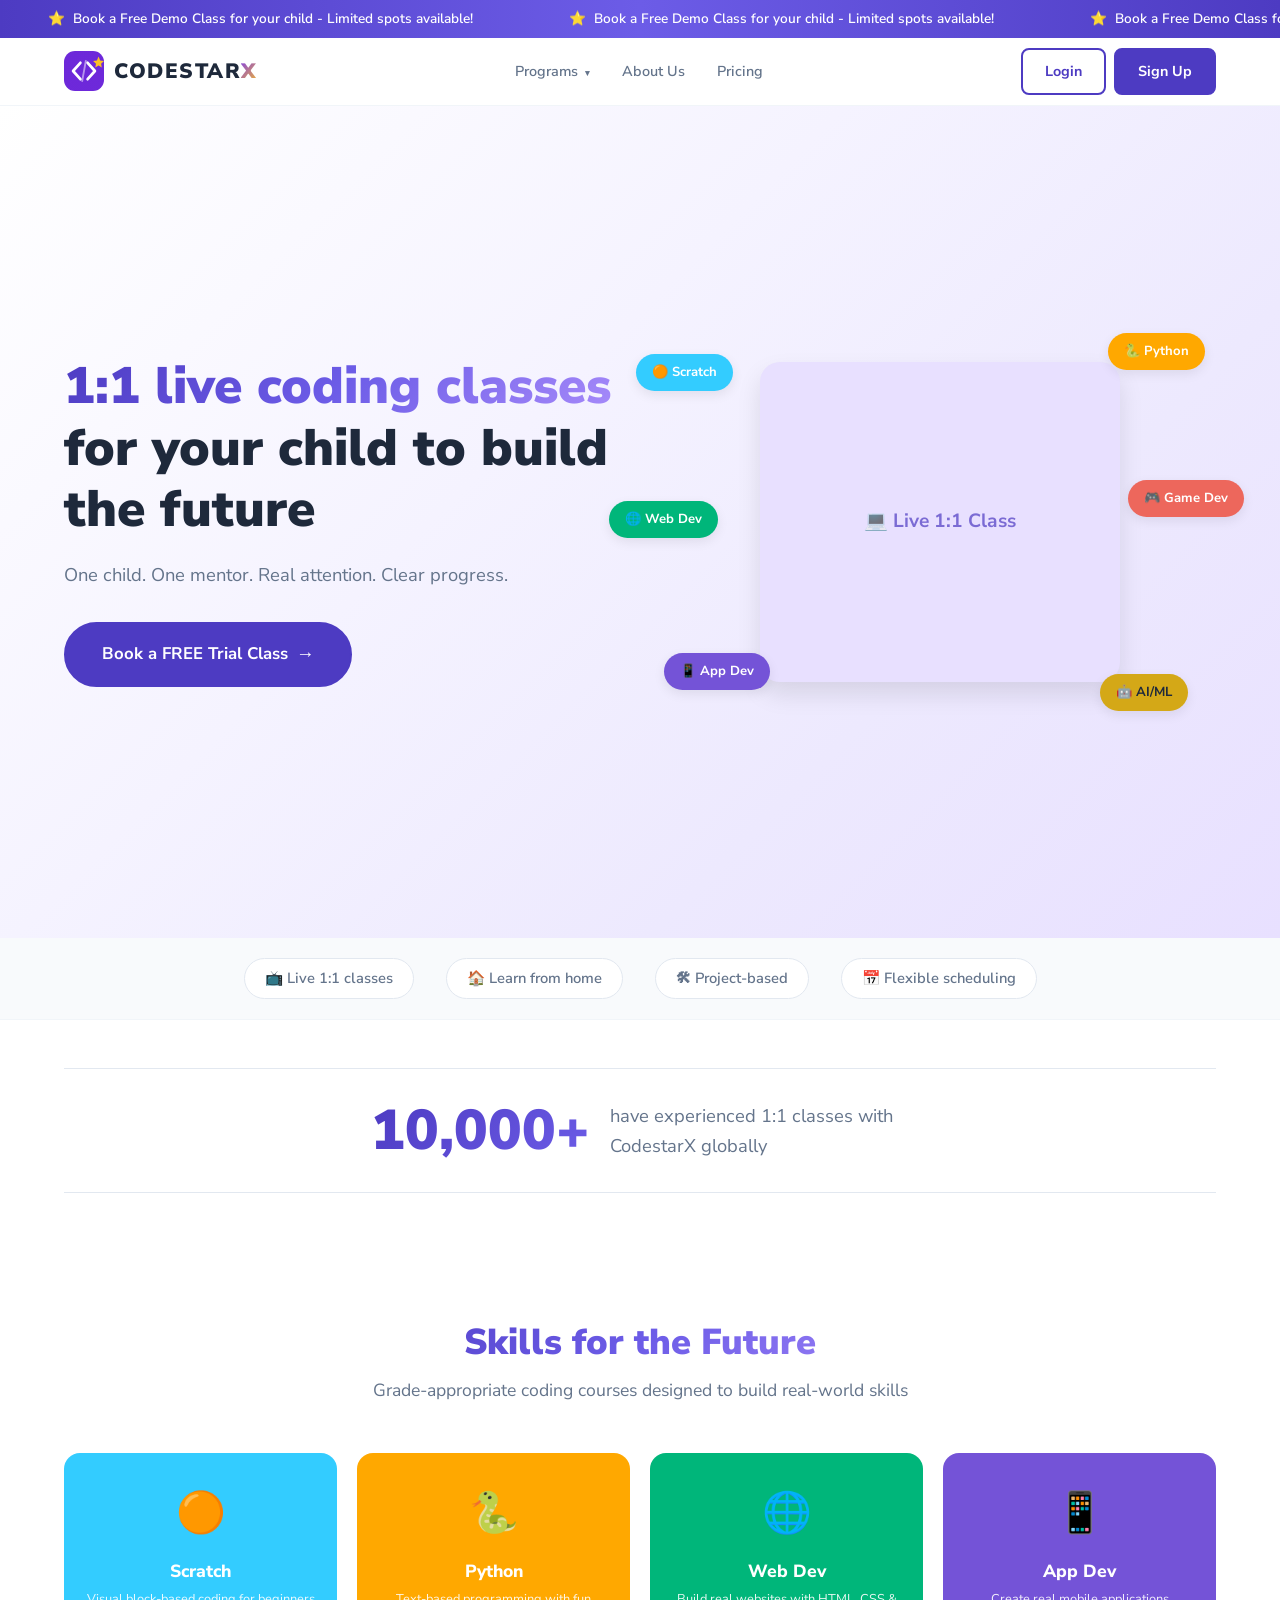
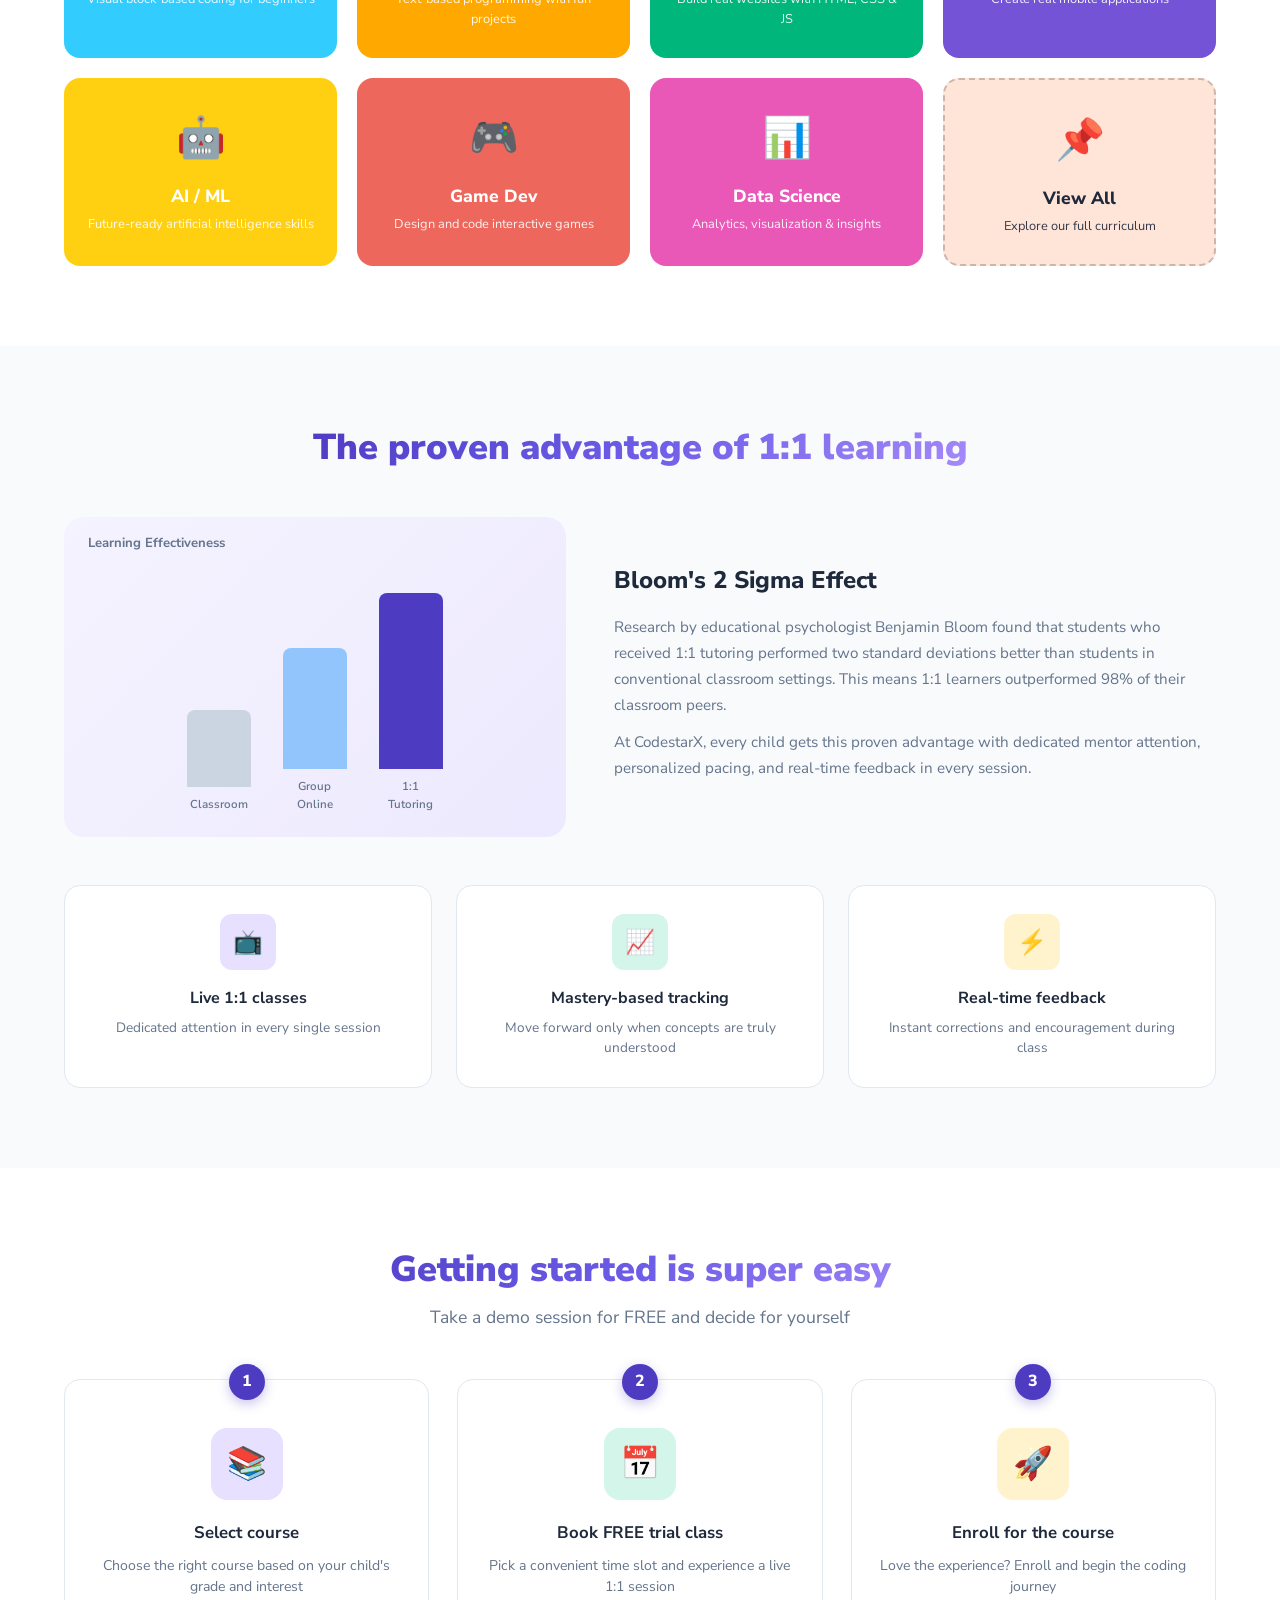
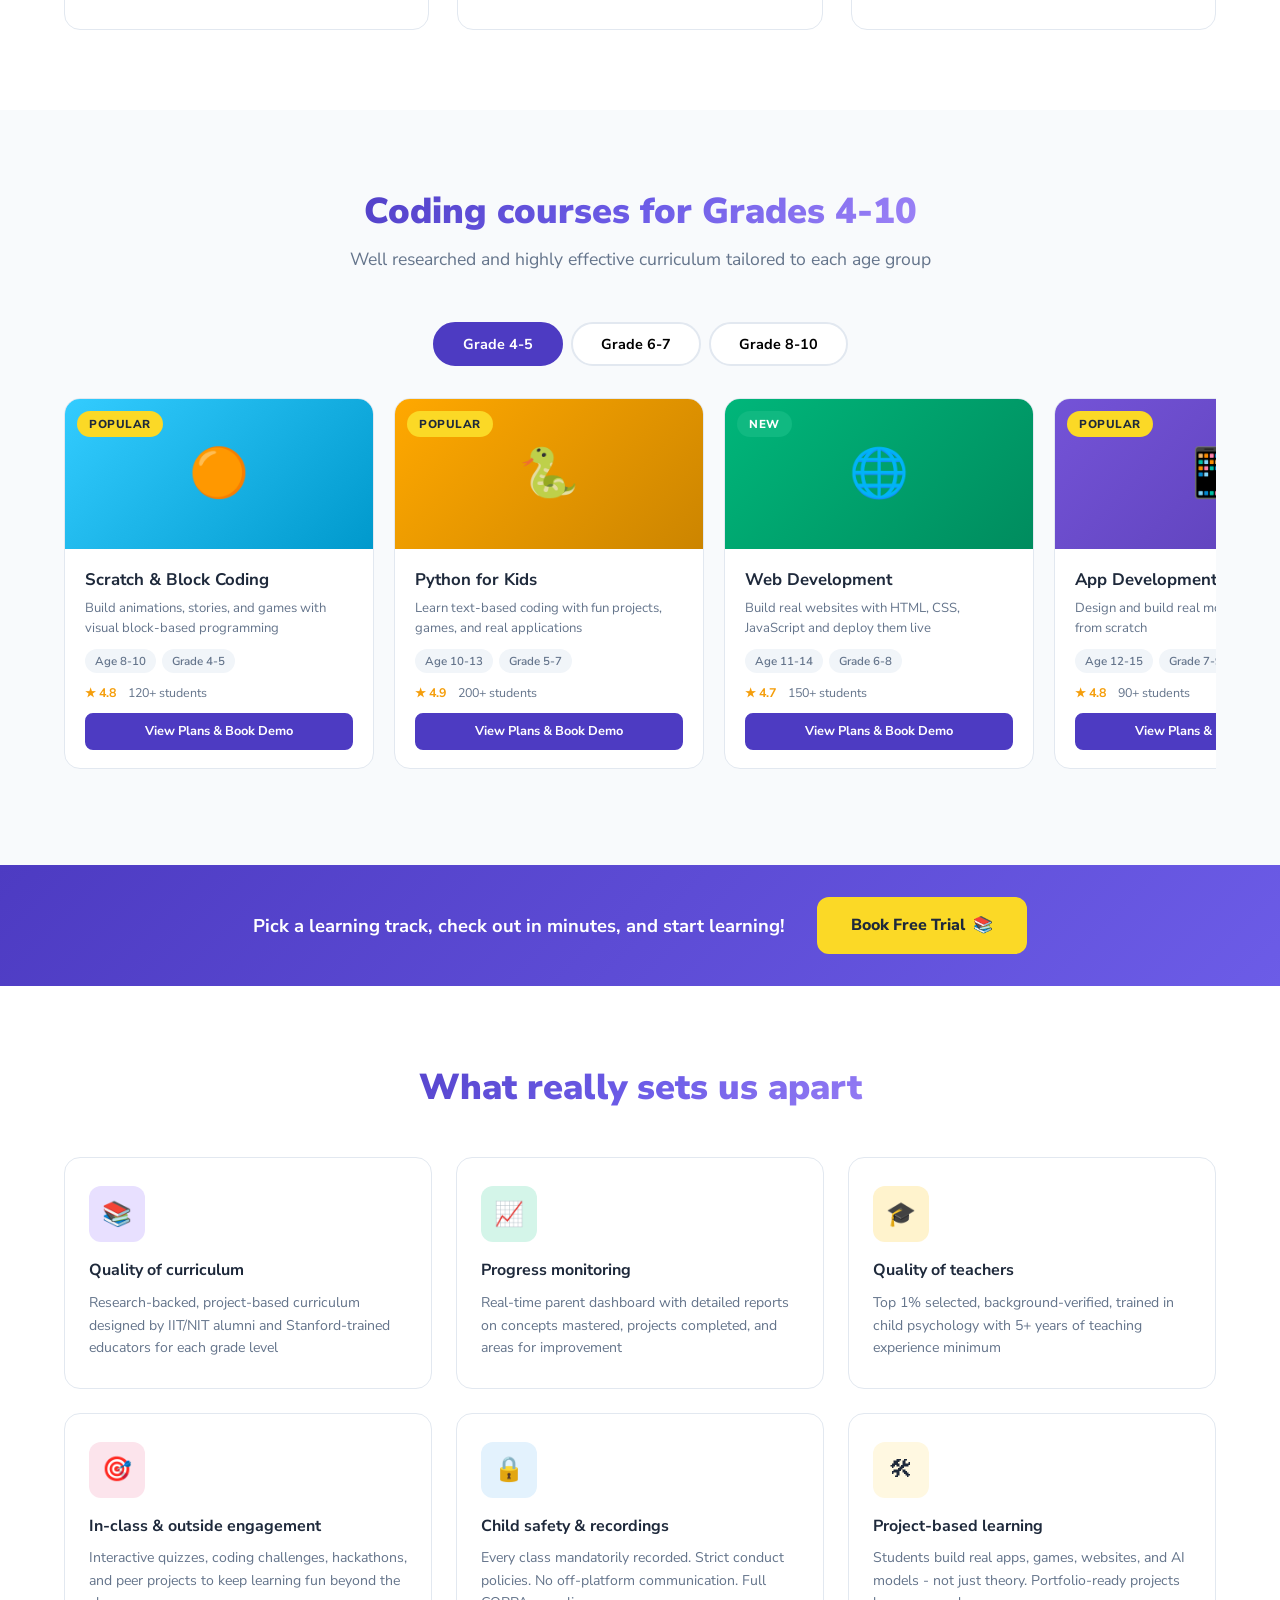
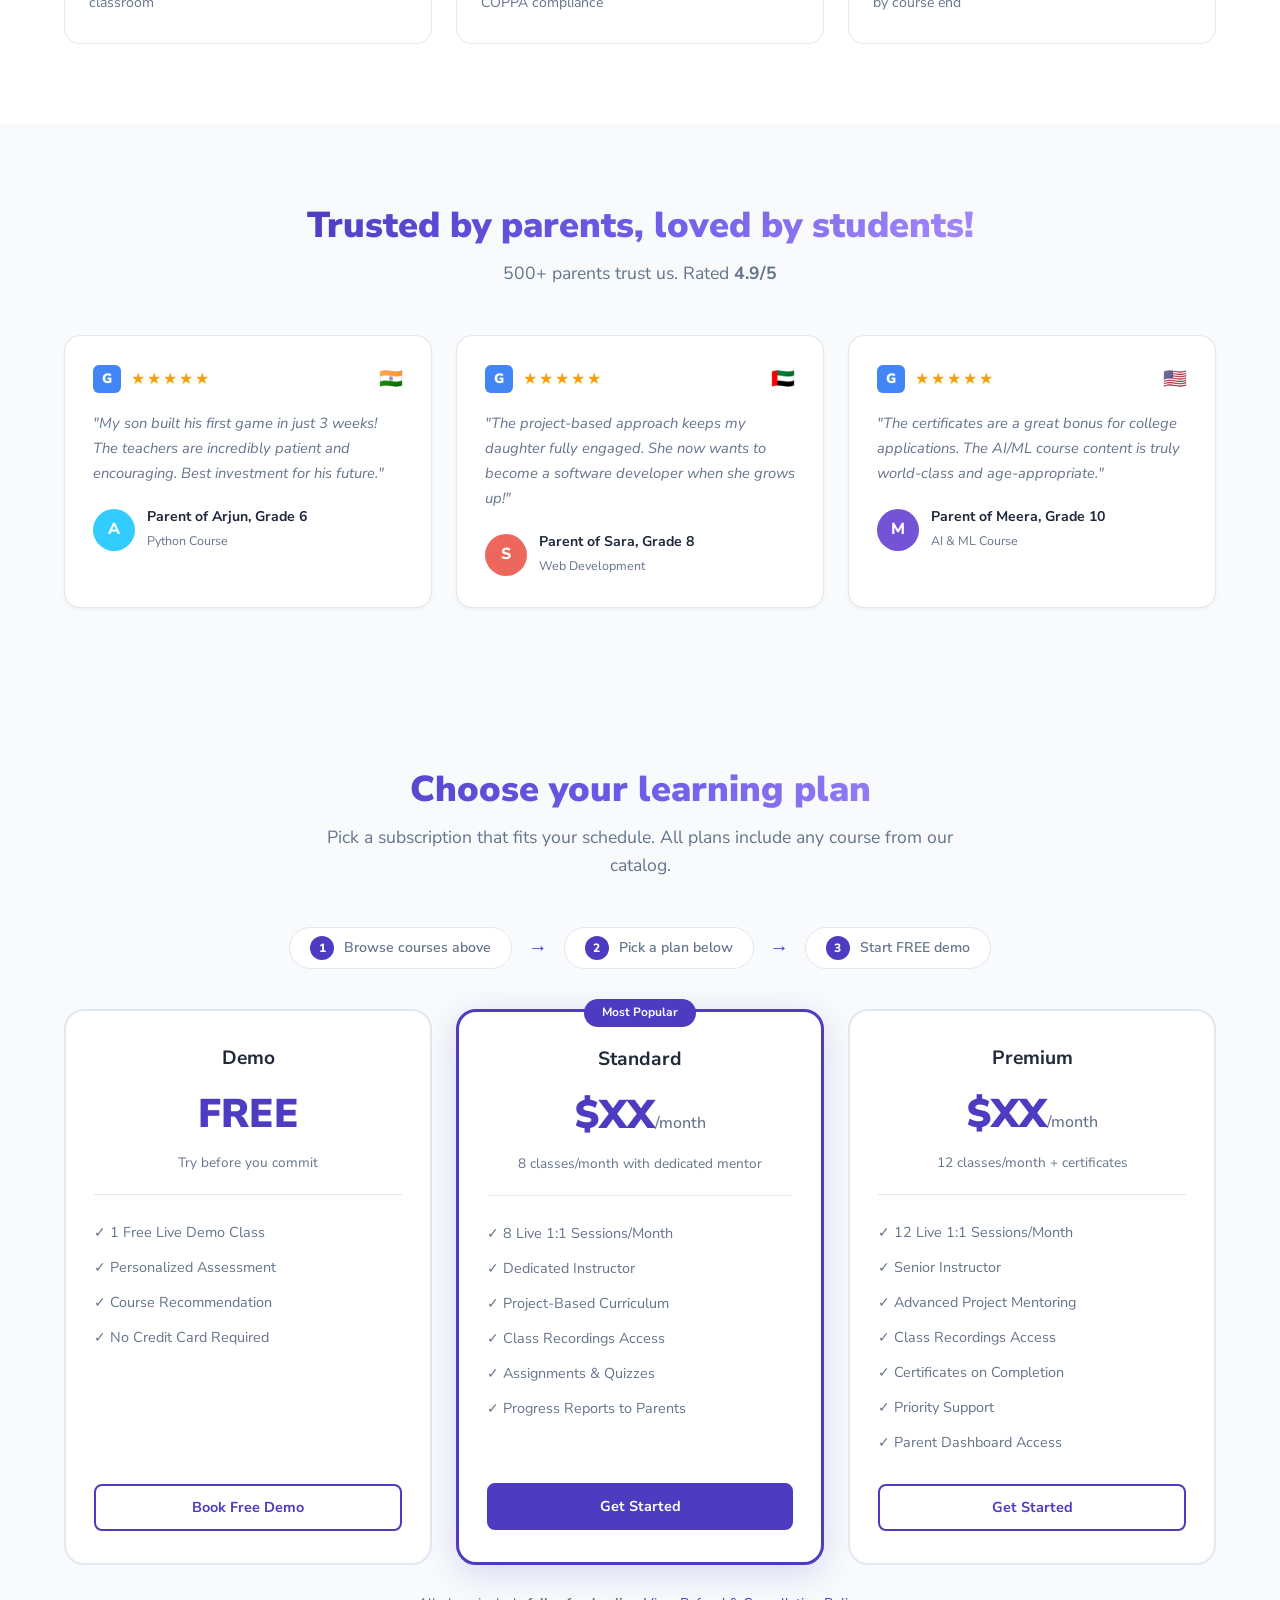
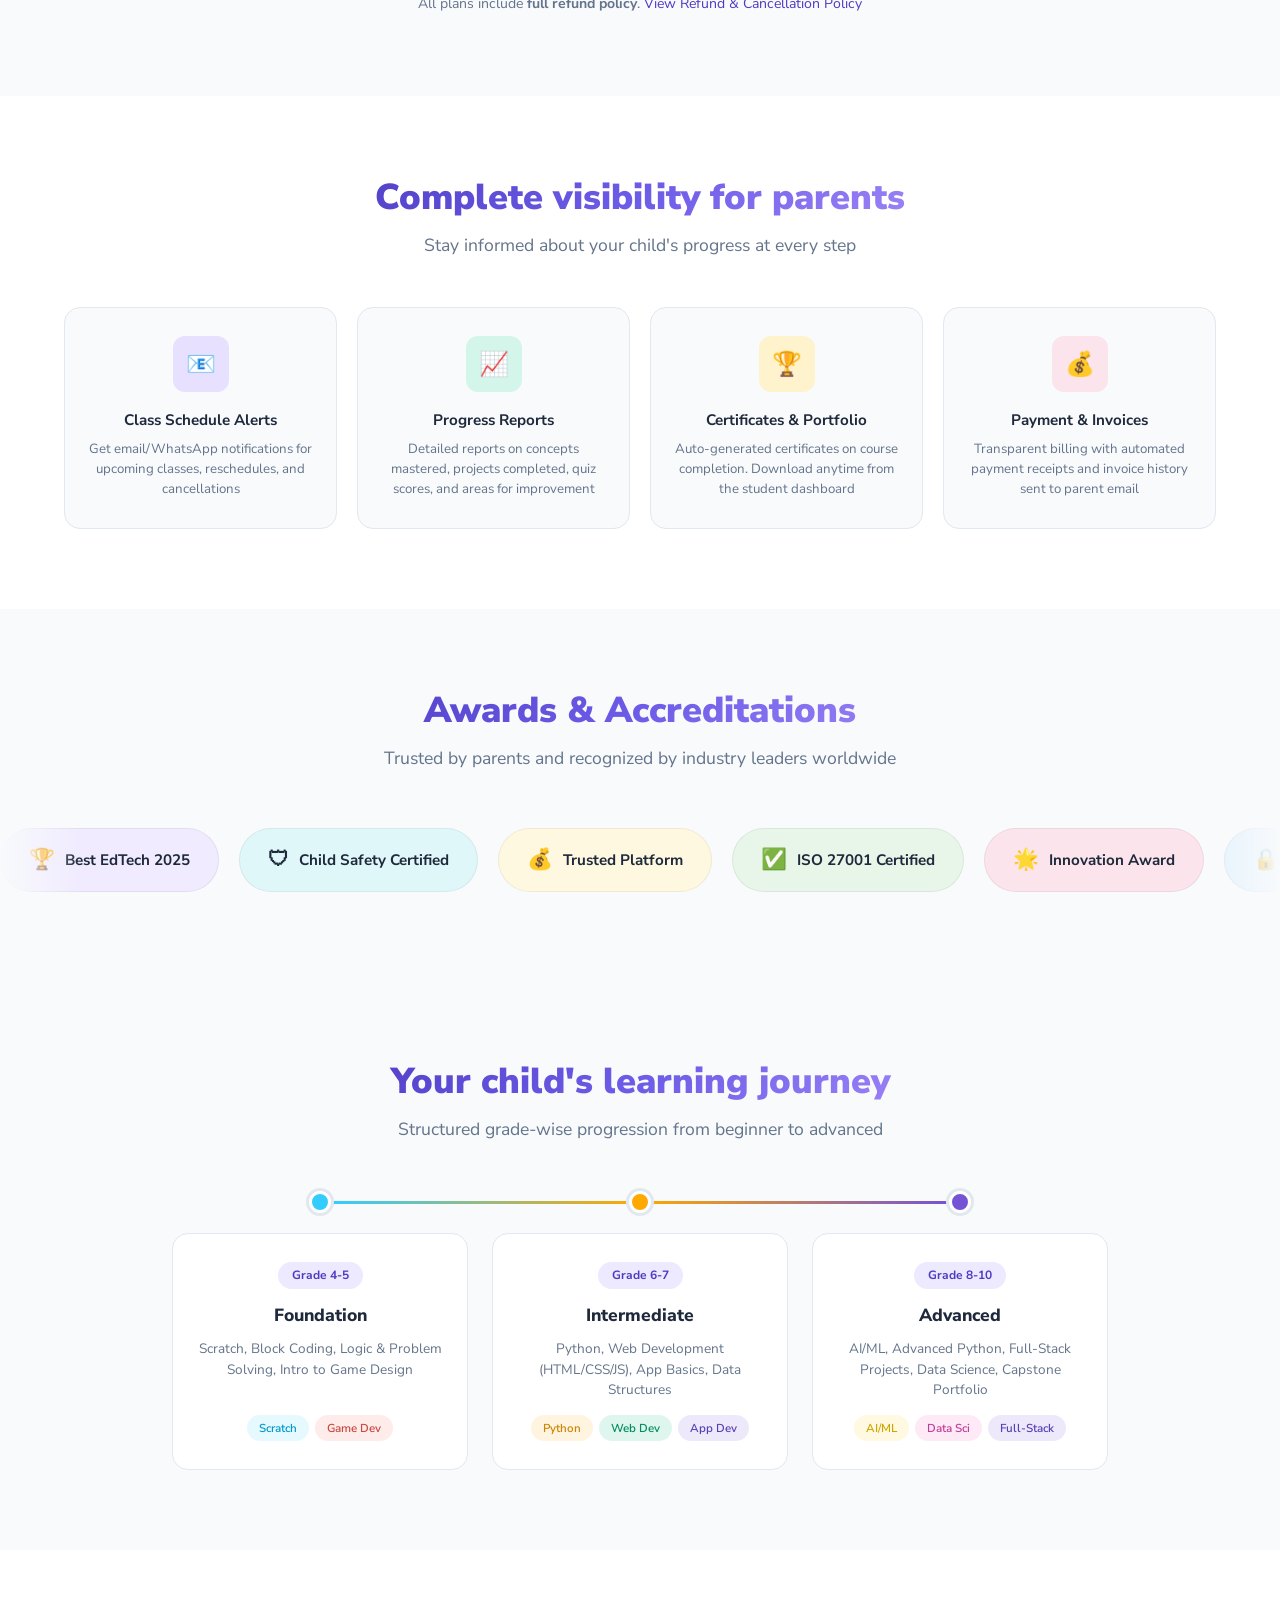
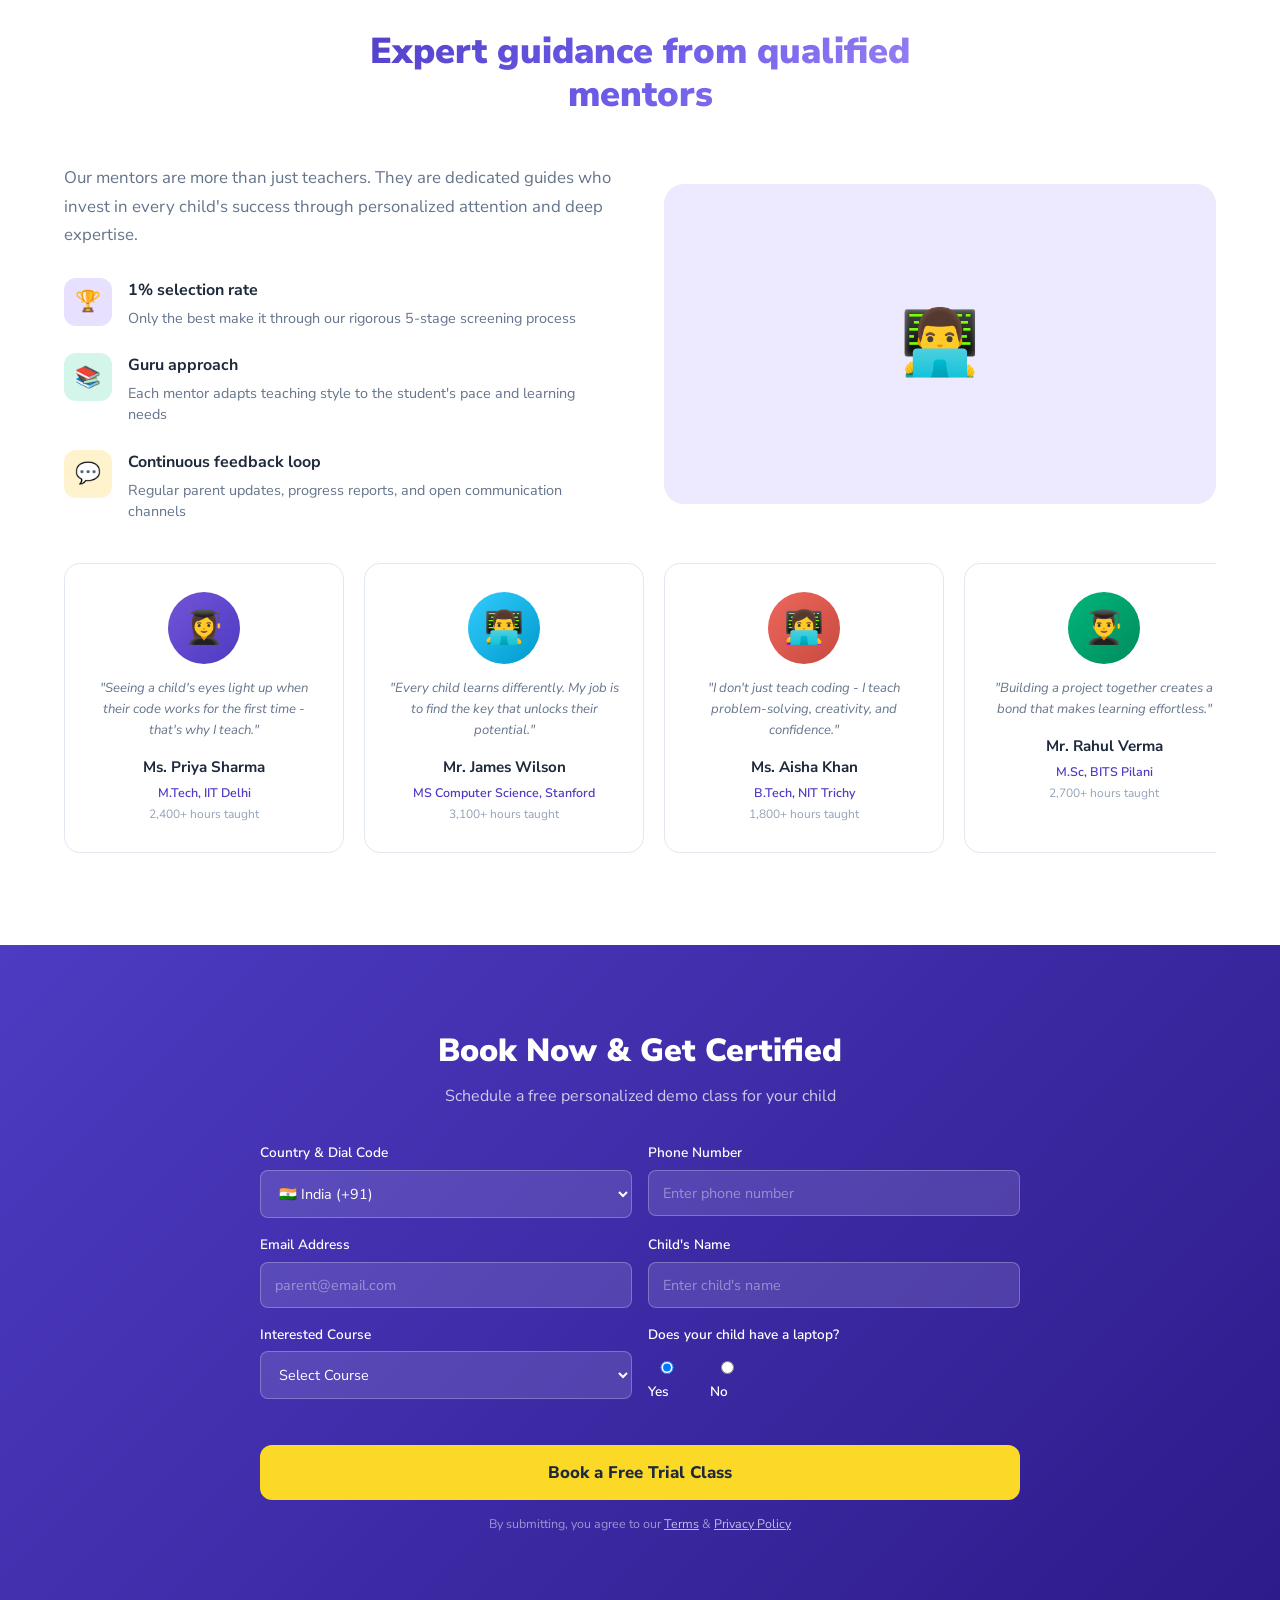
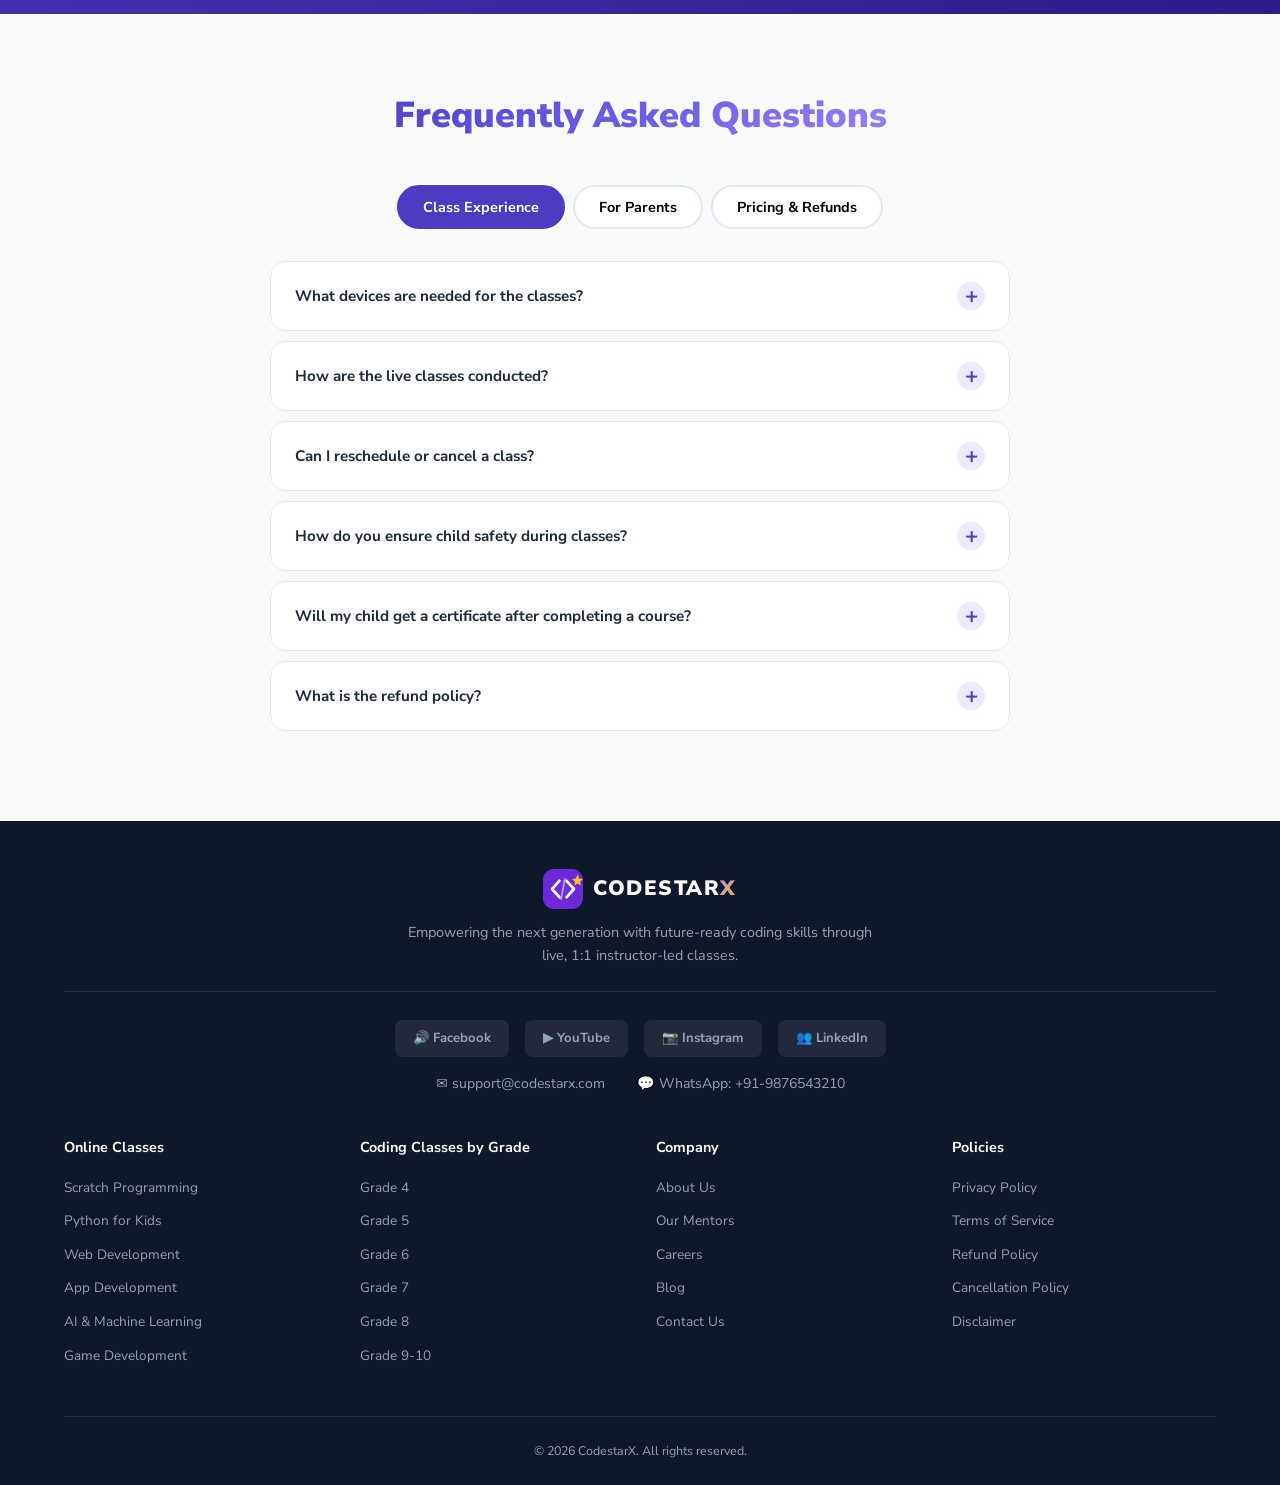
<file: wireframe/index.html>
<!DOCTYPE html>
<html lang="en">
<head>
    <meta charset="UTF-8">
    <meta name="viewport" content="width=device-width, initial-scale=1.0">
    <title>CodestarX - Build the Future | 1:1 Live Coding Classes for Kids</title>
    <link rel="stylesheet" href="styles.css">
    <link href="https://fonts.googleapis.com/css2?family=Nunito+Sans:wght@400;500;600;700;800;900&display=swap" rel="stylesheet">
</head>
<body>

    <!-- ========== 1. SCROLLING ANNOUNCEMENT BAR ========== -->
    <div class="announcement-bar">
        <div class="announcement-track">
            <span class="announcement-text">Book a Free Demo Class for your child - Limited spots available!</span>
            <span class="announcement-text">Book a Free Demo Class for your child - Limited spots available!</span>
            <span class="announcement-text">Book a Free Demo Class for your child - Limited spots available!</span>
            <span class="announcement-text">Book a Free Demo Class for your child - Limited spots available!</span>
            <span class="announcement-text">Book a Free Demo Class for your child - Limited spots available!</span>
            <span class="announcement-text">Book a Free Demo Class for your child - Limited spots available!</span>
            <span class="announcement-text">Book a Free Demo Class for your child - Limited spots available!</span>
            <span class="announcement-text">Book a Free Demo Class for your child - Limited spots available!</span>
            <span class="announcement-text">Book a Free Demo Class for your child - Limited spots available!</span>
            <span class="announcement-text">Book a Free Demo Class for your child - Limited spots available!</span>
            <span class="announcement-text">Book a Free Demo Class for your child - Limited spots available!</span>
            <span class="announcement-text">Book a Free Demo Class for your child - Limited spots available!</span>
        </div>
    </div>

    <!-- ========== 2. STICKY HEADER ========== -->
    <header class="header" id="header">
        <div class="container header-inner">
            <a href="#hero" class="logo">
                <span class="logo-icon">
                    <svg viewBox="0 0 44 44" fill="none" xmlns="http://www.w3.org/2000/svg">
                        <rect width="44" height="44" rx="12" fill="url(#lgH)"/>
                        <path d="M18 13l-8 9 8 9" stroke="#fff" stroke-width="3" stroke-linecap="round" stroke-linejoin="round"/>
                        <path d="M26 13l8 9-8 9" stroke="#fff" stroke-width="3" stroke-linecap="round" stroke-linejoin="round"/>
                        <path d="M24 11l-4 22" stroke="rgba(255,255,255,0.5)" stroke-width="2" stroke-linecap="round"/>
                        <polygon points="38,6 39.8,10.5 44,11 40.8,14 41.6,18.2 38,16 34.4,18.2 35.2,14 32,11 36.2,10.5" fill="#FBBF24"/>
                        <defs>
                            <linearGradient id="lgH" x1="0" y1="0" x2="44" y2="44">
                                <stop offset="0%" stop-color="#6D28D9"/>
                                <stop offset="50%" stop-color="#7C3AED"/>
                                <stop offset="100%" stop-color="#4F46E5"/>
                            </linearGradient>
                        </defs>
                    </svg>
                </span>
                <span class="logo-text">CODESTAR<span class="logo-x">X</span></span>
            </a>
            <nav class="main-nav" id="mainNav">
                <ul>
                    <li class="has-dropdown">
                        <a href="#programs">Programs <span class="arrow">&#9662;</span></a>
                        <ul class="dropdown">
                            <li><a href="#programs">&#128992; Scratch</a></li>
                            <li><a href="#programs">&#128013; Python</a></li>
                            <li><a href="#programs">&#127760; Web Dev</a></li>
                            <li><a href="#programs">&#128241; App Dev</a></li>
                            <li><a href="#programs">&#129302; AI/ML</a></li>
                            <li><a href="#programs">&#127918; Game Dev</a></li>
                            <li class="dropdown-divider"></li>
                            <li><a href="#programs">&#128204; View All Programs</a></li>
                        </ul>
                    </li>
                    <li><a href="#why-us">About Us</a></li>
                    <li><a href="#pricing">Pricing</a></li>
                </ul>
            </nav>
            <div class="header-actions">
                <a href="#" class="btn btn-outline-header">Login</a>
                <a href="#booking" class="btn btn-primary">Sign Up</a>
            </div>
            <button class="mobile-menu-btn" id="mobileMenuBtn" aria-label="Menu">
                <span></span><span></span><span></span>
            </button>
        </div>
        <!-- Mobile Menu -->
        <div class="mobile-menu" id="mobileMenu">
            <ul>
                <li><a href="#programs">Programs</a></li>
                <li><a href="#why-us">About Us</a></li>
                <li><a href="#pricing">Pricing</a></li>
                <li><a href="#" class="btn btn-outline-header" style="margin-bottom:8px;">Login</a></li>
                <li><a href="#booking" class="btn btn-primary">Sign Up</a></li>
            </ul>
        </div>
    </header>

    <!-- ========== 3. HERO SECTION (Codeyoung Style - Light Gradient) ========== -->
    <section class="hero" id="hero">
        <div class="container hero-inner">
            <div class="hero-left">
                <h1 class="hero-heading">
                    <span class="gradient-text">1:1 live coding classes</span> for your child to build the future
                </h1>
                <p class="hero-subtitle">One child. One mentor. Real attention. Clear progress.</p>
                <a href="#booking" class="btn btn-primary btn-large hero-cta">
                    Book a FREE Trial Class <span class="btn-arrow">&#8594;</span>
                </a>
            </div>
            <div class="hero-right">
                <div class="hero-image-placeholder">
                    <div class="hero-placeholder-text">&#128187; Live 1:1 Class</div>
                </div>
                <!-- Floating subject labels -->
                <div class="hero-label hero-label-scratch">&#128992; Scratch</div>
                <div class="hero-label hero-label-python">&#128013; Python</div>
                <div class="hero-label hero-label-webdev">&#127760; Web Dev</div>
                <div class="hero-label hero-label-appdev">&#128241; App Dev</div>
                <div class="hero-label hero-label-aiml">&#129302; AI/ML</div>
                <div class="hero-label hero-label-gamedev">&#127918; Game Dev</div>
            </div>
        </div>
    </section>

    <!-- ========== 4. ACHIEVEMENT INFO BAR ========== -->
    <section class="info-bar">
        <div class="container">
            <div class="info-pills">
                <div class="info-pill">&#128250; Live 1:1 classes</div>
                <div class="info-pill">&#127968; Learn from home</div>
                <div class="info-pill">&#128736; Project-based</div>
                <div class="info-pill">&#128197; Flexible scheduling</div>
            </div>
        </div>
    </section>

    <!-- ========== 5. STUDENT COUNT BAR ========== -->
    <section class="student-count-bar">
        <div class="container">
            <div class="student-count-divider"></div>
            <div class="student-count-inner">
                <div class="student-count-number" id="studentCounter">10,000+</div>
                <div class="student-count-text">have experienced 1:1 classes with CodestarX globally</div>
            </div>
            <div class="student-count-divider"></div>
        </div>
    </section>

    <!-- ========== 6. SKILLS FOR THE FUTURE ========== -->
    <section class="section skills" id="programs">
        <div class="container">
            <div class="section-header">
                <h2 class="gradient-text">Skills for the Future</h2>
                <p>Grade-appropriate coding courses designed to build real-world skills</p>
            </div>
            <div class="skills-grid">
                <div class="skill-card" style="background: #33CCFF;">
                    <div class="skill-emoji">&#128992;</div>
                    <h3>Scratch</h3>
                    <p>Visual block-based coding for beginners</p>
                </div>
                <div class="skill-card" style="background: #FFA800;">
                    <div class="skill-emoji">&#128013;</div>
                    <h3>Python</h3>
                    <p>Text-based programming with fun projects</p>
                </div>
                <div class="skill-card" style="background: #00B67A;">
                    <div class="skill-emoji">&#127760;</div>
                    <h3>Web Dev</h3>
                    <p>Build real websites with HTML, CSS & JS</p>
                </div>
                <div class="skill-card" style="background: #7453D7;">
                    <div class="skill-emoji">&#128241;</div>
                    <h3>App Dev</h3>
                    <p>Create real mobile applications</p>
                </div>
                <div class="skill-card" style="background: #FFCF11;">
                    <div class="skill-emoji">&#129302;</div>
                    <h3>AI / ML</h3>
                    <p>Future-ready artificial intelligence skills</p>
                </div>
                <div class="skill-card" style="background: #ED675C;">
                    <div class="skill-emoji">&#127918;</div>
                    <h3>Game Dev</h3>
                    <p>Design and code interactive games</p>
                </div>
                <div class="skill-card" style="background: #E958B7;">
                    <div class="skill-emoji">&#128202;</div>
                    <h3>Data Science</h3>
                    <p>Analytics, visualization & insights</p>
                </div>
                <div class="skill-card skill-card-cta" style="background: #FFE4D8;">
                    <div class="skill-emoji">&#128204;</div>
                    <h3>View All</h3>
                    <p>Explore our full curriculum</p>
                </div>
            </div>
        </div>
    </section>

    <!-- ========== 7. PROVEN ADVANTAGE ========== -->
    <section class="section proven-advantage" id="proven-advantage">
        <div class="container">
            <div class="section-header">
                <h2 class="gradient-text">The proven advantage of 1:1 learning</h2>
            </div>
            <div class="proven-inner">
                <div class="proven-visual">
                    <div class="proven-chart-box">
                        <div class="chart-bar chart-bar-1">
                            <div class="chart-fill" style="height: 35%;"></div>
                            <span class="chart-label">Classroom</span>
                        </div>
                        <div class="chart-bar chart-bar-2">
                            <div class="chart-fill" style="height: 55%;"></div>
                            <span class="chart-label">Group Online</span>
                        </div>
                        <div class="chart-bar chart-bar-3">
                            <div class="chart-fill" style="height: 95%;"></div>
                            <span class="chart-label">1:1 Tutoring</span>
                        </div>
                        <div class="chart-title">Learning Effectiveness</div>
                    </div>
                </div>
                <div class="proven-content">
                    <h3>Bloom's 2 Sigma Effect</h3>
                    <p>Research by educational psychologist Benjamin Bloom found that students who received 1:1 tutoring performed two standard deviations better than students in conventional classroom settings. This means 1:1 learners outperformed 98% of their classroom peers.</p>
                    <p>At CodestarX, every child gets this proven advantage with dedicated mentor attention, personalized pacing, and real-time feedback in every session.</p>
                </div>
            </div>
            <div class="advantage-cards">
                <div class="advantage-card">
                    <div class="advantage-icon" style="background: #E8E0FF;">&#128250;</div>
                    <h4>Live 1:1 classes</h4>
                    <p>Dedicated attention in every single session</p>
                </div>
                <div class="advantage-card">
                    <div class="advantage-icon" style="background: #D4F5E9;">&#128200;</div>
                    <h4>Mastery-based tracking</h4>
                    <p>Move forward only when concepts are truly understood</p>
                </div>
                <div class="advantage-card">
                    <div class="advantage-icon" style="background: #FFF3CD;">&#9889;</div>
                    <h4>Real-time feedback</h4>
                    <p>Instant corrections and encouragement during class</p>
                </div>
            </div>
        </div>
    </section>

    <!-- ========== 8. GETTING STARTED ========== -->
    <section class="section getting-started" id="getting-started">
        <div class="container">
            <div class="section-header">
                <h2 class="gradient-text">Getting started is super easy</h2>
                <p>Take a demo session for FREE and decide for yourself</p>
            </div>
            <div class="steps-grid">
                <div class="step-card">
                    <div class="step-number">1</div>
                    <div class="step-icon-box" style="background: #E8E0FF;">&#128218;</div>
                    <h4>Select course</h4>
                    <p>Choose the right course based on your child's grade and interest</p>
                </div>
                <div class="step-card">
                    <div class="step-number">2</div>
                    <div class="step-icon-box" style="background: #D4F5E9;">&#128197;</div>
                    <h4>Book FREE trial class</h4>
                    <p>Pick a convenient time slot and experience a live 1:1 session</p>
                </div>
                <div class="step-card">
                    <div class="step-number">3</div>
                    <div class="step-icon-box" style="background: #FFF3CD;">&#128640;</div>
                    <h4>Enroll for the course</h4>
                    <p>Love the experience? Enroll and begin the coding journey</p>
                </div>
            </div>
        </div>
    </section>

    <!-- ========== 9. COURSE CARDS ========== -->
    <section class="section courses" id="courses">
        <div class="container">
            <div class="section-header">
                <h2 class="gradient-text">Coding courses for Grades 4-10</h2>
                <p>Well researched and highly effective curriculum tailored to each age group</p>
            </div>
            <div class="grade-filters">
                <button class="grade-btn active">Grade 4-5</button>
                <button class="grade-btn">Grade 6-7</button>
                <button class="grade-btn">Grade 8-10</button>
            </div>
            <div class="course-scroll">
                <div class="course-card">
                    <div class="course-img" style="background: linear-gradient(135deg, #33CCFF, #0099CC);">
                        <span class="course-badge badge-popular">Popular</span>
                        <span class="course-emoji">&#128992;</span>
                    </div>
                    <div class="course-body">
                        <h4>Scratch & Block Coding</h4>
                        <p class="course-desc">Build animations, stories, and games with visual block-based programming</p>
                        <div class="course-tags">
                            <span class="tag">Age 8-10</span>
                            <span class="tag">Grade 4-5</span>
                        </div>
                        <div class="course-meta">
                            <span class="rating">&#9733; 4.8</span>
                            <span>120+ students</span>
                        </div>
                        <a href="#pricing" class="btn btn-primary btn-small btn-full">View Plans & Book Demo</a>
                    </div>
                </div>
                <div class="course-card">
                    <div class="course-img" style="background: linear-gradient(135deg, #FFA800, #CC8500);">
                        <span class="course-badge badge-popular">Popular</span>
                        <span class="course-emoji">&#128013;</span>
                    </div>
                    <div class="course-body">
                        <h4>Python for Kids</h4>
                        <p class="course-desc">Learn text-based coding with fun projects, games, and real applications</p>
                        <div class="course-tags">
                            <span class="tag">Age 10-13</span>
                            <span class="tag">Grade 5-7</span>
                        </div>
                        <div class="course-meta">
                            <span class="rating">&#9733; 4.9</span>
                            <span>200+ students</span>
                        </div>
                        <a href="#pricing" class="btn btn-primary btn-small btn-full">View Plans &amp; Book Demo</a>
                    </div>
                </div>
                <div class="course-card">
                    <div class="course-img" style="background: linear-gradient(135deg, #00B67A, #008C5E);">
                        <span class="course-badge badge-new">New</span>
                        <span class="course-emoji">&#127760;</span>
                    </div>
                    <div class="course-body">
                        <h4>Web Development</h4>
                        <p class="course-desc">Build real websites with HTML, CSS, JavaScript and deploy them live</p>
                        <div class="course-tags">
                            <span class="tag">Age 11-14</span>
                            <span class="tag">Grade 6-8</span>
                        </div>
                        <div class="course-meta">
                            <span class="rating">&#9733; 4.7</span>
                            <span>150+ students</span>
                        </div>
                        <a href="#pricing" class="btn btn-primary btn-small btn-full">View Plans &amp; Book Demo</a>
                    </div>
                </div>
                <div class="course-card">
                    <div class="course-img" style="background: linear-gradient(135deg, #7453D7, #5A3FB5);">
                        <span class="course-badge badge-popular">Popular</span>
                        <span class="course-emoji">&#128241;</span>
                    </div>
                    <div class="course-body">
                        <h4>App Development</h4>
                        <p class="course-desc">Design and build real mobile applications from scratch</p>
                        <div class="course-tags">
                            <span class="tag">Age 12-15</span>
                            <span class="tag">Grade 7-9</span>
                        </div>
                        <div class="course-meta">
                            <span class="rating">&#9733; 4.8</span>
                            <span>90+ students</span>
                        </div>
                        <a href="#pricing" class="btn btn-primary btn-small btn-full">View Plans &amp; Book Demo</a>
                    </div>
                </div>
                <div class="course-card">
                    <div class="course-img" style="background: linear-gradient(135deg, #FFCF11, #CCA500);">
                        <span class="course-badge badge-new">New</span>
                        <span class="course-emoji">&#129302;</span>
                    </div>
                    <div class="course-body">
                        <h4>AI & Machine Learning</h4>
                        <p class="course-desc">Explore artificial intelligence, machine learning models, and smart projects</p>
                        <div class="course-tags">
                            <span class="tag">Age 13-16</span>
                            <span class="tag">Grade 8-10</span>
                        </div>
                        <div class="course-meta">
                            <span class="rating">&#9733; 4.9</span>
                            <span>80+ students</span>
                        </div>
                        <a href="#pricing" class="btn btn-primary btn-small btn-full">View Plans &amp; Book Demo</a>
                    </div>
                </div>
                <div class="course-card">
                    <div class="course-img" style="background: linear-gradient(135deg, #ED675C, #C84A40);">
                        <span class="course-badge badge-popular">Popular</span>
                        <span class="course-emoji">&#127918;</span>
                    </div>
                    <div class="course-body">
                        <h4>Game Development</h4>
                        <p class="course-desc">Design, code, and publish interactive games with real game engines</p>
                        <div class="course-tags">
                            <span class="tag">Age 10-14</span>
                            <span class="tag">Grade 5-8</span>
                        </div>
                        <div class="course-meta">
                            <span class="rating">&#9733; 4.8</span>
                            <span>110+ students</span>
                        </div>
                        <a href="#pricing" class="btn btn-primary btn-small btn-full">View Plans &amp; Book Demo</a>
                    </div>
                </div>
            </div>
        </div>
    </section>

    <!-- ========== NEW: QUICK CHECKOUT CTA STRIP (Codeyoung style) ========== -->
    <section class="checkout-strip">
        <div class="container">
            <div class="checkout-strip-inner">
                <div class="checkout-strip-text">Pick a learning track, check out in minutes, and start learning!</div>
                <a href="#booking" class="btn btn-accent btn-large">Book Free Trial <span>&#128218;</span></a>
            </div>
        </div>
    </section>

    <!-- ========== 10. WHAT SETS US APART ========== -->
    <section class="section why-choose" id="why-us">
        <div class="container">
            <div class="section-header">
                <h2 class="gradient-text">What really sets us apart</h2>
            </div>
            <div class="features-grid">
                <div class="feature-card">
                    <div class="feature-icon" style="background: #E8E0FF;">&#128218;</div>
                    <h4>Quality of curriculum</h4>
                    <p>Research-backed, project-based curriculum designed by IIT/NIT alumni and Stanford-trained educators for each grade level</p>
                </div>
                <div class="feature-card">
                    <div class="feature-icon" style="background: #D4F5E9;">&#128200;</div>
                    <h4>Progress monitoring</h4>
                    <p>Real-time parent dashboard with detailed reports on concepts mastered, projects completed, and areas for improvement</p>
                </div>
                <div class="feature-card">
                    <div class="feature-icon" style="background: #FFF3CD;">&#127891;</div>
                    <h4>Quality of teachers</h4>
                    <p>Top 1% selected, background-verified, trained in child psychology with 5+ years of teaching experience minimum</p>
                </div>
                <div class="feature-card">
                    <div class="feature-icon" style="background: #FCE4EC;">&#127919;</div>
                    <h4>In-class & outside engagement</h4>
                    <p>Interactive quizzes, coding challenges, hackathons, and peer projects to keep learning fun beyond the classroom</p>
                </div>
                <div class="feature-card">
                    <div class="feature-icon" style="background: #E3F2FD;">&#128274;</div>
                    <h4>Child safety & recordings</h4>
                    <p>Every class mandatorily recorded. Strict conduct policies. No off-platform communication. Full COPPA compliance</p>
                </div>
                <div class="feature-card">
                    <div class="feature-icon" style="background: #FFF8E1;">&#128736;</div>
                    <h4>Project-based learning</h4>
                    <p>Students build real apps, games, websites, and AI models - not just theory. Portfolio-ready projects by course end</p>
                </div>
            </div>
        </div>
    </section>

    <!-- ========== 11. TESTIMONIALS ========== -->
    <section class="section testimonials" id="testimonials">
        <div class="container">
            <div class="section-header">
                <h2 class="gradient-text">Trusted by parents, loved by students!</h2>
                <p>500+ parents trust us. Rated <strong>4.9/5</strong></p>
            </div>
            <div class="testimonial-grid">
                <div class="testimonial-card">
                    <div class="testimonial-top">
                        <div class="google-badge">G</div>
                        <div class="testimonial-stars">&#9733;&#9733;&#9733;&#9733;&#9733;</div>
                        <span class="country-flag">&#127470;&#127475;</span>
                    </div>
                    <p class="testimonial-quote">"My son built his first game in just 3 weeks! The teachers are incredibly patient and encouraging. Best investment for his future."</p>
                    <div class="testimonial-author">
                        <div class="author-avatar" style="background: #33CCFF;">A</div>
                        <div>
                            <strong>Parent of Arjun, Grade 6</strong>
                            <span>Python Course</span>
                        </div>
                    </div>
                </div>
                <div class="testimonial-card">
                    <div class="testimonial-top">
                        <div class="google-badge">G</div>
                        <div class="testimonial-stars">&#9733;&#9733;&#9733;&#9733;&#9733;</div>
                        <span class="country-flag">&#127462;&#127466;</span>
                    </div>
                    <p class="testimonial-quote">"The project-based approach keeps my daughter fully engaged. She now wants to become a software developer when she grows up!"</p>
                    <div class="testimonial-author">
                        <div class="author-avatar" style="background: #ED675C;">S</div>
                        <div>
                            <strong>Parent of Sara, Grade 8</strong>
                            <span>Web Development</span>
                        </div>
                    </div>
                </div>
                <div class="testimonial-card">
                    <div class="testimonial-top">
                        <div class="google-badge">G</div>
                        <div class="testimonial-stars">&#9733;&#9733;&#9733;&#9733;&#9733;</div>
                        <span class="country-flag">&#127482;&#127480;</span>
                    </div>
                    <p class="testimonial-quote">"The certificates are a great bonus for college applications. The AI/ML course content is truly world-class and age-appropriate."</p>
                    <div class="testimonial-author">
                        <div class="author-avatar" style="background: #7453D7;">M</div>
                        <div>
                            <strong>Parent of Meera, Grade 10</strong>
                            <span>AI & ML Course</span>
                        </div>
                    </div>
                </div>
            </div>
        </div>
    </section>

    <!-- ========== NEW: PRICING PLANS (from PRD) ========== -->
    <section class="section pricing" id="pricing">
        <div class="container">
            <div class="section-header">
                <h2 class="gradient-text">Choose your learning plan</h2>
                <p>Pick a subscription that fits your schedule. All plans include any course from our catalog.</p>
            </div>
            <div class="pricing-flow">
                <div class="pricing-flow-step">
                    <span class="pricing-flow-num">1</span>
                    <span>Browse courses above</span>
                </div>
                <span class="pricing-flow-arrow">&#8594;</span>
                <div class="pricing-flow-step">
                    <span class="pricing-flow-num">2</span>
                    <span>Pick a plan below</span>
                </div>
                <span class="pricing-flow-arrow">&#8594;</span>
                <div class="pricing-flow-step">
                    <span class="pricing-flow-num">3</span>
                    <span>Start FREE demo</span>
                </div>
            </div>
            <div class="pricing-grid">
                <div class="pricing-card">
                    <div class="pricing-header-card">
                        <h3>Demo</h3>
                        <div class="pricing-price">FREE</div>
                        <p>Try before you commit</p>
                    </div>
                    <ul class="pricing-features">
                        <li>&#10003; 1 Free Live Demo Class</li>
                        <li>&#10003; Personalized Assessment</li>
                        <li>&#10003; Course Recommendation</li>
                        <li>&#10003; No Credit Card Required</li>
                    </ul>
                    <a href="#booking" class="btn btn-outline btn-full">Book Free Demo</a>
                </div>
                <div class="pricing-card pricing-featured">
                    <div class="pricing-badge">Most Popular</div>
                    <div class="pricing-header-card">
                        <h3>Standard</h3>
                        <div class="pricing-price">$XX<span>/month</span></div>
                        <p>8 classes/month with dedicated mentor</p>
                    </div>
                    <ul class="pricing-features">
                        <li>&#10003; 8 Live 1:1 Sessions/Month</li>
                        <li>&#10003; Dedicated Instructor</li>
                        <li>&#10003; Project-Based Curriculum</li>
                        <li>&#10003; Class Recordings Access</li>
                        <li>&#10003; Assignments & Quizzes</li>
                        <li>&#10003; Progress Reports to Parents</li>
                    </ul>
                    <a href="#booking" class="btn btn-primary btn-full">Get Started</a>
                </div>
                <div class="pricing-card">
                    <div class="pricing-header-card">
                        <h3>Premium</h3>
                        <div class="pricing-price">$XX<span>/month</span></div>
                        <p>12 classes/month + certificates</p>
                    </div>
                    <ul class="pricing-features">
                        <li>&#10003; 12 Live 1:1 Sessions/Month</li>
                        <li>&#10003; Senior Instructor</li>
                        <li>&#10003; Advanced Project Mentoring</li>
                        <li>&#10003; Class Recordings Access</li>
                        <li>&#10003; Certificates on Completion</li>
                        <li>&#10003; Priority Support</li>
                        <li>&#10003; Parent Dashboard Access</li>
                    </ul>
                    <a href="#booking" class="btn btn-outline btn-full">Get Started</a>
                </div>
            </div>
            <p class="pricing-note">All plans include <strong>full refund policy</strong>. <a href="#">View Refund & Cancellation Policy</a></p>
        </div>
    </section>

    <!-- ========== NEW: PARENT VISIBILITY (from PRD) ========== -->
    <section class="section parent-section" id="parents">
        <div class="container">
            <div class="section-header">
                <h2 class="gradient-text">Complete visibility for parents</h2>
                <p>Stay informed about your child's progress at every step</p>
            </div>
            <div class="parent-grid">
                <div class="parent-card">
                    <div class="parent-icon" style="background: #E8E0FF;">&#128231;</div>
                    <h4>Class Schedule Alerts</h4>
                    <p>Get email/WhatsApp notifications for upcoming classes, reschedules, and cancellations</p>
                </div>
                <div class="parent-card">
                    <div class="parent-icon" style="background: #D4F5E9;">&#128200;</div>
                    <h4>Progress Reports</h4>
                    <p>Detailed reports on concepts mastered, projects completed, quiz scores, and areas for improvement</p>
                </div>
                <div class="parent-card">
                    <div class="parent-icon" style="background: #FFF3CD;">&#127942;</div>
                    <h4>Certificates & Portfolio</h4>
                    <p>Auto-generated certificates on course completion. Download anytime from the student dashboard</p>
                </div>
                <div class="parent-card">
                    <div class="parent-icon" style="background: #FCE4EC;">&#128176;</div>
                    <h4>Payment & Invoices</h4>
                    <p>Transparent billing with automated payment receipts and invoice history sent to parent email</p>
                </div>
            </div>
        </div>
    </section>

    <!-- ========== AWARDS & ACCREDITATIONS ========== -->
    <section class="section awards">
        <div class="container">
            <div class="section-header">
                <h2 class="gradient-text">Awards & Accreditations</h2>
                <p>Trusted by parents and recognized by industry leaders worldwide</p>
            </div>
        </div>
        <div class="awards-marquee-wrapper">
            <div class="awards-marquee-track">
                <div class="award-pill" style="background:#F0EBFF;"><span>&#127942;</span> Best EdTech 2025</div>
                <div class="award-pill" style="background:#E0F7FA;"><span>&#128737;</span> Child Safety Certified</div>
                <div class="award-pill" style="background:#FFF8E1;"><span>&#128176;</span> Trusted Platform</div>
                <div class="award-pill" style="background:#E8F5E9;"><span>&#9989;</span> ISO 27001 Certified</div>
                <div class="award-pill" style="background:#FCE4EC;"><span>&#127775;</span> Innovation Award</div>
                <div class="award-pill" style="background:#E3F2FD;"><span>&#128274;</span> COPPA Compliant</div>
                <div class="award-pill" style="background:#FFF3E0;"><span>&#127891;</span> STEM Accredited</div>
                <div class="award-pill" style="background:#F3E5F5;"><span>&#128200;</span> Top Rated Platform</div>
                <div class="award-pill" style="background:#E0F2F1;"><span>&#128196;</span> GDPR Compliant</div>
                <!-- Duplicate for seamless loop -->
                <div class="award-pill" style="background:#F0EBFF;"><span>&#127942;</span> Best EdTech 2025</div>
                <div class="award-pill" style="background:#E0F7FA;"><span>&#128737;</span> Child Safety Certified</div>
                <div class="award-pill" style="background:#FFF8E1;"><span>&#128176;</span> Trusted Platform</div>
                <div class="award-pill" style="background:#E8F5E9;"><span>&#9989;</span> ISO 27001 Certified</div>
                <div class="award-pill" style="background:#FCE4EC;"><span>&#127775;</span> Innovation Award</div>
                <div class="award-pill" style="background:#E3F2FD;"><span>&#128274;</span> COPPA Compliant</div>
                <div class="award-pill" style="background:#FFF3E0;"><span>&#127891;</span> STEM Accredited</div>
                <div class="award-pill" style="background:#F3E5F5;"><span>&#128200;</span> Top Rated Platform</div>
                <div class="award-pill" style="background:#E0F2F1;"><span>&#128196;</span> GDPR Compliant</div>
            </div>
        </div>
    </section>

    <!-- ========== NEW: CURRICULUM PROGRESSION PATH (from PRD) ========== -->
    <section class="section curriculum-path" id="curriculum">
        <div class="container">
            <div class="section-header">
                <h2 class="gradient-text">Your child's learning journey</h2>
                <p>Structured grade-wise progression from beginner to advanced</p>
            </div>
            <div class="path-timeline">
                <div class="path-item">
                    <div class="path-dot" style="background: #33CCFF;"></div>
                    <div class="path-content">
                        <div class="path-grade">Grade 4-5</div>
                        <h4>Foundation</h4>
                        <p>Scratch, Block Coding, Logic & Problem Solving, Intro to Game Design</p>
                        <div class="path-tags">
                            <span style="background:#33CCFF20;color:#0099CC;">Scratch</span>
                            <span style="background:#ED675C20;color:#C84A40;">Game Dev</span>
                        </div>
                    </div>
                </div>
                <div class="path-connector"></div>
                <div class="path-item">
                    <div class="path-dot" style="background: #FFA800;"></div>
                    <div class="path-content">
                        <div class="path-grade">Grade 6-7</div>
                        <h4>Intermediate</h4>
                        <p>Python, Web Development (HTML/CSS/JS), App Basics, Data Structures</p>
                        <div class="path-tags">
                            <span style="background:#FFA80020;color:#CC8500;">Python</span>
                            <span style="background:#00B67A20;color:#008C5E;">Web Dev</span>
                            <span style="background:#7453D720;color:#5A3FB5;">App Dev</span>
                        </div>
                    </div>
                </div>
                <div class="path-connector"></div>
                <div class="path-item">
                    <div class="path-dot" style="background: #7453D7;"></div>
                    <div class="path-content">
                        <div class="path-grade">Grade 8-10</div>
                        <h4>Advanced</h4>
                        <p>AI/ML, Advanced Python, Full-Stack Projects, Data Science, Capstone Portfolio</p>
                        <div class="path-tags">
                            <span style="background:#FFCF1120;color:#CCA500;">AI/ML</span>
                            <span style="background:#E958B720;color:#C23D99;">Data Sci</span>
                            <span style="background:#7453D720;color:#5A3FB5;">Full-Stack</span>
                        </div>
                    </div>
                </div>
            </div>
        </div>
    </section>

    <!-- ========== 12. TEACHER/MENTOR CARDS ========== -->
    <section class="section mentors" id="mentors">
        <div class="container">
            <div class="section-header">
                <h2 class="gradient-text">Expert guidance from qualified mentors</h2>
            </div>
            <div class="mentors-inner">
                <div class="mentors-top">
                    <div class="mentors-left">
                        <p class="mentors-desc">Our mentors are more than just teachers. They are dedicated guides who invest in every child's success through personalized attention and deep expertise.</p>
                        <div class="mentor-quality-points">
                            <div class="quality-point">
                                <div class="quality-icon" style="background: #E8E0FF;">&#127942;</div>
                                <div>
                                    <h4>1% selection rate</h4>
                                    <p>Only the best make it through our rigorous 5-stage screening process</p>
                                </div>
                            </div>
                            <div class="quality-point">
                                <div class="quality-icon" style="background: #D4F5E9;">&#128218;</div>
                                <div>
                                    <h4>Guru approach</h4>
                                    <p>Each mentor adapts teaching style to the student's pace and learning needs</p>
                                </div>
                            </div>
                            <div class="quality-point">
                                <div class="quality-icon" style="background: #FFF3CD;">&#128172;</div>
                                <div>
                                    <h4>Continuous feedback loop</h4>
                                    <p>Regular parent updates, progress reports, and open communication channels</p>
                                </div>
                            </div>
                        </div>
                    </div>
                    <div class="mentors-right-preview">&#128104;&#8205;&#128187;</div>
                </div>
                <div class="mentors-bottom">
                    <div class="mentor-cards-scroll">
                        <div class="mentor-card">
                            <div class="mentor-avatar" style="background: linear-gradient(135deg, #7453D7, #4D3BC2);">
                                <span>&#128105;&#8205;&#127891;</span>
                            </div>
                            <p class="mentor-quote">"Seeing a child's eyes light up when their code works for the first time - that's why I teach."</p>
                            <h4>Ms. Priya Sharma</h4>
                            <span class="mentor-degree">M.Tech, IIT Delhi</span>
                            <span class="mentor-hours">2,400+ hours taught</span>
                        </div>
                        <div class="mentor-card">
                            <div class="mentor-avatar" style="background: linear-gradient(135deg, #33CCFF, #0099CC);">
                                <span>&#128104;&#8205;&#128187;</span>
                            </div>
                            <p class="mentor-quote">"Every child learns differently. My job is to find the key that unlocks their potential."</p>
                            <h4>Mr. James Wilson</h4>
                            <span class="mentor-degree">MS Computer Science, Stanford</span>
                            <span class="mentor-hours">3,100+ hours taught</span>
                        </div>
                        <div class="mentor-card">
                            <div class="mentor-avatar" style="background: linear-gradient(135deg, #ED675C, #C84A40);">
                                <span>&#128105;&#8205;&#128187;</span>
                            </div>
                            <p class="mentor-quote">"I don't just teach coding - I teach problem-solving, creativity, and confidence."</p>
                            <h4>Ms. Aisha Khan</h4>
                            <span class="mentor-degree">B.Tech, NIT Trichy</span>
                            <span class="mentor-hours">1,800+ hours taught</span>
                        </div>
                        <div class="mentor-card">
                            <div class="mentor-avatar" style="background: linear-gradient(135deg, #00B67A, #008C5E);">
                                <span>&#128104;&#8205;&#127891;</span>
                            </div>
                            <p class="mentor-quote">"Building a project together creates a bond that makes learning effortless."</p>
                            <h4>Mr. Rahul Verma</h4>
                            <span class="mentor-degree">M.Sc, BITS Pilani</span>
                            <span class="mentor-hours">2,700+ hours taught</span>
                        </div>
                    </div>
                </div>
            </div>
        </div>
    </section>

    <!-- ========== 13. BOOKING FORM ========== -->
    <section class="section booking" id="booking">
        <div class="container">
            <div class="booking-inner">
                <div class="booking-form-wrap">
                    <h2>Book Now & Get Certified</h2>
                    <p>Schedule a free personalized demo class for your child</p>
                    <form onsubmit="return false;">
                        <div class="form-row">
                            <div class="form-group">
                                <label>Country & Dial Code</label>
                                <select>
                                    <option>&#127470;&#127475; India (+91)</option>
                                    <option>&#127482;&#127480; USA (+1)</option>
                                    <option>&#127468;&#127463; UK (+44)</option>
                                    <option>&#127462;&#127466; UAE (+971)</option>
                                    <option>&#127464;&#127462; Canada (+1)</option>
                                    <option>&#127462;&#127482; Australia (+61)</option>
                                    <option>&#127480;&#127468; Singapore (+65)</option>
                                </select>
                            </div>
                            <div class="form-group">
                                <label>Phone Number</label>
                                <input type="tel" placeholder="Enter phone number">
                            </div>
                        </div>
                        <div class="form-row">
                            <div class="form-group">
                                <label>Email Address</label>
                                <input type="email" placeholder="parent@email.com">
                            </div>
                            <div class="form-group">
                                <label>Child's Name</label>
                                <input type="text" placeholder="Enter child's name">
                            </div>
                        </div>
                        <div class="form-row">
                            <div class="form-group">
                                <label>Interested Course</label>
                                <select>
                                    <option>Select Course</option>
                                    <option>Scratch Programming</option>
                                    <option>Python for Kids</option>
                                    <option>Web Development</option>
                                    <option>App Development</option>
                                    <option>AI & Machine Learning</option>
                                    <option>Game Development</option>
                                    <option>Data Science</option>
                                </select>
                            </div>
                            <div class="form-group">
                                <label>Does your child have a laptop?</label>
                                <div class="radio-group">
                                    <label class="radio-option">
                                        <input type="radio" name="laptop" value="yes" checked> Yes
                                    </label>
                                    <label class="radio-option">
                                        <input type="radio" name="laptop" value="no"> No
                                    </label>
                                </div>
                            </div>
                        </div>
                        <button type="submit" class="btn btn-primary btn-large btn-full">Book a Free Trial Class</button>
                        <p class="form-disclaimer">By submitting, you agree to our <a href="#">Terms</a> & <a href="#">Privacy Policy</a></p>
                    </form>
                </div>
            </div>
        </div>
    </section>

    <!-- ========== 14. FAQ ========== -->
    <section class="section faq" id="faq">
        <div class="container">
            <div class="section-header">
                <h2 class="gradient-text">Frequently Asked Questions</h2>
            </div>
            <div class="faq-tabs">
                <button class="faq-tab active">Class Experience</button>
                <button class="faq-tab">For Parents</button>
                <button class="faq-tab">Pricing & Refunds</button>
            </div>
            <div class="faq-list">
                <div class="faq-item">
                    <div class="faq-question">
                        <h4>What devices are needed for the classes?</h4>
                        <span class="faq-toggle">+</span>
                    </div>
                    <div class="faq-answer">
                        <p>A laptop or tablet with a stable internet connection, webcam, and microphone is required. Chromebooks work great too. We recommend a screen size of at least 11 inches for the best experience.</p>
                    </div>
                </div>
                <div class="faq-item">
                    <div class="faq-question">
                        <h4>How are the live classes conducted?</h4>
                        <span class="faq-toggle">+</span>
                    </div>
                    <div class="faq-answer">
                        <p>Classes are conducted live via our secure platform with video, audio, and screen sharing. Each class is 50 minutes long. All sessions are mandatorily recorded for safety and review.</p>
                    </div>
                </div>
                <div class="faq-item">
                    <div class="faq-question">
                        <h4>Can I reschedule or cancel a class?</h4>
                        <span class="faq-toggle">+</span>
                    </div>
                    <div class="faq-answer">
                        <p>Yes! Students can reschedule classes up to 4 hours before the scheduled time through their dashboard. Cancellations are subject to our flexible cancellation policy.</p>
                    </div>
                </div>
                <div class="faq-item">
                    <div class="faq-question">
                        <h4>How do you ensure child safety during classes?</h4>
                        <span class="faq-toggle">+</span>
                    </div>
                    <div class="faq-answer">
                        <p>Every class is mandatorily recorded. Teachers follow a strict code of conduct. No private off-platform communication is allowed. All instructors are background-verified.</p>
                    </div>
                </div>
                <div class="faq-item">
                    <div class="faq-question">
                        <h4>Will my child get a certificate after completing a course?</h4>
                        <span class="faq-toggle">+</span>
                    </div>
                    <div class="faq-answer">
                        <p>Yes! Certificates are auto-generated upon course completion and can be downloaded from the student dashboard. These are great for college applications and extracurricular portfolios.</p>
                    </div>
                </div>
                <div class="faq-item">
                    <div class="faq-question">
                        <h4>What is the refund policy?</h4>
                        <span class="faq-toggle">+</span>
                    </div>
                    <div class="faq-answer">
                        <p>We offer a flexible refund policy. If you're not satisfied within the first 7 days, you can request a full refund. Please refer to our refund & cancellation policy page for full details.</p>
                    </div>
                </div>
            </div>
        </div>
    </section>

    <!-- ========== 15. FOOTER ========== -->
    <footer class="footer">
        <div class="container">
            <!-- Footer Logo -->
            <div class="footer-logo-row">
                <a href="#hero" class="logo footer-logo-link">
                    <span class="logo-icon">
                        <svg viewBox="0 0 44 44" fill="none" xmlns="http://www.w3.org/2000/svg">
                            <rect width="44" height="44" rx="12" fill="url(#lgF)"/>
                            <path d="M18 13l-8 9 8 9" stroke="#fff" stroke-width="3" stroke-linecap="round" stroke-linejoin="round"/>
                            <path d="M26 13l8 9-8 9" stroke="#fff" stroke-width="3" stroke-linecap="round" stroke-linejoin="round"/>
                            <path d="M24 11l-4 22" stroke="rgba(255,255,255,0.5)" stroke-width="2" stroke-linecap="round"/>
                            <polygon points="38,6 39.8,10.5 44,11 40.8,14 41.6,18.2 38,16 34.4,18.2 35.2,14 32,11 36.2,10.5" fill="#FBBF24"/>
                            <defs>
                                <linearGradient id="lgF" x1="0" y1="0" x2="44" y2="44">
                                    <stop offset="0%" stop-color="#6D28D9"/>
                                    <stop offset="50%" stop-color="#7C3AED"/>
                                    <stop offset="100%" stop-color="#4F46E5"/>
                                </linearGradient>
                            </defs>
                        </svg>
                    </span>
                    <span class="logo-text">CODESTAR<span class="logo-x">X</span></span>
                </a>
                <p class="footer-tagline">Empowering the next generation with future-ready coding skills through live, 1:1 instructor-led classes.</p>
            </div>
            <!-- Social links row -->
            <div class="footer-social-row">
                <a href="#" title="Facebook">&#128266; Facebook</a>
                <a href="#" title="YouTube">&#9654; YouTube</a>
                <a href="#" title="Instagram">&#128247; Instagram</a>
                <a href="#" title="LinkedIn">&#128101; LinkedIn</a>
            </div>
            <div class="footer-contact-row">
                <span>&#9993; support@codestarx.com</span>
                <span>&#128172; WhatsApp: +91-9876543210</span>
            </div>
            <div class="footer-grid">
                <div class="footer-col">
                    <h4>Online Classes</h4>
                    <ul>
                        <li><a href="#programs">Scratch Programming</a></li>
                        <li><a href="#programs">Python for Kids</a></li>
                        <li><a href="#programs">Web Development</a></li>
                        <li><a href="#programs">App Development</a></li>
                        <li><a href="#programs">AI & Machine Learning</a></li>
                        <li><a href="#programs">Game Development</a></li>
                    </ul>
                </div>
                <div class="footer-col">
                    <h4>Coding Classes by Grade</h4>
                    <ul>
                        <li><a href="#courses">Grade 4</a></li>
                        <li><a href="#courses">Grade 5</a></li>
                        <li><a href="#courses">Grade 6</a></li>
                        <li><a href="#courses">Grade 7</a></li>
                        <li><a href="#courses">Grade 8</a></li>
                        <li><a href="#courses">Grade 9-10</a></li>
                    </ul>
                </div>
                <div class="footer-col">
                    <h4>Company</h4>
                    <ul>
                        <li><a href="#why-us">About Us</a></li>
                        <li><a href="#mentors">Our Mentors</a></li>
                        <li><a href="#">Careers</a></li>
                        <li><a href="#">Blog</a></li>
                        <li><a href="#booking">Contact Us</a></li>
                    </ul>
                </div>
                <div class="footer-col">
                    <h4>Policies</h4>
                    <ul>
                        <li><a href="#">Privacy Policy</a></li>
                        <li><a href="#">Terms of Service</a></li>
                        <li><a href="#">Refund Policy</a></li>
                        <li><a href="#">Cancellation Policy</a></li>
                        <li><a href="#">Disclaimer</a></li>
                    </ul>
                </div>
            </div>
            <div class="footer-bottom">
                <p>&copy; 2026 CodestarX. All rights reserved.</p>
            </div>
        </div>
    </footer>

    <!-- ========== 16. MOBILE STICKY CTA ========== -->
    <div class="mobile-sticky-cta">
        <a href="#booking" class="btn btn-primary btn-full">Book a FREE trial class</a>
    </div>

    <!-- ========== INLINE JAVASCRIPT ========== -->
    <script>
        // FAQ accordion toggle
        document.querySelectorAll('.faq-question').forEach(function(question) {
            question.addEventListener('click', function() {
                var item = this.parentElement;
                var answer = item.querySelector('.faq-answer');
                var toggle = this.querySelector('.faq-toggle');
                var isOpen = answer.style.display === 'block';

                // Close all
                document.querySelectorAll('.faq-answer').forEach(function(a) {
                    a.style.display = 'none';
                });
                document.querySelectorAll('.faq-toggle').forEach(function(t) {
                    t.textContent = '+';
                });

                // Open clicked if it was closed
                if (!isOpen) {
                    answer.style.display = 'block';
                    toggle.textContent = '-';
                }
            });
        });

        // Mobile menu toggle
        var menuBtn = document.getElementById('mobileMenuBtn');
        var mobileMenu = document.getElementById('mobileMenu');
        menuBtn.addEventListener('click', function() {
            mobileMenu.classList.toggle('open');
            menuBtn.classList.toggle('active');
        });

        // Close mobile menu on link click
        mobileMenu.querySelectorAll('a').forEach(function(link) {
            link.addEventListener('click', function() {
                mobileMenu.classList.remove('open');
                menuBtn.classList.remove('active');
            });
        });

        // Smooth scroll for anchor links
        document.querySelectorAll('a[href^="#"]').forEach(function(anchor) {
            anchor.addEventListener('click', function(e) {
                var targetId = this.getAttribute('href');
                if (targetId === '#') return;
                var target = document.querySelector(targetId);
                if (target) {
                    e.preventDefault();
                    var headerHeight = document.querySelector('.header').offsetHeight;
                    var targetPos = target.getBoundingClientRect().top + window.pageYOffset - headerHeight - 10;
                    window.scrollTo({ top: targetPos, behavior: 'smooth' });
                }
            });
        });

        // Header scroll state
        window.addEventListener('scroll', function() {
            var header = document.getElementById('header');
            if (window.scrollY > 50) {
                header.classList.add('scrolled');
            } else {
                header.classList.remove('scrolled');
            }
        });

        // FAQ tab switching
        document.querySelectorAll('.faq-tab').forEach(function(tab) {
            tab.addEventListener('click', function() {
                document.querySelectorAll('.faq-tab').forEach(function(t) {
                    t.classList.remove('active');
                });
                this.classList.add('active');
            });
        });

        // Grade filter buttons
        document.querySelectorAll('.grade-btn').forEach(function(btn) {
            btn.addEventListener('click', function() {
                document.querySelectorAll('.grade-btn').forEach(function(b) {
                    b.classList.remove('active');
                });
                this.classList.add('active');
            });
        });

        // Student count animation on scroll
        (function() {
            var counter = document.getElementById('studentCounter');
            var animated = false;
            function animateCount() {
                if (animated) return;
                var rect = counter.getBoundingClientRect();
                if (rect.top < window.innerHeight && rect.bottom > 0) {
                    animated = true;
                    var target = 10000;
                    var current = 0;
                    var step = Math.ceil(target / 60);
                    var interval = setInterval(function() {
                        current += step;
                        if (current >= target) {
                            current = target;
                            clearInterval(interval);
                        }
                        counter.textContent = current.toLocaleString() + '+';
                    }, 16);
                }
            }
            window.addEventListener('scroll', animateCount);
            animateCount();
        })();
    </script>

</body>
</html>
</file>
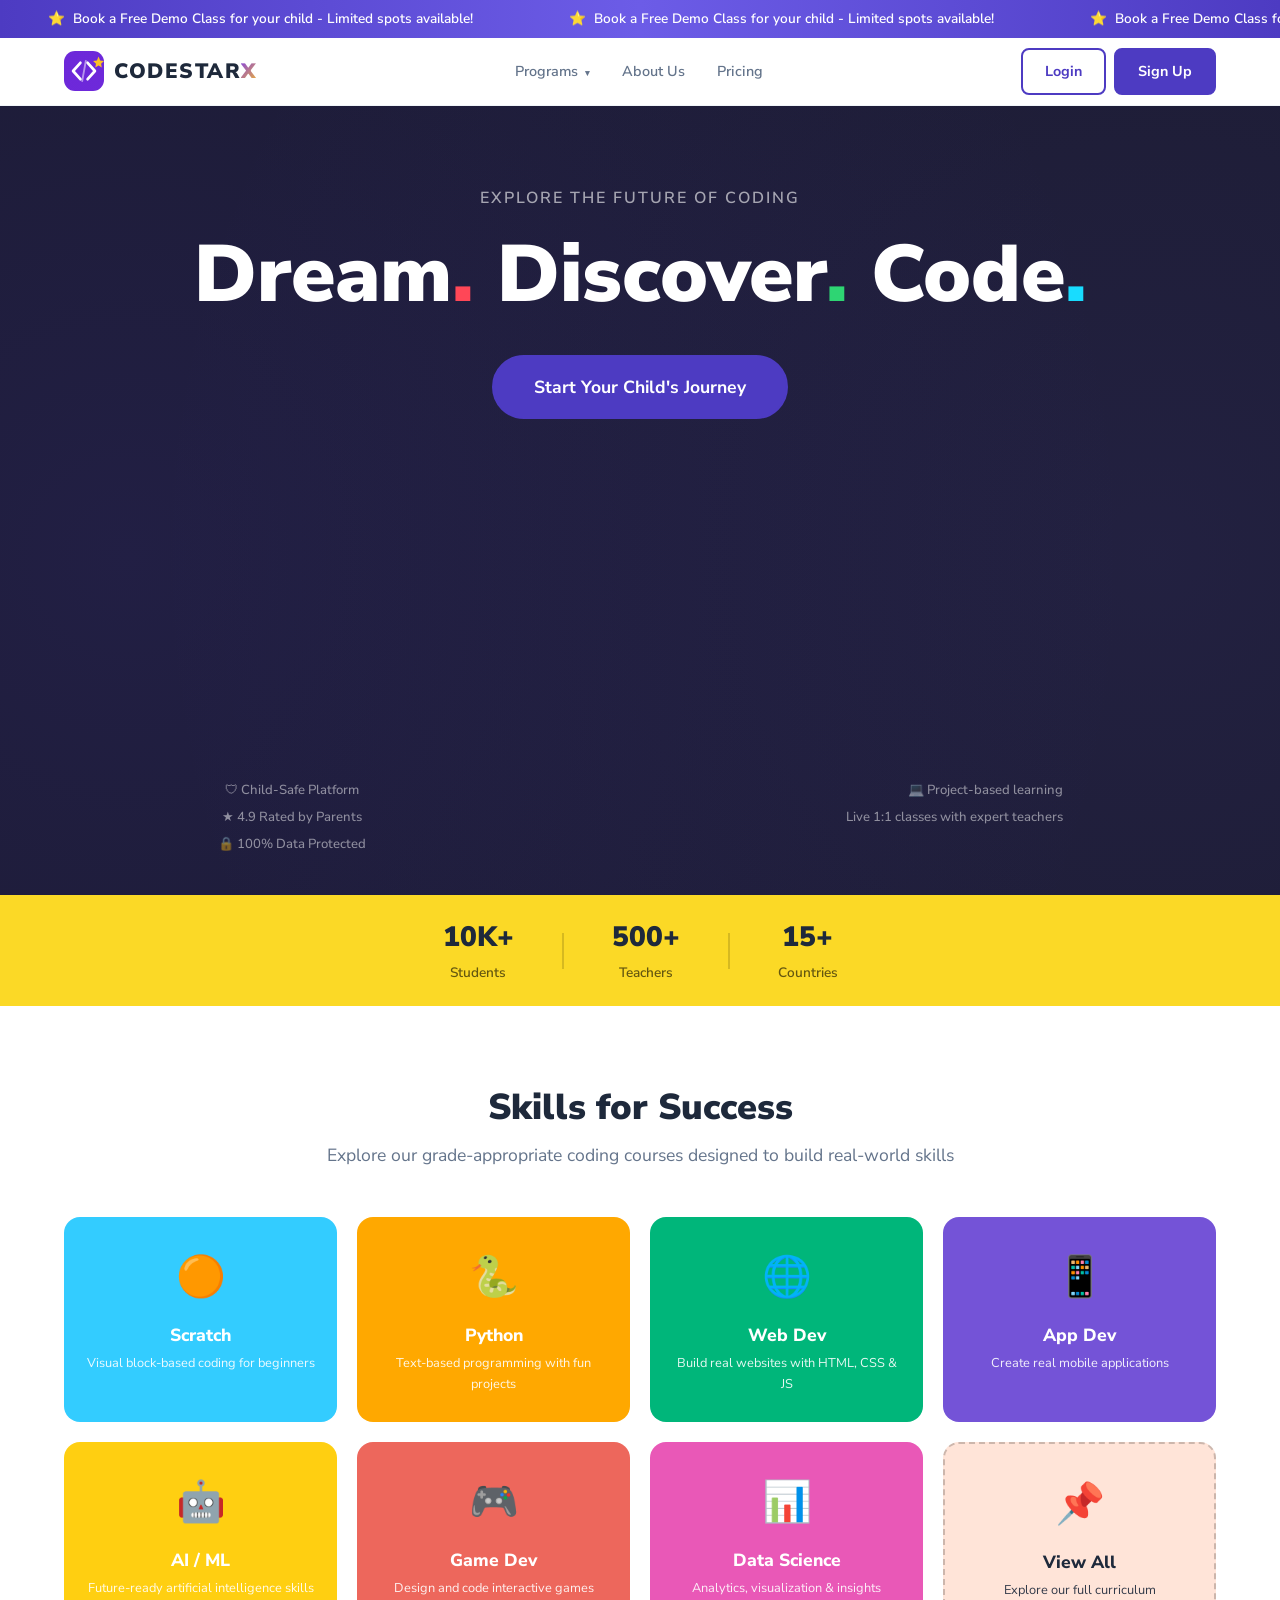
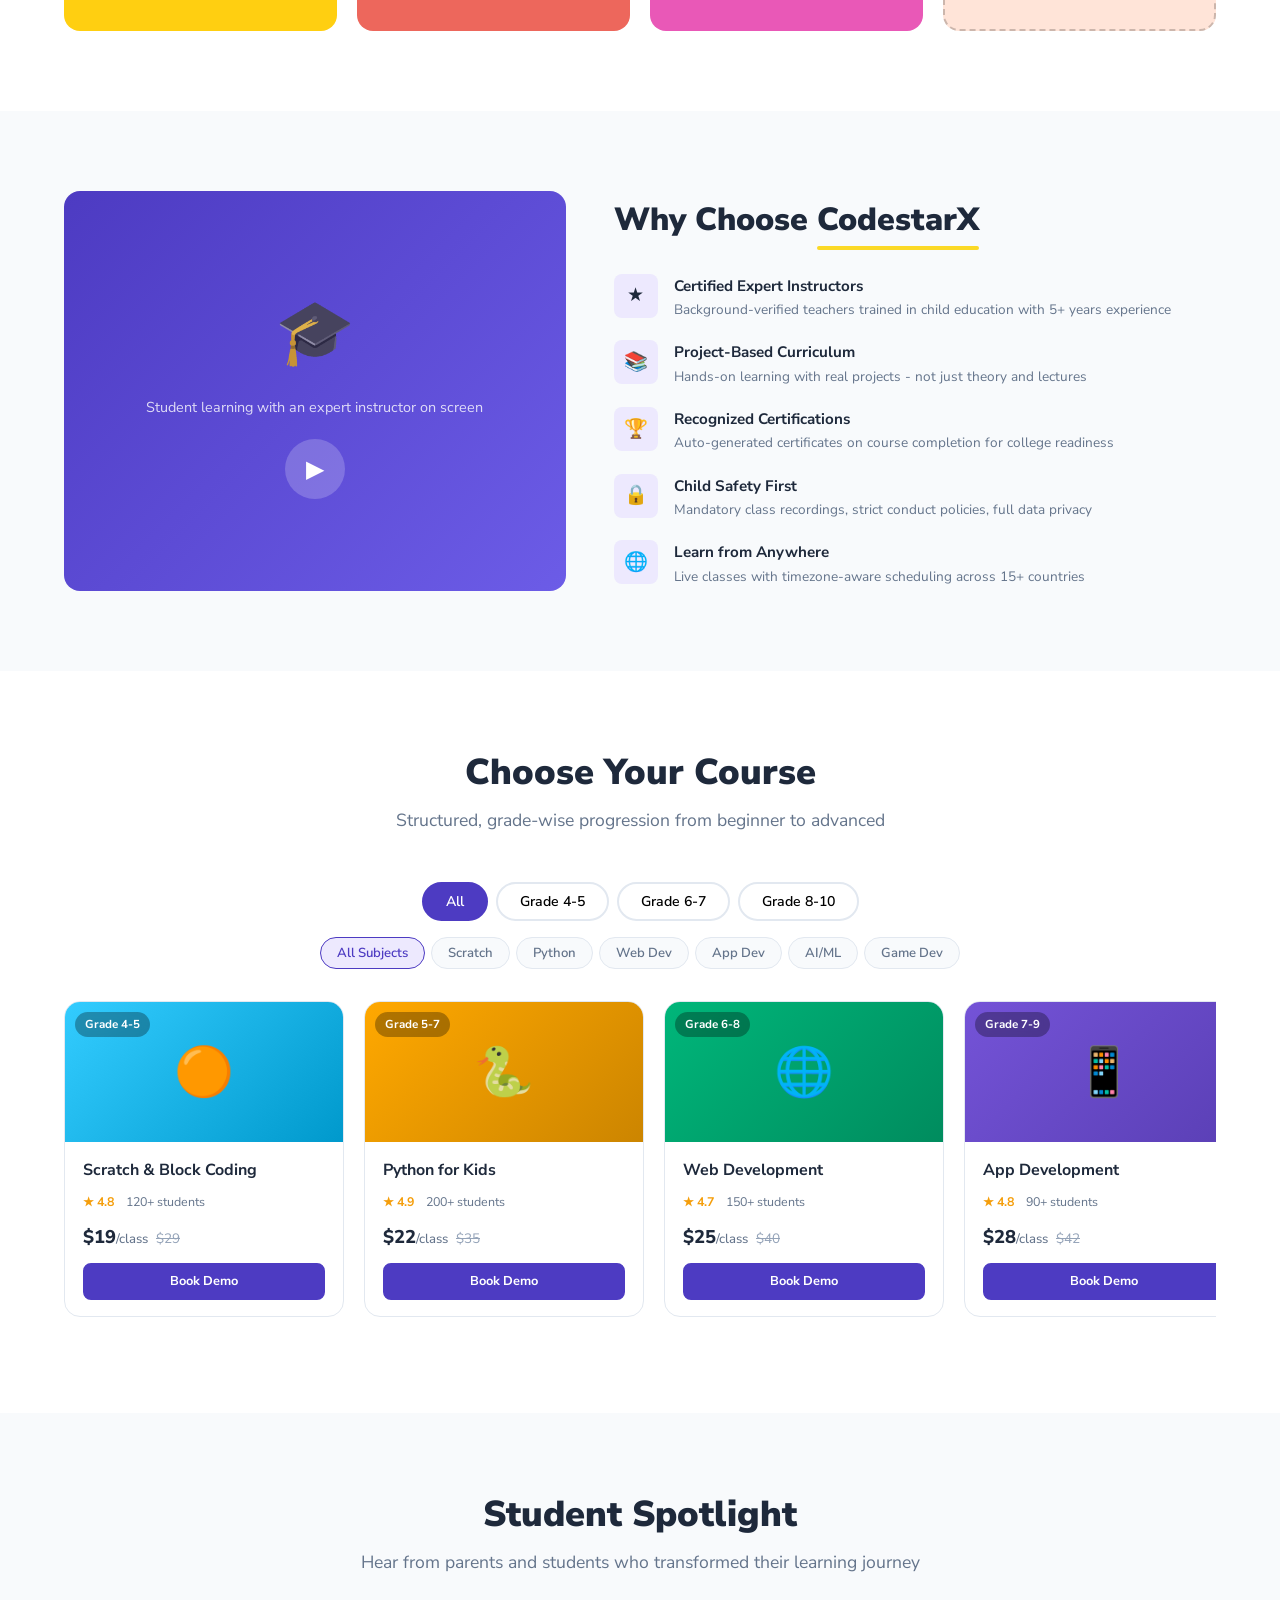
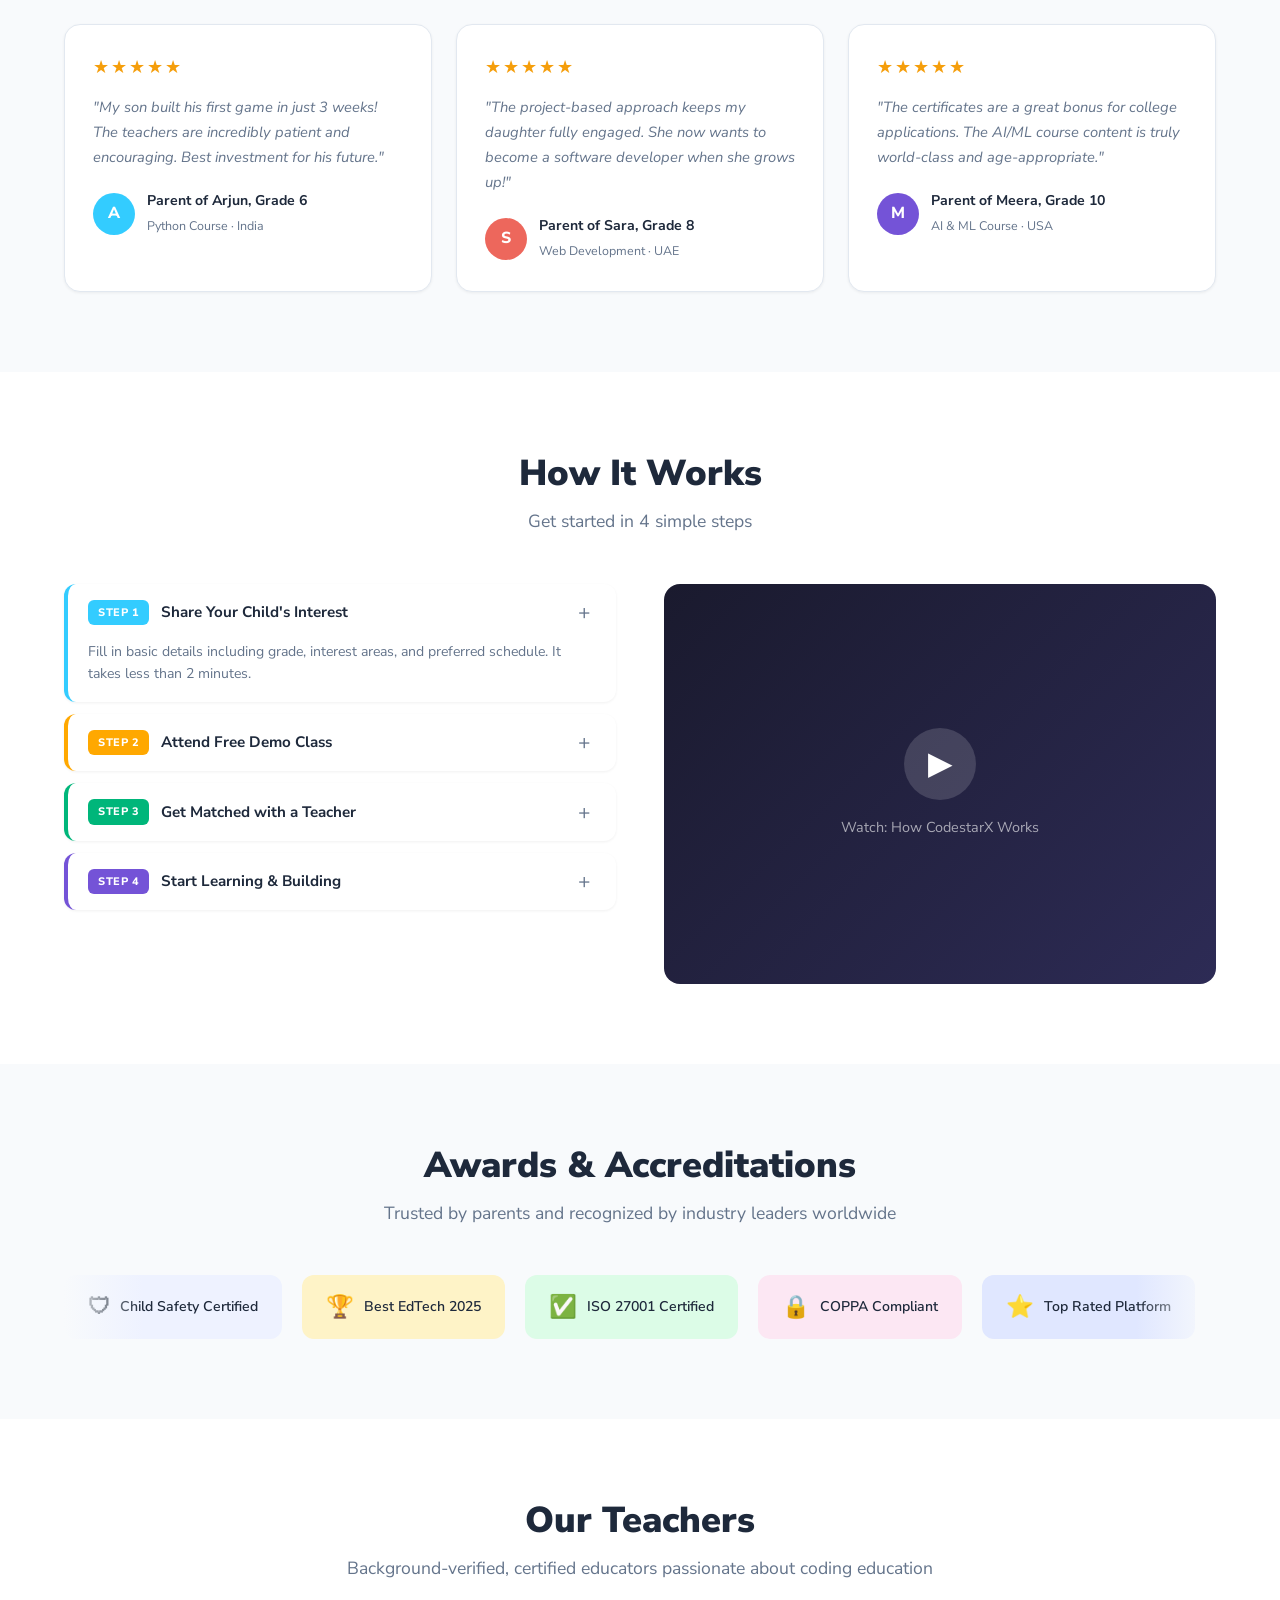
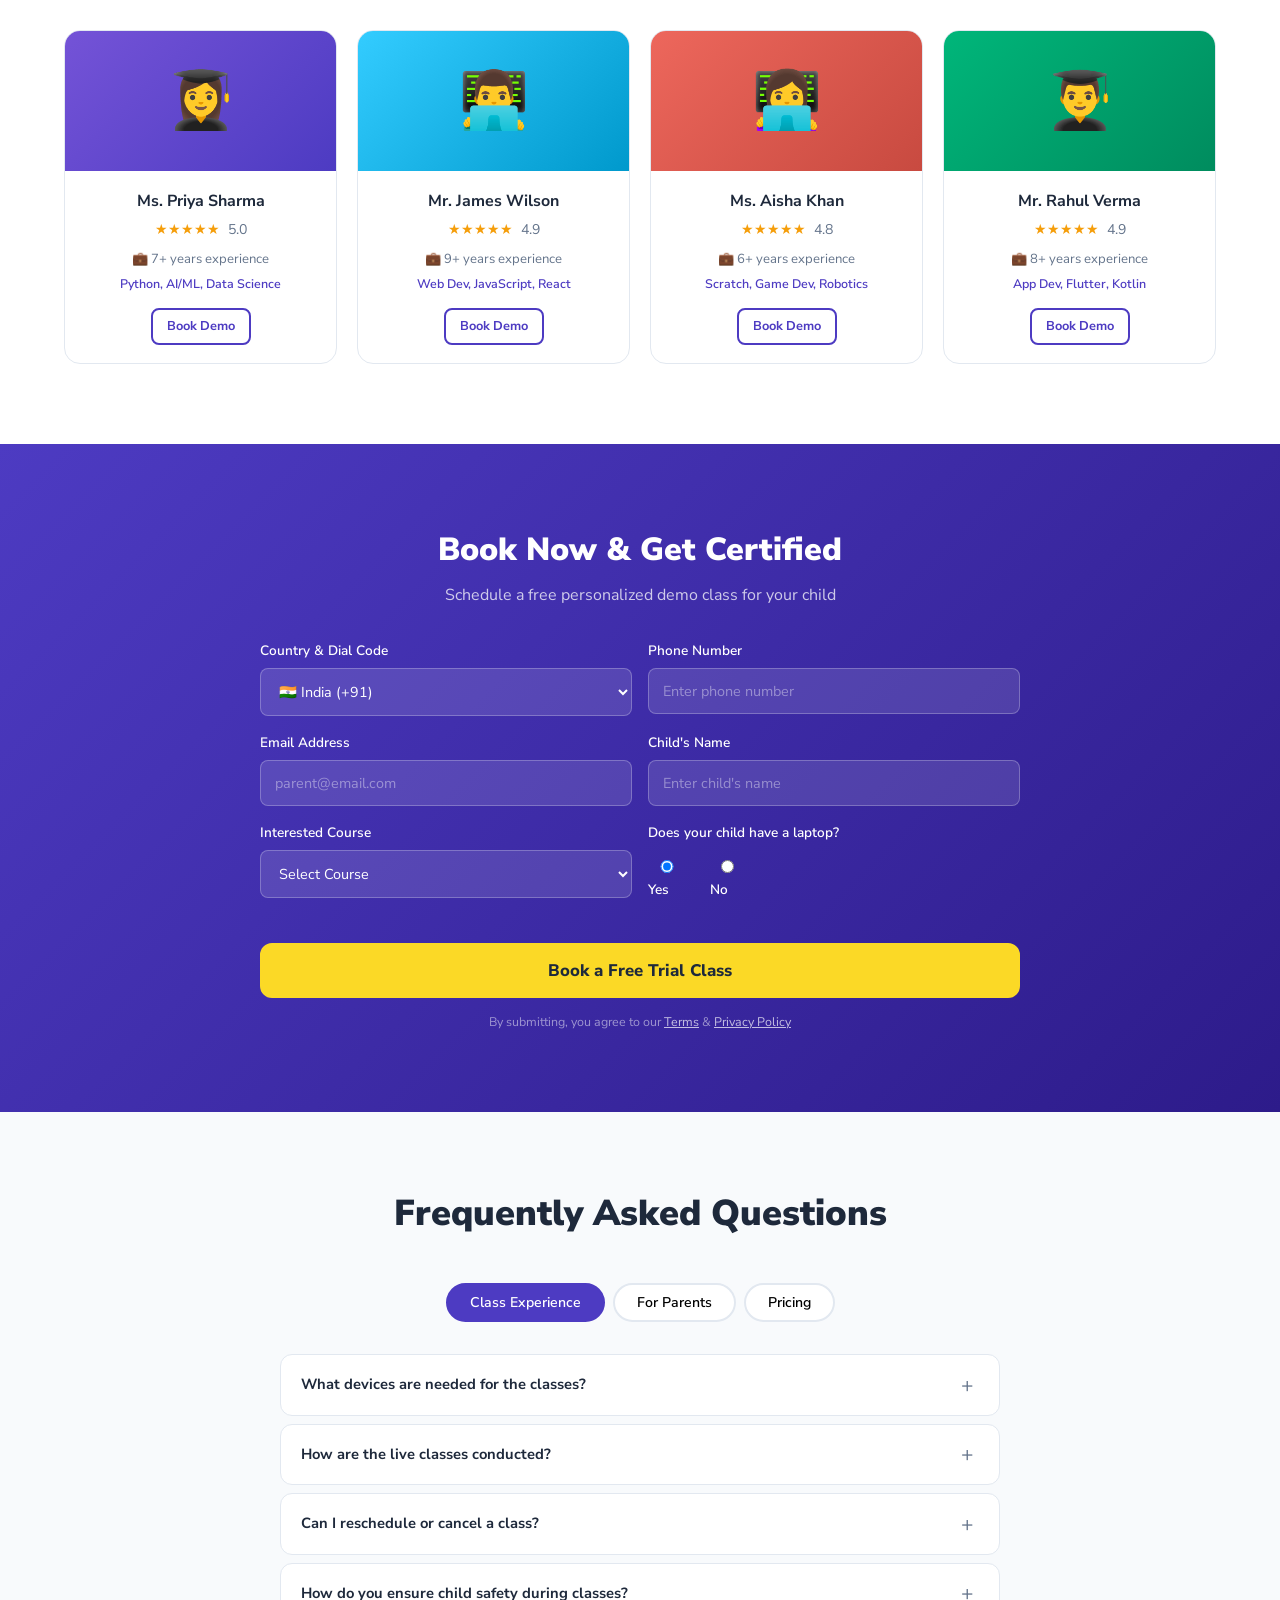
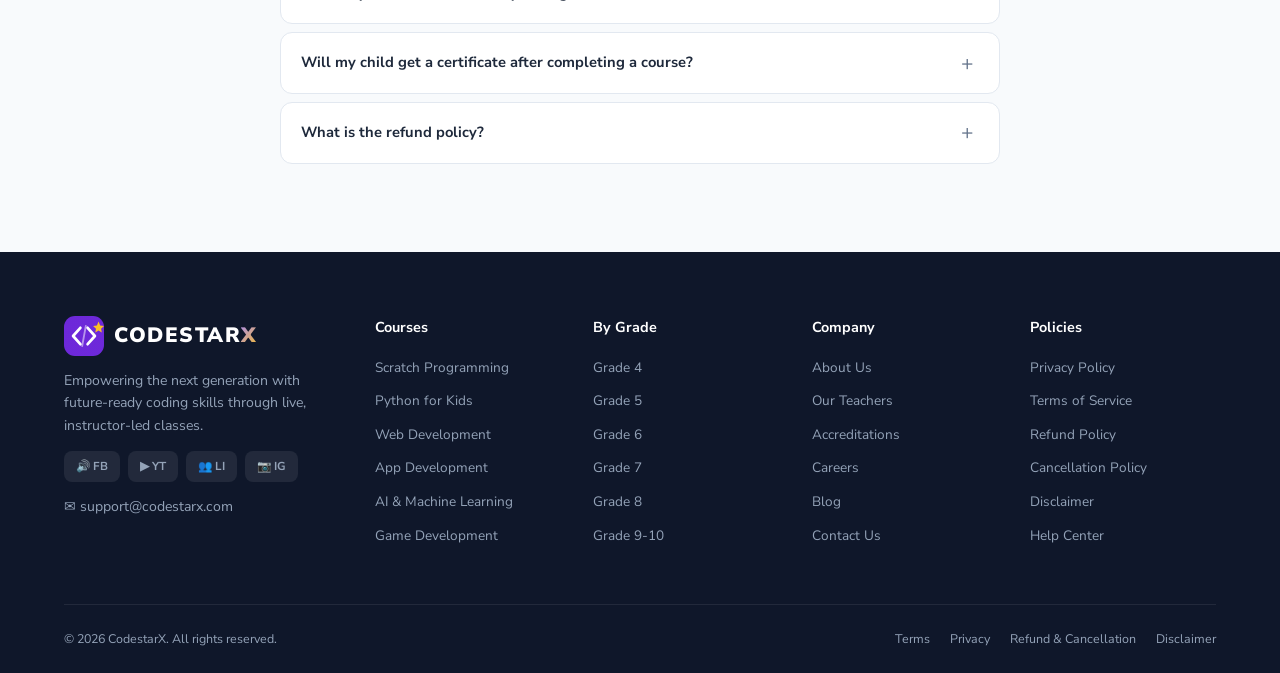
<file: v1/wireframe/index.html>
<!DOCTYPE html>
<html lang="en">
<head>
    <meta charset="UTF-8">
    <meta name="viewport" content="width=device-width, initial-scale=1.0">
    <title>CodestarX - Build the Future | Coding Classes for Kids</title>
    <link rel="stylesheet" href="styles.css">
    <link href="https://fonts.googleapis.com/css2?family=Nunito+Sans:wght@400;500;600;700;800;900&display=swap" rel="stylesheet">
</head>
<body>

    <!-- ========== 1. SCROLLING ANNOUNCEMENT BAR ========== -->
    <div class="announcement-bar">
        <div class="announcement-track">
            <span class="announcement-text">Book a Free Demo Class for your child - Limited spots available!</span>
            <span class="announcement-text">Book a Free Demo Class for your child - Limited spots available!</span>
            <span class="announcement-text">Book a Free Demo Class for your child - Limited spots available!</span>
            <span class="announcement-text">Book a Free Demo Class for your child - Limited spots available!</span>
            <span class="announcement-text">Book a Free Demo Class for your child - Limited spots available!</span>
            <span class="announcement-text">Book a Free Demo Class for your child - Limited spots available!</span>
            <span class="announcement-text">Book a Free Demo Class for your child - Limited spots available!</span>
            <span class="announcement-text">Book a Free Demo Class for your child - Limited spots available!</span>
            <span class="announcement-text">Book a Free Demo Class for your child - Limited spots available!</span>
            <span class="announcement-text">Book a Free Demo Class for your child - Limited spots available!</span>
            <span class="announcement-text">Book a Free Demo Class for your child - Limited spots available!</span>
            <span class="announcement-text">Book a Free Demo Class for your child - Limited spots available!</span>
        </div>
    </div>

    <!-- ========== 2. STICKY HEADER ========== -->
    <header class="header" id="header">
        <div class="container header-inner">
            <a href="#hero" class="logo">
                <span class="logo-icon">
                    <svg viewBox="0 0 44 44" fill="none" xmlns="http://www.w3.org/2000/svg">
                        <rect width="44" height="44" rx="12" fill="url(#lgH)"/>
                        <path d="M18 13l-8 9 8 9" stroke="#fff" stroke-width="3" stroke-linecap="round" stroke-linejoin="round"/>
                        <path d="M26 13l8 9-8 9" stroke="#fff" stroke-width="3" stroke-linecap="round" stroke-linejoin="round"/>
                        <path d="M24 11l-4 22" stroke="rgba(255,255,255,0.5)" stroke-width="2" stroke-linecap="round"/>
                        <polygon points="38,6 39.8,10.5 44,11 40.8,14 41.6,18.2 38,16 34.4,18.2 35.2,14 32,11 36.2,10.5" fill="#FBBF24"/>
                        <defs>
                            <linearGradient id="lgH" x1="0" y1="0" x2="44" y2="44">
                                <stop offset="0%" stop-color="#6D28D9"/>
                                <stop offset="50%" stop-color="#7C3AED"/>
                                <stop offset="100%" stop-color="#4F46E5"/>
                            </linearGradient>
                        </defs>
                    </svg>
                </span>
                <span class="logo-text">CODESTAR<span class="logo-x">X</span></span>
            </a>
            <nav class="main-nav" id="mainNav">
                <ul>
                    <li class="has-dropdown">
                        <a href="#programs">Programs <span class="arrow">&#9662;</span></a>
                        <ul class="dropdown">
                            <li><a href="#programs">&#128992; Scratch</a></li>
                            <li><a href="#programs">&#128013; Python</a></li>
                            <li><a href="#programs">&#127760; Web Dev</a></li>
                            <li><a href="#programs">&#128241; App Dev</a></li>
                            <li><a href="#programs">&#129302; AI/ML</a></li>
                            <li><a href="#programs">&#127918; Game Dev</a></li>
                            <li class="dropdown-divider"></li>
                            <li><a href="#programs">&#128204; View All Programs</a></li>
                        </ul>
                    </li>
                    <li><a href="#why-us">About Us</a></li>
                    <li><a href="#pricing">Pricing</a></li>
                </ul>
            </nav>
            <div class="header-actions">
                <a href="#" class="btn btn-outline-header">Login</a>
                <a href="#booking" class="btn btn-primary">Sign Up</a>
            </div>
            <button class="mobile-menu-btn" id="mobileMenuBtn" aria-label="Menu">
                <span></span><span></span><span></span>
            </button>
        </div>
        <!-- Mobile Menu -->
        <div class="mobile-menu" id="mobileMenu">
            <ul>
                <li><a href="#programs">Programs</a></li>
                <li><a href="#why-us">About Us</a></li>
                <li><a href="#pricing">Pricing</a></li>
                <li><a href="#" class="btn btn-outline-header" style="margin-bottom:8px;">Login</a></li>
                <li><a href="#booking" class="btn btn-primary">Sign Up</a></li>
            </ul>
        </div>
    </header>

    <!-- ========== 3. HERO SECTION ========== -->
    <section class="hero" id="hero">
        <div class="container hero-inner">
            <p class="hero-explore">Explore the future of coding</p>
            <h1 class="hero-heading">
                Dream<span class="dot dot-red">.</span>
                Discover<span class="dot dot-green">.</span>
                Code<span class="dot dot-cyan">.</span>
            </h1>
            <a href="#booking" class="btn btn-primary btn-large hero-cta">Start Your Child's Journey</a>

            <div class="hero-bottom">
                <div class="hero-trust-left">
                    <span>&#128737; Child-Safe Platform</span>
                    <span>&#9733; 4.9 Rated by Parents</span>
                    <span>&#128274; 100% Data Protected</span>
                </div>
                <div class="hero-project-right">
                    <span>&#128187; Project-based learning</span>
                    <span>Live 1:1 classes with expert teachers</span>
                </div>
            </div>
        </div>

        <!-- Stats Bar -->
        <div class="stats-bar">
            <div class="container stats-bar-inner">
                <div class="stat-item">
                    <strong>10K+</strong>
                    <span>Students</span>
                </div>
                <div class="stat-divider"></div>
                <div class="stat-item">
                    <strong>500+</strong>
                    <span>Teachers</span>
                </div>
                <div class="stat-divider"></div>
                <div class="stat-item">
                    <strong>15+</strong>
                    <span>Countries</span>
                </div>
            </div>
        </div>
    </section>

    <!-- ========== 4. SKILLS FOR SUCCESS ========== -->
    <section class="section skills" id="programs">
        <div class="container">
            <div class="section-header">
                <h2>Skills for Success</h2>
                <p>Explore our grade-appropriate coding courses designed to build real-world skills</p>
            </div>
            <div class="skills-grid">
                <div class="skill-card" style="background: #33CCFF;">
                    <div class="skill-emoji">&#128992;</div>
                    <h3>Scratch</h3>
                    <p>Visual block-based coding for beginners</p>
                </div>
                <div class="skill-card" style="background: #FFA800;">
                    <div class="skill-emoji">&#128013;</div>
                    <h3>Python</h3>
                    <p>Text-based programming with fun projects</p>
                </div>
                <div class="skill-card" style="background: #00B67A;">
                    <div class="skill-emoji">&#127760;</div>
                    <h3>Web Dev</h3>
                    <p>Build real websites with HTML, CSS & JS</p>
                </div>
                <div class="skill-card" style="background: #7453D7;">
                    <div class="skill-emoji">&#128241;</div>
                    <h3>App Dev</h3>
                    <p>Create real mobile applications</p>
                </div>
                <div class="skill-card" style="background: #FFCF11;">
                    <div class="skill-emoji">&#129302;</div>
                    <h3>AI / ML</h3>
                    <p>Future-ready artificial intelligence skills</p>
                </div>
                <div class="skill-card" style="background: #ED675C;">
                    <div class="skill-emoji">&#127918;</div>
                    <h3>Game Dev</h3>
                    <p>Design and code interactive games</p>
                </div>
                <div class="skill-card" style="background: #E958B7;">
                    <div class="skill-emoji">&#128202;</div>
                    <h3>Data Science</h3>
                    <p>Analytics, visualization & insights</p>
                </div>
                <div class="skill-card skill-card-cta" style="background: #FFE4D8;">
                    <div class="skill-emoji">&#128204;</div>
                    <h3>View All</h3>
                    <p>Explore our full curriculum</p>
                </div>
            </div>
        </div>
    </section>

    <!-- ========== 5. WHY CHOOSE CODESTARX ========== -->
    <section class="section why-choose" id="why-us">
        <div class="container">
            <div class="why-choose-inner">
                <div class="why-choose-visual">
                    <div class="why-visual-box">
                        <div class="why-visual-emoji">&#127891;&#8205;</div>
                        <p>Student learning with an expert instructor on screen</p>
                        <div class="why-play-btn">&#9654;</div>
                    </div>
                </div>
                <div class="why-choose-content">
                    <h2>Why Choose <span class="underline-yellow">CodestarX</span></h2>
                    <div class="value-props">
                        <div class="value-prop">
                            <div class="vp-icon">&#9733;</div>
                            <div>
                                <h4>Certified Expert Instructors</h4>
                                <p>Background-verified teachers trained in child education with 5+ years experience</p>
                            </div>
                        </div>
                        <div class="value-prop">
                            <div class="vp-icon">&#128218;</div>
                            <div>
                                <h4>Project-Based Curriculum</h4>
                                <p>Hands-on learning with real projects - not just theory and lectures</p>
                            </div>
                        </div>
                        <div class="value-prop">
                            <div class="vp-icon">&#127942;</div>
                            <div>
                                <h4>Recognized Certifications</h4>
                                <p>Auto-generated certificates on course completion for college readiness</p>
                            </div>
                        </div>
                        <div class="value-prop">
                            <div class="vp-icon">&#128274;</div>
                            <div>
                                <h4>Child Safety First</h4>
                                <p>Mandatory class recordings, strict conduct policies, full data privacy</p>
                            </div>
                        </div>
                        <div class="value-prop">
                            <div class="vp-icon">&#127760;</div>
                            <div>
                                <h4>Learn from Anywhere</h4>
                                <p>Live classes with timezone-aware scheduling across 15+ countries</p>
                            </div>
                        </div>
                    </div>
                </div>
            </div>
        </div>
    </section>

    <!-- ========== 6. CHOOSE YOUR COURSE ========== -->
    <section class="section courses" id="pricing">
        <div class="container">
            <div class="section-header">
                <h2>Choose Your Course</h2>
                <p>Structured, grade-wise progression from beginner to advanced</p>
            </div>
            <div class="grade-filters">
                <button class="grade-btn active">All</button>
                <button class="grade-btn">Grade 4-5</button>
                <button class="grade-btn">Grade 6-7</button>
                <button class="grade-btn">Grade 8-10</button>
            </div>
            <div class="subject-filters">
                <button class="subject-btn active">All Subjects</button>
                <button class="subject-btn">Scratch</button>
                <button class="subject-btn">Python</button>
                <button class="subject-btn">Web Dev</button>
                <button class="subject-btn">App Dev</button>
                <button class="subject-btn">AI/ML</button>
                <button class="subject-btn">Game Dev</button>
            </div>
            <div class="course-scroll">
                <div class="course-card">
                    <div class="course-img" style="background: linear-gradient(135deg, #33CCFF, #0099CC);">
                        <span class="course-emoji">&#128992;</span>
                        <span class="course-grade-tag">Grade 4-5</span>
                    </div>
                    <div class="course-body">
                        <h4>Scratch & Block Coding</h4>
                        <div class="course-meta">
                            <span class="rating">&#9733; 4.8</span>
                            <span>120+ students</span>
                        </div>
                        <div class="course-pricing">
                            <span class="price">$19<small>/class</small></span>
                            <span class="price-old">$29</span>
                        </div>
                        <a href="#booking" class="btn btn-primary btn-small btn-full">Book Demo</a>
                    </div>
                </div>
                <div class="course-card">
                    <div class="course-img" style="background: linear-gradient(135deg, #FFA800, #CC8500);">
                        <span class="course-emoji">&#128013;</span>
                        <span class="course-grade-tag">Grade 5-7</span>
                    </div>
                    <div class="course-body">
                        <h4>Python for Kids</h4>
                        <div class="course-meta">
                            <span class="rating">&#9733; 4.9</span>
                            <span>200+ students</span>
                        </div>
                        <div class="course-pricing">
                            <span class="price">$22<small>/class</small></span>
                            <span class="price-old">$35</span>
                        </div>
                        <a href="#booking" class="btn btn-primary btn-small btn-full">Book Demo</a>
                    </div>
                </div>
                <div class="course-card">
                    <div class="course-img" style="background: linear-gradient(135deg, #00B67A, #008C5E);">
                        <span class="course-emoji">&#127760;</span>
                        <span class="course-grade-tag">Grade 6-8</span>
                    </div>
                    <div class="course-body">
                        <h4>Web Development</h4>
                        <div class="course-meta">
                            <span class="rating">&#9733; 4.7</span>
                            <span>150+ students</span>
                        </div>
                        <div class="course-pricing">
                            <span class="price">$25<small>/class</small></span>
                            <span class="price-old">$40</span>
                        </div>
                        <a href="#booking" class="btn btn-primary btn-small btn-full">Book Demo</a>
                    </div>
                </div>
                <div class="course-card">
                    <div class="course-img" style="background: linear-gradient(135deg, #7453D7, #5A3FB5);">
                        <span class="course-emoji">&#128241;</span>
                        <span class="course-grade-tag">Grade 7-9</span>
                    </div>
                    <div class="course-body">
                        <h4>App Development</h4>
                        <div class="course-meta">
                            <span class="rating">&#9733; 4.8</span>
                            <span>90+ students</span>
                        </div>
                        <div class="course-pricing">
                            <span class="price">$28<small>/class</small></span>
                            <span class="price-old">$42</span>
                        </div>
                        <a href="#booking" class="btn btn-primary btn-small btn-full">Book Demo</a>
                    </div>
                </div>
                <div class="course-card">
                    <div class="course-img" style="background: linear-gradient(135deg, #FFCF11, #CCa500);">
                        <span class="course-emoji">&#129302;</span>
                        <span class="course-grade-tag">Grade 8-10</span>
                    </div>
                    <div class="course-body">
                        <h4>AI & Machine Learning</h4>
                        <div class="course-meta">
                            <span class="rating">&#9733; 4.9</span>
                            <span>80+ students</span>
                        </div>
                        <div class="course-pricing">
                            <span class="price">$30<small>/class</small></span>
                            <span class="price-old">$45</span>
                        </div>
                        <a href="#booking" class="btn btn-primary btn-small btn-full">Book Demo</a>
                    </div>
                </div>
                <div class="course-card">
                    <div class="course-img" style="background: linear-gradient(135deg, #ED675C, #C84A40);">
                        <span class="course-emoji">&#127918;</span>
                        <span class="course-grade-tag">Grade 5-8</span>
                    </div>
                    <div class="course-body">
                        <h4>Game Development</h4>
                        <div class="course-meta">
                            <span class="rating">&#9733; 4.8</span>
                            <span>110+ students</span>
                        </div>
                        <div class="course-pricing">
                            <span class="price">$24<small>/class</small></span>
                            <span class="price-old">$38</span>
                        </div>
                        <a href="#booking" class="btn btn-primary btn-small btn-full">Book Demo</a>
                    </div>
                </div>
            </div>
        </div>
    </section>

    <!-- ========== 7. STUDENT SPOTLIGHT ========== -->
    <section class="section testimonials" id="testimonials">
        <div class="container">
            <div class="section-header">
                <h2>Student Spotlight</h2>
                <p>Hear from parents and students who transformed their learning journey</p>
            </div>
            <div class="testimonial-grid">
                <div class="testimonial-card">
                    <div class="testimonial-stars">&#9733;&#9733;&#9733;&#9733;&#9733;</div>
                    <p class="testimonial-quote">"My son built his first game in just 3 weeks! The teachers are incredibly patient and encouraging. Best investment for his future."</p>
                    <div class="testimonial-author">
                        <div class="author-avatar" style="background: #33CCFF;">A</div>
                        <div>
                            <strong>Parent of Arjun, Grade 6</strong>
                            <span>Python Course &middot; India</span>
                        </div>
                    </div>
                </div>
                <div class="testimonial-card">
                    <div class="testimonial-stars">&#9733;&#9733;&#9733;&#9733;&#9733;</div>
                    <p class="testimonial-quote">"The project-based approach keeps my daughter fully engaged. She now wants to become a software developer when she grows up!"</p>
                    <div class="testimonial-author">
                        <div class="author-avatar" style="background: #ED675C;">S</div>
                        <div>
                            <strong>Parent of Sara, Grade 8</strong>
                            <span>Web Development &middot; UAE</span>
                        </div>
                    </div>
                </div>
                <div class="testimonial-card">
                    <div class="testimonial-stars">&#9733;&#9733;&#9733;&#9733;&#9733;</div>
                    <p class="testimonial-quote">"The certificates are a great bonus for college applications. The AI/ML course content is truly world-class and age-appropriate."</p>
                    <div class="testimonial-author">
                        <div class="author-avatar" style="background: #7453D7;">M</div>
                        <div>
                            <strong>Parent of Meera, Grade 10</strong>
                            <span>AI & ML Course &middot; USA</span>
                        </div>
                    </div>
                </div>
            </div>
        </div>
    </section>

    <!-- ========== 8. HOW IT WORKS ========== -->
    <section class="section how-it-works" id="how-it-works">
        <div class="container">
            <div class="section-header">
                <h2>How It Works</h2>
                <p>Get started in 4 simple steps</p>
            </div>
            <div class="hiw-inner">
                <div class="hiw-steps">
                    <div class="hiw-step" style="border-left: 4px solid #33CCFF;">
                        <div class="hiw-step-header" data-step="1">
                            <span class="hiw-step-num" style="background: #33CCFF;">STEP 1</span>
                            <h4>Share Your Child's Interest</h4>
                            <span class="hiw-toggle">+</span>
                        </div>
                        <div class="hiw-step-body open">
                            <p>Fill in basic details including grade, interest areas, and preferred schedule. It takes less than 2 minutes.</p>
                        </div>
                    </div>
                    <div class="hiw-step" style="border-left: 4px solid #FFA800;">
                        <div class="hiw-step-header" data-step="2">
                            <span class="hiw-step-num" style="background: #FFA800;">STEP 2</span>
                            <h4>Attend Free Demo Class</h4>
                            <span class="hiw-toggle">+</span>
                        </div>
                        <div class="hiw-step-body">
                            <p>Experience a live 30-minute session with our expert instructor. No commitments, no credit card required.</p>
                        </div>
                    </div>
                    <div class="hiw-step" style="border-left: 4px solid #00B67A;">
                        <div class="hiw-step-header" data-step="3">
                            <span class="hiw-step-num" style="background: #00B67A;">STEP 3</span>
                            <h4>Get Matched with a Teacher</h4>
                            <span class="hiw-toggle">+</span>
                        </div>
                        <div class="hiw-step-body">
                            <p>We pair your child with the best-fit certified instructor based on their goals, grade level, and learning style.</p>
                        </div>
                    </div>
                    <div class="hiw-step" style="border-left: 4px solid #7453D7;">
                        <div class="hiw-step-header" data-step="4">
                            <span class="hiw-step-num" style="background: #7453D7;">STEP 4</span>
                            <h4>Start Learning & Building</h4>
                            <span class="hiw-toggle">+</span>
                        </div>
                        <div class="hiw-step-body">
                            <p>Regular live classes, real projects, assignments, quizzes, and certifications. Track progress through the parent dashboard.</p>
                        </div>
                    </div>
                </div>
                <div class="hiw-video">
                    <div class="hiw-video-box">
                        <div class="hiw-play">&#9654;</div>
                        <p>Watch: How CodestarX Works</p>
                    </div>
                </div>
            </div>
        </div>
    </section>

    <!-- ========== 9. AWARDS & ACCREDITATIONS ========== -->
    <section class="section awards" id="awards">
        <div class="container">
            <div class="section-header">
                <h2>Awards & Accreditations</h2>
                <p>Trusted by parents and recognized by industry leaders worldwide</p>
            </div>
            <div class="awards-marquee">
                <div class="awards-track">
                    <div class="award-card" style="background: #EEF2FF;">
                        <span class="award-icon">&#128737;</span>
                        <span>Child Safety Certified</span>
                    </div>
                    <div class="award-card" style="background: #FEF3C7;">
                        <span class="award-icon">&#127942;</span>
                        <span>Best EdTech 2025</span>
                    </div>
                    <div class="award-card" style="background: #DCFCE7;">
                        <span class="award-icon">&#9989;</span>
                        <span>ISO 27001 Certified</span>
                    </div>
                    <div class="award-card" style="background: #FCE7F3;">
                        <span class="award-icon">&#128274;</span>
                        <span>COPPA Compliant</span>
                    </div>
                    <div class="award-card" style="background: #E0E7FF;">
                        <span class="award-icon">&#11088;</span>
                        <span>Top Rated Platform</span>
                    </div>
                    <div class="award-card" style="background: #FEF9C3;">
                        <span class="award-icon">&#127775;</span>
                        <span>GDPR Compliant</span>
                    </div>
                    <div class="award-card" style="background: #D1FAE5;">
                        <span class="award-icon">&#128640;</span>
                        <span>Innovation Award</span>
                    </div>
                    <div class="award-card" style="background: #EDE9FE;">
                        <span class="award-icon">&#128176;</span>
                        <span>Trusted Platform</span>
                    </div>
                    <!-- Duplicate set for seamless loop -->
                    <div class="award-card" style="background: #EEF2FF;">
                        <span class="award-icon">&#128737;</span>
                        <span>Child Safety Certified</span>
                    </div>
                    <div class="award-card" style="background: #FEF3C7;">
                        <span class="award-icon">&#127942;</span>
                        <span>Best EdTech 2025</span>
                    </div>
                    <div class="award-card" style="background: #DCFCE7;">
                        <span class="award-icon">&#9989;</span>
                        <span>ISO 27001 Certified</span>
                    </div>
                    <div class="award-card" style="background: #FCE7F3;">
                        <span class="award-icon">&#128274;</span>
                        <span>COPPA Compliant</span>
                    </div>
                    <div class="award-card" style="background: #E0E7FF;">
                        <span class="award-icon">&#11088;</span>
                        <span>Top Rated Platform</span>
                    </div>
                    <div class="award-card" style="background: #FEF9C3;">
                        <span class="award-icon">&#127775;</span>
                        <span>GDPR Compliant</span>
                    </div>
                    <div class="award-card" style="background: #D1FAE5;">
                        <span class="award-icon">&#128640;</span>
                        <span>Innovation Award</span>
                    </div>
                    <div class="award-card" style="background: #EDE9FE;">
                        <span class="award-icon">&#128176;</span>
                        <span>Trusted Platform</span>
                    </div>
                </div>
            </div>
        </div>
    </section>

    <!-- ========== 10. OUR TEACHERS ========== -->
    <section class="section teachers" id="teachers">
        <div class="container">
            <div class="section-header">
                <h2>Our Teachers</h2>
                <p>Background-verified, certified educators passionate about coding education</p>
            </div>
            <div class="teacher-grid">
                <div class="teacher-card">
                    <div class="teacher-photo" style="background: linear-gradient(135deg, #7453D7, #4D3BC2);">
                        <span class="teacher-avatar-emoji">&#128105;&#8205;&#127891;</span>
                    </div>
                    <div class="teacher-info">
                        <h4>Ms. Priya Sharma</h4>
                        <div class="teacher-rating">&#9733;&#9733;&#9733;&#9733;&#9733; <span>5.0</span></div>
                        <p class="teacher-exp">&#128188; 7+ years experience</p>
                        <p class="teacher-skills">Python, AI/ML, Data Science</p>
                        <a href="#booking" class="btn btn-outline btn-small">Book Demo</a>
                    </div>
                </div>
                <div class="teacher-card">
                    <div class="teacher-photo" style="background: linear-gradient(135deg, #33CCFF, #0099CC);">
                        <span class="teacher-avatar-emoji">&#128104;&#8205;&#128187;</span>
                    </div>
                    <div class="teacher-info">
                        <h4>Mr. James Wilson</h4>
                        <div class="teacher-rating">&#9733;&#9733;&#9733;&#9733;&#9733; <span>4.9</span></div>
                        <p class="teacher-exp">&#128188; 9+ years experience</p>
                        <p class="teacher-skills">Web Dev, JavaScript, React</p>
                        <a href="#booking" class="btn btn-outline btn-small">Book Demo</a>
                    </div>
                </div>
                <div class="teacher-card">
                    <div class="teacher-photo" style="background: linear-gradient(135deg, #ED675C, #C84A40);">
                        <span class="teacher-avatar-emoji">&#128105;&#8205;&#128187;</span>
                    </div>
                    <div class="teacher-info">
                        <h4>Ms. Aisha Khan</h4>
                        <div class="teacher-rating">&#9733;&#9733;&#9733;&#9733;&#9733; <span>4.8</span></div>
                        <p class="teacher-exp">&#128188; 6+ years experience</p>
                        <p class="teacher-skills">Scratch, Game Dev, Robotics</p>
                        <a href="#booking" class="btn btn-outline btn-small">Book Demo</a>
                    </div>
                </div>
                <div class="teacher-card">
                    <div class="teacher-photo" style="background: linear-gradient(135deg, #00B67A, #008C5E);">
                        <span class="teacher-avatar-emoji">&#128104;&#8205;&#127891;</span>
                    </div>
                    <div class="teacher-info">
                        <h4>Mr. Rahul Verma</h4>
                        <div class="teacher-rating">&#9733;&#9733;&#9733;&#9733;&#9733; <span>4.9</span></div>
                        <p class="teacher-exp">&#128188; 8+ years experience</p>
                        <p class="teacher-skills">App Dev, Flutter, Kotlin</p>
                        <a href="#booking" class="btn btn-outline btn-small">Book Demo</a>
                    </div>
                </div>
            </div>
        </div>
    </section>

    <!-- ========== 11. BOOKING FORM ========== -->
    <section class="section booking" id="booking">
        <div class="container">
            <div class="booking-inner">
                <div class="booking-form-wrap">
                    <h2>Book Now & Get Certified</h2>
                    <p>Schedule a free personalized demo class for your child</p>
                    <form onsubmit="return false;">
                        <div class="form-row">
                            <div class="form-group">
                                <label>Country & Dial Code</label>
                                <select>
                                    <option>&#127470;&#127475; India (+91)</option>
                                    <option>&#127482;&#127480; USA (+1)</option>
                                    <option>&#127468;&#127463; UK (+44)</option>
                                    <option>&#127462;&#127466; UAE (+971)</option>
                                    <option>&#127464;&#127462; Canada (+1)</option>
                                    <option>&#127462;&#127482; Australia (+61)</option>
                                    <option>&#127480;&#127468; Singapore (+65)</option>
                                </select>
                            </div>
                            <div class="form-group">
                                <label>Phone Number</label>
                                <input type="tel" placeholder="Enter phone number">
                            </div>
                        </div>
                        <div class="form-row">
                            <div class="form-group">
                                <label>Email Address</label>
                                <input type="email" placeholder="parent@email.com">
                            </div>
                            <div class="form-group">
                                <label>Child's Name</label>
                                <input type="text" placeholder="Enter child's name">
                            </div>
                        </div>
                        <div class="form-row">
                            <div class="form-group">
                                <label>Interested Course</label>
                                <select>
                                    <option>Select Course</option>
                                    <option>Scratch Programming</option>
                                    <option>Python for Kids</option>
                                    <option>Web Development</option>
                                    <option>App Development</option>
                                    <option>AI & Machine Learning</option>
                                    <option>Game Development</option>
                                    <option>Data Science</option>
                                </select>
                            </div>
                            <div class="form-group">
                                <label>Does your child have a laptop?</label>
                                <div class="radio-group">
                                    <label class="radio-option">
                                        <input type="radio" name="laptop" value="yes" checked> Yes
                                    </label>
                                    <label class="radio-option">
                                        <input type="radio" name="laptop" value="no"> No
                                    </label>
                                </div>
                            </div>
                        </div>
                        <button type="submit" class="btn btn-primary btn-large btn-full">Book a Free Trial Class</button>
                        <p class="form-disclaimer">By submitting, you agree to our <a href="#">Terms</a> & <a href="#">Privacy Policy</a></p>
                    </form>
                </div>
            </div>
        </div>
    </section>

    <!-- ========== 12. FAQ ========== -->
    <section class="section faq" id="faq">
        <div class="container">
            <div class="section-header">
                <h2>Frequently Asked Questions</h2>
            </div>
            <div class="faq-tabs">
                <button class="faq-tab active">Class Experience</button>
                <button class="faq-tab">For Parents</button>
                <button class="faq-tab">Pricing</button>
            </div>
            <div class="faq-list">
                <div class="faq-item">
                    <div class="faq-question">
                        <h4>What devices are needed for the classes?</h4>
                        <span class="faq-toggle">+</span>
                    </div>
                    <div class="faq-answer">
                        <p>A laptop or tablet with a stable internet connection, webcam, and microphone is required. Chromebooks work great too. We recommend a screen size of at least 11 inches for the best experience.</p>
                    </div>
                </div>
                <div class="faq-item">
                    <div class="faq-question">
                        <h4>How are the live classes conducted?</h4>
                        <span class="faq-toggle">+</span>
                    </div>
                    <div class="faq-answer">
                        <p>Classes are conducted live via our secure platform with video, audio, and screen sharing. Each class is 50 minutes long. All sessions are mandatorily recorded for safety and review.</p>
                    </div>
                </div>
                <div class="faq-item">
                    <div class="faq-question">
                        <h4>Can I reschedule or cancel a class?</h4>
                        <span class="faq-toggle">+</span>
                    </div>
                    <div class="faq-answer">
                        <p>Yes! Students can reschedule classes up to 4 hours before the scheduled time through their dashboard. Cancellations are subject to our flexible cancellation policy.</p>
                    </div>
                </div>
                <div class="faq-item">
                    <div class="faq-question">
                        <h4>How do you ensure child safety during classes?</h4>
                        <span class="faq-toggle">+</span>
                    </div>
                    <div class="faq-answer">
                        <p>Every class is mandatorily recorded. Teachers follow a strict code of conduct. No private off-platform communication is allowed. All instructors are background-verified.</p>
                    </div>
                </div>
                <div class="faq-item">
                    <div class="faq-question">
                        <h4>Will my child get a certificate after completing a course?</h4>
                        <span class="faq-toggle">+</span>
                    </div>
                    <div class="faq-answer">
                        <p>Yes! Certificates are auto-generated upon course completion and can be downloaded from the student dashboard. These are great for college applications and extracurricular portfolios.</p>
                    </div>
                </div>
                <div class="faq-item">
                    <div class="faq-question">
                        <h4>What is the refund policy?</h4>
                        <span class="faq-toggle">+</span>
                    </div>
                    <div class="faq-answer">
                        <p>We offer a flexible refund policy. If you're not satisfied within the first 7 days, you can request a full refund. Please refer to our refund & cancellation policy page for full details.</p>
                    </div>
                </div>
            </div>
        </div>
    </section>

    <!-- ========== 13. FOOTER ========== -->
    <footer class="footer">
        <div class="container">
            <div class="footer-grid">
                <div class="footer-col footer-brand">
                    <a href="#hero" class="logo footer-logo">
                        <span class="logo-icon">
                            <svg viewBox="0 0 44 44" fill="none" xmlns="http://www.w3.org/2000/svg">
                                <rect width="44" height="44" rx="12" fill="url(#lgF)"/>
                                <path d="M18 13l-8 9 8 9" stroke="#fff" stroke-width="3" stroke-linecap="round" stroke-linejoin="round"/>
                                <path d="M26 13l8 9-8 9" stroke="#fff" stroke-width="3" stroke-linecap="round" stroke-linejoin="round"/>
                                <path d="M24 11l-4 22" stroke="rgba(255,255,255,0.5)" stroke-width="2" stroke-linecap="round"/>
                                <polygon points="38,6 39.8,10.5 44,11 40.8,14 41.6,18.2 38,16 34.4,18.2 35.2,14 32,11 36.2,10.5" fill="#FBBF24"/>
                                <defs>
                                    <linearGradient id="lgF" x1="0" y1="0" x2="44" y2="44">
                                        <stop offset="0%" stop-color="#6D28D9"/>
                                        <stop offset="50%" stop-color="#7C3AED"/>
                                        <stop offset="100%" stop-color="#4F46E5"/>
                                    </linearGradient>
                                </defs>
                            </svg>
                        </span>
                        <span class="logo-text">CODESTAR<span class="logo-x">X</span></span>
                    </a>
                    <p>Empowering the next generation with future-ready coding skills through live, instructor-led classes.</p>
                    <div class="social-links">
                        <a href="#" title="Facebook">&#128266; FB</a>
                        <a href="#" title="YouTube">&#9654; YT</a>
                        <a href="#" title="LinkedIn">&#128101; LI</a>
                        <a href="#" title="Instagram">&#128247; IG</a>
                    </div>
                    <p class="footer-email">&#9993; support@codestarx.com</p>
                </div>
                <div class="footer-col">
                    <h4>Courses</h4>
                    <ul>
                        <li><a href="#programs">Scratch Programming</a></li>
                        <li><a href="#programs">Python for Kids</a></li>
                        <li><a href="#programs">Web Development</a></li>
                        <li><a href="#programs">App Development</a></li>
                        <li><a href="#programs">AI & Machine Learning</a></li>
                        <li><a href="#programs">Game Development</a></li>
                    </ul>
                </div>
                <div class="footer-col">
                    <h4>By Grade</h4>
                    <ul>
                        <li><a href="#pricing">Grade 4</a></li>
                        <li><a href="#pricing">Grade 5</a></li>
                        <li><a href="#pricing">Grade 6</a></li>
                        <li><a href="#pricing">Grade 7</a></li>
                        <li><a href="#pricing">Grade 8</a></li>
                        <li><a href="#pricing">Grade 9-10</a></li>
                    </ul>
                </div>
                <div class="footer-col">
                    <h4>Company</h4>
                    <ul>
                        <li><a href="#why-us">About Us</a></li>
                        <li><a href="#teachers">Our Teachers</a></li>
                        <li><a href="#awards">Accreditations</a></li>
                        <li><a href="#">Careers</a></li>
                        <li><a href="#">Blog</a></li>
                        <li><a href="#booking">Contact Us</a></li>
                    </ul>
                </div>
                <div class="footer-col">
                    <h4>Policies</h4>
                    <ul>
                        <li><a href="#">Privacy Policy</a></li>
                        <li><a href="#">Terms of Service</a></li>
                        <li><a href="#">Refund Policy</a></li>
                        <li><a href="#">Cancellation Policy</a></li>
                        <li><a href="#">Disclaimer</a></li>
                        <li><a href="#">Help Center</a></li>
                    </ul>
                </div>
            </div>
            <div class="footer-bottom">
                <p>&copy; 2026 CodestarX. All rights reserved.</p>
                <div class="footer-bottom-links">
                    <a href="#">Terms</a>
                    <a href="#">Privacy</a>
                    <a href="#">Refund & Cancellation</a>
                    <a href="#">Disclaimer</a>
                </div>
            </div>
        </div>
    </footer>

    <!-- ========== 14. MOBILE STICKY CTA ========== -->
    <div class="mobile-sticky-cta">
        <a href="#booking" class="btn btn-primary btn-full">Book Free Demo Class</a>
    </div>

    <!-- ========== INLINE JAVASCRIPT ========== -->
    <script>
        // FAQ accordion toggle
        document.querySelectorAll('.faq-question').forEach(function(question) {
            question.addEventListener('click', function() {
                var item = this.parentElement;
                var answer = item.querySelector('.faq-answer');
                var toggle = this.querySelector('.faq-toggle');
                var isOpen = answer.style.display === 'block';

                // Close all
                document.querySelectorAll('.faq-answer').forEach(function(a) {
                    a.style.display = 'none';
                });
                document.querySelectorAll('.faq-toggle').forEach(function(t) {
                    t.textContent = '+';
                });

                // Open clicked if it was closed
                if (!isOpen) {
                    answer.style.display = 'block';
                    toggle.textContent = '-';
                }
            });
        });

        // How It Works accordion toggle
        document.querySelectorAll('.hiw-step-header').forEach(function(header) {
            header.addEventListener('click', function() {
                var step = this.parentElement;
                var body = step.querySelector('.hiw-step-body');
                var toggle = this.querySelector('.hiw-toggle');
                var isOpen = body.classList.contains('open');

                // Close all
                document.querySelectorAll('.hiw-step-body').forEach(function(b) {
                    b.classList.remove('open');
                });
                document.querySelectorAll('.hiw-toggle').forEach(function(t) {
                    t.textContent = '+';
                });

                // Open clicked if it was closed
                if (!isOpen) {
                    body.classList.add('open');
                    toggle.textContent = '-';
                }
            });
        });

        // Mobile menu toggle
        var menuBtn = document.getElementById('mobileMenuBtn');
        var mobileMenu = document.getElementById('mobileMenu');
        menuBtn.addEventListener('click', function() {
            mobileMenu.classList.toggle('open');
            menuBtn.classList.toggle('active');
        });

        // Close mobile menu on link click
        mobileMenu.querySelectorAll('a').forEach(function(link) {
            link.addEventListener('click', function() {
                mobileMenu.classList.remove('open');
                menuBtn.classList.remove('active');
            });
        });

        // Smooth scroll for anchor links
        document.querySelectorAll('a[href^="#"]').forEach(function(anchor) {
            anchor.addEventListener('click', function(e) {
                var targetId = this.getAttribute('href');
                if (targetId === '#') return;
                var target = document.querySelector(targetId);
                if (target) {
                    e.preventDefault();
                    var headerHeight = document.querySelector('.header').offsetHeight;
                    var targetPos = target.getBoundingClientRect().top + window.pageYOffset - headerHeight - 10;
                    window.scrollTo({ top: targetPos, behavior: 'smooth' });
                }
            });
        });

        // Header backdrop blur on scroll
        window.addEventListener('scroll', function() {
            var header = document.getElementById('header');
            if (window.scrollY > 50) {
                header.classList.add('scrolled');
            } else {
                header.classList.remove('scrolled');
            }
        });

        // FAQ tab switching
        document.querySelectorAll('.faq-tab').forEach(function(tab) {
            tab.addEventListener('click', function() {
                document.querySelectorAll('.faq-tab').forEach(function(t) {
                    t.classList.remove('active');
                });
                this.classList.add('active');
            });
        });

        // Grade filter buttons
        document.querySelectorAll('.grade-btn').forEach(function(btn) {
            btn.addEventListener('click', function() {
                document.querySelectorAll('.grade-btn').forEach(function(b) {
                    b.classList.remove('active');
                });
                this.classList.add('active');
            });
        });

        // Subject filter buttons
        document.querySelectorAll('.subject-btn').forEach(function(btn) {
            btn.addEventListener('click', function() {
                document.querySelectorAll('.subject-btn').forEach(function(b) {
                    b.classList.remove('active');
                });
                this.classList.add('active');
            });
        });
    </script>

</body>
</html>
</file>
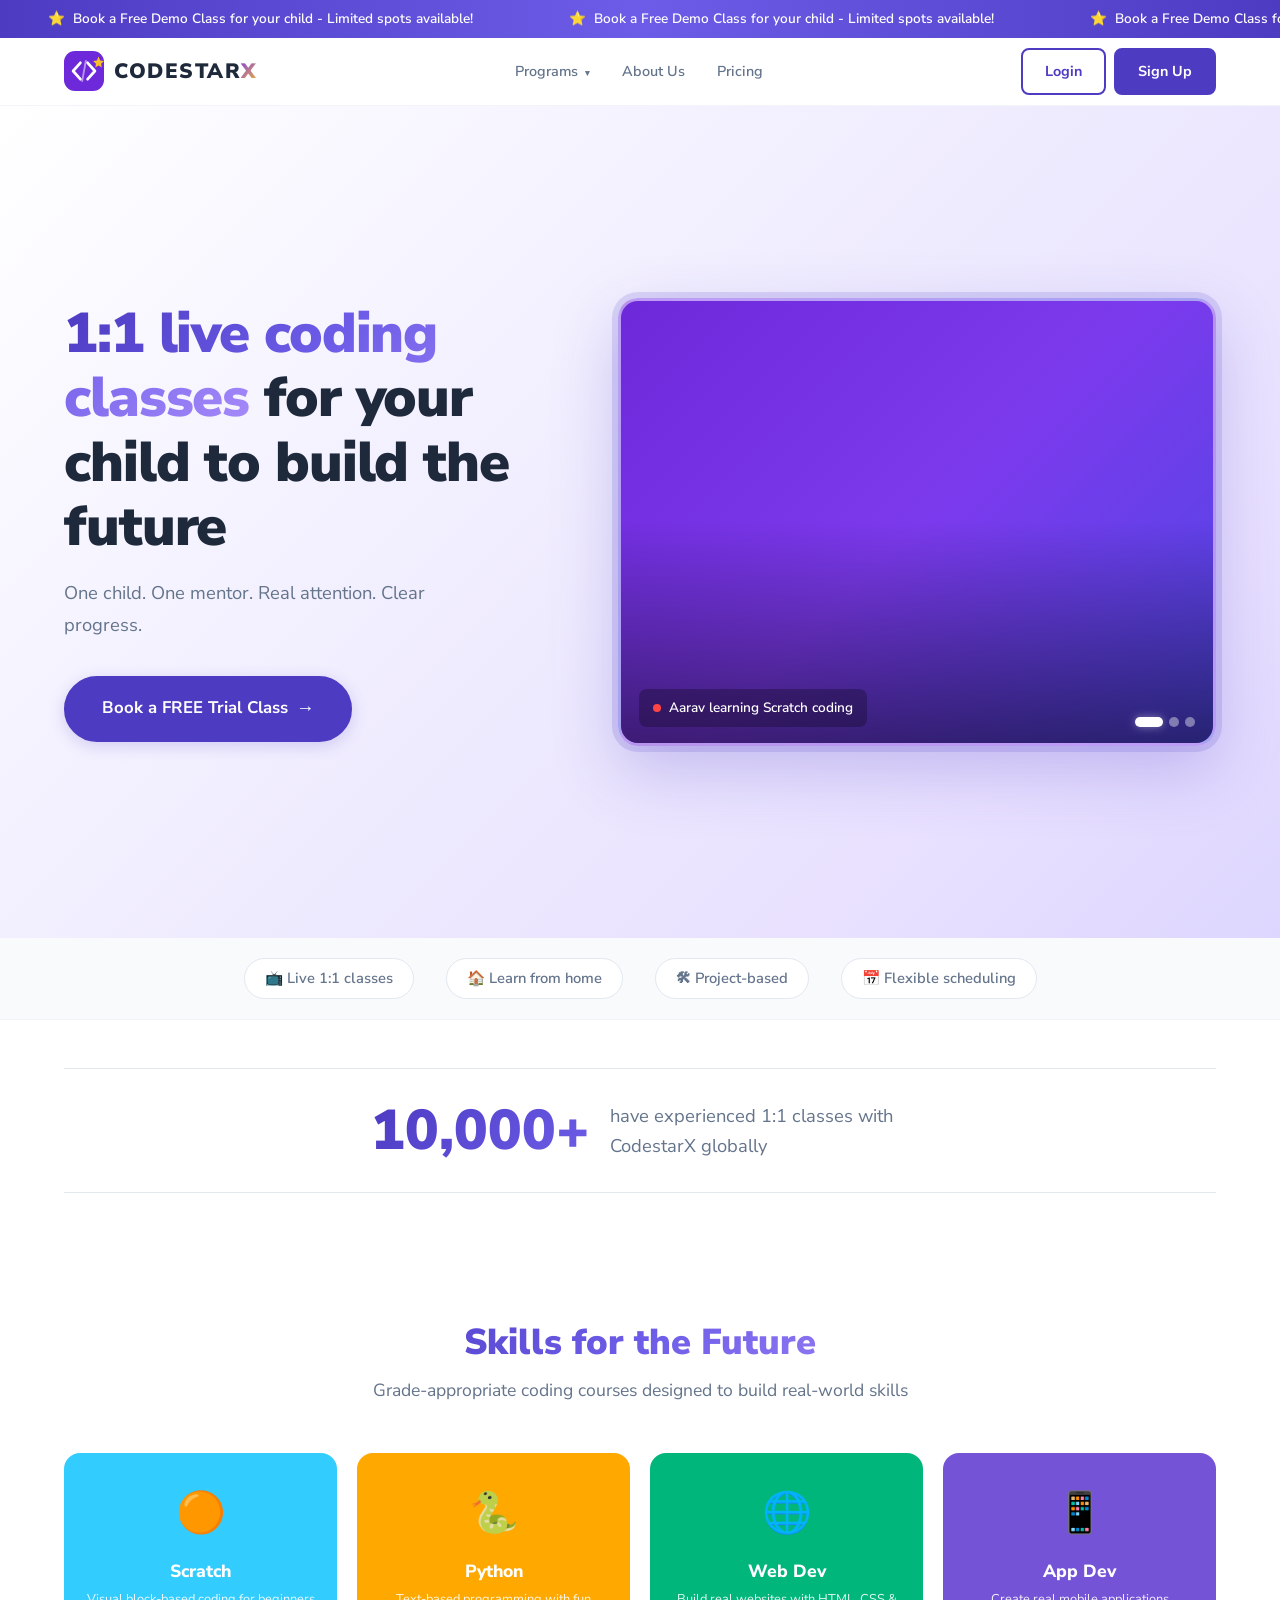
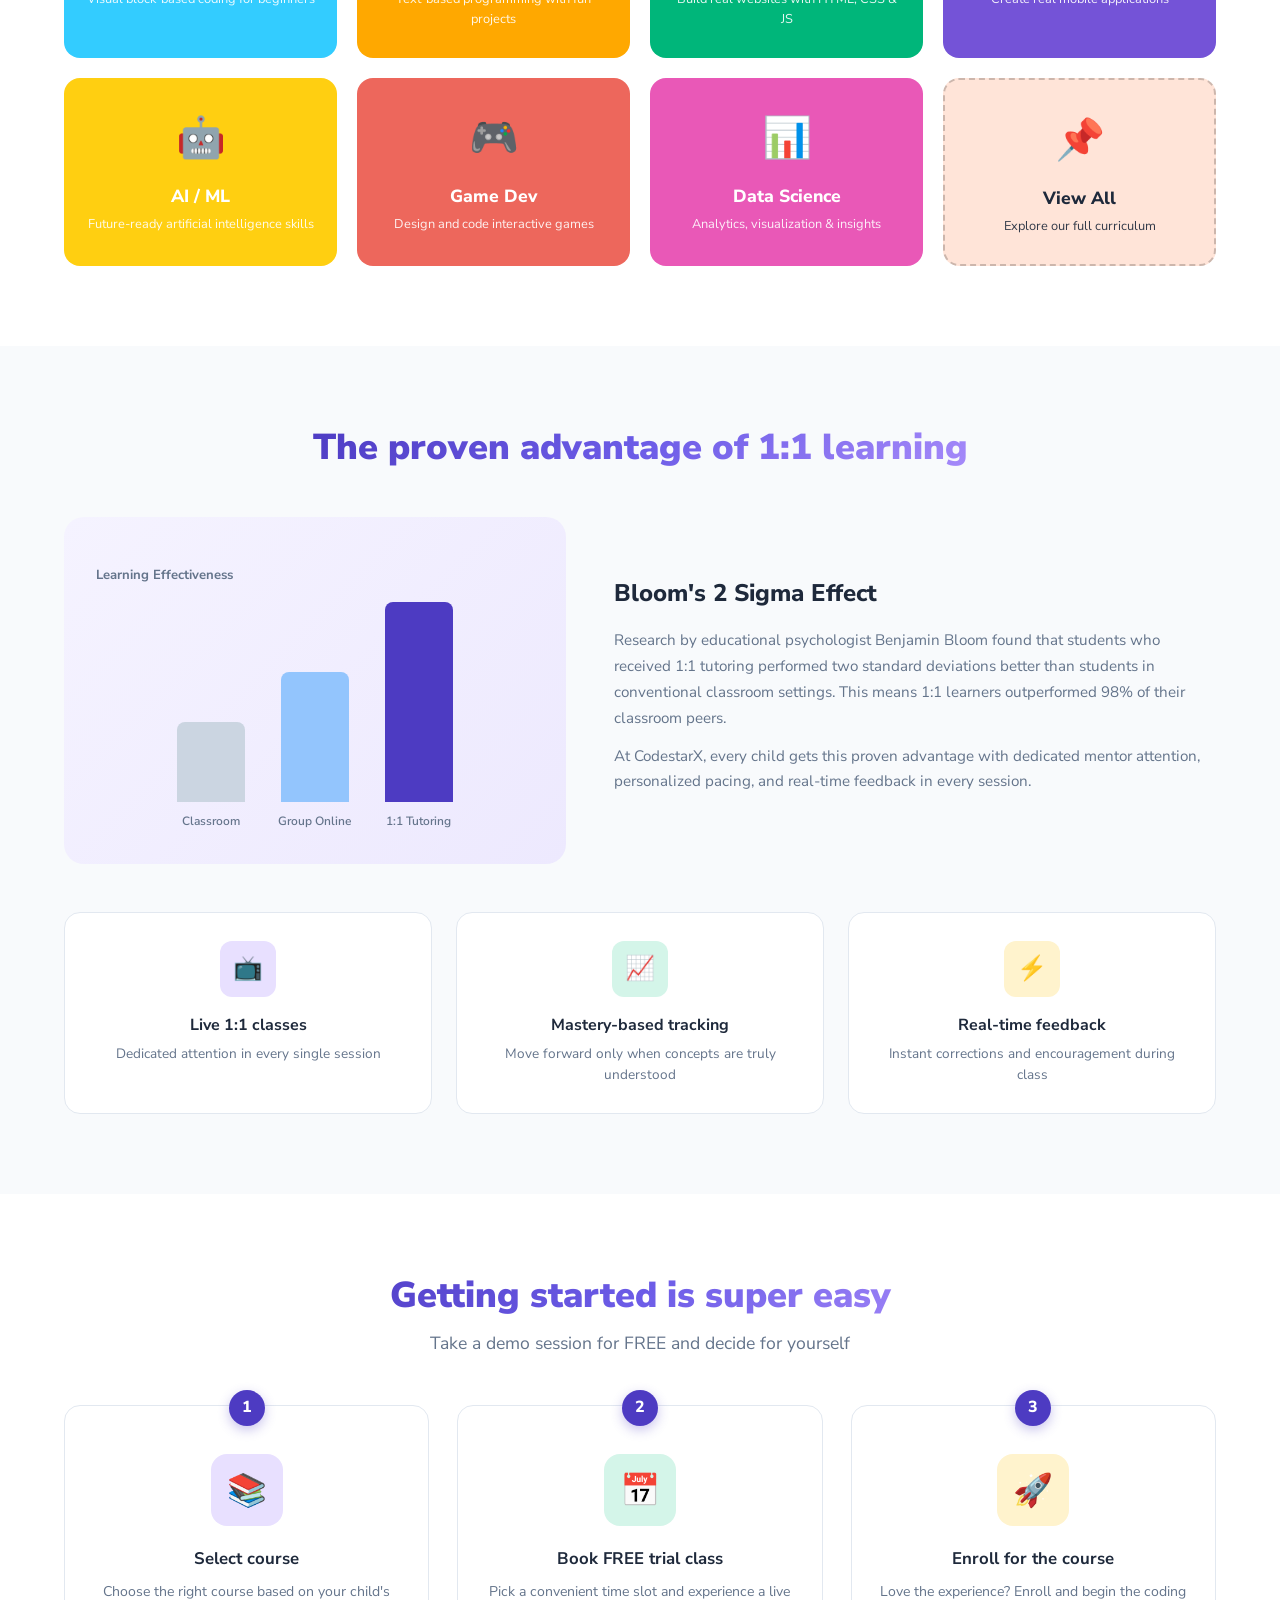
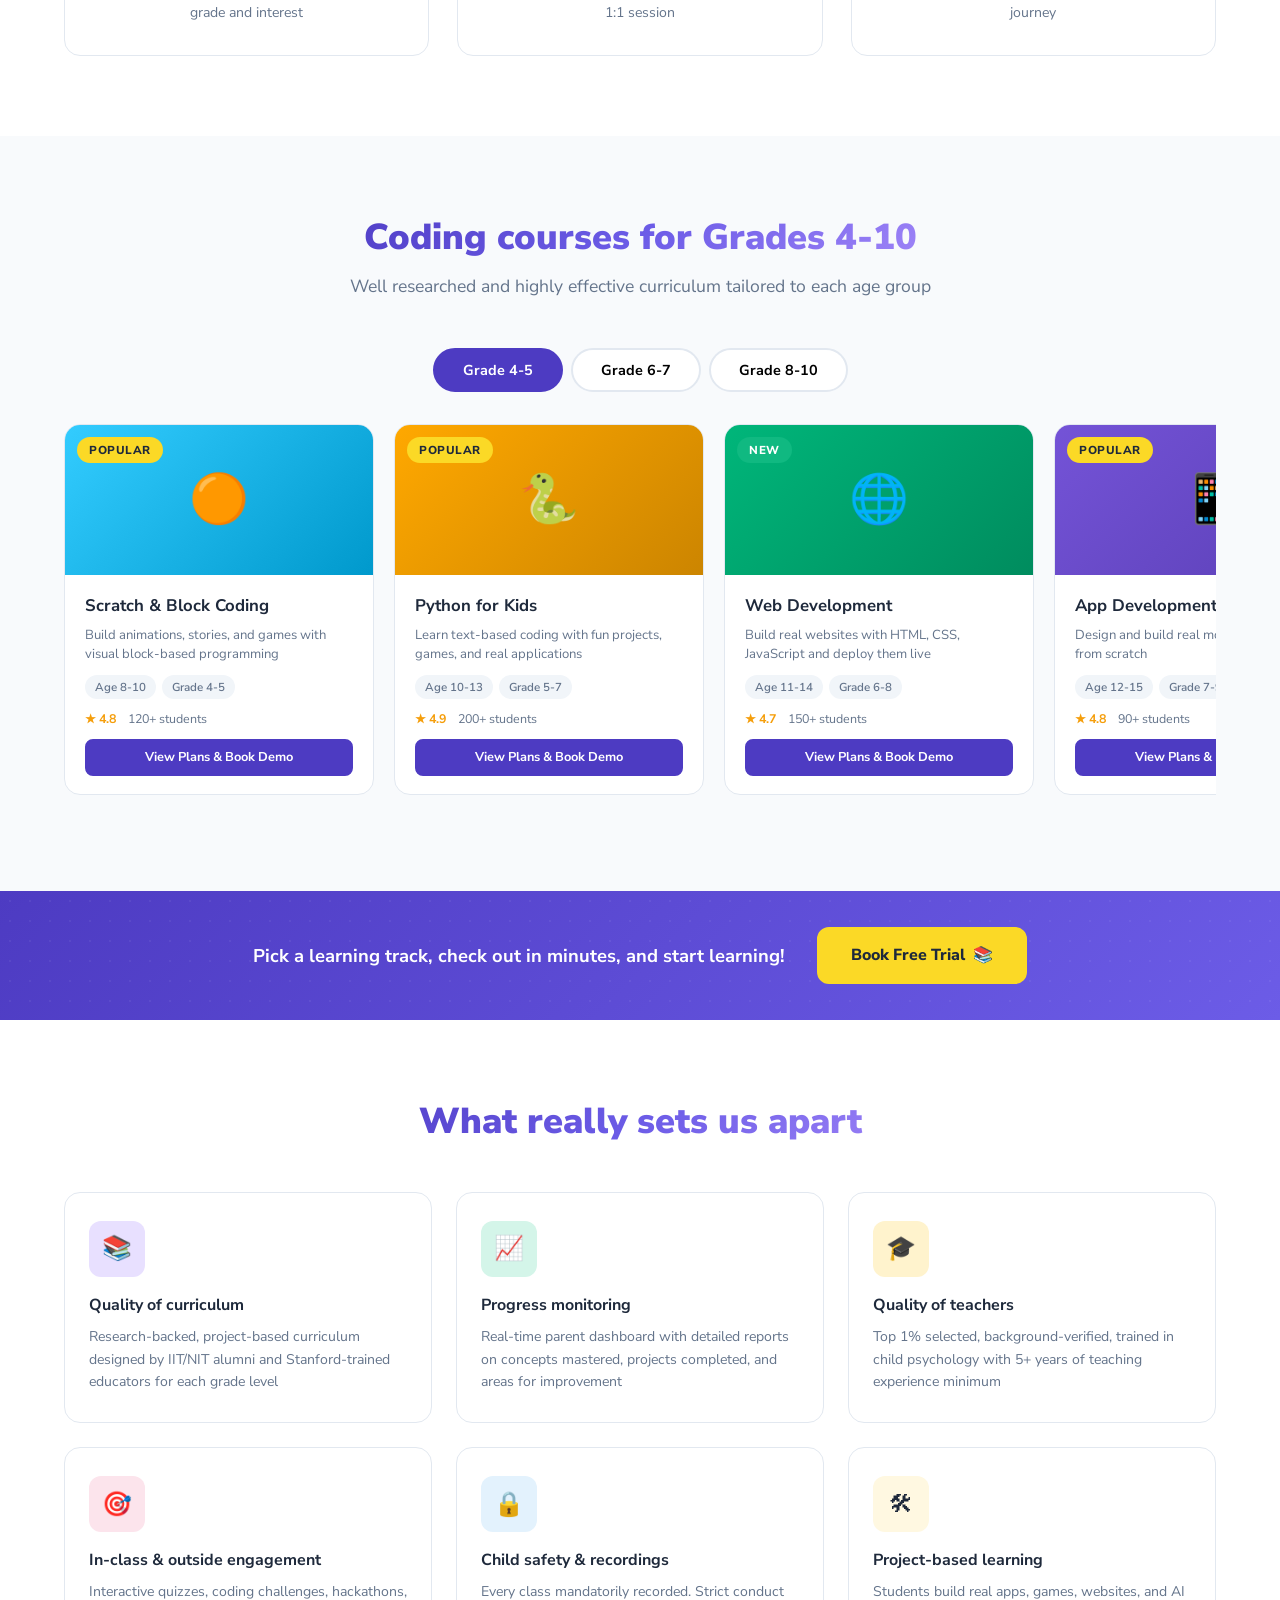
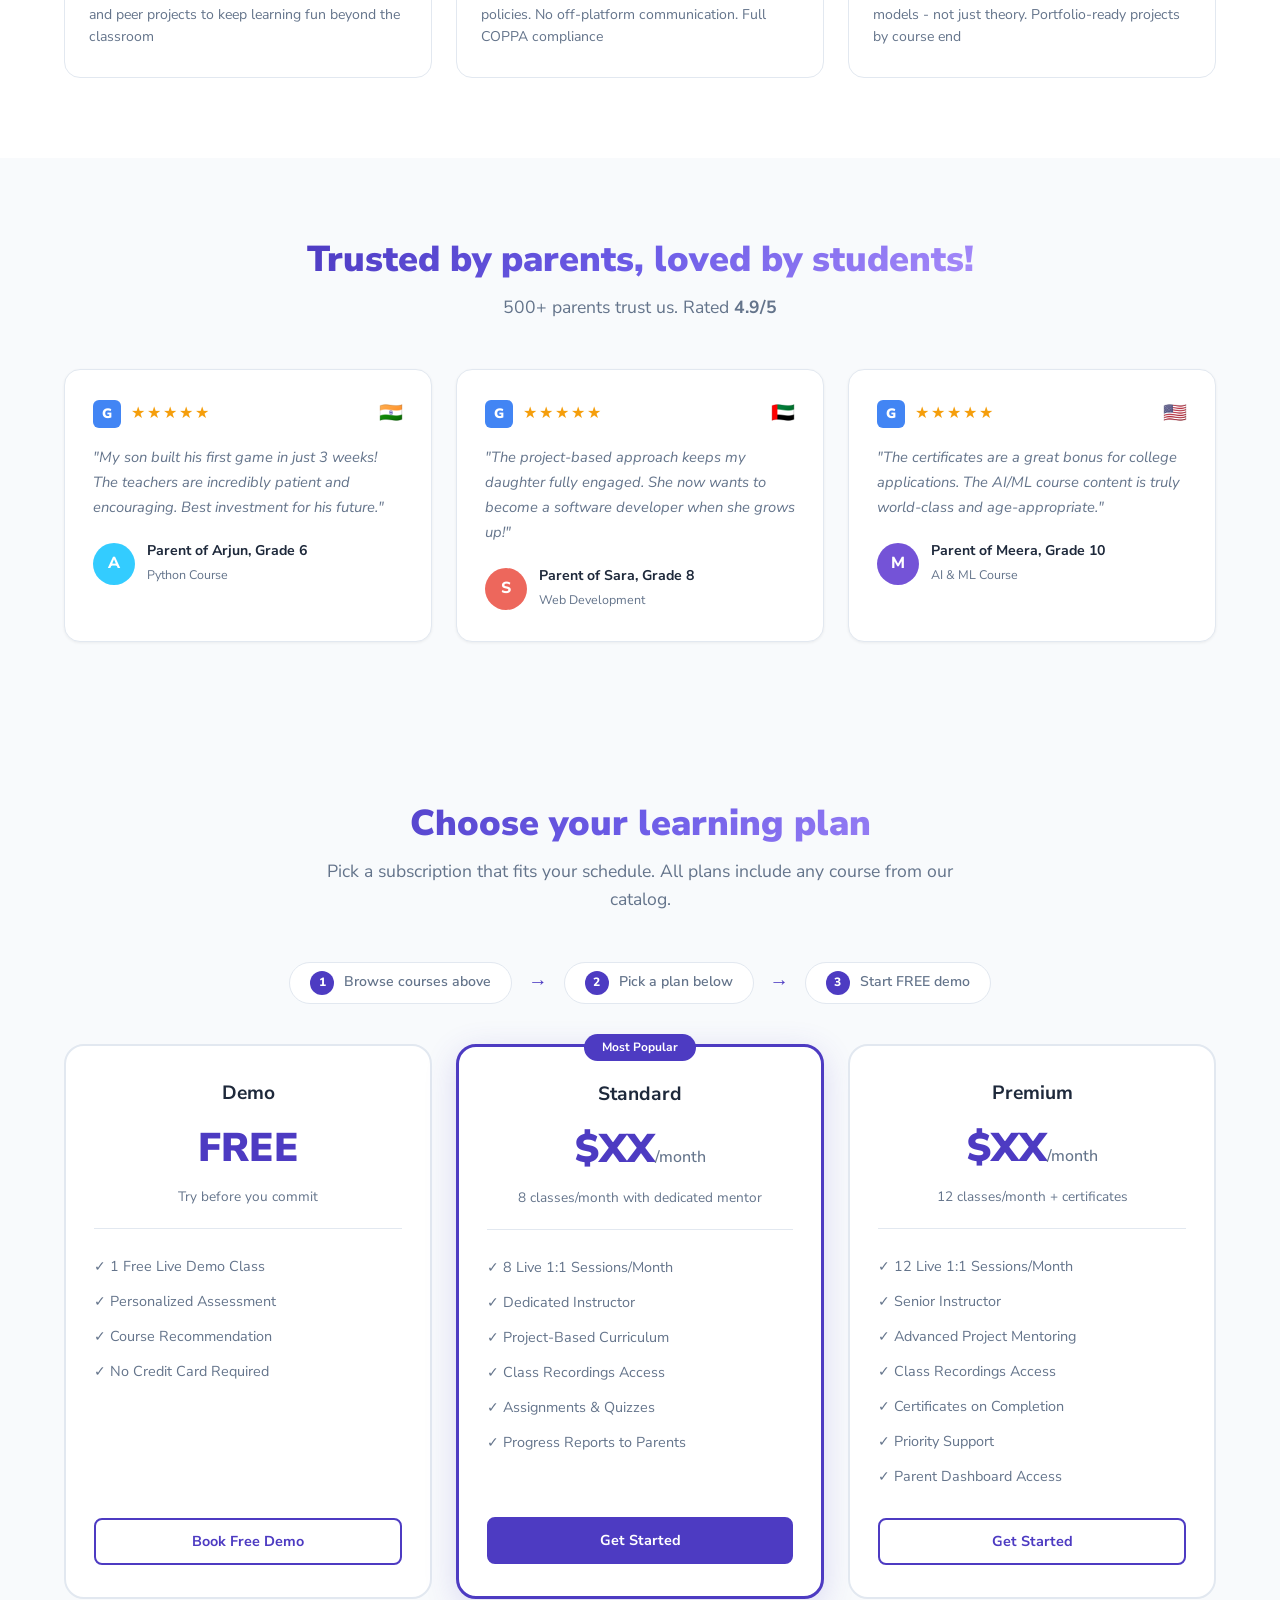
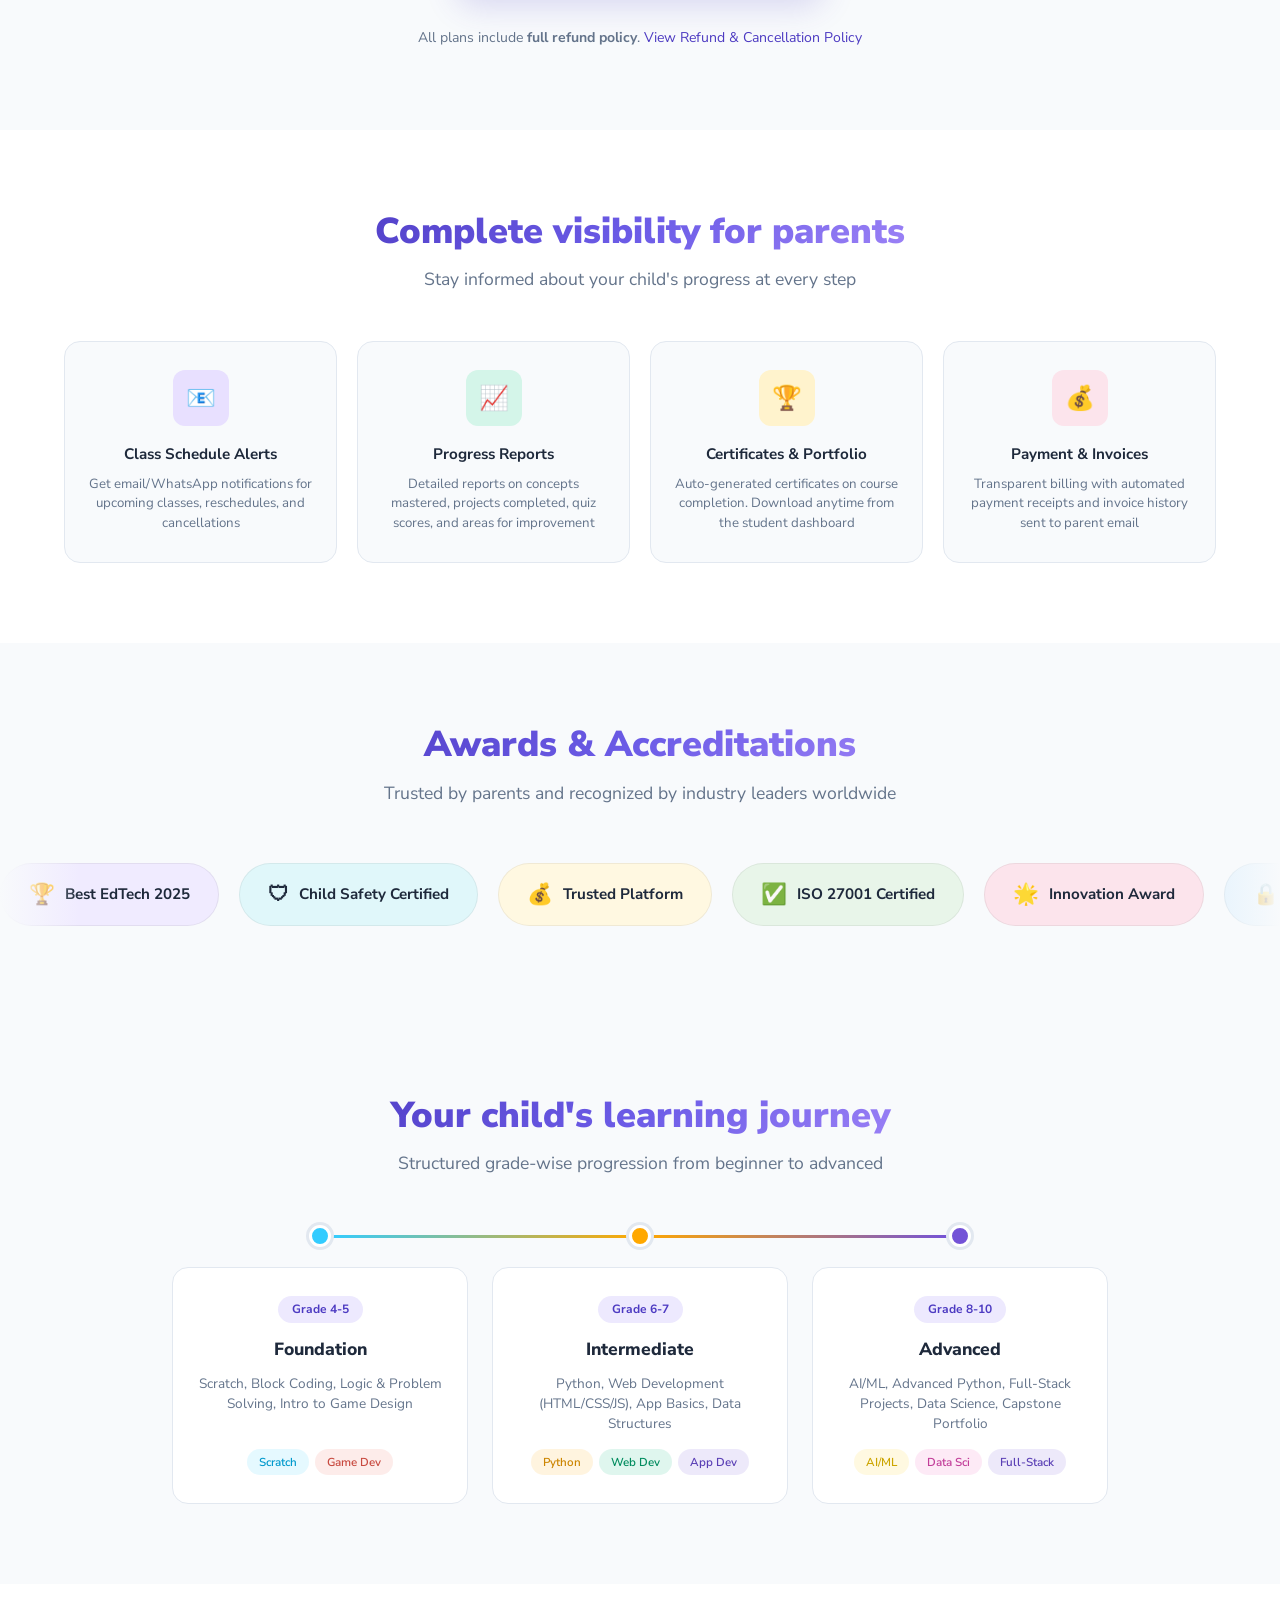
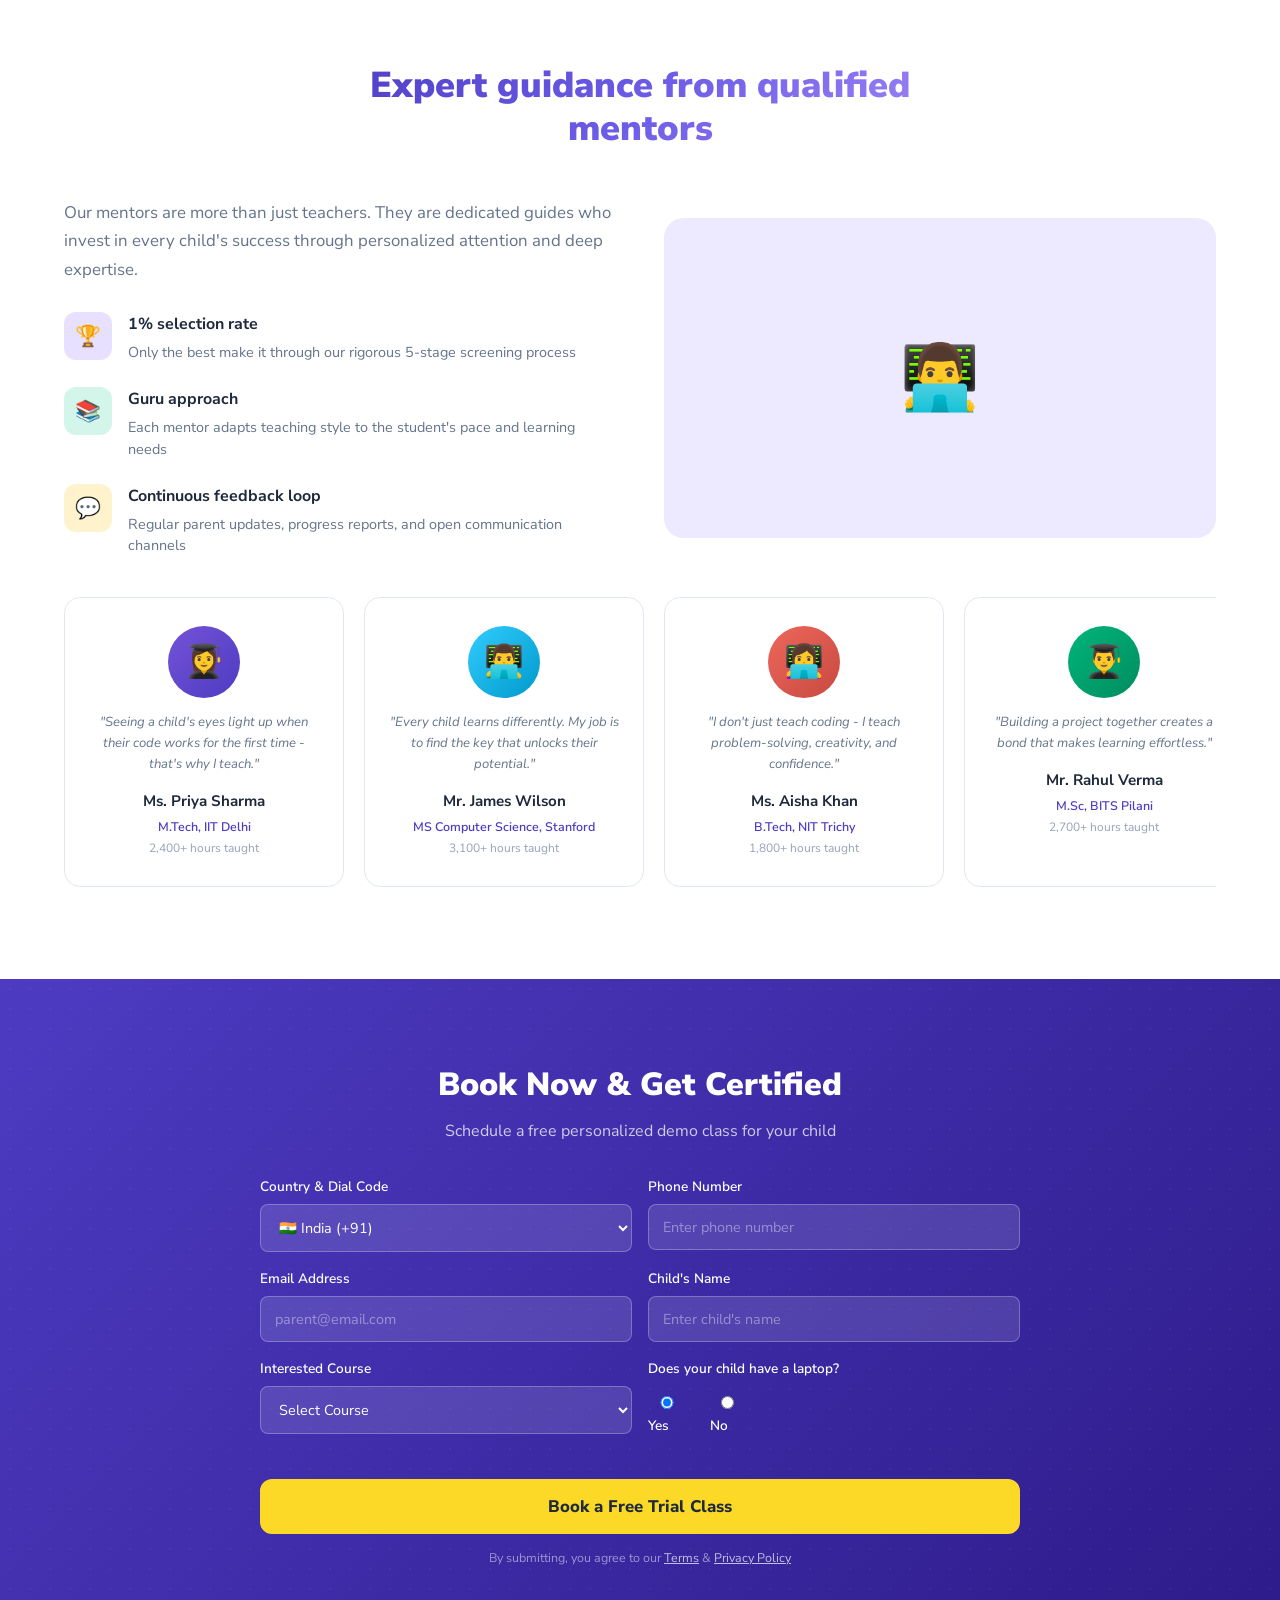
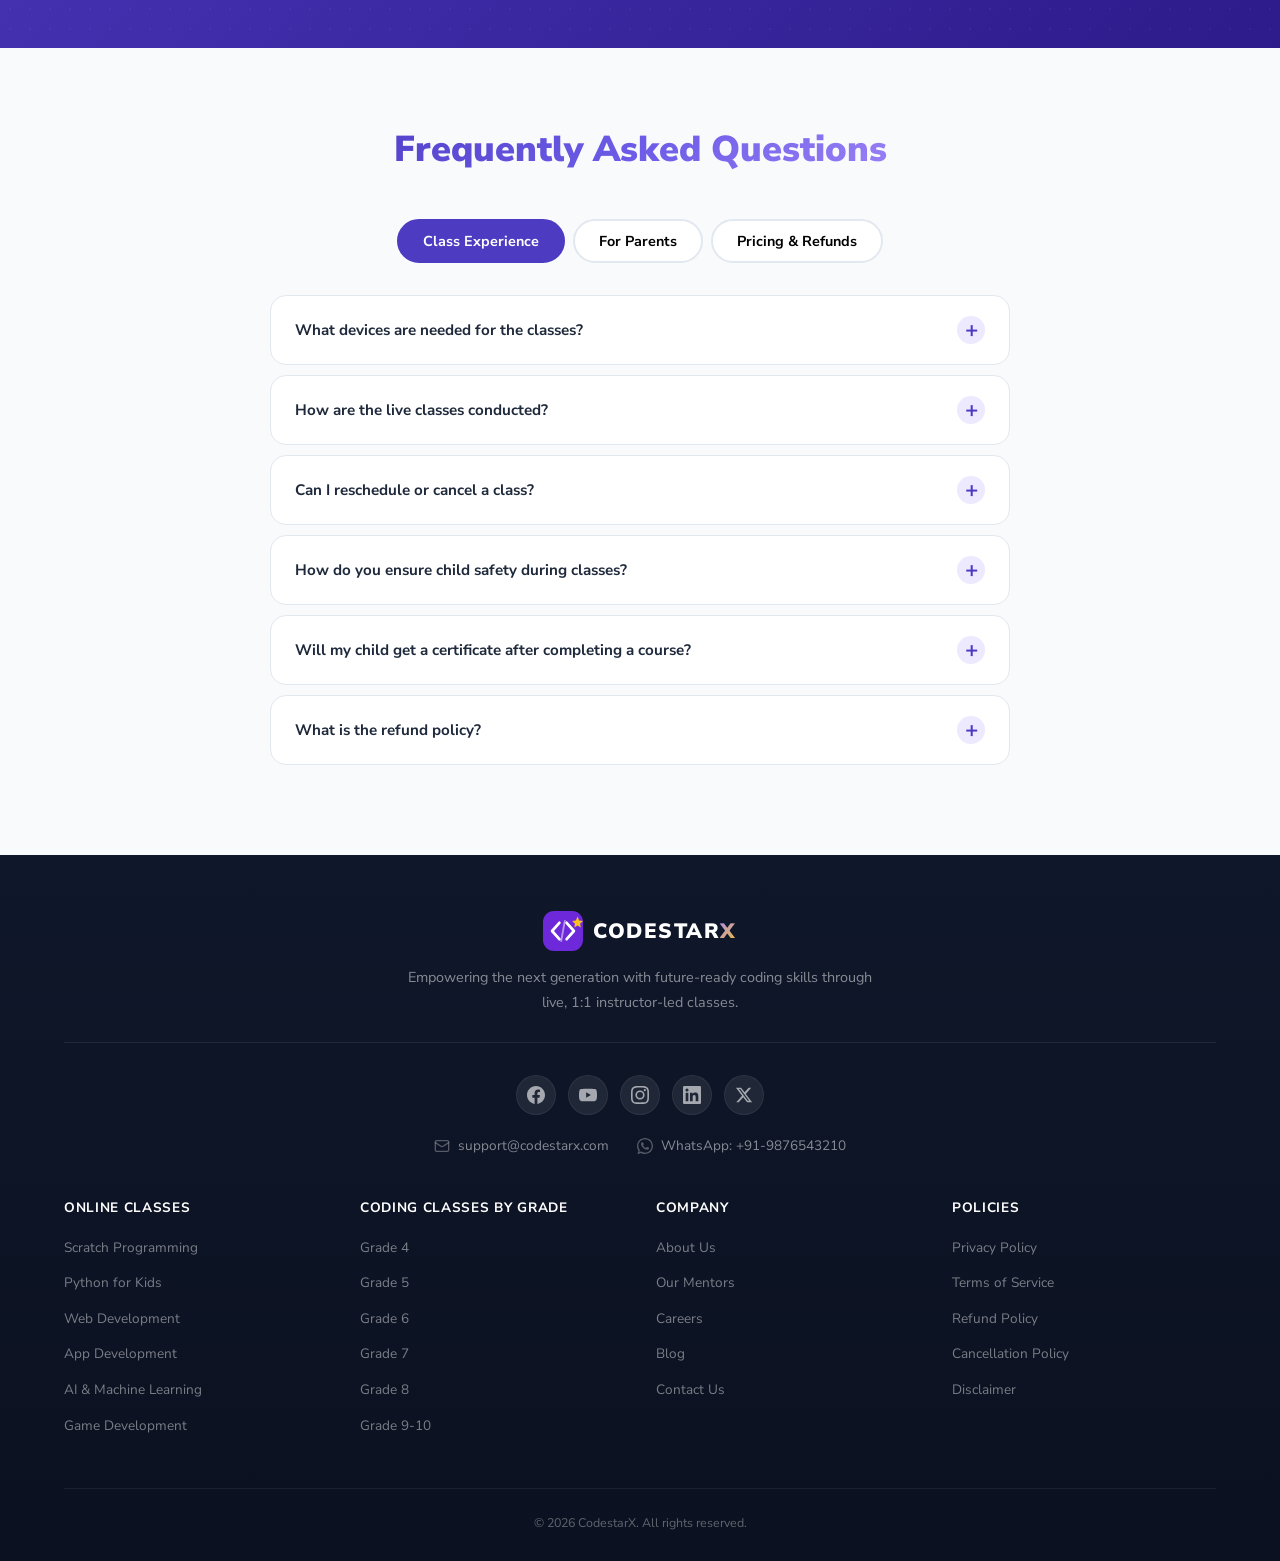
<file: v3/wireframe/index.html>
<!DOCTYPE html>
<html lang="en">
<head>
    <meta charset="UTF-8">
    <meta name="viewport" content="width=device-width, initial-scale=1.0">
    <title>CodestarX - Build the Future | 1:1 Live Coding Classes for Kids</title>
    <link rel="stylesheet" href="styles.css">
    <link href="https://fonts.googleapis.com/css2?family=Nunito+Sans:wght@400;500;600;700;800;900&display=swap" rel="stylesheet">
</head>
<body>

    <!-- ========== 1. SCROLLING ANNOUNCEMENT BAR ========== -->
    <div class="announcement-bar">
        <div class="announcement-track">
            <span class="announcement-text">Book a Free Demo Class for your child - Limited spots available!</span>
            <span class="announcement-text">Book a Free Demo Class for your child - Limited spots available!</span>
            <span class="announcement-text">Book a Free Demo Class for your child - Limited spots available!</span>
            <span class="announcement-text">Book a Free Demo Class for your child - Limited spots available!</span>
            <span class="announcement-text">Book a Free Demo Class for your child - Limited spots available!</span>
            <span class="announcement-text">Book a Free Demo Class for your child - Limited spots available!</span>
            <span class="announcement-text">Book a Free Demo Class for your child - Limited spots available!</span>
            <span class="announcement-text">Book a Free Demo Class for your child - Limited spots available!</span>
            <span class="announcement-text">Book a Free Demo Class for your child - Limited spots available!</span>
            <span class="announcement-text">Book a Free Demo Class for your child - Limited spots available!</span>
            <span class="announcement-text">Book a Free Demo Class for your child - Limited spots available!</span>
            <span class="announcement-text">Book a Free Demo Class for your child - Limited spots available!</span>
        </div>
    </div>

    <!-- ========== 2. STICKY HEADER ========== -->
    <header class="header" id="header">
        <div class="container header-inner">
            <a href="#hero" class="logo">
                <span class="logo-icon">
                    <svg viewBox="0 0 44 44" fill="none" xmlns="http://www.w3.org/2000/svg">
                        <rect width="44" height="44" rx="12" fill="url(#lgH)"/>
                        <path d="M18 13l-8 9 8 9" stroke="#fff" stroke-width="3" stroke-linecap="round" stroke-linejoin="round"/>
                        <path d="M26 13l8 9-8 9" stroke="#fff" stroke-width="3" stroke-linecap="round" stroke-linejoin="round"/>
                        <path d="M24 11l-4 22" stroke="rgba(255,255,255,0.5)" stroke-width="2" stroke-linecap="round"/>
                        <polygon points="38,6 39.8,10.5 44,11 40.8,14 41.6,18.2 38,16 34.4,18.2 35.2,14 32,11 36.2,10.5" fill="#FBBF24"/>
                        <defs>
                            <linearGradient id="lgH" x1="0" y1="0" x2="44" y2="44">
                                <stop offset="0%" stop-color="#6D28D9"/>
                                <stop offset="50%" stop-color="#7C3AED"/>
                                <stop offset="100%" stop-color="#4F46E5"/>
                            </linearGradient>
                        </defs>
                    </svg>
                </span>
                <span class="logo-text">CODESTAR<span class="logo-x">X</span></span>
            </a>
            <nav class="main-nav" id="mainNav">
                <ul>
                    <li class="has-dropdown">
                        <a href="#programs">Programs <span class="arrow">&#9662;</span></a>
                        <ul class="dropdown">
                            <li><a href="#programs">&#128992; Scratch</a></li>
                            <li><a href="#programs">&#128013; Python</a></li>
                            <li><a href="#programs">&#127760; Web Dev</a></li>
                            <li><a href="#programs">&#128241; App Dev</a></li>
                            <li><a href="#programs">&#129302; AI/ML</a></li>
                            <li><a href="#programs">&#127918; Game Dev</a></li>
                            <li class="dropdown-divider"></li>
                            <li><a href="#programs">&#128204; View All Programs</a></li>
                        </ul>
                    </li>
                    <li><a href="#why-us">About Us</a></li>
                    <li><a href="#pricing">Pricing</a></li>
                </ul>
            </nav>
            <div class="header-actions">
                <a href="#" class="btn btn-outline-header">Login</a>
                <a href="#booking" class="btn btn-primary">Sign Up</a>
            </div>
            <button class="mobile-menu-btn" id="mobileMenuBtn" aria-label="Menu">
                <span></span><span></span><span></span>
            </button>
        </div>
        <!-- Mobile Menu -->
        <div class="mobile-menu" id="mobileMenu">
            <ul>
                <li><a href="#programs">Programs</a></li>
                <li><a href="#why-us">About Us</a></li>
                <li><a href="#pricing">Pricing</a></li>
                <li><a href="#" class="btn btn-outline-header" style="margin-bottom:8px;">Login</a></li>
                <li><a href="#booking" class="btn btn-primary">Sign Up</a></li>
            </ul>
        </div>
    </header>

    <!-- ========== 3. HERO SECTION (Codeyoung Style - Light Gradient) ========== -->
    <section class="hero" id="hero">
        <div class="container hero-inner">
            <div class="hero-left">
                <h1 class="hero-heading">
                    <span class="gradient-text">1:1 live coding classes</span> for your child to build the future
                </h1>
                <p class="hero-subtitle">One child. One mentor. Real attention. Clear progress.</p>
                <a href="#booking" class="btn btn-primary btn-large hero-cta">
                    Book a FREE Trial Class <span class="btn-arrow">&#8594;</span>
                </a>
            </div>
            <div class="hero-right">
                <div class="hero-video-carousel" id="heroVideoCarousel">
                    <div class="hero-video-slide active">
                        <video src="videos/student1.mp4" autoplay muted loop playsinline preload="auto"></video>
                        <div class="hero-video-overlay"></div>
                        <div class="video-caption"><span class="live-dot"></span> Aarav learning Scratch coding</div>
                    </div>
                    <div class="hero-video-slide">
                        <video src="videos/student2.mp4" muted loop playsinline preload="auto"></video>
                        <div class="hero-video-overlay"></div>
                        <div class="video-caption"><span class="live-dot"></span> Rohan building a Python game</div>
                    </div>
                    <div class="hero-video-slide">
                        <video src="videos/student3.mp4" muted loop playsinline preload="auto"></video>
                        <div class="hero-video-overlay"></div>
                        <div class="video-caption"><span class="live-dot"></span> Arjun coding his first website</div>
                    </div>
                    <div class="hero-video-dots">
                        <button class="vdot active" data-i="0"></button>
                        <button class="vdot" data-i="1"></button>
                        <button class="vdot" data-i="2"></button>
                    </div>
                </div>
            </div>
        </div>
    </section>

    <!-- ========== 4. ACHIEVEMENT INFO BAR ========== -->
    <section class="info-bar">
        <div class="container">
            <div class="info-pills">
                <div class="info-pill">&#128250; Live 1:1 classes</div>
                <div class="info-pill">&#127968; Learn from home</div>
                <div class="info-pill">&#128736; Project-based</div>
                <div class="info-pill">&#128197; Flexible scheduling</div>
            </div>
        </div>
    </section>

    <!-- ========== 5. STUDENT COUNT BAR ========== -->
    <section class="student-count-bar">
        <div class="container">
            <div class="student-count-divider"></div>
            <div class="student-count-inner">
                <div class="student-count-number" id="studentCounter">10,000+</div>
                <div class="student-count-text">have experienced 1:1 classes with CodestarX globally</div>
            </div>
            <div class="student-count-divider"></div>
        </div>
    </section>

    <!-- ========== 6. SKILLS FOR THE FUTURE ========== -->
    <section class="section skills" id="programs">
        <div class="container">
            <div class="section-header">
                <h2 class="gradient-text">Skills for the Future</h2>
                <p>Grade-appropriate coding courses designed to build real-world skills</p>
            </div>
            <div class="skills-grid">
                <div class="skill-card" style="background: #33CCFF;">
                    <div class="skill-emoji">&#128992;</div>
                    <h3>Scratch</h3>
                    <p>Visual block-based coding for beginners</p>
                </div>
                <div class="skill-card" style="background: #FFA800;">
                    <div class="skill-emoji">&#128013;</div>
                    <h3>Python</h3>
                    <p>Text-based programming with fun projects</p>
                </div>
                <div class="skill-card" style="background: #00B67A;">
                    <div class="skill-emoji">&#127760;</div>
                    <h3>Web Dev</h3>
                    <p>Build real websites with HTML, CSS & JS</p>
                </div>
                <div class="skill-card" style="background: #7453D7;">
                    <div class="skill-emoji">&#128241;</div>
                    <h3>App Dev</h3>
                    <p>Create real mobile applications</p>
                </div>
                <div class="skill-card" style="background: #FFCF11;">
                    <div class="skill-emoji">&#129302;</div>
                    <h3>AI / ML</h3>
                    <p>Future-ready artificial intelligence skills</p>
                </div>
                <div class="skill-card" style="background: #ED675C;">
                    <div class="skill-emoji">&#127918;</div>
                    <h3>Game Dev</h3>
                    <p>Design and code interactive games</p>
                </div>
                <div class="skill-card" style="background: #E958B7;">
                    <div class="skill-emoji">&#128202;</div>
                    <h3>Data Science</h3>
                    <p>Analytics, visualization & insights</p>
                </div>
                <div class="skill-card skill-card-cta" style="background: #FFE4D8;">
                    <div class="skill-emoji">&#128204;</div>
                    <h3>View All</h3>
                    <p>Explore our full curriculum</p>
                </div>
            </div>
        </div>
    </section>

    <!-- ========== 7. PROVEN ADVANTAGE ========== -->
    <section class="section proven-advantage" id="proven-advantage">
        <div class="container">
            <div class="section-header">
                <h2 class="gradient-text">The proven advantage of 1:1 learning</h2>
            </div>
            <div class="proven-inner">
                <div class="proven-visual">
                    <div class="proven-chart-box">
                        <div class="chart-title">Learning Effectiveness</div>
                        <div class="chart-bars-row">
                            <div class="chart-bar chart-bar-1">
                                <div class="chart-fill"></div>
                                <span class="chart-label">Classroom</span>
                            </div>
                            <div class="chart-bar chart-bar-2">
                                <div class="chart-fill"></div>
                                <span class="chart-label">Group Online</span>
                            </div>
                            <div class="chart-bar chart-bar-3">
                                <div class="chart-fill"></div>
                                <span class="chart-label">1:1 Tutoring</span>
                            </div>
                        </div>
                    </div>
                </div>
                <div class="proven-content">
                    <h3>Bloom's 2 Sigma Effect</h3>
                    <p>Research by educational psychologist Benjamin Bloom found that students who received 1:1 tutoring performed two standard deviations better than students in conventional classroom settings. This means 1:1 learners outperformed 98% of their classroom peers.</p>
                    <p>At CodestarX, every child gets this proven advantage with dedicated mentor attention, personalized pacing, and real-time feedback in every session.</p>
                </div>
            </div>
            <div class="advantage-cards">
                <div class="advantage-card">
                    <div class="advantage-icon" style="background: #E8E0FF;">&#128250;</div>
                    <h4>Live 1:1 classes</h4>
                    <p>Dedicated attention in every single session</p>
                </div>
                <div class="advantage-card">
                    <div class="advantage-icon" style="background: #D4F5E9;">&#128200;</div>
                    <h4>Mastery-based tracking</h4>
                    <p>Move forward only when concepts are truly understood</p>
                </div>
                <div class="advantage-card">
                    <div class="advantage-icon" style="background: #FFF3CD;">&#9889;</div>
                    <h4>Real-time feedback</h4>
                    <p>Instant corrections and encouragement during class</p>
                </div>
            </div>
        </div>
    </section>

    <!-- ========== 8. GETTING STARTED ========== -->
    <section class="section getting-started" id="getting-started">
        <div class="container">
            <div class="section-header">
                <h2 class="gradient-text">Getting started is super easy</h2>
                <p>Take a demo session for FREE and decide for yourself</p>
            </div>
            <div class="steps-grid">
                <div class="step-card">
                    <div class="step-number">1</div>
                    <div class="step-icon-box" style="background: #E8E0FF;">&#128218;</div>
                    <h4>Select course</h4>
                    <p>Choose the right course based on your child's grade and interest</p>
                </div>
                <div class="step-card">
                    <div class="step-number">2</div>
                    <div class="step-icon-box" style="background: #D4F5E9;">&#128197;</div>
                    <h4>Book FREE trial class</h4>
                    <p>Pick a convenient time slot and experience a live 1:1 session</p>
                </div>
                <div class="step-card">
                    <div class="step-number">3</div>
                    <div class="step-icon-box" style="background: #FFF3CD;">&#128640;</div>
                    <h4>Enroll for the course</h4>
                    <p>Love the experience? Enroll and begin the coding journey</p>
                </div>
            </div>
        </div>
    </section>

    <!-- ========== 9. COURSE CARDS ========== -->
    <section class="section courses" id="courses">
        <div class="container">
            <div class="section-header">
                <h2 class="gradient-text">Coding courses for Grades 4-10</h2>
                <p>Well researched and highly effective curriculum tailored to each age group</p>
            </div>
            <div class="grade-filters">
                <button class="grade-btn active">Grade 4-5</button>
                <button class="grade-btn">Grade 6-7</button>
                <button class="grade-btn">Grade 8-10</button>
            </div>
            <div class="course-scroll">
                <div class="course-card">
                    <div class="course-img" style="background: linear-gradient(135deg, #33CCFF, #0099CC);">
                        <span class="course-badge badge-popular">Popular</span>
                        <span class="course-emoji">&#128992;</span>
                    </div>
                    <div class="course-body">
                        <h4>Scratch & Block Coding</h4>
                        <p class="course-desc">Build animations, stories, and games with visual block-based programming</p>
                        <div class="course-tags">
                            <span class="tag">Age 8-10</span>
                            <span class="tag">Grade 4-5</span>
                        </div>
                        <div class="course-meta">
                            <span class="rating">&#9733; 4.8</span>
                            <span>120+ students</span>
                        </div>
                        <a href="#pricing" class="btn btn-primary btn-small btn-full">View Plans & Book Demo</a>
                    </div>
                </div>
                <div class="course-card">
                    <div class="course-img" style="background: linear-gradient(135deg, #FFA800, #CC8500);">
                        <span class="course-badge badge-popular">Popular</span>
                        <span class="course-emoji">&#128013;</span>
                    </div>
                    <div class="course-body">
                        <h4>Python for Kids</h4>
                        <p class="course-desc">Learn text-based coding with fun projects, games, and real applications</p>
                        <div class="course-tags">
                            <span class="tag">Age 10-13</span>
                            <span class="tag">Grade 5-7</span>
                        </div>
                        <div class="course-meta">
                            <span class="rating">&#9733; 4.9</span>
                            <span>200+ students</span>
                        </div>
                        <a href="#pricing" class="btn btn-primary btn-small btn-full">View Plans &amp; Book Demo</a>
                    </div>
                </div>
                <div class="course-card">
                    <div class="course-img" style="background: linear-gradient(135deg, #00B67A, #008C5E);">
                        <span class="course-badge badge-new">New</span>
                        <span class="course-emoji">&#127760;</span>
                    </div>
                    <div class="course-body">
                        <h4>Web Development</h4>
                        <p class="course-desc">Build real websites with HTML, CSS, JavaScript and deploy them live</p>
                        <div class="course-tags">
                            <span class="tag">Age 11-14</span>
                            <span class="tag">Grade 6-8</span>
                        </div>
                        <div class="course-meta">
                            <span class="rating">&#9733; 4.7</span>
                            <span>150+ students</span>
                        </div>
                        <a href="#pricing" class="btn btn-primary btn-small btn-full">View Plans &amp; Book Demo</a>
                    </div>
                </div>
                <div class="course-card">
                    <div class="course-img" style="background: linear-gradient(135deg, #7453D7, #5A3FB5);">
                        <span class="course-badge badge-popular">Popular</span>
                        <span class="course-emoji">&#128241;</span>
                    </div>
                    <div class="course-body">
                        <h4>App Development</h4>
                        <p class="course-desc">Design and build real mobile applications from scratch</p>
                        <div class="course-tags">
                            <span class="tag">Age 12-15</span>
                            <span class="tag">Grade 7-9</span>
                        </div>
                        <div class="course-meta">
                            <span class="rating">&#9733; 4.8</span>
                            <span>90+ students</span>
                        </div>
                        <a href="#pricing" class="btn btn-primary btn-small btn-full">View Plans &amp; Book Demo</a>
                    </div>
                </div>
                <div class="course-card">
                    <div class="course-img" style="background: linear-gradient(135deg, #FFCF11, #CCA500);">
                        <span class="course-badge badge-new">New</span>
                        <span class="course-emoji">&#129302;</span>
                    </div>
                    <div class="course-body">
                        <h4>AI & Machine Learning</h4>
                        <p class="course-desc">Explore artificial intelligence, machine learning models, and smart projects</p>
                        <div class="course-tags">
                            <span class="tag">Age 13-16</span>
                            <span class="tag">Grade 8-10</span>
                        </div>
                        <div class="course-meta">
                            <span class="rating">&#9733; 4.9</span>
                            <span>80+ students</span>
                        </div>
                        <a href="#pricing" class="btn btn-primary btn-small btn-full">View Plans &amp; Book Demo</a>
                    </div>
                </div>
                <div class="course-card">
                    <div class="course-img" style="background: linear-gradient(135deg, #ED675C, #C84A40);">
                        <span class="course-badge badge-popular">Popular</span>
                        <span class="course-emoji">&#127918;</span>
                    </div>
                    <div class="course-body">
                        <h4>Game Development</h4>
                        <p class="course-desc">Design, code, and publish interactive games with real game engines</p>
                        <div class="course-tags">
                            <span class="tag">Age 10-14</span>
                            <span class="tag">Grade 5-8</span>
                        </div>
                        <div class="course-meta">
                            <span class="rating">&#9733; 4.8</span>
                            <span>110+ students</span>
                        </div>
                        <a href="#pricing" class="btn btn-primary btn-small btn-full">View Plans &amp; Book Demo</a>
                    </div>
                </div>
            </div>
        </div>
    </section>

    <!-- ========== NEW: QUICK CHECKOUT CTA STRIP (Codeyoung style) ========== -->
    <section class="checkout-strip">
        <div class="container">
            <div class="checkout-strip-inner">
                <div class="checkout-strip-text">Pick a learning track, check out in minutes, and start learning!</div>
                <a href="#booking" class="btn btn-accent btn-large">Book Free Trial <span>&#128218;</span></a>
            </div>
        </div>
    </section>

    <!-- ========== 10. WHAT SETS US APART ========== -->
    <section class="section why-choose" id="why-us">
        <div class="container">
            <div class="section-header">
                <h2 class="gradient-text">What really sets us apart</h2>
            </div>
            <div class="features-grid">
                <div class="feature-card">
                    <div class="feature-icon" style="background: #E8E0FF;">&#128218;</div>
                    <h4>Quality of curriculum</h4>
                    <p>Research-backed, project-based curriculum designed by IIT/NIT alumni and Stanford-trained educators for each grade level</p>
                </div>
                <div class="feature-card">
                    <div class="feature-icon" style="background: #D4F5E9;">&#128200;</div>
                    <h4>Progress monitoring</h4>
                    <p>Real-time parent dashboard with detailed reports on concepts mastered, projects completed, and areas for improvement</p>
                </div>
                <div class="feature-card">
                    <div class="feature-icon" style="background: #FFF3CD;">&#127891;</div>
                    <h4>Quality of teachers</h4>
                    <p>Top 1% selected, background-verified, trained in child psychology with 5+ years of teaching experience minimum</p>
                </div>
                <div class="feature-card">
                    <div class="feature-icon" style="background: #FCE4EC;">&#127919;</div>
                    <h4>In-class & outside engagement</h4>
                    <p>Interactive quizzes, coding challenges, hackathons, and peer projects to keep learning fun beyond the classroom</p>
                </div>
                <div class="feature-card">
                    <div class="feature-icon" style="background: #E3F2FD;">&#128274;</div>
                    <h4>Child safety & recordings</h4>
                    <p>Every class mandatorily recorded. Strict conduct policies. No off-platform communication. Full COPPA compliance</p>
                </div>
                <div class="feature-card">
                    <div class="feature-icon" style="background: #FFF8E1;">&#128736;</div>
                    <h4>Project-based learning</h4>
                    <p>Students build real apps, games, websites, and AI models - not just theory. Portfolio-ready projects by course end</p>
                </div>
            </div>
        </div>
    </section>

    <!-- ========== 11. TESTIMONIALS ========== -->
    <section class="section testimonials" id="testimonials">
        <div class="container">
            <div class="section-header">
                <h2 class="gradient-text">Trusted by parents, loved by students!</h2>
                <p>500+ parents trust us. Rated <strong>4.9/5</strong></p>
            </div>
            <div class="testimonial-grid">
                <div class="testimonial-card">
                    <div class="testimonial-top">
                        <div class="google-badge">G</div>
                        <div class="testimonial-stars">&#9733;&#9733;&#9733;&#9733;&#9733;</div>
                        <span class="country-flag">&#127470;&#127475;</span>
                    </div>
                    <p class="testimonial-quote">"My son built his first game in just 3 weeks! The teachers are incredibly patient and encouraging. Best investment for his future."</p>
                    <div class="testimonial-author">
                        <div class="author-avatar" style="background: #33CCFF;">A</div>
                        <div>
                            <strong>Parent of Arjun, Grade 6</strong>
                            <span>Python Course</span>
                        </div>
                    </div>
                </div>
                <div class="testimonial-card">
                    <div class="testimonial-top">
                        <div class="google-badge">G</div>
                        <div class="testimonial-stars">&#9733;&#9733;&#9733;&#9733;&#9733;</div>
                        <span class="country-flag">&#127462;&#127466;</span>
                    </div>
                    <p class="testimonial-quote">"The project-based approach keeps my daughter fully engaged. She now wants to become a software developer when she grows up!"</p>
                    <div class="testimonial-author">
                        <div class="author-avatar" style="background: #ED675C;">S</div>
                        <div>
                            <strong>Parent of Sara, Grade 8</strong>
                            <span>Web Development</span>
                        </div>
                    </div>
                </div>
                <div class="testimonial-card">
                    <div class="testimonial-top">
                        <div class="google-badge">G</div>
                        <div class="testimonial-stars">&#9733;&#9733;&#9733;&#9733;&#9733;</div>
                        <span class="country-flag">&#127482;&#127480;</span>
                    </div>
                    <p class="testimonial-quote">"The certificates are a great bonus for college applications. The AI/ML course content is truly world-class and age-appropriate."</p>
                    <div class="testimonial-author">
                        <div class="author-avatar" style="background: #7453D7;">M</div>
                        <div>
                            <strong>Parent of Meera, Grade 10</strong>
                            <span>AI & ML Course</span>
                        </div>
                    </div>
                </div>
            </div>
        </div>
    </section>

    <!-- ========== NEW: PRICING PLANS (from PRD) ========== -->
    <section class="section pricing" id="pricing">
        <div class="container">
            <div class="section-header">
                <h2 class="gradient-text">Choose your learning plan</h2>
                <p>Pick a subscription that fits your schedule. All plans include any course from our catalog.</p>
            </div>
            <div class="pricing-flow">
                <div class="pricing-flow-step">
                    <span class="pricing-flow-num">1</span>
                    <span>Browse courses above</span>
                </div>
                <span class="pricing-flow-arrow">&#8594;</span>
                <div class="pricing-flow-step">
                    <span class="pricing-flow-num">2</span>
                    <span>Pick a plan below</span>
                </div>
                <span class="pricing-flow-arrow">&#8594;</span>
                <div class="pricing-flow-step">
                    <span class="pricing-flow-num">3</span>
                    <span>Start FREE demo</span>
                </div>
            </div>
            <div class="pricing-grid">
                <div class="pricing-card">
                    <div class="pricing-header-card">
                        <h3>Demo</h3>
                        <div class="pricing-price">FREE</div>
                        <p>Try before you commit</p>
                    </div>
                    <ul class="pricing-features">
                        <li>&#10003; 1 Free Live Demo Class</li>
                        <li>&#10003; Personalized Assessment</li>
                        <li>&#10003; Course Recommendation</li>
                        <li>&#10003; No Credit Card Required</li>
                    </ul>
                    <a href="#booking" class="btn btn-outline btn-full">Book Free Demo</a>
                </div>
                <div class="pricing-card pricing-featured">
                    <div class="pricing-badge">Most Popular</div>
                    <div class="pricing-header-card">
                        <h3>Standard</h3>
                        <div class="pricing-price">$XX<span>/month</span></div>
                        <p>8 classes/month with dedicated mentor</p>
                    </div>
                    <ul class="pricing-features">
                        <li>&#10003; 8 Live 1:1 Sessions/Month</li>
                        <li>&#10003; Dedicated Instructor</li>
                        <li>&#10003; Project-Based Curriculum</li>
                        <li>&#10003; Class Recordings Access</li>
                        <li>&#10003; Assignments & Quizzes</li>
                        <li>&#10003; Progress Reports to Parents</li>
                    </ul>
                    <a href="#booking" class="btn btn-primary btn-full">Get Started</a>
                </div>
                <div class="pricing-card">
                    <div class="pricing-header-card">
                        <h3>Premium</h3>
                        <div class="pricing-price">$XX<span>/month</span></div>
                        <p>12 classes/month + certificates</p>
                    </div>
                    <ul class="pricing-features">
                        <li>&#10003; 12 Live 1:1 Sessions/Month</li>
                        <li>&#10003; Senior Instructor</li>
                        <li>&#10003; Advanced Project Mentoring</li>
                        <li>&#10003; Class Recordings Access</li>
                        <li>&#10003; Certificates on Completion</li>
                        <li>&#10003; Priority Support</li>
                        <li>&#10003; Parent Dashboard Access</li>
                    </ul>
                    <a href="#booking" class="btn btn-outline btn-full">Get Started</a>
                </div>
            </div>
            <p class="pricing-note">All plans include <strong>full refund policy</strong>. <a href="#">View Refund & Cancellation Policy</a></p>
        </div>
    </section>

    <!-- ========== NEW: PARENT VISIBILITY (from PRD) ========== -->
    <section class="section parent-section" id="parents">
        <div class="container">
            <div class="section-header">
                <h2 class="gradient-text">Complete visibility for parents</h2>
                <p>Stay informed about your child's progress at every step</p>
            </div>
            <div class="parent-grid">
                <div class="parent-card">
                    <div class="parent-icon" style="background: #E8E0FF;">&#128231;</div>
                    <h4>Class Schedule Alerts</h4>
                    <p>Get email/WhatsApp notifications for upcoming classes, reschedules, and cancellations</p>
                </div>
                <div class="parent-card">
                    <div class="parent-icon" style="background: #D4F5E9;">&#128200;</div>
                    <h4>Progress Reports</h4>
                    <p>Detailed reports on concepts mastered, projects completed, quiz scores, and areas for improvement</p>
                </div>
                <div class="parent-card">
                    <div class="parent-icon" style="background: #FFF3CD;">&#127942;</div>
                    <h4>Certificates & Portfolio</h4>
                    <p>Auto-generated certificates on course completion. Download anytime from the student dashboard</p>
                </div>
                <div class="parent-card">
                    <div class="parent-icon" style="background: #FCE4EC;">&#128176;</div>
                    <h4>Payment & Invoices</h4>
                    <p>Transparent billing with automated payment receipts and invoice history sent to parent email</p>
                </div>
            </div>
        </div>
    </section>

    <!-- ========== AWARDS & ACCREDITATIONS ========== -->
    <section class="section awards">
        <div class="container">
            <div class="section-header">
                <h2 class="gradient-text">Awards & Accreditations</h2>
                <p>Trusted by parents and recognized by industry leaders worldwide</p>
            </div>
        </div>
        <div class="awards-marquee-wrapper">
            <div class="awards-marquee-track">
                <div class="award-pill" style="background:#F0EBFF;"><span>&#127942;</span> Best EdTech 2025</div>
                <div class="award-pill" style="background:#E0F7FA;"><span>&#128737;</span> Child Safety Certified</div>
                <div class="award-pill" style="background:#FFF8E1;"><span>&#128176;</span> Trusted Platform</div>
                <div class="award-pill" style="background:#E8F5E9;"><span>&#9989;</span> ISO 27001 Certified</div>
                <div class="award-pill" style="background:#FCE4EC;"><span>&#127775;</span> Innovation Award</div>
                <div class="award-pill" style="background:#E3F2FD;"><span>&#128274;</span> COPPA Compliant</div>
                <div class="award-pill" style="background:#FFF3E0;"><span>&#127891;</span> STEM Accredited</div>
                <div class="award-pill" style="background:#F3E5F5;"><span>&#128200;</span> Top Rated Platform</div>
                <div class="award-pill" style="background:#E0F2F1;"><span>&#128196;</span> GDPR Compliant</div>
                <!-- Duplicate for seamless loop -->
                <div class="award-pill" style="background:#F0EBFF;"><span>&#127942;</span> Best EdTech 2025</div>
                <div class="award-pill" style="background:#E0F7FA;"><span>&#128737;</span> Child Safety Certified</div>
                <div class="award-pill" style="background:#FFF8E1;"><span>&#128176;</span> Trusted Platform</div>
                <div class="award-pill" style="background:#E8F5E9;"><span>&#9989;</span> ISO 27001 Certified</div>
                <div class="award-pill" style="background:#FCE4EC;"><span>&#127775;</span> Innovation Award</div>
                <div class="award-pill" style="background:#E3F2FD;"><span>&#128274;</span> COPPA Compliant</div>
                <div class="award-pill" style="background:#FFF3E0;"><span>&#127891;</span> STEM Accredited</div>
                <div class="award-pill" style="background:#F3E5F5;"><span>&#128200;</span> Top Rated Platform</div>
                <div class="award-pill" style="background:#E0F2F1;"><span>&#128196;</span> GDPR Compliant</div>
            </div>
        </div>
    </section>

    <!-- ========== NEW: CURRICULUM PROGRESSION PATH (from PRD) ========== -->
    <section class="section curriculum-path" id="curriculum">
        <div class="container">
            <div class="section-header">
                <h2 class="gradient-text">Your child's learning journey</h2>
                <p>Structured grade-wise progression from beginner to advanced</p>
            </div>
            <div class="path-timeline">
                <div class="path-item">
                    <div class="path-dot" style="background: #33CCFF;"></div>
                    <div class="path-content">
                        <div class="path-grade">Grade 4-5</div>
                        <h4>Foundation</h4>
                        <p>Scratch, Block Coding, Logic & Problem Solving, Intro to Game Design</p>
                        <div class="path-tags">
                            <span style="background:#33CCFF20;color:#0099CC;">Scratch</span>
                            <span style="background:#ED675C20;color:#C84A40;">Game Dev</span>
                        </div>
                    </div>
                </div>
                <div class="path-connector"></div>
                <div class="path-item">
                    <div class="path-dot" style="background: #FFA800;"></div>
                    <div class="path-content">
                        <div class="path-grade">Grade 6-7</div>
                        <h4>Intermediate</h4>
                        <p>Python, Web Development (HTML/CSS/JS), App Basics, Data Structures</p>
                        <div class="path-tags">
                            <span style="background:#FFA80020;color:#CC8500;">Python</span>
                            <span style="background:#00B67A20;color:#008C5E;">Web Dev</span>
                            <span style="background:#7453D720;color:#5A3FB5;">App Dev</span>
                        </div>
                    </div>
                </div>
                <div class="path-connector"></div>
                <div class="path-item">
                    <div class="path-dot" style="background: #7453D7;"></div>
                    <div class="path-content">
                        <div class="path-grade">Grade 8-10</div>
                        <h4>Advanced</h4>
                        <p>AI/ML, Advanced Python, Full-Stack Projects, Data Science, Capstone Portfolio</p>
                        <div class="path-tags">
                            <span style="background:#FFCF1120;color:#CCA500;">AI/ML</span>
                            <span style="background:#E958B720;color:#C23D99;">Data Sci</span>
                            <span style="background:#7453D720;color:#5A3FB5;">Full-Stack</span>
                        </div>
                    </div>
                </div>
            </div>
        </div>
    </section>

    <!-- ========== 12. TEACHER/MENTOR CARDS ========== -->
    <section class="section mentors" id="mentors">
        <div class="container">
            <div class="section-header">
                <h2 class="gradient-text">Expert guidance from qualified mentors</h2>
            </div>
            <div class="mentors-inner">
                <div class="mentors-top">
                    <div class="mentors-left">
                        <p class="mentors-desc">Our mentors are more than just teachers. They are dedicated guides who invest in every child's success through personalized attention and deep expertise.</p>
                        <div class="mentor-quality-points">
                            <div class="quality-point">
                                <div class="quality-icon" style="background: #E8E0FF;">&#127942;</div>
                                <div>
                                    <h4>1% selection rate</h4>
                                    <p>Only the best make it through our rigorous 5-stage screening process</p>
                                </div>
                            </div>
                            <div class="quality-point">
                                <div class="quality-icon" style="background: #D4F5E9;">&#128218;</div>
                                <div>
                                    <h4>Guru approach</h4>
                                    <p>Each mentor adapts teaching style to the student's pace and learning needs</p>
                                </div>
                            </div>
                            <div class="quality-point">
                                <div class="quality-icon" style="background: #FFF3CD;">&#128172;</div>
                                <div>
                                    <h4>Continuous feedback loop</h4>
                                    <p>Regular parent updates, progress reports, and open communication channels</p>
                                </div>
                            </div>
                        </div>
                    </div>
                    <div class="mentors-right-preview">&#128104;&#8205;&#128187;</div>
                </div>
                <div class="mentors-bottom">
                    <div class="mentor-cards-scroll">
                        <div class="mentor-card">
                            <div class="mentor-avatar" style="background: linear-gradient(135deg, #7453D7, #4D3BC2);">
                                <span>&#128105;&#8205;&#127891;</span>
                            </div>
                            <p class="mentor-quote">"Seeing a child's eyes light up when their code works for the first time - that's why I teach."</p>
                            <h4>Ms. Priya Sharma</h4>
                            <span class="mentor-degree">M.Tech, IIT Delhi</span>
                            <span class="mentor-hours">2,400+ hours taught</span>
                        </div>
                        <div class="mentor-card">
                            <div class="mentor-avatar" style="background: linear-gradient(135deg, #33CCFF, #0099CC);">
                                <span>&#128104;&#8205;&#128187;</span>
                            </div>
                            <p class="mentor-quote">"Every child learns differently. My job is to find the key that unlocks their potential."</p>
                            <h4>Mr. James Wilson</h4>
                            <span class="mentor-degree">MS Computer Science, Stanford</span>
                            <span class="mentor-hours">3,100+ hours taught</span>
                        </div>
                        <div class="mentor-card">
                            <div class="mentor-avatar" style="background: linear-gradient(135deg, #ED675C, #C84A40);">
                                <span>&#128105;&#8205;&#128187;</span>
                            </div>
                            <p class="mentor-quote">"I don't just teach coding - I teach problem-solving, creativity, and confidence."</p>
                            <h4>Ms. Aisha Khan</h4>
                            <span class="mentor-degree">B.Tech, NIT Trichy</span>
                            <span class="mentor-hours">1,800+ hours taught</span>
                        </div>
                        <div class="mentor-card">
                            <div class="mentor-avatar" style="background: linear-gradient(135deg, #00B67A, #008C5E);">
                                <span>&#128104;&#8205;&#127891;</span>
                            </div>
                            <p class="mentor-quote">"Building a project together creates a bond that makes learning effortless."</p>
                            <h4>Mr. Rahul Verma</h4>
                            <span class="mentor-degree">M.Sc, BITS Pilani</span>
                            <span class="mentor-hours">2,700+ hours taught</span>
                        </div>
                    </div>
                </div>
            </div>
        </div>
    </section>

    <!-- ========== 13. BOOKING FORM ========== -->
    <section class="section booking" id="booking">
        <div class="container">
            <div class="booking-inner">
                <div class="booking-form-wrap">
                    <h2>Book Now & Get Certified</h2>
                    <p>Schedule a free personalized demo class for your child</p>
                    <form onsubmit="return false;">
                        <div class="form-row">
                            <div class="form-group">
                                <label>Country & Dial Code</label>
                                <select>
                                    <option>&#127470;&#127475; India (+91)</option>
                                    <option>&#127482;&#127480; USA (+1)</option>
                                    <option>&#127468;&#127463; UK (+44)</option>
                                    <option>&#127462;&#127466; UAE (+971)</option>
                                    <option>&#127464;&#127462; Canada (+1)</option>
                                    <option>&#127462;&#127482; Australia (+61)</option>
                                    <option>&#127480;&#127468; Singapore (+65)</option>
                                </select>
                            </div>
                            <div class="form-group">
                                <label>Phone Number</label>
                                <input type="tel" placeholder="Enter phone number">
                            </div>
                        </div>
                        <div class="form-row">
                            <div class="form-group">
                                <label>Email Address</label>
                                <input type="email" placeholder="parent@email.com">
                            </div>
                            <div class="form-group">
                                <label>Child's Name</label>
                                <input type="text" placeholder="Enter child's name">
                            </div>
                        </div>
                        <div class="form-row">
                            <div class="form-group">
                                <label>Interested Course</label>
                                <select>
                                    <option>Select Course</option>
                                    <option>Scratch Programming</option>
                                    <option>Python for Kids</option>
                                    <option>Web Development</option>
                                    <option>App Development</option>
                                    <option>AI & Machine Learning</option>
                                    <option>Game Development</option>
                                    <option>Data Science</option>
                                </select>
                            </div>
                            <div class="form-group">
                                <label>Does your child have a laptop?</label>
                                <div class="radio-group">
                                    <label class="radio-option">
                                        <input type="radio" name="laptop" value="yes" checked> Yes
                                    </label>
                                    <label class="radio-option">
                                        <input type="radio" name="laptop" value="no"> No
                                    </label>
                                </div>
                            </div>
                        </div>
                        <button type="submit" class="btn btn-primary btn-large btn-full">Book a Free Trial Class</button>
                        <p class="form-disclaimer">By submitting, you agree to our <a href="#">Terms</a> & <a href="#">Privacy Policy</a></p>
                    </form>
                </div>
            </div>
        </div>
    </section>

    <!-- ========== 14. FAQ ========== -->
    <section class="section faq" id="faq">
        <div class="container">
            <div class="section-header">
                <h2 class="gradient-text">Frequently Asked Questions</h2>
            </div>
            <div class="faq-tabs">
                <button class="faq-tab active">Class Experience</button>
                <button class="faq-tab">For Parents</button>
                <button class="faq-tab">Pricing & Refunds</button>
            </div>
            <div class="faq-list">
                <div class="faq-item">
                    <div class="faq-question">
                        <h4>What devices are needed for the classes?</h4>
                        <span class="faq-toggle">+</span>
                    </div>
                    <div class="faq-answer">
                        <p>A laptop or tablet with a stable internet connection, webcam, and microphone is required. Chromebooks work great too. We recommend a screen size of at least 11 inches for the best experience.</p>
                    </div>
                </div>
                <div class="faq-item">
                    <div class="faq-question">
                        <h4>How are the live classes conducted?</h4>
                        <span class="faq-toggle">+</span>
                    </div>
                    <div class="faq-answer">
                        <p>Classes are conducted live via our secure platform with video, audio, and screen sharing. Each class is 50 minutes long. All sessions are mandatorily recorded for safety and review.</p>
                    </div>
                </div>
                <div class="faq-item">
                    <div class="faq-question">
                        <h4>Can I reschedule or cancel a class?</h4>
                        <span class="faq-toggle">+</span>
                    </div>
                    <div class="faq-answer">
                        <p>Yes! Students can reschedule classes up to 4 hours before the scheduled time through their dashboard. Cancellations are subject to our flexible cancellation policy.</p>
                    </div>
                </div>
                <div class="faq-item">
                    <div class="faq-question">
                        <h4>How do you ensure child safety during classes?</h4>
                        <span class="faq-toggle">+</span>
                    </div>
                    <div class="faq-answer">
                        <p>Every class is mandatorily recorded. Teachers follow a strict code of conduct. No private off-platform communication is allowed. All instructors are background-verified.</p>
                    </div>
                </div>
                <div class="faq-item">
                    <div class="faq-question">
                        <h4>Will my child get a certificate after completing a course?</h4>
                        <span class="faq-toggle">+</span>
                    </div>
                    <div class="faq-answer">
                        <p>Yes! Certificates are auto-generated upon course completion and can be downloaded from the student dashboard. These are great for college applications and extracurricular portfolios.</p>
                    </div>
                </div>
                <div class="faq-item">
                    <div class="faq-question">
                        <h4>What is the refund policy?</h4>
                        <span class="faq-toggle">+</span>
                    </div>
                    <div class="faq-answer">
                        <p>We offer a flexible refund policy. If you're not satisfied within the first 7 days, you can request a full refund. Please refer to our refund & cancellation policy page for full details.</p>
                    </div>
                </div>
            </div>
        </div>
    </section>

    <!-- ========== 15. FOOTER ========== -->
    <footer class="footer">
        <div class="container">
            <!-- Footer Logo -->
            <div class="footer-logo-row">
                <a href="#hero" class="logo footer-logo-link">
                    <span class="logo-icon">
                        <svg viewBox="0 0 44 44" fill="none" xmlns="http://www.w3.org/2000/svg">
                            <rect width="44" height="44" rx="12" fill="url(#lgF)"/>
                            <path d="M18 13l-8 9 8 9" stroke="#fff" stroke-width="3" stroke-linecap="round" stroke-linejoin="round"/>
                            <path d="M26 13l8 9-8 9" stroke="#fff" stroke-width="3" stroke-linecap="round" stroke-linejoin="round"/>
                            <path d="M24 11l-4 22" stroke="rgba(255,255,255,0.5)" stroke-width="2" stroke-linecap="round"/>
                            <polygon points="38,6 39.8,10.5 44,11 40.8,14 41.6,18.2 38,16 34.4,18.2 35.2,14 32,11 36.2,10.5" fill="#FBBF24"/>
                            <defs>
                                <linearGradient id="lgF" x1="0" y1="0" x2="44" y2="44">
                                    <stop offset="0%" stop-color="#6D28D9"/>
                                    <stop offset="50%" stop-color="#7C3AED"/>
                                    <stop offset="100%" stop-color="#4F46E5"/>
                                </linearGradient>
                            </defs>
                        </svg>
                    </span>
                    <span class="logo-text">CODESTAR<span class="logo-x">X</span></span>
                </a>
                <p class="footer-tagline">Empowering the next generation with future-ready coding skills through live, 1:1 instructor-led classes.</p>
            </div>
            <!-- Social links row -->
            <div class="footer-social-row">
                <a href="#" title="Facebook" aria-label="Facebook">
                    <svg width="20" height="20" viewBox="0 0 24 24" fill="currentColor"><path d="M24 12.073c0-6.627-5.373-12-12-12s-12 5.373-12 12c0 5.99 4.388 10.954 10.125 11.854v-8.385H7.078v-3.47h3.047V9.43c0-3.007 1.792-4.669 4.533-4.669 1.312 0 2.686.235 2.686.235v2.953H15.83c-1.491 0-1.956.925-1.956 1.874v2.25h3.328l-.532 3.47h-2.796v8.385C19.612 23.027 24 18.062 24 12.073z"/></svg>
                </a>
                <a href="#" title="YouTube" aria-label="YouTube">
                    <svg width="20" height="20" viewBox="0 0 24 24" fill="currentColor"><path d="M23.498 6.186a3.016 3.016 0 0 0-2.122-2.136C19.505 3.545 12 3.545 12 3.545s-7.505 0-9.377.505A3.017 3.017 0 0 0 .502 6.186C0 8.07 0 12 0 12s0 3.93.502 5.814a3.016 3.016 0 0 0 2.122 2.136c1.871.505 9.376.505 9.376.505s7.505 0 9.377-.505a3.015 3.015 0 0 0 2.122-2.136C24 15.93 24 12 24 12s0-3.93-.502-5.814zM9.545 15.568V8.432L15.818 12l-6.273 3.568z"/></svg>
                </a>
                <a href="#" title="Instagram" aria-label="Instagram">
                    <svg width="20" height="20" viewBox="0 0 24 24" fill="currentColor"><path d="M12 2.163c3.204 0 3.584.012 4.85.07 3.252.148 4.771 1.691 4.919 4.919.058 1.265.069 1.645.069 4.849 0 3.205-.012 3.584-.069 4.849-.149 3.225-1.664 4.771-4.919 4.919-1.266.058-1.644.07-4.85.07-3.204 0-3.584-.012-4.849-.07-3.26-.149-4.771-1.699-4.919-4.92-.058-1.265-.07-1.644-.07-4.849 0-3.204.013-3.583.07-4.849.149-3.227 1.664-4.771 4.919-4.919 1.266-.057 1.645-.069 4.849-.069zM12 0C8.741 0 8.333.014 7.053.072 2.695.272.273 2.69.073 7.052.014 8.333 0 8.741 0 12c0 3.259.014 3.668.072 4.948.2 4.358 2.618 6.78 6.98 6.98C8.333 23.986 8.741 24 12 24c3.259 0 3.668-.014 4.948-.072 4.354-.2 6.782-2.618 6.979-6.98.059-1.28.073-1.689.073-4.948 0-3.259-.014-3.667-.072-4.947-.196-4.354-2.617-6.78-6.979-6.98C15.668.014 15.259 0 12 0zm0 5.838a6.162 6.162 0 1 0 0 12.324 6.162 6.162 0 0 0 0-12.324zM12 16a4 4 0 1 1 0-8 4 4 0 0 1 0 8zm6.406-11.845a1.44 1.44 0 1 0 0 2.881 1.44 1.44 0 0 0 0-2.881z"/></svg>
                </a>
                <a href="#" title="LinkedIn" aria-label="LinkedIn">
                    <svg width="20" height="20" viewBox="0 0 24 24" fill="currentColor"><path d="M20.447 20.452h-3.554v-5.569c0-1.328-.027-3.037-1.852-3.037-1.853 0-2.136 1.445-2.136 2.939v5.667H9.351V9h3.414v1.561h.046c.477-.9 1.637-1.85 3.37-1.85 3.601 0 4.267 2.37 4.267 5.455v6.286zM5.337 7.433a2.062 2.062 0 0 1-2.063-2.065 2.064 2.064 0 1 1 2.063 2.065zm1.782 13.019H3.555V9h3.564v11.452zM22.225 0H1.771C.792 0 0 .774 0 1.729v20.542C0 23.227.792 24 1.771 24h20.451C23.2 24 24 23.227 24 22.271V1.729C24 .774 23.2 0 22.222 0h.003z"/></svg>
                </a>
                <a href="#" title="Twitter / X" aria-label="Twitter / X">
                    <svg width="20" height="20" viewBox="0 0 24 24" fill="currentColor"><path d="M18.244 2.25h3.308l-7.227 8.26 8.502 11.24H16.17l-5.214-6.817L4.99 21.75H1.68l7.73-8.835L1.254 2.25H8.08l4.713 6.231zm-1.161 17.52h1.833L7.084 4.126H5.117z"/></svg>
                </a>
            </div>
            <div class="footer-contact-row">
                <a href="mailto:support@codestarx.com" class="footer-contact-link">
                    <svg width="16" height="16" viewBox="0 0 24 24" fill="none" stroke="currentColor" stroke-width="2" stroke-linecap="round" stroke-linejoin="round"><rect x="2" y="4" width="20" height="16" rx="2"/><path d="m22 7-8.97 5.7a1.94 1.94 0 0 1-2.06 0L2 7"/></svg>
                    support@codestarx.com
                </a>
                <a href="#" class="footer-contact-link">
                    <svg width="16" height="16" viewBox="0 0 24 24" fill="currentColor"><path d="M17.472 14.382c-.297-.149-1.758-.867-2.03-.967-.273-.099-.471-.148-.67.15-.197.297-.767.966-.94 1.164-.173.199-.347.223-.644.075-.297-.15-1.255-.463-2.39-1.475-.883-.788-1.48-1.761-1.653-2.059-.173-.297-.018-.458.13-.606.134-.133.298-.347.446-.52.149-.174.198-.298.298-.497.099-.198.05-.371-.025-.52-.075-.149-.669-1.612-.916-2.207-.242-.579-.487-.5-.669-.51-.173-.008-.371-.01-.57-.01-.198 0-.52.074-.792.372-.272.297-1.04 1.016-1.04 2.479 0 1.462 1.065 2.875 1.213 3.074.149.198 2.096 3.2 5.077 4.487.709.306 1.262.489 1.694.625.712.227 1.36.195 1.871.118.571-.085 1.758-.719 2.006-1.413.248-.694.248-1.289.173-1.413-.074-.124-.272-.198-.57-.347z"/><path d="M12 0C5.373 0 0 5.373 0 12c0 2.625.846 5.059 2.284 7.034L.789 23.492a.5.5 0 0 0 .612.616l4.529-1.476A11.96 11.96 0 0 0 12 24c6.627 0 12-5.373 12-12S18.627 0 12 0zm0 22a9.94 9.94 0 0 1-5.39-1.585l-.386-.232-2.689.877.858-2.632-.254-.404A9.935 9.935 0 0 1 2 12C2 6.477 6.477 2 12 2s10 4.477 10 10-4.477 10-10 10z"/></svg>
                    WhatsApp: +91-9876543210
                </a>
            </div>
            <div class="footer-grid">
                <div class="footer-col">
                    <h4>Online Classes</h4>
                    <ul>
                        <li><a href="#programs">Scratch Programming</a></li>
                        <li><a href="#programs">Python for Kids</a></li>
                        <li><a href="#programs">Web Development</a></li>
                        <li><a href="#programs">App Development</a></li>
                        <li><a href="#programs">AI & Machine Learning</a></li>
                        <li><a href="#programs">Game Development</a></li>
                    </ul>
                </div>
                <div class="footer-col">
                    <h4>Coding Classes by Grade</h4>
                    <ul>
                        <li><a href="#courses">Grade 4</a></li>
                        <li><a href="#courses">Grade 5</a></li>
                        <li><a href="#courses">Grade 6</a></li>
                        <li><a href="#courses">Grade 7</a></li>
                        <li><a href="#courses">Grade 8</a></li>
                        <li><a href="#courses">Grade 9-10</a></li>
                    </ul>
                </div>
                <div class="footer-col">
                    <h4>Company</h4>
                    <ul>
                        <li><a href="#why-us">About Us</a></li>
                        <li><a href="#mentors">Our Mentors</a></li>
                        <li><a href="#">Careers</a></li>
                        <li><a href="#">Blog</a></li>
                        <li><a href="#booking">Contact Us</a></li>
                    </ul>
                </div>
                <div class="footer-col">
                    <h4>Policies</h4>
                    <ul>
                        <li><a href="#">Privacy Policy</a></li>
                        <li><a href="#">Terms of Service</a></li>
                        <li><a href="#">Refund Policy</a></li>
                        <li><a href="#">Cancellation Policy</a></li>
                        <li><a href="#">Disclaimer</a></li>
                    </ul>
                </div>
            </div>
            <div class="footer-bottom">
                <p>&copy; 2026 CodestarX. All rights reserved.</p>
            </div>
        </div>
    </footer>

    <!-- ========== 16. MOBILE STICKY CTA ========== -->
    <div class="mobile-sticky-cta">
        <a href="#booking" class="btn btn-primary btn-full">Book a FREE trial class</a>
    </div>

    <!-- ========== INLINE JAVASCRIPT ========== -->
    <script>
        // FAQ accordion toggle
        document.querySelectorAll('.faq-question').forEach(function(question) {
            question.addEventListener('click', function() {
                var item = this.parentElement;
                var answer = item.querySelector('.faq-answer');
                var toggle = this.querySelector('.faq-toggle');
                var isOpen = answer.style.display === 'block';

                // Close all
                document.querySelectorAll('.faq-answer').forEach(function(a) {
                    a.style.display = 'none';
                });
                document.querySelectorAll('.faq-toggle').forEach(function(t) {
                    t.textContent = '+';
                });

                // Open clicked if it was closed
                if (!isOpen) {
                    answer.style.display = 'block';
                    toggle.textContent = '-';
                }
            });
        });

        // Mobile menu toggle
        var menuBtn = document.getElementById('mobileMenuBtn');
        var mobileMenu = document.getElementById('mobileMenu');
        menuBtn.addEventListener('click', function() {
            mobileMenu.classList.toggle('open');
            menuBtn.classList.toggle('active');
        });

        // Close mobile menu on link click
        mobileMenu.querySelectorAll('a').forEach(function(link) {
            link.addEventListener('click', function() {
                mobileMenu.classList.remove('open');
                menuBtn.classList.remove('active');
            });
        });

        // Smooth scroll for anchor links
        document.querySelectorAll('a[href^="#"]').forEach(function(anchor) {
            anchor.addEventListener('click', function(e) {
                var targetId = this.getAttribute('href');
                if (targetId === '#') return;
                var target = document.querySelector(targetId);
                if (target) {
                    e.preventDefault();
                    var headerHeight = document.querySelector('.header').offsetHeight;
                    var targetPos = target.getBoundingClientRect().top + window.pageYOffset - headerHeight - 10;
                    window.scrollTo({ top: targetPos, behavior: 'smooth' });
                }
            });
        });

        // Header scroll state
        window.addEventListener('scroll', function() {
            var header = document.getElementById('header');
            if (window.scrollY > 50) {
                header.classList.add('scrolled');
            } else {
                header.classList.remove('scrolled');
            }
        });

        // FAQ tab switching
        document.querySelectorAll('.faq-tab').forEach(function(tab) {
            tab.addEventListener('click', function() {
                document.querySelectorAll('.faq-tab').forEach(function(t) {
                    t.classList.remove('active');
                });
                this.classList.add('active');
            });
        });

        // Grade filter buttons
        document.querySelectorAll('.grade-btn').forEach(function(btn) {
            btn.addEventListener('click', function() {
                document.querySelectorAll('.grade-btn').forEach(function(b) {
                    b.classList.remove('active');
                });
                this.classList.add('active');
            });
        });

        // Student count animation on scroll
        (function() {
            var counter = document.getElementById('studentCounter');
            var animated = false;
            function animateCount() {
                if (animated) return;
                var rect = counter.getBoundingClientRect();
                if (rect.top < window.innerHeight && rect.bottom > 0) {
                    animated = true;
                    var target = 10000;
                    var current = 0;
                    var step = Math.ceil(target / 60);
                    var interval = setInterval(function() {
                        current += step;
                        if (current >= target) {
                            current = target;
                            clearInterval(interval);
                        }
                        counter.textContent = current.toLocaleString() + '+';
                    }, 16);
                }
            }
            window.addEventListener('scroll', animateCount);
            animateCount();
        })();

        // ===== HERO VIDEO CAROUSEL =====
        (function() {
            var slides = document.querySelectorAll('.hero-video-slide');
            var dots = document.querySelectorAll('.vdot');
            if (!slides.length) return;
            var current = 0;
            var total = slides.length;
            var interval = 5000; // 5 seconds per slide

            function goToSlide(i) {
                // Pause current video
                var curVid = slides[current].querySelector('video');
                if (curVid) curVid.pause();

                // Remove active
                slides[current].classList.remove('active');
                dots[current] && dots[current].classList.remove('active');

                // Set new
                current = i;
                slides[current].classList.add('active');
                dots[current] && dots[current].classList.add('active');

                // Play new video
                var newVid = slides[current].querySelector('video');
                if (newVid) {
                    newVid.currentTime = 0;
                    newVid.play().catch(function(){});
                }
            }

            // Auto rotate
            var timer = setInterval(function() {
                goToSlide((current + 1) % total);
            }, interval);

            // Dot clicks
            dots.forEach(function(dot, idx) {
                dot.addEventListener('click', function() {
                    clearInterval(timer);
                    goToSlide(idx);
                    timer = setInterval(function() {
                        goToSlide((current + 1) % total);
                    }, interval);
                });
            });

            // Force play ALL videos (browsers need user gesture or muted)
            slides.forEach(function(slide) {
                var v = slide.querySelector('video');
                if (v) {
                    v.muted = true;
                    v.play().catch(function(){});
                }
            });

            // Also retry on any user interaction
            document.addEventListener('click', function tryPlay() {
                slides.forEach(function(slide) {
                    var v = slide.querySelector('video');
                    if (v) { v.muted = true; v.play().catch(function(){}); }
                });
                document.removeEventListener('click', tryPlay);
            });
        })();
    </script>

</body>
</html>
</file>
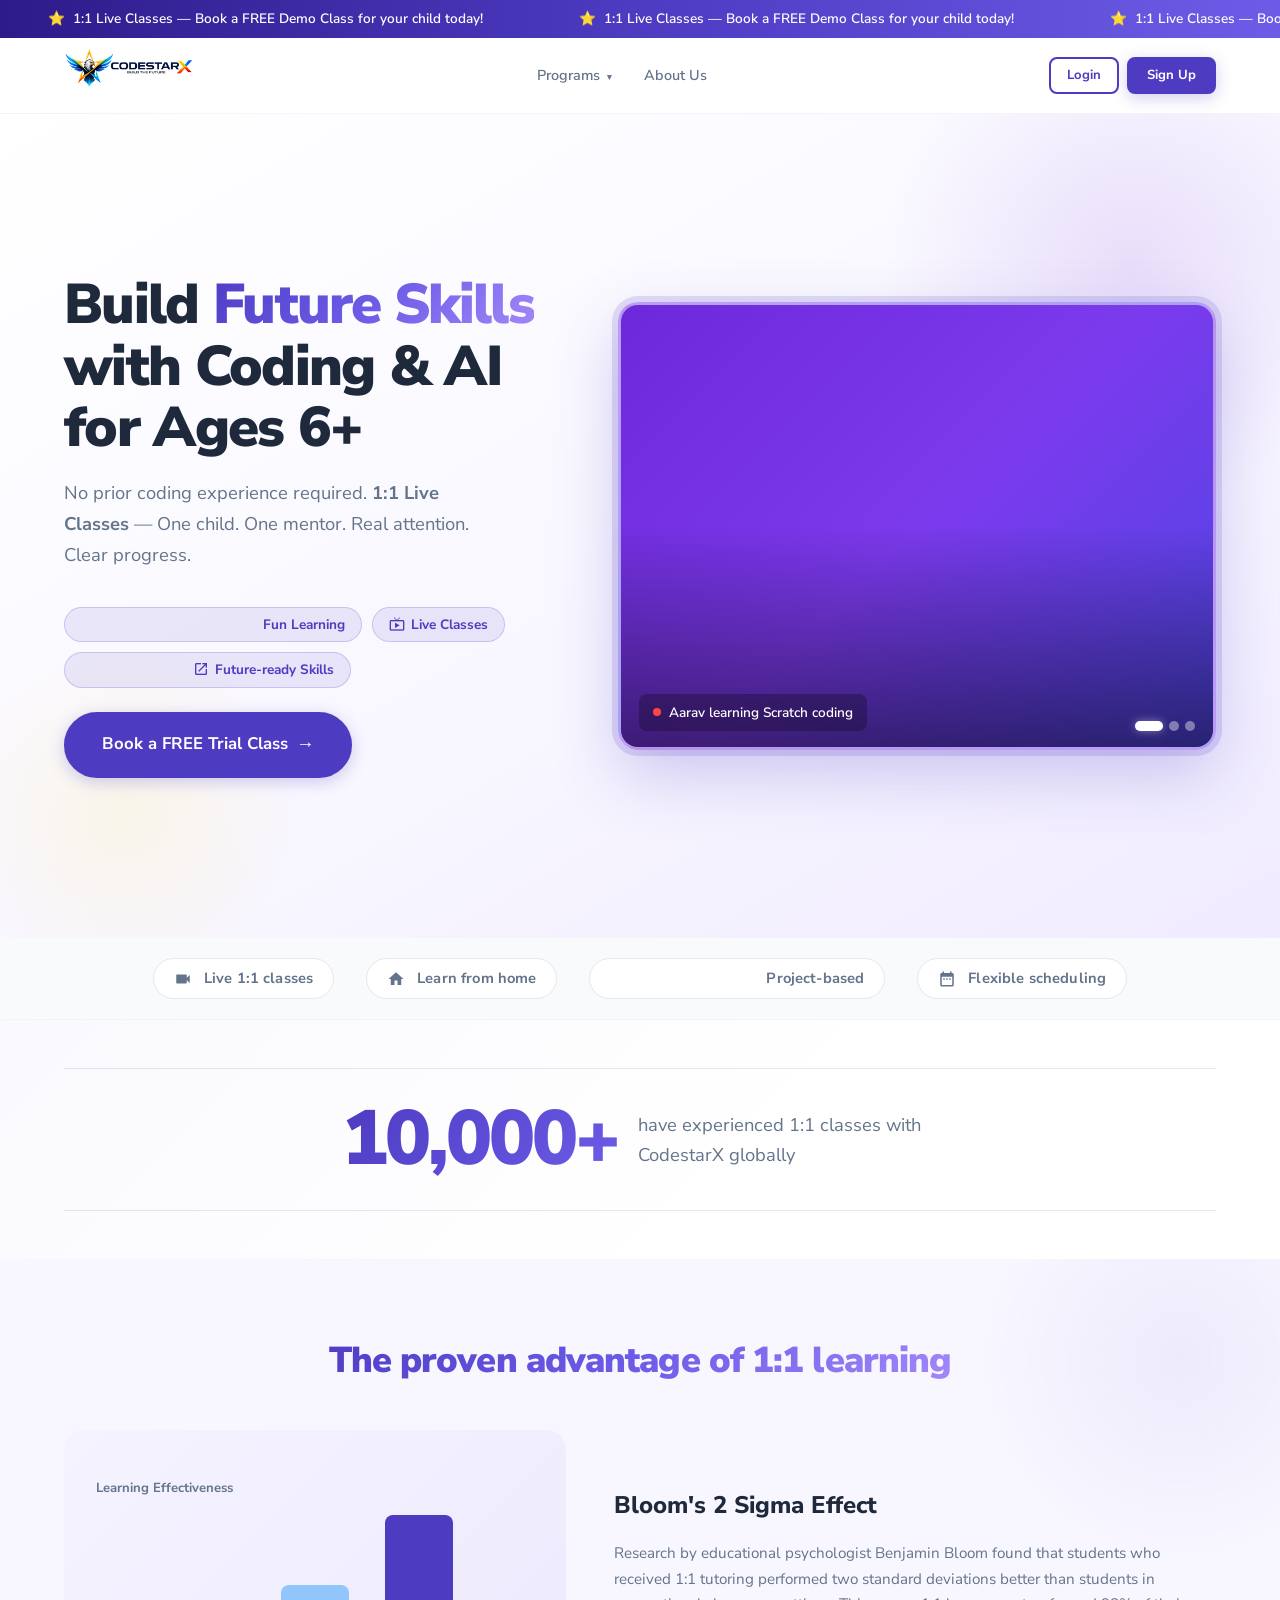
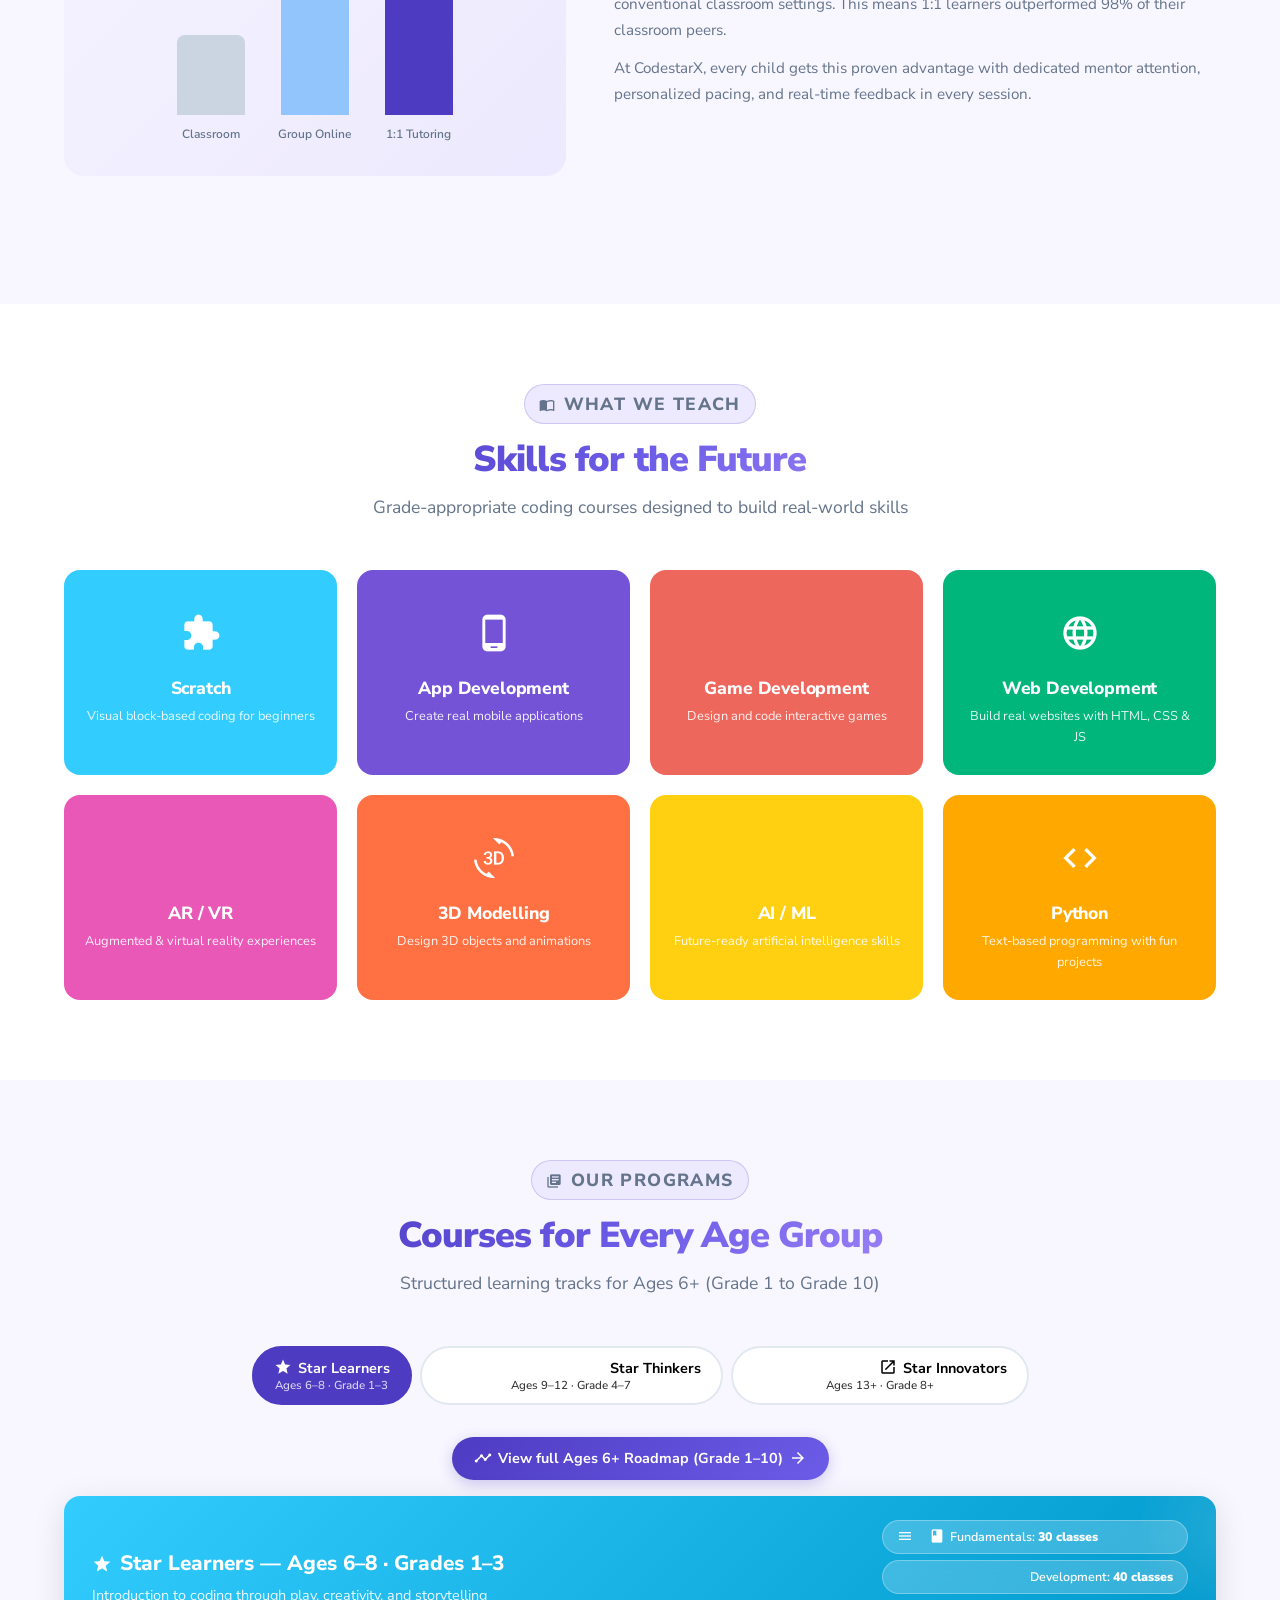
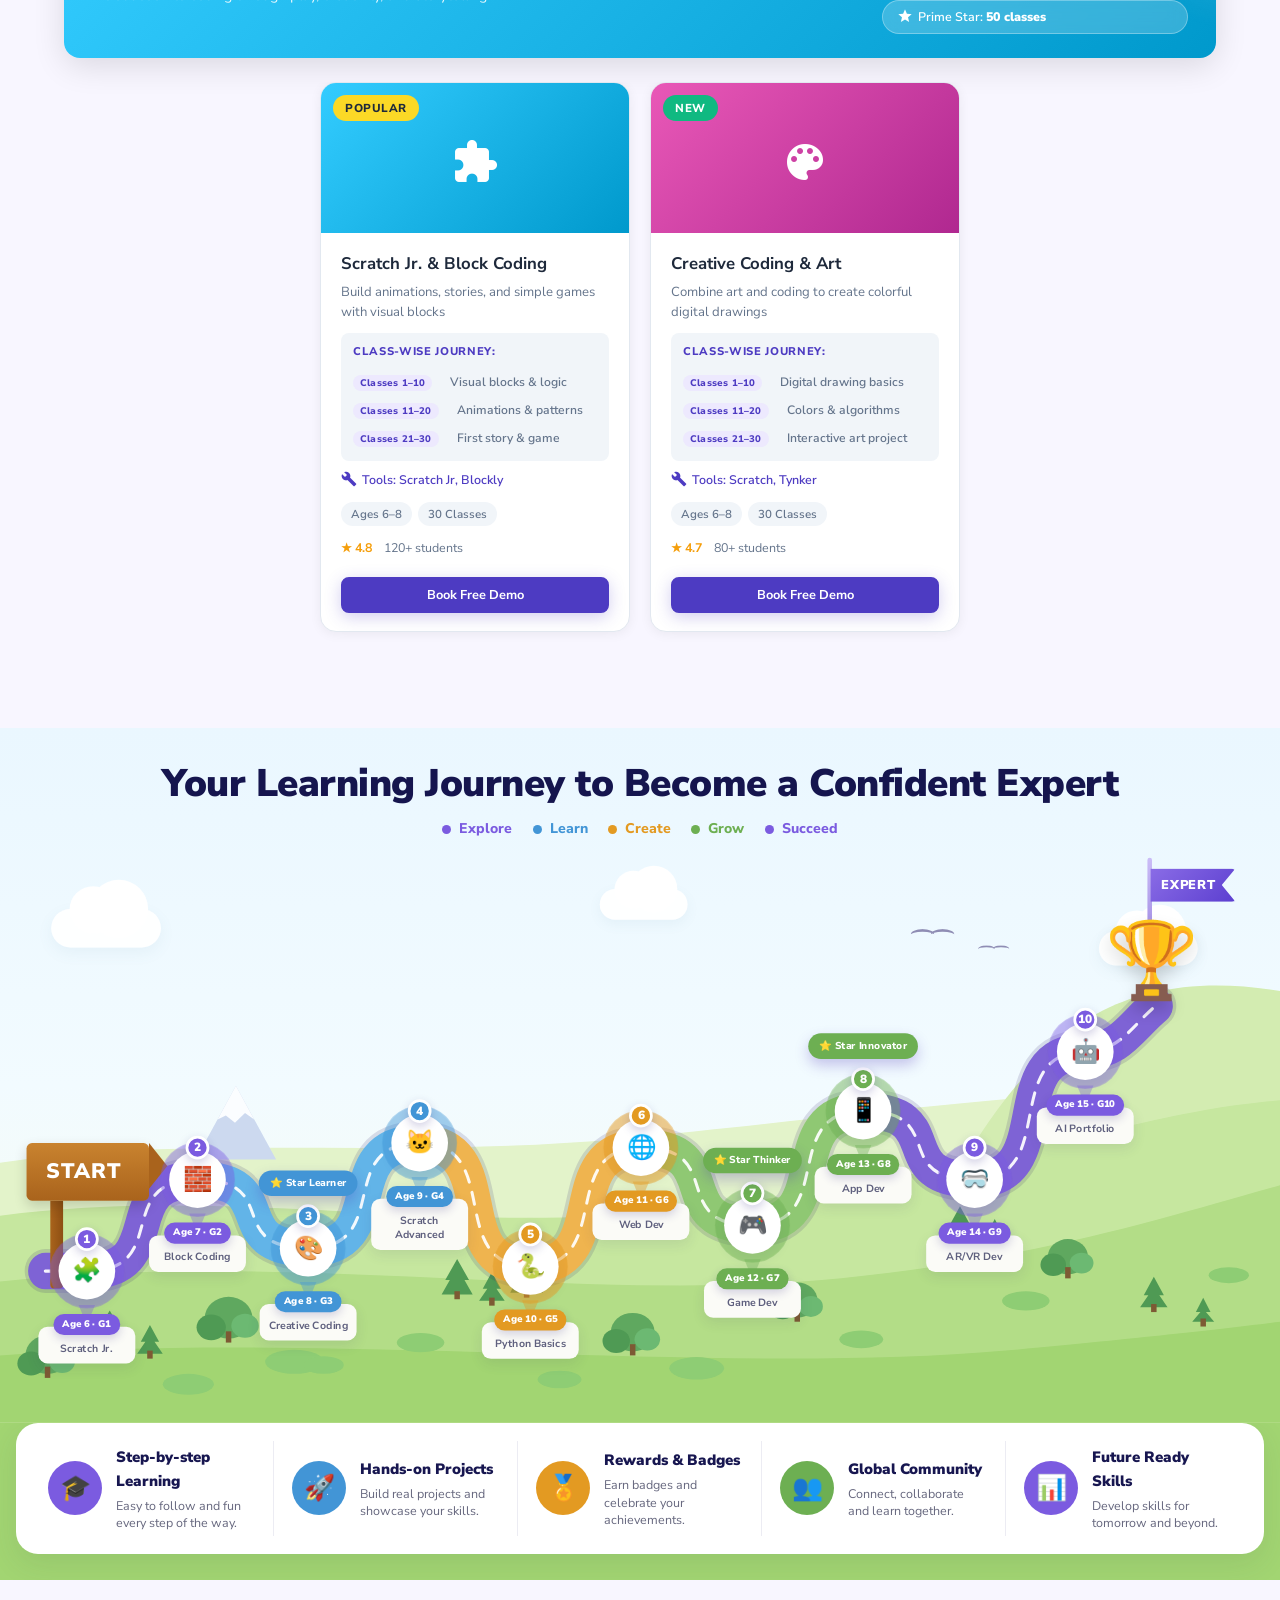
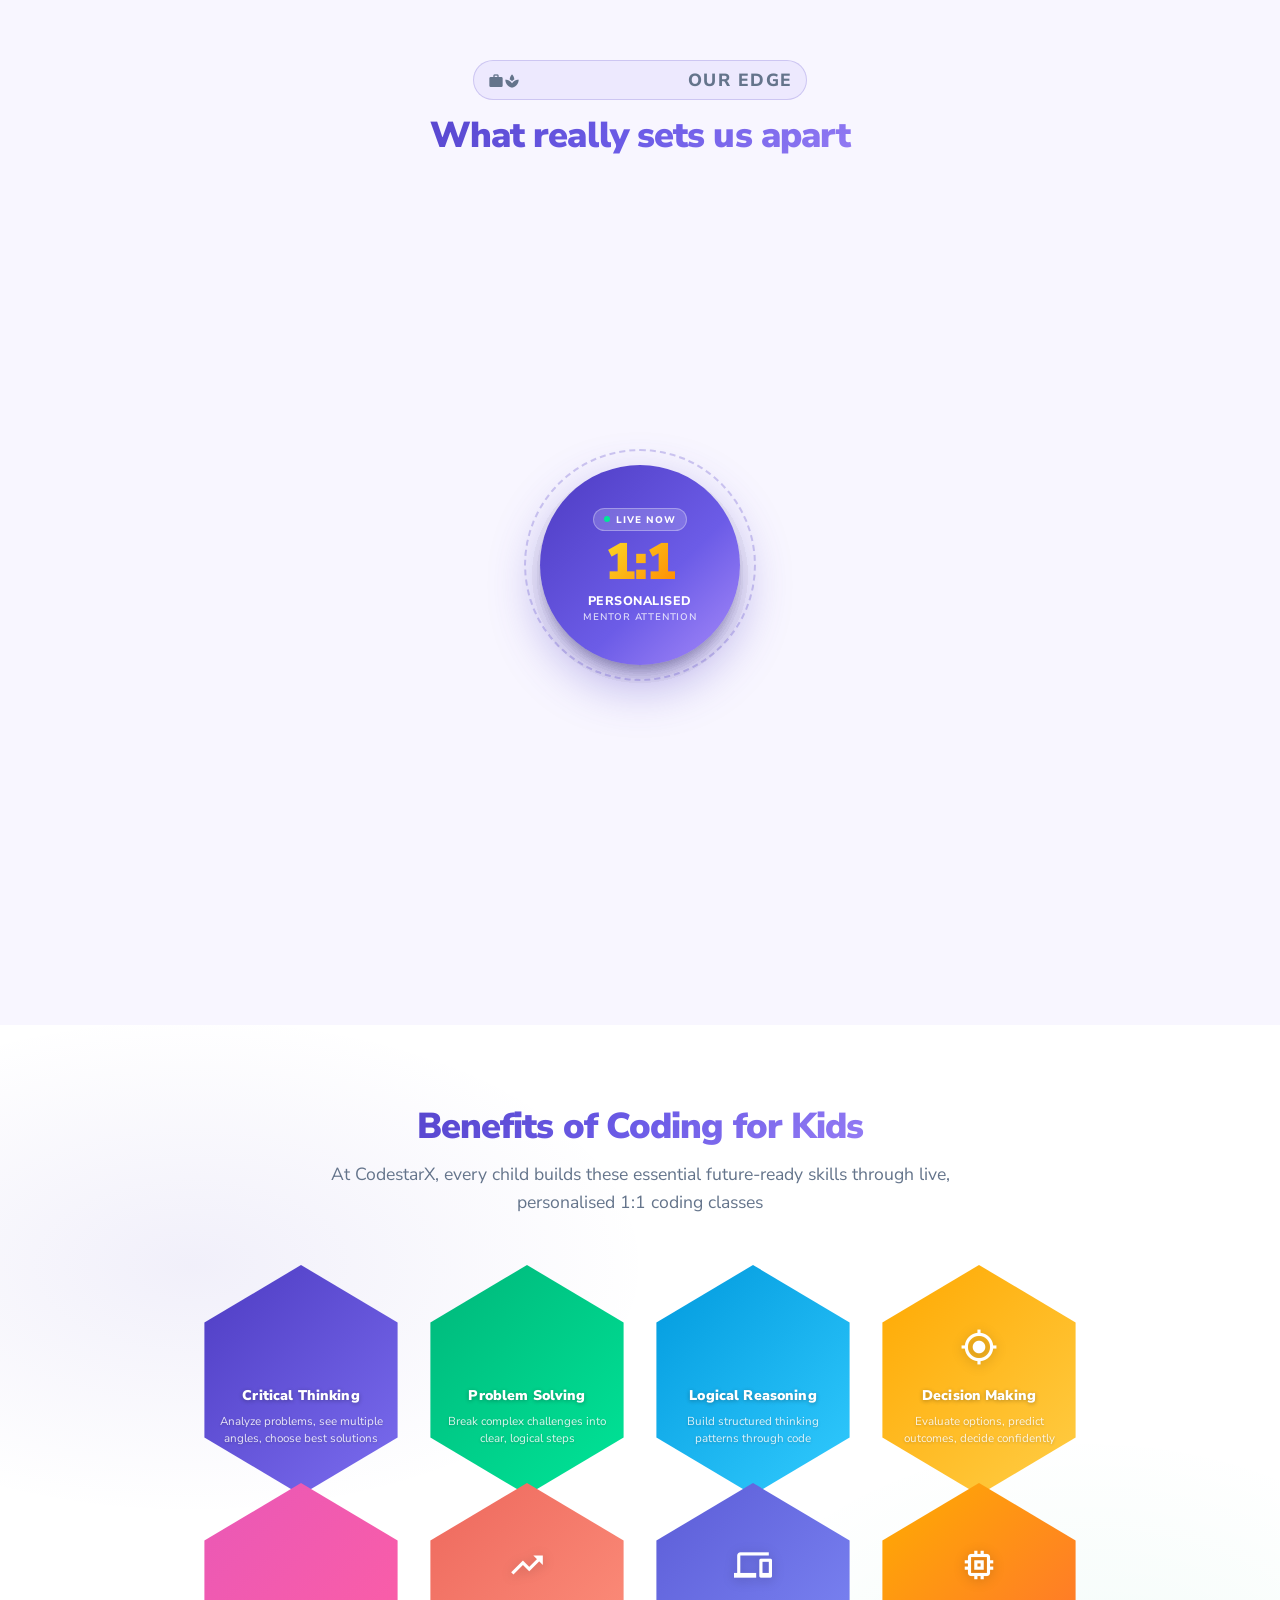
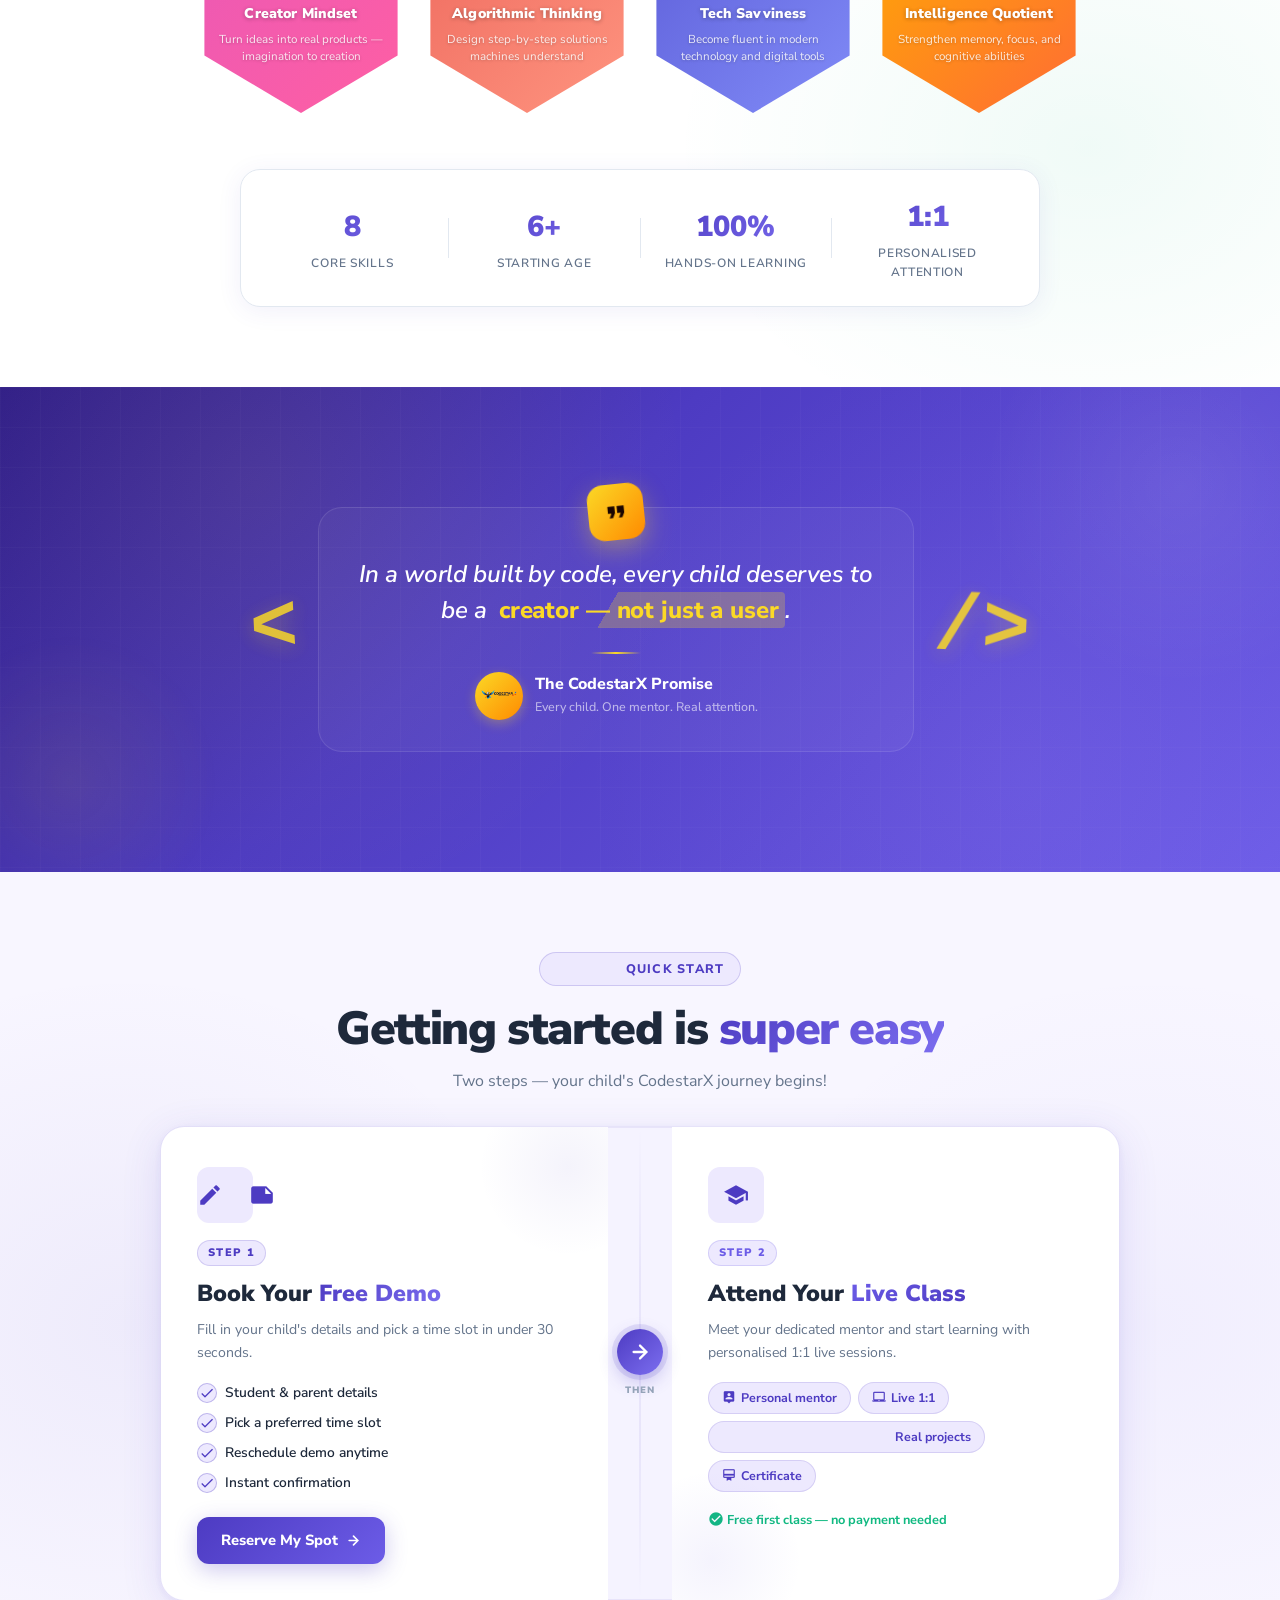
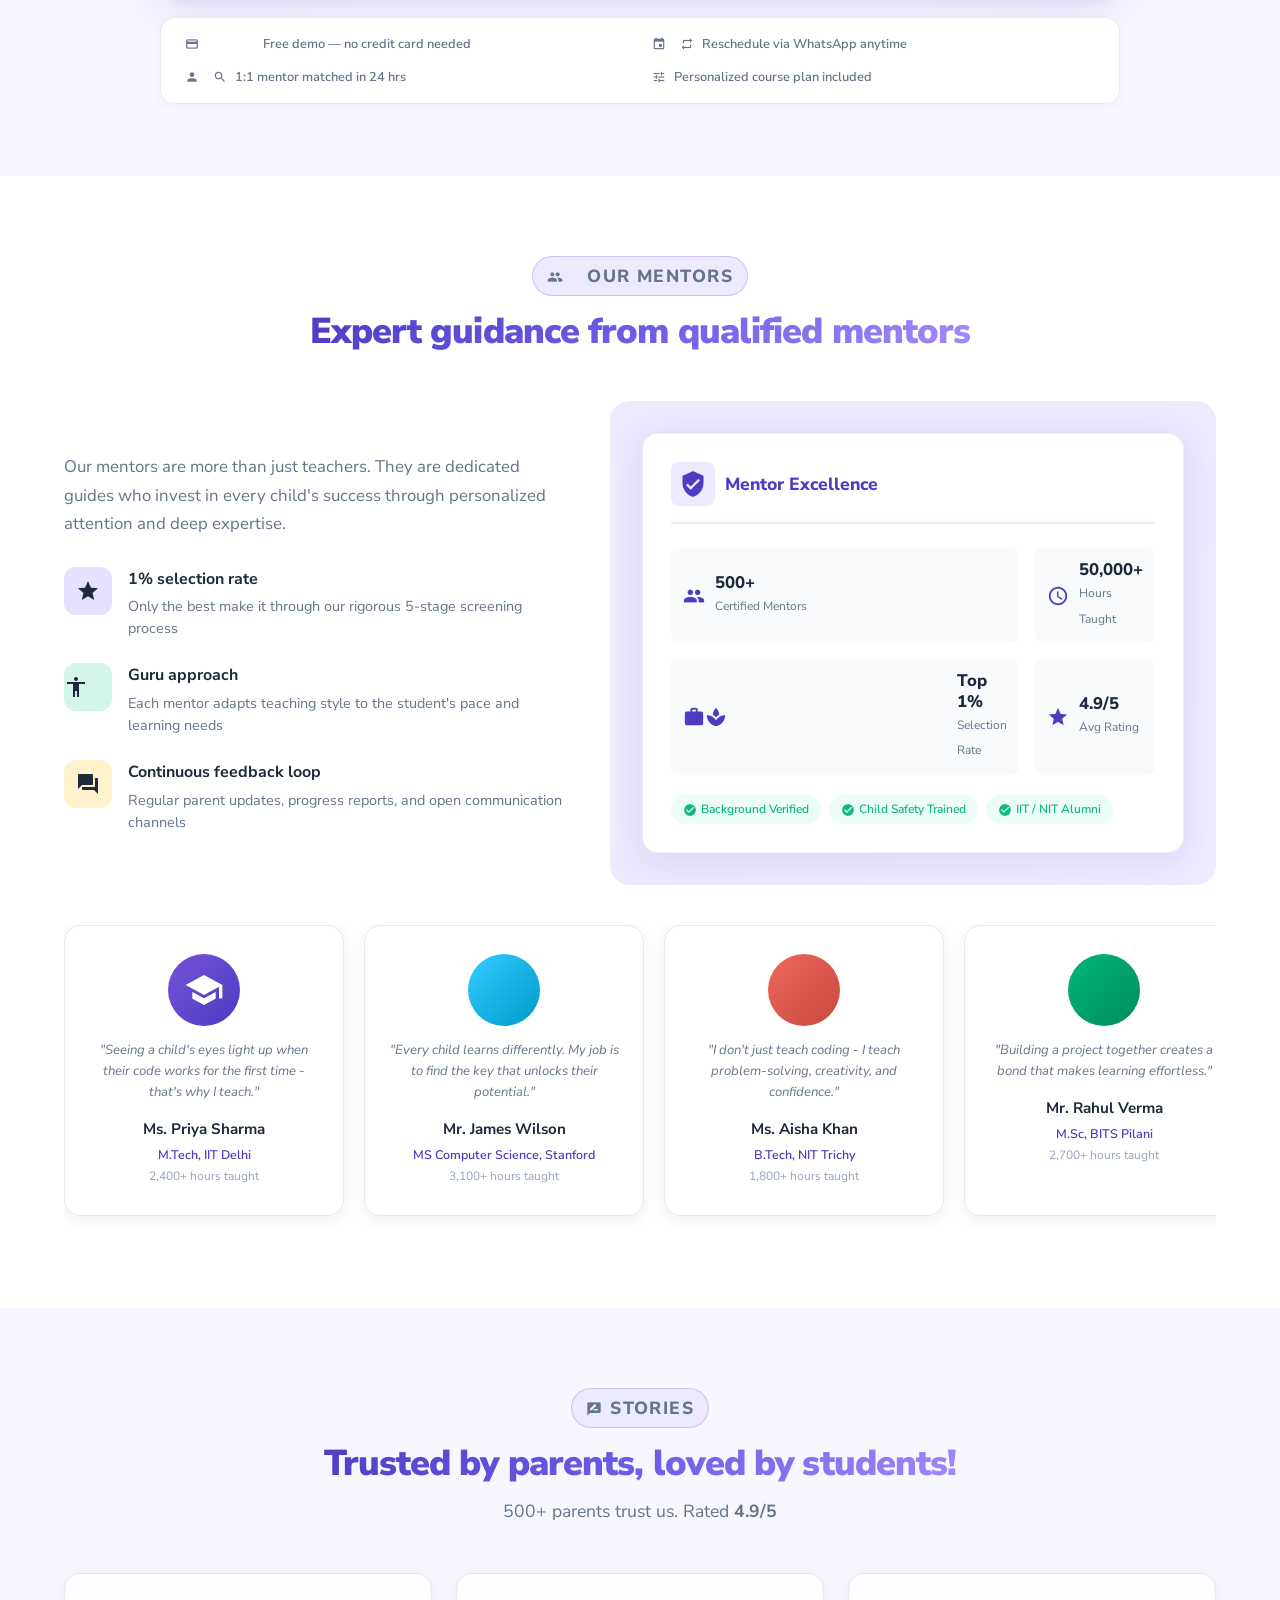
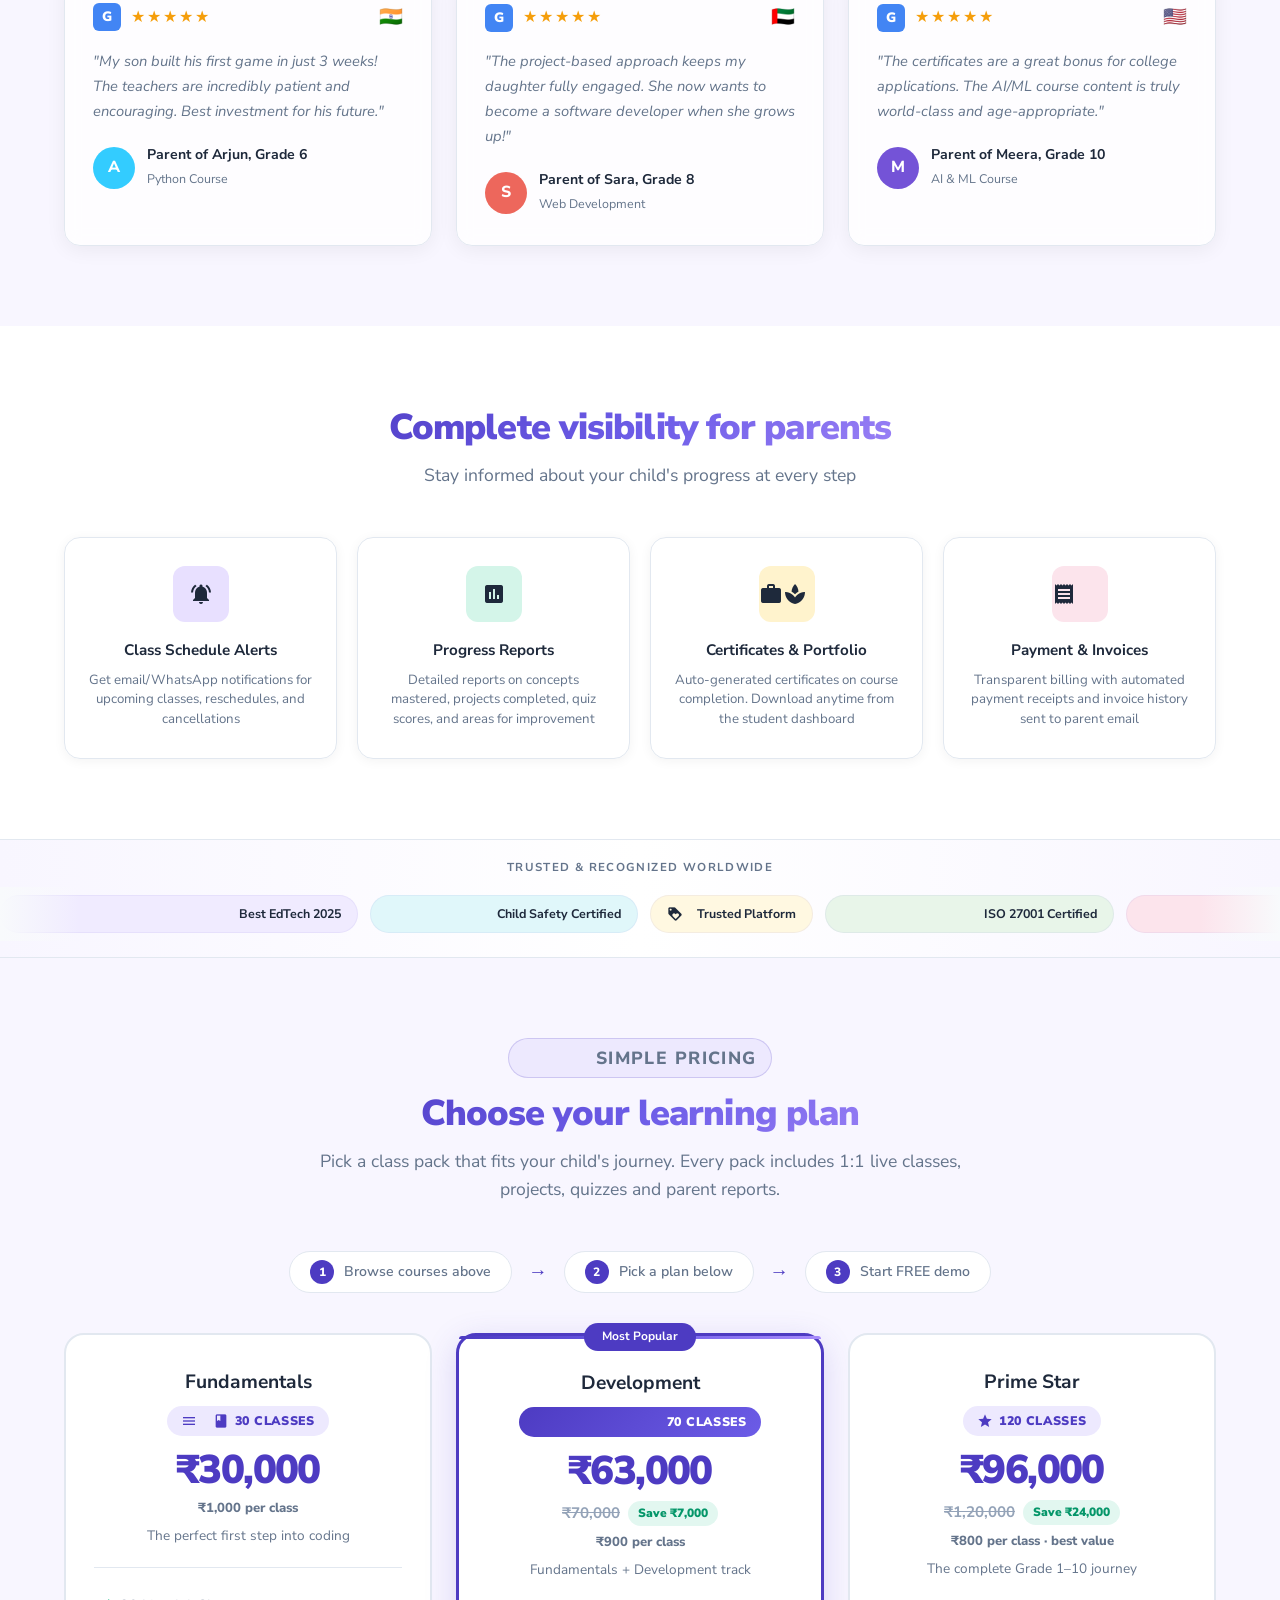
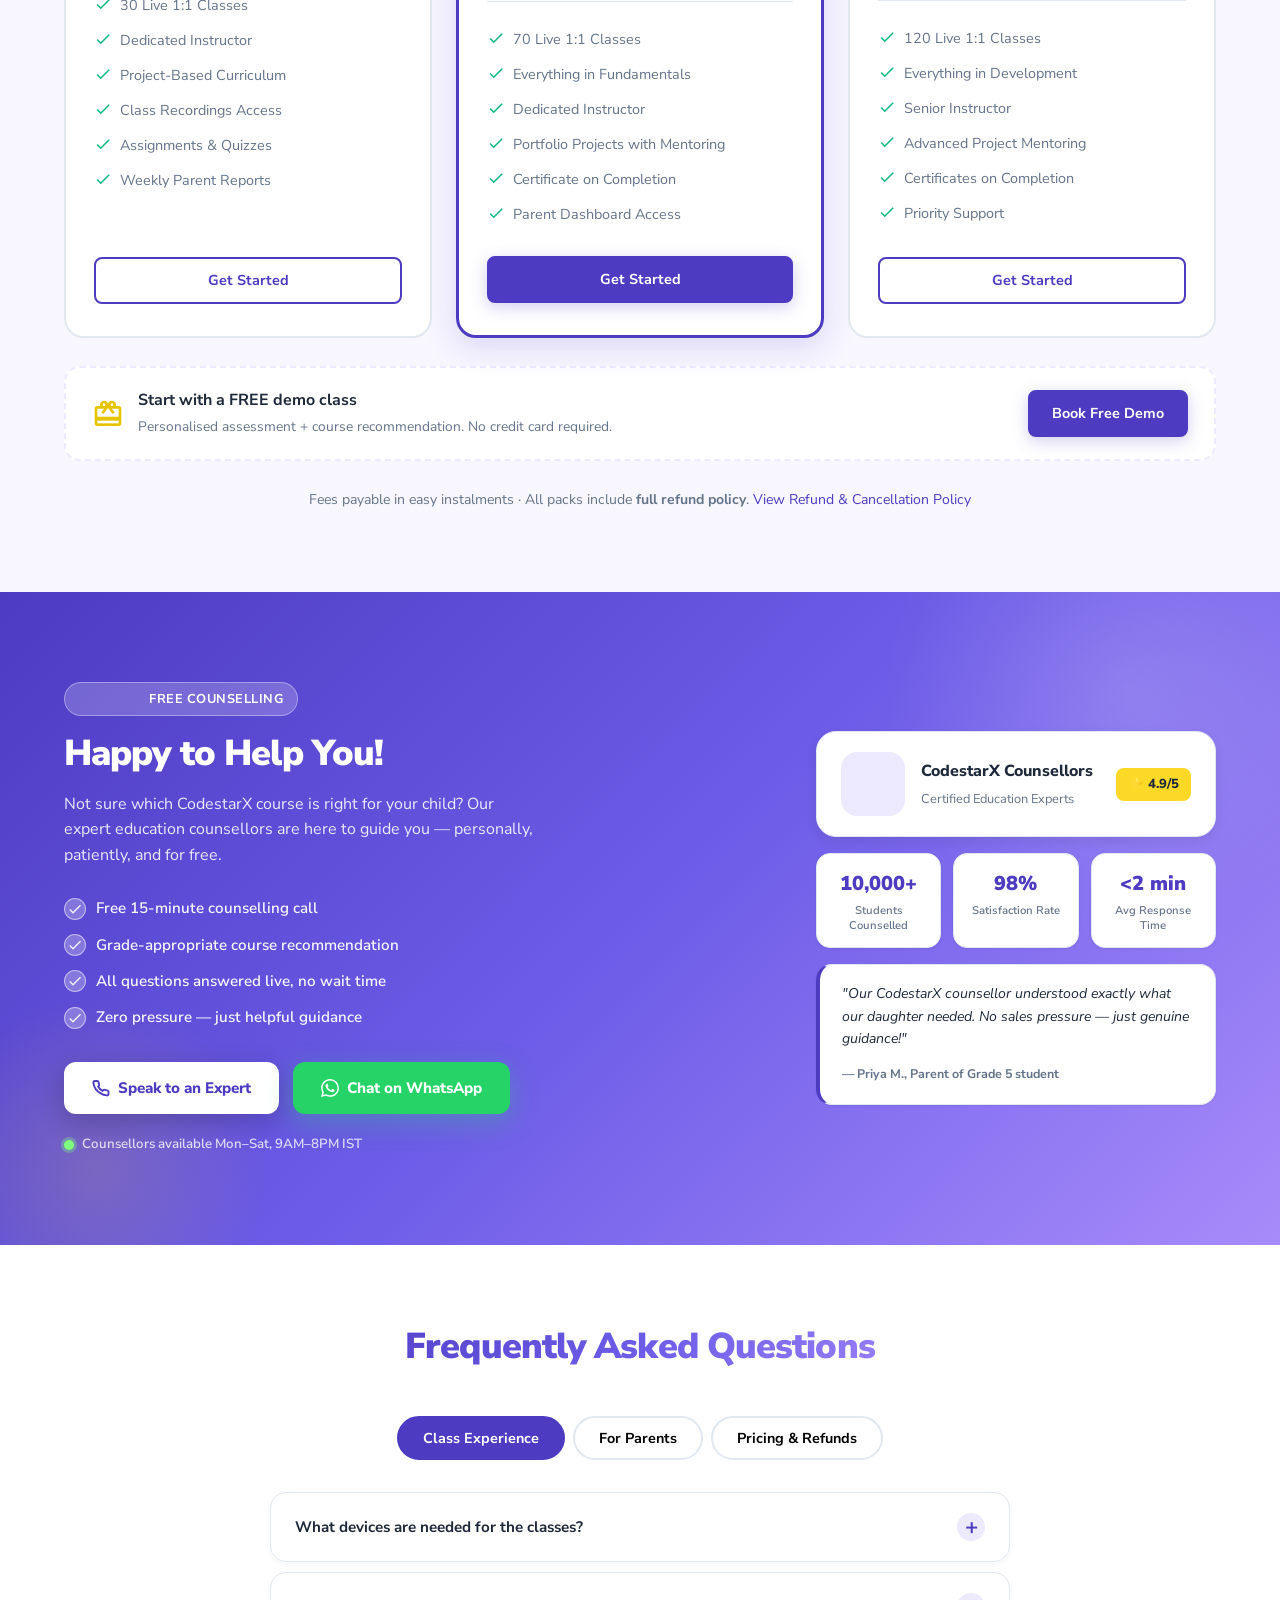
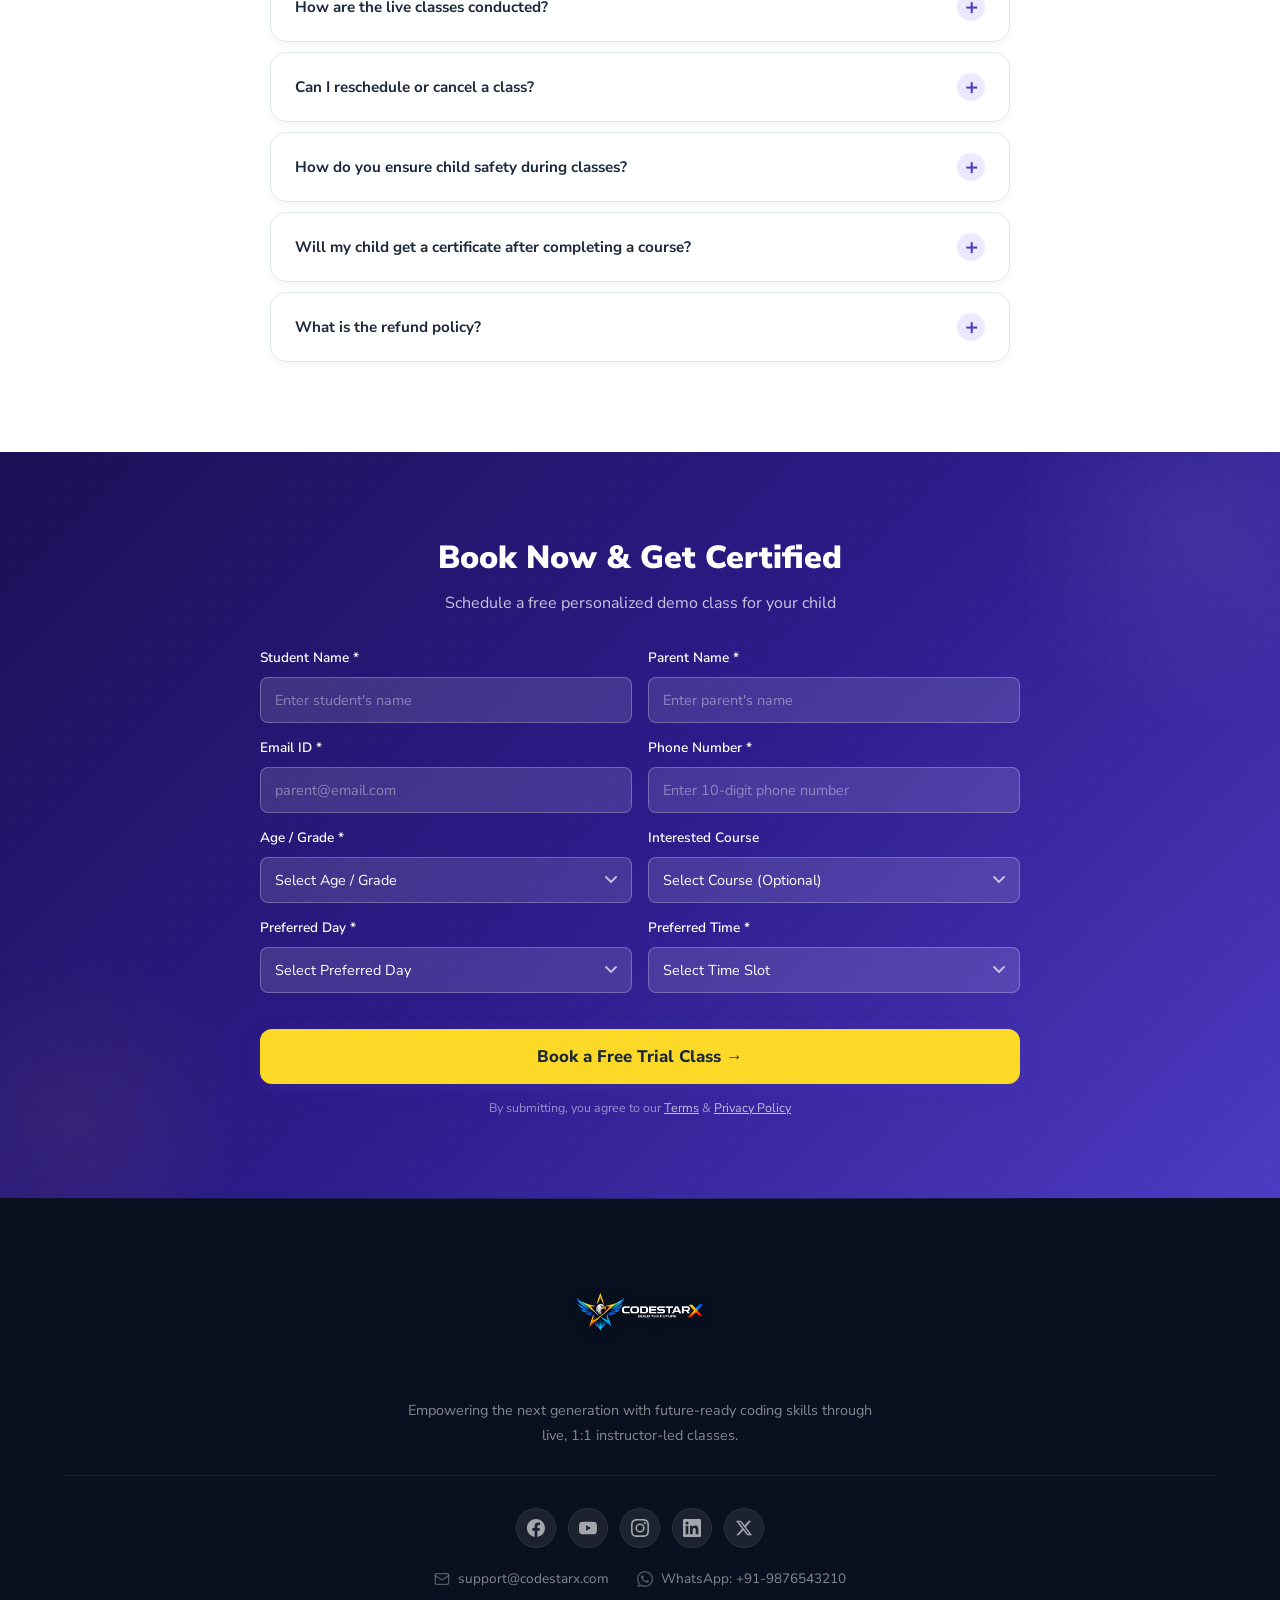
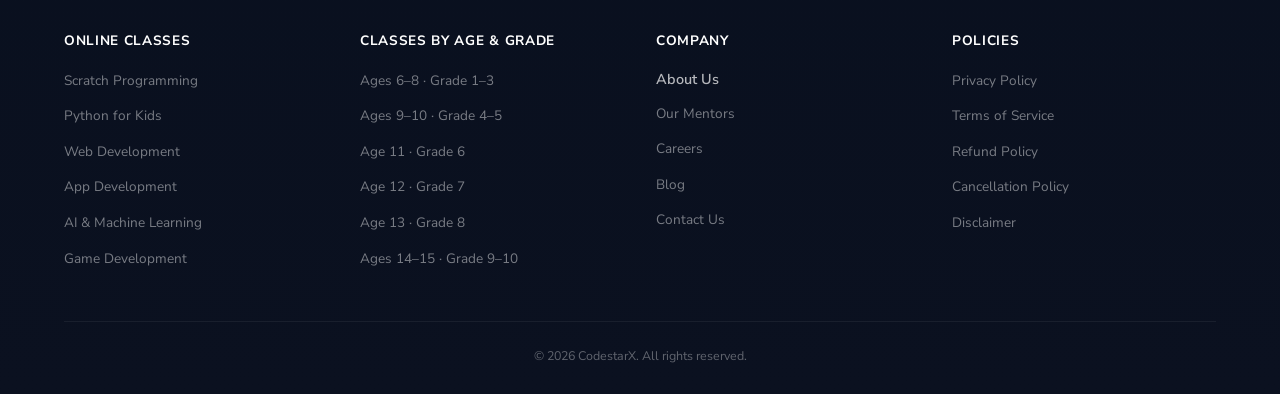
<file: v4/wireframe/index.html>
<!DOCTYPE html>
<html lang="en">
<head>
    <meta charset="UTF-8">
    <meta name="viewport" content="width=device-width, initial-scale=1.0">
    <title>CodestarX - Build the Future | 1:1 Live Coding Classes for Kids</title>
    <link rel="stylesheet" href="styles.css">
    <link href="https://fonts.googleapis.com/css2?family=Nunito+Sans:wght@400;500;600;700;800;900&display=swap" rel="stylesheet">
    <link href="https://fonts.googleapis.com/icon?family=Material+Icons" rel="stylesheet">
    <link href="https://fonts.googleapis.com/css2?family=Material+Symbols+Outlined:opsz,wght,FILL,GRAD@24,400,1,0" rel="stylesheet">
</head>
<body>

    <div class="scroll-progress" id="scrollProgress"></div>

    <!-- ========== 1. SCROLLING ANNOUNCEMENT BAR ========== -->
    <div class="announcement-bar">
        <div class="announcement-track">
            <span class="announcement-text">1:1 Live Classes — Book a FREE Demo Class for your child today!</span>
            <span class="announcement-text">1:1 Live Classes — Book a FREE Demo Class for your child today!</span>
            <span class="announcement-text">1:1 Live Classes — Book a FREE Demo Class for your child today!</span>
            <span class="announcement-text">1:1 Live Classes — Book a FREE Demo Class for your child today!</span>
            <span class="announcement-text">1:1 Live Classes — Book a FREE Demo Class for your child today!</span>
            <span class="announcement-text">1:1 Live Classes — Book a FREE Demo Class for your child today!</span>
            <span class="announcement-text">1:1 Live Classes — Book a FREE Demo Class for your child today!</span>
            <span class="announcement-text">1:1 Live Classes — Book a FREE Demo Class for your child today!</span>
            <span class="announcement-text">1:1 Live Classes — Book a FREE Demo Class for your child today!</span>
            <span class="announcement-text">1:1 Live Classes — Book a FREE Demo Class for your child today!</span>
            <span class="announcement-text">1:1 Live Classes — Book a FREE Demo Class for your child today!</span>
            <span class="announcement-text">1:1 Live Classes — Book a FREE Demo Class for your child today!</span>
        </div>
    </div>
    <!-- ========== 2. STICKY HEADER ========== -->
    <header class="header" id="header">
        <div class="container header-inner">
            <a href="#hero" class="logo">
                <img src="videos/logo.png" alt="CodestarX" class="logo-img">
            </a>
            <nav class="main-nav" id="mainNav">
                <ul>
                    <li class="has-dropdown">
                        <a href="#programs">Programs <span class="arrow">&#9662;</span></a>
                        <ul class="dropdown">
                            <li><a href="#programs"><span class="material-icons">extension</span> Scratch</a></li>
                            <li><a href="#programs"><span class="material-icons">code</span> Python</a></li>
                            <li><a href="#programs"><span class="material-icons">language</span> Web Dev</a></li>
                            <li><a href="#programs"><span class="material-icons">phone_android</span> App Dev</a></li>
                            <li><a href="#programs"><span class="material-icons">smart_toy</span> AI/ML</a></li>
                            <li><a href="#programs"><span class="material-icons">sports_esports</span> Game Dev</a></li>
                            <li class="dropdown-divider"></li>
                            <li><a href="#programs"><span class="material-icons">apps</span> View All Programs</a></li>
                        </ul>
                    </li>
                    <li><span class="nav-static">About Us</span></li>
                </ul>
            </nav>
            <div class="header-actions">
                <a href="#" class="btn btn-outline-header">Login</a>
                <a href="#booking" class="btn btn-primary">Sign Up</a>
            </div>
            <button class="mobile-menu-btn" id="mobileMenuBtn" aria-label="Menu">
                <span></span><span></span><span></span>
            </button>
        </div>
        <!-- Mobile Menu -->
        <div class="mobile-menu" id="mobileMenu">
            <ul>
                <li><a href="#programs">Programs</a></li>
                <li><span class="nav-static">About Us</span></li>
                <li><a href="#" class="btn btn-outline-header" style="margin-bottom:8px;">Login</a></li>
                <li><a href="#booking" class="btn btn-primary">Sign Up</a></li>
            </ul>
        </div>
    </header>
    <!-- ========== 3. HERO SECTION (Codeyoung Style - Light Gradient) ========== -->
    <section class="hero" id="hero">
        <div class="container hero-inner">
            <div class="hero-left">
                <h1 class="hero-heading">
                    Build <span class="gradient-text">Future Skills</span> with Coding & AI for Ages 6+
                </h1>
                <p class="hero-subtitle">No prior coding experience required. <strong>1:1 Live Classes</strong> — One child. One mentor. Real attention. Clear progress.</p>
                <div class="hero-highlights">
                    <span class="hero-highlight-pill"><span class="material-icons">celebration</span> Fun Learning</span>
                    <span class="hero-highlight-pill"><span class="material-icons">live_tv</span> Live Classes</span>
                    <span class="hero-highlight-pill"><span class="material-icons">rocket_launch</span> Future-ready Skills</span>
                </div>
                <a href="#booking" class="btn btn-primary btn-large hero-cta">
                    Book a FREE Trial Class <span class="btn-arrow">&#8594;</span>
                </a>
            </div>
            <div class="hero-right">
                <div class="hero-video-carousel" id="heroVideoCarousel">
                    
                    <div class="hero-video-slide active">
                        <video src="videos/student1.mp4" autoplay muted loop playsinline preload="auto"></video>
                        <div class="hero-video-overlay"></div>
                        <div class="video-caption"><span class="live-dot"></span> Aarav learning Scratch coding</div>
                    </div>
                    <div class="hero-video-slide">
                        <video src="videos/student2.mp4" muted loop playsinline preload="auto"></video>
                        <div class="hero-video-overlay"></div>
                        <div class="video-caption"><span class="live-dot"></span> Rohan building a Python game</div>
                    </div>
                    <div class="hero-video-slide">
                        <video src="videos/student3.mp4" muted loop playsinline preload="auto"></video>
                        <div class="hero-video-overlay"></div>
                        <div class="video-caption"><span class="live-dot"></span> Arjun coding his first website</div>
                    </div>
                    <div class="hero-video-dots">
                        <button class="vdot active" data-i="0"></button>
                        <button class="vdot" data-i="1"></button>
                        <button class="vdot" data-i="2"></button>
                    </div>
                </div>
            </div>
        </div>
    </section>


    <!-- ========== 4. ACHIEVEMENT INFO BAR ========== -->
    <section class="info-bar">
        <div class="container">
            <div class="info-pills">
                <div class="info-pill"><span class="material-icons">videocam</span> Live 1:1 classes</div>
                <div class="info-pill"><span class="material-icons">home</span> Learn from home</div>
                <div class="info-pill"><span class="material-icons">handyman</span> Project-based</div>
                <div class="info-pill"><span class="material-icons">date_range</span> Flexible scheduling</div>
            </div>
        </div>
    </section>

    <!-- ========== 5. STUDENT COUNT BAR ========== -->
    <section class="student-count-bar">
        <div class="container">
            <div class="student-count-divider"></div>
            <div class="student-count-inner">
                <div class="student-count-number" id="studentCounter">10,000+</div>
                <div class="student-count-text">have experienced 1:1 classes with CodestarX globally</div>
            </div>
            <div class="student-count-divider"></div>
        </div>
    </section>

    <!-- ========== PROVEN ADVANTAGE (Bloom's 2 Sigma — establishes credibility upfront) ========== -->
    <section class="section proven-advantage" id="proven-advantage">
        <div class="container">
            <div class="section-header" data-reveal="fade-up">
                <h2 class="gradient-text">The proven advantage of 1:1 learning</h2>
            </div>
            <div class="proven-inner" data-reveal="fade-up">
                <div class="proven-visual">
                    <div class="proven-chart-box">
                        <div class="chart-title">Learning Effectiveness</div>
                        <div class="chart-bars-row">
                            <div class="chart-bar chart-bar-1">
                                <div class="chart-fill"></div>
                                <span class="chart-label">Classroom</span>
                            </div>
                            <div class="chart-bar chart-bar-2">
                                <div class="chart-fill"></div>
                                <span class="chart-label">Group Online</span>
                            </div>
                            <div class="chart-bar chart-bar-3">
                                <div class="chart-fill"></div>
                                <span class="chart-label">1:1 Tutoring</span>
                            </div>
                        </div>
                    </div>
                </div>
                <div class="proven-content">
                    <h3>Bloom's 2 Sigma Effect</h3>
                    <p>Research by educational psychologist Benjamin Bloom found that students who received 1:1 tutoring performed two standard deviations better than students in conventional classroom settings. This means 1:1 learners outperformed 98% of their classroom peers.</p>
                    <p>At CodestarX, every child gets this proven advantage with dedicated mentor attention, personalized pacing, and real-time feedback in every session.</p>
                </div>
            </div>
        </div>
    </section>

    <!-- ========== 6. SKILLS FOR THE FUTURE ========== -->
    <section class="section skills" id="programs">
        <div class="container">
            <div class="section-header" data-reveal="fade-up">
                <p class="section-chip"><span class="material-icons">import_contacts</span> What We Teach</p>
                <h2 class="gradient-text">Skills for the Future</h2>
                <p>Grade-appropriate coding courses designed to build real-world skills</p>
            </div>
            <div class="skills-grid" data-reveal-stagger>
                <div class="skill-card" style="background: #33CCFF;">
                    <div class="skill-emoji"><span class="material-icons">extension</span></div>
                    <h3>Scratch</h3>
                    <p>Visual block-based coding for beginners</p>
                </div>
                <div class="skill-card" style="background: #7453D7;">
                    <div class="skill-emoji"><span class="material-icons">phone_android</span></div>
                    <h3>App Development</h3>
                    <p>Create real mobile applications</p>
                </div>
                <div class="skill-card" style="background: #ED675C;">
                    <div class="skill-emoji"><span class="material-icons">sports_esports</span></div>
                    <h3>Game Development</h3>
                    <p>Design and code interactive games</p>
                </div>
                <div class="skill-card" style="background: #00B67A;">
                    <div class="skill-emoji"><span class="material-icons">language</span></div>
                    <h3>Web Development</h3>
                    <p>Build real websites with HTML, CSS & JS</p>
                </div>
                <div class="skill-card" style="background: #E958B7;">
                    <div class="skill-emoji"><span class="material-icons">view_in_ar</span></div>
                    <h3>AR / VR</h3>
                    <p>Augmented & virtual reality experiences</p>
                </div>
                <div class="skill-card" style="background: #FF7043;">
                    <div class="skill-emoji"><span class="material-icons">3d_rotation</span></div>
                    <h3>3D Modelling</h3>
                    <p>Design 3D objects and animations</p>
                </div>
                <div class="skill-card" style="background: #FFCF11;">
                    <div class="skill-emoji"><span class="material-icons">smart_toy</span></div>
                    <h3>AI / ML</h3>
                    <p>Future-ready artificial intelligence skills</p>
                </div>
                <div class="skill-card" style="background: #FFA800;">
                    <div class="skill-emoji"><span class="material-icons">code</span></div>
                    <h3>Python</h3>
                    <p>Text-based programming with fun projects</p>
                </div>
            </div>
        </div>
    </section>


    <!-- ========== 9. COURSE CARDS ========== -->
    <section class="section courses" id="courses">
        <div class="container">
            <div class="section-header" data-reveal="fade-up">
                <p class="section-chip"><span class="material-icons">library_books</span> Our Programs</p>
                <h2 class="gradient-text">Courses for Every Age Group</h2>
                <p>Structured learning tracks for Ages 6+ (Grade 1 to Grade 10)</p>
            </div>
            <div class="grade-filters">
                <button class="grade-btn active" data-grade="1-3"><span class="material-icons">star</span> Star Learners <span class="grade-sub">Ages 6–8 · Grade 1–3</span></button>
                <button class="grade-btn" data-grade="4-7"><span class="material-icons">lightbulb</span> Star Thinkers <span class="grade-sub">Ages 9–12 · Grade 4–7</span></button>
                <button class="grade-btn" data-grade="8+"><span class="material-icons">rocket_launch</span> Star Innovators <span class="grade-sub">Ages 13+ · Grade 8+</span></button>
            </div>
            <div class="courses-roadmap-cta">
                <a href="#curriculum" class="view-roadmap-link"><span class="material-icons">timeline</span> View full Ages 6+ Roadmap (Grade 1–10) <span class="material-icons">arrow_forward</span></a>
            </div>

            <!-- Grade 1-3: Star Learners -->
            <div class="course-category active" data-category="1-3">
                <div class="category-banner" style="background: linear-gradient(135deg,#33CCFF,#0099CC);">
                    <div class="category-banner-info">
                        <h3><span class="material-icons">star</span> Star Learners — Ages 6–8 · Grades 1–3</h3>
                        <p>Introduction to coding through play, creativity, and storytelling</p>
                    </div>
                    <div class="category-classes-count">
                        <div class="class-count-pill"><span class="material-icons">menu_book</span> Fundamentals: <strong>30 classes</strong></div>
                        <div class="class-count-pill"><span class="material-icons">terminal</span> Development: <strong>40 classes</strong></div>
                        <div class="class-count-pill"><span class="material-icons">grade</span> Prime Star: <strong>50 classes</strong></div>
                    </div>
                </div>
                <div class="course-scroll" data-reveal-stagger>
                    <div class="course-card">
                        <div class="course-img" style="background: linear-gradient(135deg, #33CCFF, #0099CC);">
                            <span class="course-badge badge-popular">Popular</span>
                            <span class="course-emoji"><span class="material-icons">extension</span></span>
                        </div>
                        <div class="course-body">
                            <h4>Scratch Jr. & Block Coding</h4>
                            <p class="course-desc">Build animations, stories, and simple games with visual blocks</p>
                            <div class="course-learn-box">
                                <div class="course-learn-title">Class-wise journey:</div>
                                <div class="course-learn-item"><span class="class-range">Classes 1–10</span> Visual blocks &amp; logic</div>
                                <div class="course-learn-item"><span class="class-range">Classes 11–20</span> Animations &amp; patterns</div>
                                <div class="course-learn-item"><span class="class-range">Classes 21–30</span> First story &amp; game</div>
                            </div>
                            <div class="course-tools"><span class="material-icons">build</span> Tools: Scratch Jr, Blockly</div>
                            <div class="course-tags"><span class="tag">Ages 6–8</span><span class="tag">30 Classes</span></div>
                            <div class="course-meta"><span class="rating">&#9733; 4.8</span><span>120+ students</span></div>
                            <a href="#booking" class="btn btn-primary btn-small btn-full">Book Free Demo</a>
                        </div>
                    </div>
                    <div class="course-card">
                        <div class="course-img" style="background: linear-gradient(135deg, #E958B7, #B02890);">
                            <span class="course-badge badge-new">New</span>
                            <span class="course-emoji"><span class="material-icons">palette</span></span>
                        </div>
                        <div class="course-body">
                            <h4>Creative Coding & Art</h4>
                            <p class="course-desc">Combine art and coding to create colorful digital drawings</p>
                            <div class="course-learn-box">
                                <div class="course-learn-title">Class-wise journey:</div>
                                <div class="course-learn-item"><span class="class-range">Classes 1–10</span> Digital drawing basics</div>
                                <div class="course-learn-item"><span class="class-range">Classes 11–20</span> Colors &amp; algorithms</div>
                                <div class="course-learn-item"><span class="class-range">Classes 21–30</span> Interactive art project</div>
                            </div>
                            <div class="course-tools"><span class="material-icons">build</span> Tools: Scratch, Tynker</div>
                            <div class="course-tags"><span class="tag">Ages 6–8</span><span class="tag">30 Classes</span></div>
                            <div class="course-meta"><span class="rating">&#9733; 4.7</span><span>80+ students</span></div>
                            <a href="#booking" class="btn btn-primary btn-small btn-full">Book Free Demo</a>
                        </div>
                    </div>
                </div>
            </div>

            <!-- Grade 4-7: Star Thinkers -->
            <div class="course-category" data-category="4-7">
                <div class="category-banner" style="background: linear-gradient(135deg,#FFA800,#CC8500);">
                    <div class="category-banner-info">
                        <h3><span class="material-icons">lightbulb</span> Star Thinkers — Ages 9–12 · Grades 4–7</h3>
                        <p>Real programming skills with projects, games, and web development</p>
                    </div>
                    <div class="category-classes-count">
                        <div class="class-count-pill"><span class="material-icons">menu_book</span> Fundamentals: <strong>30 classes</strong></div>
                        <div class="class-count-pill"><span class="material-icons">terminal</span> Development: <strong>40 classes</strong></div>
                        <div class="class-count-pill"><span class="material-icons">grade</span> Prime Star: <strong>50 classes</strong></div>
                    </div>
                </div>
                <div class="course-scroll" data-reveal-stagger>
                    <div class="course-card">
                        <div class="course-img" style="background: linear-gradient(135deg, #FFA800, #CC8500);">
                            <span class="course-badge badge-popular">Popular</span>
                            <span class="course-emoji"><span class="material-icons">code</span></span>
                        </div>
                        <div class="course-body">
                            <h4>Python for Kids</h4>
                            <p class="course-desc">Learn text-based coding with fun projects, games, and real applications</p>
                            <div class="course-learn-box">
                                <div class="course-learn-title">Class-wise journey:</div>
                                <div class="course-learn-item"><span class="class-range">Classes 1–15</span> Variables &amp; loops</div>
                                <div class="course-learn-item"><span class="class-range">Classes 16–30</span> Logic &amp; problem solving</div>
                                <div class="course-learn-item"><span class="class-range">Classes 31–40</span> Build a Python game</div>
                            </div>
                            <div class="course-tools"><span class="material-icons">build</span> Tools: Python, Replit</div>
                            <div class="course-tags"><span class="tag">Ages 9–12</span><span class="tag">40 Classes</span></div>
                            <div class="course-meta"><span class="rating">&#9733; 4.9</span><span>200+ students</span></div>
                            <a href="#booking" class="btn btn-primary btn-small btn-full">Book Free Demo</a>
                        </div>
                    </div>
                    <div class="course-card">
                        <div class="course-img" style="background: linear-gradient(135deg, #00B67A, #008C5E);">
                            <span class="course-badge badge-new">New</span>
                            <span class="course-emoji"><span class="material-icons">language</span></span>
                        </div>
                        <div class="course-body">
                            <h4>Web Development</h4>
                            <p class="course-desc">Build real websites with HTML, CSS, JavaScript and deploy them live</p>
                            <div class="course-learn-box">
                                <div class="course-learn-title">Class-wise journey:</div>
                                <div class="course-learn-item"><span class="class-range">Classes 1–15</span> HTML &amp; CSS basics</div>
                                <div class="course-learn-item"><span class="class-range">Classes 16–30</span> JavaScript &amp; UI</div>
                                <div class="course-learn-item"><span class="class-range">Classes 31–40</span> Publish a live website</div>
                            </div>
                            <div class="course-tools"><span class="material-icons">build</span> Tools: VS Code, GitHub Pages</div>
                            <div class="course-tags"><span class="tag">Ages 9–12</span><span class="tag">40 Classes</span></div>
                            <div class="course-meta"><span class="rating">&#9733; 4.7</span><span>150+ students</span></div>
                            <a href="#booking" class="btn btn-primary btn-small btn-full">Book Free Demo</a>
                        </div>
                    </div>
                    <div class="course-card">
                        <div class="course-img" style="background: linear-gradient(135deg, #ED675C, #C84A40);">
                            <span class="course-badge badge-popular">Popular</span>
                            <span class="course-emoji"><span class="material-icons">sports_esports</span></span>
                        </div>
                        <div class="course-body">
                            <h4>Game Development</h4>
                            <p class="course-desc">Design and build interactive games with real game engines</p>
                            <div class="course-learn-box">
                                <div class="course-learn-title">Class-wise journey:</div>
                                <div class="course-learn-item"><span class="class-range">Classes 1–15</span> Game design basics</div>
                                <div class="course-learn-item"><span class="class-range">Classes 16–30</span> Physics &amp; collision</div>
                                <div class="course-learn-item"><span class="class-range">Classes 31–40</span> Publish your game</div>
                            </div>
                            <div class="course-tools"><span class="material-icons">build</span> Tools: Unity, GDevelop</div>
                            <div class="course-tags"><span class="tag">Ages 9–12</span><span class="tag">40 Classes</span></div>
                            <div class="course-meta"><span class="rating">&#9733; 4.8</span><span>110+ students</span></div>
                            <a href="#booking" class="btn btn-primary btn-small btn-full">Book Free Demo</a>
                        </div>
                    </div>
                </div>
            </div>

            <!-- Grade 8+: Star Innovators -->
            <div class="course-category" data-category="8+">
                <div class="category-banner" style="background: linear-gradient(135deg,#7453D7,#4D3BC2);">
                    <div class="category-banner-info">
                        <h3><span class="material-icons">rocket_launch</span> Star Innovators — Ages 13+ · Grades 8+</h3>
                        <p>Advanced tech skills with AI, full-stack development & portfolio projects</p>
                    </div>
                    <div class="category-classes-count">
                        <div class="class-count-pill"><span class="material-icons">menu_book</span> Fundamentals: <strong>30 classes</strong></div>
                        <div class="class-count-pill"><span class="material-icons">terminal</span> Development: <strong>40 classes</strong></div>
                        <div class="class-count-pill"><span class="material-icons">grade</span> Prime Star: <strong>50 classes</strong></div>
                    </div>
                </div>
                <div class="course-scroll" data-reveal-stagger>
                    <div class="course-card">
                        <div class="course-img" style="background: linear-gradient(135deg, #7453D7, #5A3FB5);">
                            <span class="course-badge badge-popular">Popular</span>
                            <span class="course-emoji"><span class="material-icons">phone_android</span></span>
                        </div>
                        <div class="course-body">
                            <h4>App Development</h4>
                            <p class="course-desc">Design and build real mobile applications from scratch</p>
                            <div class="course-learn-box">
                                <div class="course-learn-title">Class-wise journey:</div>
                                <div class="course-learn-item"><span class="class-range">Classes 1–15</span> UI/UX &amp; app basics</div>
                                <div class="course-learn-item"><span class="class-range">Classes 16–35</span> Flutter / React Native</div>
                                <div class="course-learn-item"><span class="class-range">Classes 36–50</span> Publish to app store</div>
                            </div>
                            <div class="course-tools"><span class="material-icons">build</span> Tools: Flutter, Firebase</div>
                            <div class="course-tags"><span class="tag">Ages 13+</span><span class="tag">50 Classes</span></div>
                            <div class="course-meta"><span class="rating">&#9733; 4.8</span><span>90+ students</span></div>
                            <a href="#booking" class="btn btn-primary btn-small btn-full">Book Free Demo</a>
                        </div>
                    </div>
                    <div class="course-card">
                        <div class="course-img" style="background: linear-gradient(135deg, #FFCF11, #CCA500);">
                            <span class="course-badge badge-new">New</span>
                            <span class="course-emoji"><span class="material-icons">smart_toy</span></span>
                        </div>
                        <div class="course-body">
                            <h4>AI & Machine Learning</h4>
                            <p class="course-desc">Explore artificial intelligence, machine learning models, and smart projects</p>
                            <div class="course-learn-box">
                                <div class="course-learn-title">Class-wise journey:</div>
                                <div class="course-learn-item"><span class="class-range">Classes 1–15</span> Python for ML</div>
                                <div class="course-learn-item"><span class="class-range">Classes 16–35</span> Neural networks</div>
                                <div class="course-learn-item"><span class="class-range">Classes 36–50</span> Train your AI model</div>
                            </div>
                            <div class="course-tools"><span class="material-icons">build</span> Tools: Python, TensorFlow, ML5.js</div>
                            <div class="course-tags"><span class="tag">Ages 13+</span><span class="tag">50 Classes</span></div>
                            <div class="course-meta"><span class="rating">&#9733; 4.9</span><span>80+ students</span></div>
                            <a href="#booking" class="btn btn-primary btn-small btn-full">Book Free Demo</a>
                        </div>
                    </div>
                    <div class="course-card">
                        <div class="course-img" style="background: linear-gradient(135deg, #E958B7, #C23D99);">
                            <span class="course-badge badge-new">New</span>
                            <span class="course-emoji"><span class="material-icons">view_in_ar</span></span>
                        </div>
                        <div class="course-body">
                            <h4>AR / VR Development</h4>
                            <p class="course-desc">Build augmented and virtual reality experiences for the future</p>
                            <div class="course-learn-box">
                                <div class="course-learn-title">Class-wise journey:</div>
                                <div class="course-learn-item"><span class="class-range">Classes 1–15</span> 3D environments</div>
                                <div class="course-learn-item"><span class="class-range">Classes 16–35</span> AR filters &amp; VR scenes</div>
                                <div class="course-learn-item"><span class="class-range">Classes 36–50</span> Build AR / VR project</div>
                            </div>
                            <div class="course-tools"><span class="material-icons">build</span> Tools: Unity, A-Frame, Spark AR</div>
                            <div class="course-tags"><span class="tag">Ages 13+</span><span class="tag">50 Classes</span></div>
                            <div class="course-meta"><span class="rating">&#9733; 4.8</span><span>60+ students</span></div>
                            <a href="#booking" class="btn btn-primary btn-small btn-full">Book Free Demo</a>
                        </div>
                    </div>
                </div>
            </div>
        </div>
    </section>


    <!-- ========== LEARNING JOURNEY ROADMAP ========== -->
    <section class="journey-band" id="curriculum">

    <!-- ================= TITLE ================= -->

    <div class="journey-head">

        <h1 class="journey-title">
            Your Learning Journey to Become a Confident Expert
        </h1>

        <div class="journey-legend">
            <span class="explore"><i class="dot"></i> Explore</span>
            <span class="learn"><i class="dot"></i> Learn</span>
            <span class="create"><i class="dot"></i> Create</span>
            <span class="grow"><i class="dot"></i> Grow</span>
            <span class="succeed"><i class="dot"></i> Succeed</span>
        </div>

    </div>

        <div class="journey-scroll" id="journeyScroll">
        <section class="journey">

            <!-- ================= SCENE ================= -->

            <div class="scene">

                <!-- ---------- landscape ---------- -->

                <svg class="landscape" viewBox="0 0 1400 720" preserveAspectRatio="none" aria-hidden="true">

                    <!-- far hills -->
                    <path d="M 0 396 C 210 360, 430 392, 680 366
                             C 900 342, 1060 314, 1400 292
                             L 1400 720 L 0 720 Z" fill="#e3f3ca" />

                    <!-- snow peak with its little flag -->
                    <path d="M 214 392 L 258 300 L 302 392 Z" fill="#ccd9ef" />
                    <path d="M 238 342 L 258 300 L 278 342 L 268 334 L 257 346 L 247 337 Z" fill="#fbfdff" />

                    <!-- the hill the trophy stands on -->
                    <path d="M 930 720 C 985 530, 1070 300, 1200 210
                             C 1250 178, 1320 166, 1400 182 L 1400 720 Z" fill="#d3ecb1" />

                    <!-- mid hills -->
                    <path d="M 0 462 C 250 424, 480 486, 730 456
                             C 950 430, 1090 386, 1250 346
                             C 1320 328, 1360 322, 1400 318
                             L 1400 720 L 0 720 Z" fill="#c6e79f" />

                    <!-- front hills -->
                    <path d="M 0 544 C 310 504, 640 572, 920 540
                             C 1140 514, 1280 462, 1400 424
                             L 1400 720 L 0 720 Z" fill="#b3dd87" />

                    <!-- meadow -->
                    <path d="M 0 636 C 350 604, 780 662, 1100 630
                             C 1250 614, 1330 604, 1400 594
                             L 1400 720 L 0 720 Z" fill="#a2d572" />

                    <!-- pine trees -->
                    <g>
                        <path d="M 500 516 L 513 542 L 508 542 L 517 560 L 483 560 L 492 542 L 487 542 Z" fill="#4f9a54" /><rect x="497" y="556" width="6" height="10" fill="#7d5a34" />
                        <path d="M 538 532 L 548 553 L 543 553 L 552 568 L 524 568 L 533 553 L 528 553 Z" fill="#4f9a54" /><rect x="535" y="564" width="6" height="10" fill="#7d5a34" />
                        <path d="M 576 510 L 590 538 L 585 538 L 594 558 L 558 558 L 567 538 L 562 538 Z" fill="#4f9a54" /><rect x="573" y="554" width="6" height="10" fill="#7d5a34" />
                        <path d="M 1050 450 L 1062 475 L 1057 475 L 1066 492 L 1034 492 L 1043 475 L 1038 475 Z" fill="#4f9a54" /><rect x="1047" y="488" width="6" height="10" fill="#7d5a34" />
                        <path d="M 1088 466 L 1097 486 L 1092 486 L 1101 500 L 1075 500 L 1084 486 L 1079 486 Z" fill="#4f9a54" /><rect x="1085" y="496" width="6" height="10" fill="#7d5a34" />
                        <path d="M 120 580 L 134 607 L 129 607 L 138 626 L 102 626 L 111 607 L 106 607 Z" fill="#4f9a54" /><rect x="117" y="622" width="6" height="10" fill="#7d5a34" />
                        <path d="M 164 598 L 174 619 L 169 619 L 178 634 L 150 634 L 159 619 L 154 619 Z" fill="#4f9a54" /><rect x="161" y="630" width="6" height="10" fill="#7d5a34" />
                        <path d="M 1262 538 L 1273 561 L 1268 561 L 1277 576 L 1247 576 L 1256 561 L 1251 561 Z" fill="#4f9a54" /><rect x="1259" y="572" width="6" height="10" fill="#7d5a34" />
                        <path d="M 1316 564 L 1324 582 L 1319 582 L 1328 594 L 1304 594 L 1313 582 L 1308 582 Z" fill="#4f9a54" /><rect x="1313" y="590" width="6" height="10" fill="#7d5a34" />
                    </g>

                    <!-- round trees -->
                    <g>
                        <circle cx="250" cy="589" r="26" fill="#5fa85f" /><circle cx="231" cy="601" r="16" fill="#4f9a54" /><circle cx="268" cy="599" r="15" fill="#6cb972" /><rect x="247" y="606" width="6" height="14" fill="#7d5a34" />
                        <circle cx="692" cy="607" r="24" fill="#5fa85f" /><circle cx="674" cy="618" r="15" fill="#4f9a54" /><circle cx="708" cy="616" r="14" fill="#6cb972" /><rect x="689" y="622" width="6" height="14" fill="#7d5a34" />
                        <circle cx="872" cy="567" r="22" fill="#5fa85f" /><circle cx="856" cy="577" r="14" fill="#4f9a54" /><circle cx="887" cy="575" r="13" fill="#6cb972" /><rect x="869" y="580" width="6" height="14" fill="#7d5a34" />
                        <circle cx="1168" cy="513" r="22" fill="#5fa85f" /><circle cx="1152" cy="523" r="14" fill="#4f9a54" /><circle cx="1183" cy="521" r="13" fill="#6cb972" /><rect x="1165" y="526" width="6" height="14" fill="#7d5a34" />
                        <circle cx="52" cy="635" r="24" fill="#5fa85f" /><circle cx="34" cy="646" r="15" fill="#4f9a54" /><circle cx="68" cy="644" r="14" fill="#6cb972" /><rect x="49" y="650" width="6" height="14" fill="#7d5a34" />
                    </g>

                    <!-- bushes -->
                    <g fill="#8ecd74">
                        <ellipse cx="322" cy="644" rx="32" ry="15" />
                        <ellipse cx="354" cy="648" rx="22" ry="11" />
                        <ellipse cx="460" cy="620" rx="26" ry="12" />
                        <ellipse cx="762" cy="652" rx="30" ry="14" />
                        <ellipse cx="942" cy="616" rx="24" ry="11" />
                        <ellipse cx="1122" cy="568" rx="26" ry="12" />
                        <ellipse cx="1344" cy="536" rx="22" ry="10" />
                        <ellipse cx="206" cy="672" rx="28" ry="13" />
                        <ellipse cx="612" cy="666" rx="24" ry="11" />
                    </g>

                </svg>

                <!-- ---------- clouds ---------- -->

                <div class="cloud cloud-1"></div>
                <div class="cloud cloud-2"></div>
                <div class="cloud cloud-3"></div>

                <!-- ---------- birds ---------- -->

                <div class="bird bird-1"></div>
                <div class="bird bird-2"></div>


                <!-- ================= ROAD ================= -->

                <div class="road-wrapper">

                    <svg class="road-svg" viewBox="0 0 1400 660" preserveAspectRatio="none" aria-hidden="true">

                        <!-- soft shadow under the whole road -->
                        <path class="road-shadow" d="M 8 420 L 56 420
                            C 156 420, 85 320, 185 320    C 285 320, 214 395, 314 395
                            C 414 395, 343 280, 443 280   C 543 280, 472 415, 572 415
                            C 672 415, 602 285, 702 285   C 802 285, 731 370, 831 370
                            C 931 370, 860 245, 960 245   C 1060 245, 989 320, 1089 320
                            C 1189 320, 1118 180, 1218 180 C 1258 180, 1272 152, 1300 130" />

                        <!-- Explore — G1 &amp; G2 -->
                        <path class="road-seg seg-explore" d="M 8 420 L 56 420
                            C 156 420, 85 320, 185 320" />

                        <!-- Learn — G3 &amp; G4 -->
                        <path class="road-seg seg-learn" d="M 185 320
                            C 285 320, 214 395, 314 395   C 414 395, 343 280, 443 280" />

                        <!-- Create — G5 &amp; G6 -->
                        <path class="road-seg seg-create" d="M 443 280
                            C 543 280, 472 415, 572 415   C 672 415, 602 285, 702 285" />

                        <!-- Grow — G7 &amp; G8 -->
                        <path class="road-seg seg-grow" d="M 702 285
                            C 802 285, 731 370, 831 370   C 931 370, 860 245, 960 245" />

                        <!-- Succeed — G9 &amp; G10 -->
                        <path class="road-seg seg-succeed" d="M 960 245
                            C 1060 245, 989 320, 1089 320
                            C 1189 320, 1118 180, 1218 180 C 1258 180, 1272 152, 1300 130" />

                        <!-- white centre dashes -->
                        <path class="road-dash" d="M 8 420 L 56 420
                            C 156 420, 85 320, 185 320    C 285 320, 214 395, 314 395
                            C 414 395, 343 280, 443 280   C 543 280, 472 415, 572 415
                            C 672 415, 602 285, 702 285   C 802 285, 731 370, 831 370
                            C 931 370, 860 245, 960 245   C 1060 245, 989 320, 1089 320
                            C 1189 320, 1118 180, 1218 180 C 1258 180, 1272 152, 1300 130" />

                    </svg>


                    <!-- START -->

                    <div class="start">
                        <div class="start-board">START</div>
                        <div class="start-post"></div>
                    </div>


                    <!-- ================= MILESTONES ================= -->

                <div class="milestone m1">

                    <div class="milestone-circle">
                        🧩
                        <div class="number">1</div>
                    </div>

                    <div class="milestone-card">
                        <span class="ms-label">Age 6 · G1</span>
                        <p>Scratch Jr.</p>
                    </div>

                </div>

                <div class="milestone m2">

                    <div class="milestone-circle">
                        🧱
                        <div class="number">2</div>
                    </div>

                    <div class="milestone-card">
                        <span class="ms-label">Age 7 · G2</span>
                        <p>Block Coding</p>
                    </div>

                </div>

                <div class="milestone m3">

                    <div class="milestone-circle">
                        🎨
                        <div class="number">3</div>
                    </div>

                    <div class="milestone-card">
                        <span class="ms-label">Age 8 · G3</span>
                        <p>Creative Coding</p>
                    </div>

                    <div class="star-badge">⭐ Star Learner</div>

                </div>

                <div class="milestone m4">

                    <div class="milestone-circle">
                        🐱
                        <div class="number">4</div>
                    </div>

                    <div class="milestone-card">
                        <span class="ms-label">Age 9 · G4</span>
                        <p>Scratch Advanced</p>
                    </div>

                </div>

                <div class="milestone m5">

                    <div class="milestone-circle">
                        🐍
                        <div class="number">5</div>
                    </div>

                    <div class="milestone-card">
                        <span class="ms-label">Age 10 · G5</span>
                        <p>Python Basics</p>
                    </div>

                </div>

                <div class="milestone m6">

                    <div class="milestone-circle">
                        🌐
                        <div class="number">6</div>
                    </div>

                    <div class="milestone-card">
                        <span class="ms-label">Age 11 · G6</span>
                        <p>Web Dev</p>
                    </div>

                </div>

                <div class="milestone m7">

                    <div class="milestone-circle">
                        🎮
                        <div class="number">7</div>
                    </div>

                    <div class="milestone-card">
                        <span class="ms-label">Age 12 · G7</span>
                        <p>Game Dev</p>
                    </div>

                    <div class="star-badge">⭐ Star Thinker</div>

                </div>

                <div class="milestone m8">

                    <div class="milestone-circle">
                        📱
                        <div class="number">8</div>
                    </div>

                    <div class="milestone-card">
                        <span class="ms-label">Age 13 · G8</span>
                        <p>App Dev</p>
                    </div>

                    <div class="star-badge">⭐ Star Innovator</div>

                </div>

                <div class="milestone m9">

                    <div class="milestone-circle">
                        🥽
                        <div class="number">9</div>
                    </div>

                    <div class="milestone-card">
                        <span class="ms-label">Age 14 · G9</span>
                        <p>AR/VR Dev</p>
                    </div>

                </div>

                <div class="milestone m10">

                    <div class="milestone-circle">
                        🤖
                        <div class="number">10</div>
                    </div>

                    <div class="milestone-card">
                        <span class="ms-label">Age 15 · G10</span>
                        <p>AI Portfolio</p>
                    </div>

                </div>

                    <!-- ================= TROPHY + EXPERT FLAG ================= -->

                <div class="trophy-group">
                    <div class="flag-pole"></div>
                    <div class="flag-cloth">EXPERT</div>
                    <div class="trophy">🏆</div>
                </div>

                </div>


            </div>


        </section>
        </div>

        <p class="journey-hint" id="journeyHint">
            <span class="material-icons">swipe</span> Swipe to see the full journey
        </p>

        <div class="journey-foot">
    <!-- ================= FEATURES ================= -->

    <div class="features">

        <div class="feature">
            <div class="feature-icon">🎓</div>
            <div class="feature-text">
                <strong>Step-by-step Learning</strong>
                <span>Easy to follow and fun every step of the way.</span>
            </div>
        </div>

        <div class="feature">
            <div class="feature-icon">🚀</div>
            <div class="feature-text">
                <strong>Hands-on Projects</strong>
                <span>Build real projects and showcase your skills.</span>
            </div>
        </div>

        <div class="feature">
            <div class="feature-icon">🏅</div>
            <div class="feature-text">
                <strong>Rewards &amp; Badges</strong>
                <span>Earn badges and celebrate your achievements.</span>
            </div>
        </div>

        <div class="feature">
            <div class="feature-icon">👥</div>
            <div class="feature-text">
                <strong>Global Community</strong>
                <span>Connect, collaborate and learn together.</span>
            </div>
        </div>

        <div class="feature">
            <div class="feature-icon">📊</div>
            <div class="feature-text">
                <strong>Future Ready Skills</strong>
                <span>Develop skills for tomorrow and beyond.</span>
            </div>
        </div>

    </div>
        </div>

    </section>


    <!-- ========== 10. WHAT SETS US APART ========== -->
    <section class="section why-choose" id="why-us">
        <div class="container">
            <div class="section-header" data-reveal="fade-up">
                <p class="section-chip"><span class="material-icons">workspace_premium</span> Our Edge</p>
                <h2 class="gradient-text">What really sets us apart</h2>
            </div>
            <div class="features-orbit-wrap" id="featuresOrbitWrap">
                <div class="features-orbit-center">
                    <div class="orbit-center-live"><span class="orbit-live-dot"></span> Live Now</div>
                    <div class="orbit-center-num">1:1</div>
                    <div class="orbit-center-text">Personalised<br><span>Mentor Attention</span></div>
                </div>
                <div class="orbit-detail-overlay" id="orbitDetailOverlay">
                    <div class="orbit-detail-card">
                        <button class="orbit-detail-close" id="orbitDetailClose" aria-label="Close"><span class="material-icons">close</span></button>
                        <div class="orbit-detail-icon"><span class="material-icons" id="orbitDetailIcon">tune</span></div>
                        <h4 class="orbit-detail-title" id="orbitDetailTitle">Title</h4>
                        <p class="orbit-detail-desc" id="orbitDetailDesc">Description</p>
                    </div>
                </div>
            <div class="features-grid features-orbit" data-reveal-stagger>
                <div class="feature-card">
                    <div class="feature-icon" style="background: #E8E0FF;"><span class="material-icons">tune</span></div>
                    <h4>Personalized Learning Paths</h4>
                    <p>Every child gets a custom curriculum tailored to their grade, pace, and interests — not a one-size-fits-all approach</p>
                </div>
                <div class="feature-card">
                    <div class="feature-icon" style="background: #D4F5E9;"><span class="material-icons">cast_connected</span></div>
                    <h4>Live Interactive Sessions</h4>
                    <p>Real-time 1:1 classes with two-way interaction, live code reviews, and instant doubt resolution</p>
                </div>
                <div class="feature-card">
                    <div class="feature-icon" style="background: #FFF3CD;"><span class="material-icons">architecture</span></div>
                    <h4>Project-Based Learning</h4>
                    <p>Students build real apps, games, websites, and AI models — not just theory. Portfolio-ready projects by course end</p>
                </div>
                <div class="feature-card">
                    <div class="feature-icon" style="background: #FCE4EC;"><span class="material-icons">developer_board</span></div>
                    <h4>Focus on AI & Future Tech</h4>
                    <p>Curriculum built around AI, ML, AR/VR, and emerging technologies to keep students ahead of the curve</p>
                </div>
                <div class="feature-card">
                    <div class="feature-icon" style="background: #E3F2FD;"><span class="material-icons">military_tech</span></div>
                    <h4>Certified & Experienced Trainers</h4>
                    <p>Top 1% selected, background-verified mentors with 5+ years experience, trained in child psychology</p>
                </div>
                <div class="feature-card">
                    <div class="feature-icon" style="background: #FFF8E1;"><span class="material-icons">bar_chart</span></div>
                    <h4>Regular Progress Tracking</h4>
                    <p>Detailed parent reports on concepts mastered, projects completed, quiz scores, and next steps every week</p>
                </div>
                <div class="feature-card">
                    <div class="feature-icon" style="background: #E8F5E9;"><span class="material-icons">groups</span></div>
                    <h4>Small Batch or 1:1 Attention</h4>
                    <p>Maximum focus on your child — either exclusive 1:1 or micro-batch sessions for full mentor attention</p>
                </div>
                <div class="feature-card">
                    <div class="feature-icon" style="background: #F3E5F5;"><span class="material-icons">security</span></div>
                    <h4>Safe & Engaging Environment</h4>
                    <p>Mandatorily recorded sessions, verified mentors, strict safety policies — completely safe for every student</p>
                </div>
            </div>
            </div>
        </div>
    </section>

    <!-- ========== BENEFITS OF CODING ========== -->
    <section class="section coding-benefits" id="benefits">
        <div class="container">
            <div class="section-header" data-reveal="fade-up">
                <h2 class="gradient-text">Benefits of Coding for Kids</h2>
                <p>At CodestarX, every child builds these essential future-ready skills through live, personalised 1:1 coding classes</p>
            </div>
            <div class="benefits-hex-wrap" data-reveal="fade-up">
                <div class="benefits-hex-row benefits-hex-row-1">
                    <div class="benefit-hex" data-delay="0" style="--hx-color: linear-gradient(135deg,#4D3BC2,#7C6EF0);">
                        <div class="hex-inner">
                            <span class="hex-icon"><span class="material-icons">psychology</span></span>
                            <h4>Critical Thinking</h4>
                            <p>Analyze problems, see multiple angles, choose best solutions</p>
                        </div>
                    </div>
                    <div class="benefit-hex" data-delay="80" style="--hx-color: linear-gradient(135deg,#00B67A,#00E698);">
                        <div class="hex-inner">
                            <span class="hex-icon"><span class="material-icons">troubleshoot</span></span>
                            <h4>Problem Solving</h4>
                            <p>Break complex challenges into clear, logical steps</p>
                        </div>
                    </div>
                    <div class="benefit-hex" data-delay="160" style="--hx-color: linear-gradient(135deg,#0099DD,#33CCFF);">
                        <div class="hex-inner">
                            <span class="hex-icon"><span class="material-icons">hub</span></span>
                            <h4>Logical Reasoning</h4>
                            <p>Build structured thinking patterns through code</p>
                        </div>
                    </div>
                    <div class="benefit-hex" data-delay="240" style="--hx-color: linear-gradient(135deg,#FFA800,#FFCE47);">
                        <div class="hex-inner">
                            <span class="hex-icon"><span class="material-icons">gps_fixed</span></span>
                            <h4>Decision Making</h4>
                            <p>Evaluate options, predict outcomes, decide confidently</p>
                        </div>
                    </div>
                </div>
                <div class="benefits-hex-row benefits-hex-row-2">
                    <div class="benefit-hex" data-delay="80" style="--hx-color: linear-gradient(135deg,#E958B7,#FF5FA3);">
                        <div class="hex-inner">
                            <span class="hex-icon"><span class="material-icons">design_services</span></span>
                            <h4>Creator Mindset</h4>
                            <p>Turn ideas into real products — imagination to creation</p>
                        </div>
                    </div>
                    <div class="benefit-hex" data-delay="160" style="--hx-color: linear-gradient(135deg,#ED675C,#FF9580);">
                        <div class="hex-inner">
                            <span class="hex-icon"><span class="material-icons">trending_up</span></span>
                            <h4>Algorithmic Thinking</h4>
                            <p>Design step-by-step solutions machines understand</p>
                        </div>
                    </div>
                    <div class="benefit-hex" data-delay="240" style="--hx-color: linear-gradient(135deg,#5B5BD6,#818CF8);">
                        <div class="hex-inner">
                            <span class="hex-icon"><span class="material-icons">devices</span></span>
                            <h4>Tech Savviness</h4>
                            <p>Become fluent in modern technology and digital tools</p>
                        </div>
                    </div>
                    <div class="benefit-hex" data-delay="320" style="--hx-color: linear-gradient(135deg,#FFAD00,#FF6B35);">
                        <div class="hex-inner">
                            <span class="hex-icon"><span class="material-icons">memory</span></span>
                            <h4>Intelligence Quotient</h4>
                            <p>Strengthen memory, focus, and cognitive abilities</p>
                        </div>
                    </div>
                </div>
            </div>
            <!-- Puzzle connector graphic -->
            <div class="benefits-connector-bar" data-reveal="fade-up">
                <div class="bcb-item"><span class="bcb-num">8</span><span class="bcb-label">Core Skills</span></div>
                <div class="bcb-divider"></div>
                <div class="bcb-item"><span class="bcb-num">6+</span><span class="bcb-label">Starting Age</span></div>
                <div class="bcb-divider"></div>
                <div class="bcb-item"><span class="bcb-num">100%</span><span class="bcb-label">Hands-on Learning</span></div>
                <div class="bcb-divider"></div>
                <div class="bcb-item"><span class="bcb-num">1:1</span><span class="bcb-label">Personalised Attention</span></div>
            </div>
        </div>
    </section>

    <!-- ========== QUOTE SECTION (Steve Jobs — sits after Benefits of Coding) ========== -->
    <section class="section quote-section">
        <div class="quote-bg-pattern"></div>
        <div class="container">
            <div class="quote-card-v2" data-reveal="zoom-in">
                <div class="quote-code-bracket quote-bracket-left">&lt;</div>
                <div class="quote-content-wrap">
                    <div class="quote-icon-v2"><span class="material-icons">format_quote</span></div>
                    <blockquote class="quote-text-v2">
                        In a world built by code, every child deserves to be a <span class="quote-highlight">creator — not just a user</span>.
                    </blockquote>
                    <div class="quote-divider-v2"></div>
                    <div class="quote-author-row">
                        <div class="quote-author-badge"><img src="videos/logo.png" alt="" class="quote-author-logo"></div>
                        <div class="quote-author-info">
                            <div class="quote-author-name-v2">The CodestarX Promise</div>
                            <div class="quote-author-title-v2">Every child. One mentor. Real attention.</div>
                        </div>
                    </div>
                </div>
                <div class="quote-code-bracket quote-bracket-right">/&gt;</div>
            </div>
        </div>
    </section>

    <!-- ========== 8. GETTING STARTED ========== -->
    <section class="getting-started-v2" id="getting-started">
        <div class="container">
            <!-- Inline header + steps — compact layout -->
            <div class="gs-compact-wrap" data-reveal="fade-up">
                <!-- Top label row -->
                <div class="gs-top-row">
                    <div class="gs-chip"><span class="material-icons">bolt</span> Quick Start</div>
                    <h2 class="gs-title">Getting started is <span class="gs-highlight">super easy</span></h2>
                    <p class="gs-sub">Two steps — your child's CodestarX journey begins!</p>
                </div>

                <!-- Split card -->
                <div class="gs-split-card">
                    <!-- Step 1 -->
                    <div class="gs-half gs-half-1">
                        <div class="gs-half-num">01</div>
                        <div class="gs-half-icon-wrap">
                            <span class="material-icons">edit_note</span>
                        </div>
                        <div class="gs-half-tag">STEP 1</div>
                        <h3>Book Your <span>Free Demo</span></h3>
                        <p>Fill in your child's details and pick a time slot in under 30 seconds.</p>
                        <ul class="gs-mini-list">
                            <li><span class="gs-check"><span class="material-icons">check</span></span> Student &amp; parent details</li>
                            <li><span class="gs-check"><span class="material-icons">check</span></span> Pick a preferred time slot</li>
                            <li><span class="gs-check"><span class="material-icons">check</span></span> Reschedule demo anytime</li>
                            <li><span class="gs-check"><span class="material-icons">check</span></span> Instant confirmation</li>
                        </ul>
                        <a href="#booking" class="gs-cta-btn">
                            Reserve My Spot
                            <svg width="15" height="15" viewBox="0 0 24 24" fill="none" stroke="currentColor" stroke-width="2.5" stroke-linecap="round"><path d="M5 12h14M12 5l7 7-7 7"/></svg>
                        </a>
                    </div>

                    <!-- Central divider badge -->
                    <div class="gs-divider-badge" aria-hidden="true">
                        <div class="gs-div-ring">
                            <div class="gs-div-inner">
                                <svg width="22" height="22" viewBox="0 0 24 24" fill="none" stroke="currentColor" stroke-width="2.5" stroke-linecap="round"><path d="M5 12h14M12 5l7 7-7 7"/></svg>
                            </div>
                        </div>
                        <span class="gs-div-then">THEN</span>
                    </div>

                    <!-- Step 2 -->
                    <div class="gs-half gs-half-2">
                        <div class="gs-half-num">02</div>
                        <div class="gs-half-icon-wrap gs-icon-2">
                            <span class="material-icons">school</span>
                        </div>
                        <div class="gs-half-tag gs-tag-2">STEP 2</div>
                        <h3>Attend Your <span>Live Class</span></h3>
                        <p>Meet your dedicated mentor and start learning with personalised 1:1 live sessions.</p>
                        <div class="gs-feature-pills">
                            <span class="gs-pill"><span class="material-icons">person_pin</span> Personal mentor</span>
                            <span class="gs-pill"><span class="material-icons">laptop_mac</span> Live 1:1</span>
                            <span class="gs-pill"><span class="material-icons">construction</span> Real projects</span>
                            <span class="gs-pill"><span class="material-icons">card_membership</span> Certificate</span>
                        </div>
                        <div class="gs-half-cta-note"><span class="material-icons">check_circle</span> Free first class — no payment needed</div>
                    </div>
                </div>

                <!-- Slim trust strip -->
                <div class="gs-trust-strip">
                    <span><span class="material-icons">credit_card_off</span> Free demo — no credit card needed</span>
                    <span class="gs-ts-dot"></span>
                    <span><span class="material-icons">event_repeat</span> Reschedule via WhatsApp anytime</span>
                    <span class="gs-ts-dot"></span>
                    <span><span class="material-icons">person_search</span> 1:1 mentor matched in 24 hrs</span>
                    <span class="gs-ts-dot"></span>
                    <span><span class="material-icons">tune</span> Personalized course plan included</span>
                </div>
            </div>
        </div>
    </section>


    <!-- ========== 12. TEACHER/MENTOR CARDS ========== -->
    <section class="section mentors" id="mentors">
        <div class="container">
            <div class="section-header" data-reveal="fade-up">
                <p class="section-chip"><span class="material-icons">groups</span> Our Mentors</p>
                <h2 class="gradient-text">Expert guidance from qualified mentors</h2>
            </div>
            <div class="mentors-inner">
                <div class="mentors-top">
                    <div class="mentors-left">
                        <p class="mentors-desc">Our mentors are more than just teachers. They are dedicated guides who invest in every child's success through personalized attention and deep expertise.</p>
                        <div class="mentor-quality-points">
                            <div class="quality-point">
                                <div class="quality-icon" style="background: #E8E0FF;"><span class="material-icons">star</span></div>
                                <div>
                                    <h4>1% selection rate</h4>
                                    <p>Only the best make it through our rigorous 5-stage screening process</p>
                                </div>
                            </div>
                            <div class="quality-point">
                                <div class="quality-icon" style="background: #D4F5E9;"><span class="material-icons">accessibility_new</span></div>
                                <div>
                                    <h4>Guru approach</h4>
                                    <p>Each mentor adapts teaching style to the student's pace and learning needs</p>
                                </div>
                            </div>
                            <div class="quality-point">
                                <div class="quality-icon" style="background: #FFF3CD;"><span class="material-icons">forum</span></div>
                                <div>
                                    <h4>Continuous feedback loop</h4>
                                    <p>Regular parent updates, progress reports, and open communication channels</p>
                                </div>
                            </div>
                        </div>
                    </div>
                    <div class="mentors-right-preview">
                        <div class="mentor-preview-card">
                            <div class="mentor-preview-header">
                                <span class="material-icons">verified_user</span>
                                <h4>Mentor Excellence</h4>
                            </div>
                            <div class="mentor-preview-stats">
                                <div class="mentor-stat-item">
                                    <span class="material-icons">people</span>
                                    <div>
                                        <strong>500+</strong>
                                        <span>Certified Mentors</span>
                                    </div>
                                </div>
                                <div class="mentor-stat-item">
                                    <span class="material-icons">schedule</span>
                                    <div>
                                        <strong>50,000+</strong>
                                        <span>Hours Taught</span>
                                    </div>
                                </div>
                                <div class="mentor-stat-item">
                                    <span class="material-icons">workspace_premium</span>
                                    <div>
                                        <strong>Top 1%</strong>
                                        <span>Selection Rate</span>
                                    </div>
                                </div>
                                <div class="mentor-stat-item">
                                    <span class="material-icons">star</span>
                                    <div>
                                        <strong>4.9/5</strong>
                                        <span>Avg Rating</span>
                                    </div>
                                </div>
                            </div>
                            <div class="mentor-preview-badges">
                                <span class="mentor-pbadge"><span class="material-icons">check_circle</span> Background Verified</span>
                                <span class="mentor-pbadge"><span class="material-icons">check_circle</span> Child Safety Trained</span>
                                <span class="mentor-pbadge"><span class="material-icons">check_circle</span> IIT / NIT Alumni</span>
                            </div>
                        </div>
                    </div>
                </div>
                <div class="mentors-bottom">
                    <div class="mentor-cards-scroll">
                        <div class="mentor-card">
                            <div class="mentor-avatar" style="background: linear-gradient(135deg, #7453D7, #4D3BC2);">
                                <span class="material-icons">school</span>
                            </div>
                            <p class="mentor-quote">"Seeing a child's eyes light up when their code works for the first time - that's why I teach."</p>
                            <h4>Ms. Priya Sharma</h4>
                            <span class="mentor-degree">M.Tech, IIT Delhi</span>
                            <span class="mentor-hours">2,400+ hours taught</span>
                        </div>
                        <div class="mentor-card">
                            <div class="mentor-avatar" style="background: linear-gradient(135deg, #33CCFF, #0099CC);">
                                <span class="material-icons">engineering</span>
                            </div>
                            <p class="mentor-quote">"Every child learns differently. My job is to find the key that unlocks their potential."</p>
                            <h4>Mr. James Wilson</h4>
                            <span class="mentor-degree">MS Computer Science, Stanford</span>
                            <span class="mentor-hours">3,100+ hours taught</span>
                        </div>
                        <div class="mentor-card">
                            <div class="mentor-avatar" style="background: linear-gradient(135deg, #ED675C, #C84A40);">
                                <span class="material-icons">integration_instructions</span>
                            </div>
                            <p class="mentor-quote">"I don't just teach coding - I teach problem-solving, creativity, and confidence."</p>
                            <h4>Ms. Aisha Khan</h4>
                            <span class="mentor-degree">B.Tech, NIT Trichy</span>
                            <span class="mentor-hours">1,800+ hours taught</span>
                        </div>
                        <div class="mentor-card">
                            <div class="mentor-avatar" style="background: linear-gradient(135deg, #00B67A, #008C5E);">
                                <span class="material-icons">science</span>
                            </div>
                            <p class="mentor-quote">"Building a project together creates a bond that makes learning effortless."</p>
                            <h4>Mr. Rahul Verma</h4>
                            <span class="mentor-degree">M.Sc, BITS Pilani</span>
                            <span class="mentor-hours">2,700+ hours taught</span>
                        </div>
                    </div>
                </div>
            </div>
        </div>
    </section>


    <!-- ========== 11. TESTIMONIALS ========== -->
    <section class="section testimonials" id="testimonials">
        <div class="container">
            <div class="section-header" data-reveal="fade-up">
                <p class="section-chip"><span class="material-icons">rate_review</span> Stories</p>
                <h2 class="gradient-text">Trusted by parents, loved by students!</h2>
                <p>500+ parents trust us. Rated <strong>4.9/5</strong></p>
            </div>
            <div class="testimonial-grid" data-reveal-stagger>
                <div class="testimonial-card">
                    <div class="testimonial-top">
                        <div class="google-badge">G</div>
                        <div class="testimonial-stars">&#9733;&#9733;&#9733;&#9733;&#9733;</div>
                        <span class="country-flag">&#127470;&#127475;</span>
                    </div>
                    <p class="testimonial-quote">"My son built his first game in just 3 weeks! The teachers are incredibly patient and encouraging. Best investment for his future."</p>
                    <div class="testimonial-author">
                        <div class="author-avatar" style="background: #33CCFF;">A</div>
                        <div>
                            <strong>Parent of Arjun, Grade 6</strong>
                            <span>Python Course</span>
                        </div>
                    </div>
                </div>
                <div class="testimonial-card">
                    <div class="testimonial-top">
                        <div class="google-badge">G</div>
                        <div class="testimonial-stars">&#9733;&#9733;&#9733;&#9733;&#9733;</div>
                        <span class="country-flag">&#127462;&#127466;</span>
                    </div>
                    <p class="testimonial-quote">"The project-based approach keeps my daughter fully engaged. She now wants to become a software developer when she grows up!"</p>
                    <div class="testimonial-author">
                        <div class="author-avatar" style="background: #ED675C;">S</div>
                        <div>
                            <strong>Parent of Sara, Grade 8</strong>
                            <span>Web Development</span>
                        </div>
                    </div>
                </div>
                <div class="testimonial-card">
                    <div class="testimonial-top">
                        <div class="google-badge">G</div>
                        <div class="testimonial-stars">&#9733;&#9733;&#9733;&#9733;&#9733;</div>
                        <span class="country-flag">&#127482;&#127480;</span>
                    </div>
                    <p class="testimonial-quote">"The certificates are a great bonus for college applications. The AI/ML course content is truly world-class and age-appropriate."</p>
                    <div class="testimonial-author">
                        <div class="author-avatar" style="background: #7453D7;">M</div>
                        <div>
                            <strong>Parent of Meera, Grade 10</strong>
                            <span>AI & ML Course</span>
                        </div>
                    </div>
                </div>
            </div>
        </div>
    </section>


    <!-- ========== NEW: PARENT VISIBILITY (from PRD) ========== -->
    <section class="section parent-section" id="parents">
        <div class="container">
            <div class="section-header" data-reveal="fade-up">
                <h2 class="gradient-text">Complete visibility for parents</h2>
                <p>Stay informed about your child's progress at every step</p>
            </div>
            <div class="parent-grid" data-reveal-stagger>
                <div class="parent-card">
                    <div class="parent-icon" style="background: #E8E0FF;"><span class="material-icons">notifications_active</span></div>
                    <h4>Class Schedule Alerts</h4>
                    <p>Get email/WhatsApp notifications for upcoming classes, reschedules, and cancellations</p>
                </div>
                <div class="parent-card">
                    <div class="parent-icon" style="background: #D4F5E9;"><span class="material-icons">assessment</span></div>
                    <h4>Progress Reports</h4>
                    <p>Detailed reports on concepts mastered, projects completed, quiz scores, and areas for improvement</p>
                </div>
                <div class="parent-card">
                    <div class="parent-icon" style="background: #FFF3CD;"><span class="material-icons">workspace_premium</span></div>
                    <h4>Certificates & Portfolio</h4>
                    <p>Auto-generated certificates on course completion. Download anytime from the student dashboard</p>
                </div>
                <div class="parent-card">
                    <div class="parent-icon" style="background: #FCE4EC;"><span class="material-icons">receipt_long</span></div>
                    <h4>Payment & Invoices</h4>
                    <p>Transparent billing with automated payment receipts and invoice history sent to parent email</p>
                </div>
            </div>
        </div>
    </section>


    <!-- ========== TRUST STRIP (Awards marquee — placed before pricing for max conversion impact) ========== -->
    <section class="awards trust-strip">
        <div class="trust-strip-label">Trusted &amp; recognized worldwide</div>
        <div class="awards-marquee-wrapper">
            <div class="awards-marquee-track">
                <div class="award-pill" style="background:#F0EBFF;"><span class="material-icons">military_tech</span> Best EdTech 2025</div>
                <div class="award-pill" style="background:#E0F7FA;"><span class="material-icons">shield</span> Child Safety Certified</div>
                <div class="award-pill" style="background:#FFF8E1;"><span class="material-icons">loyalty</span> Trusted Platform</div>
                <div class="award-pill" style="background:#E8F5E9;"><span class="material-icons">verified</span> ISO 27001 Certified</div>
                <div class="award-pill" style="background:#FCE4EC;"><span class="material-icons">emoji_objects</span> Innovation Award</div>
                <div class="award-pill" style="background:#E3F2FD;"><span class="material-icons">admin_panel_settings</span> COPPA Compliant</div>
                <div class="award-pill" style="background:#FFF3E0;"><span class="material-icons">school</span> STEM Accredited</div>
                <div class="award-pill" style="background:#F3E5F5;"><span class="material-icons">thumb_up</span> Top Rated Platform</div>
                <div class="award-pill" style="background:#E0F2F1;"><span class="material-icons">description</span> GDPR Compliant</div>
                <!-- Duplicate for seamless loop -->
                <div class="award-pill" style="background:#F0EBFF;"><span class="material-icons">military_tech</span> Best EdTech 2025</div>
                <div class="award-pill" style="background:#E0F7FA;"><span class="material-icons">shield</span> Child Safety Certified</div>
                <div class="award-pill" style="background:#FFF8E1;"><span class="material-icons">loyalty</span> Trusted Platform</div>
                <div class="award-pill" style="background:#E8F5E9;"><span class="material-icons">verified</span> ISO 27001 Certified</div>
                <div class="award-pill" style="background:#FCE4EC;"><span class="material-icons">emoji_objects</span> Innovation Award</div>
                <div class="award-pill" style="background:#E3F2FD;"><span class="material-icons">admin_panel_settings</span> COPPA Compliant</div>
                <div class="award-pill" style="background:#FFF3E0;"><span class="material-icons">school</span> STEM Accredited</div>
                <div class="award-pill" style="background:#F3E5F5;"><span class="material-icons">thumb_up</span> Top Rated Platform</div>
                <div class="award-pill" style="background:#E0F2F1;"><span class="material-icons">description</span> GDPR Compliant</div>
            </div>
        </div>
    </section>

    <!-- ========== NEW: PRICING PLANS (from PRD) ========== -->
    <section class="section pricing" id="pricing">
        <div class="container">
            <div class="section-header" data-reveal="fade-up">
                <p class="section-chip"><span class="material-icons">sell</span> Simple Pricing</p>
                <h2 class="gradient-text">Choose your learning plan</h2>
                <p>Pick a class pack that fits your child's journey. Every pack includes 1:1 live classes, projects, quizzes and parent reports.</p>
            </div>
            <div class="pricing-flow">
                <div class="pricing-flow-step">
                    <span class="pricing-flow-num">1</span>
                    <span>Browse courses above</span>
                </div>
                <span class="pricing-flow-arrow">&#8594;</span>
                <div class="pricing-flow-step">
                    <span class="pricing-flow-num">2</span>
                    <span>Pick a plan below</span>
                </div>
                <span class="pricing-flow-arrow">&#8594;</span>
                <div class="pricing-flow-step">
                    <span class="pricing-flow-num">3</span>
                    <span>Start FREE demo</span>
                </div>
            </div>
            <div class="pricing-grid" data-reveal-stagger>
                <div class="pricing-card">
                    <div class="pricing-header-card">
                        <h3>Fundamentals</h3>
                        <div class="pricing-classes"><span class="material-icons">menu_book</span> 30 Classes</div>
                        <div class="pricing-price">&#8377;30,000</div>
                        <div class="pricing-perclass">&#8377;1,000 per class</div>
                        <p>The perfect first step into coding</p>
                    </div>
                    <ul class="pricing-features">
                        <li><span class="material-icons">check</span> 30 Live 1:1 Classes</li>
                        <li><span class="material-icons">check</span> Dedicated Instructor</li>
                        <li><span class="material-icons">check</span> Project-Based Curriculum</li>
                        <li><span class="material-icons">check</span> Class Recordings Access</li>
                        <li><span class="material-icons">check</span> Assignments &amp; Quizzes</li>
                        <li><span class="material-icons">check</span> Weekly Parent Reports</li>
                    </ul>
                    <a href="#booking" class="btn btn-outline btn-full">Get Started</a>
                </div>
                <div class="pricing-card pricing-featured">
                    <div class="pricing-badge">Most Popular</div>
                    <div class="pricing-header-card">
                        <h3>Development</h3>
                        <div class="pricing-classes"><span class="material-icons">terminal</span> 70 Classes</div>
                        <div class="pricing-price">&#8377;63,000</div>
                        <div class="pricing-compare"><s>&#8377;70,000</s> <span class="pricing-save">Save &#8377;7,000</span></div>
                        <div class="pricing-perclass">&#8377;900 per class</div>
                        <p>Fundamentals + Development track</p>
                    </div>
                    <ul class="pricing-features">
                        <li><span class="material-icons">check</span> 70 Live 1:1 Classes</li>
                        <li><span class="material-icons">check</span> Everything in Fundamentals</li>
                        <li><span class="material-icons">check</span> Dedicated Instructor</li>
                        <li><span class="material-icons">check</span> Portfolio Projects with Mentoring</li>
                        <li><span class="material-icons">check</span> Certificate on Completion</li>
                        <li><span class="material-icons">check</span> Parent Dashboard Access</li>
                    </ul>
                    <a href="#booking" class="btn btn-primary btn-full">Get Started</a>
                </div>
                <div class="pricing-card">
                    <div class="pricing-header-card">
                        <h3>Prime Star</h3>
                        <div class="pricing-classes"><span class="material-icons">grade</span> 120 Classes</div>
                        <div class="pricing-price">&#8377;96,000</div>
                        <div class="pricing-compare"><s>&#8377;1,20,000</s> <span class="pricing-save">Save &#8377;24,000</span></div>
                        <div class="pricing-perclass">&#8377;800 per class &middot; best value</div>
                        <p>The complete Grade 1&ndash;10 journey</p>
                    </div>
                    <ul class="pricing-features">
                        <li><span class="material-icons">check</span> 120 Live 1:1 Classes</li>
                        <li><span class="material-icons">check</span> Everything in Development</li>
                        <li><span class="material-icons">check</span> Senior Instructor</li>
                        <li><span class="material-icons">check</span> Advanced Project Mentoring</li>
                        <li><span class="material-icons">check</span> Certificates on Completion</li>
                        <li><span class="material-icons">check</span> Priority Support</li>
                    </ul>
                    <a href="#booking" class="btn btn-outline btn-full">Get Started</a>
                </div>
            </div>
            <div class="pricing-demo-strip">
                <div class="pds-info">
                    <span class="material-icons">card_giftcard</span>
                    <div>
                        <strong>Start with a FREE demo class</strong>
                        <span>Personalised assessment + course recommendation. No credit card required.</span>
                    </div>
                </div>
                <a href="#booking" class="btn btn-primary">Book Free Demo</a>
            </div>
            <p class="pricing-note">Fees payable in easy instalments &middot; All packs include <strong>full refund policy</strong>. <a href="#">View Refund &amp; Cancellation Policy</a></p>
        </div>
    </section>

    <!-- ========== HAPPY TO HELP YOU - SPEAK TO AN EXPERT ========== -->
    <section class="expert-section" id="speak-to-expert">
        <div class="expert-bg-blobs">
            <div class="expert-blob expert-blob-1"></div>
            <div class="expert-blob expert-blob-2"></div>
        </div>
        <div class="container">
            <div class="expert-inner">
                <div class="expert-left" data-reveal="fade-right">
                    <div class="expert-tag"><span class="material-icons">bolt</span> Free Counselling</div>
                    <h2 class="expert-heading">Happy to Help You!</h2>
                    <p class="expert-sub">Not sure which CodestarX course is right for your child? Our expert education counsellors are here to guide you — personally, patiently, and for free.</p>
                    <ul class="expert-checklist">
                        <li><span class="ecl-check"><span class="material-icons">check</span></span> Free 15-minute counselling call</li>
                        <li><span class="ecl-check"><span class="material-icons">check</span></span> Grade-appropriate course recommendation</li>
                        <li><span class="ecl-check"><span class="material-icons">check</span></span> All questions answered live, no wait time</li>
                        <li><span class="ecl-check"><span class="material-icons">check</span></span> Zero pressure — just helpful guidance</li>
                    </ul>
                    <div class="expert-cta-row">
                        <a href="#booking" class="btn-expert-primary">
                            <svg width="18" height="18" viewBox="0 0 24 24" fill="none" stroke="currentColor" stroke-width="2.5" stroke-linecap="round" stroke-linejoin="round"><path d="M22 16.92v3a2 2 0 0 1-2.18 2 19.79 19.79 0 0 1-8.63-3.07A19.5 19.5 0 0 1 4.9 13.5a19.79 19.79 0 0 1-3.07-8.67A2 2 0 0 1 3.8 2.7h3a2 2 0 0 1 2 1.72 12.84 12.84 0 0 0 .7 2.81 2 2 0 0 1-.45 2.11L8.09 9.91a16 16 0 0 0 6 6l.95-.95a2 2 0 0 1 2.11-.45 12.84 12.84 0 0 0 2.81.7A2 2 0 0 1 22 17.27z"/></svg>
                            Speak to an Expert
                        </a>
                        <a href="#" class="btn-expert-whatsapp">
                            <svg width="18" height="18" viewBox="0 0 24 24" fill="currentColor"><path d="M17.472 14.382c-.297-.149-1.758-.867-2.03-.967-.273-.099-.471-.148-.67.15-.197.297-.767.966-.94 1.164-.173.199-.347.223-.644.075-.297-.15-1.255-.463-2.39-1.475-.883-.788-1.48-1.761-1.653-2.059-.173-.297-.018-.458.13-.606.134-.133.298-.347.446-.52.149-.174.198-.298.298-.497.099-.198.05-.371-.025-.52-.075-.149-.669-1.612-.916-2.207-.242-.579-.487-.5-.669-.51-.173-.008-.371-.01-.57-.01-.198 0-.52.074-.792.372-.272.297-1.04 1.016-1.04 2.479 0 1.462 1.065 2.875 1.213 3.074.149.198 2.096 3.2 5.077 4.487.709.306 1.262.489 1.694.625.712.227 1.36.195 1.871.118.571-.085 1.758-.719 2.006-1.413.248-.694.248-1.289.173-1.413-.074-.124-.272-.198-.57-.347m-5.421 7.403h-.004a9.87 9.87 0 0 1-5.031-1.378l-.361-.214-3.741.982.998-3.648-.235-.374a9.86 9.86 0 0 1-1.51-5.26c.001-5.45 4.436-9.884 9.888-9.884 2.64 0 5.122 1.03 6.988 2.898a9.825 9.825 0 0 1 2.893 6.994c-.003 5.45-4.437 9.884-9.885 9.884m8.413-18.297A11.815 11.815 0 0 0 12.05 0C5.495 0 .16 5.335.157 11.892c0 2.096.547 4.142 1.588 5.945L.057 24l6.305-1.654a11.882 11.882 0 0 0 5.683 1.448h.005c6.554 0 11.89-5.335 11.893-11.893a11.821 11.821 0 0 0-3.48-8.413z"/></svg>
                            Chat on WhatsApp
                        </a>
                    </div>
                    <div class="expert-availability">
                        <span class="expert-online-dot"></span>
                        <span>Counsellors available Mon–Sat, 9AM–8PM IST</span>
                    </div>
                </div>
                <div class="expert-right" data-reveal="fade-left">
                    <div class="expert-card-stack">
                        <div class="expert-card expert-card-main">
                            <div class="expert-avatar-large"><span class="material-icons">support_agent</span></div>
                            <div class="expert-card-info">
                                <strong>CodestarX Counsellors</strong>
                                <span>Certified Education Experts</span>
                            </div>
                            <div class="expert-card-badge">&#11088; 4.9/5</div>
                        </div>
                        <div class="expert-stat-cards">
                            <div class="expert-stat">
                                <span class="est-num">10,000+</span>
                                <span class="est-label">Students Counselled</span>
                            </div>
                            <div class="expert-stat">
                                <span class="est-num">98%</span>
                                <span class="est-label">Satisfaction Rate</span>
                            </div>
                            <div class="expert-stat">
                                <span class="est-num">&lt;2 min</span>
                                <span class="est-label">Avg Response Time</span>
                            </div>
                        </div>
                        <div class="expert-quote-card">
                            <p>"Our CodestarX counsellor understood exactly what our daughter needed. No sales pressure — just genuine guidance!"</p>
                            <span class="expert-quote-author">— Priya M., Parent of Grade 5 student</span>
                        </div>
                    </div>
                </div>
            </div>
        </div>
    </section>


    <!-- ========== 14. FAQ ========== -->
    <section class="section faq" id="faq">
        <div class="container">
            <div class="section-header" data-reveal="fade-up">
                <h2 class="gradient-text">Frequently Asked Questions</h2>
            </div>
            <div class="faq-tabs">
                <button class="faq-tab active">Class Experience</button>
                <button class="faq-tab">For Parents</button>
                <button class="faq-tab">Pricing & Refunds</button>
            </div>
            <div class="faq-list">
                <div class="faq-item">
                    <div class="faq-question">
                        <h4>What devices are needed for the classes?</h4>
                        <span class="faq-toggle">+</span>
                    </div>
                    <div class="faq-answer">
                        <p>A laptop or tablet with a stable internet connection, webcam, and microphone is required. Chromebooks work great too. We recommend a screen size of at least 11 inches for the best experience.</p>
                    </div>
                </div>
                <div class="faq-item">
                    <div class="faq-question">
                        <h4>How are the live classes conducted?</h4>
                        <span class="faq-toggle">+</span>
                    </div>
                    <div class="faq-answer">
                        <p>Classes are conducted live via our secure platform with video, audio, and screen sharing. Each class is 50 minutes long. All sessions are mandatorily recorded for safety and review.</p>
                    </div>
                </div>
                <div class="faq-item">
                    <div class="faq-question">
                        <h4>Can I reschedule or cancel a class?</h4>
                        <span class="faq-toggle">+</span>
                    </div>
                    <div class="faq-answer">
                        <p>Yes! Students can reschedule classes up to 4 hours before the scheduled time through their dashboard. Cancellations are subject to our flexible cancellation policy.</p>
                    </div>
                </div>
                <div class="faq-item">
                    <div class="faq-question">
                        <h4>How do you ensure child safety during classes?</h4>
                        <span class="faq-toggle">+</span>
                    </div>
                    <div class="faq-answer">
                        <p>Every class is mandatorily recorded. Teachers follow a strict code of conduct. No private off-platform communication is allowed. All instructors are background-verified.</p>
                    </div>
                </div>
                <div class="faq-item">
                    <div class="faq-question">
                        <h4>Will my child get a certificate after completing a course?</h4>
                        <span class="faq-toggle">+</span>
                    </div>
                    <div class="faq-answer">
                        <p>Yes! Certificates are auto-generated upon course completion and can be downloaded from the student dashboard. These are great for college applications and extracurricular portfolios.</p>
                    </div>
                </div>
                <div class="faq-item">
                    <div class="faq-question">
                        <h4>What is the refund policy?</h4>
                        <span class="faq-toggle">+</span>
                    </div>
                    <div class="faq-answer">
                        <p>We offer a flexible refund policy. If you're not satisfied within the first 7 days, you can request a full refund. Please refer to our refund & cancellation policy page for full details.</p>
                    </div>
                </div>
            </div>
        </div>
    </section>


    <!-- ========== 13. BOOKING FORM ========== -->
    <section class="section booking" id="booking">
        <div class="container">
            <div class="booking-inner" data-reveal="fade-up">
                <div class="booking-form-wrap">
                    <h2>Book Now & Get Certified</h2>
                    <p>Schedule a free personalized demo class for your child</p>
                    <div id="form-success" class="form-success-msg" style="display:none;">
                        <div class="form-success-icon"><span class="material-icons">celebration</span></div>
                        <h3>You're all set!</h3>
                        <p>We've received your booking request. Our counselor will call you within 30 minutes to confirm your slot.</p>
                    </div>
                    <form id="bookingForm" onsubmit="return handleBookingSubmit(event);" novalidate>
                        <div class="form-row">
                            <div class="form-group">
                                <label>Student Name *</label>
                                <input type="text" id="studentName" placeholder="Enter student's name" required>
                                <span class="field-error" id="err-studentName"></span>
                            </div>
                            <div class="form-group">
                                <label>Parent Name *</label>
                                <input type="text" id="parentName" placeholder="Enter parent's name" required>
                                <span class="field-error" id="err-parentName"></span>
                            </div>
                        </div>
                        <div class="form-row">
                            <div class="form-group">
                                <label>Email ID *</label>
                                <input type="email" id="emailId" placeholder="parent@email.com" required>
                                <span class="field-error" id="err-emailId"></span>
                            </div>
                            <div class="form-group">
                                <label>Phone Number *</label>
                                <input type="tel" id="phoneNumber" placeholder="Enter 10-digit phone number" required>
                                <span class="field-error" id="err-phoneNumber"></span>
                            </div>
                        </div>
                        <div class="form-row">
                            <div class="form-group">
                                <label>Age / Grade *</label>
                                <select id="gradeSelect" required>
                                    <option value="">Select Age / Grade</option>
                                    <option value="1">Age 6 · Grade 1</option>
                                    <option value="2">Age 7 · Grade 2</option>
                                    <option value="3">Age 8 · Grade 3</option>
                                    <option value="4">Age 9 · Grade 4</option>
                                    <option value="5">Age 10 · Grade 5</option>
                                    <option value="6">Age 11 · Grade 6</option>
                                    <option value="7">Age 12 · Grade 7</option>
                                    <option value="8">Age 13 · Grade 8</option>
                                    <option value="9">Age 14 · Grade 9</option>
                                    <option value="10">Age 15 · Grade 10</option>
                                </select>
                                <span class="field-error" id="err-gradeSelect"></span>
                            </div>
                            <div class="form-group">
                                <label>Interested Course</label>
                                <select id="courseSelect">
                                    <option value="">Select Course (Optional)</option>
                                    <option>Scratch Programming</option>
                                    <option>Python for Kids</option>
                                    <option>Web Development</option>
                                    <option>App Development</option>
                                    <option>AI & Machine Learning</option>
                                    <option>Game Development</option>
                                    <option>AR / VR Development</option>
                                    <option>3D Modelling</option>
                                </select>
                            </div>
                        </div>
                        <div class="form-row">
                            <div class="form-group">
                                <label>Preferred Day *</label>
                                <select id="preferredDay" required>
                                    <option value="">Select Preferred Day</option>
                                    <option>Monday</option>
                                    <option>Tuesday</option>
                                    <option>Wednesday</option>
                                    <option>Thursday</option>
                                    <option>Friday</option>
                                    <option>Saturday</option>
                                    <option>Sunday</option>

                                </select>
                                <span class="field-error" id="err-preferredDay"></span>
                            </div>
                            <div class="form-group">
                                <label>Preferred Time *</label>
                                <select id="preferredTime" required>
                                    <option value="">Select Time Slot</option>
                                    <option>12:00 AM – 01:00 AM</option>
                                    <option>01:00 AM – 02:00 AM</option>
                                    <option>02:00 AM – 03:00 AM</option>
                                    <option>03:00 AM – 04:00 AM</option>
                                    <option>04:00 AM – 05:00 AM</option>
                                    <option>05:00 AM – 06:00 AM</option>
                                    <option>06:00 AM – 07:00 AM</option>
                                    <option>07:00 AM – 08:00 AM</option>
                                    <option>08:00 AM – 09:00 AM</option>
                                    <option>09:00 AM – 10:00 AM</option>
                                    <option>10:00 AM – 11:00 AM</option>
                                    <option>11:00 AM – 12:00 PM</option>
                                    <option>12:00 PM – 01:00 PM</option>
                                    <option>01:00 PM – 02:00 PM</option>
                                    <option>02:00 PM – 03:00 PM</option>
                                    <option>03:00 PM – 04:00 PM</option>
                                    <option>04:00 PM – 05:00 PM</option>
                                    <option>05:00 PM – 06:00 PM</option>
                                    <option>06:00 PM – 07:00 PM</option>
                                    <option>07:00 PM – 08:00 PM</option>
                                    <option>08:00 PM – 09:00 PM</option>
                                    <option>09:00 PM – 10:00 PM</option>
                                    <option>10:00 PM – 11:00 PM</option>
                                    <option>11:00 PM – 12:00 AM</option>
                                </select>
                                <span class="field-error" id="err-preferredTime"></span>
                            </div>
                        </div>
                        <button type="submit" class="btn btn-primary btn-large btn-full">Book a Free Trial Class &#8594;</button>
                        <p class="form-disclaimer">By submitting, you agree to our <a href="#">Terms</a> &amp; <a href="#">Privacy Policy</a></p>
                    </form>
                </div>
            </div>
        </div>
    </section>


    <!-- ========== 15. FOOTER ========== -->
    <footer class="footer">
        <div class="container">
            <!-- Footer Logo -->
            <div class="footer-logo-row">
                <a href="#hero" class="logo footer-logo-link">
                    <img src="videos/logo_footer.png" alt="CodestarX" class="logo-img">
                </a>
                <p class="footer-tagline">Empowering the next generation with future-ready coding skills through live, 1:1 instructor-led classes.</p>
            </div>
            <!-- Social links row -->
            <div class="footer-social-row">
                <a href="#" title="Facebook" aria-label="Facebook">
                    <svg width="20" height="20" viewBox="0 0 24 24" fill="currentColor"><path d="M24 12.073c0-6.627-5.373-12-12-12s-12 5.373-12 12c0 5.99 4.388 10.954 10.125 11.854v-8.385H7.078v-3.47h3.047V9.43c0-3.007 1.792-4.669 4.533-4.669 1.312 0 2.686.235 2.686.235v2.953H15.83c-1.491 0-1.956.925-1.956 1.874v2.25h3.328l-.532 3.47h-2.796v8.385C19.612 23.027 24 18.062 24 12.073z"/></svg>
                </a>
                <a href="#" title="YouTube" aria-label="YouTube">
                    <svg width="20" height="20" viewBox="0 0 24 24" fill="currentColor"><path d="M23.498 6.186a3.016 3.016 0 0 0-2.122-2.136C19.505 3.545 12 3.545 12 3.545s-7.505 0-9.377.505A3.017 3.017 0 0 0 .502 6.186C0 8.07 0 12 0 12s0 3.93.502 5.814a3.016 3.016 0 0 0 2.122 2.136c1.871.505 9.376.505 9.376.505s7.505 0 9.377-.505a3.015 3.015 0 0 0 2.122-2.136C24 15.93 24 12 24 12s0-3.93-.502-5.814zM9.545 15.568V8.432L15.818 12l-6.273 3.568z"/></svg>
                </a>
                <a href="#" title="Instagram" aria-label="Instagram">
                    <svg width="20" height="20" viewBox="0 0 24 24" fill="currentColor"><path d="M12 2.163c3.204 0 3.584.012 4.85.07 3.252.148 4.771 1.691 4.919 4.919.058 1.265.069 1.645.069 4.849 0 3.205-.012 3.584-.069 4.849-.149 3.225-1.664 4.771-4.919 4.919-1.266.058-1.644.07-4.85.07-3.204 0-3.584-.012-4.849-.07-3.26-.149-4.771-1.699-4.919-4.92-.058-1.265-.07-1.644-.07-4.849 0-3.204.013-3.583.07-4.849.149-3.227 1.664-4.771 4.919-4.919 1.266-.057 1.645-.069 4.849-.069zM12 0C8.741 0 8.333.014 7.053.072 2.695.272.273 2.69.073 7.052.014 8.333 0 8.741 0 12c0 3.259.014 3.668.072 4.948.2 4.358 2.618 6.78 6.98 6.98C8.333 23.986 8.741 24 12 24c3.259 0 3.668-.014 4.948-.072 4.354-.2 6.782-2.618 6.979-6.98.059-1.28.073-1.689.073-4.948 0-3.259-.014-3.667-.072-4.947-.196-4.354-2.617-6.78-6.979-6.98C15.668.014 15.259 0 12 0zm0 5.838a6.162 6.162 0 1 0 0 12.324 6.162 6.162 0 0 0 0-12.324zM12 16a4 4 0 1 1 0-8 4 4 0 0 1 0 8zm6.406-11.845a1.44 1.44 0 1 0 0 2.881 1.44 1.44 0 0 0 0-2.881z"/></svg>
                </a>
                <a href="#" title="LinkedIn" aria-label="LinkedIn">
                    <svg width="20" height="20" viewBox="0 0 24 24" fill="currentColor"><path d="M20.447 20.452h-3.554v-5.569c0-1.328-.027-3.037-1.852-3.037-1.853 0-2.136 1.445-2.136 2.939v5.667H9.351V9h3.414v1.561h.046c.477-.9 1.637-1.85 3.37-1.85 3.601 0 4.267 2.37 4.267 5.455v6.286zM5.337 7.433a2.062 2.062 0 0 1-2.063-2.065 2.064 2.064 0 1 1 2.063 2.065zm1.782 13.019H3.555V9h3.564v11.452zM22.225 0H1.771C.792 0 0 .774 0 1.729v20.542C0 23.227.792 24 1.771 24h20.451C23.2 24 24 23.227 24 22.271V1.729C24 .774 23.2 0 22.222 0h.003z"/></svg>
                </a>
                <a href="#" title="Twitter / X" aria-label="Twitter / X">
                    <svg width="20" height="20" viewBox="0 0 24 24" fill="currentColor"><path d="M18.244 2.25h3.308l-7.227 8.26 8.502 11.24H16.17l-5.214-6.817L4.99 21.75H1.68l7.73-8.835L1.254 2.25H8.08l4.713 6.231zm-1.161 17.52h1.833L7.084 4.126H5.117z"/></svg>
                </a>
            </div>
            <div class="footer-contact-row">
                <a href="mailto:support@codestarx.com" class="footer-contact-link">
                    <svg width="16" height="16" viewBox="0 0 24 24" fill="none" stroke="currentColor" stroke-width="2" stroke-linecap="round" stroke-linejoin="round"><rect x="2" y="4" width="20" height="16" rx="2"/><path d="m22 7-8.97 5.7a1.94 1.94 0 0 1-2.06 0L2 7"/></svg>
                    support@codestarx.com
                </a>
                <a href="#" class="footer-contact-link">
                    <svg width="16" height="16" viewBox="0 0 24 24" fill="currentColor"><path d="M17.472 14.382c-.297-.149-1.758-.867-2.03-.967-.273-.099-.471-.148-.67.15-.197.297-.767.966-.94 1.164-.173.199-.347.223-.644.075-.297-.15-1.255-.463-2.39-1.475-.883-.788-1.48-1.761-1.653-2.059-.173-.297-.018-.458.13-.606.134-.133.298-.347.446-.52.149-.174.198-.298.298-.497.099-.198.05-.371-.025-.52-.075-.149-.669-1.612-.916-2.207-.242-.579-.487-.5-.669-.51-.173-.008-.371-.01-.57-.01-.198 0-.52.074-.792.372-.272.297-1.04 1.016-1.04 2.479 0 1.462 1.065 2.875 1.213 3.074.149.198 2.096 3.2 5.077 4.487.709.306 1.262.489 1.694.625.712.227 1.36.195 1.871.118.571-.085 1.758-.719 2.006-1.413.248-.694.248-1.289.173-1.413-.074-.124-.272-.198-.57-.347z"/><path d="M12 0C5.373 0 0 5.373 0 12c0 2.625.846 5.059 2.284 7.034L.789 23.492a.5.5 0 0 0 .612.616l4.529-1.476A11.96 11.96 0 0 0 12 24c6.627 0 12-5.373 12-12S18.627 0 12 0zm0 22a9.94 9.94 0 0 1-5.39-1.585l-.386-.232-2.689.877.858-2.632-.254-.404A9.935 9.935 0 0 1 2 12C2 6.477 6.477 2 12 2s10 4.477 10 10-4.477 10-10 10z"/></svg>
                    WhatsApp: +91-9876543210
                </a>
            </div>
            <div class="footer-grid">
                <div class="footer-col">
                    <h4>Online Classes</h4>
                    <ul>
                        <li><a href="#programs">Scratch Programming</a></li>
                        <li><a href="#programs">Python for Kids</a></li>
                        <li><a href="#programs">Web Development</a></li>
                        <li><a href="#programs">App Development</a></li>
                        <li><a href="#programs">AI & Machine Learning</a></li>
                        <li><a href="#programs">Game Development</a></li>
                    </ul>
                </div>
                <div class="footer-col">
                    <h4>Classes by Age &amp; Grade</h4>
                    <ul>
                        <li><a href="#courses">Ages 6–8 · Grade 1–3</a></li>
                        <li><a href="#courses">Ages 9–10 · Grade 4–5</a></li>
                        <li><a href="#courses">Age 11 · Grade 6</a></li>
                        <li><a href="#courses">Age 12 · Grade 7</a></li>
                        <li><a href="#courses">Age 13 · Grade 8</a></li>
                        <li><a href="#courses">Ages 14–15 · Grade 9–10</a></li>
                    </ul>
                </div>
                <div class="footer-col">
                    <h4>Company</h4>
                    <ul>
                        <li><span class="nav-static">About Us</span></li>
                        <li><a href="#mentors">Our Mentors</a></li>
                        <li><a href="#">Careers</a></li>
                        <li><a href="#">Blog</a></li>
                        <li><a href="#booking">Contact Us</a></li>
                    </ul>
                </div>
                <div class="footer-col">
                    <h4>Policies</h4>
                    <ul>
                        <li><a href="#">Privacy Policy</a></li>
                        <li><a href="#">Terms of Service</a></li>
                        <li><a href="#">Refund Policy</a></li>
                        <li><a href="#">Cancellation Policy</a></li>
                        <li><a href="#">Disclaimer</a></li>
                    </ul>
                </div>
            </div>
            <div class="footer-bottom">
                <p>&copy; 2026 CodestarX. All rights reserved.</p>
            </div>
        </div>
    </footer>

    <!-- ========== FLOATING ACTION BUTTONS (Vedantu-style) ========== -->
    <div class="floating-fabs" id="floatingFabs">
        <a href="#booking" class="fab fab-demo" title="Book Free Demo">
            <span class="material-icons">school</span>
            <span class="fab-label">Free Demo</span>
        </a>
        <a href="tel:+919876543210" class="fab fab-call" title="Call Us">
            <span class="material-icons">phone_callback</span>
            <span class="fab-label">Call Us</span>
        </a>
        <a href="https://wa.me/919876543210" target="_blank" rel="noopener" class="fab fab-whatsapp" title="WhatsApp">
            <svg viewBox="0 0 24 24" fill="currentColor"><path d="M17.472 14.382c-.297-.149-1.758-.867-2.03-.967-.273-.099-.471-.148-.67.15-.197.297-.767.966-.94 1.164-.173.199-.347.223-.644.075-.297-.15-1.255-.463-2.39-1.475-.883-.788-1.48-1.761-1.653-2.059-.173-.297-.018-.458.13-.606.134-.133.298-.347.446-.52.149-.174.198-.298.298-.497.099-.198.05-.371-.025-.52-.075-.149-.669-1.612-.916-2.207-.242-.579-.487-.5-.669-.51-.173-.008-.371-.01-.57-.01-.198 0-.52.074-.792.372-.272.297-1.04 1.016-1.04 2.479 0 1.462 1.065 2.875 1.213 3.074.149.198 2.096 3.2 5.077 4.487.709.306 1.262.489 1.694.625.712.227 1.36.195 1.871.118.571-.085 1.758-.719 2.006-1.413.248-.694.248-1.289.173-1.413-.074-.124-.272-.198-.57-.347m-5.421 7.403h-.004a9.87 9.87 0 0 1-5.031-1.378l-.361-.214-3.741.982.998-3.648-.235-.374a9.86 9.86 0 0 1-1.51-5.26c.001-5.45 4.436-9.884 9.888-9.884 2.64 0 5.122 1.03 6.988 2.898a9.825 9.825 0 0 1 2.893 6.994c-.003 5.45-4.437 9.884-9.885 9.884m8.413-18.297A11.815 11.815 0 0 0 12.05 0C5.495 0 .16 5.335.157 11.892c0 2.096.547 4.142 1.588 5.945L.057 24l6.305-1.654a11.882 11.882 0 0 0 5.683 1.448h.005c6.554 0 11.89-5.335 11.893-11.893a11.821 11.821 0 0 0-3.48-8.413z"/></svg>
            <span class="fab-label">WhatsApp</span>
        </a>
    </div>

    <!-- ========== 16. MOBILE STICKY CTA ========== -->
    <div class="mobile-sticky-cta">
        <a href="#booking" class="btn btn-primary btn-full">Book a FREE trial class</a>
    </div>

    <!-- ========== INLINE JAVASCRIPT ========== -->
    <script>
    (function() {
        'use strict';

        // ===== 1. HERO ENTRANCE ANIMATION =====
        window.addEventListener('load', function() {
            setTimeout(function() {
                document.querySelector('.hero').classList.add('hero-loaded');
            }, 100);
        });

        // ===== 2. NAV HIDE/SHOW ON SCROLL (Zenda-style) =====
        (function() {
            var header = document.getElementById('header');
            var lastScroll = 0;
            var ticking = false;

            window.addEventListener('scroll', function() {
                if (!ticking) {
                    window.requestAnimationFrame(function() {
                        var scrollTop = window.pageYOffset || document.documentElement.scrollTop;

                        if (scrollTop > 50) {
                            header.classList.add('scrolled');
                        } else {
                            header.classList.remove('scrolled');
                        }

                        lastScroll = scrollTop <= 0 ? 0 : scrollTop;
                        ticking = false;
                    });
                    ticking = true;
                }
            });
        })();

        // ===== 3. SCROLL-REVEAL (IntersectionObserver) =====
        (function() {
            var revealEls = document.querySelectorAll('[data-reveal]');
            if (!revealEls.length) return;

            var observer = new IntersectionObserver(function(entries) {
                entries.forEach(function(entry) {
                    if (entry.isIntersecting) {
                        entry.target.classList.add('revealed');
                        observer.unobserve(entry.target);
                    }
                });
            }, { threshold: 0.15, rootMargin: '0px 0px -40px 0px' });

            revealEls.forEach(function(el) { observer.observe(el); });
        })();

        // ===== 4. STAGGER-REVEAL for grids =====
        (function() {
            var staggerContainers = document.querySelectorAll(
                '.features-grid, .skills-grid, .testimonial-grid, .pricing-grid, ' +
                '.course-scroll, .mentor-cards-scroll, .parent-grid'
            );
            if (!staggerContainers.length) return;

            var observer = new IntersectionObserver(function(entries) {
                entries.forEach(function(entry) {
                    if (entry.isIntersecting) {
                        entry.target.classList.add('revealed');
                        observer.unobserve(entry.target);
                    }
                });
            }, { threshold: 0.1, rootMargin: '0px 0px -30px 0px' });

            staggerContainers.forEach(function(el) { observer.observe(el); });
        })();

        // ===== 5. INFO BAR, STUDENT COUNT, CHECKOUT STRIP reveal =====
        (function() {
            var els = document.querySelectorAll('.info-bar, .student-count-bar, .checkout-strip');

            var observer = new IntersectionObserver(function(entries) {
                entries.forEach(function(entry) {
                    if (entry.isIntersecting) {
                        entry.target.classList.add('revealed');
                        observer.unobserve(entry.target);
                    }
                });
            }, { threshold: 0.2 });

            els.forEach(function(el) { observer.observe(el); });
        })();

        // ===== 6. FAQ ACCORDION =====
        document.querySelectorAll('.faq-question').forEach(function(question) {
            question.addEventListener('click', function() {
                var item = this.parentElement;
                var answer = item.querySelector('.faq-answer');
                var toggle = this.querySelector('.faq-toggle');
                var isOpen = answer.style.display === 'block';

                document.querySelectorAll('.faq-answer').forEach(function(a) { a.style.display = 'none'; });
                document.querySelectorAll('.faq-toggle').forEach(function(t) { t.textContent = '+'; });

                if (!isOpen) {
                    answer.style.display = 'block';
                    toggle.textContent = '-';
                }
            });
        });

        // ===== 7. MOBILE MENU =====
        var menuBtn = document.getElementById('mobileMenuBtn');
        var mobileMenu = document.getElementById('mobileMenu');
        menuBtn.addEventListener('click', function() {
            mobileMenu.classList.toggle('open');
            menuBtn.classList.toggle('active');
        });
        mobileMenu.querySelectorAll('a').forEach(function(link) {
            link.addEventListener('click', function() {
                mobileMenu.classList.remove('open');
                menuBtn.classList.remove('active');
            });
        });

        // ===== 8. SMOOTH SCROLL =====
        document.querySelectorAll('a[href^="#"]').forEach(function(anchor) {
            anchor.addEventListener('click', function(e) {
                var targetId = this.getAttribute('href');
                if (targetId === '#') return;
                var target = document.querySelector(targetId);
                if (target) {
                    e.preventDefault();
                    var headerHeight = document.querySelector('.header').offsetHeight;
                    var targetPos = target.getBoundingClientRect().top + window.pageYOffset - headerHeight - 10;
                    window.scrollTo({ top: targetPos, behavior: 'smooth' });
                }
            });
        });

        // ===== 9. FAQ TABS =====
        document.querySelectorAll('.faq-tab').forEach(function(tab) {
            tab.addEventListener('click', function() {
                document.querySelectorAll('.faq-tab').forEach(function(t) { t.classList.remove('active'); });
                this.classList.add('active');
            });
        });

        // ===== 10. GRADE FILTER =====
        document.querySelectorAll('.grade-btn').forEach(function(btn) {
            btn.addEventListener('click', function() {
                document.querySelectorAll('.grade-btn').forEach(function(b) { b.classList.remove('active'); });
                this.classList.add('active');
                var grade = this.getAttribute('data-grade');
                document.querySelectorAll('.course-category').forEach(function(cat) {
                    cat.classList.toggle('active', cat.getAttribute('data-category') === grade);
                });
            });
        });

        // ===== LEARNING JOURNEY — scale the 1400px design to any screen =====
        (function() {
            var wrap = document.getElementById('journeyScroll');
            if (!wrap) return;
            var sec = wrap.querySelector('.journey');
            if (!sec) return;

            var DESIGN_W = 1400;
            var MAX = 1.15;   // don't blow it up on huge monitors
            var MIN = 0.72;   // below this the labels stop being readable -> swipe instead

            function fit() {
                var avail = wrap.clientWidth;
                var s = avail / DESIGN_W;
                if (s > MAX) s = MAX;
                if (s < MIN) s = MIN;

                var scaledW = DESIGN_W * s;
                var offset = scaledW < avail ? (avail - scaledW) / 2 : 0;

                sec.style.transform = 'translateX(' + offset + 'px) scale(' + s + ')';
                // a transform does not shrink the layout box — pull it back in
                // so the horizontal scroll range matches what is actually drawn
                sec.style.marginRight = Math.round(scaledW - DESIGN_W) + 'px';
                wrap.style.height = Math.round(sec.offsetHeight * s) + 'px';

                var hint = document.getElementById('journeyHint');
                if (hint) { hint.classList.toggle('show', scaledW > avail + 2); }
            }

            fit();
            window.addEventListener('resize', fit);
            window.addEventListener('orientationchange', function() { setTimeout(fit, 120); });
            if (document.fonts && document.fonts.ready) { document.fonts.ready.then(fit); }
        })();

        // ===== 11. STUDENT COUNT ANIMATION (IntersectionObserver) =====
        (function() {
            var counter = document.getElementById('studentCounter');
            if (!counter) return;
            var animated = false;

            var observer = new IntersectionObserver(function(entries) {
                if (entries[0].isIntersecting && !animated) {
                    animated = true;
                    var target = 10000;
                    var current = 0;
                    var step = Math.ceil(target / 60);
                    var interval = setInterval(function() {
                        current += step;
                        if (current >= target) {
                            current = target;
                            clearInterval(interval);
                        }
                        counter.textContent = current.toLocaleString() + '+';
                    }, 16);
                }
            }, { threshold: 0.5 });

            observer.observe(counter);
        })();

        // ===== 12. HERO VIDEO CAROUSEL =====
        (function() {
            var slides = document.querySelectorAll('.hero-video-slide');
            var dots = document.querySelectorAll('.vdot');
            if (!slides.length) return;
            var current = 0;
            var total = slides.length;
            var interval = 5000;

            function goToSlide(i) {
                var curVid = slides[current].querySelector('video');
                if (curVid) curVid.pause();

                slides[current].classList.remove('active');
                dots[current] && dots[current].classList.remove('active');

                current = i;
                slides[current].classList.add('active');
                dots[current] && dots[current].classList.add('active');

                var newVid = slides[current].querySelector('video');
                if (newVid) {
                    newVid.currentTime = 0;
                    newVid.play().catch(function(){});
                }
            }

            var timer = setInterval(function() {
                goToSlide((current + 1) % total);
            }, interval);

            dots.forEach(function(dot, idx) {
                dot.addEventListener('click', function() {
                    clearInterval(timer);
                    goToSlide(idx);
                    timer = setInterval(function() {
                        goToSlide((current + 1) % total);
                    }, interval);
                });
            });

            slides.forEach(function(slide) {
                var v = slide.querySelector('video');
                if (v) { v.muted = true; v.play().catch(function(){}); }
            });

            document.addEventListener('click', function tryPlay() {
                slides.forEach(function(slide) {
                    var v = slide.querySelector('video');
                    if (v) { v.muted = true; v.play().catch(function(){}); }
                });
                document.removeEventListener('click', tryPlay);
            });
        })();

        // ===== 14. ORBIT CARD TAP/CLICK → SHOW DETAIL OVERLAY =====
        // Active on mobile/tablet viewports (<=900px) OR touch devices
        (function() {
            var overlay = document.getElementById('orbitDetailOverlay');
            var closeBtn = document.getElementById('orbitDetailClose');
            var titleEl = document.getElementById('orbitDetailTitle');
            var descEl = document.getElementById('orbitDetailDesc');
            var iconEl = document.getElementById('orbitDetailIcon');
            if (!overlay) return;

            function isMobileOrTouch() {
                return window.innerWidth <= 900
                    || window.matchMedia('(hover: none), (pointer: coarse)').matches;
            }

            document.querySelectorAll('.features-orbit .feature-card').forEach(function(card) {
                card.addEventListener('click', function(e) {
                    if (!isMobileOrTouch()) return; // desktop uses hover only
                    e.preventDefault();
                    var titleNode = card.querySelector('h4');
                    var descNode = card.querySelector('p');
                    var iconNode = card.querySelector('.feature-icon .material-icons');
                    if (titleEl && titleNode) titleEl.textContent = titleNode.textContent;
                    if (descEl && descNode) descEl.textContent = descNode.textContent;
                    if (iconEl && iconNode) iconEl.textContent = iconNode.textContent;
                    overlay.classList.add('active');
                });
            });

            if (closeBtn) {
                closeBtn.addEventListener('click', function() { overlay.classList.remove('active'); });
            }
            overlay.addEventListener('click', function(e) {
                if (e.target === overlay) overlay.classList.remove('active');
            });
        })();

        // ===== 13. FLOATING FABs SHOW/HIDE =====
        (function() {
            var fabs = document.getElementById('floatingFabs');
            if (!fabs) return;
            fabs.style.opacity = '0';
            fabs.style.transform = 'translateY(20px)';
            fabs.style.pointerEvents = 'none';
            window.addEventListener('scroll', function() {
                if (window.pageYOffset > 500) {
                    fabs.style.opacity = '1';
                    fabs.style.transform = 'translateY(0)';
                    fabs.style.pointerEvents = 'auto';
                } else {
                    fabs.style.opacity = '0';
                    fabs.style.transform = 'translateY(20px)';
                    fabs.style.pointerEvents = 'none';
                }
            });
        })();

    })();
    </script>

    <!-- ========== BENEFIT CARDS + ROADMAP ANIMATIONS ========== -->
    <script>
    (function() {
        var benefitHexes = document.querySelectorAll('.benefit-hex');
        if (benefitHexes.length) {
            var bcObs = new IntersectionObserver(function(entries) {
                entries.forEach(function(entry) {
                    if (entry.isIntersecting) {
                        var delay = parseInt(entry.target.getAttribute('data-delay') || 0);
                        setTimeout(function() { entry.target.classList.add('visible'); }, delay);
                        bcObs.unobserve(entry.target);
                    }
                });
            }, { threshold: 0.1, rootMargin: '0px 0px -20px 0px' });
            benefitHexes.forEach(function(c) { bcObs.observe(c); });
        }

        var roadmapNodes = document.querySelectorAll('.roadmap-node');
        if (roadmapNodes.length) {
            var rnObs = new IntersectionObserver(function(entries) {
                entries.forEach(function(entry) {
                    if (entry.isIntersecting) {
                        var idx = Array.prototype.indexOf.call(roadmapNodes, entry.target);
                        setTimeout(function() { entry.target.classList.add('visible'); }, idx * 130);
                        rnObs.unobserve(entry.target);
                    }
                });
            }, { threshold: 0.15 });
            roadmapNodes.forEach(function(n) { rnObs.observe(n); });
        }
    })();
    </script>

    <!-- ========== BOOKING FORM VALIDATION ========== -->
    <script>
    function handleBookingSubmit(e) {
        e.preventDefault();
        var valid = true;

        function setError(id, msg) {
            var el = document.getElementById('err-' + id);
            if (el) { el.textContent = msg; el.style.display = msg ? 'block' : 'none'; }
            var input = document.getElementById(id);
            if (input) input.classList.toggle('input-error', !!msg);
            if (msg) valid = false;
        }

        var studentName = document.getElementById('studentName').value.trim();
        var parentName = document.getElementById('parentName').value.trim();
        var emailId = document.getElementById('emailId').value.trim();
        var phoneNumber = document.getElementById('phoneNumber').value.trim();
        var gradeSelect = document.getElementById('gradeSelect').value;
        var preferredDay = document.getElementById('preferredDay').value;
        var preferredTime = document.getElementById('preferredTime').value;

        setError('studentName', !studentName ? 'Please enter student name' : '');
        setError('parentName', !parentName ? 'Please enter parent name' : '');
        setError('emailId', !emailId ? 'Please enter email' : (!/^[^\s@]+@[^\s@]+\.[^\s@]+$/.test(emailId) ? 'Please enter a valid email' : ''));
        setError('phoneNumber', !phoneNumber ? 'Please enter phone number' : (!/^\d{10}$/.test(phoneNumber.replace(/[\s\-\+]/g,'')) ? 'Please enter a valid 10-digit number' : ''));
        setError('gradeSelect', !gradeSelect ? 'Please select a grade' : '');
        setError('preferredDay', !preferredDay ? 'Please select a preferred day' : '');
        setError('preferredTime', !preferredTime ? 'Please select a time slot' : '');

        if (valid) {
            document.getElementById('bookingForm').style.display = 'none';
            document.getElementById('form-success').style.display = 'block';
            document.getElementById('form-success').scrollIntoView({ behavior: 'smooth', block: 'center' });
        }
        return false;
    }
    </script>

    <!-- ========== SCROLL PROGRESS ========== -->
    <script>
    (function() {
        var bar = document.getElementById('scrollProgress');
        if (!bar) return;
        window.addEventListener('scroll', function() {
            var scrollTop = window.pageYOffset;
            var docHeight = document.documentElement.scrollHeight - window.innerHeight;
            var pct = docHeight > 0 ? (scrollTop / docHeight) * 100 : 0;
            bar.style.width = pct + '%';
        }, { passive: true });
    })();
    </script>

</body>
</html>
</file>
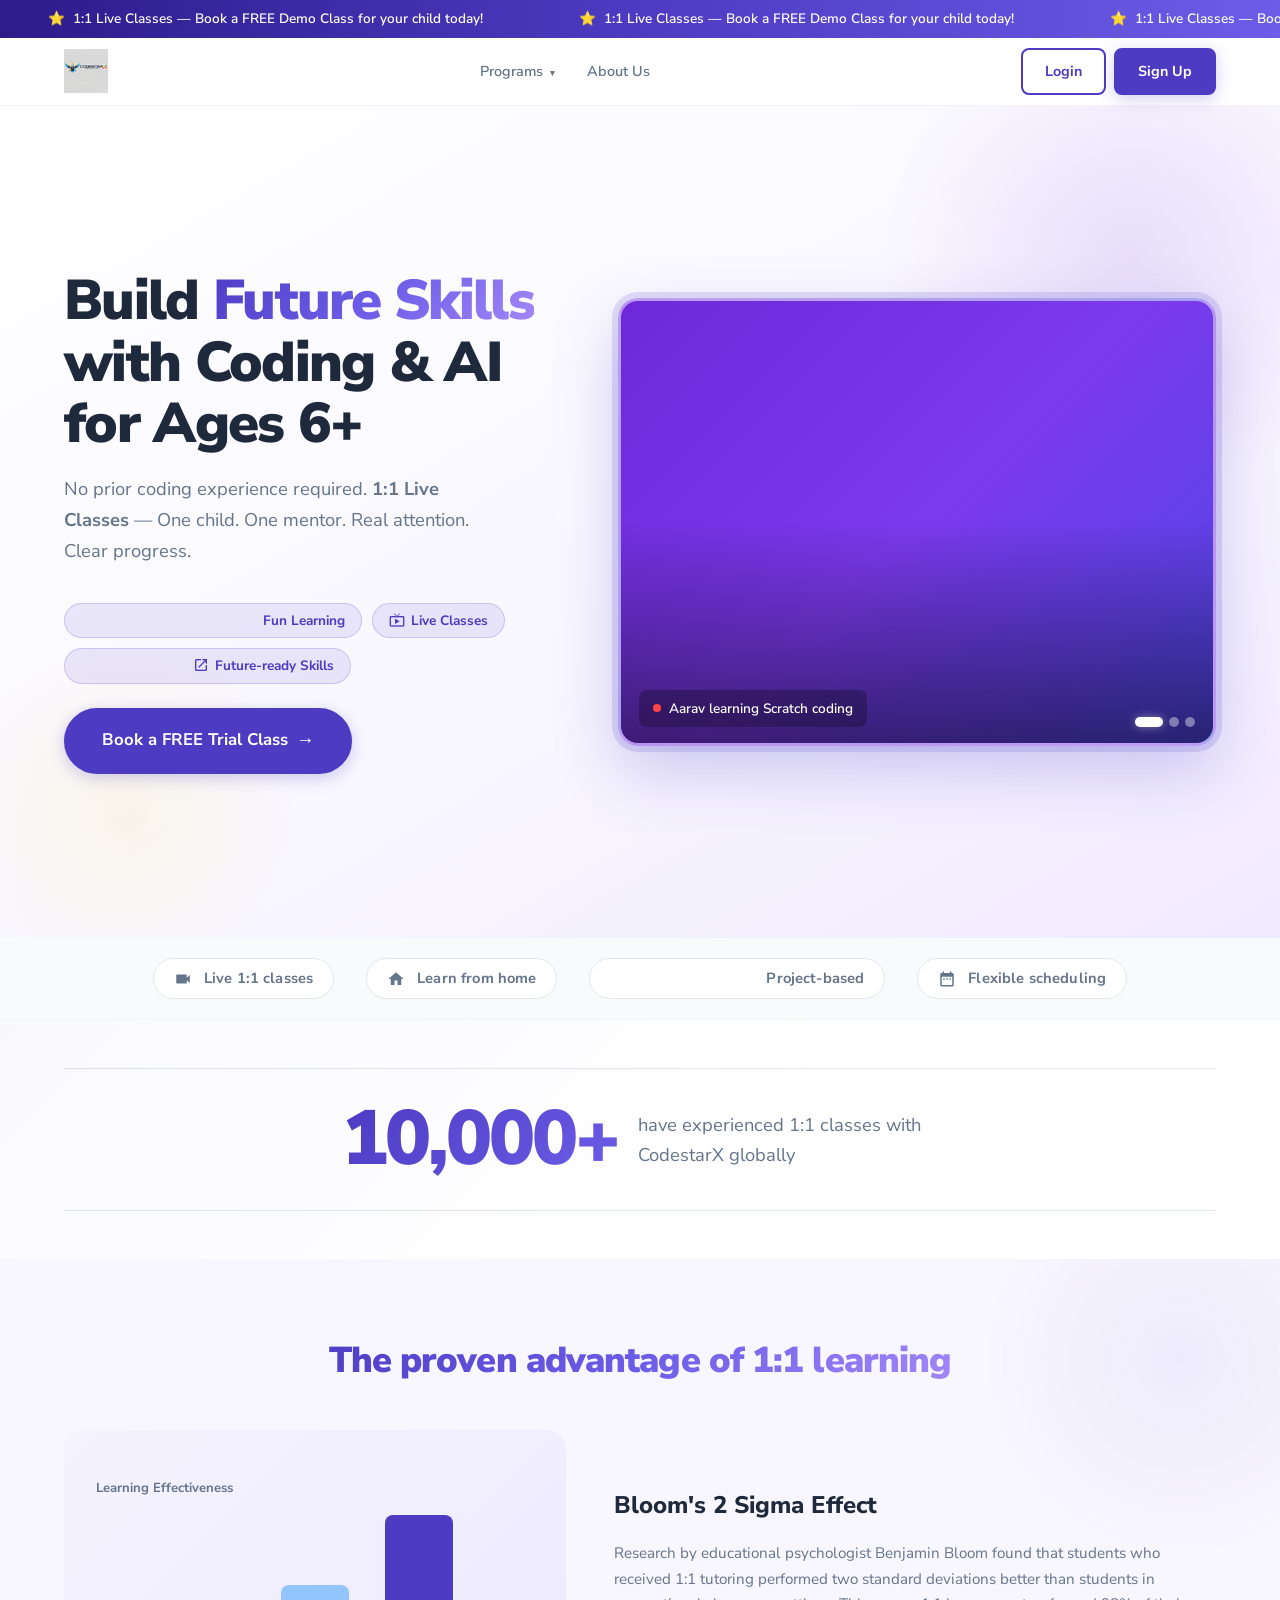
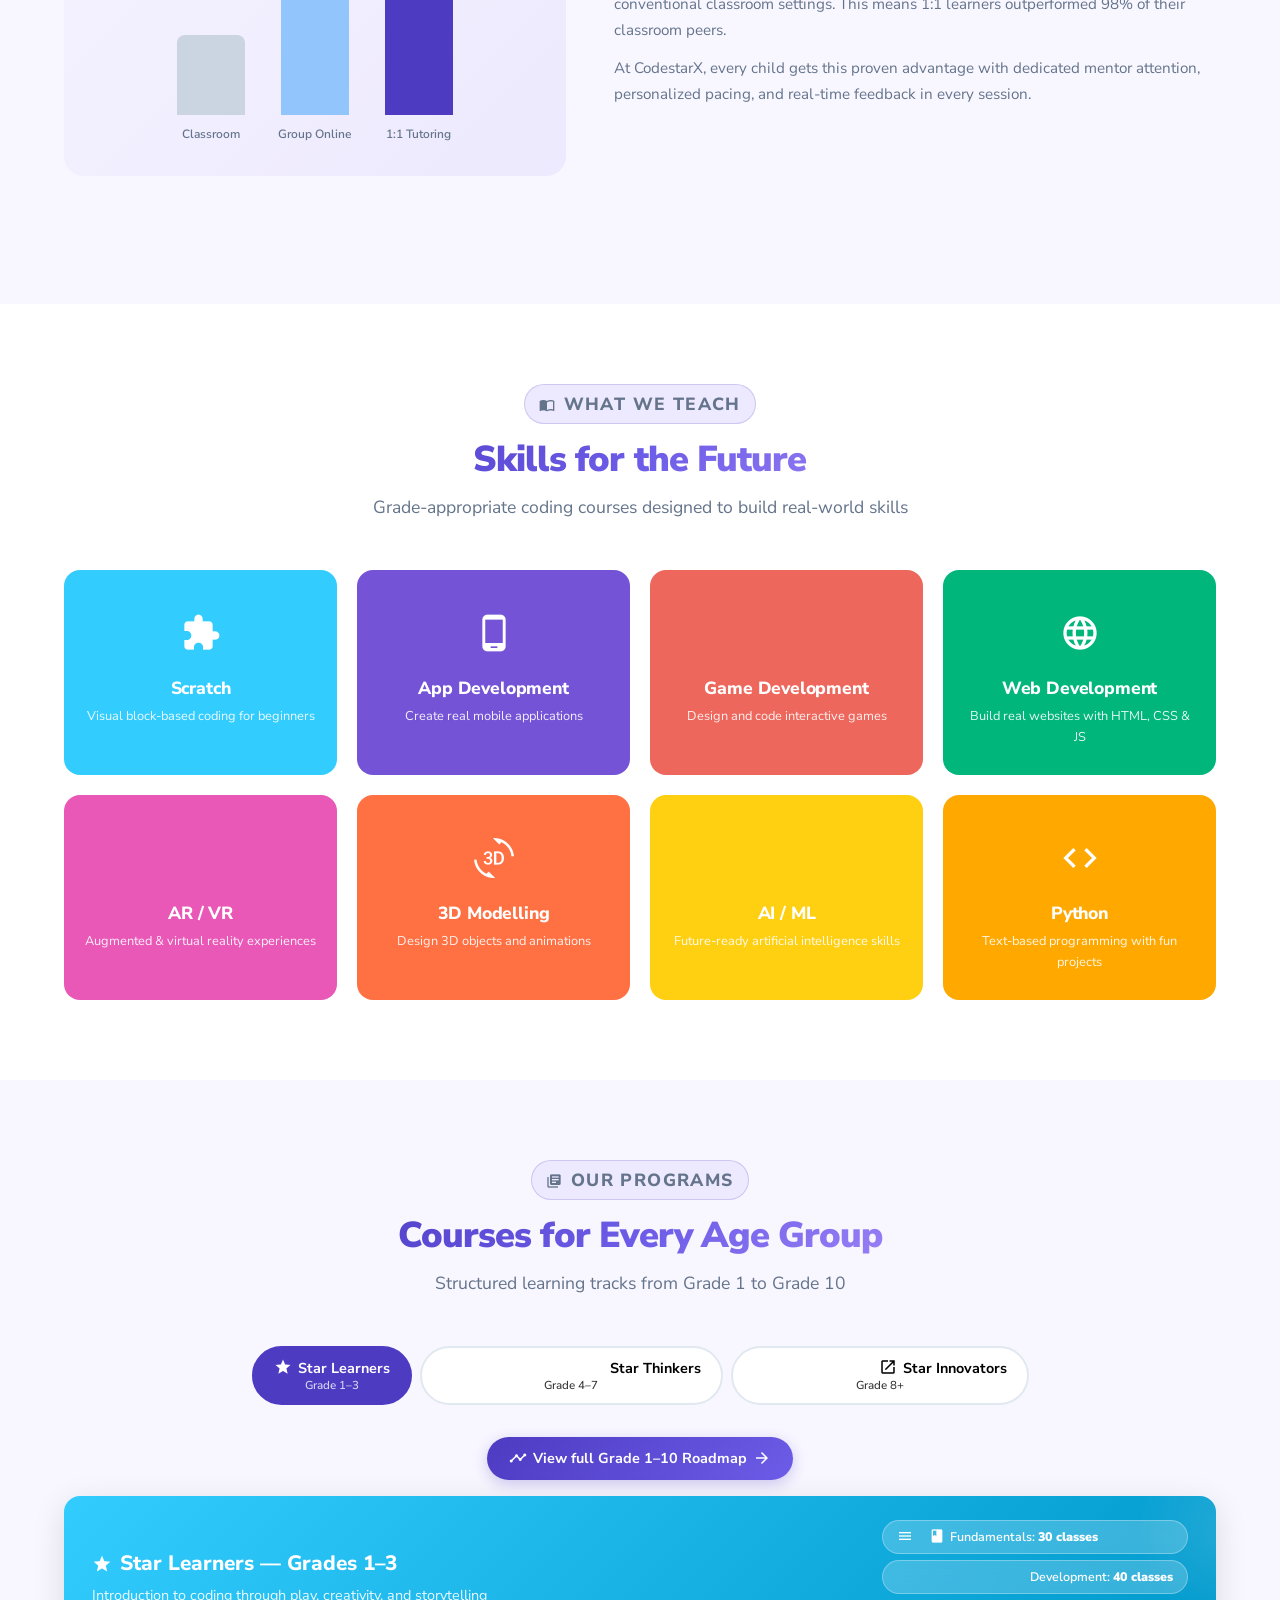
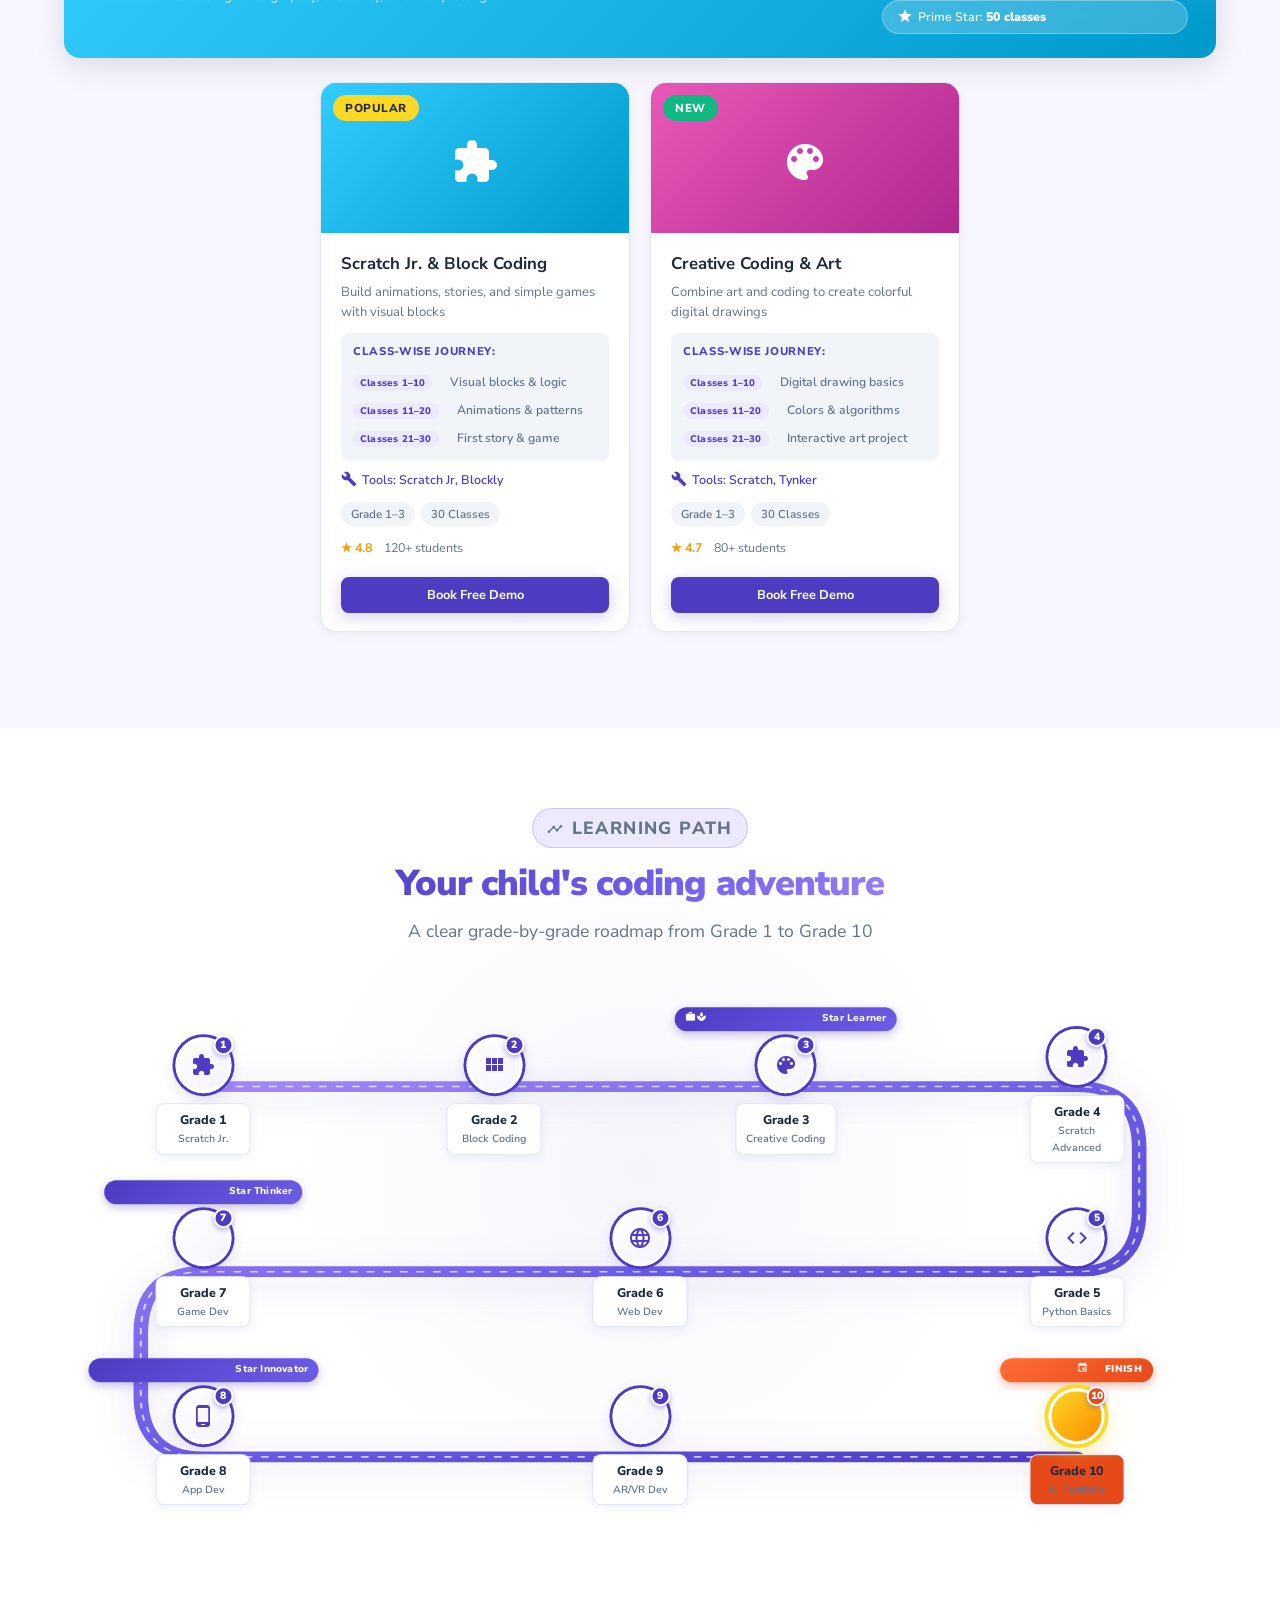
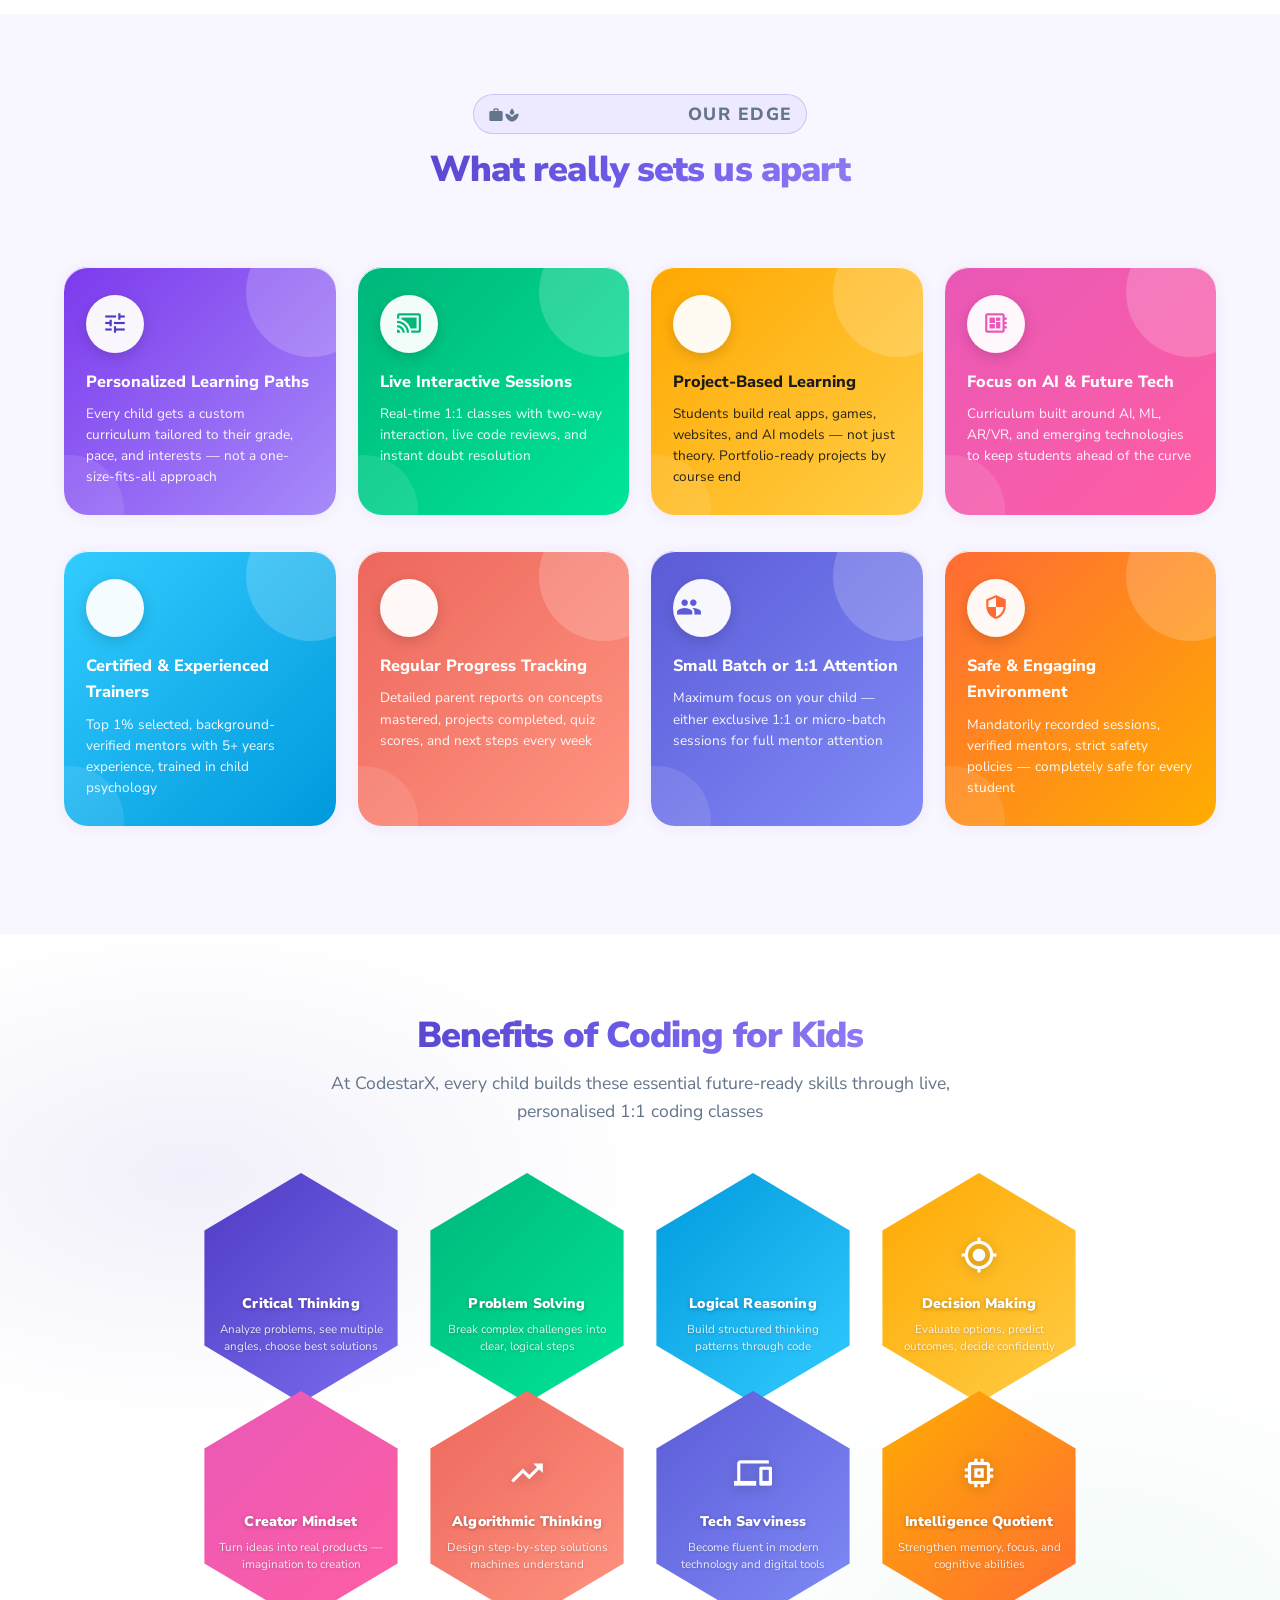
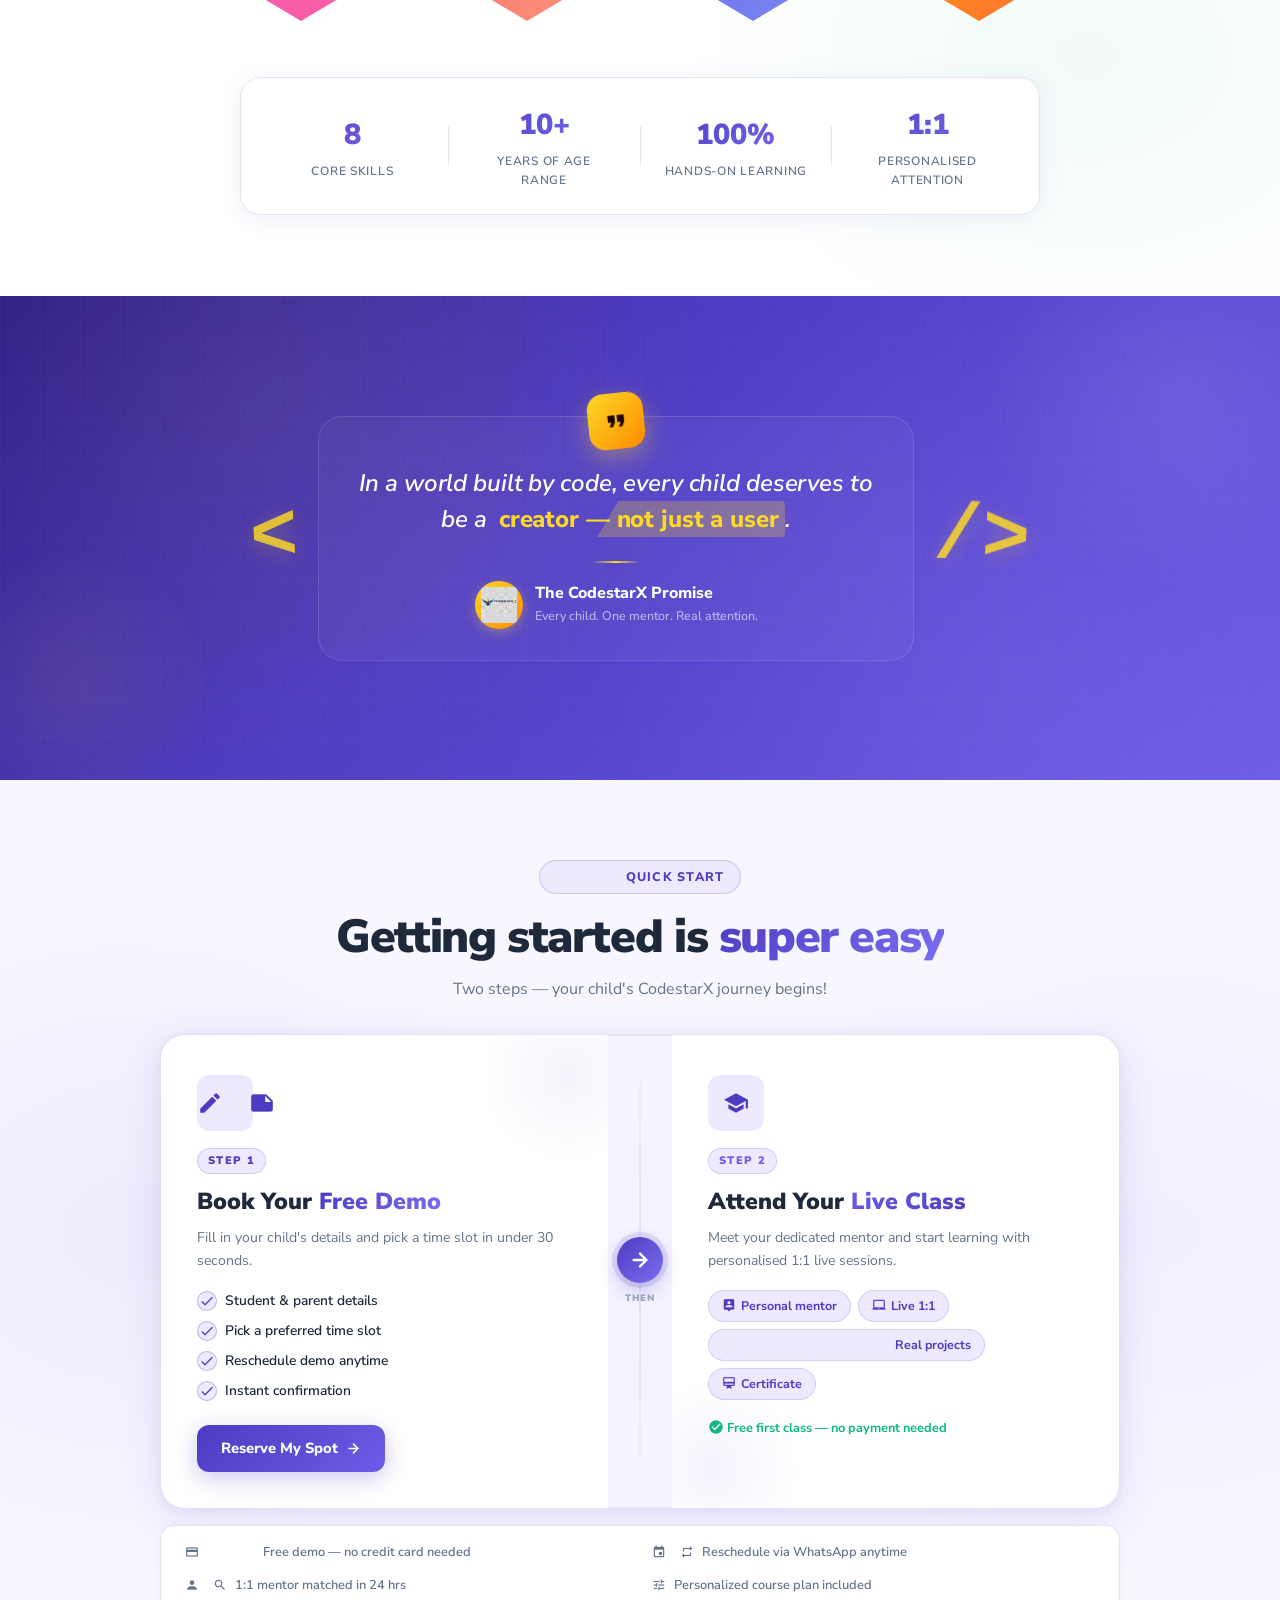
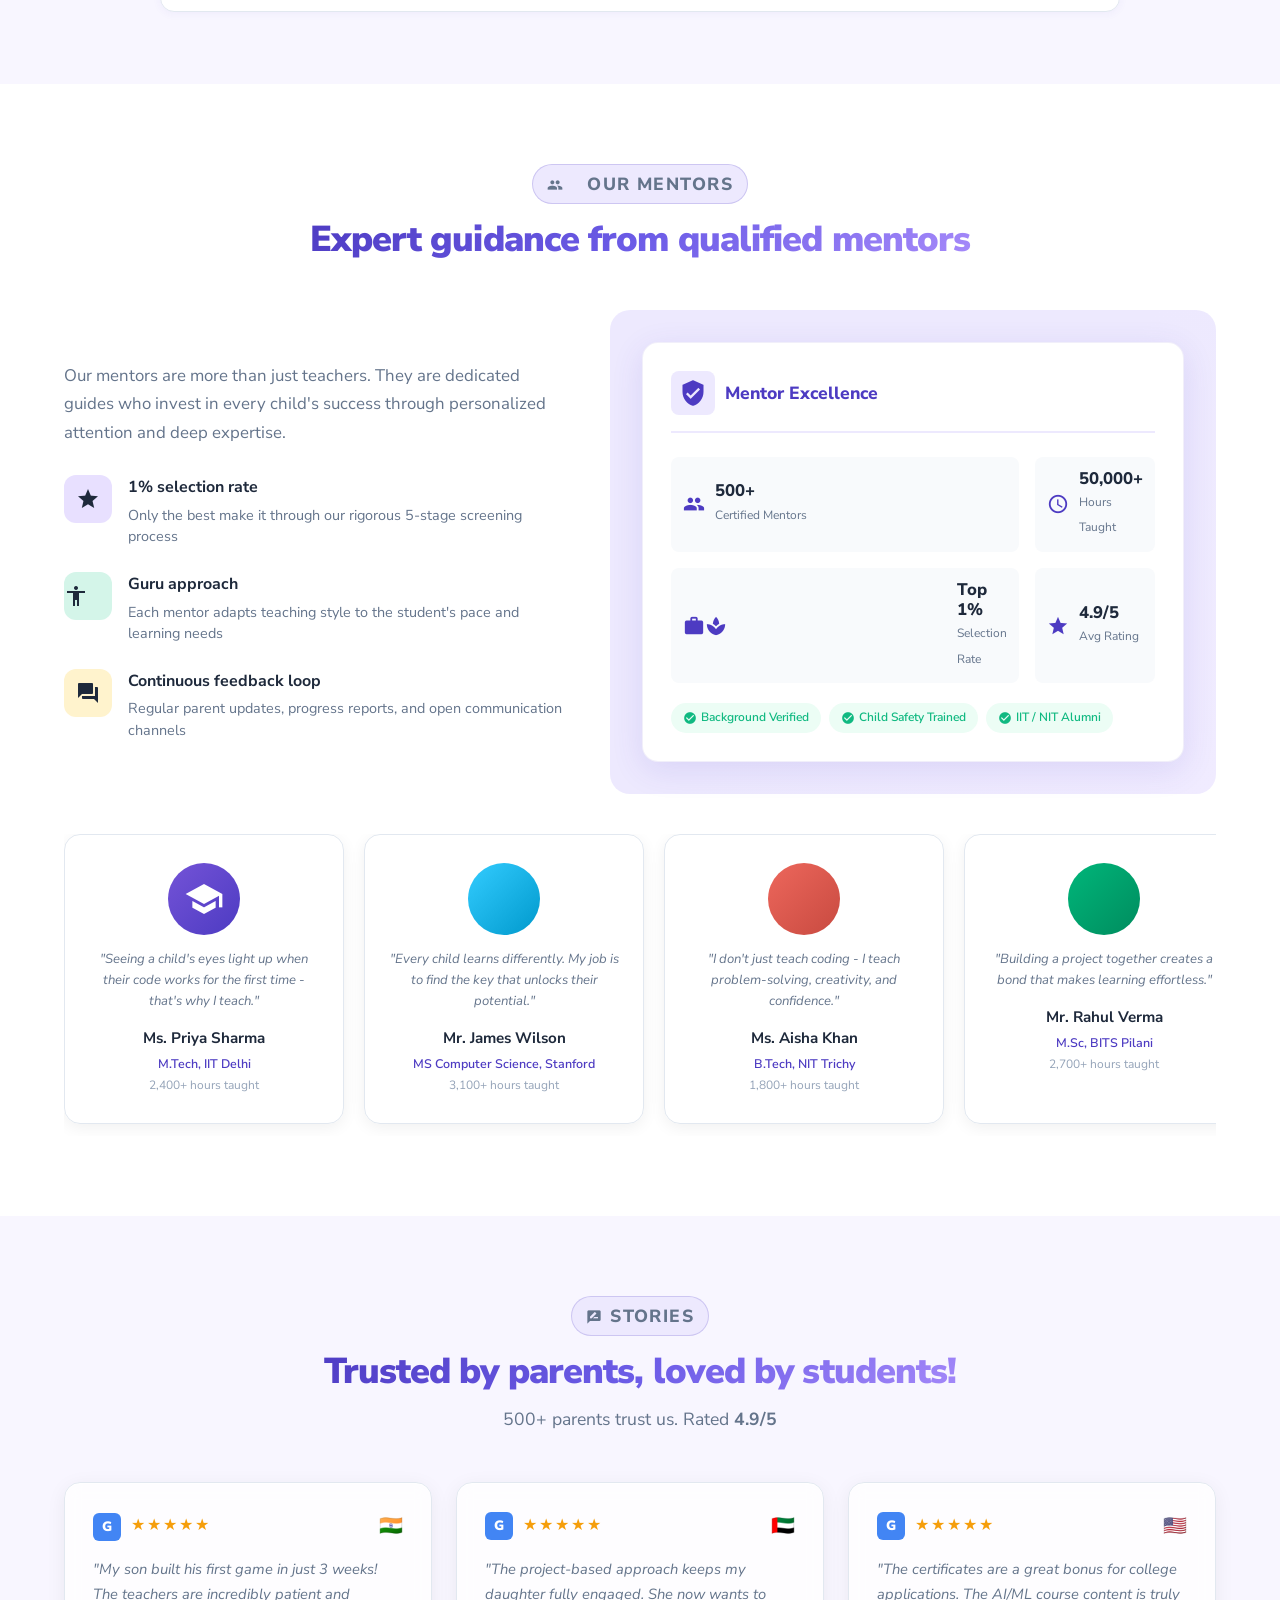
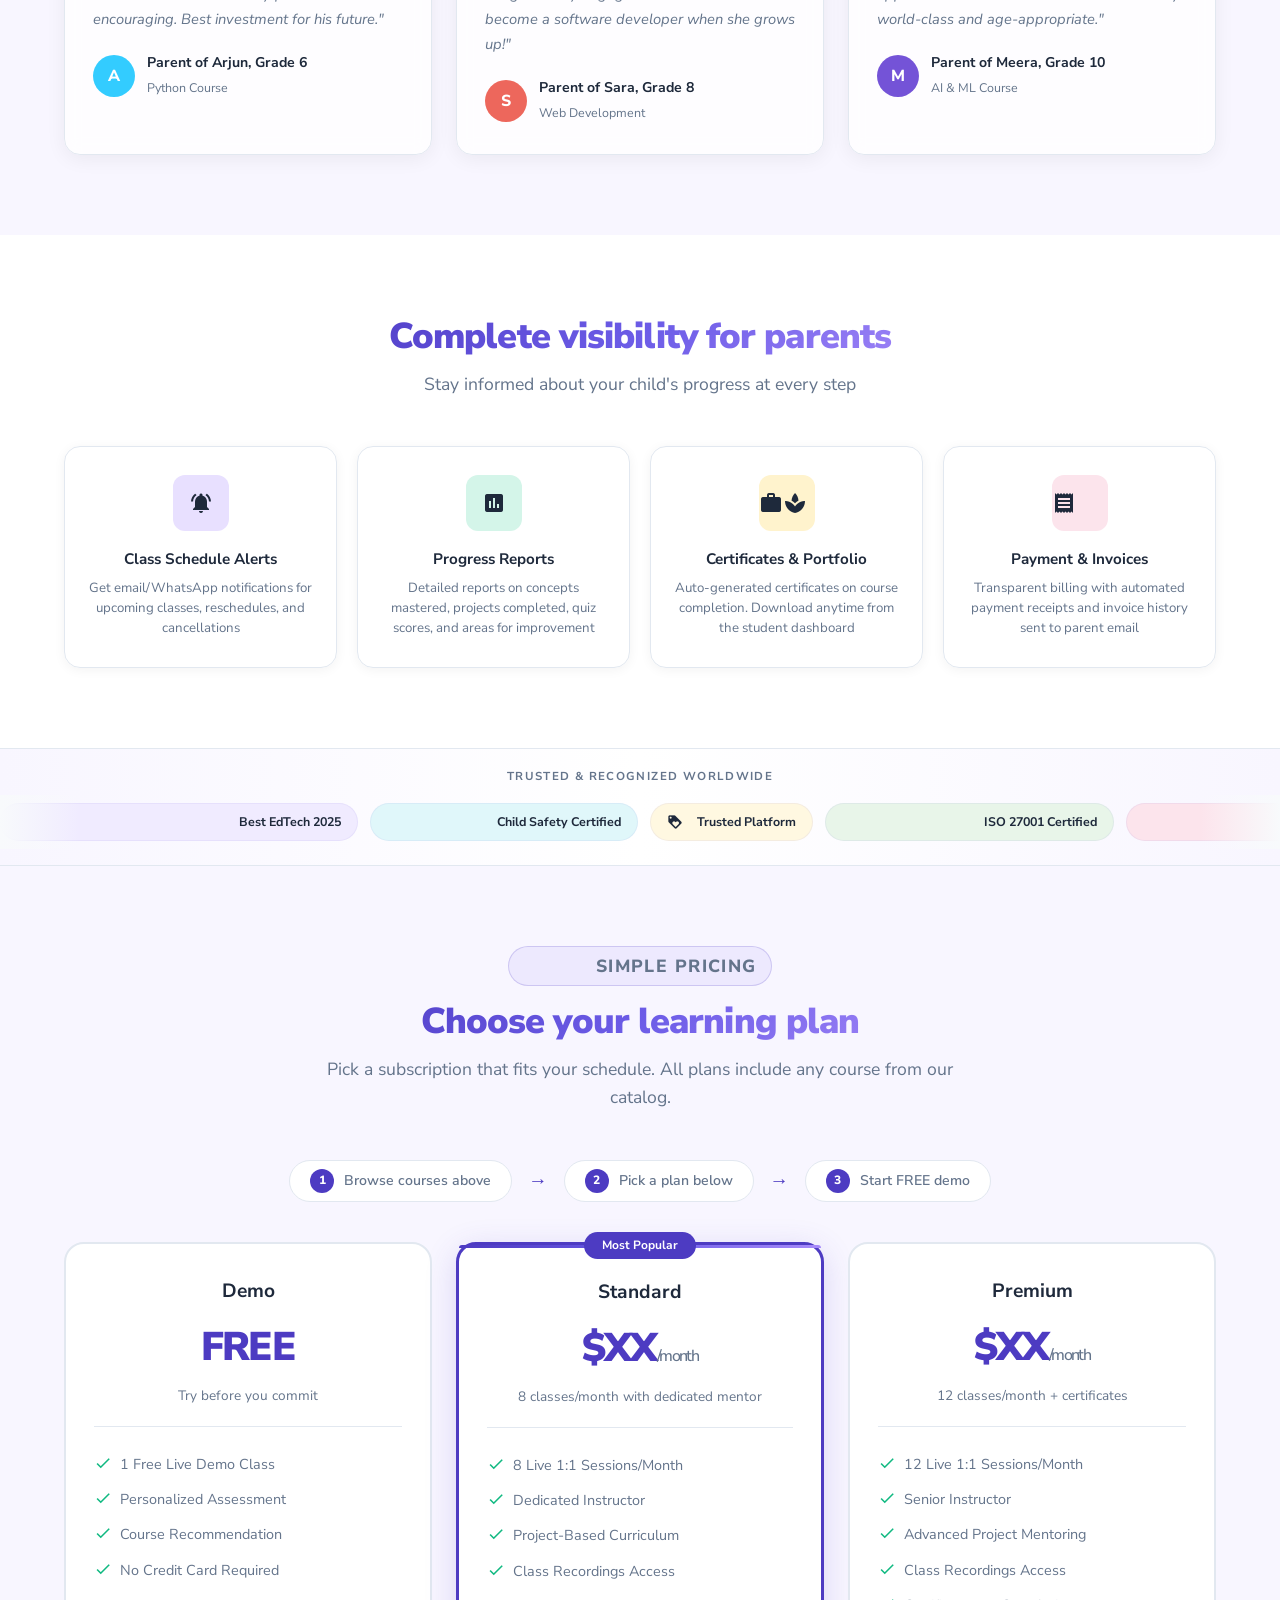
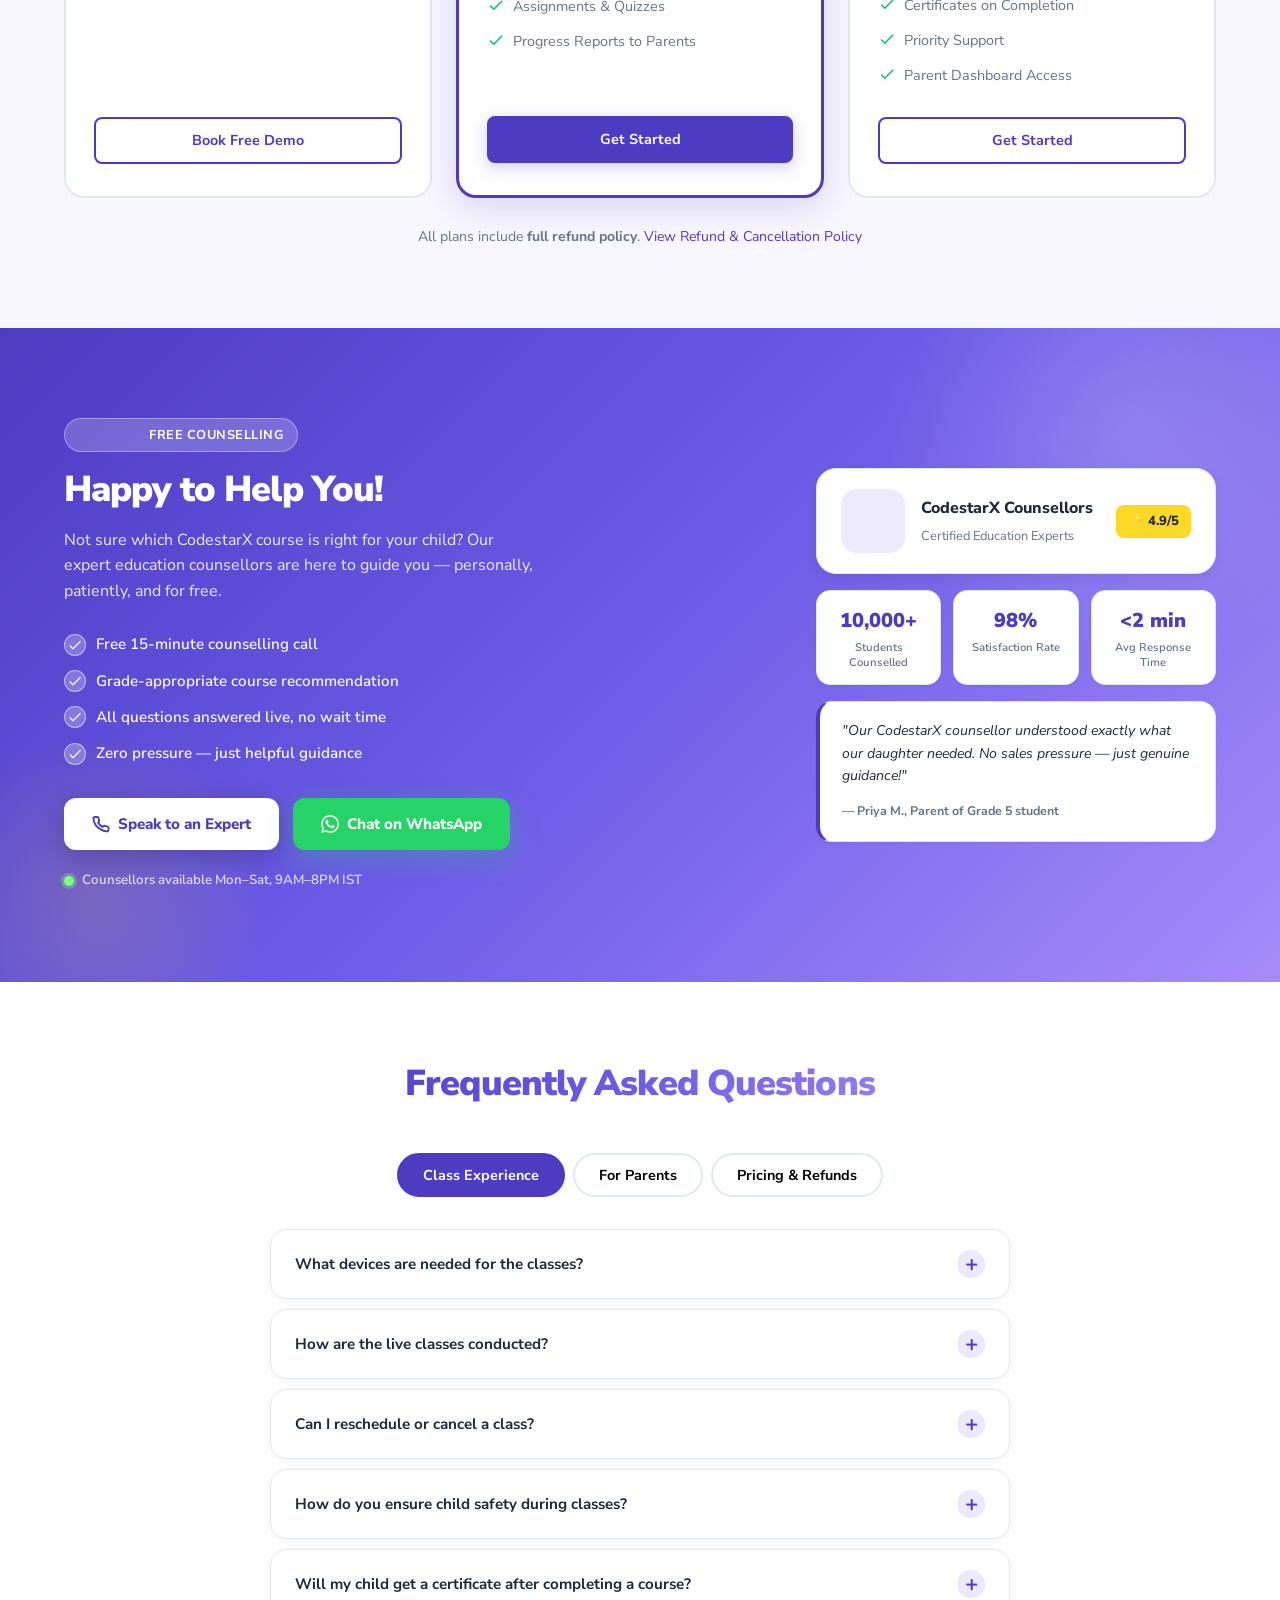
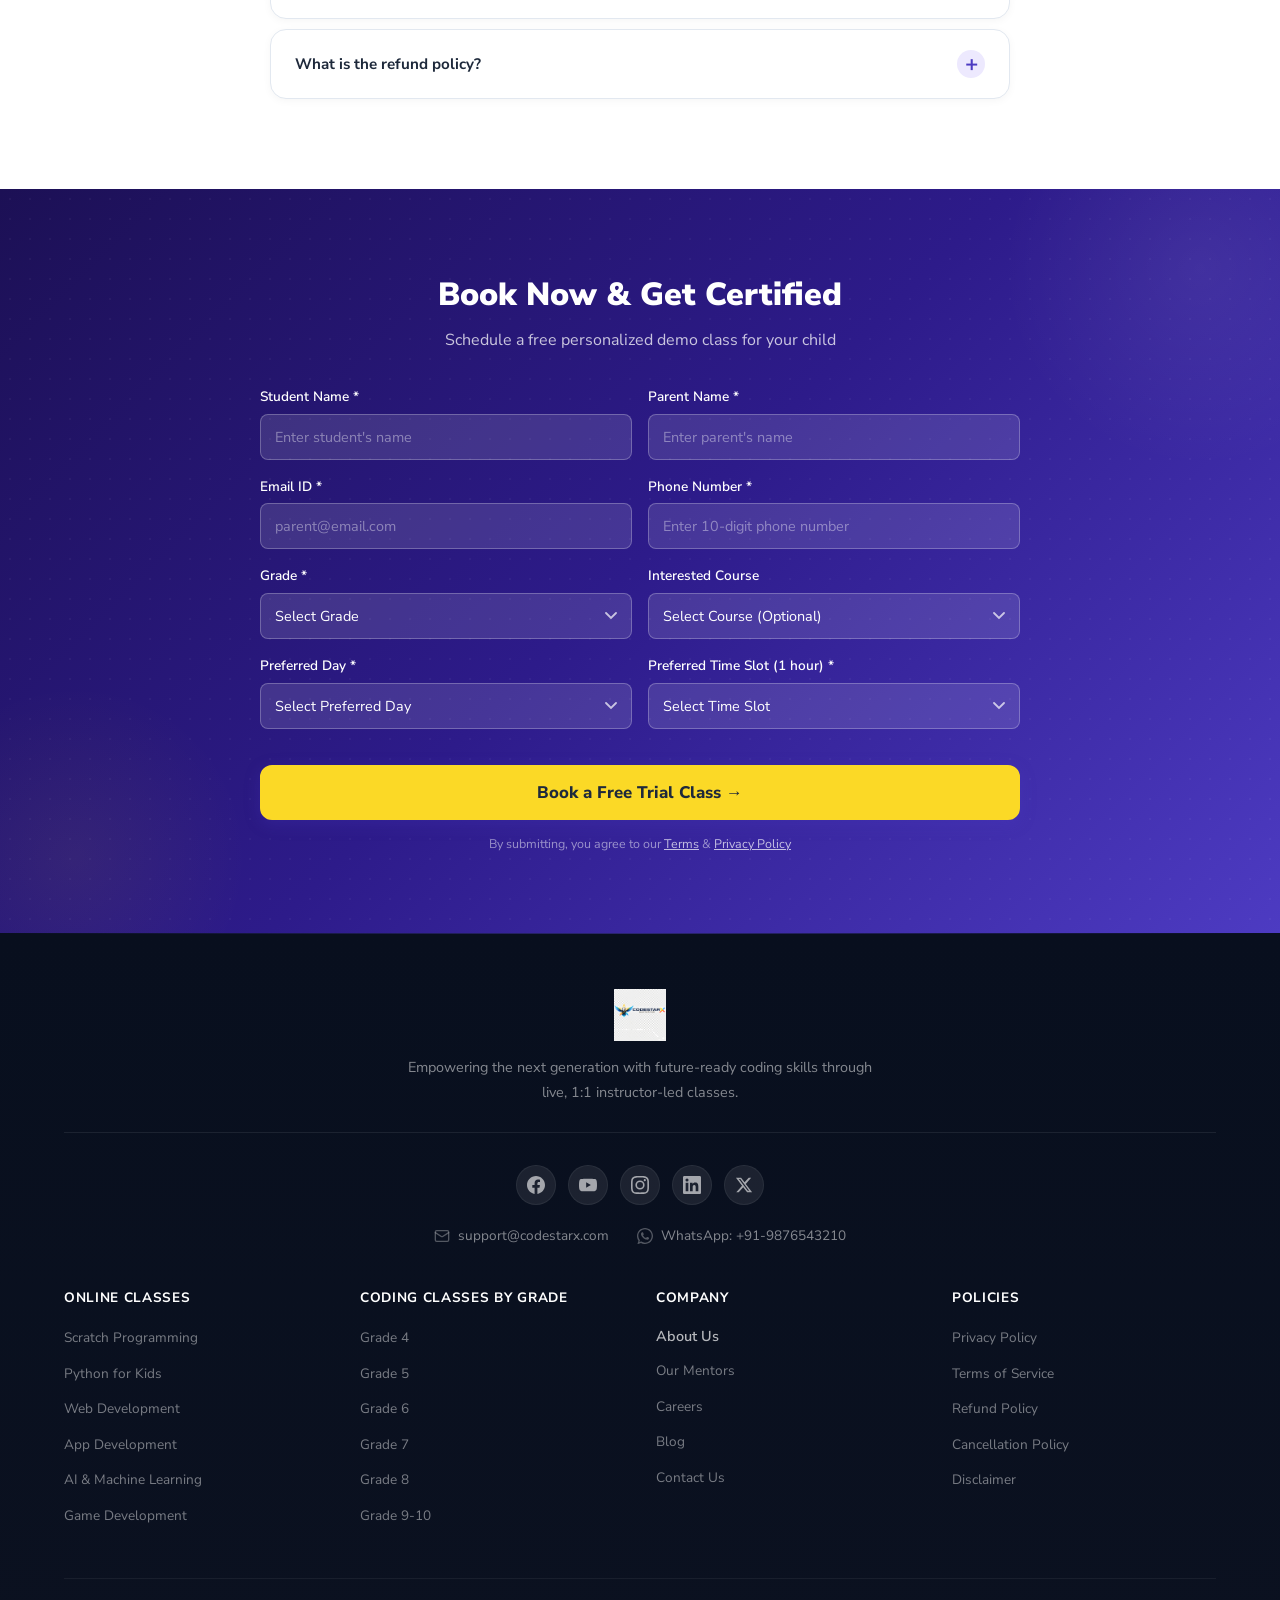
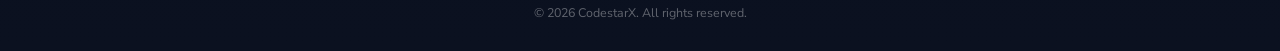
<file: v5/wireframe/index.html>
<!DOCTYPE html>
<html lang="en">
<head>
    <meta charset="UTF-8">
    <meta name="viewport" content="width=device-width, initial-scale=1.0">
    <title>CodestarX - Build the Future | 1:1 Live Coding Classes for Kids</title>
    <link rel="stylesheet" href="styles.css">
    <link href="https://fonts.googleapis.com/css2?family=Nunito+Sans:wght@400;500;600;700;800;900&display=swap" rel="stylesheet">
    <link href="https://fonts.googleapis.com/icon?family=Material+Icons" rel="stylesheet">
    <link href="https://fonts.googleapis.com/css2?family=Material+Symbols+Outlined:opsz,wght,FILL,GRAD@24,400,1,0" rel="stylesheet">
</head>
<body>

    <div class="scroll-progress" id="scrollProgress"></div>

    <!-- ========== 1. SCROLLING ANNOUNCEMENT BAR ========== -->
    <div class="announcement-bar">
        <div class="announcement-track">
            <span class="announcement-text">1:1 Live Classes — Book a FREE Demo Class for your child today!</span>
            <span class="announcement-text">1:1 Live Classes — Book a FREE Demo Class for your child today!</span>
            <span class="announcement-text">1:1 Live Classes — Book a FREE Demo Class for your child today!</span>
            <span class="announcement-text">1:1 Live Classes — Book a FREE Demo Class for your child today!</span>
            <span class="announcement-text">1:1 Live Classes — Book a FREE Demo Class for your child today!</span>
            <span class="announcement-text">1:1 Live Classes — Book a FREE Demo Class for your child today!</span>
            <span class="announcement-text">1:1 Live Classes — Book a FREE Demo Class for your child today!</span>
            <span class="announcement-text">1:1 Live Classes — Book a FREE Demo Class for your child today!</span>
            <span class="announcement-text">1:1 Live Classes — Book a FREE Demo Class for your child today!</span>
            <span class="announcement-text">1:1 Live Classes — Book a FREE Demo Class for your child today!</span>
            <span class="announcement-text">1:1 Live Classes — Book a FREE Demo Class for your child today!</span>
            <span class="announcement-text">1:1 Live Classes — Book a FREE Demo Class for your child today!</span>
        </div>
    </div>
    <!-- ========== 2. STICKY HEADER ========== -->
    <header class="header" id="header">
        <div class="container header-inner">
            <a href="#hero" class="logo">
                <img src="videos/logo1.png" alt="CodestarX" class="logo-img">
            </a>
            <nav class="main-nav" id="mainNav">
                <ul>
                    <li class="has-dropdown">
                        <a href="#programs">Programs <span class="arrow">&#9662;</span></a>
                        <ul class="dropdown">
                            <li><a href="#programs"><span class="material-icons">extension</span> Scratch</a></li>
                            <li><a href="#programs"><span class="material-icons">code</span> Python</a></li>
                            <li><a href="#programs"><span class="material-icons">language</span> Web Dev</a></li>
                            <li><a href="#programs"><span class="material-icons">phone_android</span> App Dev</a></li>
                            <li><a href="#programs"><span class="material-icons">smart_toy</span> AI/ML</a></li>
                            <li><a href="#programs"><span class="material-icons">sports_esports</span> Game Dev</a></li>
                            <li class="dropdown-divider"></li>
                            <li><a href="#programs"><span class="material-icons">apps</span> View All Programs</a></li>
                        </ul>
                    </li>
                    <li><span class="nav-static">About Us</span></li>
                </ul>
            </nav>
            <div class="header-actions">
                <a href="#" class="btn btn-outline-header">Login</a>
                <a href="#booking" class="btn btn-primary">Sign Up</a>
            </div>
            <button class="mobile-menu-btn" id="mobileMenuBtn" aria-label="Menu">
                <span></span><span></span><span></span>
            </button>
        </div>
        <!-- Mobile Menu -->
        <div class="mobile-menu" id="mobileMenu">
            <ul>
                <li><a href="#programs">Programs</a></li>
                <li><span class="nav-static">About Us</span></li>
                <li><a href="#" class="btn btn-outline-header" style="margin-bottom:8px;">Login</a></li>
                <li><a href="#booking" class="btn btn-primary">Sign Up</a></li>
            </ul>
        </div>
    </header>
    <!-- ========== 3. HERO SECTION (Codeyoung Style - Light Gradient) ========== -->
    <section class="hero" id="hero">
        <div class="container hero-inner">
            <div class="hero-left">
                <h1 class="hero-heading">
                    Build <span class="gradient-text">Future Skills</span> with Coding & AI for Ages 6+
                </h1>
                <p class="hero-subtitle">No prior coding experience required. <strong>1:1 Live Classes</strong> — One child. One mentor. Real attention. Clear progress.</p>
                <div class="hero-highlights">
                    <span class="hero-highlight-pill"><span class="material-icons">celebration</span> Fun Learning</span>
                    <span class="hero-highlight-pill"><span class="material-icons">live_tv</span> Live Classes</span>
                    <span class="hero-highlight-pill"><span class="material-icons">rocket_launch</span> Future-ready Skills</span>
                </div>
                <a href="#booking" class="btn btn-primary btn-large hero-cta">
                    Book a FREE Trial Class <span class="btn-arrow">&#8594;</span>
                </a>
            </div>
            <div class="hero-right">
                <div class="hero-video-carousel" id="heroVideoCarousel">
                    
                    <div class="hero-video-slide active">
                        <video src="videos/student1.mp4" autoplay muted loop playsinline preload="auto"></video>
                        <div class="hero-video-overlay"></div>
                        <div class="video-caption"><span class="live-dot"></span> Aarav learning Scratch coding</div>
                    </div>
                    <div class="hero-video-slide">
                        <video src="videos/student2.mp4" muted loop playsinline preload="auto"></video>
                        <div class="hero-video-overlay"></div>
                        <div class="video-caption"><span class="live-dot"></span> Rohan building a Python game</div>
                    </div>
                    <div class="hero-video-slide">
                        <video src="videos/student3.mp4" muted loop playsinline preload="auto"></video>
                        <div class="hero-video-overlay"></div>
                        <div class="video-caption"><span class="live-dot"></span> Arjun coding his first website</div>
                    </div>
                    <div class="hero-video-dots">
                        <button class="vdot active" data-i="0"></button>
                        <button class="vdot" data-i="1"></button>
                        <button class="vdot" data-i="2"></button>
                    </div>
                </div>
            </div>
        </div>
    </section>


    <!-- ========== 4. ACHIEVEMENT INFO BAR ========== -->
    <section class="info-bar">
        <div class="container">
            <div class="info-pills">
                <div class="info-pill"><span class="material-icons">videocam</span> Live 1:1 classes</div>
                <div class="info-pill"><span class="material-icons">home</span> Learn from home</div>
                <div class="info-pill"><span class="material-icons">handyman</span> Project-based</div>
                <div class="info-pill"><span class="material-icons">date_range</span> Flexible scheduling</div>
            </div>
        </div>
    </section>

    <!-- ========== 5. STUDENT COUNT BAR ========== -->
    <section class="student-count-bar">
        <div class="container">
            <div class="student-count-divider"></div>
            <div class="student-count-inner">
                <div class="student-count-number" id="studentCounter">10,000+</div>
                <div class="student-count-text">have experienced 1:1 classes with CodestarX globally</div>
            </div>
            <div class="student-count-divider"></div>
        </div>
    </section>

    <!-- ========== PROVEN ADVANTAGE (Bloom's 2 Sigma — establishes credibility upfront) ========== -->
    <section class="section proven-advantage" id="proven-advantage">
        <div class="container">
            <div class="section-header" data-reveal="fade-up">
                <h2 class="gradient-text">The proven advantage of 1:1 learning</h2>
            </div>
            <div class="proven-inner" data-reveal="fade-up">
                <div class="proven-visual">
                    <div class="proven-chart-box">
                        <div class="chart-title">Learning Effectiveness</div>
                        <div class="chart-bars-row">
                            <div class="chart-bar chart-bar-1">
                                <div class="chart-fill"></div>
                                <span class="chart-label">Classroom</span>
                            </div>
                            <div class="chart-bar chart-bar-2">
                                <div class="chart-fill"></div>
                                <span class="chart-label">Group Online</span>
                            </div>
                            <div class="chart-bar chart-bar-3">
                                <div class="chart-fill"></div>
                                <span class="chart-label">1:1 Tutoring</span>
                            </div>
                        </div>
                    </div>
                </div>
                <div class="proven-content">
                    <h3>Bloom's 2 Sigma Effect</h3>
                    <p>Research by educational psychologist Benjamin Bloom found that students who received 1:1 tutoring performed two standard deviations better than students in conventional classroom settings. This means 1:1 learners outperformed 98% of their classroom peers.</p>
                    <p>At CodestarX, every child gets this proven advantage with dedicated mentor attention, personalized pacing, and real-time feedback in every session.</p>
                </div>
            </div>
        </div>
    </section>

    <!-- ========== 6. SKILLS FOR THE FUTURE ========== -->
    <section class="section skills" id="programs">
        <div class="container">
            <div class="section-header" data-reveal="fade-up">
                <p class="section-chip"><span class="material-icons">import_contacts</span> What We Teach</p>
                <h2 class="gradient-text">Skills for the Future</h2>
                <p>Grade-appropriate coding courses designed to build real-world skills</p>
            </div>
            <div class="skills-grid" data-reveal-stagger>
                <div class="skill-card" style="background: #33CCFF;">
                    <div class="skill-emoji"><span class="material-icons">extension</span></div>
                    <h3>Scratch</h3>
                    <p>Visual block-based coding for beginners</p>
                </div>
                <div class="skill-card" style="background: #7453D7;">
                    <div class="skill-emoji"><span class="material-icons">phone_android</span></div>
                    <h3>App Development</h3>
                    <p>Create real mobile applications</p>
                </div>
                <div class="skill-card" style="background: #ED675C;">
                    <div class="skill-emoji"><span class="material-icons">sports_esports</span></div>
                    <h3>Game Development</h3>
                    <p>Design and code interactive games</p>
                </div>
                <div class="skill-card" style="background: #00B67A;">
                    <div class="skill-emoji"><span class="material-icons">language</span></div>
                    <h3>Web Development</h3>
                    <p>Build real websites with HTML, CSS & JS</p>
                </div>
                <div class="skill-card" style="background: #E958B7;">
                    <div class="skill-emoji"><span class="material-icons">view_in_ar</span></div>
                    <h3>AR / VR</h3>
                    <p>Augmented & virtual reality experiences</p>
                </div>
                <div class="skill-card" style="background: #FF7043;">
                    <div class="skill-emoji"><span class="material-icons">3d_rotation</span></div>
                    <h3>3D Modelling</h3>
                    <p>Design 3D objects and animations</p>
                </div>
                <div class="skill-card" style="background: #FFCF11;">
                    <div class="skill-emoji"><span class="material-icons">smart_toy</span></div>
                    <h3>AI / ML</h3>
                    <p>Future-ready artificial intelligence skills</p>
                </div>
                <div class="skill-card" style="background: #FFA800;">
                    <div class="skill-emoji"><span class="material-icons">code</span></div>
                    <h3>Python</h3>
                    <p>Text-based programming with fun projects</p>
                </div>
            </div>
        </div>
    </section>


    <!-- ========== 9. COURSE CARDS ========== -->
    <section class="section courses" id="courses">
        <div class="container">
            <div class="section-header" data-reveal="fade-up">
                <p class="section-chip"><span class="material-icons">library_books</span> Our Programs</p>
                <h2 class="gradient-text">Courses for Every Age Group</h2>
                <p>Structured learning tracks from Grade 1 to Grade 10</p>
            </div>
            <div class="grade-filters">
                <button class="grade-btn active" data-grade="1-3"><span class="material-icons">star</span> Star Learners <span class="grade-sub">Grade 1–3</span></button>
                <button class="grade-btn" data-grade="4-7"><span class="material-icons">lightbulb</span> Star Thinkers <span class="grade-sub">Grade 4–7</span></button>
                <button class="grade-btn" data-grade="8+"><span class="material-icons">rocket_launch</span> Star Innovators <span class="grade-sub">Grade 8+</span></button>
            </div>
            <div class="courses-roadmap-cta">
                <a href="#curriculum" class="view-roadmap-link"><span class="material-icons">timeline</span> View full Grade 1–10 Roadmap <span class="material-icons">arrow_forward</span></a>
            </div>

            <!-- Grade 1-3: Star Learners -->
            <div class="course-category active" data-category="1-3">
                <div class="category-banner" style="background: linear-gradient(135deg,#33CCFF,#0099CC);">
                    <div class="category-banner-info">
                        <h3><span class="material-icons">star</span> Star Learners — Grades 1–3</h3>
                        <p>Introduction to coding through play, creativity, and storytelling</p>
                    </div>
                    <div class="category-classes-count">
                        <div class="class-count-pill"><span class="material-icons">menu_book</span> Fundamentals: <strong>30 classes</strong></div>
                        <div class="class-count-pill"><span class="material-icons">terminal</span> Development: <strong>40 classes</strong></div>
                        <div class="class-count-pill"><span class="material-icons">grade</span> Prime Star: <strong>50 classes</strong></div>
                    </div>
                </div>
                <div class="course-scroll" data-reveal-stagger>
                    <div class="course-card">
                        <div class="course-img" style="background: linear-gradient(135deg, #33CCFF, #0099CC);">
                            <span class="course-badge badge-popular">Popular</span>
                            <span class="course-emoji"><span class="material-icons">extension</span></span>
                        </div>
                        <div class="course-body">
                            <h4>Scratch Jr. & Block Coding</h4>
                            <p class="course-desc">Build animations, stories, and simple games with visual blocks</p>
                            <div class="course-learn-box">
                                <div class="course-learn-title">Class-wise journey:</div>
                                <div class="course-learn-item"><span class="class-range">Classes 1–10</span> Visual blocks &amp; logic</div>
                                <div class="course-learn-item"><span class="class-range">Classes 11–20</span> Animations &amp; patterns</div>
                                <div class="course-learn-item"><span class="class-range">Classes 21–30</span> First story &amp; game</div>
                            </div>
                            <div class="course-tools"><span class="material-icons">build</span> Tools: Scratch Jr, Blockly</div>
                            <div class="course-tags"><span class="tag">Grade 1–3</span><span class="tag">30 Classes</span></div>
                            <div class="course-meta"><span class="rating">&#9733; 4.8</span><span>120+ students</span></div>
                            <a href="#booking" class="btn btn-primary btn-small btn-full">Book Free Demo</a>
                        </div>
                    </div>
                    <div class="course-card">
                        <div class="course-img" style="background: linear-gradient(135deg, #E958B7, #B02890);">
                            <span class="course-badge badge-new">New</span>
                            <span class="course-emoji"><span class="material-icons">palette</span></span>
                        </div>
                        <div class="course-body">
                            <h4>Creative Coding & Art</h4>
                            <p class="course-desc">Combine art and coding to create colorful digital drawings</p>
                            <div class="course-learn-box">
                                <div class="course-learn-title">Class-wise journey:</div>
                                <div class="course-learn-item"><span class="class-range">Classes 1–10</span> Digital drawing basics</div>
                                <div class="course-learn-item"><span class="class-range">Classes 11–20</span> Colors &amp; algorithms</div>
                                <div class="course-learn-item"><span class="class-range">Classes 21–30</span> Interactive art project</div>
                            </div>
                            <div class="course-tools"><span class="material-icons">build</span> Tools: Scratch, Tynker</div>
                            <div class="course-tags"><span class="tag">Grade 1–3</span><span class="tag">30 Classes</span></div>
                            <div class="course-meta"><span class="rating">&#9733; 4.7</span><span>80+ students</span></div>
                            <a href="#booking" class="btn btn-primary btn-small btn-full">Book Free Demo</a>
                        </div>
                    </div>
                </div>
            </div>

            <!-- Grade 4-7: Star Thinkers -->
            <div class="course-category" data-category="4-7">
                <div class="category-banner" style="background: linear-gradient(135deg,#FFA800,#CC8500);">
                    <div class="category-banner-info">
                        <h3><span class="material-icons">lightbulb</span> Star Thinkers — Grades 4–7</h3>
                        <p>Real programming skills with projects, games, and web development</p>
                    </div>
                    <div class="category-classes-count">
                        <div class="class-count-pill"><span class="material-icons">menu_book</span> Fundamentals: <strong>30 classes</strong></div>
                        <div class="class-count-pill"><span class="material-icons">terminal</span> Development: <strong>40 classes</strong></div>
                        <div class="class-count-pill"><span class="material-icons">grade</span> Prime Star: <strong>50 classes</strong></div>
                    </div>
                </div>
                <div class="course-scroll" data-reveal-stagger>
                    <div class="course-card">
                        <div class="course-img" style="background: linear-gradient(135deg, #FFA800, #CC8500);">
                            <span class="course-badge badge-popular">Popular</span>
                            <span class="course-emoji"><span class="material-icons">code</span></span>
                        </div>
                        <div class="course-body">
                            <h4>Python for Kids</h4>
                            <p class="course-desc">Learn text-based coding with fun projects, games, and real applications</p>
                            <div class="course-learn-box">
                                <div class="course-learn-title">Class-wise journey:</div>
                                <div class="course-learn-item"><span class="class-range">Classes 1–15</span> Variables &amp; loops</div>
                                <div class="course-learn-item"><span class="class-range">Classes 16–30</span> Logic &amp; problem solving</div>
                                <div class="course-learn-item"><span class="class-range">Classes 31–40</span> Build a Python game</div>
                            </div>
                            <div class="course-tools"><span class="material-icons">build</span> Tools: Python, Replit</div>
                            <div class="course-tags"><span class="tag">Grade 4–7</span><span class="tag">40 Classes</span></div>
                            <div class="course-meta"><span class="rating">&#9733; 4.9</span><span>200+ students</span></div>
                            <a href="#booking" class="btn btn-primary btn-small btn-full">Book Free Demo</a>
                        </div>
                    </div>
                    <div class="course-card">
                        <div class="course-img" style="background: linear-gradient(135deg, #00B67A, #008C5E);">
                            <span class="course-badge badge-new">New</span>
                            <span class="course-emoji"><span class="material-icons">language</span></span>
                        </div>
                        <div class="course-body">
                            <h4>Web Development</h4>
                            <p class="course-desc">Build real websites with HTML, CSS, JavaScript and deploy them live</p>
                            <div class="course-learn-box">
                                <div class="course-learn-title">Class-wise journey:</div>
                                <div class="course-learn-item"><span class="class-range">Classes 1–15</span> HTML &amp; CSS basics</div>
                                <div class="course-learn-item"><span class="class-range">Classes 16–30</span> JavaScript &amp; UI</div>
                                <div class="course-learn-item"><span class="class-range">Classes 31–40</span> Publish a live website</div>
                            </div>
                            <div class="course-tools"><span class="material-icons">build</span> Tools: VS Code, GitHub Pages</div>
                            <div class="course-tags"><span class="tag">Grade 4–7</span><span class="tag">40 Classes</span></div>
                            <div class="course-meta"><span class="rating">&#9733; 4.7</span><span>150+ students</span></div>
                            <a href="#booking" class="btn btn-primary btn-small btn-full">Book Free Demo</a>
                        </div>
                    </div>
                    <div class="course-card">
                        <div class="course-img" style="background: linear-gradient(135deg, #ED675C, #C84A40);">
                            <span class="course-badge badge-popular">Popular</span>
                            <span class="course-emoji"><span class="material-icons">sports_esports</span></span>
                        </div>
                        <div class="course-body">
                            <h4>Game Development</h4>
                            <p class="course-desc">Design and build interactive games with real game engines</p>
                            <div class="course-learn-box">
                                <div class="course-learn-title">Class-wise journey:</div>
                                <div class="course-learn-item"><span class="class-range">Classes 1–15</span> Game design basics</div>
                                <div class="course-learn-item"><span class="class-range">Classes 16–30</span> Physics &amp; collision</div>
                                <div class="course-learn-item"><span class="class-range">Classes 31–40</span> Publish your game</div>
                            </div>
                            <div class="course-tools"><span class="material-icons">build</span> Tools: Unity, GDevelop</div>
                            <div class="course-tags"><span class="tag">Grade 4–7</span><span class="tag">40 Classes</span></div>
                            <div class="course-meta"><span class="rating">&#9733; 4.8</span><span>110+ students</span></div>
                            <a href="#booking" class="btn btn-primary btn-small btn-full">Book Free Demo</a>
                        </div>
                    </div>
                </div>
            </div>

            <!-- Grade 8+: Star Innovators -->
            <div class="course-category" data-category="8+">
                <div class="category-banner" style="background: linear-gradient(135deg,#7453D7,#4D3BC2);">
                    <div class="category-banner-info">
                        <h3><span class="material-icons">rocket_launch</span> Star Innovators — Grades 8+</h3>
                        <p>Advanced tech skills with AI, full-stack development & portfolio projects</p>
                    </div>
                    <div class="category-classes-count">
                        <div class="class-count-pill"><span class="material-icons">menu_book</span> Fundamentals: <strong>30 classes</strong></div>
                        <div class="class-count-pill"><span class="material-icons">terminal</span> Development: <strong>40 classes</strong></div>
                        <div class="class-count-pill"><span class="material-icons">grade</span> Prime Star: <strong>50 classes</strong></div>
                    </div>
                </div>
                <div class="course-scroll" data-reveal-stagger>
                    <div class="course-card">
                        <div class="course-img" style="background: linear-gradient(135deg, #7453D7, #5A3FB5);">
                            <span class="course-badge badge-popular">Popular</span>
                            <span class="course-emoji"><span class="material-icons">phone_android</span></span>
                        </div>
                        <div class="course-body">
                            <h4>App Development</h4>
                            <p class="course-desc">Design and build real mobile applications from scratch</p>
                            <div class="course-learn-box">
                                <div class="course-learn-title">Class-wise journey:</div>
                                <div class="course-learn-item"><span class="class-range">Classes 1–15</span> UI/UX &amp; app basics</div>
                                <div class="course-learn-item"><span class="class-range">Classes 16–35</span> Flutter / React Native</div>
                                <div class="course-learn-item"><span class="class-range">Classes 36–50</span> Publish to app store</div>
                            </div>
                            <div class="course-tools"><span class="material-icons">build</span> Tools: Flutter, Firebase</div>
                            <div class="course-tags"><span class="tag">Grade 8+</span><span class="tag">50 Classes</span></div>
                            <div class="course-meta"><span class="rating">&#9733; 4.8</span><span>90+ students</span></div>
                            <a href="#booking" class="btn btn-primary btn-small btn-full">Book Free Demo</a>
                        </div>
                    </div>
                    <div class="course-card">
                        <div class="course-img" style="background: linear-gradient(135deg, #FFCF11, #CCA500);">
                            <span class="course-badge badge-new">New</span>
                            <span class="course-emoji"><span class="material-icons">smart_toy</span></span>
                        </div>
                        <div class="course-body">
                            <h4>AI & Machine Learning</h4>
                            <p class="course-desc">Explore artificial intelligence, machine learning models, and smart projects</p>
                            <div class="course-learn-box">
                                <div class="course-learn-title">Class-wise journey:</div>
                                <div class="course-learn-item"><span class="class-range">Classes 1–15</span> Python for ML</div>
                                <div class="course-learn-item"><span class="class-range">Classes 16–35</span> Neural networks</div>
                                <div class="course-learn-item"><span class="class-range">Classes 36–50</span> Train your AI model</div>
                            </div>
                            <div class="course-tools"><span class="material-icons">build</span> Tools: Python, TensorFlow, ML5.js</div>
                            <div class="course-tags"><span class="tag">Grade 8+</span><span class="tag">50 Classes</span></div>
                            <div class="course-meta"><span class="rating">&#9733; 4.9</span><span>80+ students</span></div>
                            <a href="#booking" class="btn btn-primary btn-small btn-full">Book Free Demo</a>
                        </div>
                    </div>
                    <div class="course-card">
                        <div class="course-img" style="background: linear-gradient(135deg, #E958B7, #C23D99);">
                            <span class="course-badge badge-new">New</span>
                            <span class="course-emoji"><span class="material-icons">view_in_ar</span></span>
                        </div>
                        <div class="course-body">
                            <h4>AR / VR Development</h4>
                            <p class="course-desc">Build augmented and virtual reality experiences for the future</p>
                            <div class="course-learn-box">
                                <div class="course-learn-title">Class-wise journey:</div>
                                <div class="course-learn-item"><span class="class-range">Classes 1–15</span> 3D environments</div>
                                <div class="course-learn-item"><span class="class-range">Classes 16–35</span> AR filters &amp; VR scenes</div>
                                <div class="course-learn-item"><span class="class-range">Classes 36–50</span> Build AR / VR project</div>
                            </div>
                            <div class="course-tools"><span class="material-icons">build</span> Tools: Unity, A-Frame, Spark AR</div>
                            <div class="course-tags"><span class="tag">Grade 8+</span><span class="tag">50 Classes</span></div>
                            <div class="course-meta"><span class="rating">&#9733; 4.8</span><span>60+ students</span></div>
                            <a href="#booking" class="btn btn-primary btn-small btn-full">Book Free Demo</a>
                        </div>
                    </div>
                </div>
            </div>
        </div>
    </section>


    <!-- ========== ANIMATED LEARNING ROADMAP ========== -->
    <section class="section roadmap-section" id="curriculum">
        <div class="container">
            <div class="section-header" data-reveal="fade-up">
                <p class="section-chip"><span class="material-icons">timeline</span> Learning Path</p>
                <h2 class="gradient-text">Your child's coding adventure</h2>
                <p>A clear grade-by-grade roadmap from Grade 1 to Grade 10</p>
            </div>
        </div>
        <div class="roadmap-fullwidth">
            <div class="roadmap-snake" id="roadmapWrapper">
                <!-- SVG serpentine path — 3 rows -->
                <svg class="snake-path" viewBox="0 0 1000 700" preserveAspectRatio="none" aria-hidden="true">
                    <defs>
                        <linearGradient id="snakeGrad" x1="0%" y1="0%" x2="100%" y2="100%">
                            <stop offset="0%" stop-color="#A78BFA"/>
                            <stop offset="50%" stop-color="#6C5CE7"/>
                            <stop offset="100%" stop-color="#4D3BC2"/>
                        </linearGradient>
                    </defs>
                    <path d="M 80,120 L 920,120 Q 980,120 980,200 L 980,280 Q 980,360 920,360 L 80,360 Q 20,360 20,440 L 20,520 Q 20,600 80,600 L 920,600"
                          fill="none" stroke="url(#snakeGrad)" stroke-width="14" stroke-linecap="round"/>
                    <path d="M 80,120 L 920,120 Q 980,120 980,200 L 980,280 Q 980,360 920,360 L 80,360 Q 20,360 20,440 L 20,520 Q 20,600 80,600 L 920,600"
                          fill="none" stroke="#FFFFFF" stroke-width="2" stroke-linecap="round" stroke-dasharray="6 10" opacity="0.7"/>
                </svg>

                <!-- Grade nodes — 4 + 3 + 3 distribution across 3 rows -->
                <div class="snake-nodes">
                    <!-- Row 1: 1, 2, 3, 4 (left to right) -->
                    <div class="snake-node" style="left:8%; top:17%;" data-grade="1">
                        <div class="sn-bubble"><span class="material-icons">extension</span><b class="sn-num">1</b></div>
                        <div class="sn-label"><strong>Grade 1</strong><span>Scratch Jr.</span></div>
                    </div>
                    <div class="snake-node" style="left:36%; top:17%;" data-grade="2">
                        <div class="sn-bubble"><span class="material-icons">view_module</span><b class="sn-num">2</b></div>
                        <div class="sn-label"><strong>Grade 2</strong><span>Block Coding</span></div>
                    </div>
                    <div class="snake-node sn-milestone" style="left:64%; top:17%;" data-grade="3">
                        <div class="sn-milestone-badge"><span class="material-icons">workspace_premium</span> Star Learner</div>
                        <div class="sn-bubble"><span class="material-icons">palette</span><b class="sn-num">3</b></div>
                        <div class="sn-label"><strong>Grade 3</strong><span>Creative Coding</span></div>
                    </div>
                    <div class="snake-node" style="left:92%; top:17%;" data-grade="4">
                        <div class="sn-bubble"><span class="material-icons">extension</span><b class="sn-num">4</b></div>
                        <div class="sn-label"><strong>Grade 4</strong><span>Scratch Advanced</span></div>
                    </div>

                    <!-- Row 2: 5, 6, 7 (right to left) -->
                    <div class="snake-node" style="left:92%; top:51%;" data-grade="5">
                        <div class="sn-bubble"><span class="material-icons">code</span><b class="sn-num">5</b></div>
                        <div class="sn-label"><strong>Grade 5</strong><span>Python Basics</span></div>
                    </div>
                    <div class="snake-node" style="left:50%; top:51%;" data-grade="6">
                        <div class="sn-bubble"><span class="material-icons">language</span><b class="sn-num">6</b></div>
                        <div class="sn-label"><strong>Grade 6</strong><span>Web Dev</span></div>
                    </div>
                    <div class="snake-node sn-milestone" style="left:8%; top:51%;" data-grade="7">
                        <div class="sn-milestone-badge"><span class="material-icons">psychology</span> Star Thinker</div>
                        <div class="sn-bubble"><span class="material-icons">sports_esports</span><b class="sn-num">7</b></div>
                        <div class="sn-label"><strong>Grade 7</strong><span>Game Dev</span></div>
                    </div>

                    <!-- Row 3: 8, 9, 10 (left to right) -->
                    <div class="snake-node sn-milestone" style="left:8%; top:86%;" data-grade="8">
                        <div class="sn-milestone-badge"><span class="material-icons">auto_awesome</span> Star Innovator</div>
                        <div class="sn-bubble"><span class="material-icons">phone_android</span><b class="sn-num">8</b></div>
                        <div class="sn-label"><strong>Grade 8</strong><span>App Dev</span></div>
                    </div>
                    <div class="snake-node" style="left:50%; top:86%;" data-grade="9">
                        <div class="sn-bubble"><span class="material-icons">view_in_ar</span><b class="sn-num">9</b></div>
                        <div class="sn-label"><strong>Grade 9</strong><span>AR/VR Dev</span></div>
                    </div>
                    <div class="snake-node sn-finish" style="left:92%; top:86%;" data-grade="10">
                        <div class="sn-finish-flag"><span class="material-icons">emoji_events</span> Finish</div>
                        <div class="sn-bubble sn-final"><span class="material-icons">smart_toy</span><b class="sn-num">10</b></div>
                        <div class="sn-label"><strong>Grade 10</strong><span>AI Portfolio</span></div>
                    </div>
                </div>
            </div>
        </div>
    </section>


    <!-- ========== 10. WHAT SETS US APART ========== -->
    <section class="section why-choose" id="why-us">
        <div class="container">
            <div class="section-header" data-reveal="fade-up">
                <p class="section-chip"><span class="material-icons">workspace_premium</span> Our Edge</p>
                <h2 class="gradient-text">What really sets us apart</h2>
            </div>
            <div class="features-grid" data-reveal-stagger>
                <div class="feature-card">
                    <div class="feature-icon" style="background: #E8E0FF;"><span class="material-icons">tune</span></div>
                    <h4>Personalized Learning Paths</h4>
                    <p>Every child gets a custom curriculum tailored to their grade, pace, and interests — not a one-size-fits-all approach</p>
                </div>
                <div class="feature-card">
                    <div class="feature-icon" style="background: #D4F5E9;"><span class="material-icons">cast_connected</span></div>
                    <h4>Live Interactive Sessions</h4>
                    <p>Real-time 1:1 classes with two-way interaction, live code reviews, and instant doubt resolution</p>
                </div>
                <div class="feature-card">
                    <div class="feature-icon" style="background: #FFF3CD;"><span class="material-icons">architecture</span></div>
                    <h4>Project-Based Learning</h4>
                    <p>Students build real apps, games, websites, and AI models — not just theory. Portfolio-ready projects by course end</p>
                </div>
                <div class="feature-card">
                    <div class="feature-icon" style="background: #FCE4EC;"><span class="material-icons">developer_board</span></div>
                    <h4>Focus on AI & Future Tech</h4>
                    <p>Curriculum built around AI, ML, AR/VR, and emerging technologies to keep students ahead of the curve</p>
                </div>
                <div class="feature-card">
                    <div class="feature-icon" style="background: #E3F2FD;"><span class="material-icons">military_tech</span></div>
                    <h4>Certified & Experienced Trainers</h4>
                    <p>Top 1% selected, background-verified mentors with 5+ years experience, trained in child psychology</p>
                </div>
                <div class="feature-card">
                    <div class="feature-icon" style="background: #FFF8E1;"><span class="material-icons">bar_chart</span></div>
                    <h4>Regular Progress Tracking</h4>
                    <p>Detailed parent reports on concepts mastered, projects completed, quiz scores, and next steps every week</p>
                </div>
                <div class="feature-card">
                    <div class="feature-icon" style="background: #E8F5E9;"><span class="material-icons">groups</span></div>
                    <h4>Small Batch or 1:1 Attention</h4>
                    <p>Maximum focus on your child — either exclusive 1:1 or micro-batch sessions for full mentor attention</p>
                </div>
                <div class="feature-card">
                    <div class="feature-icon" style="background: #F3E5F5;"><span class="material-icons">security</span></div>
                    <h4>Safe & Engaging Environment</h4>
                    <p>Mandatorily recorded sessions, verified mentors, strict safety policies — completely safe for every student</p>
                </div>
            </div>
        </div>
    </section>

    <!-- ========== BENEFITS OF CODING ========== -->
    <section class="section coding-benefits" id="benefits">
        <div class="container">
            <div class="section-header" data-reveal="fade-up">
                <h2 class="gradient-text">Benefits of Coding for Kids</h2>
                <p>At CodestarX, every child builds these essential future-ready skills through live, personalised 1:1 coding classes</p>
            </div>
            <div class="benefits-hex-wrap" data-reveal="fade-up">
                <div class="benefits-hex-row benefits-hex-row-1">
                    <div class="benefit-hex" data-delay="0" style="--hx-color: linear-gradient(135deg,#4D3BC2,#7C6EF0);">
                        <div class="hex-inner">
                            <span class="hex-icon"><span class="material-icons">psychology</span></span>
                            <h4>Critical Thinking</h4>
                            <p>Analyze problems, see multiple angles, choose best solutions</p>
                        </div>
                    </div>
                    <div class="benefit-hex" data-delay="80" style="--hx-color: linear-gradient(135deg,#00B67A,#00E698);">
                        <div class="hex-inner">
                            <span class="hex-icon"><span class="material-icons">troubleshoot</span></span>
                            <h4>Problem Solving</h4>
                            <p>Break complex challenges into clear, logical steps</p>
                        </div>
                    </div>
                    <div class="benefit-hex" data-delay="160" style="--hx-color: linear-gradient(135deg,#0099DD,#33CCFF);">
                        <div class="hex-inner">
                            <span class="hex-icon"><span class="material-icons">hub</span></span>
                            <h4>Logical Reasoning</h4>
                            <p>Build structured thinking patterns through code</p>
                        </div>
                    </div>
                    <div class="benefit-hex" data-delay="240" style="--hx-color: linear-gradient(135deg,#FFA800,#FFCE47);">
                        <div class="hex-inner">
                            <span class="hex-icon"><span class="material-icons">gps_fixed</span></span>
                            <h4>Decision Making</h4>
                            <p>Evaluate options, predict outcomes, decide confidently</p>
                        </div>
                    </div>
                </div>
                <div class="benefits-hex-row benefits-hex-row-2">
                    <div class="benefit-hex" data-delay="80" style="--hx-color: linear-gradient(135deg,#E958B7,#FF5FA3);">
                        <div class="hex-inner">
                            <span class="hex-icon"><span class="material-icons">design_services</span></span>
                            <h4>Creator Mindset</h4>
                            <p>Turn ideas into real products — imagination to creation</p>
                        </div>
                    </div>
                    <div class="benefit-hex" data-delay="160" style="--hx-color: linear-gradient(135deg,#ED675C,#FF9580);">
                        <div class="hex-inner">
                            <span class="hex-icon"><span class="material-icons">trending_up</span></span>
                            <h4>Algorithmic Thinking</h4>
                            <p>Design step-by-step solutions machines understand</p>
                        </div>
                    </div>
                    <div class="benefit-hex" data-delay="240" style="--hx-color: linear-gradient(135deg,#5B5BD6,#818CF8);">
                        <div class="hex-inner">
                            <span class="hex-icon"><span class="material-icons">devices</span></span>
                            <h4>Tech Savviness</h4>
                            <p>Become fluent in modern technology and digital tools</p>
                        </div>
                    </div>
                    <div class="benefit-hex" data-delay="320" style="--hx-color: linear-gradient(135deg,#FFAD00,#FF6B35);">
                        <div class="hex-inner">
                            <span class="hex-icon"><span class="material-icons">memory</span></span>
                            <h4>Intelligence Quotient</h4>
                            <p>Strengthen memory, focus, and cognitive abilities</p>
                        </div>
                    </div>
                </div>
            </div>
            <!-- Puzzle connector graphic -->
            <div class="benefits-connector-bar" data-reveal="fade-up">
                <div class="bcb-item"><span class="bcb-num">8</span><span class="bcb-label">Core Skills</span></div>
                <div class="bcb-divider"></div>
                <div class="bcb-item"><span class="bcb-num">10+</span><span class="bcb-label">Years of Age Range</span></div>
                <div class="bcb-divider"></div>
                <div class="bcb-item"><span class="bcb-num">100%</span><span class="bcb-label">Hands-on Learning</span></div>
                <div class="bcb-divider"></div>
                <div class="bcb-item"><span class="bcb-num">1:1</span><span class="bcb-label">Personalised Attention</span></div>
            </div>
        </div>
    </section>

    <!-- ========== QUOTE SECTION (Steve Jobs — sits after Benefits of Coding) ========== -->
    <section class="section quote-section">
        <div class="quote-bg-pattern"></div>
        <div class="container">
            <div class="quote-card-v2" data-reveal="zoom-in">
                <div class="quote-code-bracket quote-bracket-left">&lt;</div>
                <div class="quote-content-wrap">
                    <div class="quote-icon-v2"><span class="material-icons">format_quote</span></div>
                    <blockquote class="quote-text-v2">
                        In a world built by code, every child deserves to be a <span class="quote-highlight">creator — not just a user</span>.
                    </blockquote>
                    <div class="quote-divider-v2"></div>
                    <div class="quote-author-row">
                        <div class="quote-author-badge"><img src="videos/logo1.png" alt="" class="quote-author-logo"></div>
                        <div class="quote-author-info">
                            <div class="quote-author-name-v2">The CodestarX Promise</div>
                            <div class="quote-author-title-v2">Every child. One mentor. Real attention.</div>
                        </div>
                    </div>
                </div>
                <div class="quote-code-bracket quote-bracket-right">/&gt;</div>
            </div>
        </div>
    </section>

    <!-- ========== 8. GETTING STARTED ========== -->
    <section class="getting-started-v2" id="getting-started">
        <div class="container">
            <!-- Inline header + steps — compact layout -->
            <div class="gs-compact-wrap" data-reveal="fade-up">
                <!-- Top label row -->
                <div class="gs-top-row">
                    <div class="gs-chip"><span class="material-icons">bolt</span> Quick Start</div>
                    <h2 class="gs-title">Getting started is <span class="gs-highlight">super easy</span></h2>
                    <p class="gs-sub">Two steps — your child's CodestarX journey begins!</p>
                </div>

                <!-- Split card -->
                <div class="gs-split-card">
                    <!-- Step 1 -->
                    <div class="gs-half gs-half-1">
                        <div class="gs-half-num">01</div>
                        <div class="gs-half-icon-wrap">
                            <span class="material-icons">edit_note</span>
                        </div>
                        <div class="gs-half-tag">STEP 1</div>
                        <h3>Book Your <span>Free Demo</span></h3>
                        <p>Fill in your child's details and pick a time slot in under 30 seconds.</p>
                        <ul class="gs-mini-list">
                            <li><span class="gs-check"><span class="material-icons">check</span></span> Student &amp; parent details</li>
                            <li><span class="gs-check"><span class="material-icons">check</span></span> Pick a preferred time slot</li>
                            <li><span class="gs-check"><span class="material-icons">check</span></span> Reschedule demo anytime</li>
                            <li><span class="gs-check"><span class="material-icons">check</span></span> Instant confirmation</li>
                        </ul>
                        <a href="#booking" class="gs-cta-btn">
                            Reserve My Spot
                            <svg width="15" height="15" viewBox="0 0 24 24" fill="none" stroke="currentColor" stroke-width="2.5" stroke-linecap="round"><path d="M5 12h14M12 5l7 7-7 7"/></svg>
                        </a>
                    </div>

                    <!-- Central divider badge -->
                    <div class="gs-divider-badge" aria-hidden="true">
                        <div class="gs-div-ring">
                            <div class="gs-div-inner">
                                <svg width="22" height="22" viewBox="0 0 24 24" fill="none" stroke="currentColor" stroke-width="2.5" stroke-linecap="round"><path d="M5 12h14M12 5l7 7-7 7"/></svg>
                            </div>
                        </div>
                        <span class="gs-div-then">THEN</span>
                    </div>

                    <!-- Step 2 -->
                    <div class="gs-half gs-half-2">
                        <div class="gs-half-num">02</div>
                        <div class="gs-half-icon-wrap gs-icon-2">
                            <span class="material-icons">school</span>
                        </div>
                        <div class="gs-half-tag gs-tag-2">STEP 2</div>
                        <h3>Attend Your <span>Live Class</span></h3>
                        <p>Meet your dedicated mentor and start learning with personalised 1:1 live sessions.</p>
                        <div class="gs-feature-pills">
                            <span class="gs-pill"><span class="material-icons">person_pin</span> Personal mentor</span>
                            <span class="gs-pill"><span class="material-icons">laptop_mac</span> Live 1:1</span>
                            <span class="gs-pill"><span class="material-icons">construction</span> Real projects</span>
                            <span class="gs-pill"><span class="material-icons">card_membership</span> Certificate</span>
                        </div>
                        <div class="gs-half-cta-note"><span class="material-icons">check_circle</span> Free first class — no payment needed</div>
                    </div>
                </div>

                <!-- Slim trust strip -->
                <div class="gs-trust-strip">
                    <span><span class="material-icons">credit_card_off</span> Free demo — no credit card needed</span>
                    <span class="gs-ts-dot"></span>
                    <span><span class="material-icons">event_repeat</span> Reschedule via WhatsApp anytime</span>
                    <span class="gs-ts-dot"></span>
                    <span><span class="material-icons">person_search</span> 1:1 mentor matched in 24 hrs</span>
                    <span class="gs-ts-dot"></span>
                    <span><span class="material-icons">tune</span> Personalized course plan included</span>
                </div>
            </div>
        </div>
    </section>


    <!-- ========== 12. TEACHER/MENTOR CARDS ========== -->
    <section class="section mentors" id="mentors">
        <div class="container">
            <div class="section-header" data-reveal="fade-up">
                <p class="section-chip"><span class="material-icons">groups</span> Our Mentors</p>
                <h2 class="gradient-text">Expert guidance from qualified mentors</h2>
            </div>
            <div class="mentors-inner">
                <div class="mentors-top">
                    <div class="mentors-left">
                        <p class="mentors-desc">Our mentors are more than just teachers. They are dedicated guides who invest in every child's success through personalized attention and deep expertise.</p>
                        <div class="mentor-quality-points">
                            <div class="quality-point">
                                <div class="quality-icon" style="background: #E8E0FF;"><span class="material-icons">star</span></div>
                                <div>
                                    <h4>1% selection rate</h4>
                                    <p>Only the best make it through our rigorous 5-stage screening process</p>
                                </div>
                            </div>
                            <div class="quality-point">
                                <div class="quality-icon" style="background: #D4F5E9;"><span class="material-icons">accessibility_new</span></div>
                                <div>
                                    <h4>Guru approach</h4>
                                    <p>Each mentor adapts teaching style to the student's pace and learning needs</p>
                                </div>
                            </div>
                            <div class="quality-point">
                                <div class="quality-icon" style="background: #FFF3CD;"><span class="material-icons">forum</span></div>
                                <div>
                                    <h4>Continuous feedback loop</h4>
                                    <p>Regular parent updates, progress reports, and open communication channels</p>
                                </div>
                            </div>
                        </div>
                    </div>
                    <div class="mentors-right-preview">
                        <div class="mentor-preview-card">
                            <div class="mentor-preview-header">
                                <span class="material-icons">verified_user</span>
                                <h4>Mentor Excellence</h4>
                            </div>
                            <div class="mentor-preview-stats">
                                <div class="mentor-stat-item">
                                    <span class="material-icons">people</span>
                                    <div>
                                        <strong>500+</strong>
                                        <span>Certified Mentors</span>
                                    </div>
                                </div>
                                <div class="mentor-stat-item">
                                    <span class="material-icons">schedule</span>
                                    <div>
                                        <strong>50,000+</strong>
                                        <span>Hours Taught</span>
                                    </div>
                                </div>
                                <div class="mentor-stat-item">
                                    <span class="material-icons">workspace_premium</span>
                                    <div>
                                        <strong>Top 1%</strong>
                                        <span>Selection Rate</span>
                                    </div>
                                </div>
                                <div class="mentor-stat-item">
                                    <span class="material-icons">star</span>
                                    <div>
                                        <strong>4.9/5</strong>
                                        <span>Avg Rating</span>
                                    </div>
                                </div>
                            </div>
                            <div class="mentor-preview-badges">
                                <span class="mentor-pbadge"><span class="material-icons">check_circle</span> Background Verified</span>
                                <span class="mentor-pbadge"><span class="material-icons">check_circle</span> Child Safety Trained</span>
                                <span class="mentor-pbadge"><span class="material-icons">check_circle</span> IIT / NIT Alumni</span>
                            </div>
                        </div>
                    </div>
                </div>
                <div class="mentors-bottom">
                    <div class="mentor-cards-scroll">
                        <div class="mentor-card">
                            <div class="mentor-avatar" style="background: linear-gradient(135deg, #7453D7, #4D3BC2);">
                                <span class="material-icons">school</span>
                            </div>
                            <p class="mentor-quote">"Seeing a child's eyes light up when their code works for the first time - that's why I teach."</p>
                            <h4>Ms. Priya Sharma</h4>
                            <span class="mentor-degree">M.Tech, IIT Delhi</span>
                            <span class="mentor-hours">2,400+ hours taught</span>
                        </div>
                        <div class="mentor-card">
                            <div class="mentor-avatar" style="background: linear-gradient(135deg, #33CCFF, #0099CC);">
                                <span class="material-icons">engineering</span>
                            </div>
                            <p class="mentor-quote">"Every child learns differently. My job is to find the key that unlocks their potential."</p>
                            <h4>Mr. James Wilson</h4>
                            <span class="mentor-degree">MS Computer Science, Stanford</span>
                            <span class="mentor-hours">3,100+ hours taught</span>
                        </div>
                        <div class="mentor-card">
                            <div class="mentor-avatar" style="background: linear-gradient(135deg, #ED675C, #C84A40);">
                                <span class="material-icons">integration_instructions</span>
                            </div>
                            <p class="mentor-quote">"I don't just teach coding - I teach problem-solving, creativity, and confidence."</p>
                            <h4>Ms. Aisha Khan</h4>
                            <span class="mentor-degree">B.Tech, NIT Trichy</span>
                            <span class="mentor-hours">1,800+ hours taught</span>
                        </div>
                        <div class="mentor-card">
                            <div class="mentor-avatar" style="background: linear-gradient(135deg, #00B67A, #008C5E);">
                                <span class="material-icons">science</span>
                            </div>
                            <p class="mentor-quote">"Building a project together creates a bond that makes learning effortless."</p>
                            <h4>Mr. Rahul Verma</h4>
                            <span class="mentor-degree">M.Sc, BITS Pilani</span>
                            <span class="mentor-hours">2,700+ hours taught</span>
                        </div>
                    </div>
                </div>
            </div>
        </div>
    </section>


    <!-- ========== 11. TESTIMONIALS ========== -->
    <section class="section testimonials" id="testimonials">
        <div class="container">
            <div class="section-header" data-reveal="fade-up">
                <p class="section-chip"><span class="material-icons">rate_review</span> Stories</p>
                <h2 class="gradient-text">Trusted by parents, loved by students!</h2>
                <p>500+ parents trust us. Rated <strong>4.9/5</strong></p>
            </div>
            <div class="testimonial-grid" data-reveal-stagger>
                <div class="testimonial-card">
                    <div class="testimonial-top">
                        <div class="google-badge">G</div>
                        <div class="testimonial-stars">&#9733;&#9733;&#9733;&#9733;&#9733;</div>
                        <span class="country-flag">&#127470;&#127475;</span>
                    </div>
                    <p class="testimonial-quote">"My son built his first game in just 3 weeks! The teachers are incredibly patient and encouraging. Best investment for his future."</p>
                    <div class="testimonial-author">
                        <div class="author-avatar" style="background: #33CCFF;">A</div>
                        <div>
                            <strong>Parent of Arjun, Grade 6</strong>
                            <span>Python Course</span>
                        </div>
                    </div>
                </div>
                <div class="testimonial-card">
                    <div class="testimonial-top">
                        <div class="google-badge">G</div>
                        <div class="testimonial-stars">&#9733;&#9733;&#9733;&#9733;&#9733;</div>
                        <span class="country-flag">&#127462;&#127466;</span>
                    </div>
                    <p class="testimonial-quote">"The project-based approach keeps my daughter fully engaged. She now wants to become a software developer when she grows up!"</p>
                    <div class="testimonial-author">
                        <div class="author-avatar" style="background: #ED675C;">S</div>
                        <div>
                            <strong>Parent of Sara, Grade 8</strong>
                            <span>Web Development</span>
                        </div>
                    </div>
                </div>
                <div class="testimonial-card">
                    <div class="testimonial-top">
                        <div class="google-badge">G</div>
                        <div class="testimonial-stars">&#9733;&#9733;&#9733;&#9733;&#9733;</div>
                        <span class="country-flag">&#127482;&#127480;</span>
                    </div>
                    <p class="testimonial-quote">"The certificates are a great bonus for college applications. The AI/ML course content is truly world-class and age-appropriate."</p>
                    <div class="testimonial-author">
                        <div class="author-avatar" style="background: #7453D7;">M</div>
                        <div>
                            <strong>Parent of Meera, Grade 10</strong>
                            <span>AI & ML Course</span>
                        </div>
                    </div>
                </div>
            </div>
        </div>
    </section>


    <!-- ========== NEW: PARENT VISIBILITY (from PRD) ========== -->
    <section class="section parent-section" id="parents">
        <div class="container">
            <div class="section-header" data-reveal="fade-up">
                <h2 class="gradient-text">Complete visibility for parents</h2>
                <p>Stay informed about your child's progress at every step</p>
            </div>
            <div class="parent-grid" data-reveal-stagger>
                <div class="parent-card">
                    <div class="parent-icon" style="background: #E8E0FF;"><span class="material-icons">notifications_active</span></div>
                    <h4>Class Schedule Alerts</h4>
                    <p>Get email/WhatsApp notifications for upcoming classes, reschedules, and cancellations</p>
                </div>
                <div class="parent-card">
                    <div class="parent-icon" style="background: #D4F5E9;"><span class="material-icons">assessment</span></div>
                    <h4>Progress Reports</h4>
                    <p>Detailed reports on concepts mastered, projects completed, quiz scores, and areas for improvement</p>
                </div>
                <div class="parent-card">
                    <div class="parent-icon" style="background: #FFF3CD;"><span class="material-icons">workspace_premium</span></div>
                    <h4>Certificates & Portfolio</h4>
                    <p>Auto-generated certificates on course completion. Download anytime from the student dashboard</p>
                </div>
                <div class="parent-card">
                    <div class="parent-icon" style="background: #FCE4EC;"><span class="material-icons">receipt_long</span></div>
                    <h4>Payment & Invoices</h4>
                    <p>Transparent billing with automated payment receipts and invoice history sent to parent email</p>
                </div>
            </div>
        </div>
    </section>


    <!-- ========== TRUST STRIP (Awards marquee — placed before pricing for max conversion impact) ========== -->
    <section class="awards trust-strip">
        <div class="trust-strip-label">Trusted &amp; recognized worldwide</div>
        <div class="awards-marquee-wrapper">
            <div class="awards-marquee-track">
                <div class="award-pill" style="background:#F0EBFF;"><span class="material-icons">military_tech</span> Best EdTech 2025</div>
                <div class="award-pill" style="background:#E0F7FA;"><span class="material-icons">shield</span> Child Safety Certified</div>
                <div class="award-pill" style="background:#FFF8E1;"><span class="material-icons">loyalty</span> Trusted Platform</div>
                <div class="award-pill" style="background:#E8F5E9;"><span class="material-icons">verified</span> ISO 27001 Certified</div>
                <div class="award-pill" style="background:#FCE4EC;"><span class="material-icons">emoji_objects</span> Innovation Award</div>
                <div class="award-pill" style="background:#E3F2FD;"><span class="material-icons">admin_panel_settings</span> COPPA Compliant</div>
                <div class="award-pill" style="background:#FFF3E0;"><span class="material-icons">school</span> STEM Accredited</div>
                <div class="award-pill" style="background:#F3E5F5;"><span class="material-icons">thumb_up</span> Top Rated Platform</div>
                <div class="award-pill" style="background:#E0F2F1;"><span class="material-icons">description</span> GDPR Compliant</div>
                <!-- Duplicate for seamless loop -->
                <div class="award-pill" style="background:#F0EBFF;"><span class="material-icons">military_tech</span> Best EdTech 2025</div>
                <div class="award-pill" style="background:#E0F7FA;"><span class="material-icons">shield</span> Child Safety Certified</div>
                <div class="award-pill" style="background:#FFF8E1;"><span class="material-icons">loyalty</span> Trusted Platform</div>
                <div class="award-pill" style="background:#E8F5E9;"><span class="material-icons">verified</span> ISO 27001 Certified</div>
                <div class="award-pill" style="background:#FCE4EC;"><span class="material-icons">emoji_objects</span> Innovation Award</div>
                <div class="award-pill" style="background:#E3F2FD;"><span class="material-icons">admin_panel_settings</span> COPPA Compliant</div>
                <div class="award-pill" style="background:#FFF3E0;"><span class="material-icons">school</span> STEM Accredited</div>
                <div class="award-pill" style="background:#F3E5F5;"><span class="material-icons">thumb_up</span> Top Rated Platform</div>
                <div class="award-pill" style="background:#E0F2F1;"><span class="material-icons">description</span> GDPR Compliant</div>
            </div>
        </div>
    </section>

    <!-- ========== NEW: PRICING PLANS (from PRD) ========== -->
    <section class="section pricing" id="pricing">
        <div class="container">
            <div class="section-header" data-reveal="fade-up">
                <p class="section-chip"><span class="material-icons">sell</span> Simple Pricing</p>
                <h2 class="gradient-text">Choose your learning plan</h2>
                <p>Pick a subscription that fits your schedule. All plans include any course from our catalog.</p>
            </div>
            <div class="pricing-flow">
                <div class="pricing-flow-step">
                    <span class="pricing-flow-num">1</span>
                    <span>Browse courses above</span>
                </div>
                <span class="pricing-flow-arrow">&#8594;</span>
                <div class="pricing-flow-step">
                    <span class="pricing-flow-num">2</span>
                    <span>Pick a plan below</span>
                </div>
                <span class="pricing-flow-arrow">&#8594;</span>
                <div class="pricing-flow-step">
                    <span class="pricing-flow-num">3</span>
                    <span>Start FREE demo</span>
                </div>
            </div>
            <div class="pricing-grid" data-reveal-stagger>
                <div class="pricing-card">
                    <div class="pricing-header-card">
                        <h3>Demo</h3>
                        <div class="pricing-price">FREE</div>
                        <p>Try before you commit</p>
                    </div>
                    <ul class="pricing-features">
                        <li><span class="material-icons">check</span> 1 Free Live Demo Class</li>
                        <li><span class="material-icons">check</span> Personalized Assessment</li>
                        <li><span class="material-icons">check</span> Course Recommendation</li>
                        <li><span class="material-icons">check</span> No Credit Card Required</li>
                    </ul>
                    <a href="#booking" class="btn btn-outline btn-full">Book Free Demo</a>
                </div>
                <div class="pricing-card pricing-featured">
                    <div class="pricing-badge">Most Popular</div>
                    <div class="pricing-header-card">
                        <h3>Standard</h3>
                        <div class="pricing-price">$XX<span>/month</span></div>
                        <p>8 classes/month with dedicated mentor</p>
                    </div>
                    <ul class="pricing-features">
                        <li><span class="material-icons">check</span> 8 Live 1:1 Sessions/Month</li>
                        <li><span class="material-icons">check</span> Dedicated Instructor</li>
                        <li><span class="material-icons">check</span> Project-Based Curriculum</li>
                        <li><span class="material-icons">check</span> Class Recordings Access</li>
                        <li><span class="material-icons">check</span> Assignments & Quizzes</li>
                        <li><span class="material-icons">check</span> Progress Reports to Parents</li>
                    </ul>
                    <a href="#booking" class="btn btn-primary btn-full">Get Started</a>
                </div>
                <div class="pricing-card">
                    <div class="pricing-header-card">
                        <h3>Premium</h3>
                        <div class="pricing-price">$XX<span>/month</span></div>
                        <p>12 classes/month + certificates</p>
                    </div>
                    <ul class="pricing-features">
                        <li><span class="material-icons">check</span> 12 Live 1:1 Sessions/Month</li>
                        <li><span class="material-icons">check</span> Senior Instructor</li>
                        <li><span class="material-icons">check</span> Advanced Project Mentoring</li>
                        <li><span class="material-icons">check</span> Class Recordings Access</li>
                        <li><span class="material-icons">check</span> Certificates on Completion</li>
                        <li><span class="material-icons">check</span> Priority Support</li>
                        <li><span class="material-icons">check</span> Parent Dashboard Access</li>
                    </ul>
                    <a href="#booking" class="btn btn-outline btn-full">Get Started</a>
                </div>
            </div>
            <p class="pricing-note">All plans include <strong>full refund policy</strong>. <a href="#">View Refund & Cancellation Policy</a></p>
        </div>
    </section>

    <!-- ========== HAPPY TO HELP YOU - SPEAK TO AN EXPERT ========== -->
    <section class="expert-section" id="speak-to-expert">
        <div class="expert-bg-blobs">
            <div class="expert-blob expert-blob-1"></div>
            <div class="expert-blob expert-blob-2"></div>
        </div>
        <div class="container">
            <div class="expert-inner">
                <div class="expert-left" data-reveal="fade-right">
                    <div class="expert-tag"><span class="material-icons">bolt</span> Free Counselling</div>
                    <h2 class="expert-heading">Happy to Help You!</h2>
                    <p class="expert-sub">Not sure which CodestarX course is right for your child? Our expert education counsellors are here to guide you — personally, patiently, and for free.</p>
                    <ul class="expert-checklist">
                        <li><span class="ecl-check"><span class="material-icons">check</span></span> Free 15-minute counselling call</li>
                        <li><span class="ecl-check"><span class="material-icons">check</span></span> Grade-appropriate course recommendation</li>
                        <li><span class="ecl-check"><span class="material-icons">check</span></span> All questions answered live, no wait time</li>
                        <li><span class="ecl-check"><span class="material-icons">check</span></span> Zero pressure — just helpful guidance</li>
                    </ul>
                    <div class="expert-cta-row">
                        <a href="#booking" class="btn-expert-primary">
                            <svg width="18" height="18" viewBox="0 0 24 24" fill="none" stroke="currentColor" stroke-width="2.5" stroke-linecap="round" stroke-linejoin="round"><path d="M22 16.92v3a2 2 0 0 1-2.18 2 19.79 19.79 0 0 1-8.63-3.07A19.5 19.5 0 0 1 4.9 13.5a19.79 19.79 0 0 1-3.07-8.67A2 2 0 0 1 3.8 2.7h3a2 2 0 0 1 2 1.72 12.84 12.84 0 0 0 .7 2.81 2 2 0 0 1-.45 2.11L8.09 9.91a16 16 0 0 0 6 6l.95-.95a2 2 0 0 1 2.11-.45 12.84 12.84 0 0 0 2.81.7A2 2 0 0 1 22 17.27z"/></svg>
                            Speak to an Expert
                        </a>
                        <a href="#" class="btn-expert-whatsapp">
                            <svg width="18" height="18" viewBox="0 0 24 24" fill="currentColor"><path d="M17.472 14.382c-.297-.149-1.758-.867-2.03-.967-.273-.099-.471-.148-.67.15-.197.297-.767.966-.94 1.164-.173.199-.347.223-.644.075-.297-.15-1.255-.463-2.39-1.475-.883-.788-1.48-1.761-1.653-2.059-.173-.297-.018-.458.13-.606.134-.133.298-.347.446-.52.149-.174.198-.298.298-.497.099-.198.05-.371-.025-.52-.075-.149-.669-1.612-.916-2.207-.242-.579-.487-.5-.669-.51-.173-.008-.371-.01-.57-.01-.198 0-.52.074-.792.372-.272.297-1.04 1.016-1.04 2.479 0 1.462 1.065 2.875 1.213 3.074.149.198 2.096 3.2 5.077 4.487.709.306 1.262.489 1.694.625.712.227 1.36.195 1.871.118.571-.085 1.758-.719 2.006-1.413.248-.694.248-1.289.173-1.413-.074-.124-.272-.198-.57-.347m-5.421 7.403h-.004a9.87 9.87 0 0 1-5.031-1.378l-.361-.214-3.741.982.998-3.648-.235-.374a9.86 9.86 0 0 1-1.51-5.26c.001-5.45 4.436-9.884 9.888-9.884 2.64 0 5.122 1.03 6.988 2.898a9.825 9.825 0 0 1 2.893 6.994c-.003 5.45-4.437 9.884-9.885 9.884m8.413-18.297A11.815 11.815 0 0 0 12.05 0C5.495 0 .16 5.335.157 11.892c0 2.096.547 4.142 1.588 5.945L.057 24l6.305-1.654a11.882 11.882 0 0 0 5.683 1.448h.005c6.554 0 11.89-5.335 11.893-11.893a11.821 11.821 0 0 0-3.48-8.413z"/></svg>
                            Chat on WhatsApp
                        </a>
                    </div>
                    <div class="expert-availability">
                        <span class="expert-online-dot"></span>
                        <span>Counsellors available Mon–Sat, 9AM–8PM IST</span>
                    </div>
                </div>
                <div class="expert-right" data-reveal="fade-left">
                    <div class="expert-card-stack">
                        <div class="expert-card expert-card-main">
                            <div class="expert-avatar-large"><span class="material-icons">support_agent</span></div>
                            <div class="expert-card-info">
                                <strong>CodestarX Counsellors</strong>
                                <span>Certified Education Experts</span>
                            </div>
                            <div class="expert-card-badge">&#11088; 4.9/5</div>
                        </div>
                        <div class="expert-stat-cards">
                            <div class="expert-stat">
                                <span class="est-num">10,000+</span>
                                <span class="est-label">Students Counselled</span>
                            </div>
                            <div class="expert-stat">
                                <span class="est-num">98%</span>
                                <span class="est-label">Satisfaction Rate</span>
                            </div>
                            <div class="expert-stat">
                                <span class="est-num">&lt;2 min</span>
                                <span class="est-label">Avg Response Time</span>
                            </div>
                        </div>
                        <div class="expert-quote-card">
                            <p>"Our CodestarX counsellor understood exactly what our daughter needed. No sales pressure — just genuine guidance!"</p>
                            <span class="expert-quote-author">— Priya M., Parent of Grade 5 student</span>
                        </div>
                    </div>
                </div>
            </div>
        </div>
    </section>


    <!-- ========== 14. FAQ ========== -->
    <section class="section faq" id="faq">
        <div class="container">
            <div class="section-header" data-reveal="fade-up">
                <h2 class="gradient-text">Frequently Asked Questions</h2>
            </div>
            <div class="faq-tabs">
                <button class="faq-tab active">Class Experience</button>
                <button class="faq-tab">For Parents</button>
                <button class="faq-tab">Pricing & Refunds</button>
            </div>
            <div class="faq-list">
                <div class="faq-item">
                    <div class="faq-question">
                        <h4>What devices are needed for the classes?</h4>
                        <span class="faq-toggle">+</span>
                    </div>
                    <div class="faq-answer">
                        <p>A laptop or tablet with a stable internet connection, webcam, and microphone is required. Chromebooks work great too. We recommend a screen size of at least 11 inches for the best experience.</p>
                    </div>
                </div>
                <div class="faq-item">
                    <div class="faq-question">
                        <h4>How are the live classes conducted?</h4>
                        <span class="faq-toggle">+</span>
                    </div>
                    <div class="faq-answer">
                        <p>Classes are conducted live via our secure platform with video, audio, and screen sharing. Each class is 50 minutes long. All sessions are mandatorily recorded for safety and review.</p>
                    </div>
                </div>
                <div class="faq-item">
                    <div class="faq-question">
                        <h4>Can I reschedule or cancel a class?</h4>
                        <span class="faq-toggle">+</span>
                    </div>
                    <div class="faq-answer">
                        <p>Yes! Students can reschedule classes up to 4 hours before the scheduled time through their dashboard. Cancellations are subject to our flexible cancellation policy.</p>
                    </div>
                </div>
                <div class="faq-item">
                    <div class="faq-question">
                        <h4>How do you ensure child safety during classes?</h4>
                        <span class="faq-toggle">+</span>
                    </div>
                    <div class="faq-answer">
                        <p>Every class is mandatorily recorded. Teachers follow a strict code of conduct. No private off-platform communication is allowed. All instructors are background-verified.</p>
                    </div>
                </div>
                <div class="faq-item">
                    <div class="faq-question">
                        <h4>Will my child get a certificate after completing a course?</h4>
                        <span class="faq-toggle">+</span>
                    </div>
                    <div class="faq-answer">
                        <p>Yes! Certificates are auto-generated upon course completion and can be downloaded from the student dashboard. These are great for college applications and extracurricular portfolios.</p>
                    </div>
                </div>
                <div class="faq-item">
                    <div class="faq-question">
                        <h4>What is the refund policy?</h4>
                        <span class="faq-toggle">+</span>
                    </div>
                    <div class="faq-answer">
                        <p>We offer a flexible refund policy. If you're not satisfied within the first 7 days, you can request a full refund. Please refer to our refund & cancellation policy page for full details.</p>
                    </div>
                </div>
            </div>
        </div>
    </section>


    <!-- ========== 13. BOOKING FORM ========== -->
    <section class="section booking" id="booking">
        <div class="container">
            <div class="booking-inner" data-reveal="fade-up">
                <div class="booking-form-wrap">
                    <h2>Book Now & Get Certified</h2>
                    <p>Schedule a free personalized demo class for your child</p>
                    <div id="form-success" class="form-success-msg" style="display:none;">
                        <div class="form-success-icon"><span class="material-icons">celebration</span></div>
                        <h3>You're all set!</h3>
                        <p>We've received your booking request. Our counselor will call you within 30 minutes to confirm your slot.</p>
                    </div>
                    <form id="bookingForm" onsubmit="return handleBookingSubmit(event);" novalidate>
                        <div class="form-row">
                            <div class="form-group">
                                <label>Student Name *</label>
                                <input type="text" id="studentName" placeholder="Enter student's name" required>
                                <span class="field-error" id="err-studentName"></span>
                            </div>
                            <div class="form-group">
                                <label>Parent Name *</label>
                                <input type="text" id="parentName" placeholder="Enter parent's name" required>
                                <span class="field-error" id="err-parentName"></span>
                            </div>
                        </div>
                        <div class="form-row">
                            <div class="form-group">
                                <label>Email ID *</label>
                                <input type="email" id="emailId" placeholder="parent@email.com" required>
                                <span class="field-error" id="err-emailId"></span>
                            </div>
                            <div class="form-group">
                                <label>Phone Number *</label>
                                <input type="tel" id="phoneNumber" placeholder="Enter 10-digit phone number" required>
                                <span class="field-error" id="err-phoneNumber"></span>
                            </div>
                        </div>
                        <div class="form-row">
                            <div class="form-group">
                                <label>Grade *</label>
                                <select id="gradeSelect" required>
                                    <option value="">Select Grade</option>
                                    <option value="1">Grade 1</option>
                                    <option value="2">Grade 2</option>
                                    <option value="3">Grade 3</option>
                                    <option value="4">Grade 4</option>
                                    <option value="5">Grade 5</option>
                                    <option value="6">Grade 6</option>
                                    <option value="7">Grade 7</option>
                                    <option value="8">Grade 8</option>
                                    <option value="9">Grade 9</option>
                                    <option value="10">Grade 10</option>
                                </select>
                                <span class="field-error" id="err-gradeSelect"></span>
                            </div>
                            <div class="form-group">
                                <label>Interested Course</label>
                                <select id="courseSelect">
                                    <option value="">Select Course (Optional)</option>
                                    <option>Scratch Programming</option>
                                    <option>Python for Kids</option>
                                    <option>Web Development</option>
                                    <option>App Development</option>
                                    <option>AI & Machine Learning</option>
                                    <option>Game Development</option>
                                    <option>AR / VR Development</option>
                                    <option>3D Modelling</option>
                                </select>
                            </div>
                        </div>
                        <div class="form-row">
                            <div class="form-group">
                                <label>Preferred Day *</label>
                                <select id="preferredDay" required>
                                    <option value="">Select Preferred Day</option>
                                    <option>Monday</option>
                                    <option>Tuesday</option>
                                    <option>Wednesday</option>
                                    <option>Thursday</option>
                                    <option>Friday</option>
                                    <option>Any Weekday</option>
                                </select>
                                <span class="field-error" id="err-preferredDay"></span>
                            </div>
                            <div class="form-group">
                                <label>Preferred Time Slot (1 hour) *</label>
                                <select id="preferredTime" required>
                                    <option value="">Select Time Slot</option>
                                    <option>9:00 AM – 10:00 AM</option>
                                    <option>10:00 AM – 11:00 AM</option>
                                    <option>11:00 AM – 12:00 PM</option>
                                    <option>12:00 PM – 1:00 PM</option>
                                    <option>3:00 PM – 4:00 PM</option>
                                    <option>4:00 PM – 5:00 PM</option>
                                    <option>5:00 PM – 6:00 PM</option>
                                    <option>6:00 PM – 7:00 PM</option>
                                    <option>7:00 PM – 8:00 PM</option>
                                    <option>8:00 PM – 9:00 PM</option>
                                </select>
                                <span class="field-error" id="err-preferredTime"></span>
                            </div>
                        </div>
                        <button type="submit" class="btn btn-primary btn-large btn-full">Book a Free Trial Class &#8594;</button>
                        <p class="form-disclaimer">By submitting, you agree to our <a href="#">Terms</a> &amp; <a href="#">Privacy Policy</a></p>
                    </form>
                </div>
            </div>
        </div>
    </section>


    <!-- ========== 15. FOOTER ========== -->
    <footer class="footer">
        <div class="container">
            <!-- Footer Logo -->
            <div class="footer-logo-row">
                <a href="#hero" class="logo footer-logo-link">
                    <img src="videos/logo1.png" alt="CodestarX" class="logo-img">
                </a>
                <p class="footer-tagline">Empowering the next generation with future-ready coding skills through live, 1:1 instructor-led classes.</p>
            </div>
            <!-- Social links row -->
            <div class="footer-social-row">
                <a href="#" title="Facebook" aria-label="Facebook">
                    <svg width="20" height="20" viewBox="0 0 24 24" fill="currentColor"><path d="M24 12.073c0-6.627-5.373-12-12-12s-12 5.373-12 12c0 5.99 4.388 10.954 10.125 11.854v-8.385H7.078v-3.47h3.047V9.43c0-3.007 1.792-4.669 4.533-4.669 1.312 0 2.686.235 2.686.235v2.953H15.83c-1.491 0-1.956.925-1.956 1.874v2.25h3.328l-.532 3.47h-2.796v8.385C19.612 23.027 24 18.062 24 12.073z"/></svg>
                </a>
                <a href="#" title="YouTube" aria-label="YouTube">
                    <svg width="20" height="20" viewBox="0 0 24 24" fill="currentColor"><path d="M23.498 6.186a3.016 3.016 0 0 0-2.122-2.136C19.505 3.545 12 3.545 12 3.545s-7.505 0-9.377.505A3.017 3.017 0 0 0 .502 6.186C0 8.07 0 12 0 12s0 3.93.502 5.814a3.016 3.016 0 0 0 2.122 2.136c1.871.505 9.376.505 9.376.505s7.505 0 9.377-.505a3.015 3.015 0 0 0 2.122-2.136C24 15.93 24 12 24 12s0-3.93-.502-5.814zM9.545 15.568V8.432L15.818 12l-6.273 3.568z"/></svg>
                </a>
                <a href="#" title="Instagram" aria-label="Instagram">
                    <svg width="20" height="20" viewBox="0 0 24 24" fill="currentColor"><path d="M12 2.163c3.204 0 3.584.012 4.85.07 3.252.148 4.771 1.691 4.919 4.919.058 1.265.069 1.645.069 4.849 0 3.205-.012 3.584-.069 4.849-.149 3.225-1.664 4.771-4.919 4.919-1.266.058-1.644.07-4.85.07-3.204 0-3.584-.012-4.849-.07-3.26-.149-4.771-1.699-4.919-4.92-.058-1.265-.07-1.644-.07-4.849 0-3.204.013-3.583.07-4.849.149-3.227 1.664-4.771 4.919-4.919 1.266-.057 1.645-.069 4.849-.069zM12 0C8.741 0 8.333.014 7.053.072 2.695.272.273 2.69.073 7.052.014 8.333 0 8.741 0 12c0 3.259.014 3.668.072 4.948.2 4.358 2.618 6.78 6.98 6.98C8.333 23.986 8.741 24 12 24c3.259 0 3.668-.014 4.948-.072 4.354-.2 6.782-2.618 6.979-6.98.059-1.28.073-1.689.073-4.948 0-3.259-.014-3.667-.072-4.947-.196-4.354-2.617-6.78-6.979-6.98C15.668.014 15.259 0 12 0zm0 5.838a6.162 6.162 0 1 0 0 12.324 6.162 6.162 0 0 0 0-12.324zM12 16a4 4 0 1 1 0-8 4 4 0 0 1 0 8zm6.406-11.845a1.44 1.44 0 1 0 0 2.881 1.44 1.44 0 0 0 0-2.881z"/></svg>
                </a>
                <a href="#" title="LinkedIn" aria-label="LinkedIn">
                    <svg width="20" height="20" viewBox="0 0 24 24" fill="currentColor"><path d="M20.447 20.452h-3.554v-5.569c0-1.328-.027-3.037-1.852-3.037-1.853 0-2.136 1.445-2.136 2.939v5.667H9.351V9h3.414v1.561h.046c.477-.9 1.637-1.85 3.37-1.85 3.601 0 4.267 2.37 4.267 5.455v6.286zM5.337 7.433a2.062 2.062 0 0 1-2.063-2.065 2.064 2.064 0 1 1 2.063 2.065zm1.782 13.019H3.555V9h3.564v11.452zM22.225 0H1.771C.792 0 0 .774 0 1.729v20.542C0 23.227.792 24 1.771 24h20.451C23.2 24 24 23.227 24 22.271V1.729C24 .774 23.2 0 22.222 0h.003z"/></svg>
                </a>
                <a href="#" title="Twitter / X" aria-label="Twitter / X">
                    <svg width="20" height="20" viewBox="0 0 24 24" fill="currentColor"><path d="M18.244 2.25h3.308l-7.227 8.26 8.502 11.24H16.17l-5.214-6.817L4.99 21.75H1.68l7.73-8.835L1.254 2.25H8.08l4.713 6.231zm-1.161 17.52h1.833L7.084 4.126H5.117z"/></svg>
                </a>
            </div>
            <div class="footer-contact-row">
                <a href="mailto:support@codestarx.com" class="footer-contact-link">
                    <svg width="16" height="16" viewBox="0 0 24 24" fill="none" stroke="currentColor" stroke-width="2" stroke-linecap="round" stroke-linejoin="round"><rect x="2" y="4" width="20" height="16" rx="2"/><path d="m22 7-8.97 5.7a1.94 1.94 0 0 1-2.06 0L2 7"/></svg>
                    support@codestarx.com
                </a>
                <a href="#" class="footer-contact-link">
                    <svg width="16" height="16" viewBox="0 0 24 24" fill="currentColor"><path d="M17.472 14.382c-.297-.149-1.758-.867-2.03-.967-.273-.099-.471-.148-.67.15-.197.297-.767.966-.94 1.164-.173.199-.347.223-.644.075-.297-.15-1.255-.463-2.39-1.475-.883-.788-1.48-1.761-1.653-2.059-.173-.297-.018-.458.13-.606.134-.133.298-.347.446-.52.149-.174.198-.298.298-.497.099-.198.05-.371-.025-.52-.075-.149-.669-1.612-.916-2.207-.242-.579-.487-.5-.669-.51-.173-.008-.371-.01-.57-.01-.198 0-.52.074-.792.372-.272.297-1.04 1.016-1.04 2.479 0 1.462 1.065 2.875 1.213 3.074.149.198 2.096 3.2 5.077 4.487.709.306 1.262.489 1.694.625.712.227 1.36.195 1.871.118.571-.085 1.758-.719 2.006-1.413.248-.694.248-1.289.173-1.413-.074-.124-.272-.198-.57-.347z"/><path d="M12 0C5.373 0 0 5.373 0 12c0 2.625.846 5.059 2.284 7.034L.789 23.492a.5.5 0 0 0 .612.616l4.529-1.476A11.96 11.96 0 0 0 12 24c6.627 0 12-5.373 12-12S18.627 0 12 0zm0 22a9.94 9.94 0 0 1-5.39-1.585l-.386-.232-2.689.877.858-2.632-.254-.404A9.935 9.935 0 0 1 2 12C2 6.477 6.477 2 12 2s10 4.477 10 10-4.477 10-10 10z"/></svg>
                    WhatsApp: +91-9876543210
                </a>
            </div>
            <div class="footer-grid">
                <div class="footer-col">
                    <h4>Online Classes</h4>
                    <ul>
                        <li><a href="#programs">Scratch Programming</a></li>
                        <li><a href="#programs">Python for Kids</a></li>
                        <li><a href="#programs">Web Development</a></li>
                        <li><a href="#programs">App Development</a></li>
                        <li><a href="#programs">AI & Machine Learning</a></li>
                        <li><a href="#programs">Game Development</a></li>
                    </ul>
                </div>
                <div class="footer-col">
                    <h4>Coding Classes by Grade</h4>
                    <ul>
                        <li><a href="#courses">Grade 4</a></li>
                        <li><a href="#courses">Grade 5</a></li>
                        <li><a href="#courses">Grade 6</a></li>
                        <li><a href="#courses">Grade 7</a></li>
                        <li><a href="#courses">Grade 8</a></li>
                        <li><a href="#courses">Grade 9-10</a></li>
                    </ul>
                </div>
                <div class="footer-col">
                    <h4>Company</h4>
                    <ul>
                        <li><span class="nav-static">About Us</span></li>
                        <li><a href="#mentors">Our Mentors</a></li>
                        <li><a href="#">Careers</a></li>
                        <li><a href="#">Blog</a></li>
                        <li><a href="#booking">Contact Us</a></li>
                    </ul>
                </div>
                <div class="footer-col">
                    <h4>Policies</h4>
                    <ul>
                        <li><a href="#">Privacy Policy</a></li>
                        <li><a href="#">Terms of Service</a></li>
                        <li><a href="#">Refund Policy</a></li>
                        <li><a href="#">Cancellation Policy</a></li>
                        <li><a href="#">Disclaimer</a></li>
                    </ul>
                </div>
            </div>
            <div class="footer-bottom">
                <p>&copy; 2026 CodestarX. All rights reserved.</p>
            </div>
        </div>
    </footer>

    <!-- ========== FLOATING ACTION BUTTONS (Vedantu-style) ========== -->
    <div class="floating-fabs" id="floatingFabs">
        <a href="#booking" class="fab fab-demo" title="Book Free Demo">
            <span class="material-icons">school</span>
            <span class="fab-label">Free Demo</span>
        </a>
        <a href="tel:+919876543210" class="fab fab-call" title="Call Us">
            <span class="material-icons">phone_callback</span>
            <span class="fab-label">Call Us</span>
        </a>
        <a href="https://wa.me/919876543210" target="_blank" rel="noopener" class="fab fab-whatsapp" title="WhatsApp">
            <svg width="22" height="22" viewBox="0 0 24 24" fill="currentColor"><path d="M17.472 14.382c-.297-.149-1.758-.867-2.03-.967-.273-.099-.471-.148-.67.15-.197.297-.767.966-.94 1.164-.173.199-.347.223-.644.075-.297-.15-1.255-.463-2.39-1.475-.883-.788-1.48-1.761-1.653-2.059-.173-.297-.018-.458.13-.606.134-.133.298-.347.446-.52.149-.174.198-.298.298-.497.099-.198.05-.371-.025-.52-.075-.149-.669-1.612-.916-2.207-.242-.579-.487-.5-.669-.51-.173-.008-.371-.01-.57-.01-.198 0-.52.074-.792.372-.272.297-1.04 1.016-1.04 2.479 0 1.462 1.065 2.875 1.213 3.074.149.198 2.096 3.2 5.077 4.487.709.306 1.262.489 1.694.625.712.227 1.36.195 1.871.118.571-.085 1.758-.719 2.006-1.413.248-.694.248-1.289.173-1.413-.074-.124-.272-.198-.57-.347m-5.421 7.403h-.004a9.87 9.87 0 0 1-5.031-1.378l-.361-.214-3.741.982.998-3.648-.235-.374a9.86 9.86 0 0 1-1.51-5.26c.001-5.45 4.436-9.884 9.888-9.884 2.64 0 5.122 1.03 6.988 2.898a9.825 9.825 0 0 1 2.893 6.994c-.003 5.45-4.437 9.884-9.885 9.884m8.413-18.297A11.815 11.815 0 0 0 12.05 0C5.495 0 .16 5.335.157 11.892c0 2.096.547 4.142 1.588 5.945L.057 24l6.305-1.654a11.882 11.882 0 0 0 5.683 1.448h.005c6.554 0 11.89-5.335 11.893-11.893a11.821 11.821 0 0 0-3.48-8.413z"/></svg>
            <span class="fab-label">WhatsApp</span>
        </a>
    </div>

    <!-- ========== 16. MOBILE STICKY CTA ========== -->
    <div class="mobile-sticky-cta">
        <a href="#booking" class="btn btn-primary btn-full">Book a FREE trial class</a>
    </div>

    <!-- ========== INLINE JAVASCRIPT ========== -->
    <script>
    (function() {
        'use strict';

        // ===== 1. HERO ENTRANCE ANIMATION =====
        window.addEventListener('load', function() {
            setTimeout(function() {
                document.querySelector('.hero').classList.add('hero-loaded');
            }, 100);
        });

        // ===== 2. NAV HIDE/SHOW ON SCROLL (Zenda-style) =====
        (function() {
            var header = document.getElementById('header');
            var lastScroll = 0;
            var ticking = false;

            window.addEventListener('scroll', function() {
                if (!ticking) {
                    window.requestAnimationFrame(function() {
                        var scrollTop = window.pageYOffset || document.documentElement.scrollTop;

                        if (scrollTop > 50) {
                            header.classList.add('scrolled');
                        } else {
                            header.classList.remove('scrolled');
                        }

                        lastScroll = scrollTop <= 0 ? 0 : scrollTop;
                        ticking = false;
                    });
                    ticking = true;
                }
            });
        })();

        // ===== 3. SCROLL-REVEAL (IntersectionObserver) =====
        (function() {
            var revealEls = document.querySelectorAll('[data-reveal]');
            if (!revealEls.length) return;

            var observer = new IntersectionObserver(function(entries) {
                entries.forEach(function(entry) {
                    if (entry.isIntersecting) {
                        entry.target.classList.add('revealed');
                        observer.unobserve(entry.target);
                    }
                });
            }, { threshold: 0.15, rootMargin: '0px 0px -40px 0px' });

            revealEls.forEach(function(el) { observer.observe(el); });
        })();

        // ===== 4. STAGGER-REVEAL for grids =====
        (function() {
            var staggerContainers = document.querySelectorAll(
                '.features-grid, .skills-grid, .testimonial-grid, .pricing-grid, ' +
                '.course-scroll, .mentor-cards-scroll, .parent-grid'
            );
            if (!staggerContainers.length) return;

            var observer = new IntersectionObserver(function(entries) {
                entries.forEach(function(entry) {
                    if (entry.isIntersecting) {
                        entry.target.classList.add('revealed');
                        observer.unobserve(entry.target);
                    }
                });
            }, { threshold: 0.1, rootMargin: '0px 0px -30px 0px' });

            staggerContainers.forEach(function(el) { observer.observe(el); });
        })();

        // ===== 5. INFO BAR, STUDENT COUNT, CHECKOUT STRIP reveal =====
        (function() {
            var els = document.querySelectorAll('.info-bar, .student-count-bar, .checkout-strip');

            var observer = new IntersectionObserver(function(entries) {
                entries.forEach(function(entry) {
                    if (entry.isIntersecting) {
                        entry.target.classList.add('revealed');
                        observer.unobserve(entry.target);
                    }
                });
            }, { threshold: 0.2 });

            els.forEach(function(el) { observer.observe(el); });
        })();

        // ===== 6. FAQ ACCORDION =====
        document.querySelectorAll('.faq-question').forEach(function(question) {
            question.addEventListener('click', function() {
                var item = this.parentElement;
                var answer = item.querySelector('.faq-answer');
                var toggle = this.querySelector('.faq-toggle');
                var isOpen = answer.style.display === 'block';

                document.querySelectorAll('.faq-answer').forEach(function(a) { a.style.display = 'none'; });
                document.querySelectorAll('.faq-toggle').forEach(function(t) { t.textContent = '+'; });

                if (!isOpen) {
                    answer.style.display = 'block';
                    toggle.textContent = '-';
                }
            });
        });

        // ===== 7. MOBILE MENU =====
        var menuBtn = document.getElementById('mobileMenuBtn');
        var mobileMenu = document.getElementById('mobileMenu');
        menuBtn.addEventListener('click', function() {
            mobileMenu.classList.toggle('open');
            menuBtn.classList.toggle('active');
        });
        mobileMenu.querySelectorAll('a').forEach(function(link) {
            link.addEventListener('click', function() {
                mobileMenu.classList.remove('open');
                menuBtn.classList.remove('active');
            });
        });

        // ===== 8. SMOOTH SCROLL =====
        document.querySelectorAll('a[href^="#"]').forEach(function(anchor) {
            anchor.addEventListener('click', function(e) {
                var targetId = this.getAttribute('href');
                if (targetId === '#') return;
                var target = document.querySelector(targetId);
                if (target) {
                    e.preventDefault();
                    var headerHeight = document.querySelector('.header').offsetHeight;
                    var targetPos = target.getBoundingClientRect().top + window.pageYOffset - headerHeight - 10;
                    window.scrollTo({ top: targetPos, behavior: 'smooth' });
                }
            });
        });

        // ===== 9. FAQ TABS =====
        document.querySelectorAll('.faq-tab').forEach(function(tab) {
            tab.addEventListener('click', function() {
                document.querySelectorAll('.faq-tab').forEach(function(t) { t.classList.remove('active'); });
                this.classList.add('active');
            });
        });

        // ===== 10. GRADE FILTER =====
        document.querySelectorAll('.grade-btn').forEach(function(btn) {
            btn.addEventListener('click', function() {
                document.querySelectorAll('.grade-btn').forEach(function(b) { b.classList.remove('active'); });
                this.classList.add('active');
                var grade = this.getAttribute('data-grade');
                document.querySelectorAll('.course-category').forEach(function(cat) {
                    cat.classList.toggle('active', cat.getAttribute('data-category') === grade);
                });
            });
        });

        // ===== 11. STUDENT COUNT ANIMATION (IntersectionObserver) =====
        (function() {
            var counter = document.getElementById('studentCounter');
            if (!counter) return;
            var animated = false;

            var observer = new IntersectionObserver(function(entries) {
                if (entries[0].isIntersecting && !animated) {
                    animated = true;
                    var target = 10000;
                    var current = 0;
                    var step = Math.ceil(target / 60);
                    var interval = setInterval(function() {
                        current += step;
                        if (current >= target) {
                            current = target;
                            clearInterval(interval);
                        }
                        counter.textContent = current.toLocaleString() + '+';
                    }, 16);
                }
            }, { threshold: 0.5 });

            observer.observe(counter);
        })();

        // ===== 12. HERO VIDEO CAROUSEL =====
        (function() {
            var slides = document.querySelectorAll('.hero-video-slide');
            var dots = document.querySelectorAll('.vdot');
            if (!slides.length) return;
            var current = 0;
            var total = slides.length;
            var interval = 5000;

            function goToSlide(i) {
                var curVid = slides[current].querySelector('video');
                if (curVid) curVid.pause();

                slides[current].classList.remove('active');
                dots[current] && dots[current].classList.remove('active');

                current = i;
                slides[current].classList.add('active');
                dots[current] && dots[current].classList.add('active');

                var newVid = slides[current].querySelector('video');
                if (newVid) {
                    newVid.currentTime = 0;
                    newVid.play().catch(function(){});
                }
            }

            var timer = setInterval(function() {
                goToSlide((current + 1) % total);
            }, interval);

            dots.forEach(function(dot, idx) {
                dot.addEventListener('click', function() {
                    clearInterval(timer);
                    goToSlide(idx);
                    timer = setInterval(function() {
                        goToSlide((current + 1) % total);
                    }, interval);
                });
            });

            slides.forEach(function(slide) {
                var v = slide.querySelector('video');
                if (v) { v.muted = true; v.play().catch(function(){}); }
            });

            document.addEventListener('click', function tryPlay() {
                slides.forEach(function(slide) {
                    var v = slide.querySelector('video');
                    if (v) { v.muted = true; v.play().catch(function(){}); }
                });
                document.removeEventListener('click', tryPlay);
            });
        })();

        // ===== 13. FLOATING FABs SHOW/HIDE =====
        (function() {
            var fabs = document.getElementById('floatingFabs');
            if (!fabs) return;
            fabs.style.opacity = '0';
            fabs.style.transform = 'translateY(20px)';
            fabs.style.pointerEvents = 'none';
            window.addEventListener('scroll', function() {
                if (window.pageYOffset > 500) {
                    fabs.style.opacity = '1';
                    fabs.style.transform = 'translateY(0)';
                    fabs.style.pointerEvents = 'auto';
                } else {
                    fabs.style.opacity = '0';
                    fabs.style.transform = 'translateY(20px)';
                    fabs.style.pointerEvents = 'none';
                }
            });
        })();

    })();
    </script>

    <!-- ========== BENEFIT CARDS + ROADMAP ANIMATIONS ========== -->
    <script>
    (function() {
        var benefitHexes = document.querySelectorAll('.benefit-hex');
        if (benefitHexes.length) {
            var bcObs = new IntersectionObserver(function(entries) {
                entries.forEach(function(entry) {
                    if (entry.isIntersecting) {
                        var delay = parseInt(entry.target.getAttribute('data-delay') || 0);
                        setTimeout(function() { entry.target.classList.add('visible'); }, delay);
                        bcObs.unobserve(entry.target);
                    }
                });
            }, { threshold: 0.1, rootMargin: '0px 0px -20px 0px' });
            benefitHexes.forEach(function(c) { bcObs.observe(c); });
        }

        var roadmapNodes = document.querySelectorAll('.roadmap-node');
        if (roadmapNodes.length) {
            var rnObs = new IntersectionObserver(function(entries) {
                entries.forEach(function(entry) {
                    if (entry.isIntersecting) {
                        var idx = Array.prototype.indexOf.call(roadmapNodes, entry.target);
                        setTimeout(function() { entry.target.classList.add('visible'); }, idx * 130);
                        rnObs.unobserve(entry.target);
                    }
                });
            }, { threshold: 0.15 });
            roadmapNodes.forEach(function(n) { rnObs.observe(n); });
        }
    })();
    </script>

    <!-- ========== BOOKING FORM VALIDATION ========== -->
    <script>
    function handleBookingSubmit(e) {
        e.preventDefault();
        var valid = true;

        function setError(id, msg) {
            var el = document.getElementById('err-' + id);
            if (el) { el.textContent = msg; el.style.display = msg ? 'block' : 'none'; }
            var input = document.getElementById(id);
            if (input) input.classList.toggle('input-error', !!msg);
            if (msg) valid = false;
        }

        var studentName = document.getElementById('studentName').value.trim();
        var parentName = document.getElementById('parentName').value.trim();
        var emailId = document.getElementById('emailId').value.trim();
        var phoneNumber = document.getElementById('phoneNumber').value.trim();
        var gradeSelect = document.getElementById('gradeSelect').value;
        var preferredDay = document.getElementById('preferredDay').value;
        var preferredTime = document.getElementById('preferredTime').value;

        setError('studentName', !studentName ? 'Please enter student name' : '');
        setError('parentName', !parentName ? 'Please enter parent name' : '');
        setError('emailId', !emailId ? 'Please enter email' : (!/^[^\s@]+@[^\s@]+\.[^\s@]+$/.test(emailId) ? 'Please enter a valid email' : ''));
        setError('phoneNumber', !phoneNumber ? 'Please enter phone number' : (!/^\d{10}$/.test(phoneNumber.replace(/[\s\-\+]/g,'')) ? 'Please enter a valid 10-digit number' : ''));
        setError('gradeSelect', !gradeSelect ? 'Please select a grade' : '');
        setError('preferredDay', !preferredDay ? 'Please select a preferred day' : '');
        setError('preferredTime', !preferredTime ? 'Please select a time slot' : '');

        if (valid) {
            document.getElementById('bookingForm').style.display = 'none';
            document.getElementById('form-success').style.display = 'block';
            document.getElementById('form-success').scrollIntoView({ behavior: 'smooth', block: 'center' });
        }
        return false;
    }
    </script>

    <!-- ========== SCROLL PROGRESS ========== -->
    <script>
    (function() {
        var bar = document.getElementById('scrollProgress');
        if (!bar) return;
        window.addEventListener('scroll', function() {
            var scrollTop = window.pageYOffset;
            var docHeight = document.documentElement.scrollHeight - window.innerHeight;
            var pct = docHeight > 0 ? (scrollTop / docHeight) * 100 : 0;
            bar.style.width = pct + '%';
        }, { passive: true });
    })();
    </script>

</body>
</html>
</file>
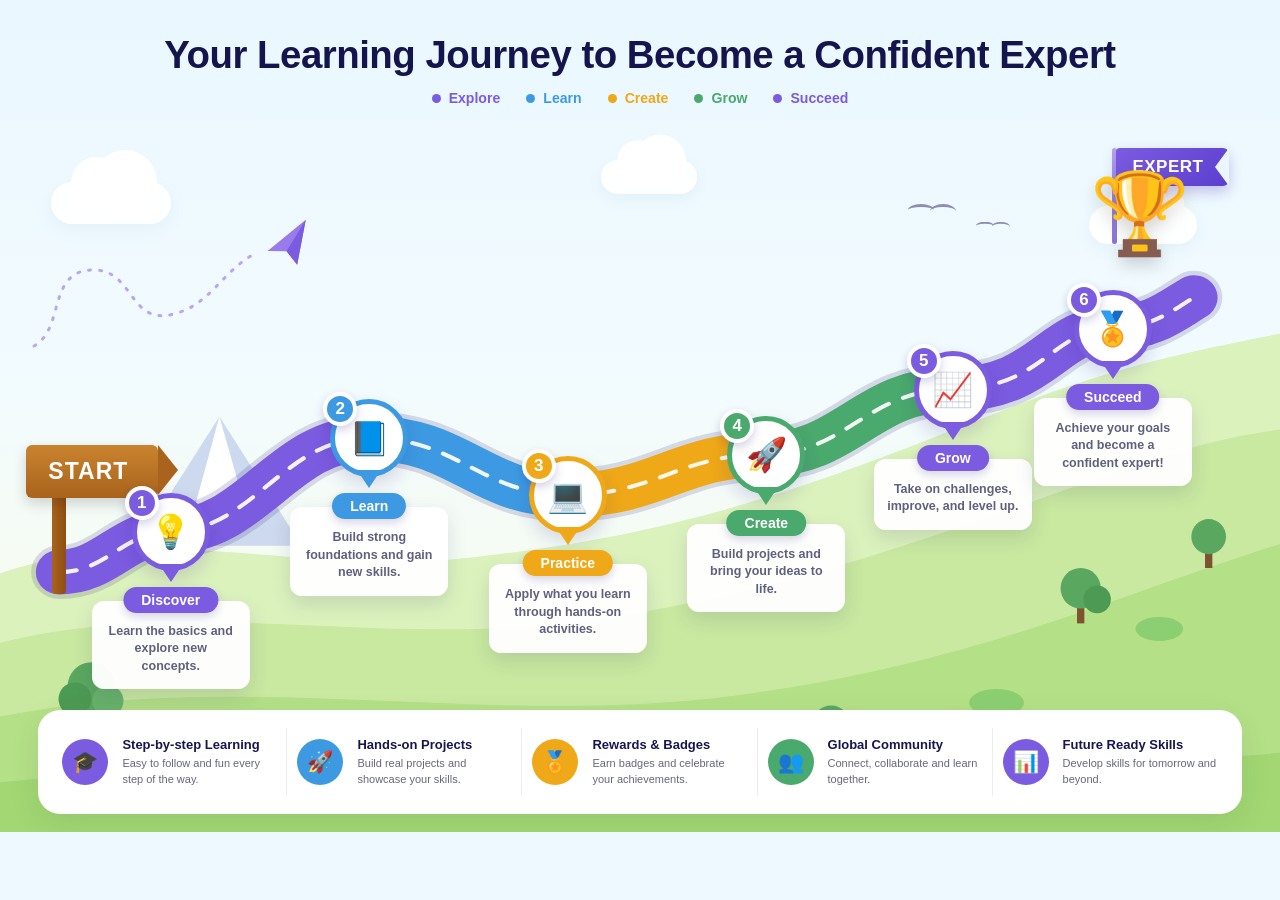
<file: v4/wireframe/tes.html>
<!DOCTYPE html>
<html lang="en">
<head>
<meta charset="UTF-8" />
<meta name="viewport" content="width=device-width, initial-scale=1.0" />

<title>Learning Journey</title>

<style>
* {
    box-sizing: border-box;
}

html,
body {
    margin: 0;
    padding: 0;
    width: 100%;
    min-height: 100%;
    font-family: 'Nunito Sans', -apple-system, BlinkMacSystemFont, 'Segoe UI', Arial, sans-serif;
}

body {
    background: #eef9ff;
    color: #171650;
    overflow-x: auto;
}

/* =========================================================
   STAGE COLOURS
========================================================= */

:root {
    --c-explore: #7b5be0;
    --c-learn:   #3d9ae2;
    --c-create:  #efa817;
    --c-grow:    #4aa96c;
    --c-succeed: #7b5be0;
}

/* =========================================================
   MAIN SECTION
========================================================= */

.journey {
    position: relative;
    width: 100%;
    min-width: 1100px;
    overflow: hidden;
    background: linear-gradient(to bottom, #eaf7ff 0%, #f2fbff 45%, #f6fcf2 70%);
}

/* =========================================================
   TITLE
========================================================= */

.title-area {
    position: relative;
    z-index: 20;
    text-align: center;
    padding: 34px 20px 0;
}

.title {
    margin: 0;
    font-size: clamp(28px, 3vw, 46px);
    line-height: 1.1;
    font-weight: 900;
    color: #15154e;
    letter-spacing: -0.5px;
}

.legend {
    display: flex;
    justify-content: center;
    align-items: center;
    flex-wrap: wrap;
    gap: 26px;
    margin-top: 14px;
    font-size: clamp(14px, 1.1vw, 19px);
    font-weight: 800;
}

.legend span {
    display: flex;
    align-items: center;
    gap: 8px;
}

.dot {
    width: 9px;
    height: 9px;
    border-radius: 50%;
    display: inline-block;
}

.explore { color: var(--c-explore); }
.explore .dot { background: var(--c-explore); }
.learn { color: var(--c-learn); }
.learn .dot { background: var(--c-learn); }
.create { color: var(--c-create); }
.create .dot { background: var(--c-create); }
.grow { color: var(--c-grow); }
.grow .dot { background: var(--c-grow); }
.succeed { color: var(--c-succeed); }
.succeed .dot { background: var(--c-succeed); }

/* =========================================================
   SCENE
========================================================= */

.scene {
    position: relative;
    width: 100%;
    height: 780px;
    margin-top: 6px;
}

/* ---- landscape (hills, trees, mountains) ---- */

.landscape {
    position: absolute;
    inset: 0;
    width: 100%;
    height: 100%;
    z-index: 1;
}

/* ---- clouds ---- */

.cloud {
    position: absolute;
    z-index: 2;
    width: 120px;
    height: 42px;
    background: rgba(255,255,255,.95);
    border-radius: 50px;
    box-shadow: 0 6px 18px rgba(90,130,150,.07);
}

.cloud::before,
.cloud::after {
    content: "";
    position: absolute;
    background: #fff;
    border-radius: 50%;
}

.cloud::before {
    width: 52px;
    height: 52px;
    left: 20px;
    top: -25px;
}

.cloud::after {
    width: 64px;
    height: 64px;
    right: 14px;
    top: -32px;
}

.cloud-1 { left: 4%;  top: 70px; }
.cloud-2 { left: 46%; top: 44px;  transform: scale(.8); }
.cloud-3 { right: 6%; top: 92px;  transform: scale(.9); }

/* ---- birds ---- */

.bird {
    position: absolute;
    z-index: 3;
    width: 26px;
    height: 12px;
    border-top: 3px solid #8f8db4;
    border-radius: 50%;
}

.bird::after {
    content: "";
    position: absolute;
    width: 26px;
    height: 12px;
    left: 22px;
    top: -3px;
    border-top: 3px solid #8f8db4;
    border-radius: 50%;
}

.bird-1 { right: 27%; top: 92px; }
.bird-2 { right: 22%; top: 108px; transform: scale(.72); }

/* ---- paper plane + dotted trail ---- */

.plane-trail {
    position: absolute;
    z-index: 3;
    left: 2%;
    top: 96px;
    width: 300px;
    height: 150px;
}

/* =========================================================
   ROAD
========================================================= */

.road-wrapper {
    position: absolute;
    z-index: 8;
    left: 3%;
    right: 3%;
    top: 70px;
    height: 560px;
}

.road-svg {
    position: absolute;
    inset: 0;
    width: 100%;
    height: 100%;
    overflow: visible;
}

.road-shadow {
    fill: none;
    stroke: rgba(46, 34, 110, .16);
    stroke-width: 74;
    stroke-linecap: round;
    stroke-linejoin: round;
}

.road-seg {
    fill: none;
    stroke-width: 62;
    stroke-linecap: round;
    stroke-linejoin: round;
}

.seg-explore { stroke: var(--c-explore); }
.seg-learn   { stroke: var(--c-learn); }
.seg-create  { stroke: var(--c-create); }
.seg-grow    { stroke: var(--c-grow); }
.seg-succeed { stroke: var(--c-succeed); }

.road-dash {
    fill: none;
    stroke: rgba(255,255,255,.92);
    stroke-width: 5;
    stroke-dasharray: 20 18;
    stroke-linecap: round;
}

/* =========================================================
   START SIGNPOST
========================================================= */

.start {
    position: absolute;
    z-index: 22;
    left: -1%;
    top: 52%;
}

.start-board {
    position: relative;
    background: linear-gradient(180deg, #c9832f, #a9631c);
    color: #fff;
    padding: 13px 30px 13px 22px;
    font-size: 23px;
    font-weight: 900;
    letter-spacing: 1px;
    border-radius: 6px;
    box-shadow: 0 6px 14px rgba(0,0,0,.16);
}

.start-board::after {
    content: "";
    position: absolute;
    right: -20px;
    top: 0;
    border-top: 25px solid transparent;
    border-bottom: 25px solid transparent;
    border-left: 20px solid #a9631c;
}

.start-post {
    width: 14px;
    height: 96px;
    margin-left: 26px;
    background: linear-gradient(90deg, #a9631c, #8d4f13);
    border-radius: 0 0 4px 4px;
}

/* =========================================================
   TROPHY + EXPERT FLAG
========================================================= */

.trophy-group {
    position: absolute;
    z-index: 30;
    right: 5%;
    top: 62px;
    text-align: center;
}

.flag {
    position: absolute;
    left: 22px;
    top: -26px;
    display: flex;
    align-items: flex-start;
}

.flag-pole {
    width: 5px;
    height: 96px;
    background: linear-gradient(180deg, #b9a7ee, #8a72d8);
    border-radius: 3px;
}

.flag-cloth {
    position: relative;
    margin-left: -1px;
    background: linear-gradient(135deg, #7b5be0, #5c3fd0);
    color: #fff;
    font-size: 17px;
    font-weight: 900;
    letter-spacing: .5px;
    padding: 9px 26px 9px 16px;
    border-radius: 4px 6px 6px 4px;
    box-shadow: 0 6px 14px rgba(77,50,180,.28);
}

.flag-cloth::after {
    content: "";
    position: absolute;
    right: 0;
    top: 0;
    border-top: 19px solid transparent;
    border-bottom: 19px solid transparent;
    border-right: 14px solid #eaf7ff;
}

.trophy {
    font-size: 96px;
    line-height: 1;
    filter: drop-shadow(0 8px 8px rgba(0,0,0,.16));
}

/* =========================================================
   MILESTONES
========================================================= */

.ms {
    position: absolute;
    z-index: 25;
    width: 176px;
    transform: translateX(-50%);
    text-align: center;
}

/* pin */

.ms-pin {
    position: relative;
    width: 92px;
    height: 92px;
    margin: 0 auto;
    background: #fff;
    border: 5px solid var(--c);
    border-radius: 50%;
    display: flex;
    align-items: center;
    justify-content: center;
    font-size: 40px;
    box-shadow: 0 8px 18px rgba(50,40,130,.16);
}

/* pointed tip that touches the road */

.ms-pin::after {
    content: "";
    position: absolute;
    left: 50%;
    bottom: -16px;
    transform: translateX(-50%);
    border-left: 12px solid transparent;
    border-right: 12px solid transparent;
    border-top: 18px solid var(--c);
}

.ms-num {
    position: absolute;
    left: -12px;
    top: -12px;
    width: 40px;
    height: 40px;
    border-radius: 50%;
    background: var(--c);
    color: #fff;
    display: flex;
    align-items: center;
    justify-content: center;
    font-size: 20px;
    font-weight: 900;
    border: 4px solid #fff;
    box-shadow: 0 4px 10px rgba(50,40,130,.22);
}

/* card */

.ms-card {
    position: relative;
    margin-top: 30px;
    padding: 22px 12px 14px;
    background: rgba(255,255,255,.97);
    border-radius: 12px;
    box-shadow: 0 8px 20px rgba(46,50,100,.14);
}

.ms-label {
    position: absolute;
    left: 50%;
    top: -14px;
    transform: translateX(-50%);
    background: var(--c);
    color: #fff;
    font-size: 14px;
    font-weight: 900;
    padding: 5px 18px;
    border-radius: 20px;
    white-space: nowrap;
    box-shadow: 0 4px 10px rgba(50,40,130,.2);
}

.ms-card p {
    margin: 0;
    font-size: 13.5px;
    line-height: 1.4;
    font-weight: 600;
    color: #5f607e;
}

/* ---- per-stage colour + position ---- */

.ms-1 { --c: var(--c-explore); left: 11.0%;  top: calc(68.8% - 46px); }
.ms-2 { --c: var(--c-learn);   left: 27.5%;  top: calc(50.8% - 46px); }
.ms-3 { --c: var(--c-create);  left: 44.0%;  top: calc(61.7% - 46px); }
.ms-4 { --c: var(--c-grow);    left: 60.5%;  top: calc(53.9% - 46px); }
.ms-5 { --c: var(--c-explore); left: 76.0%;  top: calc(41.4% - 46px); }
.ms-6 { --c: var(--c-succeed); left: 89.3%;  top: calc(29.7% - 46px); }

/* =========================================================
   BOTTOM FEATURES
========================================================= */

.features {
    position: absolute;
    z-index: 50;
    left: 3%;
    right: 3%;
    bottom: 18px;
    min-height: 104px;
    background: #fff;
    border-radius: 22px;
    box-shadow: 0 10px 30px rgba(50,70,70,.10);
    display: grid;
    grid-template-columns: repeat(5, 1fr);
    padding: 18px 14px;
}

.feature {
    display: flex;
    align-items: center;
    gap: 14px;
    padding: 0 18px;
    border-right: 1px solid #ececf3;
}

.feature:last-child {
    border-right: none;
}

.feature-icon {
    flex: 0 0 54px;
    width: 54px;
    height: 54px;
    border-radius: 50%;
    background: var(--c-explore);
    color: #fff;
    display: flex;
    justify-content: center;
    align-items: center;
    font-size: 25px;
}

.feature:nth-child(2) .feature-icon { background: var(--c-learn); }
.feature:nth-child(3) .feature-icon { background: var(--c-create); }
.feature:nth-child(4) .feature-icon { background: var(--c-grow); }
.feature:nth-child(5) .feature-icon { background: var(--c-succeed); }

.feature-text strong {
    display: block;
    font-size: 15px;
    font-weight: 900;
    color: #171650;
}

.feature-text span {
    display: block;
    margin-top: 4px;
    font-size: 12.5px;
    line-height: 1.4;
    color: #66677e;
}

/* =========================================================
   RESPONSIVE (scale down, keep the layout intact)
========================================================= */

@media (max-width: 1350px) {

    .scene { height: 720px; }
    .road-wrapper { top: 62px; height: 520px; }

    .ms { width: 158px; }

    .ms-pin {
        width: 78px;
        height: 78px;
        font-size: 33px;
        border-width: 5px;
    }

    .ms-1 { top: calc(68.8% - 39px); }
    .ms-2 { top: calc(50.8% - 39px); }
    .ms-3 { top: calc(61.7% - 39px); }
    .ms-4 { top: calc(53.9% - 39px); }
    .ms-5 { top: calc(41.4% - 39px); }
    .ms-6 { top: calc(29.7% - 39px); }

    .ms-num {
        width: 34px;
        height: 34px;
        font-size: 17px;
    }

    .ms-card p { font-size: 12.5px; }

    .road-shadow { stroke-width: 66; }
    .road-seg { stroke-width: 55; }

    .trophy { font-size: 80px; }
    .trophy-group { right: 7%; }

    .feature { padding: 0 10px; }
    .feature-icon { width: 46px; height: 46px; flex-basis: 46px; font-size: 21px; }
    .feature-text strong { font-size: 13px; }
    .feature-text span { font-size: 11px; }
}
</style>
</head>

<body>

<section class="journey">

    <!-- ================= TITLE ================= -->

    <div class="title-area">

        <h1 class="title">
            Your Learning Journey to Become a Confident Expert
        </h1>

        <div class="legend">
            <span class="explore"><i class="dot"></i> Explore</span>
            <span class="learn"><i class="dot"></i> Learn</span>
            <span class="create"><i class="dot"></i> Create</span>
            <span class="grow"><i class="dot"></i> Grow</span>
            <span class="succeed"><i class="dot"></i> Succeed</span>
        </div>

    </div>


    <!-- ================= SCENE ================= -->

    <div class="scene">

        <!-- ---------- landscape ---------- -->

        <svg class="landscape" viewBox="0 0 1400 780" preserveAspectRatio="none">

            <!-- distant mountain -->
            <path d="M 150 470 L 240 330 L 330 470 Z" fill="#cdd9ee" />
            <path d="M 213 428 L 240 330 L 268 428 L 245 415 L 228 432 Z" fill="#ffffff" />

            <!-- far hill (rises to the trophy on the right) -->
            <path d="M 0 500 C 180 440, 330 505, 520 482
                     C 760 456, 900 400, 1100 322
                     C 1230 272, 1310 258, 1400 240
                     L 1400 780 L 0 780 Z" fill="#dcf2bd" />

            <!-- mid hill -->
            <path d="M 0 575 C 210 522, 430 585, 665 548
                     C 905 510, 1065 442, 1245 382
                     C 1315 358, 1355 350, 1400 344
                     L 1400 780 L 0 780 Z" fill="#c9e9a0" />

            <!-- near hill -->
            <path d="M 0 655 C 265 602, 525 668, 805 632
                     C 1065 598, 1225 522, 1400 468
                     L 1400 780 L 0 780 Z" fill="#b4e087" />

            <!-- front meadow -->
            <path d="M 0 726 C 300 696, 700 744, 1010 718
                     C 1205 701, 1305 704, 1400 694
                     L 1400 780 L 0 780 Z" fill="#a2d773" />

            <!-- ---- trees ---- -->
            <g fill="#5aa85f">
                <!-- left cluster -->
                <rect x="96" y="636" width="9" height="30" fill="#7d5330" />
                <circle cx="100" cy="622" r="26" />
                <circle cx="82"  cy="636" r="18" fill="#4d9a54" />
                <circle cx="118" cy="638" r="17" fill="#68b46b" />

                <rect x="292" y="690" width="8" height="26" fill="#7d5330" />
                <circle cx="296" cy="678" r="22" />
                <circle cx="314" cy="690" r="15" fill="#4d9a54" />

                <!-- middle -->
                <rect x="646" y="700" width="9" height="28" fill="#7d5330" />
                <circle cx="650" cy="686" r="24" />
                <circle cx="630" cy="700" r="16" fill="#4d9a54" />

                <rect x="905" y="676" width="8" height="26" fill="#7d5330" />
                <circle cx="909" cy="664" r="21" />

                <!-- right, on the rising hill -->
                <rect x="1178" y="528" width="8" height="26" fill="#7d5330" />
                <circle cx="1182" cy="516" r="22" />
                <circle cx="1200" cy="528" r="15" fill="#4d9a54" />

                <rect x="1318" y="470" width="8" height="24" fill="#7d5330" />
                <circle cx="1322" cy="460" r="19" />
            </g>

            <!-- ---- bushes ---- -->
            <g fill="#8ccf72">
                <ellipse cx="200" cy="710" rx="34" ry="18" />
                <ellipse cx="232" cy="714" rx="24" ry="14" />
                <ellipse cx="470" cy="726" rx="30" ry="16" />
                <ellipse cx="770" cy="714" rx="34" ry="17" />
                <ellipse cx="1090" cy="640" rx="30" ry="15" />
                <ellipse cx="1268" cy="560" rx="26" ry="13" />
            </g>

        </svg>

        <!-- ---------- clouds ---------- -->

        <div class="cloud cloud-1"></div>
        <div class="cloud cloud-2"></div>
        <div class="cloud cloud-3"></div>

        <!-- ---------- birds ---------- -->

        <div class="bird bird-1"></div>
        <div class="bird bird-2"></div>

        <!-- ---------- paper plane with dotted trail ---------- -->

        <svg class="plane-trail" viewBox="0 0 300 150">
            <path d="M 8 138 C 40 120, 20 60, 70 62 C 108 64, 104 118, 148 106 C 186 96, 196 62, 232 44"
                  fill="none" stroke="#b9a7ee" stroke-width="3"
                  stroke-dasharray="2 9" stroke-linecap="round" />
            <g transform="translate(236,26) rotate(-18)">
                <path d="M 0 18 L 46 0 L 24 40 L 18 24 Z" fill="#9a7bec" />
                <path d="M 18 24 L 46 0 L 24 40 Z" fill="#7b5be0" />
            </g>
        </svg>


        <!-- ================= ROAD ================= -->

        <div class="road-wrapper">

            <svg class="road-svg" viewBox="0 0 1400 640" preserveAspectRatio="none">

                <!-- full-path soft shadow -->
                <path class="road-shadow" d="
                    M 25 490
                    C 80 490, 100 440, 154 440
                    C 250 440, 285 325, 385 325
                    C 490 325, 515 395, 616 395
                    C 720 395, 745 345, 847 345
                    C 940 345, 965 265, 1064 265
                    C 1170 265, 1180 190, 1250 190
                    C 1295 190, 1320 168, 1345 152
                " />

                <!-- colour-coded stage segments -->

                <path class="road-seg seg-explore" d="
                    M 25 490
                    C 80 490, 100 440, 154 440
                    C 250 440, 285 325, 385 325
                " />

                <path class="road-seg seg-learn" d="
                    M 385 325
                    C 490 325, 515 395, 616 395
                " />

                <path class="road-seg seg-create" d="
                    M 616 395
                    C 720 395, 745 345, 847 345
                " />

                <path class="road-seg seg-grow" d="
                    M 847 345
                    C 940 345, 965 265, 1064 265
                " />

                <path class="road-seg seg-succeed" d="
                    M 1064 265
                    C 1170 265, 1180 190, 1250 190
                    C 1295 190, 1320 168, 1345 152
                " />

                <!-- white centre dashes -->
                <path class="road-dash" d="
                    M 25 490
                    C 80 490, 100 440, 154 440
                    C 250 440, 285 325, 385 325
                    C 490 325, 515 395, 616 395
                    C 720 395, 745 345, 847 345
                    C 940 345, 965 265, 1064 265
                    C 1170 265, 1180 190, 1250 190
                    C 1295 190, 1320 168, 1345 152
                " />

            </svg>


            <!-- START signpost -->

            <div class="start">
                <div class="start-board">START</div>
                <div class="start-post"></div>
            </div>


            <!-- ================= MILESTONES ================= -->

            <div class="ms ms-1">
                <div class="ms-pin">
                    <span class="ms-num">1</span>
                    💡
                </div>
                <div class="ms-card">
                    <span class="ms-label">Discover</span>
                    <p>Learn the basics and explore new concepts.</p>
                </div>
            </div>

            <div class="ms ms-2">
                <div class="ms-pin">
                    <span class="ms-num">2</span>
                    📘
                </div>
                <div class="ms-card">
                    <span class="ms-label">Learn</span>
                    <p>Build strong foundations and gain new skills.</p>
                </div>
            </div>

            <div class="ms ms-3">
                <div class="ms-pin">
                    <span class="ms-num">3</span>
                    💻
                </div>
                <div class="ms-card">
                    <span class="ms-label">Practice</span>
                    <p>Apply what you learn through hands-on activities.</p>
                </div>
            </div>

            <div class="ms ms-4">
                <div class="ms-pin">
                    <span class="ms-num">4</span>
                    🚀
                </div>
                <div class="ms-card">
                    <span class="ms-label">Create</span>
                    <p>Build projects and bring your ideas to life.</p>
                </div>
            </div>

            <div class="ms ms-5">
                <div class="ms-pin">
                    <span class="ms-num">5</span>
                    📈
                </div>
                <div class="ms-card">
                    <span class="ms-label">Grow</span>
                    <p>Take on challenges, improve, and level up.</p>
                </div>
            </div>

            <div class="ms ms-6">
                <div class="ms-pin">
                    <span class="ms-num">6</span>
                    🏅
                </div>
                <div class="ms-card">
                    <span class="ms-label">Succeed</span>
                    <p>Achieve your goals and become a confident expert!</p>
                </div>
            </div>

        </div>


        <!-- ================= TROPHY + EXPERT FLAG ================= -->

        <div class="trophy-group">
            <div class="flag">
                <div class="flag-pole"></div>
                <div class="flag-cloth">EXPERT</div>
            </div>
            <div class="trophy">🏆</div>
        </div>


        <!-- ================= FEATURES ================= -->

        <div class="features">

            <div class="feature">
                <div class="feature-icon">🎓</div>
                <div class="feature-text">
                    <strong>Step-by-step Learning</strong>
                    <span>Easy to follow and fun every step of the way.</span>
                </div>
            </div>

            <div class="feature">
                <div class="feature-icon">🚀</div>
                <div class="feature-text">
                    <strong>Hands-on Projects</strong>
                    <span>Build real projects and showcase your skills.</span>
                </div>
            </div>

            <div class="feature">
                <div class="feature-icon">🏅</div>
                <div class="feature-text">
                    <strong>Rewards &amp; Badges</strong>
                    <span>Earn badges and celebrate your achievements.</span>
                </div>
            </div>

            <div class="feature">
                <div class="feature-icon">👥</div>
                <div class="feature-text">
                    <strong>Global Community</strong>
                    <span>Connect, collaborate and learn together.</span>
                </div>
            </div>

            <div class="feature">
                <div class="feature-icon">📊</div>
                <div class="feature-text">
                    <strong>Future Ready Skills</strong>
                    <span>Develop skills for tomorrow and beyond.</span>
                </div>
            </div>

        </div>

    </div>

</section>

</body>
</html>
</file>
<file: wireframe/styles.css>
/* ========================================
   CodestarX - Build the Future
   Complete Wireframe Stylesheet
   Font: Nunito Sans | Primary: #4D3BC2 | Accent: #FBD926
   BrightChamps + Codeyoung Hybrid Design
   ======================================== */

/* ===== CSS CUSTOM PROPERTIES ===== */
:root {
    --primary: #4D3BC2;
    --primary-dark: #3A2BA0;
    --primary-light: #EDE9FE;
    --primary-lighter: #F5F3FF;
    --accent: #FBD926;
    --accent-dark: #E5C400;
    --success: #10B981;
    --text: #1E293B;
    --text-secondary: #64748B;
    --text-light: #94A3B8;
    --bg: #FFFFFF;
    --bg-secondary: #F8FAFC;
    --bg-tertiary: #F1F5F9;
    --border: #E2E8F0;
    --border-light: #F1F5F9;
    --font: 'Nunito Sans', -apple-system, BlinkMacSystemFont, 'Segoe UI', sans-serif;
    --container: 1200px;
    --header-h: 68px;
    --radius-sm: 6px;
    --radius-md: 8px;
    --radius-lg: 12px;
    --radius-xl: 16px;
    --radius-2xl: 20px;
    --radius-full: 9999px;
    --shadow-sm: 0 1px 3px rgba(0,0,0,0.06);
    --shadow-md: 0 4px 12px rgba(0,0,0,0.08);
    --shadow-lg: 0 12px 24px rgba(0,0,0,0.1);
    --shadow-xl: 0 20px 40px rgba(0,0,0,0.12);
}

/* ===== RESET ===== */
*, *::before, *::after { margin: 0; padding: 0; box-sizing: border-box; }
html { scroll-behavior: smooth; font-size: 16px; }
body {
    font-family: var(--font);
    color: var(--text);
    background: var(--bg);
    line-height: 1.6;
    -webkit-font-smoothing: antialiased;
    overflow-x: hidden;
}
img { max-width: 100%; display: block; }
a { color: var(--primary); text-decoration: none; transition: color 0.2s; }
ul { list-style: none; }
button { font-family: var(--font); }

/* ===== LAYOUT ===== */
.container { max-width: var(--container); margin: 0 auto; padding: 0 24px; }
.section { padding: 80px 0; }
.section-header { text-align: center; max-width: 680px; margin: 0 auto 48px; }
.section-header h2 {
    font-size: 2.25rem;
    font-weight: 900;
    margin-bottom: 12px;
    line-height: 1.2;
    color: var(--text);
}
.section-header p { font-size: 1.1rem; color: var(--text-secondary); }

section[id] { scroll-margin-top: calc(var(--header-h) + 16px); }

/* ===== GRADIENT TEXT ===== */
.gradient-text {
    background: linear-gradient(135deg, var(--primary), #6C5CE7, #A78BFA);
    -webkit-background-clip: text;
    -webkit-text-fill-color: transparent;
    background-clip: text;
}

/* ===== BUTTONS ===== */
.btn {
    display: inline-flex;
    align-items: center;
    justify-content: center;
    font-family: var(--font);
    font-weight: 700;
    font-size: 0.9rem;
    padding: 10px 22px;
    border-radius: var(--radius-md);
    border: 2px solid transparent;
    cursor: pointer;
    transition: all 0.2s ease;
    text-decoration: none;
    gap: 8px;
    white-space: nowrap;
}
.btn-primary {
    background: var(--primary);
    color: #fff;
    border-color: var(--primary);
}
.btn-primary:hover {
    background: var(--primary-dark);
    border-color: var(--primary-dark);
    transform: translateY(-1px);
    box-shadow: 0 4px 12px rgba(77,59,194,0.3);
}
.btn-outline {
    background: transparent;
    color: var(--primary);
    border-color: var(--primary);
}
.btn-outline:hover { background: var(--primary); color: #fff; }
.btn-outline-header {
    background: transparent;
    color: var(--primary);
    border-color: var(--primary);
}
.btn-outline-header:hover { background: var(--primary); color: #fff; }
.btn-large { padding: 14px 32px; font-size: 1rem; border-radius: var(--radius-lg); }
.btn-small { padding: 6px 14px; font-size: 0.8rem; }
.btn-full { width: 100%; }
.btn-arrow { font-size: 1.1em; transition: transform 0.2s; }
.btn:hover .btn-arrow { transform: translateX(4px); }

/* ========== 1. ANNOUNCEMENT BAR ========== */
.announcement-bar {
    background: linear-gradient(90deg, var(--primary), #6C5CE7, var(--primary));
    color: #fff;
    padding: 8px 0;
    overflow: hidden;
    position: relative;
    font-size: 0.85rem;
    font-weight: 600;
}
.announcement-track {
    display: flex;
    white-space: nowrap;
    animation: marquee-scroll 30s linear infinite;
}
.announcement-text {
    padding: 0 48px;
    flex-shrink: 0;
}
.announcement-text::before {
    content: "\2B50";
    margin-right: 8px;
}
@keyframes marquee-scroll {
    0% { transform: translateX(0); }
    100% { transform: translateX(-50%); }
}

/* ========== 2. HEADER ========== */
.header {
    position: sticky;
    top: 0;
    z-index: 9999;
    background: rgba(255,255,255,0.95);
    border-bottom: 1px solid var(--border-light);
    height: var(--header-h);
    transition: all 0.3s ease;
}
.header.scrolled {
    backdrop-filter: blur(16px);
    -webkit-backdrop-filter: blur(16px);
    background: rgba(255,255,255,0.88);
    box-shadow: 0 2px 20px rgba(0,0,0,0.06);
}
.header-inner {
    display: flex;
    align-items: center;
    justify-content: space-between;
    height: 100%;
}
.logo {
    display: flex;
    align-items: center;
    gap: 10px;
    text-decoration: none;
    color: var(--text);
    flex-shrink: 0;
}
.logo-icon {
    display: flex;
    align-items: center;
    justify-content: center;
    flex-shrink: 0;
}
.logo-icon svg {
    height: 40px;
    width: 40px;
    transition: transform 0.3s ease;
}
.logo:hover .logo-icon svg {
    transform: translateY(-1px) scale(1.04);
}
.logo-text {
    font-size: 1.3rem;
    font-weight: 900;
    letter-spacing: 1.5px;
    color: var(--text);
}
.logo-x {
    background: linear-gradient(135deg, #7C3AED, #FBBF24);
    -webkit-background-clip: text;
    -webkit-text-fill-color: transparent;
    background-clip: text;
    font-weight: 900;
}

/* Nav */
.main-nav ul {
    display: flex;
    align-items: center;
    gap: 32px;
}
.main-nav a {
    color: var(--text-secondary);
    font-size: 0.9rem;
    font-weight: 600;
    transition: color 0.2s;
    padding: 8px 0;
    display: block;
}
.main-nav a:hover { color: var(--primary); }
.arrow { font-size: 0.6em; margin-left: 3px; }

/* Dropdown */
.has-dropdown { position: relative; }
.dropdown {
    visibility: hidden;
    opacity: 0;
    position: absolute;
    top: calc(100% + 8px);
    left: 50%;
    transform: translateX(-50%) translateY(6px);
    background: #fff;
    border: 1px solid var(--border);
    border-radius: var(--radius-lg);
    box-shadow: var(--shadow-xl);
    padding: 8px 0;
    min-width: 220px;
    flex-direction: column;
    z-index: 9999;
    transition: opacity 0.2s ease, visibility 0.2s ease, transform 0.2s ease;
    pointer-events: none;
}
.has-dropdown:hover .dropdown {
    visibility: visible;
    opacity: 1;
    transform: translateX(-50%) translateY(0);
    pointer-events: auto;
    display: flex;
}
.has-dropdown::after {
    content: '';
    position: absolute;
    top: 100%;
    left: 0;
    right: 0;
    height: 16px;
    display: none;
}
.has-dropdown:hover::after { display: block; }
.dropdown li a {
    padding: 10px 20px;
    display: block;
    white-space: nowrap;
    font-size: 0.88rem;
    color: var(--text-secondary);
}
.dropdown li a:hover { background: var(--bg-secondary); color: var(--primary); }
.dropdown-divider {
    height: 1px;
    background: var(--border);
    margin: 4px 0;
}

/* Header actions */
.header-actions { display: flex; gap: 8px; align-items: center; }

/* Mobile menu button */
.mobile-menu-btn {
    display: none;
    flex-direction: column;
    gap: 5px;
    background: none;
    border: none;
    cursor: pointer;
    padding: 8px;
    z-index: 10000;
}
.mobile-menu-btn span {
    width: 24px;
    height: 2.5px;
    background: var(--text);
    border-radius: 2px;
    transition: all 0.3s;
}
.mobile-menu-btn.active span:nth-child(1) {
    transform: rotate(45deg) translate(5px, 5px);
}
.mobile-menu-btn.active span:nth-child(2) { opacity: 0; }
.mobile-menu-btn.active span:nth-child(3) {
    transform: rotate(-45deg) translate(5px, -5px);
}

/* Mobile menu panel - slide in */
.mobile-menu {
    position: absolute;
    top: var(--header-h);
    left: 0;
    right: 0;
    background: #fff;
    border-bottom: 2px solid var(--border);
    padding: 20px 24px;
    box-shadow: var(--shadow-lg);
    z-index: 9998;
    transform: translateY(-100%);
    opacity: 0;
    visibility: hidden;
    transition: transform 0.3s ease, opacity 0.3s ease, visibility 0.3s ease;
}
.mobile-menu.open {
    transform: translateY(0);
    opacity: 1;
    visibility: visible;
}
.mobile-menu ul { display: flex; flex-direction: column; gap: 12px; }
.mobile-menu a {
    display: block;
    padding: 10px 0;
    font-size: 1rem;
    font-weight: 600;
    color: var(--text);
    border-bottom: 1px solid var(--border-light);
}

/* ========== 3. HERO (Codeyoung Style - Light Gradient) ========== */
.hero {
    background: linear-gradient(135deg, #FFFFFF 0%, #F5F3FF 40%, #EDE9FE 70%, #E8E0FF 100%);
    min-height: calc(100vh - var(--header-h));
    display: flex;
    align-items: center;
    position: relative;
    overflow: hidden;
    padding: 60px 0;
}
.hero-inner {
    display: grid;
    grid-template-columns: 1fr 1fr;
    gap: 48px;
    align-items: center;
}
.hero-left { position: relative; z-index: 2; }
.hero-heading {
    font-size: clamp(2rem, 4vw, 3.2rem);
    font-weight: 900;
    color: var(--text);
    line-height: 1.2;
    margin-bottom: 20px;
}
.hero-heading .gradient-text {
    display: inline;
}
.hero-subtitle {
    font-size: 1.15rem;
    color: var(--text-secondary);
    margin-bottom: 32px;
    line-height: 1.6;
}
.hero-cta {
    padding: 16px 36px;
    font-size: 1.05rem;
    border-radius: var(--radius-full);
}
.hero-cta:hover {
    transform: translateY(-2px);
    box-shadow: 0 8px 24px rgba(77,59,194,0.35);
}

/* Hero right - image placeholder with floating labels */
.hero-right {
    position: relative;
    display: flex;
    align-items: center;
    justify-content: center;
    min-height: 420px;
}
.hero-image-placeholder {
    width: 360px;
    height: 320px;
    background: #E8E0FF;
    border-radius: var(--radius-2xl);
    display: flex;
    align-items: center;
    justify-content: center;
    position: relative;
    box-shadow: var(--shadow-lg);
}
.hero-placeholder-text {
    font-size: 1.2rem;
    font-weight: 700;
    color: var(--primary);
    opacity: 0.7;
}

/* Floating subject labels */
.hero-label {
    position: absolute;
    padding: 8px 16px;
    border-radius: var(--radius-full);
    font-size: 0.82rem;
    font-weight: 700;
    color: #fff;
    white-space: nowrap;
    box-shadow: var(--shadow-md);
    animation: float 3s ease-in-out infinite;
    z-index: 3;
}
.hero-label-scratch {
    background: #33CCFF;
    top: 10%;
    left: -5%;
    animation-delay: 0s;
}
.hero-label-python {
    background: #FFA800;
    top: 5%;
    right: 2%;
    animation-delay: 0.5s;
}
.hero-label-webdev {
    background: #00B67A;
    top: 45%;
    left: -10%;
    animation-delay: 1s;
}
.hero-label-appdev {
    background: #7453D7;
    bottom: 10%;
    left: 0%;
    animation-delay: 1.5s;
}
.hero-label-aiml {
    background: #D4A817;
    color: #1E293B;
    bottom: 5%;
    right: 5%;
    animation-delay: 2s;
}
.hero-label-gamedev {
    background: #ED675C;
    top: 40%;
    right: -5%;
    animation-delay: 2.5s;
}
@keyframes float {
    0%, 100% { transform: translateY(0); }
    50% { transform: translateY(-8px); }
}

/* ========== 4. ACHIEVEMENT INFO BAR ========== */
.info-bar {
    background: var(--bg-secondary);
    padding: 20px 0;
    border-bottom: 1px solid var(--border-light);
}
.info-pills {
    display: flex;
    align-items: center;
    justify-content: center;
    gap: 32px;
    flex-wrap: wrap;
}
.info-pill {
    display: flex;
    align-items: center;
    gap: 8px;
    font-size: 0.92rem;
    font-weight: 600;
    color: var(--text-secondary);
    padding: 8px 20px;
    background: #fff;
    border-radius: var(--radius-full);
    border: 1px solid var(--border);
}

/* ========== 5. STUDENT COUNT BAR ========== */
.student-count-bar {
    padding: 48px 0;
    background: var(--bg);
}
.student-count-divider {
    height: 1px;
    background: var(--border);
    width: 100%;
}
.student-count-inner {
    display: flex;
    align-items: center;
    justify-content: center;
    gap: 20px;
    padding: 32px 0;
    flex-wrap: wrap;
}
.student-count-number {
    font-size: 3.5rem;
    font-weight: 900;
    background: linear-gradient(135deg, var(--primary), #6C5CE7);
    -webkit-background-clip: text;
    -webkit-text-fill-color: transparent;
    background-clip: text;
    line-height: 1;
}
.student-count-text {
    font-size: 1.15rem;
    color: var(--text-secondary);
    max-width: 300px;
}

/* ========== 6. SKILLS FOR THE FUTURE ========== */
.skills { background: var(--bg); }
.skills-grid {
    display: grid;
    grid-template-columns: repeat(4, 1fr);
    gap: 20px;
}
.skill-card {
    border-radius: var(--radius-xl);
    padding: 28px 20px;
    text-align: center;
    cursor: pointer;
    transition: all 0.25s ease;
    color: #fff;
    position: relative;
    overflow: hidden;
}
.skill-card::after {
    content: '';
    position: absolute;
    inset: 0;
    background: rgba(0,0,0,0);
    transition: background 0.25s;
    border-radius: var(--radius-xl);
}
.skill-card:hover::after { background: rgba(0,0,0,0.08); }
.skill-card:hover {
    transform: translateY(-6px);
    box-shadow: var(--shadow-lg);
}
.skill-emoji {
    font-size: 2.5rem;
    display: block;
    margin-bottom: 12px;
    position: relative;
    z-index: 1;
}
.skill-card h3 {
    font-size: 1.1rem;
    font-weight: 800;
    margin-bottom: 4px;
    position: relative;
    z-index: 1;
}
.skill-card p {
    font-size: 0.8rem;
    opacity: 0.9;
    position: relative;
    z-index: 1;
}
.skill-card-cta {
    color: var(--text) !important;
    border: 2px dashed rgba(0,0,0,0.2);
}

/* ========== 7. PROVEN ADVANTAGE ========== */
.proven-advantage { background: var(--bg-secondary); }
.proven-inner {
    display: grid;
    grid-template-columns: 1fr 1.2fr;
    gap: 48px;
    align-items: center;
    margin-bottom: 48px;
}
.proven-chart-box {
    background: linear-gradient(135deg, #F5F3FF, #EDE9FE);
    border-radius: var(--radius-2xl);
    padding: 40px 32px 24px;
    display: flex;
    align-items: flex-end;
    justify-content: center;
    gap: 32px;
    min-height: 320px;
    position: relative;
}
.chart-bar {
    display: flex;
    flex-direction: column;
    align-items: center;
    gap: 8px;
    width: 64px;
    height: 220px;
    justify-content: flex-end;
}
.chart-fill {
    width: 100%;
    border-radius: var(--radius-md) var(--radius-md) 0 0;
    transition: height 0.6s ease;
}
.chart-bar-1 .chart-fill { background: #CBD5E1; }
.chart-bar-2 .chart-fill { background: #93C5FD; }
.chart-bar-3 .chart-fill { background: var(--primary); }
.chart-label {
    font-size: 0.72rem;
    font-weight: 600;
    color: var(--text-secondary);
    text-align: center;
}
.chart-title {
    position: absolute;
    top: 16px;
    left: 24px;
    font-size: 0.82rem;
    font-weight: 700;
    color: var(--text-secondary);
}

.proven-content h3 {
    font-size: 1.5rem;
    font-weight: 800;
    margin-bottom: 16px;
    color: var(--text);
}
.proven-content p {
    font-size: 0.95rem;
    color: var(--text-secondary);
    line-height: 1.7;
    margin-bottom: 12px;
}

.advantage-cards {
    display: grid;
    grid-template-columns: repeat(3, 1fr);
    gap: 24px;
}
.advantage-card {
    background: #fff;
    border-radius: var(--radius-xl);
    padding: 28px 24px;
    text-align: center;
    border: 1px solid var(--border);
    transition: transform 0.2s, box-shadow 0.2s;
}
.advantage-card:hover {
    transform: translateY(-4px);
    box-shadow: var(--shadow-md);
}
.advantage-icon {
    width: 56px;
    height: 56px;
    border-radius: var(--radius-lg);
    display: flex;
    align-items: center;
    justify-content: center;
    font-size: 1.5rem;
    margin: 0 auto 16px;
}
.advantage-card h4 {
    font-size: 1rem;
    font-weight: 700;
    margin-bottom: 6px;
}
.advantage-card p {
    font-size: 0.85rem;
    color: var(--text-secondary);
    line-height: 1.5;
}

/* ========== 8. GETTING STARTED ========== */
.getting-started { background: var(--bg); }
.steps-grid {
    display: grid;
    grid-template-columns: repeat(3, 1fr);
    gap: 28px;
}
.step-card {
    background: #fff;
    border: 1px solid var(--border);
    border-radius: var(--radius-xl);
    padding: 32px 24px;
    text-align: center;
    position: relative;
    transition: transform 0.2s, box-shadow 0.2s;
}
.step-card:hover {
    transform: translateY(-4px);
    box-shadow: var(--shadow-md);
}
.step-number {
    position: absolute;
    top: -16px;
    left: 50%;
    transform: translateX(-50%);
    width: 36px;
    height: 36px;
    background: var(--primary);
    color: #fff;
    border-radius: 50%;
    display: flex;
    align-items: center;
    justify-content: center;
    font-size: 1rem;
    font-weight: 800;
    box-shadow: 0 4px 12px rgba(77,59,194,0.3);
}
.step-icon-box {
    width: 72px;
    height: 72px;
    border-radius: var(--radius-xl);
    display: flex;
    align-items: center;
    justify-content: center;
    font-size: 2rem;
    margin: 16px auto 20px;
}
.step-card h4 {
    font-size: 1.05rem;
    font-weight: 700;
    margin-bottom: 8px;
}
.step-card p {
    font-size: 0.88rem;
    color: var(--text-secondary);
    line-height: 1.5;
}

/* ========== 9. COURSE CARDS ========== */
.courses { background: var(--bg-secondary); }

.price-pill {
    display: inline-block;
    background: #FFF8E1;
    color: var(--text);
    padding: 8px 24px;
    border-radius: var(--radius-full);
    font-size: 0.9rem;
    font-weight: 600;
    margin-top: 16px;
    border: 1px solid #FFE082;
}
.price-pill strong {
    color: var(--primary);
}

.grade-filters {
    display: flex;
    gap: 8px;
    justify-content: center;
    margin-bottom: 32px;
    flex-wrap: wrap;
}
.grade-btn {
    padding: 10px 28px;
    border: 2px solid var(--border);
    border-radius: var(--radius-full);
    background: #fff;
    font-size: 0.9rem;
    font-weight: 700;
    cursor: pointer;
    transition: all 0.2s;
}
.grade-btn.active,
.grade-btn:hover {
    background: var(--primary);
    color: #fff;
    border-color: var(--primary);
}

.course-scroll {
    display: flex;
    gap: 20px;
    overflow-x: auto;
    padding-bottom: 16px;
    scroll-snap-type: x mandatory;
    -webkit-overflow-scrolling: touch;
}
.course-scroll::-webkit-scrollbar { height: 6px; }
.course-scroll::-webkit-scrollbar-track { background: var(--bg-secondary); border-radius: 3px; }
.course-scroll::-webkit-scrollbar-thumb { background: var(--border); border-radius: 3px; }

.course-card {
    min-width: 290px;
    max-width: 310px;
    flex-shrink: 0;
    background: #fff;
    border: 1px solid var(--border);
    border-radius: var(--radius-xl);
    overflow: hidden;
    transition: box-shadow 0.2s, transform 0.2s;
    scroll-snap-align: start;
}
.course-card:hover {
    box-shadow: var(--shadow-lg);
    transform: translateY(-4px);
}
.course-img {
    height: 150px;
    display: flex;
    align-items: center;
    justify-content: center;
    position: relative;
}
.course-emoji { font-size: 3rem; }
.course-badge {
    position: absolute;
    top: 12px;
    left: 12px;
    padding: 4px 12px;
    border-radius: var(--radius-full);
    font-size: 0.72rem;
    font-weight: 800;
    text-transform: uppercase;
    letter-spacing: 0.5px;
}
.badge-popular {
    background: var(--accent);
    color: var(--text);
}
.badge-new {
    background: #10B981;
    color: #fff;
}

.course-body { padding: 18px 20px; }
.course-body h4 { font-size: 1.05rem; font-weight: 700; margin-bottom: 6px; }
.course-desc {
    font-size: 0.82rem;
    color: var(--text-secondary);
    line-height: 1.5;
    margin-bottom: 10px;
}
.course-tags {
    display: flex;
    gap: 6px;
    margin-bottom: 10px;
}
.tag {
    padding: 3px 10px;
    background: var(--bg-tertiary);
    border-radius: var(--radius-full);
    font-size: 0.72rem;
    font-weight: 600;
    color: var(--text-secondary);
}
.course-meta {
    display: flex;
    gap: 12px;
    font-size: 0.78rem;
    color: var(--text-secondary);
    margin-bottom: 10px;
}
.rating { color: #F59E0B; font-weight: 700; }
.course-pricing {
    display: flex;
    align-items: baseline;
    gap: 8px;
    margin-bottom: 14px;
}
.price { font-size: 1.15rem; font-weight: 800; color: var(--text); }
.price small { font-size: 0.82rem; font-weight: 500; color: var(--text-secondary); }
.price-old { font-size: 0.85rem; color: var(--text-light); text-decoration: line-through; }

/* ========== 10. WHAT SETS US APART ========== */
.why-choose { background: var(--bg); }
.features-grid {
    display: grid;
    grid-template-columns: repeat(3, 1fr);
    gap: 24px;
}
.feature-card {
    background: #fff;
    border: 1px solid var(--border);
    border-radius: var(--radius-xl);
    padding: 28px 24px;
    transition: transform 0.2s, box-shadow 0.2s;
}
.feature-card:hover {
    transform: translateY(-4px);
    box-shadow: var(--shadow-md);
}
.feature-icon {
    width: 56px;
    height: 56px;
    border-radius: var(--radius-lg);
    display: flex;
    align-items: center;
    justify-content: center;
    font-size: 1.5rem;
    margin-bottom: 16px;
}
.feature-card h4 {
    font-size: 1rem;
    font-weight: 700;
    margin-bottom: 8px;
}
.feature-card p {
    font-size: 0.88rem;
    color: var(--text-secondary);
    line-height: 1.6;
}

/* ========== 11. TESTIMONIALS ========== */
.testimonials { background: var(--bg-secondary); }
.testimonial-grid {
    display: grid;
    grid-template-columns: repeat(3, 1fr);
    gap: 24px;
}
.testimonial-card {
    background: #fff;
    border-radius: var(--radius-xl);
    padding: 28px;
    box-shadow: var(--shadow-sm);
    border: 1px solid var(--border);
    transition: box-shadow 0.2s, transform 0.2s;
}
.testimonial-card:hover {
    box-shadow: var(--shadow-md);
    transform: translateY(-3px);
}
.testimonial-top {
    display: flex;
    align-items: center;
    gap: 10px;
    margin-bottom: 16px;
}
.google-badge {
    width: 28px;
    height: 28px;
    background: #4285F4;
    border-radius: var(--radius-sm);
    display: flex;
    align-items: center;
    justify-content: center;
    color: #fff;
    font-weight: 900;
    font-size: 0.85rem;
}
.testimonial-stars {
    color: #F59E0B;
    font-size: 1rem;
    letter-spacing: 2px;
    flex: 1;
}
.country-flag { font-size: 1.2rem; }
.testimonial-quote {
    font-size: 0.92rem;
    color: var(--text-secondary);
    font-style: italic;
    line-height: 1.7;
    margin-bottom: 20px;
}
.testimonial-author {
    display: flex;
    align-items: center;
    gap: 12px;
}
.author-avatar {
    width: 42px;
    height: 42px;
    border-radius: 50%;
    display: flex;
    align-items: center;
    justify-content: center;
    font-weight: 800;
    color: #fff;
    font-size: 1rem;
    flex-shrink: 0;
}
.testimonial-author strong { display: block; font-size: 0.88rem; }
.testimonial-author span { font-size: 0.78rem; color: var(--text-secondary); }

/* ========== CHECKOUT CTA STRIP ========== */
.checkout-strip {
    background: linear-gradient(135deg, var(--primary), #6C5CE7);
    padding: 32px 0;
}
.checkout-strip-inner {
    display: flex;
    align-items: center;
    justify-content: center;
    gap: 32px;
    flex-wrap: wrap;
    text-align: center;
}
.checkout-strip-text {
    color: #fff;
    font-size: 1.15rem;
    font-weight: 700;
}
.btn-accent {
    background: var(--accent);
    color: var(--text);
    border-color: var(--accent);
    font-weight: 800;
}
.btn-accent:hover {
    background: var(--accent-dark);
    border-color: var(--accent-dark);
    transform: translateY(-1px);
}

/* ========== PRICING PLANS ========== */
.pricing { background: var(--bg-secondary); }
.pricing-grid {
    display: grid;
    grid-template-columns: repeat(3, 1fr);
    gap: 24px;
    align-items: stretch;
}
.pricing-card {
    background: #fff;
    border: 2px solid var(--border);
    border-radius: var(--radius-2xl);
    padding: 32px 28px;
    position: relative;
    transition: box-shadow 0.2s, transform 0.2s;
    display: flex;
    flex-direction: column;
    min-height: 100%;
}
.pricing-card:hover {
    box-shadow: var(--shadow-lg);
    transform: translateY(-2px);
}
.pricing-featured {
    border-color: var(--primary);
    border-width: 3px;
    box-shadow: 0 8px 32px rgba(77,59,194,0.18);
}
.pricing-featured:hover { transform: translateY(-2px); box-shadow: 0 12px 40px rgba(77,59,194,0.25); }
.pricing-badge {
    position: absolute;
    top: -13px;
    left: 50%;
    transform: translateX(-50%);
    background: var(--primary);
    color: #fff;
    font-size: 0.75rem;
    font-weight: 700;
    padding: 4px 18px;
    border-radius: var(--radius-full);
}
.pricing-header-card {
    text-align: center;
    padding-bottom: 20px;
    border-bottom: 1px solid var(--border);
    margin-bottom: 20px;
}
.pricing-header-card h3 { font-size: 1.2rem; margin-bottom: 8px; }
.pricing-price {
    font-size: 2.5rem;
    font-weight: 900;
    color: var(--primary);
}
.pricing-price span { font-size: 1rem; font-weight: 500; color: var(--text-secondary); }
.pricing-header-card p { font-size: 0.85rem; color: var(--text-secondary); margin-top: 6px; }
.pricing-card .pricing-features {
    margin-bottom: 0;
    flex: 1 1 auto;
    padding-bottom: 24px;
}
.pricing-features li {
    padding: 6px 0;
    font-size: 0.9rem;
    color: var(--text-secondary);
}
.pricing-card > .btn {
    margin-top: auto;
    flex-shrink: 0;
}
/* Pricing flow steps */
.pricing-flow {
    display: flex;
    align-items: center;
    justify-content: center;
    gap: 16px;
    margin-bottom: 40px;
    flex-wrap: wrap;
}
.pricing-flow-step {
    display: flex;
    align-items: center;
    gap: 10px;
    background: #fff;
    border: 1px solid var(--border);
    border-radius: var(--radius-full);
    padding: 8px 20px;
    font-size: 0.88rem;
    font-weight: 600;
    color: var(--text-secondary);
}
.pricing-flow-num {
    width: 24px;
    height: 24px;
    background: var(--primary);
    color: #fff;
    border-radius: 50%;
    display: flex;
    align-items: center;
    justify-content: center;
    font-size: 0.75rem;
    font-weight: 800;
    flex-shrink: 0;
}
.pricing-flow-arrow {
    color: var(--primary);
    font-size: 1.2rem;
    font-weight: 700;
}
.pricing-note {
    text-align: center;
    margin-top: 28px;
    font-size: 0.88rem;
    color: var(--text-secondary);
}

/* ========== PARENT VISIBILITY ========== */
.parent-section { background: var(--bg); }
.parent-grid {
    display: grid;
    grid-template-columns: repeat(4, 1fr);
    gap: 20px;
}
.parent-card {
    background: var(--bg-secondary);
    border: 1px solid var(--border);
    border-radius: var(--radius-xl);
    padding: 28px 22px;
    text-align: center;
    transition: transform 0.2s, box-shadow 0.2s;
}
.parent-card:hover {
    transform: translateY(-4px);
    box-shadow: var(--shadow-md);
}
.parent-icon {
    width: 56px;
    height: 56px;
    border-radius: var(--radius-lg);
    display: flex;
    align-items: center;
    justify-content: center;
    font-size: 1.5rem;
    margin: 0 auto 16px;
}
.parent-card h4 {
    font-size: 0.95rem;
    font-weight: 700;
    margin-bottom: 8px;
}
.parent-card p {
    font-size: 0.83rem;
    color: var(--text-secondary);
    line-height: 1.5;
}

/* ========== AWARDS & ACCREDITATIONS ========== */
.awards {
    background: var(--bg-secondary);
    overflow: hidden;
}
.awards-marquee-wrapper {
    overflow: hidden;
    position: relative;
    padding: 8px 0;
}
.awards-marquee-wrapper::before,
.awards-marquee-wrapper::after {
    content: '';
    position: absolute;
    top: 0;
    bottom: 0;
    width: 80px;
    z-index: 2;
    pointer-events: none;
}
.awards-marquee-wrapper::before {
    left: 0;
    background: linear-gradient(90deg, var(--bg-secondary), transparent);
}
.awards-marquee-wrapper::after {
    right: 0;
    background: linear-gradient(270deg, var(--bg-secondary), transparent);
}
.awards-marquee-track {
    display: flex;
    gap: 20px;
    white-space: nowrap;
    animation: awards-scroll 35s linear infinite;
    width: max-content;
}
.awards-marquee-track:hover {
    animation-play-state: paused;
}
@keyframes awards-scroll {
    0% { transform: translateX(0); }
    100% { transform: translateX(-50%); }
}
.award-pill {
    display: inline-flex;
    align-items: center;
    gap: 10px;
    padding: 14px 28px;
    border-radius: var(--radius-full);
    font-size: 0.95rem;
    font-weight: 700;
    color: var(--text);
    flex-shrink: 0;
    border: 1px solid rgba(0,0,0,0.06);
    transition: transform 0.2s, box-shadow 0.2s;
    cursor: default;
}
.award-pill:hover {
    transform: translateY(-2px);
    box-shadow: 0 4px 16px rgba(124, 58, 237, 0.1);
}
.award-pill span {
    font-size: 1.3rem;
}

/* ========== CURRICULUM PATH ========== */
.curriculum-path { background: var(--bg-secondary); }
.path-timeline {
    display: flex;
    align-items: stretch;
    justify-content: center;
    max-width: 960px;
    margin: 0 auto;
    gap: 0;
    position: relative;
}
/* Horizontal line connecting all dots */
.path-timeline::before {
    content: '';
    position: absolute;
    top: 10px;
    left: calc(16.66% + 11px);
    right: calc(16.66% + 11px);
    height: 3px;
    background: linear-gradient(90deg, #33CCFF, #FFA800, #7453D7);
    border-radius: 2px;
    z-index: 0;
}
.path-item {
    flex: 1;
    text-align: center;
    position: relative;
    padding: 0 12px;
    display: flex;
    flex-direction: column;
}
.path-dot {
    width: 22px;
    height: 22px;
    border-radius: 50%;
    margin: 0 auto 20px;
    border: 3px solid #fff;
    box-shadow: 0 0 0 3px var(--border);
    position: relative;
    z-index: 1;
}
.path-content {
    background: #fff;
    border: 1px solid var(--border);
    border-radius: var(--radius-xl);
    padding: 28px 22px;
    transition: transform 0.2s, box-shadow 0.2s;
    flex: 1;
    display: flex;
    flex-direction: column;
    align-items: center;
}
.path-content:hover {
    transform: translateY(-3px);
    box-shadow: var(--shadow-md);
}
.path-grade {
    display: inline-block;
    background: var(--primary-light);
    color: var(--primary);
    font-size: 0.75rem;
    font-weight: 700;
    padding: 4px 14px;
    border-radius: var(--radius-full);
    margin-bottom: 12px;
}
.path-content h4 {
    font-size: 1.1rem;
    font-weight: 800;
    margin-bottom: 10px;
}
.path-content p {
    font-size: 0.85rem;
    color: var(--text-secondary);
    line-height: 1.5;
    margin-bottom: 14px;
    flex: 1;
}
.path-tags {
    display: flex;
    gap: 6px;
    flex-wrap: wrap;
    justify-content: center;
    margin-top: auto;
}
.path-tags span {
    font-size: 0.72rem;
    font-weight: 600;
    padding: 4px 12px;
    border-radius: var(--radius-full);
}
.path-connector {
    display: none; /* replaced by ::before line */
}

/* ========== 12. TEACHER/MENTOR SECTION ========== */
.mentors { background: var(--bg); }
.mentors-inner {
    display: flex;
    flex-direction: column;
    gap: 40px;
}
.mentors-top {
    display: grid;
    grid-template-columns: 1fr 1fr;
    gap: 48px;
    align-items: center;
}
.mentors-desc {
    font-size: 1.05rem;
    color: var(--text-secondary);
    line-height: 1.7;
    margin-bottom: 28px;
}
.mentor-quality-points {
    display: flex;
    flex-direction: column;
    gap: 24px;
}
.quality-point {
    display: flex;
    gap: 16px;
    align-items: flex-start;
}
.quality-icon {
    width: 48px;
    height: 48px;
    min-width: 48px;
    border-radius: var(--radius-lg);
    display: flex;
    align-items: center;
    justify-content: center;
    font-size: 1.3rem;
}
.quality-point h4 {
    font-size: 1rem;
    font-weight: 700;
    margin-bottom: 4px;
}
.quality-point p {
    font-size: 0.9rem;
    color: var(--text-secondary);
    line-height: 1.5;
}
.mentors-right-preview {
    background: var(--primary-light);
    border-radius: var(--radius-2xl);
    height: 320px;
    display: flex;
    align-items: center;
    justify-content: center;
    font-size: 4rem;
    color: var(--primary);
}

.mentor-cards-scroll {
    display: flex;
    gap: 20px;
    overflow-x: auto;
    padding-bottom: 12px;
    -webkit-overflow-scrolling: touch;
}
.mentor-cards-scroll::-webkit-scrollbar { height: 5px; }
.mentor-cards-scroll::-webkit-scrollbar-track { background: var(--bg-secondary); border-radius: 3px; }
.mentor-cards-scroll::-webkit-scrollbar-thumb { background: var(--border); border-radius: 3px; }

.mentor-card {
    min-width: 260px;
    max-width: 280px;
    flex-shrink: 0;
    background: #fff;
    border: 1px solid var(--border);
    border-radius: var(--radius-xl);
    padding: 28px 22px;
    text-align: center;
    transition: transform 0.2s, box-shadow 0.2s;
}
.mentor-card:hover {
    transform: translateY(-3px);
    box-shadow: var(--shadow-md);
}
.mentor-avatar {
    width: 72px;
    height: 72px;
    border-radius: 50%;
    display: flex;
    align-items: center;
    justify-content: center;
    font-size: 2rem;
    margin: 0 auto 14px;
}
.mentor-quote {
    font-size: 0.82rem;
    color: var(--text-secondary);
    font-style: italic;
    line-height: 1.6;
    margin-bottom: 14px;
}
.mentor-card h4 {
    font-size: 0.95rem;
    font-weight: 700;
    margin-bottom: 4px;
}
.mentor-degree {
    display: block;
    font-size: 0.78rem;
    color: var(--primary);
    font-weight: 600;
    margin-bottom: 2px;
}
.mentor-hours {
    display: block;
    font-size: 0.75rem;
    color: var(--text-light);
}

/* ========== 13. BOOKING FORM ========== */
.booking {
    background: linear-gradient(135deg, var(--primary), #2d1b8a);
    color: #fff;
}
.booking-inner { max-width: 760px; margin: 0 auto; }
.booking-form-wrap h2 {
    font-size: 2rem;
    font-weight: 900;
    margin-bottom: 8px;
    text-align: center;
}
.booking-form-wrap > p {
    color: rgba(255,255,255,0.75);
    margin-bottom: 32px;
    text-align: center;
}
.form-row {
    display: grid;
    grid-template-columns: 1fr 1fr;
    gap: 16px;
    margin-bottom: 16px;
}
.form-group { margin-bottom: 0; }
.form-group label {
    display: block;
    font-size: 0.85rem;
    font-weight: 600;
    margin-bottom: 6px;
}
.form-group input,
.form-group select {
    width: 100%;
    padding: 12px 14px;
    border: 1px solid rgba(255,255,255,0.25);
    border-radius: var(--radius-md);
    background: rgba(255,255,255,0.12);
    color: #fff;
    font-family: var(--font);
    font-size: 0.9rem;
    transition: border-color 0.2s, background 0.2s;
}
.form-group input::placeholder { color: rgba(255,255,255,0.4); }
.form-group input:focus,
.form-group select:focus {
    outline: none;
    border-color: var(--accent);
    background: rgba(255,255,255,0.18);
}
.form-group select option { color: var(--text); background: #fff; }

.radio-group { display: flex; gap: 24px; padding-top: 8px; }
.radio-option {
    display: flex;
    align-items: center;
    gap: 6px;
    font-size: 0.9rem;
    cursor: pointer;
}

.booking .btn-primary {
    background: var(--accent);
    border-color: var(--accent);
    color: var(--text);
    font-size: 1.05rem;
    margin-top: 20px;
    font-weight: 800;
}
.booking .btn-primary:hover {
    background: var(--accent-dark);
    border-color: var(--accent-dark);
    box-shadow: 0 4px 16px rgba(251,217,38,0.3);
}

.form-disclaimer {
    font-size: 0.78rem;
    color: rgba(255,255,255,0.5);
    margin-top: 14px;
    text-align: center;
}
.form-disclaimer a { color: rgba(255,255,255,0.7); text-decoration: underline; }

/* ========== 14. FAQ ========== */
.faq { background: var(--bg-secondary); }
.faq-tabs {
    display: flex;
    gap: 8px;
    justify-content: center;
    margin-bottom: 32px;
    flex-wrap: wrap;
}
.faq-tab {
    padding: 10px 24px;
    border: 2px solid var(--border);
    border-radius: var(--radius-full);
    background: #fff;
    font-size: 0.9rem;
    font-weight: 700;
    cursor: pointer;
    transition: all 0.2s;
}
.faq-tab.active,
.faq-tab:hover {
    background: var(--primary);
    color: #fff;
    border-color: var(--primary);
}
.faq-list { max-width: 740px; margin: 0 auto; }
.faq-item {
    background: #fff;
    border: 1px solid var(--border);
    border-radius: var(--radius-xl);
    margin-bottom: 10px;
    overflow: hidden;
}
.faq-question {
    display: flex;
    justify-content: space-between;
    align-items: center;
    padding: 20px 24px;
    cursor: pointer;
    transition: background 0.2s;
}
.faq-question:hover { background: var(--bg-tertiary); }
.faq-question h4 { font-size: 0.95rem; font-weight: 700; flex: 1; }
.faq-toggle {
    font-size: 1.4rem;
    color: var(--primary);
    font-weight: 700;
    line-height: 1;
    width: 28px;
    height: 28px;
    display: flex;
    align-items: center;
    justify-content: center;
    flex-shrink: 0;
    background: var(--primary-light);
    border-radius: 50%;
}
.faq-answer {
    padding: 0 24px 20px;
    display: none;
}
.faq-answer p {
    font-size: 0.9rem;
    color: var(--text-secondary);
    line-height: 1.7;
}

/* ========== 15. FOOTER ========== */
.footer {
    background: #0f172a;
    color: #fff;
    padding: 48px 0 24px;
}

/* Footer Logo */
.footer-logo-row {
    text-align: center;
    margin-bottom: 28px;
    padding-bottom: 24px;
    border-bottom: 1px solid rgba(255,255,255,0.1);
}
.footer-logo-link {
    display: inline-flex;
    align-items: center;
    gap: 10px;
    text-decoration: none;
    margin-bottom: 12px;
}
.footer .logo-text {
    color: #fff;
}
.footer .logo-x {
    background: linear-gradient(135deg, #A78BFA, #FBBF24);
    -webkit-background-clip: text;
    -webkit-text-fill-color: transparent;
    background-clip: text;
}
.footer-tagline {
    font-size: 0.9rem;
    color: rgba(255,255,255,0.6);
    max-width: 480px;
    margin: 0 auto;
    line-height: 1.6;
}

.footer-social-row {
    display: flex;
    justify-content: center;
    gap: 16px;
    margin-bottom: 16px;
}
.footer-social-row a {
    padding: 8px 18px;
    background: rgba(255,255,255,0.08);
    border-radius: var(--radius-md);
    color: var(--text-light);
    font-size: 0.82rem;
    font-weight: 700;
    transition: background 0.2s;
    display: flex;
    align-items: center;
    gap: 6px;
}
.footer-social-row a:hover { background: rgba(255,255,255,0.16); color: #fff; }

.footer-contact-row {
    display: flex;
    justify-content: center;
    gap: 32px;
    margin-bottom: 40px;
    font-size: 0.88rem;
    color: var(--text-light);
    flex-wrap: wrap;
}

.footer-grid {
    display: grid;
    grid-template-columns: repeat(4, 1fr);
    gap: 32px;
    margin-bottom: 40px;
}
.footer-col h4 {
    font-size: 0.9rem;
    font-weight: 700;
    margin-bottom: 16px;
    color: #fff;
}
.footer-col ul li { margin-bottom: 8px; }
.footer-col ul a {
    font-size: 0.85rem;
    color: var(--text-light);
    transition: color 0.2s;
}
.footer-col ul a:hover { color: #fff; }

.footer-bottom {
    display: flex;
    justify-content: center;
    align-items: center;
    padding-top: 24px;
    border-top: 1px solid rgba(255,255,255,0.08);
}
.footer-bottom p { font-size: 0.78rem; color: var(--text-light); }

/* ========== 16. MOBILE STICKY CTA ========== */
.mobile-sticky-cta {
    display: none;
    position: fixed;
    bottom: 0;
    left: 0;
    right: 0;
    padding: 12px 16px;
    background: #fff;
    box-shadow: 0 -4px 16px rgba(0,0,0,0.1);
    z-index: 9998;
}
.mobile-sticky-cta .btn { font-size: 1rem; padding: 14px; border-radius: var(--radius-lg); }

/* ========================================
   RESPONSIVE BREAKPOINTS
   ======================================== */

/* Tablet - 1024px */
@media (max-width: 1024px) {
    .hero-inner { grid-template-columns: 1fr; text-align: center; }
    .hero-left { text-align: center; }
    .hero-right { min-height: 340px; }
    .hero-image-placeholder { width: 300px; height: 260px; }

    .skills-grid { grid-template-columns: repeat(4, 1fr); }

    .proven-inner { grid-template-columns: 1fr; }
    .proven-chart-box { min-height: 260px; }

    .features-grid { grid-template-columns: repeat(2, 1fr); }
    .testimonial-grid { grid-template-columns: repeat(2, 1fr); }
    .testimonial-grid .testimonial-card:last-child { display: none; }

    .mentors-top { grid-template-columns: 1fr; }
    .mentors-right-preview { height: 220px; }

    .pricing-grid { grid-template-columns: 1fr; max-width: 400px; margin: 0 auto; }
    .pricing-featured:hover { transform: translateY(-2px); }
    .parent-grid { grid-template-columns: repeat(2, 1fr); }
    .path-timeline { flex-direction: column; align-items: center; gap: 16px; }
    .path-timeline::before { display: none; }
    .path-connector { display: none; }
    .path-item { max-width: 360px; width: 100%; }
    .path-dot { margin-bottom: 12px; }
    .award-pill { padding: 10px 20px; font-size: 0.85rem; }

    .footer-grid { grid-template-columns: repeat(2, 1fr); }
}

/* Mobile - 768px */
@media (max-width: 768px) {
    .section { padding: 56px 0; }
    .section-header { margin-bottom: 32px; }
    .section-header h2 { font-size: 1.75rem; }
    .container { padding: 0 16px; }

    /* Header */
    .main-nav { display: none; }
    .header-actions { display: none; }
    .mobile-menu-btn { display: flex; }

    /* Hero */
    .hero { padding: 40px 0; min-height: auto; }
    .hero-heading { font-size: 1.8rem; }
    .hero-right { min-height: 280px; }
    .hero-image-placeholder { width: 240px; height: 200px; }
    .hero-label { font-size: 0.72rem; padding: 6px 12px; }

    /* Info bar */
    .info-pills {
        overflow-x: auto;
        justify-content: flex-start;
        flex-wrap: nowrap;
        gap: 12px;
        padding-bottom: 8px;
        -webkit-overflow-scrolling: touch;
    }
    .info-pill { flex-shrink: 0; font-size: 0.82rem; padding: 6px 14px; }

    /* Student count */
    .student-count-inner { flex-direction: column; text-align: center; }
    .student-count-number { font-size: 2.5rem; }
    .student-count-text { max-width: none; }

    /* Skills */
    .skills-grid { grid-template-columns: repeat(2, 1fr); gap: 12px; }
    .skill-card { padding: 20px 14px; }
    .skill-emoji { font-size: 2rem; }

    /* Proven advantage */
    .advantage-cards { grid-template-columns: 1fr; gap: 16px; }

    /* Steps */
    .steps-grid { grid-template-columns: 1fr; gap: 36px; }

    /* Courses */
    .course-card { min-width: 260px; }

    /* Features */
    .features-grid { grid-template-columns: 1fr; }

    /* Testimonials */
    .testimonial-grid { grid-template-columns: 1fr; }
    .testimonial-grid .testimonial-card:last-child { display: block; }

    /* Booking */
    .form-row { grid-template-columns: 1fr; }

    /* Footer */
    .footer-grid { grid-template-columns: 1fr 1fr; gap: 24px; }
    .footer-social-row { flex-wrap: wrap; }
    .footer-bottom { flex-direction: column; gap: 12px; text-align: center; }

    /* Mobile CTA */
    .mobile-sticky-cta { display: block; }
    .footer { padding-bottom: 80px; }

    .faq-tabs { gap: 6px; }
}

/* Small Mobile - 480px */
@media (max-width: 480px) {
    .hero-heading { font-size: 1.5rem; }
    .hero-subtitle { font-size: 1rem; }
    .hero-right { min-height: 240px; }
    .hero-image-placeholder { width: 200px; height: 170px; }
    .hero-label { font-size: 0.68rem; padding: 5px 10px; }

    .skills-grid { grid-template-columns: 1fr 1fr; }

    .student-count-number { font-size: 2rem; }

    .footer-grid { grid-template-columns: 1fr; }

    .grade-filters { gap: 6px; }
    .grade-btn { padding: 8px 18px; font-size: 0.82rem; }

    .proven-chart-box { min-height: 220px; padding: 32px 20px 20px; }
    .chart-bar { width: 48px; height: 160px; }

    .footer-contact-row { flex-direction: column; gap: 8px; text-align: center; }

    .parent-grid { grid-template-columns: 1fr; }
    .checkout-strip-inner { flex-direction: column; gap: 16px; }
    .award-pill { padding: 8px 16px; font-size: 0.8rem; gap: 6px; }
    .award-pill span { font-size: 1.1rem; }
}
</file>
<file: v1/wireframe/styles.css>
/* ========================================
   CodestarX - Complete Wireframe Stylesheet
   Font: Nunito Sans | Primary: #4D3BC2 | Accent: #FBD926
   ======================================== */

/* ===== CSS CUSTOM PROPERTIES ===== */
:root {
    --primary: #4D3BC2;
    --primary-dark: #3A2BA0;
    --primary-light: #EDE9FE;
    --accent: #FBD926;
    --accent-dark: #E5C400;
    --success: #10B981;
    --text: #1E293B;
    --text-secondary: #64748B;
    --text-light: #94A3B8;
    --bg: #FFFFFF;
    --bg-secondary: #F8FAFC;
    --bg-tertiary: #F1F5F9;
    --border: #E2E8F0;
    --border-light: #F1F5F9;
    --font: 'Nunito Sans', -apple-system, BlinkMacSystemFont, 'Segoe UI', sans-serif;
    --container: 1200px;
    --header-h: 68px;
    --radius-sm: 6px;
    --radius-md: 8px;
    --radius-lg: 12px;
    --radius-xl: 16px;
    --radius-full: 9999px;
    --shadow-sm: 0 1px 3px rgba(0,0,0,0.06);
    --shadow-md: 0 4px 12px rgba(0,0,0,0.08);
    --shadow-lg: 0 12px 24px rgba(0,0,0,0.1);
    --shadow-xl: 0 20px 40px rgba(0,0,0,0.12);
}

/* ===== RESET ===== */
*, *::before, *::after { margin: 0; padding: 0; box-sizing: border-box; }
html { scroll-behavior: smooth; font-size: 16px; }
body {
    font-family: var(--font);
    color: var(--text);
    background: var(--bg);
    line-height: 1.6;
    -webkit-font-smoothing: antialiased;
    overflow-x: hidden;
}
img { max-width: 100%; display: block; }
a { color: var(--primary); text-decoration: none; transition: color 0.2s; }
ul { list-style: none; }
button { font-family: var(--font); }

/* ===== LAYOUT ===== */
.container { max-width: var(--container); margin: 0 auto; padding: 0 24px; }
.section { padding: 80px 0; }
.section-header { text-align: center; max-width: 640px; margin: 0 auto 48px; }
.section-header h2 {
    font-size: 2.25rem;
    font-weight: 900;
    margin-bottom: 12px;
    line-height: 1.2;
    color: var(--text);
}
.section-header p { font-size: 1.1rem; color: var(--text-secondary); }

section[id] { scroll-margin-top: calc(var(--header-h) + 16px); }

/* ===== BUTTONS ===== */
.btn {
    display: inline-flex;
    align-items: center;
    justify-content: center;
    font-family: var(--font);
    font-weight: 700;
    font-size: 0.9rem;
    padding: 10px 22px;
    border-radius: var(--radius-md);
    border: 2px solid transparent;
    cursor: pointer;
    transition: all 0.2s ease;
    text-decoration: none;
    gap: 8px;
    white-space: nowrap;
}
.btn-primary {
    background: var(--primary);
    color: #fff;
    border-color: var(--primary);
}
.btn-primary:hover {
    background: var(--primary-dark);
    border-color: var(--primary-dark);
    transform: translateY(-1px);
    box-shadow: 0 4px 12px rgba(77,59,194,0.3);
}
.btn-outline {
    background: transparent;
    color: var(--primary);
    border-color: var(--primary);
}
.btn-outline:hover { background: var(--primary); color: #fff; }
.btn-outline-header {
    background: transparent;
    color: var(--primary);
    border-color: var(--primary);
}
.btn-outline-header:hover { background: var(--primary); color: #fff; }
.btn-large { padding: 14px 32px; font-size: 1rem; border-radius: var(--radius-lg); }
.btn-small { padding: 6px 14px; font-size: 0.8rem; }
.btn-full { width: 100%; }

/* ========== 1. ANNOUNCEMENT BAR ========== */
.announcement-bar {
    background: linear-gradient(90deg, var(--primary), #6C5CE7, var(--primary));
    color: #fff;
    padding: 8px 0;
    overflow: hidden;
    position: relative;
    font-size: 0.85rem;
    font-weight: 600;
}
.announcement-track {
    display: flex;
    white-space: nowrap;
    animation: marquee-scroll 30s linear infinite;
}
.announcement-text {
    padding: 0 48px;
    flex-shrink: 0;
}
.announcement-text::before {
    content: "\2B50";
    margin-right: 8px;
}
@keyframes marquee-scroll {
    0% { transform: translateX(0); }
    100% { transform: translateX(-50%); }
}

/* ========== 2. HEADER ========== */
.header {
    position: sticky;
    top: 0;
    z-index: 9999;
    background: rgba(255,255,255,0.95);
    border-bottom: 1px solid var(--border-light);
    height: var(--header-h);
    transition: all 0.3s ease;
}
.header.scrolled {
    backdrop-filter: blur(16px);
    -webkit-backdrop-filter: blur(16px);
    background: rgba(255,255,255,0.88);
    box-shadow: 0 2px 20px rgba(0,0,0,0.06);
}
.header-inner {
    display: flex;
    align-items: center;
    justify-content: space-between;
    height: 100%;
}
.logo {
    display: flex;
    align-items: center;
    gap: 10px;
    text-decoration: none;
    color: var(--text);
    flex-shrink: 0;
}
.logo-icon {
    display: flex;
    align-items: center;
    justify-content: center;
    flex-shrink: 0;
}
.logo-icon svg {
    height: 40px;
    width: 40px;
    transition: transform 0.3s ease;
}
.logo:hover .logo-icon svg {
    transform: translateY(-1px) scale(1.04);
}
.logo-text {
    font-size: 1.3rem;
    font-weight: 900;
    letter-spacing: 1.5px;
    color: var(--text);
}
.logo-x {
    background: linear-gradient(135deg, #7C3AED, #FBBF24);
    -webkit-background-clip: text;
    -webkit-text-fill-color: transparent;
    background-clip: text;
    font-weight: 900;
}

/* Nav */
.main-nav ul {
    display: flex;
    align-items: center;
    gap: 32px;
}
.main-nav a {
    color: var(--text-secondary);
    font-size: 0.9rem;
    font-weight: 600;
    transition: color 0.2s;
    padding: 8px 0;
    display: block;
}
.main-nav a:hover { color: var(--primary); }
.arrow { font-size: 0.6em; margin-left: 3px; }

/* Dropdown */
.has-dropdown { position: relative; }
.dropdown {
    visibility: hidden;
    opacity: 0;
    position: absolute;
    top: calc(100% + 8px);
    left: 50%;
    transform: translateX(-50%) translateY(6px);
    background: #fff;
    border: 1px solid var(--border);
    border-radius: var(--radius-lg);
    box-shadow: var(--shadow-xl);
    padding: 8px 0;
    min-width: 220px;
    flex-direction: column;
    z-index: 9999;
    transition: opacity 0.2s ease, visibility 0.2s ease, transform 0.2s ease;
    pointer-events: none;
}
.has-dropdown:hover .dropdown {
    visibility: visible;
    opacity: 1;
    transform: translateX(-50%) translateY(0);
    pointer-events: auto;
    display: flex;
}
.has-dropdown::after {
    content: '';
    position: absolute;
    top: 100%;
    left: 0;
    right: 0;
    height: 16px;
    display: none;
}
.has-dropdown:hover::after { display: block; }
.dropdown li a {
    padding: 10px 20px;
    display: block;
    white-space: nowrap;
    font-size: 0.88rem;
    color: var(--text-secondary);
}
.dropdown li a:hover { background: var(--bg-secondary); color: var(--primary); }
.dropdown-divider {
    height: 1px;
    background: var(--border);
    margin: 4px 0;
}

/* Header actions */
.header-actions { display: flex; gap: 8px; align-items: center; }

/* Mobile menu button */
.mobile-menu-btn {
    display: none;
    flex-direction: column;
    gap: 5px;
    background: none;
    border: none;
    cursor: pointer;
    padding: 8px;
    z-index: 10000;
}
.mobile-menu-btn span {
    width: 24px;
    height: 2.5px;
    background: var(--text);
    border-radius: 2px;
    transition: all 0.3s;
}
.mobile-menu-btn.active span:nth-child(1) {
    transform: rotate(45deg) translate(5px, 5px);
}
.mobile-menu-btn.active span:nth-child(2) { opacity: 0; }
.mobile-menu-btn.active span:nth-child(3) {
    transform: rotate(-45deg) translate(5px, -5px);
}

/* Mobile menu panel */
.mobile-menu {
    display: none;
    position: absolute;
    top: var(--header-h);
    left: 0;
    right: 0;
    background: #fff;
    border-bottom: 2px solid var(--border);
    padding: 20px 24px;
    box-shadow: var(--shadow-lg);
    z-index: 9998;
}
.mobile-menu.open { display: block; }
.mobile-menu ul { display: flex; flex-direction: column; gap: 12px; }
.mobile-menu a {
    display: block;
    padding: 10px 0;
    font-size: 1rem;
    font-weight: 600;
    color: var(--text);
    border-bottom: 1px solid var(--border-light);
}

/* ========== 3. HERO ========== */
.hero {
    background: #1a1a2e;
    min-height: 100vh;
    display: flex;
    flex-direction: column;
    position: relative;
    overflow: hidden;
}
.hero::before {
    content: '';
    position: absolute;
    top: -50%;
    left: -50%;
    width: 200%;
    height: 200%;
    background: radial-gradient(circle at 30% 50%, rgba(77,59,194,0.15) 0%, transparent 50%),
                radial-gradient(circle at 70% 50%, rgba(108,92,231,0.1) 0%, transparent 50%);
    pointer-events: none;
}
.hero-inner {
    flex: 1;
    display: flex;
    flex-direction: column;
    align-items: center;
    justify-content: center;
    text-align: center;
    padding: 80px 24px 40px;
    position: relative;
    z-index: 1;
}
.hero-explore {
    color: rgba(255,255,255,0.6);
    font-size: 1rem;
    font-weight: 600;
    letter-spacing: 2px;
    text-transform: uppercase;
    margin-bottom: 20px;
}
.hero-heading {
    font-size: clamp(2.5rem, 7vw, 5rem);
    font-weight: 900;
    color: #fff;
    line-height: 1.1;
    margin-bottom: 36px;
}
.dot { font-weight: 900; }
.dot-red { color: #FF4757; }
.dot-green { color: #2ED573; }
.dot-cyan { color: #18DCFF; }

.hero-cta {
    padding: 16px 40px;
    font-size: 1.1rem;
    border-radius: var(--radius-full);
    margin-bottom: 60px;
}
.hero-cta:hover {
    transform: translateY(-2px);
    box-shadow: 0 8px 24px rgba(77,59,194,0.4);
}

.hero-bottom {
    display: flex;
    justify-content: space-between;
    width: 100%;
    max-width: var(--container);
    padding: 0 24px;
    margin-top: auto;
}
.hero-trust-left,
.hero-project-right {
    display: flex;
    flex-direction: column;
    gap: 6px;
}
.hero-trust-left span,
.hero-project-right span {
    color: rgba(255,255,255,0.5);
    font-size: 0.82rem;
    font-weight: 500;
}
.hero-project-right { text-align: right; }

/* Stats bar */
.stats-bar {
    background: var(--accent);
    padding: 20px 0;
    position: relative;
    z-index: 1;
}
.stats-bar-inner {
    display: flex;
    align-items: center;
    justify-content: center;
    gap: 48px;
}
.stat-item { text-align: center; }
.stat-item strong {
    display: block;
    font-size: 1.75rem;
    font-weight: 900;
    color: var(--text);
}
.stat-item span {
    font-size: 0.85rem;
    font-weight: 600;
    color: rgba(0,0,0,0.6);
}
.stat-divider {
    width: 2px;
    height: 36px;
    background: rgba(0,0,0,0.15);
}

/* ========== 4. SKILLS FOR SUCCESS ========== */
.skills { background: var(--bg); }
.skills-grid {
    display: grid;
    grid-template-columns: repeat(4, 1fr);
    gap: 20px;
}
.skill-card {
    border-radius: var(--radius-xl);
    padding: 28px 20px;
    text-align: center;
    cursor: pointer;
    transition: all 0.25s ease;
    color: #fff;
    position: relative;
    overflow: hidden;
}
.skill-card::after {
    content: '';
    position: absolute;
    inset: 0;
    background: rgba(0,0,0,0);
    transition: background 0.25s;
    border-radius: var(--radius-xl);
}
.skill-card:hover::after { background: rgba(0,0,0,0.08); }
.skill-card:hover {
    transform: translateY(-4px);
    box-shadow: var(--shadow-lg);
}
.skill-emoji {
    font-size: 2.5rem;
    display: block;
    margin-bottom: 12px;
    position: relative;
    z-index: 1;
}
.skill-card h3 {
    font-size: 1.1rem;
    font-weight: 800;
    margin-bottom: 4px;
    position: relative;
    z-index: 1;
}
.skill-card p {
    font-size: 0.8rem;
    opacity: 0.9;
    position: relative;
    z-index: 1;
}
.skill-card-cta {
    color: var(--text) !important;
    border: 2px dashed rgba(0,0,0,0.2);
}

/* ========== 5. WHY CHOOSE ========== */
.why-choose { background: var(--bg-secondary); }
.why-choose-inner {
    display: grid;
    grid-template-columns: 1fr 1.2fr;
    gap: 48px;
    align-items: center;
}
.why-visual-box {
    background: linear-gradient(135deg, #4D3BC2, #6C5CE7);
    border-radius: var(--radius-xl);
    min-height: 400px;
    display: flex;
    flex-direction: column;
    align-items: center;
    justify-content: center;
    color: rgba(255,255,255,0.8);
    padding: 32px;
    position: relative;
}
.why-visual-emoji { font-size: 4rem; margin-bottom: 12px; }
.why-visual-box p { font-size: 0.9rem; text-align: center; }
.why-play-btn {
    width: 60px;
    height: 60px;
    background: rgba(255,255,255,0.2);
    border-radius: 50%;
    display: flex;
    align-items: center;
    justify-content: center;
    font-size: 1.5rem;
    color: #fff;
    margin-top: 20px;
    cursor: pointer;
    transition: background 0.2s;
}
.why-play-btn:hover { background: rgba(255,255,255,0.35); }

.why-choose-content h2 {
    font-size: 2rem;
    font-weight: 900;
    margin-bottom: 28px;
}
.underline-yellow {
    position: relative;
    display: inline-block;
}
.underline-yellow::after {
    content: '';
    position: absolute;
    bottom: -4px;
    left: 0;
    width: 100%;
    height: 4px;
    background: var(--accent);
    border-radius: 2px;
}

.value-props { display: flex; flex-direction: column; gap: 20px; }
.value-prop {
    display: flex;
    gap: 16px;
    align-items: flex-start;
}
.vp-icon {
    width: 44px;
    height: 44px;
    min-width: 44px;
    background: var(--primary-light);
    border-radius: var(--radius-md);
    display: flex;
    align-items: center;
    justify-content: center;
    font-size: 1.2rem;
}
.value-prop h4 { font-size: 0.95rem; font-weight: 700; margin-bottom: 2px; }
.value-prop p { font-size: 0.85rem; color: var(--text-secondary); line-height: 1.5; }

/* ========== 6. COURSES ========== */
.courses { background: var(--bg); }
.grade-filters {
    display: flex;
    gap: 8px;
    justify-content: center;
    margin-bottom: 16px;
    flex-wrap: wrap;
}
.grade-btn {
    padding: 8px 22px;
    border: 2px solid var(--border);
    border-radius: var(--radius-full);
    background: #fff;
    font-size: 0.88rem;
    font-weight: 600;
    cursor: pointer;
    transition: all 0.2s;
}
.grade-btn.active,
.grade-btn:hover {
    background: var(--primary);
    color: #fff;
    border-color: var(--primary);
}
.subject-filters {
    display: flex;
    gap: 6px;
    justify-content: center;
    margin-bottom: 32px;
    flex-wrap: wrap;
}
.subject-btn {
    padding: 6px 16px;
    border: 1px solid var(--border);
    border-radius: var(--radius-full);
    background: var(--bg-secondary);
    font-size: 0.82rem;
    font-weight: 600;
    cursor: pointer;
    transition: all 0.2s;
    color: var(--text-secondary);
}
.subject-btn.active,
.subject-btn:hover {
    background: var(--primary-light);
    color: var(--primary);
    border-color: var(--primary);
}

.course-scroll {
    display: flex;
    gap: 20px;
    overflow-x: auto;
    padding-bottom: 16px;
    scroll-snap-type: x mandatory;
    -webkit-overflow-scrolling: touch;
}
.course-scroll::-webkit-scrollbar { height: 6px; }
.course-scroll::-webkit-scrollbar-track { background: var(--bg-secondary); border-radius: 3px; }
.course-scroll::-webkit-scrollbar-thumb { background: var(--border); border-radius: 3px; }

.course-card {
    min-width: 280px;
    max-width: 300px;
    flex-shrink: 0;
    background: #fff;
    border: 1px solid var(--border);
    border-radius: var(--radius-xl);
    overflow: hidden;
    transition: box-shadow 0.2s, transform 0.2s;
    scroll-snap-align: start;
}
.course-card:hover {
    box-shadow: var(--shadow-lg);
    transform: translateY(-3px);
}
.course-img {
    height: 140px;
    display: flex;
    align-items: center;
    justify-content: center;
    position: relative;
}
.course-emoji { font-size: 3rem; }
.course-grade-tag {
    position: absolute;
    top: 10px;
    left: 10px;
    background: rgba(0,0,0,0.3);
    color: #fff;
    font-size: 0.72rem;
    font-weight: 700;
    padding: 3px 10px;
    border-radius: var(--radius-full);
    backdrop-filter: blur(4px);
}
.course-body { padding: 16px 18px; }
.course-body h4 { font-size: 1rem; font-weight: 700; margin-bottom: 8px; }
.course-meta {
    display: flex;
    gap: 12px;
    font-size: 0.78rem;
    color: var(--text-secondary);
    margin-bottom: 10px;
}
.rating { color: #F59E0B; font-weight: 700; }
.course-pricing {
    display: flex;
    align-items: baseline;
    gap: 8px;
    margin-bottom: 12px;
}
.price { font-size: 1.15rem; font-weight: 800; color: var(--text); }
.price small { font-size: 0.82rem; font-weight: 500; color: var(--text-secondary); }
.price-old { font-size: 0.85rem; color: var(--text-light); text-decoration: line-through; }

/* ========== 7. TESTIMONIALS ========== */
.testimonials { background: var(--bg-secondary); }
.testimonial-grid {
    display: grid;
    grid-template-columns: repeat(3, 1fr);
    gap: 24px;
}
.testimonial-card {
    background: #fff;
    border-radius: var(--radius-xl);
    padding: 28px;
    box-shadow: var(--shadow-sm);
    border: 1px solid var(--border);
    transition: box-shadow 0.2s, transform 0.2s;
}
.testimonial-card:hover {
    box-shadow: var(--shadow-md);
    transform: translateY(-2px);
}
.testimonial-stars {
    color: #F59E0B;
    font-size: 1.1rem;
    margin-bottom: 14px;
    letter-spacing: 2px;
}
.testimonial-quote {
    font-size: 0.92rem;
    color: var(--text-secondary);
    font-style: italic;
    line-height: 1.7;
    margin-bottom: 20px;
}
.testimonial-author {
    display: flex;
    align-items: center;
    gap: 12px;
}
.author-avatar {
    width: 42px;
    height: 42px;
    border-radius: 50%;
    display: flex;
    align-items: center;
    justify-content: center;
    font-weight: 800;
    color: #fff;
    font-size: 1rem;
    flex-shrink: 0;
}
.testimonial-author strong { display: block; font-size: 0.88rem; }
.testimonial-author span { font-size: 0.78rem; color: var(--text-secondary); }

/* ========== 8. HOW IT WORKS ========== */
.how-it-works { background: var(--bg); }
.hiw-inner {
    display: grid;
    grid-template-columns: 1fr 1fr;
    gap: 48px;
    align-items: start;
}
.hiw-steps { display: flex; flex-direction: column; gap: 12px; }
.hiw-step {
    background: #fff;
    border-radius: var(--radius-lg);
    overflow: hidden;
    box-shadow: var(--shadow-sm);
    transition: box-shadow 0.2s;
}
.hiw-step:hover { box-shadow: var(--shadow-md); }
.hiw-step-header {
    display: flex;
    align-items: center;
    gap: 12px;
    padding: 16px 20px;
    cursor: pointer;
    transition: background 0.2s;
}
.hiw-step-header:hover { background: var(--bg-secondary); }
.hiw-step-num {
    font-size: 0.68rem;
    font-weight: 800;
    color: #fff;
    padding: 4px 10px;
    border-radius: var(--radius-sm);
    white-space: nowrap;
    letter-spacing: 0.5px;
}
.hiw-step-header h4 { flex: 1; font-size: 0.95rem; font-weight: 700; }
.hiw-toggle {
    font-size: 1.3rem;
    color: var(--text-secondary);
    font-weight: 400;
    line-height: 1;
    width: 24px;
    text-align: center;
}
.hiw-step-body {
    display: none;
    padding: 0 20px 16px 20px;
}
.hiw-step-body.open { display: block; }
.hiw-step-body p { font-size: 0.88rem; color: var(--text-secondary); line-height: 1.6; }

.hiw-video-box {
    background: linear-gradient(135deg, #1a1a2e, #2d2b55);
    border-radius: var(--radius-xl);
    min-height: 400px;
    display: flex;
    flex-direction: column;
    align-items: center;
    justify-content: center;
    color: rgba(255,255,255,0.6);
    padding: 32px;
}
.hiw-play {
    width: 72px;
    height: 72px;
    background: rgba(255,255,255,0.15);
    border-radius: 50%;
    display: flex;
    align-items: center;
    justify-content: center;
    font-size: 2rem;
    color: #fff;
    margin-bottom: 16px;
    cursor: pointer;
    transition: background 0.2s, transform 0.2s;
}
.hiw-play:hover { background: var(--primary); transform: scale(1.1); }
.hiw-video-box p { font-size: 0.9rem; }

/* ========== 9. AWARDS ========== */
.awards { background: var(--bg-secondary); overflow: hidden; }
.awards-marquee { overflow: hidden; position: relative; }
.awards-marquee::before,
.awards-marquee::after {
    content: '';
    position: absolute;
    top: 0;
    width: 80px;
    height: 100%;
    z-index: 2;
    pointer-events: none;
}
.awards-marquee::before {
    left: 0;
    background: linear-gradient(90deg, var(--bg-secondary), transparent);
}
.awards-marquee::after {
    right: 0;
    background: linear-gradient(-90deg, var(--bg-secondary), transparent);
}
.awards-track {
    display: flex;
    gap: 20px;
    animation: awards-scroll 25s linear infinite;
    width: max-content;
}
.award-card {
    display: flex;
    align-items: center;
    gap: 10px;
    padding: 14px 24px;
    border-radius: var(--radius-lg);
    white-space: nowrap;
    flex-shrink: 0;
    font-size: 0.88rem;
    font-weight: 600;
    color: var(--text);
}
.award-icon { font-size: 1.4rem; }
@keyframes awards-scroll {
    0% { transform: translateX(0); }
    100% { transform: translateX(-50%); }
}

/* ========== 10. TEACHERS ========== */
.teachers { background: var(--bg); }
.teacher-grid {
    display: grid;
    grid-template-columns: repeat(4, 1fr);
    gap: 20px;
}
.teacher-card {
    background: #fff;
    border: 1px solid var(--border);
    border-radius: var(--radius-xl);
    overflow: hidden;
    text-align: center;
    transition: box-shadow 0.2s, transform 0.2s;
}
.teacher-card:hover {
    box-shadow: var(--shadow-lg);
    transform: translateY(-3px);
}
.teacher-photo {
    height: 140px;
    display: flex;
    align-items: center;
    justify-content: center;
}
.teacher-avatar-emoji { font-size: 3.5rem; }
.teacher-info { padding: 18px 16px; }
.teacher-info h4 { font-size: 1rem; font-weight: 700; margin-bottom: 4px; }
.teacher-rating {
    color: #F59E0B;
    font-size: 0.88rem;
    margin-bottom: 8px;
}
.teacher-rating span { color: var(--text-secondary); margin-left: 4px; }
.teacher-exp { font-size: 0.82rem; color: var(--text-secondary); margin-bottom: 4px; }
.teacher-skills {
    font-size: 0.78rem;
    color: var(--primary);
    font-weight: 600;
    margin-bottom: 14px;
}

/* ========== 11. BOOKING FORM ========== */
.booking {
    background: linear-gradient(135deg, var(--primary), #2d1b8a);
    color: #fff;
}
.booking-inner { max-width: 760px; margin: 0 auto; }
.booking-form-wrap h2 {
    font-size: 2rem;
    font-weight: 900;
    margin-bottom: 8px;
    text-align: center;
}
.booking-form-wrap > p {
    color: rgba(255,255,255,0.75);
    margin-bottom: 32px;
    text-align: center;
}
.form-row {
    display: grid;
    grid-template-columns: 1fr 1fr;
    gap: 16px;
    margin-bottom: 16px;
}
.form-group { margin-bottom: 0; }
.form-group label {
    display: block;
    font-size: 0.85rem;
    font-weight: 600;
    margin-bottom: 6px;
}
.form-group input,
.form-group select {
    width: 100%;
    padding: 12px 14px;
    border: 1px solid rgba(255,255,255,0.25);
    border-radius: var(--radius-md);
    background: rgba(255,255,255,0.12);
    color: #fff;
    font-family: var(--font);
    font-size: 0.9rem;
    transition: border-color 0.2s, background 0.2s;
}
.form-group input::placeholder { color: rgba(255,255,255,0.4); }
.form-group input:focus,
.form-group select:focus {
    outline: none;
    border-color: var(--accent);
    background: rgba(255,255,255,0.18);
}
.form-group select option { color: var(--text); background: #fff; }

.radio-group { display: flex; gap: 24px; padding-top: 8px; }
.radio-option {
    display: flex;
    align-items: center;
    gap: 6px;
    font-size: 0.9rem;
    cursor: pointer;
}

.booking .btn-primary {
    background: var(--accent);
    border-color: var(--accent);
    color: var(--text);
    font-size: 1.05rem;
    margin-top: 20px;
    font-weight: 800;
}
.booking .btn-primary:hover {
    background: var(--accent-dark);
    border-color: var(--accent-dark);
    box-shadow: 0 4px 16px rgba(251,217,38,0.3);
}

.form-disclaimer {
    font-size: 0.78rem;
    color: rgba(255,255,255,0.5);
    margin-top: 14px;
    text-align: center;
}
.form-disclaimer a { color: rgba(255,255,255,0.7); text-decoration: underline; }

/* ========== 12. FAQ ========== */
.faq { background: var(--bg-secondary); }
.faq-tabs {
    display: flex;
    gap: 8px;
    justify-content: center;
    margin-bottom: 32px;
    flex-wrap: wrap;
}
.faq-tab {
    padding: 8px 22px;
    border: 2px solid var(--border);
    border-radius: var(--radius-full);
    background: #fff;
    font-size: 0.88rem;
    font-weight: 600;
    cursor: pointer;
    transition: all 0.2s;
}
.faq-tab.active,
.faq-tab:hover {
    background: var(--primary);
    color: #fff;
    border-color: var(--primary);
}
.faq-list { max-width: 720px; margin: 0 auto; }
.faq-item {
    background: #fff;
    border: 1px solid var(--border);
    border-radius: var(--radius-lg);
    margin-bottom: 8px;
    overflow: hidden;
}
.faq-question {
    display: flex;
    justify-content: space-between;
    align-items: center;
    padding: 18px 20px;
    cursor: pointer;
    transition: background 0.2s;
}
.faq-question:hover { background: var(--bg-tertiary); }
.faq-question h4 { font-size: 0.92rem; font-weight: 700; flex: 1; }
.faq-toggle {
    font-size: 1.3rem;
    color: var(--text-secondary);
    font-weight: 400;
    line-height: 1;
    width: 24px;
    text-align: center;
    flex-shrink: 0;
}
.faq-answer {
    padding: 0 20px 18px;
    display: none;
}
.faq-answer p {
    font-size: 0.88rem;
    color: var(--text-secondary);
    line-height: 1.7;
}

/* ========== 13. FOOTER ========== */
.footer {
    background: #0f172a;
    color: #fff;
    padding: 64px 0 24px;
}
.footer-grid {
    display: grid;
    grid-template-columns: 1.5fr 1fr 1fr 1fr 1fr;
    gap: 32px;
    margin-bottom: 48px;
}
.footer-brand p {
    font-size: 0.88rem;
    color: var(--text-light);
    margin: 14px 0;
    line-height: 1.6;
}
.footer .logo-text { color: #fff; }
.footer .logo-x {
    background: linear-gradient(135deg, #A78BFA, #FBBF24);
    -webkit-background-clip: text;
    -webkit-text-fill-color: transparent;
    background-clip: text;
}
.footer-email {
    font-size: 0.85rem;
    color: var(--text-light);
    margin-top: 12px;
}

.social-links { display: flex; gap: 8px; }
.social-links a {
    padding: 6px 12px;
    background: rgba(255,255,255,0.08);
    border-radius: var(--radius-md);
    color: var(--text-light);
    font-size: 0.72rem;
    font-weight: 700;
    transition: background 0.2s;
    display: flex;
    align-items: center;
    gap: 4px;
}
.social-links a:hover { background: rgba(255,255,255,0.16); color: #fff; }

.footer-col h4 {
    font-size: 0.9rem;
    font-weight: 700;
    margin-bottom: 16px;
    color: #fff;
}
.footer-col ul li { margin-bottom: 8px; }
.footer-col ul a {
    font-size: 0.85rem;
    color: var(--text-light);
    transition: color 0.2s;
}
.footer-col ul a:hover { color: #fff; }

.footer-bottom {
    display: flex;
    justify-content: space-between;
    align-items: center;
    padding-top: 24px;
    border-top: 1px solid rgba(255,255,255,0.08);
}
.footer-bottom p { font-size: 0.78rem; color: var(--text-light); }
.footer-bottom-links { display: flex; gap: 20px; }
.footer-bottom-links a { font-size: 0.78rem; color: var(--text-light); }
.footer-bottom-links a:hover { color: #fff; }

/* ========== 14. MOBILE STICKY CTA ========== */
.mobile-sticky-cta {
    display: none;
    position: fixed;
    bottom: 0;
    left: 0;
    right: 0;
    padding: 12px 16px;
    background: #fff;
    box-shadow: 0 -4px 16px rgba(0,0,0,0.1);
    z-index: 9998;
}
.mobile-sticky-cta .btn { font-size: 1rem; padding: 14px; border-radius: var(--radius-lg); }

/* ========================================
   RESPONSIVE
   ======================================== */

/* Tablet */
@media (max-width: 1024px) {
    .skills-grid { grid-template-columns: repeat(4, 1fr); }
    .teacher-grid { grid-template-columns: repeat(2, 1fr); }
    .why-choose-inner { grid-template-columns: 1fr; }
    .why-choose-visual { display: none; }
    .hiw-inner { grid-template-columns: 1fr; }
    .hiw-video { order: -1; }
    .hiw-video-box { min-height: 280px; }
    .testimonial-grid { grid-template-columns: repeat(2, 1fr); }
    .testimonial-grid .testimonial-card:last-child { display: none; }
    .footer-grid { grid-template-columns: repeat(3, 1fr); }
    .footer-brand { grid-column: 1 / -1; }
}

/* Mobile */
@media (max-width: 768px) {
    .section { padding: 56px 0; }
    .section-header { margin-bottom: 32px; }
    .section-header h2 { font-size: 1.75rem; }
    .container { padding: 0 16px; }

    /* Header */
    .main-nav { display: none; }
    .header-actions { display: none; }
    .mobile-menu-btn { display: flex; }

    /* Hero */
    .hero-inner { padding: 60px 16px 30px; }
    .hero-heading { font-size: 2.2rem; }
    .hero-bottom { flex-direction: column; gap: 16px; }
    .hero-project-right { text-align: left; }
    .stats-bar-inner { gap: 20px; }
    .stat-item strong { font-size: 1.35rem; }
    .stat-divider { height: 28px; }

    /* Skills */
    .skills-grid { grid-template-columns: repeat(2, 1fr); gap: 12px; }
    .skill-card { padding: 20px 14px; }
    .skill-emoji { font-size: 2rem; }

    /* Courses */
    .course-card { min-width: 260px; }

    /* Testimonials */
    .testimonial-grid { grid-template-columns: 1fr; }
    .testimonial-grid .testimonial-card:last-child { display: block; }

    /* How it works */
    .hiw-inner { grid-template-columns: 1fr; gap: 24px; }

    /* Teachers */
    .teacher-grid { grid-template-columns: 1fr 1fr; gap: 12px; }

    /* Booking */
    .form-row { grid-template-columns: 1fr; }

    /* Footer */
    .footer-grid { grid-template-columns: 1fr 1fr; gap: 24px; }
    .footer-bottom { flex-direction: column; gap: 12px; text-align: center; }
    .footer-bottom-links { flex-wrap: wrap; justify-content: center; gap: 12px; }

    /* Mobile CTA */
    .mobile-sticky-cta { display: block; }

    /* Add bottom padding so footer content isn't hidden behind sticky CTA */
    .footer { padding-bottom: 80px; }

    .faq-tabs { gap: 6px; }
}

/* Small Mobile */
@media (max-width: 480px) {
    .hero-heading { font-size: 1.8rem; }
    .skills-grid { grid-template-columns: 1fr 1fr; }
    .teacher-grid { grid-template-columns: 1fr; }
    .footer-grid { grid-template-columns: 1fr; }
    .stats-bar-inner { flex-direction: column; gap: 12px; }
    .stat-divider { width: 40px; height: 1px; }
    .grade-filters { gap: 6px; }
    .grade-btn { padding: 6px 14px; font-size: 0.82rem; }
}
</file>
<file: v3/wireframe/styles.css>
/* ========================================
   CodestarX - Build the Future
   Complete Wireframe Stylesheet
   Font: Nunito Sans | Primary: #4D3BC2 | Accent: #FBD926
   BrightChamps + Codeyoung Hybrid Design
   ======================================== */

/* ===== CSS CUSTOM PROPERTIES ===== */
:root {
    --primary: #4D3BC2;
    --primary-dark: #3A2BA0;
    --primary-light: #EDE9FE;
    --primary-lighter: #F5F3FF;
    --accent: #FBD926;
    --accent-dark: #E5C400;
    --success: #10B981;
    --text: #1E293B;
    --text-secondary: #64748B;
    --text-light: #94A3B8;
    --bg: #FFFFFF;
    --bg-secondary: #F8FAFC;
    --bg-tertiary: #F1F5F9;
    --border: #E2E8F0;
    --border-light: #F1F5F9;
    --font: 'Nunito Sans', -apple-system, BlinkMacSystemFont, 'Segoe UI', sans-serif;
    --container: 1200px;
    --header-h: 68px;
    --radius-sm: 6px;
    --radius-md: 8px;
    --radius-lg: 12px;
    --radius-xl: 16px;
    --radius-2xl: 20px;
    --radius-full: 9999px;
    --shadow-sm: 0 1px 3px rgba(0,0,0,0.06);
    --shadow-md: 0 4px 12px rgba(0,0,0,0.08);
    --shadow-lg: 0 12px 24px rgba(0,0,0,0.1);
    --shadow-xl: 0 20px 40px rgba(0,0,0,0.12);
}

/* ===== RESET ===== */
*, *::before, *::after { margin: 0; padding: 0; box-sizing: border-box; }
html { scroll-behavior: smooth; font-size: 16px; }
body {
    font-family: var(--font);
    color: var(--text);
    background: var(--bg);
    line-height: 1.6;
    -webkit-font-smoothing: antialiased;
    overflow-x: hidden;
}
img { max-width: 100%; display: block; }
a { color: var(--primary); text-decoration: none; transition: color 0.2s; }
ul { list-style: none; }
button { font-family: var(--font); }

/* ===== LAYOUT ===== */
.container { max-width: var(--container); margin: 0 auto; padding: 0 24px; }
.section { padding: 80px 0; }
.section-header { text-align: center; max-width: 680px; margin: 0 auto 48px; }
.section-header h2 {
    font-size: 2.25rem;
    font-weight: 900;
    margin-bottom: 12px;
    line-height: 1.2;
    color: var(--text);
}
.section-header p { font-size: 1.1rem; color: var(--text-secondary); }

section[id] { scroll-margin-top: calc(var(--header-h) + 16px); }

/* ===== GRADIENT TEXT ===== */
.gradient-text {
    background: linear-gradient(135deg, var(--primary), #6C5CE7, #A78BFA);
    -webkit-background-clip: text;
    -webkit-text-fill-color: transparent;
    background-clip: text;
}

/* ===== BUTTONS ===== */
.btn {
    display: inline-flex;
    align-items: center;
    justify-content: center;
    font-family: var(--font);
    font-weight: 700;
    font-size: 0.9rem;
    padding: 10px 22px;
    border-radius: var(--radius-md);
    border: 2px solid transparent;
    cursor: pointer;
    transition: all 0.2s ease;
    text-decoration: none;
    gap: 8px;
    white-space: nowrap;
}
.btn-primary {
    background: var(--primary);
    color: #fff;
    border-color: var(--primary);
}
.btn-primary:hover {
    background: var(--primary-dark);
    border-color: var(--primary-dark);
    transform: translateY(-1px);
    box-shadow: 0 4px 12px rgba(77,59,194,0.3);
}
.btn-outline {
    background: transparent;
    color: var(--primary);
    border-color: var(--primary);
}
.btn-outline:hover { background: var(--primary); color: #fff; }
.btn-outline-header {
    background: transparent;
    color: var(--primary);
    border-color: var(--primary);
}
.btn-outline-header:hover { background: var(--primary); color: #fff; }
.btn-large { padding: 14px 32px; font-size: 1rem; border-radius: var(--radius-lg); }
.btn-small { padding: 6px 14px; font-size: 0.8rem; }
.btn-full { width: 100%; }
.btn-arrow { font-size: 1.1em; transition: transform 0.2s; }
.btn:hover .btn-arrow { transform: translateX(4px); }

/* ========== 1. ANNOUNCEMENT BAR ========== */
.announcement-bar {
    background: linear-gradient(90deg, var(--primary), #6C5CE7, var(--primary));
    color: #fff;
    padding: 8px 0;
    overflow: hidden;
    position: relative;
    font-size: 0.85rem;
    font-weight: 600;
}
.announcement-track {
    display: flex;
    white-space: nowrap;
    animation: marquee-scroll 30s linear infinite;
}
.announcement-text {
    padding: 0 48px;
    flex-shrink: 0;
}
.announcement-text::before {
    content: "\2B50";
    margin-right: 8px;
}
@keyframes marquee-scroll {
    0% { transform: translateX(0); }
    100% { transform: translateX(-50%); }
}

/* ========== 2. HEADER ========== */
.header {
    position: sticky;
    top: 0;
    z-index: 9999;
    background: rgba(255,255,255,0.95);
    border-bottom: 1px solid var(--border-light);
    height: var(--header-h);
    transition: all 0.3s ease;
}
.header.scrolled {
    backdrop-filter: blur(16px);
    -webkit-backdrop-filter: blur(16px);
    background: rgba(255,255,255,0.88);
    box-shadow: 0 2px 20px rgba(0,0,0,0.06);
}
.header-inner {
    display: flex;
    align-items: center;
    justify-content: space-between;
    height: 100%;
}
.logo {
    display: flex;
    align-items: center;
    gap: 10px;
    text-decoration: none;
    color: var(--text);
    flex-shrink: 0;
}
.logo-icon {
    display: flex;
    align-items: center;
    justify-content: center;
    flex-shrink: 0;
}
.logo-icon svg {
    height: 40px;
    width: 40px;
    transition: transform 0.3s ease;
}
.logo:hover .logo-icon svg {
    transform: translateY(-1px) scale(1.04);
}
.logo-text {
    font-size: 1.3rem;
    font-weight: 900;
    letter-spacing: 1.5px;
    color: var(--text);
}
.logo-x {
    background: linear-gradient(135deg, #7C3AED, #FBBF24);
    -webkit-background-clip: text;
    -webkit-text-fill-color: transparent;
    background-clip: text;
    font-weight: 900;
}

/* Nav */
.main-nav ul {
    display: flex;
    align-items: center;
    gap: 32px;
}
.main-nav a {
    color: var(--text-secondary);
    font-size: 0.9rem;
    font-weight: 600;
    transition: color 0.2s;
    padding: 8px 0;
    display: block;
}
.main-nav a:hover { color: var(--primary); }
.arrow { font-size: 0.6em; margin-left: 3px; }

/* Dropdown */
.has-dropdown { position: relative; }
.dropdown {
    visibility: hidden;
    opacity: 0;
    position: absolute;
    top: calc(100% + 8px);
    left: 50%;
    transform: translateX(-50%) translateY(6px);
    background: #fff;
    border: 1px solid var(--border);
    border-radius: var(--radius-lg);
    box-shadow: var(--shadow-xl);
    padding: 8px 0;
    min-width: 220px;
    flex-direction: column;
    z-index: 9999;
    transition: opacity 0.2s ease, visibility 0.2s ease, transform 0.2s ease;
    pointer-events: none;
}
.has-dropdown:hover .dropdown {
    visibility: visible;
    opacity: 1;
    transform: translateX(-50%) translateY(0);
    pointer-events: auto;
    display: flex;
}
.has-dropdown::after {
    content: '';
    position: absolute;
    top: 100%;
    left: 0;
    right: 0;
    height: 16px;
    display: none;
}
.has-dropdown:hover::after { display: block; }
.dropdown li a {
    padding: 10px 20px;
    display: block;
    white-space: nowrap;
    font-size: 0.88rem;
    color: var(--text-secondary);
}
.dropdown li a:hover { background: var(--bg-secondary); color: var(--primary); }
.dropdown-divider {
    height: 1px;
    background: var(--border);
    margin: 4px 0;
}

/* Header actions */
.header-actions { display: flex; gap: 8px; align-items: center; }

/* Mobile menu button */
.mobile-menu-btn {
    display: none;
    flex-direction: column;
    gap: 5px;
    background: none;
    border: none;
    cursor: pointer;
    padding: 8px;
    z-index: 10000;
}
.mobile-menu-btn span {
    width: 24px;
    height: 2.5px;
    background: var(--text);
    border-radius: 2px;
    transition: all 0.3s;
}
.mobile-menu-btn.active span:nth-child(1) {
    transform: rotate(45deg) translate(5px, 5px);
}
.mobile-menu-btn.active span:nth-child(2) { opacity: 0; }
.mobile-menu-btn.active span:nth-child(3) {
    transform: rotate(-45deg) translate(5px, -5px);
}

/* Mobile menu panel - slide in */
.mobile-menu {
    position: absolute;
    top: var(--header-h);
    left: 0;
    right: 0;
    background: #fff;
    border-bottom: 2px solid var(--border);
    padding: 20px 24px;
    box-shadow: var(--shadow-lg);
    z-index: 9998;
    transform: translateY(-100%);
    opacity: 0;
    visibility: hidden;
    transition: transform 0.3s ease, opacity 0.3s ease, visibility 0.3s ease;
}
.mobile-menu.open {
    transform: translateY(0);
    opacity: 1;
    visibility: visible;
}
.mobile-menu ul { display: flex; flex-direction: column; gap: 12px; }
.mobile-menu a {
    display: block;
    padding: 10px 0;
    font-size: 1rem;
    font-weight: 600;
    color: var(--text);
    border-bottom: 1px solid var(--border-light);
}

/* ========== 3. HERO (Clean Video-Forward Design) ========== */
.hero {
    background: linear-gradient(135deg, #FFFFFF 0%, #F5F3FF 30%, #EDE9FE 55%, #E8E0FF 80%, #DDD6FE 100%);
    min-height: calc(100vh - var(--header-h));
    display: flex;
    align-items: center;
    position: relative;
    overflow: hidden;
    padding: 60px 0;
}
.hero-inner {
    display: grid;
    grid-template-columns: 1fr 1.2fr;
    gap: 56px;
    align-items: center;
    position: relative;
    z-index: 1;
}
.hero-left { position: relative; z-index: 2; }
.hero-heading {
    font-size: clamp(2.2rem, 4.5vw, 3.5rem);
    font-weight: 900;
    color: var(--text);
    line-height: 1.15;
    margin-bottom: 18px;
    letter-spacing: -0.02em;
}
.hero-heading .gradient-text {
    display: inline;
}
.hero-subtitle {
    font-size: 1.15rem;
    color: var(--text-secondary);
    margin-bottom: 36px;
    line-height: 1.7;
    max-width: 420px;
}
.hero-cta {
    padding: 16px 36px;
    font-size: 1.05rem;
    border-radius: var(--radius-full);
    box-shadow: 0 4px 16px rgba(77,59,194,0.2);
}
.hero-cta:hover {
    transform: translateY(-2px);
    box-shadow: 0 8px 28px rgba(77,59,194,0.4);
}

/* Hero right - large video */
.hero-right {
    position: relative;
    display: flex;
    align-items: center;
    justify-content: center;
}
/* Hero Video Carousel - large prominent size */
.hero-video-carousel {
    width: 100%;
    aspect-ratio: 4 / 3;
    border-radius: var(--radius-2xl);
    position: relative;
    overflow: hidden;
    background: linear-gradient(135deg, #6D28D9 0%, #7C3AED 50%, #4F46E5 100%);
    border: 3px solid rgba(255,255,255,0.5);
    box-shadow:
        0 0 0 6px rgba(77,59,194,0.15),
        0 24px 64px rgba(77,59,194,0.25);
}
.hero-video-slide {
    position: absolute;
    inset: 0;
    opacity: 0;
    transition: opacity 0.8s ease;
    z-index: 0;
}
.hero-video-slide.active {
    opacity: 1;
    z-index: 1;
}
.hero-video-slide video {
    width: 100%;
    height: 100%;
    object-fit: cover;
    display: block;
}
.hero-video-overlay {
    position: absolute;
    inset: 0;
    background: linear-gradient(180deg, transparent 50%, rgba(0,0,0,0.5) 100%);
    pointer-events: none;
}
.video-caption {
    position: absolute;
    bottom: 16px;
    left: 18px;
    right: auto;
    color: #fff;
    font-size: 0.85rem;
    font-weight: 600;
    display: flex;
    align-items: center;
    gap: 8px;
    z-index: 2;
    background: rgba(0,0,0,0.25);
    backdrop-filter: blur(10px);
    -webkit-backdrop-filter: blur(10px);
    border-radius: var(--radius-md);
    padding: 8px 14px;
}
.live-dot {
    width: 8px;
    height: 8px;
    background: #FF4444;
    border-radius: 50%;
    display: inline-block;
    animation: live-pulse 1.5s ease-in-out infinite;
}
@keyframes live-pulse {
    0%, 100% { opacity: 1; transform: scale(1); }
    50% { opacity: 0.4; transform: scale(0.8); }
}
.hero-video-dots {
    position: absolute;
    bottom: 16px;
    right: 18px;
    display: flex;
    gap: 6px;
    z-index: 3;
}
.vdot {
    width: 10px;
    height: 10px;
    border-radius: 50%;
    border: none;
    background: rgba(255,255,255,0.4);
    cursor: pointer;
    padding: 0;
    transition: all 0.3s;
}
.vdot.active {
    background: #fff;
    width: 28px;
    border-radius: 5px;
    box-shadow: 0 0 8px rgba(255,255,255,0.4);
}

/* ========== 4. ACHIEVEMENT INFO BAR ========== */
.info-bar {
    background: var(--bg-secondary);
    padding: 20px 0;
    border-bottom: 1px solid var(--border-light);
}
.info-pills {
    display: flex;
    align-items: center;
    justify-content: center;
    gap: 32px;
    flex-wrap: wrap;
}
.info-pill {
    display: flex;
    align-items: center;
    gap: 8px;
    font-size: 0.92rem;
    font-weight: 600;
    color: var(--text-secondary);
    padding: 8px 20px;
    background: #fff;
    border-radius: var(--radius-full);
    border: 1px solid var(--border);
}

/* ========== 5. STUDENT COUNT BAR ========== */
.student-count-bar {
    padding: 48px 0;
    background: var(--bg);
}
.student-count-divider {
    height: 1px;
    background: var(--border);
    width: 100%;
}
.student-count-inner {
    display: flex;
    align-items: center;
    justify-content: center;
    gap: 20px;
    padding: 32px 0;
    flex-wrap: wrap;
}
.student-count-number {
    font-size: 3.5rem;
    font-weight: 900;
    background: linear-gradient(135deg, var(--primary), #6C5CE7);
    -webkit-background-clip: text;
    -webkit-text-fill-color: transparent;
    background-clip: text;
    line-height: 1;
}
.student-count-text {
    font-size: 1.15rem;
    color: var(--text-secondary);
    max-width: 300px;
}

/* ========== 6. SKILLS FOR THE FUTURE ========== */
.skills { background: var(--bg); }
.skills-grid {
    display: grid;
    grid-template-columns: repeat(4, 1fr);
    gap: 20px;
}
.skill-card {
    border-radius: var(--radius-xl);
    padding: 28px 20px;
    text-align: center;
    cursor: pointer;
    transition: all 0.25s ease;
    color: #fff;
    position: relative;
    overflow: hidden;
}
.skill-card::after {
    content: '';
    position: absolute;
    inset: 0;
    background: rgba(0,0,0,0);
    transition: background 0.25s;
    border-radius: var(--radius-xl);
}
.skill-card:hover::after { background: rgba(0,0,0,0.08); }
.skill-card:hover {
    transform: translateY(-6px);
    box-shadow: var(--shadow-lg);
}
.skill-emoji {
    font-size: 2.5rem;
    display: block;
    margin-bottom: 12px;
    position: relative;
    z-index: 1;
}
.skill-card h3 {
    font-size: 1.1rem;
    font-weight: 800;
    margin-bottom: 4px;
    position: relative;
    z-index: 1;
}
.skill-card p {
    font-size: 0.8rem;
    opacity: 0.9;
    position: relative;
    z-index: 1;
}
.skill-card-cta {
    color: var(--text) !important;
    border: 2px dashed rgba(0,0,0,0.2);
}

/* ========== 7. PROVEN ADVANTAGE ========== */
.proven-advantage { background: var(--bg-secondary); }
.proven-inner {
    display: grid;
    grid-template-columns: 1fr 1.2fr;
    gap: 48px;
    align-items: center;
    margin-bottom: 48px;
}
.proven-chart-box {
    background: linear-gradient(135deg, #F5F3FF, #EDE9FE);
    border-radius: var(--radius-2xl);
    padding: 48px 32px 32px;
    min-height: 340px;
    position: relative;
    display: flex;
    flex-direction: column;
}
.chart-bars-row {
    display: flex;
    align-items: flex-end;
    justify-content: center;
    gap: 36px;
    flex: 1;
}
.chart-bar {
    display: flex;
    flex-direction: column;
    align-items: center;
    width: 68px;
}
.chart-fill {
    width: 100%;
    border-radius: var(--radius-md) var(--radius-md) 0 0;
    transition: height 0.6s ease;
}
.chart-bar-1 .chart-fill { background: #CBD5E1; height: 80px; }
.chart-bar-2 .chart-fill { background: #93C5FD; height: 130px; }
.chart-bar-3 .chart-fill { background: var(--primary); height: 200px; }
.chart-label {
    font-size: 0.75rem;
    font-weight: 600;
    color: var(--text-secondary);
    text-align: center;
    margin-top: 10px;
    white-space: nowrap;
}
.chart-title {
    font-size: 0.82rem;
    font-weight: 700;
    color: var(--text-secondary);
    margin-bottom: 16px;
}

.proven-content h3 {
    font-size: 1.5rem;
    font-weight: 800;
    margin-bottom: 16px;
    color: var(--text);
}
.proven-content p {
    font-size: 0.95rem;
    color: var(--text-secondary);
    line-height: 1.7;
    margin-bottom: 12px;
}

.advantage-cards {
    display: grid;
    grid-template-columns: repeat(3, 1fr);
    gap: 24px;
}
.advantage-card {
    background: #fff;
    border-radius: var(--radius-xl);
    padding: 28px 24px;
    text-align: center;
    border: 1px solid var(--border);
    transition: transform 0.2s, box-shadow 0.2s;
}
.advantage-card:hover {
    transform: translateY(-4px);
    box-shadow: var(--shadow-md);
}
.advantage-icon {
    width: 56px;
    height: 56px;
    border-radius: var(--radius-lg);
    display: flex;
    align-items: center;
    justify-content: center;
    font-size: 1.5rem;
    margin: 0 auto 16px;
}
.advantage-card h4 {
    font-size: 1rem;
    font-weight: 700;
    margin-bottom: 6px;
}
.advantage-card p {
    font-size: 0.85rem;
    color: var(--text-secondary);
    line-height: 1.5;
}

/* ========== 8. GETTING STARTED ========== */
.getting-started { background: var(--bg); }
.steps-grid {
    display: grid;
    grid-template-columns: repeat(3, 1fr);
    gap: 28px;
}
.step-card {
    background: #fff;
    border: 1px solid var(--border);
    border-radius: var(--radius-xl);
    padding: 32px 24px;
    text-align: center;
    position: relative;
    transition: transform 0.2s, box-shadow 0.2s;
}
.step-card:hover {
    transform: translateY(-4px);
    box-shadow: var(--shadow-md);
}
.step-number {
    position: absolute;
    top: -16px;
    left: 50%;
    transform: translateX(-50%);
    width: 36px;
    height: 36px;
    background: var(--primary);
    color: #fff;
    border-radius: 50%;
    display: flex;
    align-items: center;
    justify-content: center;
    font-size: 1rem;
    font-weight: 800;
    box-shadow: 0 4px 12px rgba(77,59,194,0.3);
}
.step-icon-box {
    width: 72px;
    height: 72px;
    border-radius: var(--radius-xl);
    display: flex;
    align-items: center;
    justify-content: center;
    font-size: 2rem;
    margin: 16px auto 20px;
}
.step-card h4 {
    font-size: 1.05rem;
    font-weight: 700;
    margin-bottom: 8px;
}
.step-card p {
    font-size: 0.88rem;
    color: var(--text-secondary);
    line-height: 1.5;
}

/* ========== 9. COURSE CARDS ========== */
.courses { background: var(--bg-secondary); }

.price-pill {
    display: inline-block;
    background: #FFF8E1;
    color: var(--text);
    padding: 8px 24px;
    border-radius: var(--radius-full);
    font-size: 0.9rem;
    font-weight: 600;
    margin-top: 16px;
    border: 1px solid #FFE082;
}
.price-pill strong {
    color: var(--primary);
}

.grade-filters {
    display: flex;
    gap: 8px;
    justify-content: center;
    margin-bottom: 32px;
    flex-wrap: wrap;
}
.grade-btn {
    padding: 10px 28px;
    border: 2px solid var(--border);
    border-radius: var(--radius-full);
    background: #fff;
    font-size: 0.9rem;
    font-weight: 700;
    cursor: pointer;
    transition: all 0.2s;
}
.grade-btn.active,
.grade-btn:hover {
    background: var(--primary);
    color: #fff;
    border-color: var(--primary);
}

.course-scroll {
    display: flex;
    gap: 20px;
    overflow-x: auto;
    padding-bottom: 16px;
    scroll-snap-type: x mandatory;
    -webkit-overflow-scrolling: touch;
}
.course-scroll::-webkit-scrollbar { height: 6px; }
.course-scroll::-webkit-scrollbar-track { background: var(--bg-secondary); border-radius: 3px; }
.course-scroll::-webkit-scrollbar-thumb { background: var(--border); border-radius: 3px; }

.course-card {
    min-width: 290px;
    max-width: 310px;
    flex-shrink: 0;
    background: #fff;
    border: 1px solid var(--border);
    border-radius: var(--radius-xl);
    overflow: hidden;
    transition: box-shadow 0.2s, transform 0.2s;
    scroll-snap-align: start;
}
.course-card:hover {
    box-shadow: var(--shadow-lg);
    transform: translateY(-4px);
}
.course-img {
    height: 150px;
    display: flex;
    align-items: center;
    justify-content: center;
    position: relative;
}
.course-emoji { font-size: 3rem; }
.course-badge {
    position: absolute;
    top: 12px;
    left: 12px;
    padding: 4px 12px;
    border-radius: var(--radius-full);
    font-size: 0.72rem;
    font-weight: 800;
    text-transform: uppercase;
    letter-spacing: 0.5px;
}
.badge-popular {
    background: var(--accent);
    color: var(--text);
}
.badge-new {
    background: #10B981;
    color: #fff;
}

.course-body { padding: 18px 20px; }
.course-body h4 { font-size: 1.05rem; font-weight: 700; margin-bottom: 6px; }
.course-desc {
    font-size: 0.82rem;
    color: var(--text-secondary);
    line-height: 1.5;
    margin-bottom: 10px;
}
.course-tags {
    display: flex;
    gap: 6px;
    margin-bottom: 10px;
}
.tag {
    padding: 3px 10px;
    background: var(--bg-tertiary);
    border-radius: var(--radius-full);
    font-size: 0.72rem;
    font-weight: 600;
    color: var(--text-secondary);
}
.course-meta {
    display: flex;
    gap: 12px;
    font-size: 0.78rem;
    color: var(--text-secondary);
    margin-bottom: 10px;
}
.rating { color: #F59E0B; font-weight: 700; }
.course-pricing {
    display: flex;
    align-items: baseline;
    gap: 8px;
    margin-bottom: 14px;
}
.price { font-size: 1.15rem; font-weight: 800; color: var(--text); }
.price small { font-size: 0.82rem; font-weight: 500; color: var(--text-secondary); }
.price-old { font-size: 0.85rem; color: var(--text-light); text-decoration: line-through; }

/* ========== 10. WHAT SETS US APART ========== */
.why-choose { background: var(--bg); }
.features-grid {
    display: grid;
    grid-template-columns: repeat(3, 1fr);
    gap: 24px;
}
.feature-card {
    background: #fff;
    border: 1px solid var(--border);
    border-radius: var(--radius-xl);
    padding: 28px 24px;
    transition: transform 0.2s, box-shadow 0.2s;
}
.feature-card:hover {
    transform: translateY(-4px);
    box-shadow: var(--shadow-md);
}
.feature-icon {
    width: 56px;
    height: 56px;
    border-radius: var(--radius-lg);
    display: flex;
    align-items: center;
    justify-content: center;
    font-size: 1.5rem;
    margin-bottom: 16px;
}
.feature-card h4 {
    font-size: 1rem;
    font-weight: 700;
    margin-bottom: 8px;
}
.feature-card p {
    font-size: 0.88rem;
    color: var(--text-secondary);
    line-height: 1.6;
}

/* ========== 11. TESTIMONIALS ========== */
.testimonials { background: var(--bg-secondary); }
.testimonial-grid {
    display: grid;
    grid-template-columns: repeat(3, 1fr);
    gap: 24px;
}
.testimonial-card {
    background: #fff;
    border-radius: var(--radius-xl);
    padding: 28px;
    box-shadow: var(--shadow-sm);
    border: 1px solid var(--border);
    transition: box-shadow 0.2s, transform 0.2s;
}
.testimonial-card:hover {
    box-shadow: var(--shadow-md);
    transform: translateY(-3px);
}
.testimonial-top {
    display: flex;
    align-items: center;
    gap: 10px;
    margin-bottom: 16px;
}
.google-badge {
    width: 28px;
    height: 28px;
    background: #4285F4;
    border-radius: var(--radius-sm);
    display: flex;
    align-items: center;
    justify-content: center;
    color: #fff;
    font-weight: 900;
    font-size: 0.85rem;
}
.testimonial-stars {
    color: #F59E0B;
    font-size: 1rem;
    letter-spacing: 2px;
    flex: 1;
}
.country-flag { font-size: 1.2rem; }
.testimonial-quote {
    font-size: 0.92rem;
    color: var(--text-secondary);
    font-style: italic;
    line-height: 1.7;
    margin-bottom: 20px;
}
.testimonial-author {
    display: flex;
    align-items: center;
    gap: 12px;
}
.author-avatar {
    width: 42px;
    height: 42px;
    border-radius: 50%;
    display: flex;
    align-items: center;
    justify-content: center;
    font-weight: 800;
    color: #fff;
    font-size: 1rem;
    flex-shrink: 0;
}
.testimonial-author strong { display: block; font-size: 0.88rem; }
.testimonial-author span { font-size: 0.78rem; color: var(--text-secondary); }

/* ========== CHECKOUT CTA STRIP ========== */
.checkout-strip {
    background:
        radial-gradient(circle, rgba(255,255,255,0.06) 1px, transparent 1px),
        linear-gradient(135deg, var(--primary), #6C5CE7);
    background-size: 20px 20px, 100% 100%;
    padding: 36px 0;
}
.checkout-strip-inner {
    display: flex;
    align-items: center;
    justify-content: center;
    gap: 32px;
    flex-wrap: wrap;
    text-align: center;
}
.checkout-strip-text {
    color: #fff;
    font-size: 1.15rem;
    font-weight: 700;
}
.btn-accent {
    background: var(--accent);
    color: var(--text);
    border-color: var(--accent);
    font-weight: 800;
}
.btn-accent:hover {
    background: var(--accent-dark);
    border-color: var(--accent-dark);
    transform: translateY(-1px);
}

/* ========== PRICING PLANS ========== */
.pricing { background: var(--bg-secondary); }
.pricing-grid {
    display: grid;
    grid-template-columns: repeat(3, 1fr);
    gap: 24px;
    align-items: stretch;
}
.pricing-card {
    background: #fff;
    border: 2px solid var(--border);
    border-radius: var(--radius-2xl);
    padding: 32px 28px;
    position: relative;
    transition: box-shadow 0.2s, transform 0.2s;
    display: flex;
    flex-direction: column;
    min-height: 100%;
}
.pricing-card:hover {
    box-shadow: var(--shadow-lg);
    transform: translateY(-2px);
}
.pricing-featured {
    border-color: var(--primary);
    border-width: 3px;
    box-shadow: 0 8px 32px rgba(77,59,194,0.18);
}
.pricing-featured:hover { transform: translateY(-2px); box-shadow: 0 12px 40px rgba(77,59,194,0.25); }
.pricing-badge {
    position: absolute;
    top: -13px;
    left: 50%;
    transform: translateX(-50%);
    background: var(--primary);
    color: #fff;
    font-size: 0.75rem;
    font-weight: 700;
    padding: 4px 18px;
    border-radius: var(--radius-full);
}
.pricing-header-card {
    text-align: center;
    padding-bottom: 20px;
    border-bottom: 1px solid var(--border);
    margin-bottom: 20px;
}
.pricing-header-card h3 { font-size: 1.2rem; margin-bottom: 8px; }
.pricing-price {
    font-size: 2.5rem;
    font-weight: 900;
    color: var(--primary);
}
.pricing-price span { font-size: 1rem; font-weight: 500; color: var(--text-secondary); }
.pricing-header-card p { font-size: 0.85rem; color: var(--text-secondary); margin-top: 6px; }
.pricing-card .pricing-features {
    margin-bottom: 0;
    flex: 1 1 auto;
    padding-bottom: 24px;
}
.pricing-features li {
    padding: 6px 0;
    font-size: 0.9rem;
    color: var(--text-secondary);
}
.pricing-card > .btn {
    margin-top: auto;
    flex-shrink: 0;
}
/* Pricing flow steps */
.pricing-flow {
    display: flex;
    align-items: center;
    justify-content: center;
    gap: 16px;
    margin-bottom: 40px;
    flex-wrap: wrap;
}
.pricing-flow-step {
    display: flex;
    align-items: center;
    gap: 10px;
    background: #fff;
    border: 1px solid var(--border);
    border-radius: var(--radius-full);
    padding: 8px 20px;
    font-size: 0.88rem;
    font-weight: 600;
    color: var(--text-secondary);
}
.pricing-flow-num {
    width: 24px;
    height: 24px;
    background: var(--primary);
    color: #fff;
    border-radius: 50%;
    display: flex;
    align-items: center;
    justify-content: center;
    font-size: 0.75rem;
    font-weight: 800;
    flex-shrink: 0;
}
.pricing-flow-arrow {
    color: var(--primary);
    font-size: 1.2rem;
    font-weight: 700;
}
.pricing-note {
    text-align: center;
    margin-top: 28px;
    font-size: 0.88rem;
    color: var(--text-secondary);
}

/* ========== PARENT VISIBILITY ========== */
.parent-section { background: var(--bg); }
.parent-grid {
    display: grid;
    grid-template-columns: repeat(4, 1fr);
    gap: 20px;
}
.parent-card {
    background: var(--bg-secondary);
    border: 1px solid var(--border);
    border-radius: var(--radius-xl);
    padding: 28px 22px;
    text-align: center;
    transition: transform 0.2s, box-shadow 0.2s;
}
.parent-card:hover {
    transform: translateY(-4px);
    box-shadow: var(--shadow-md);
}
.parent-icon {
    width: 56px;
    height: 56px;
    border-radius: var(--radius-lg);
    display: flex;
    align-items: center;
    justify-content: center;
    font-size: 1.5rem;
    margin: 0 auto 16px;
}
.parent-card h4 {
    font-size: 0.95rem;
    font-weight: 700;
    margin-bottom: 8px;
}
.parent-card p {
    font-size: 0.83rem;
    color: var(--text-secondary);
    line-height: 1.5;
}

/* ========== AWARDS & ACCREDITATIONS ========== */
.awards {
    background: var(--bg-secondary);
    overflow: hidden;
}
.awards-marquee-wrapper {
    overflow: hidden;
    position: relative;
    padding: 8px 0;
}
.awards-marquee-wrapper::before,
.awards-marquee-wrapper::after {
    content: '';
    position: absolute;
    top: 0;
    bottom: 0;
    width: 80px;
    z-index: 2;
    pointer-events: none;
}
.awards-marquee-wrapper::before {
    left: 0;
    background: linear-gradient(90deg, var(--bg-secondary), transparent);
}
.awards-marquee-wrapper::after {
    right: 0;
    background: linear-gradient(270deg, var(--bg-secondary), transparent);
}
.awards-marquee-track {
    display: flex;
    gap: 20px;
    white-space: nowrap;
    animation: awards-scroll 35s linear infinite;
    width: max-content;
}
.awards-marquee-track:hover {
    animation-play-state: paused;
}
@keyframes awards-scroll {
    0% { transform: translateX(0); }
    100% { transform: translateX(-50%); }
}
.award-pill {
    display: inline-flex;
    align-items: center;
    gap: 10px;
    padding: 14px 28px;
    border-radius: var(--radius-full);
    font-size: 0.95rem;
    font-weight: 700;
    color: var(--text);
    flex-shrink: 0;
    border: 1px solid rgba(0,0,0,0.06);
    transition: transform 0.2s, box-shadow 0.2s;
    cursor: default;
}
.award-pill:hover {
    transform: translateY(-2px);
    box-shadow: 0 4px 16px rgba(124, 58, 237, 0.1);
}
.award-pill span {
    font-size: 1.3rem;
}

/* ========== CURRICULUM PATH ========== */
.curriculum-path { background: var(--bg-secondary); }
.path-timeline {
    display: flex;
    align-items: stretch;
    justify-content: center;
    max-width: 960px;
    margin: 0 auto;
    gap: 0;
    position: relative;
}
/* Horizontal line connecting all dots */
.path-timeline::before {
    content: '';
    position: absolute;
    top: 10px;
    left: calc(16.66% + 11px);
    right: calc(16.66% + 11px);
    height: 3px;
    background: linear-gradient(90deg, #33CCFF, #FFA800, #7453D7);
    border-radius: 2px;
    z-index: 0;
}
.path-item {
    flex: 1;
    text-align: center;
    position: relative;
    padding: 0 12px;
    display: flex;
    flex-direction: column;
}
.path-dot {
    width: 22px;
    height: 22px;
    border-radius: 50%;
    margin: 0 auto 20px;
    border: 3px solid #fff;
    box-shadow: 0 0 0 3px var(--border);
    position: relative;
    z-index: 1;
}
.path-content {
    background: #fff;
    border: 1px solid var(--border);
    border-radius: var(--radius-xl);
    padding: 28px 22px;
    transition: transform 0.2s, box-shadow 0.2s;
    flex: 1;
    display: flex;
    flex-direction: column;
    align-items: center;
}
.path-content:hover {
    transform: translateY(-3px);
    box-shadow: var(--shadow-md);
}
.path-grade {
    display: inline-block;
    background: var(--primary-light);
    color: var(--primary);
    font-size: 0.75rem;
    font-weight: 700;
    padding: 4px 14px;
    border-radius: var(--radius-full);
    margin-bottom: 12px;
}
.path-content h4 {
    font-size: 1.1rem;
    font-weight: 800;
    margin-bottom: 10px;
}
.path-content p {
    font-size: 0.85rem;
    color: var(--text-secondary);
    line-height: 1.5;
    margin-bottom: 14px;
    flex: 1;
}
.path-tags {
    display: flex;
    gap: 6px;
    flex-wrap: wrap;
    justify-content: center;
    margin-top: auto;
}
.path-tags span {
    font-size: 0.72rem;
    font-weight: 600;
    padding: 4px 12px;
    border-radius: var(--radius-full);
}
.path-connector {
    display: none; /* replaced by ::before line */
}

/* ========== 12. TEACHER/MENTOR SECTION ========== */
.mentors { background: var(--bg); }
.mentors-inner {
    display: flex;
    flex-direction: column;
    gap: 40px;
}
.mentors-top {
    display: grid;
    grid-template-columns: 1fr 1fr;
    gap: 48px;
    align-items: center;
}
.mentors-desc {
    font-size: 1.05rem;
    color: var(--text-secondary);
    line-height: 1.7;
    margin-bottom: 28px;
}
.mentor-quality-points {
    display: flex;
    flex-direction: column;
    gap: 24px;
}
.quality-point {
    display: flex;
    gap: 16px;
    align-items: flex-start;
}
.quality-icon {
    width: 48px;
    height: 48px;
    min-width: 48px;
    border-radius: var(--radius-lg);
    display: flex;
    align-items: center;
    justify-content: center;
    font-size: 1.3rem;
}
.quality-point h4 {
    font-size: 1rem;
    font-weight: 700;
    margin-bottom: 4px;
}
.quality-point p {
    font-size: 0.9rem;
    color: var(--text-secondary);
    line-height: 1.5;
}
.mentors-right-preview {
    background: var(--primary-light);
    border-radius: var(--radius-2xl);
    height: 320px;
    display: flex;
    align-items: center;
    justify-content: center;
    font-size: 4rem;
    color: var(--primary);
}

.mentor-cards-scroll {
    display: flex;
    gap: 20px;
    overflow-x: auto;
    padding-bottom: 12px;
    -webkit-overflow-scrolling: touch;
}
.mentor-cards-scroll::-webkit-scrollbar { height: 5px; }
.mentor-cards-scroll::-webkit-scrollbar-track { background: var(--bg-secondary); border-radius: 3px; }
.mentor-cards-scroll::-webkit-scrollbar-thumb { background: var(--border); border-radius: 3px; }

.mentor-card {
    min-width: 260px;
    max-width: 280px;
    flex-shrink: 0;
    background: #fff;
    border: 1px solid var(--border);
    border-radius: var(--radius-xl);
    padding: 28px 22px;
    text-align: center;
    transition: transform 0.2s, box-shadow 0.2s;
}
.mentor-card:hover {
    transform: translateY(-3px);
    box-shadow: var(--shadow-md);
}
.mentor-avatar {
    width: 72px;
    height: 72px;
    border-radius: 50%;
    display: flex;
    align-items: center;
    justify-content: center;
    font-size: 2rem;
    margin: 0 auto 14px;
}
.mentor-quote {
    font-size: 0.82rem;
    color: var(--text-secondary);
    font-style: italic;
    line-height: 1.6;
    margin-bottom: 14px;
}
.mentor-card h4 {
    font-size: 0.95rem;
    font-weight: 700;
    margin-bottom: 4px;
}
.mentor-degree {
    display: block;
    font-size: 0.78rem;
    color: var(--primary);
    font-weight: 600;
    margin-bottom: 2px;
}
.mentor-hours {
    display: block;
    font-size: 0.75rem;
    color: var(--text-light);
}

/* ========== 13. BOOKING FORM ========== */
.booking {
    background:
        radial-gradient(circle, rgba(255,255,255,0.04) 1px, transparent 1px),
        linear-gradient(135deg, var(--primary), #2d1b8a);
    background-size: 20px 20px, 100% 100%;
    color: #fff;
}
.booking-inner { max-width: 760px; margin: 0 auto; }
.booking-form-wrap h2 {
    font-size: 2rem;
    font-weight: 900;
    margin-bottom: 8px;
    text-align: center;
}
.booking-form-wrap > p {
    color: rgba(255,255,255,0.75);
    margin-bottom: 32px;
    text-align: center;
}
.form-row {
    display: grid;
    grid-template-columns: 1fr 1fr;
    gap: 16px;
    margin-bottom: 16px;
}
.form-group { margin-bottom: 0; }
.form-group label {
    display: block;
    font-size: 0.85rem;
    font-weight: 600;
    margin-bottom: 6px;
}
.form-group input,
.form-group select {
    width: 100%;
    padding: 12px 14px;
    border: 1px solid rgba(255,255,255,0.25);
    border-radius: var(--radius-md);
    background: rgba(255,255,255,0.12);
    color: #fff;
    font-family: var(--font);
    font-size: 0.9rem;
    transition: border-color 0.2s, background 0.2s;
}
.form-group input::placeholder { color: rgba(255,255,255,0.4); }
.form-group input:focus,
.form-group select:focus {
    outline: none;
    border-color: var(--accent);
    background: rgba(255,255,255,0.18);
}
.form-group select option { color: var(--text); background: #fff; }

.radio-group { display: flex; gap: 24px; padding-top: 8px; }
.radio-option {
    display: flex;
    align-items: center;
    gap: 6px;
    font-size: 0.9rem;
    cursor: pointer;
}

.booking .btn-primary {
    background: var(--accent);
    border-color: var(--accent);
    color: var(--text);
    font-size: 1.05rem;
    margin-top: 20px;
    font-weight: 800;
}
.booking .btn-primary:hover {
    background: var(--accent-dark);
    border-color: var(--accent-dark);
    box-shadow: 0 4px 16px rgba(251,217,38,0.3);
}

.form-disclaimer {
    font-size: 0.78rem;
    color: rgba(255,255,255,0.5);
    margin-top: 14px;
    text-align: center;
}
.form-disclaimer a { color: rgba(255,255,255,0.7); text-decoration: underline; }

/* ========== 14. FAQ ========== */
.faq { background: var(--bg-secondary); }
.faq-tabs {
    display: flex;
    gap: 8px;
    justify-content: center;
    margin-bottom: 32px;
    flex-wrap: wrap;
}
.faq-tab {
    padding: 10px 24px;
    border: 2px solid var(--border);
    border-radius: var(--radius-full);
    background: #fff;
    font-size: 0.9rem;
    font-weight: 700;
    cursor: pointer;
    transition: all 0.2s;
}
.faq-tab.active,
.faq-tab:hover {
    background: var(--primary);
    color: #fff;
    border-color: var(--primary);
}
.faq-list { max-width: 740px; margin: 0 auto; }
.faq-item {
    background: #fff;
    border: 1px solid var(--border);
    border-radius: var(--radius-xl);
    margin-bottom: 10px;
    overflow: hidden;
}
.faq-question {
    display: flex;
    justify-content: space-between;
    align-items: center;
    padding: 20px 24px;
    cursor: pointer;
    transition: background 0.2s;
}
.faq-question:hover { background: var(--bg-tertiary); }
.faq-question h4 { font-size: 0.95rem; font-weight: 700; flex: 1; }
.faq-toggle {
    font-size: 1.4rem;
    color: var(--primary);
    font-weight: 700;
    line-height: 1;
    width: 28px;
    height: 28px;
    display: flex;
    align-items: center;
    justify-content: center;
    flex-shrink: 0;
    background: var(--primary-light);
    border-radius: 50%;
}
.faq-answer {
    padding: 0 24px 20px;
    display: none;
}
.faq-answer p {
    font-size: 0.9rem;
    color: var(--text-secondary);
    line-height: 1.7;
}

/* ========== 15. FOOTER ========== */
.footer {
    background: linear-gradient(180deg, #0f172a 0%, #0b1120 100%);
    color: #fff;
    padding: 56px 0 28px;
}

/* Footer Logo */
.footer-logo-row {
    text-align: center;
    margin-bottom: 32px;
    padding-bottom: 28px;
    border-bottom: 1px solid rgba(255,255,255,0.08);
}
.footer-logo-link {
    display: inline-flex;
    align-items: center;
    gap: 10px;
    text-decoration: none;
    margin-bottom: 14px;
}
.footer .logo-text {
    color: #fff;
}
.footer .logo-x {
    background: linear-gradient(135deg, #A78BFA, #FBBF24);
    -webkit-background-clip: text;
    -webkit-text-fill-color: transparent;
    background-clip: text;
}
.footer-tagline {
    font-size: 0.9rem;
    color: rgba(255,255,255,0.5);
    max-width: 480px;
    margin: 0 auto;
    line-height: 1.7;
}

/* Social icons - circle style */
.footer-social-row {
    display: flex;
    justify-content: center;
    gap: 12px;
    margin-bottom: 20px;
}
.footer-social-row a {
    width: 40px;
    height: 40px;
    background: rgba(255,255,255,0.08);
    border-radius: 50%;
    color: rgba(255,255,255,0.6);
    display: flex;
    align-items: center;
    justify-content: center;
    transition: all 0.25s ease;
    border: 1px solid rgba(255,255,255,0.06);
}
.footer-social-row a:hover {
    background: var(--primary);
    color: #fff;
    transform: translateY(-2px);
    box-shadow: 0 4px 12px rgba(77,59,194,0.4);
    border-color: transparent;
}
.footer-social-row a svg {
    width: 18px;
    height: 18px;
}

/* Contact row */
.footer-contact-row {
    display: flex;
    justify-content: center;
    gap: 28px;
    margin-bottom: 40px;
    font-size: 0.85rem;
    flex-wrap: wrap;
}
.footer-contact-link {
    display: flex;
    align-items: center;
    gap: 8px;
    color: rgba(255,255,255,0.5);
    transition: color 0.2s;
    text-decoration: none;
}
.footer-contact-link:hover { color: #fff; }
.footer-contact-link svg { flex-shrink: 0; opacity: 0.6; }

.footer-grid {
    display: grid;
    grid-template-columns: repeat(4, 1fr);
    gap: 32px;
    margin-bottom: 40px;
}
.footer-col h4 {
    font-size: 0.85rem;
    font-weight: 700;
    margin-bottom: 16px;
    color: #fff;
    text-transform: uppercase;
    letter-spacing: 0.05em;
}
.footer-col ul li { margin-bottom: 10px; }
.footer-col ul a {
    font-size: 0.85rem;
    color: rgba(255,255,255,0.45);
    transition: color 0.2s, padding-left 0.2s;
}
.footer-col ul a:hover { color: #fff; padding-left: 4px; }

.footer-bottom {
    display: flex;
    justify-content: center;
    align-items: center;
    padding-top: 24px;
    border-top: 1px solid rgba(255,255,255,0.06);
}
.footer-bottom p { font-size: 0.78rem; color: rgba(255,255,255,0.35); }

/* ========== 16. MOBILE STICKY CTA ========== */
.mobile-sticky-cta {
    display: none;
    position: fixed;
    bottom: 0;
    left: 0;
    right: 0;
    padding: 12px 16px;
    background: #fff;
    box-shadow: 0 -4px 16px rgba(0,0,0,0.1);
    z-index: 9998;
}
.mobile-sticky-cta .btn { font-size: 1rem; padding: 14px; border-radius: var(--radius-lg); }

/* ========================================
   RESPONSIVE BREAKPOINTS
   ======================================== */

/* Tablet - 1024px */
@media (max-width: 1024px) {
    .hero-inner { grid-template-columns: 1fr; text-align: center; gap: 36px; }
    .hero-left { text-align: center; }
    .hero-subtitle { margin-left: auto; margin-right: auto; max-width: 500px; }
    .hero-video-carousel { max-width: 560px; margin: 0 auto; }

    .skills-grid { grid-template-columns: repeat(4, 1fr); }

    .proven-inner { grid-template-columns: 1fr; }
    .proven-chart-box { min-height: 260px; padding: 36px 24px 24px; }
    .chart-bar-1 .chart-fill { height: 60px !important; }
    .chart-bar-2 .chart-fill { height: 100px !important; }
    .chart-bar-3 .chart-fill { height: 160px !important; }

    .features-grid { grid-template-columns: repeat(2, 1fr); }
    .testimonial-grid { grid-template-columns: repeat(2, 1fr); }
    .testimonial-grid .testimonial-card:last-child { display: none; }

    .mentors-top { grid-template-columns: 1fr; }
    .mentors-right-preview { height: 220px; }

    .pricing-grid { grid-template-columns: 1fr; max-width: 400px; margin: 0 auto; }
    .pricing-featured:hover { transform: translateY(-2px); }
    .parent-grid { grid-template-columns: repeat(2, 1fr); }
    .path-timeline { flex-direction: column; align-items: center; gap: 16px; }
    .path-timeline::before { display: none; }
    .path-connector { display: none; }
    .path-item { max-width: 360px; width: 100%; }
    .path-dot { margin-bottom: 12px; }
    .award-pill { padding: 10px 20px; font-size: 0.85rem; }

    .footer-grid { grid-template-columns: repeat(2, 1fr); }
}

/* Mobile - 768px */
@media (max-width: 768px) {
    .section { padding: 56px 0; }
    .section-header { margin-bottom: 32px; }
    .section-header h2 { font-size: 1.75rem; }
    .container { padding: 0 16px; }

    /* Header */
    .main-nav { display: none; }
    .header-actions { display: none; }
    .mobile-menu-btn { display: flex; }

    /* Hero */
    .hero { padding: 40px 0; min-height: auto; }
    .hero-heading { font-size: 1.8rem; }
    .hero-subtitle { max-width: none; }

    /* Info bar */
    .info-pills {
        overflow-x: auto;
        justify-content: flex-start;
        flex-wrap: nowrap;
        gap: 12px;
        padding-bottom: 8px;
        -webkit-overflow-scrolling: touch;
    }
    .info-pill { flex-shrink: 0; font-size: 0.82rem; padding: 6px 14px; }

    /* Student count */
    .student-count-inner { flex-direction: column; text-align: center; }
    .student-count-number { font-size: 2.5rem; }
    .student-count-text { max-width: none; }

    /* Skills */
    .skills-grid { grid-template-columns: repeat(2, 1fr); gap: 12px; }
    .skill-card { padding: 20px 14px; }
    .skill-emoji { font-size: 2rem; }

    /* Proven advantage */
    .advantage-cards { grid-template-columns: 1fr; gap: 16px; }

    /* Steps */
    .steps-grid { grid-template-columns: 1fr; gap: 36px; }

    /* Courses */
    .course-card { min-width: 260px; }

    /* Features */
    .features-grid { grid-template-columns: 1fr; }

    /* Testimonials */
    .testimonial-grid { grid-template-columns: 1fr; }
    .testimonial-grid .testimonial-card:last-child { display: block; }

    /* Booking */
    .form-row { grid-template-columns: 1fr; }

    /* Footer */
    .footer-grid { grid-template-columns: 1fr 1fr; gap: 24px; }
    .footer-social-row { flex-wrap: wrap; }
    .footer-bottom { flex-direction: column; gap: 12px; text-align: center; }

    /* Mobile CTA */
    .mobile-sticky-cta { display: block; }
    .footer { padding-bottom: 80px; }

    .faq-tabs { gap: 6px; }
}

/* Small Mobile - 480px */
@media (max-width: 480px) {
    .hero-heading { font-size: 1.5rem; }
    .hero-subtitle { font-size: 1rem; }

    .skills-grid { grid-template-columns: 1fr 1fr; }

    .student-count-number { font-size: 2rem; }

    .footer-grid { grid-template-columns: 1fr; }

    .grade-filters { gap: 6px; }
    .grade-btn { padding: 8px 18px; font-size: 0.82rem; }

    .proven-chart-box { min-height: 220px; padding: 28px 16px 20px; }
    .chart-bar { width: 52px; }
    .chart-bars-row { gap: 24px; }
    .chart-bar-1 .chart-fill { height: 50px !important; }
    .chart-bar-2 .chart-fill { height: 80px !important; }
    .chart-bar-3 .chart-fill { height: 130px !important; }

    .footer-contact-row { flex-direction: column; gap: 10px; align-items: center; }

    .parent-grid { grid-template-columns: 1fr; }
    .checkout-strip-inner { flex-direction: column; gap: 16px; }
    .award-pill { padding: 8px 16px; font-size: 0.8rem; gap: 6px; }
    .award-pill span { font-size: 1.1rem; }
}
</file>
<file: v4/wireframe/styles.css>
/* ========================================
   CodestarX - Build the Future
   Complete Wireframe Stylesheet
   Font: Nunito Sans | Primary: #4D3BC2 | Accent: #FBD926
   BrightChamps + Codeyoung Hybrid Design
   ======================================== */

/* ===== CSS CUSTOM PROPERTIES ===== */
:root {
    --primary: #4D3BC2;
    --primary-dark: #3A2BA0;
    --primary-light: #EDE9FE;
    --primary-lighter: #F5F3FF;
    --accent: #FBD926;
    --accent-dark: #E5C400;
    --success: #10B981;
    --text: #1E293B;
    --text-secondary: #64748B;
    --text-light: #94A3B8;
    --bg: #FFFFFF;
    --bg-secondary: #F8FAFC;
    --bg-tertiary: #F1F5F9;
    --border: #E2E8F0;
    --border-light: #F1F5F9;
    --font: 'Nunito Sans', -apple-system, BlinkMacSystemFont, 'Segoe UI', sans-serif;
    --container: 1200px;
    --header-h: 76px;
    --radius-sm: 6px;
    --radius-md: 8px;
    --radius-lg: 12px;
    --radius-xl: 16px;
    --radius-2xl: 20px;
    --radius-full: 9999px;
    --shadow-sm: 0 1px 3px rgba(0,0,0,0.06);
    --shadow-md: 0 4px 12px rgba(0,0,0,0.08);
    --shadow-lg: 0 12px 24px rgba(0,0,0,0.1);
    --shadow-xl: 0 20px 40px rgba(0,0,0,0.12);
}

/* ===== RESET ===== */
*, *::before, *::after { margin: 0; padding: 0; box-sizing: border-box; }
html {
    scroll-behavior: smooth;
    font-size: 16px;
    overscroll-behavior-y: none;
    overflow-x: clip;
    max-width: 100vw;
}
body {
    font-family: var(--font);
    color: var(--text);
    background: var(--bg);
    line-height: 1.6;
    -webkit-font-smoothing: antialiased;
    overflow-x: clip;
    overscroll-behavior: none;
    margin: 0;
    width: 100%;
    max-width: 100vw;
}
/* Safety net — prevent any direct child of body from overflowing horizontally */
body > * { max-width: 100vw; }
img { max-width: 100%; display: block; }
a { color: var(--primary); text-decoration: none; transition: color 0.2s; }
ul { list-style: none; }
button, input, select, textarea, optgroup { font-family: var(--font); }
h1, h2, h3, h4, h5, h6 { font-family: var(--font); }

/* ===== MATERIAL ICONS BASE ===== */
.material-icons {
    font-family: 'Material Icons';
    font-weight: normal;
    font-style: normal;
    display: inline-block;
    line-height: 1;
    text-transform: none;
    letter-spacing: normal;
    word-wrap: normal;
    white-space: nowrap;
    direction: ltr;
    -webkit-font-smoothing: antialiased;
    text-rendering: optimizeLegibility;
    -moz-osx-font-smoothing: grayscale;
    font-feature-settings: 'liga';
    vertical-align: middle;
}

/* Icon sizes in different contexts */
.nav-icon .material-icons,
.dropdown .material-icons { font-size: 18px; margin-right: 4px; }
.section-chip .material-icons,
.section-chip .material-symbols-outlined { font-size: 16px; vertical-align: -3px; margin-right: 2px; }
.chip-logo {
    width: 20px;
    height: 20px;
    object-fit: contain;
    vertical-align: -4px;
    margin-right: 2px;
    display: inline-block;
}
.material-symbols-outlined {
    font-family: 'Material Symbols Outlined';
    font-weight: normal;
    font-style: normal;
    display: inline-block;
    line-height: 1;
    text-transform: none;
    letter-spacing: normal;
    word-wrap: normal;
    white-space: nowrap;
    direction: ltr;
    -webkit-font-smoothing: antialiased;
    vertical-align: middle;
    font-variation-settings: 'FILL' 1, 'wght' 400, 'GRAD' 0, 'opsz' 24;
}
.hero-highlight-pill .material-icons { font-size: 16px; vertical-align: -3px; margin-right: 2px; }
.hero-floating-badge .material-icons { font-size: 16px; vertical-align: -3px; }
.info-pill .material-icons { font-size: 18px; vertical-align: -4px; margin-right: 4px; }
.skill-emoji .material-icons { font-size: 2.5rem; }
.hex-icon .material-icons { font-size: 2.4rem; color: #fff; }
.advantage-icon > .material-icons,
.feature-icon > .material-icons,
.parent-icon > .material-icons,
.quality-icon > .material-icons {
    font-size: 1.5rem;
}
.course-emoji .material-icons { font-size: 3rem; color: #fff; }
.gs-chip .material-icons { font-size: 16px; vertical-align: -3px; }
.gs-half-icon-wrap .material-icons { font-size: 1.6rem; }
.gs-pill .material-icons { font-size: 14px; vertical-align: -2px; margin-right: 2px; }
.gs-half-cta-note .material-icons { font-size: 16px; vertical-align: -3px; }
.gs-trust-strip .material-icons { font-size: 14px; vertical-align: -2px; margin-right: 2px; }
.gs-check .material-icons { font-size: 16px; }
.ecl-check .material-icons { font-size: 16px; }
.course-learn-item .material-icons { font-size: 16px; vertical-align: -3px; margin-right: 2px; color: var(--success); }
.course-tools .material-icons { font-size: 16px; vertical-align: -3px; margin-right: 2px; }
.category-banner .material-icons { font-size: 20px; vertical-align: -4px; margin-right: 2px; }
.class-count-pill .material-icons { font-size: 16px; vertical-align: -3px; margin-right: 2px; }
.grade-btn .material-icons { font-size: 18px; vertical-align: -3px; margin-right: 2px; }
.pricing-features .material-icons { font-size: 18px; vertical-align: -3px; margin-right: 4px; color: var(--success); }
.award-pill .material-icons { font-size: 18px; vertical-align: -3px; margin-right: 4px; }
.rn-milestone-badge .material-icons { font-size: 16px; vertical-align: -2px; margin-right: 2px; }
.rn-finish-flag .material-icons { font-size: 16px; vertical-align: -2px; margin-right: 2px; }
.mentor-avatar .material-icons { font-size: 2.5rem; color: #fff; }
.mentors-right-preview > .material-icons { font-size: 4rem; }
.expert-tag .material-icons { font-size: 16px; vertical-align: -3px; }
.expert-avatar-large .material-icons { font-size: 3rem; }
.form-success-icon .material-icons { font-size: 3rem; }
.checkout-strip .material-icons { font-size: 20px; vertical-align: -4px; }

/* ===== LAYOUT ===== */
.container { max-width: var(--container); margin: 0 auto; padding: 0 24px; }
.section { padding: 80px 0; }
.section-header { text-align: center; max-width: 680px; margin: 0 auto 48px; }
.section-header h2 {
    font-size: 2.25rem;
    font-weight: 900;
    margin-bottom: 12px;
    line-height: 1.2;
    color: var(--text);
}
.section-header p { font-size: 1.1rem; color: var(--text-secondary); }

section[id] { scroll-margin-top: calc(var(--header-h) + 16px); }

/* ===== GRADIENT TEXT ===== */
.gradient-text {
    background: linear-gradient(135deg, var(--primary), #6C5CE7, #A78BFA);
    -webkit-background-clip: text;
    -webkit-text-fill-color: transparent;
    background-clip: text;
}

/* ===== BUTTONS ===== */
.btn {
    display: inline-flex;
    align-items: center;
    justify-content: center;
    font-family: var(--font);
    font-weight: 700;
    font-size: 0.9rem;
    padding: 10px 22px;
    border-radius: var(--radius-md);
    border: 2px solid transparent;
    cursor: pointer;
    transition: all 0.2s ease;
    text-decoration: none;
    gap: 8px;
    white-space: nowrap;
}
.btn-primary {
    background: var(--primary);
    color: #fff;
    border-color: var(--primary);
}
.btn-primary:hover {
    background: var(--primary-dark);
    border-color: var(--primary-dark);
    transform: translateY(-1px);
    box-shadow: 0 4px 12px rgba(77,59,194,0.3);
}
.btn-outline {
    background: transparent;
    color: var(--primary);
    border-color: var(--primary);
}
.btn-outline:hover { background: var(--primary); color: #fff; }
.btn-outline-header {
    background: transparent;
    color: var(--primary);
    border-color: var(--primary);
    padding: 6px 16px;
    font-size: 0.82rem;
}
.btn-outline-header:hover { background: var(--primary); color: #fff; }
.header-actions .btn-primary {
    padding: 6px 18px;
    font-size: 0.82rem;
}
.btn-large { padding: 14px 32px; font-size: 1rem; border-radius: var(--radius-lg); }
.btn-small { padding: 6px 14px; font-size: 0.8rem; }
.btn-full { width: 100%; }
.btn-arrow { font-size: 1.1em; transition: transform 0.2s; }
.btn:hover .btn-arrow { transform: translateX(4px); }

/* ========== 1. ANNOUNCEMENT BAR ========== */
.announcement-bar {
    background: linear-gradient(90deg, var(--primary), #6C5CE7, var(--primary));
    color: #fff;
    padding: 8px 0;
    overflow: hidden;
    position: relative;
    font-size: 0.85rem;
    font-weight: 600;
}
.announcement-track {
    display: flex;
    white-space: nowrap;
    animation: marquee-scroll 30s linear infinite;
}
.announcement-text {
    padding: 0 48px;
    flex-shrink: 0;
}
.announcement-text::before {
    content: "\2B50";
    margin-right: 8px;
}
@keyframes marquee-scroll {
    0% { transform: translateX(0); }
    100% { transform: translateX(-50%); }
}

/* ========== 2. HEADER ========== */
.header {
    position: sticky;
    top: 0;
    z-index: 9999;
    background: #FFFFFF;
    border-bottom: 1px solid var(--border-light);
    height: var(--header-h);
    transition: box-shadow 0.25s ease, background 0.25s ease;
}
.header.scrolled {
    backdrop-filter: blur(16px);
    -webkit-backdrop-filter: blur(16px);
    background: rgba(255,255,255,0.88);
    box-shadow: 0 2px 20px rgba(0,0,0,0.06);
}
.header-inner {
    display: flex;
    align-items: center;
    justify-content: space-between;
    height: 100%;
}
.logo {
    display: flex;
    align-items: center;
    gap: 10px;
    text-decoration: none;
    color: var(--text);
    flex-shrink: 0;
}
.logo-img {
    height: 130px;
    width: auto;
    display: block;
    transition: transform 0.3s ease;
}
.logo:hover .logo-img {
    transform: translateY(-1px) scale(1.04);
}

/* Nav */
.main-nav ul {
    display: flex;
    align-items: center;
    gap: 32px;
}
.main-nav a {
    color: var(--text-secondary);
    font-size: 0.9rem;
    font-weight: 600;
    transition: color 0.2s;
    padding: 8px 0;
    display: block;
}
.main-nav a:hover { color: var(--primary); }
.nav-static {
    color: var(--text-secondary);
    font-size: 0.9rem;
    font-weight: 600;
    padding: 8px 0;
    display: block;
    cursor: default;
    user-select: none;
}
.footer-col ul li .nav-static {
    color: rgba(255,255,255,0.7);
    padding: 0;
    cursor: default;
    user-select: none;
}
.arrow { font-size: 0.6em; margin-left: 3px; }

/* Dropdown */
.has-dropdown { position: relative; }
.dropdown {
    visibility: hidden;
    opacity: 0;
    position: absolute;
    top: calc(100% + 8px);
    left: 50%;
    transform: translateX(-50%) translateY(6px);
    background: #fff;
    border: 1px solid var(--border);
    border-radius: var(--radius-lg);
    box-shadow: var(--shadow-xl);
    padding: 8px 0;
    min-width: 220px;
    flex-direction: column;
    z-index: 9999;
    transition: opacity 0.2s ease, visibility 0.2s ease, transform 0.2s ease;
    pointer-events: none;
}
.has-dropdown:hover .dropdown {
    visibility: visible;
    opacity: 1;
    transform: translateX(-50%) translateY(0);
    pointer-events: auto;
    display: flex;
}
.has-dropdown::after {
    content: '';
    position: absolute;
    top: 100%;
    left: 0;
    right: 0;
    height: 16px;
    display: none;
}
.has-dropdown:hover::after { display: block; }
.dropdown li a {
    padding: 10px 20px;
    display: block;
    white-space: nowrap;
    font-size: 0.88rem;
    color: var(--text-secondary);
}
.dropdown li a:hover { background: var(--bg-secondary); color: var(--primary); }
.dropdown-divider {
    height: 1px;
    background: var(--border);
    margin: 4px 0;
}

/* Header actions */
.header-actions { display: flex; gap: 8px; align-items: center; }

/* Mobile menu button */
.mobile-menu-btn {
    display: none;
    flex-direction: column;
    gap: 5px;
    background: none;
    border: none;
    cursor: pointer;
    padding: 8px;
    z-index: 10000;
}
.mobile-menu-btn span {
    width: 24px;
    height: 2.5px;
    background: var(--text);
    border-radius: 2px;
    transition: all 0.3s;
}
.mobile-menu-btn.active span:nth-child(1) {
    transform: rotate(45deg) translate(5px, 5px);
}
.mobile-menu-btn.active span:nth-child(2) { opacity: 0; }
.mobile-menu-btn.active span:nth-child(3) {
    transform: rotate(-45deg) translate(5px, -5px);
}

/* Mobile menu panel - slide in */
.mobile-menu {
    position: absolute;
    top: var(--header-h);
    left: 0;
    right: 0;
    background: #fff;
    border-bottom: 2px solid var(--border);
    padding: 20px 24px;
    box-shadow: var(--shadow-lg);
    z-index: 9998;
    transform: translateY(-100%);
    opacity: 0;
    visibility: hidden;
    transition: transform 0.3s ease, opacity 0.3s ease, visibility 0.3s ease;
}
.mobile-menu.open {
    transform: translateY(0);
    opacity: 1;
    visibility: visible;
}
.mobile-menu ul { display: flex; flex-direction: column; gap: 12px; }
.mobile-menu a {
    display: block;
    padding: 10px 0;
    font-size: 1rem;
    font-weight: 600;
    color: var(--text);
    border-bottom: 1px solid var(--border-light);
}

/* ========== 3. HERO (Clean Video-Forward Design) ========== */
.hero {
    background: linear-gradient(135deg, #FFFFFF 0%, #F5F3FF 30%, #EDE9FE 55%, #E8E0FF 80%, #DDD6FE 100%);
    min-height: calc(100vh - var(--header-h));
    display: flex;
    align-items: center;
    position: relative;
    overflow: hidden;
    padding: 60px 0;
}
.hero-inner {
    display: grid;
    grid-template-columns: 1fr 1.2fr;
    gap: 56px;
    align-items: center;
    position: relative;
    z-index: 1;
}
.hero-left { position: relative; z-index: 2; }
.hero-heading {
    font-size: clamp(2.2rem, 4.5vw, 3.5rem);
    font-weight: 900;
    color: var(--text);
    line-height: 1.15;
    margin-bottom: 18px;
    letter-spacing: -0.02em;
}
.hero-heading .gradient-text {
    display: inline;
}
.hero-subtitle {
    font-size: 1.15rem;
    color: var(--text-secondary);
    margin-bottom: 36px;
    line-height: 1.7;
    max-width: 420px;
}
.hero-cta {
    padding: 16px 36px;
    font-size: 1.05rem;
    border-radius: var(--radius-full);
    box-shadow: 0 4px 16px rgba(77,59,194,0.2);
}
.hero-cta:hover {
    transform: translateY(-2px);
    box-shadow: 0 8px 28px rgba(77,59,194,0.4);
}

/* Hero right - large video */
.hero-right {
    position: relative;
    display: flex;
    align-items: center;
    justify-content: center;
}
/* Hero Video Carousel - large prominent size */
.hero-video-carousel {
    width: 100%;
    aspect-ratio: 4 / 3;
    border-radius: var(--radius-2xl);
    position: relative;
    overflow: hidden;
    background: linear-gradient(135deg, #6D28D9 0%, #7C3AED 50%, #4F46E5 100%);
    border: 3px solid rgba(255,255,255,0.5);
    box-shadow:
        0 0 0 6px rgba(77,59,194,0.15),
        0 24px 64px rgba(77,59,194,0.25);
}
.hero-video-slide {
    position: absolute;
    inset: 0;
    opacity: 0;
    transition: opacity 0.8s ease;
    z-index: 0;
}
.hero-video-slide.active {
    opacity: 1;
    z-index: 1;
}
.hero-video-slide video {
    width: 100%;
    height: 100%;
    object-fit: cover;
    display: block;
}
.hero-video-overlay {
    position: absolute;
    inset: 0;
    background: linear-gradient(180deg, transparent 50%, rgba(0,0,0,0.5) 100%);
    pointer-events: none;
}
.video-caption {
    position: absolute;
    bottom: 16px;
    left: 18px;
    right: auto;
    color: #fff;
    font-size: 0.85rem;
    font-weight: 600;
    display: flex;
    align-items: center;
    gap: 8px;
    z-index: 2;
    background: rgba(0,0,0,0.25);
    backdrop-filter: blur(10px);
    -webkit-backdrop-filter: blur(10px);
    border-radius: var(--radius-md);
    padding: 8px 14px;
}
.live-dot {
    width: 8px;
    height: 8px;
    background: #FF4444;
    border-radius: 50%;
    display: inline-block;
    animation: live-pulse 1.5s ease-in-out infinite;
}
@keyframes live-pulse {
    0%, 100% { opacity: 1; transform: scale(1); }
    50% { opacity: 0.4; transform: scale(0.8); }
}
.hero-video-dots {
    position: absolute;
    bottom: 16px;
    right: 18px;
    display: flex;
    gap: 6px;
    z-index: 3;
}
.vdot {
    width: 10px;
    height: 10px;
    border-radius: 50%;
    border: none;
    background: rgba(255,255,255,0.4);
    cursor: pointer;
    padding: 0;
    transition: all 0.3s;
}
.vdot.active {
    background: #fff;
    width: 28px;
    border-radius: 5px;
    box-shadow: 0 0 8px rgba(255,255,255,0.4);
}

/* ========== 4. ACHIEVEMENT INFO BAR ========== */
.info-bar {
    background: var(--bg-secondary);
    padding: 20px 0;
    border-bottom: 1px solid var(--border-light);
}
.info-pills {
    display: flex;
    align-items: center;
    justify-content: center;
    gap: 32px;
    flex-wrap: wrap;
}
.info-pill {
    display: flex;
    align-items: center;
    gap: 8px;
    font-size: 0.92rem;
    font-weight: 600;
    color: var(--text-secondary);
    padding: 8px 20px;
    background: #fff;
    border-radius: var(--radius-full);
    border: 1px solid var(--border);
}

/* ========== 5. STUDENT COUNT BAR ========== */
.student-count-bar {
    padding: 48px 0;
    background: var(--bg);
}
.student-count-divider {
    height: 1px;
    background: var(--border);
    width: 100%;
}
.student-count-inner {
    display: flex;
    align-items: center;
    justify-content: center;
    gap: 20px;
    padding: 32px 0;
    flex-wrap: wrap;
}
.student-count-number {
    font-size: 3.5rem;
    font-weight: 900;
    background: linear-gradient(135deg, var(--primary), #6C5CE7);
    -webkit-background-clip: text;
    -webkit-text-fill-color: transparent;
    background-clip: text;
    line-height: 1;
}
.student-count-text {
    font-size: 1.15rem;
    color: var(--text-secondary);
    max-width: 300px;
}

/* ========== 6. SKILLS FOR THE FUTURE ========== */
.skills { background: var(--bg); }
.skills-grid {
    display: grid;
    grid-template-columns: repeat(4, 1fr);
    gap: 20px;
}
.skill-card {
    border-radius: var(--radius-xl);
    padding: 28px 20px;
    text-align: center;
    cursor: pointer;
    transition: all 0.25s ease;
    color: #fff;
    position: relative;
    overflow: hidden;
}
.skill-card::after {
    content: '';
    position: absolute;
    inset: 0;
    background: rgba(0,0,0,0);
    transition: background 0.25s;
    border-radius: var(--radius-xl);
}
.skill-card:hover::after { background: rgba(0,0,0,0.08); }
.skill-card:hover {
    transform: translateY(-6px);
    box-shadow: var(--shadow-lg);
}
.skill-emoji {
    font-size: 2.5rem;
    display: block;
    margin-bottom: 12px;
    position: relative;
    z-index: 1;
}
.skill-card h3 {
    font-size: 1.1rem;
    font-weight: 800;
    margin-bottom: 4px;
    position: relative;
    z-index: 1;
}
.skill-card p {
    font-size: 0.8rem;
    opacity: 0.9;
    position: relative;
    z-index: 1;
}
.skill-card-cta {
    color: var(--text) !important;
    border: 2px dashed rgba(0,0,0,0.2);
}

/* ========== 7. PROVEN ADVANTAGE ========== */
.proven-advantage { background: var(--bg-secondary); }
.proven-inner {
    display: grid;
    grid-template-columns: 1fr 1.2fr;
    gap: 48px;
    align-items: center;
    margin-bottom: 48px;
}
.proven-chart-box {
    background: linear-gradient(135deg, #F5F3FF, #EDE9FE);
    border-radius: var(--radius-2xl);
    padding: 48px 32px 32px;
    min-height: 340px;
    position: relative;
    display: flex;
    flex-direction: column;
}
.chart-bars-row {
    display: flex;
    align-items: flex-end;
    justify-content: center;
    gap: 36px;
    flex: 1;
}
.chart-bar {
    display: flex;
    flex-direction: column;
    align-items: center;
    width: 68px;
}
.chart-fill {
    width: 100%;
    border-radius: var(--radius-md) var(--radius-md) 0 0;
    transition: height 0.6s ease;
}
.chart-bar-1 .chart-fill { background: #CBD5E1; height: 80px; }
.chart-bar-2 .chart-fill { background: #93C5FD; height: 130px; }
.chart-bar-3 .chart-fill { background: var(--primary); height: 200px; }
.chart-label {
    font-size: 0.75rem;
    font-weight: 600;
    color: var(--text-secondary);
    text-align: center;
    margin-top: 10px;
    white-space: nowrap;
}
.chart-title {
    font-size: 0.82rem;
    font-weight: 700;
    color: var(--text-secondary);
    margin-bottom: 16px;
}

.proven-content h3 {
    font-size: 1.5rem;
    font-weight: 800;
    margin-bottom: 16px;
    color: var(--text);
}
.proven-content p {
    font-size: 0.95rem;
    color: var(--text-secondary);
    line-height: 1.7;
    margin-bottom: 12px;
}

.advantage-cards {
    display: grid;
    grid-template-columns: repeat(3, 1fr);
    gap: 24px;
}
.advantage-card {
    background: #fff;
    border-radius: var(--radius-xl);
    padding: 28px 24px;
    text-align: center;
    border: 1px solid var(--border);
    transition: transform 0.2s, box-shadow 0.2s;
}
.advantage-card:hover {
    transform: translateY(-4px);
    box-shadow: var(--shadow-md);
}
.advantage-icon {
    width: 56px;
    height: 56px;
    border-radius: var(--radius-lg);
    margin: 0 auto 16px;
    display: grid;
    place-items: center;
}
.advantage-card h4 {
    font-size: 1rem;
    font-weight: 700;
    margin-bottom: 6px;
}
.advantage-card p {
    font-size: 0.85rem;
    color: var(--text-secondary);
    line-height: 1.5;
}

/* ========== 8. GETTING STARTED ========== */
.getting-started { background: var(--bg); }
.steps-grid {
    display: grid;
    grid-template-columns: repeat(3, 1fr);
    gap: 28px;
}
.step-card {
    background: #fff;
    border: 1px solid var(--border);
    border-radius: var(--radius-xl);
    padding: 32px 24px;
    text-align: center;
    position: relative;
    transition: transform 0.2s, box-shadow 0.2s;
}
.step-card:hover {
    transform: translateY(-4px);
    box-shadow: var(--shadow-md);
}
.step-number {
    position: absolute;
    top: -16px;
    left: 50%;
    transform: translateX(-50%);
    width: 36px;
    height: 36px;
    background: var(--primary);
    color: #fff;
    border-radius: 50%;
    display: flex;
    align-items: center;
    justify-content: center;
    font-size: 1rem;
    font-weight: 800;
    box-shadow: 0 4px 12px rgba(77,59,194,0.3);
}
.step-icon-box {
    width: 72px;
    height: 72px;
    border-radius: var(--radius-xl);
    display: flex;
    align-items: center;
    justify-content: center;
    font-size: 2rem;
    margin: 16px auto 20px;
}
.step-card h4 {
    font-size: 1.05rem;
    font-weight: 700;
    margin-bottom: 8px;
}
.step-card p {
    font-size: 0.88rem;
    color: var(--text-secondary);
    line-height: 1.5;
}

/* ========== 9. COURSE CARDS ========== */
.courses { background: var(--bg-secondary); }

.price-pill {
    display: inline-block;
    background: #FFF8E1;
    color: var(--text);
    padding: 8px 24px;
    border-radius: var(--radius-full);
    font-size: 0.9rem;
    font-weight: 600;
    margin-top: 16px;
    border: 1px solid #FFE082;
}
.price-pill strong {
    color: var(--primary);
}

.grade-filters {
    display: flex;
    gap: 8px;
    justify-content: center;
    margin-bottom: 32px;
    flex-wrap: wrap;
}
.grade-btn {
    padding: 10px 28px;
    border: 2px solid var(--border);
    border-radius: var(--radius-full);
    background: #fff;
    font-size: 0.9rem;
    font-weight: 700;
    cursor: pointer;
    transition: all 0.2s;
}
.grade-btn.active,
.grade-btn:hover {
    background: var(--primary);
    color: #fff;
    border-color: var(--primary);
}

.course-scroll {
    display: flex;
    gap: 20px;
    overflow-x: auto;
    padding-bottom: 16px;
    scroll-snap-type: x mandatory;
    -webkit-overflow-scrolling: touch;
    justify-content: center;
    flex-wrap: wrap;
}
/* On small phones — horizontal scroll, left-aligned */
@media (max-width: 520px) {
    .course-scroll { flex-wrap: nowrap; justify-content: flex-start; }
}
.course-scroll::-webkit-scrollbar { height: 6px; }
.course-scroll::-webkit-scrollbar-track { background: var(--bg-secondary); border-radius: 3px; }
.course-scroll::-webkit-scrollbar-thumb { background: var(--border); border-radius: 3px; }

.course-card {
    min-width: 290px;
    max-width: 310px;
    flex-shrink: 0;
    background: #fff;
    border: 1px solid var(--border);
    border-radius: var(--radius-xl);
    overflow: hidden;
    transition: box-shadow 0.2s, transform 0.2s;
    scroll-snap-align: start;
    display: flex;
    flex-direction: column;
}
.course-card:hover {
    box-shadow: var(--shadow-lg);
    transform: translateY(-4px);
}
.course-img {
    height: 150px;
    display: flex;
    align-items: center;
    justify-content: center;
    position: relative;
}
.course-emoji { font-size: 3rem; }
.course-badge {
    position: absolute;
    top: 12px;
    left: 12px;
    padding: 4px 12px;
    border-radius: var(--radius-full);
    font-size: 0.72rem;
    font-weight: 800;
    text-transform: uppercase;
    letter-spacing: 0.5px;
}
.badge-popular {
    background: var(--accent);
    color: var(--text);
}
.badge-new {
    background: #10B981;
    color: #fff;
}

.course-body {
    padding: 18px 20px;
    display: flex;
    flex-direction: column;
    flex: 1;
}
.course-body h4 { font-size: 1.05rem; font-weight: 700; margin-bottom: 6px; }
.course-body .course-meta { margin-top: auto; }
.course-body .btn { margin-top: 8px; }
.course-desc {
    font-size: 0.82rem;
    color: var(--text-secondary);
    line-height: 1.5;
    margin-bottom: 10px;
}
.course-tags {
    display: flex;
    gap: 6px;
    margin-bottom: 10px;
    min-height: 26px;
    align-items: center;
}
.tag {
    padding: 3px 10px;
    background: var(--bg-tertiary);
    border-radius: var(--radius-full);
    font-size: 0.72rem;
    font-weight: 600;
    color: var(--text-secondary);
}
.course-meta {
    display: flex;
    gap: 12px;
    font-size: 0.78rem;
    color: var(--text-secondary);
    margin-bottom: 10px;
    min-height: 22px;
    align-items: center;
}
.rating { color: #F59E0B; font-weight: 700; }
.course-pricing {
    display: flex;
    align-items: baseline;
    gap: 8px;
    margin-bottom: 14px;
}
.price { font-size: 1.15rem; font-weight: 800; color: var(--text); }
.price small { font-size: 0.82rem; font-weight: 500; color: var(--text-secondary); }
.price-old { font-size: 0.85rem; color: var(--text-light); text-decoration: line-through; }

/* ========== 10. WHAT SETS US APART ========== */
.why-choose { background: var(--bg); }
/* ============================================================
   OUR EDGE — Circular orbit layout, rotates clockwise
   ============================================================ */
.features-orbit-wrap {
    position: relative;
    width: 100%;
    max-width: 720px;
    height: 720px;
    margin: 40px auto 20px;
    display: flex;
    align-items: center;
    justify-content: center;
    overflow-x: clip;
}
.features-orbit-center {
    position: absolute;
    inset: 0;
    margin: auto;
    width: 200px;
    height: 200px;
    border-radius: 50%;
    background: linear-gradient(135deg, var(--primary) 0%, #6C5CE7 60%, #A78BFA 100%);
    display: flex;
    flex-direction: column;
    align-items: center;
    justify-content: center;
    color: #FFFFFF;
    z-index: 4;
    box-shadow: 0 20px 50px rgba(77,59,194,0.4);
    text-align: center;
    pointer-events: none;
    padding: 18px;
}
.orbit-center-live {
    display: inline-flex;
    align-items: center;
    gap: 6px;
    background: rgba(255,255,255,0.18);
    border: 1px solid rgba(255,255,255,0.3);
    color: #FFFFFF;
    font-size: 0.6rem;
    font-weight: 800;
    letter-spacing: 0.1em;
    text-transform: uppercase;
    padding: 3px 10px;
    border-radius: 20px;
    margin-bottom: 6px;
    backdrop-filter: blur(8px);
}
.orbit-live-dot {
    width: 6px;
    height: 6px;
    border-radius: 50%;
    background: #00E698;
    box-shadow: 0 0 0 0 rgba(0,230,152,0.6);
    animation: orbitLivePulse 1.6s ease-in-out infinite;
}
@keyframes orbitLivePulse {
    0%, 100% { box-shadow: 0 0 0 0 rgba(0,230,152,0.8); }
    50%      { box-shadow: 0 0 0 8px rgba(0,230,152,0); }
}
.orbit-center-num {
    font-size: 3.2rem;
    font-weight: 900;
    line-height: 1;
    background: linear-gradient(135deg, var(--accent), #FF8A00);
    -webkit-background-clip: text;
    background-clip: text;
    -webkit-text-fill-color: transparent;
    letter-spacing: -0.04em;
    margin-bottom: 6px;
}
.orbit-center-text {
    font-size: 0.78rem;
    font-weight: 800;
    letter-spacing: 0.04em;
    text-transform: uppercase;
    line-height: 1.2;
}
.orbit-center-text span {
    display: block;
    font-size: 0.6rem;
    font-weight: 600;
    letter-spacing: 0.08em;
    color: rgba(255,255,255,0.78);
    margin-top: 2px;
    text-transform: uppercase;
}
.features-orbit-center::before {
    content: '';
    position: absolute;
    inset: -16px;
    border: 2px dashed rgba(77,59,194,0.25);
    border-radius: 50%;
}

.features-orbit {
    display: block !important;
    position: absolute;
    inset: 0;
    width: 100%;
    height: 100%;
    animation: orbitRotate 40s linear infinite;
    transform-origin: center center;
}
.features-orbit .feature-card {
    position: absolute;
    width: 160px;
    height: 160px;
    top: 50%;
    left: 50%;
    margin-top: -80px;
    margin-left: -80px;
    border: none;
    border-radius: 50%;
    padding: 14px 12px;
    color: #FFFFFF;
    box-shadow: 0 10px 30px rgba(0,0,0,0.18);
    display: flex;
    flex-direction: column;
    align-items: center;
    justify-content: center;
    text-align: center;
    overflow: hidden;
    animation: orbitCounter 40s linear infinite;
    transition: box-shadow 0.3s, width 0.3s ease, height 0.3s ease,
                margin 0.3s ease, padding 0.3s ease;
    cursor: pointer;
}
.features-orbit .feature-card::before,
.features-orbit .feature-card::after { display: none; }
.features-orbit .feature-card:hover {
    width: 220px;
    height: 220px;
    margin-top: -110px;
    margin-left: -110px;
    padding: 22px 18px;
}

/* Each card gets its own gradient + orbital position (angle) */
.features-orbit .feature-card:nth-child(1) { background: linear-gradient(135deg, #7C3AED, #A78BFA); --angle: 0deg; }
.features-orbit .feature-card:nth-child(2) { background: linear-gradient(135deg, #00B67A, #00E698); --angle: 45deg; }
.features-orbit .feature-card:nth-child(3) { background: linear-gradient(135deg, #FFA800, #FFCE47); color: #1A1A1A; --angle: 90deg; }
.features-orbit .feature-card:nth-child(4) { background: linear-gradient(135deg, #E958B7, #FF5FA3); --angle: 135deg; }
.features-orbit .feature-card:nth-child(5) { background: linear-gradient(135deg, #33CCFF, #0099DD); --angle: 180deg; }
.features-orbit .feature-card:nth-child(6) { background: linear-gradient(135deg, #ED675C, #FF9580); --angle: 225deg; }
.features-orbit .feature-card:nth-child(7) { background: linear-gradient(135deg, #5B5BD6, #818CF8); --angle: 270deg; }
.features-orbit .feature-card:nth-child(8) { background: linear-gradient(135deg, #FF6B35, #FFAD00); --angle: 315deg; }

/* Place each card on its angular position around the center, radius 260px */
.features-orbit .feature-card {
    transform: rotate(var(--angle)) translateY(-260px) rotate(calc(-1 * var(--angle)));
}

/* Container rotates clockwise; cards counter-rotate to stay upright */
@keyframes orbitRotate {
    from { transform: rotate(0deg); }
    to   { transform: rotate(360deg); }
}
@keyframes orbitCounter {
    from { transform: rotate(var(--angle)) translateY(-260px) rotate(calc(-1 * var(--angle))) rotate(0deg); }
    to   { transform: rotate(var(--angle)) translateY(-260px) rotate(calc(-1 * var(--angle))) rotate(-360deg); }
}

/* Pause on hover-over-orbit so user can read */
.features-orbit-wrap:hover .features-orbit,
.features-orbit-wrap:hover .features-orbit .feature-card {
    animation-play-state: paused;
}

.features-orbit .feature-card:hover {
    box-shadow: 0 20px 40px rgba(0,0,0,0.3);
    z-index: 5;
}

/* Icon centered, white circular bg */
.features-orbit .feature-icon {
    width: 48px;
    height: 48px;
    border-radius: 50%;
    margin: 0 auto 8px;
    background: rgba(255,255,255,0.95) !important;
    box-shadow: 0 3px 10px rgba(0,0,0,0.15);
    display: grid;
    place-items: center;
}
.features-orbit .feature-icon .material-icons { color: var(--primary); font-size: 1.4rem; }
.features-orbit .feature-card:nth-child(2) .feature-icon .material-icons { color: #00B67A; }
.features-orbit .feature-card:nth-child(3) .feature-icon .material-icons { color: #FF8A00; }
.features-orbit .feature-card:nth-child(4) .feature-icon .material-icons { color: #E958B7; }
.features-orbit .feature-card:nth-child(5) .feature-icon .material-icons { color: #0099DD; }
.features-orbit .feature-card:nth-child(6) .feature-icon .material-icons { color: #ED675C; }
.features-orbit .feature-card:nth-child(7) .feature-icon .material-icons { color: #5B5BD6; }
.features-orbit .feature-card:nth-child(8) .feature-icon .material-icons { color: #FF6B35; }

.features-orbit .feature-card h4 {
    font-size: 0.82rem;
    font-weight: 800;
    margin: 0;
    color: inherit;
    line-height: 1.2;
    padding: 0 6px;
    max-width: 100%;
    overflow: hidden;
    text-overflow: ellipsis;
    display: -webkit-box;
    -webkit-line-clamp: 3;
    line-clamp: 3;
    -webkit-box-orient: vertical;
}
/* Description — hidden by default, fades in inside the card on hover (card scales up) */
.features-orbit .feature-card p {
    font-size: 0.72rem;
    line-height: 1.35;
    color: inherit;
    opacity: 0;
    max-height: 0;
    margin: 0;
    padding: 0 2px;
    overflow: hidden;
    transition: opacity 0.25s ease, max-height 0.3s ease, margin 0.3s ease;
    display: -webkit-box;
    -webkit-line-clamp: 4;
    line-clamp: 4;
    -webkit-box-orient: vertical;
}
.features-orbit .feature-card:hover {
    z-index: 30;
    box-shadow: 0 20px 40px rgba(0,0,0,0.3);
}
.features-orbit .feature-card:hover p {
    opacity: 0.96;
    max-height: 100px;
    margin-top: 8px;
}

/* ===== Responsive — Tablet/Mobile fall back to a clean colorful grid ===== */
/* Tablet — keep orbit, just smaller */
@media (max-width: 900px) {
    .features-orbit-wrap { max-width: 480px; height: 480px; }
    .features-orbit-center { width: 140px; height: 140px; padding: 14px; }
    .orbit-center-num { font-size: 2.2rem; }
    .orbit-center-text { font-size: 0.68rem; }
    .orbit-center-text span { font-size: 0.52rem; }
    .orbit-center-live { font-size: 0.5rem; padding: 2px 8px; }
    .features-orbit-center::before { inset: -10px; }
    .features-orbit .feature-card {
        width: 120px; height: 120px;
        margin-top: -60px; margin-left: -60px;
        padding: 8px 6px;
        transform: rotate(var(--angle)) translateY(-170px) rotate(calc(-1 * var(--angle)));
    }
    @keyframes orbitCounter {
        from { transform: rotate(var(--angle)) translateY(-170px) rotate(calc(-1 * var(--angle))) rotate(0deg); }
        to   { transform: rotate(var(--angle)) translateY(-170px) rotate(calc(-1 * var(--angle))) rotate(-360deg); }
    }
    .features-orbit .feature-icon { width: 38px; height: 38px; margin-bottom: 4px; }
    .features-orbit .feature-icon .material-icons { font-size: 1.1rem; }
    .features-orbit .feature-card h4 { font-size: 0.7rem; }
    .features-orbit .feature-card:hover {
        width: 120px; height: 120px;
        margin-top: -60px; margin-left: -60px;
        padding: 8px 6px;
    }
    .features-orbit .feature-card:hover p { display: none; }
}
/* Mobile — orbit even smaller */
@media (max-width: 520px) {
    .features-orbit-wrap { max-width: 340px; height: 340px; }
    .features-orbit-center { width: 96px; height: 96px; padding: 8px; }
    .orbit-center-num { font-size: 1.5rem; margin-bottom: 2px; }
    .orbit-center-text { font-size: 0.5rem; }
    .orbit-center-text span { font-size: 0.42rem; }
    .orbit-center-live { font-size: 0.42rem; padding: 2px 6px; margin-bottom: 3px; }
    .features-orbit-center::before { inset: -6px; border-width: 1.5px; }
    .features-orbit .feature-card {
        width: 80px; height: 80px;
        margin-top: -40px; margin-left: -40px;
        padding: 4px 3px;
        transform: rotate(var(--angle)) translateY(-118px) rotate(calc(-1 * var(--angle)));
    }
    @keyframes orbitCounter {
        from { transform: rotate(var(--angle)) translateY(-118px) rotate(calc(-1 * var(--angle))) rotate(0deg); }
        to   { transform: rotate(var(--angle)) translateY(-118px) rotate(calc(-1 * var(--angle))) rotate(-360deg); }
    }
    .features-orbit .feature-icon { width: 26px; height: 26px; margin-bottom: 2px; }
    .features-orbit .feature-icon .material-icons { font-size: 0.78rem; }
    .features-orbit .feature-card h4 { font-size: 0.5rem; line-height: 1.1; }
}

/* Tap-to-show description overlay (mobile primary, desktop fallback) */
.orbit-detail-overlay {
    position: absolute;
    inset: 0;
    display: flex;
    align-items: center;
    justify-content: center;
    pointer-events: none;
    z-index: 50;
    padding: 20px;
    opacity: 0;
    transition: opacity 0.25s;
}
.orbit-detail-overlay.active {
    opacity: 1;
    pointer-events: auto;
    background: rgba(255,255,255,0.6);
    backdrop-filter: blur(4px);
}
.orbit-detail-card {
    background: #FFFFFF;
    border-radius: 16px;
    padding: 20px 22px 22px;
    max-width: 320px;
    width: 100%;
    box-shadow: 0 20px 50px rgba(0,0,0,0.25);
    transform: scale(0.92);
    transition: transform 0.25s;
    position: relative;
    border: 1px solid var(--border);
}
.orbit-detail-overlay.active .orbit-detail-card { transform: scale(1); }
.orbit-detail-icon {
    width: 48px; height: 48px;
    border-radius: 50%;
    display: grid; place-items: center;
    margin-bottom: 12px;
    background: var(--primary-light);
}
.orbit-detail-icon .material-icons { color: var(--primary); font-size: 1.4rem; }
.orbit-detail-title { font-size: 1.05rem; font-weight: 800; color: var(--text); margin-bottom: 8px; }
.orbit-detail-desc { font-size: 0.88rem; line-height: 1.55; color: var(--text-secondary); }
.orbit-detail-close {
    position: absolute;
    top: 8px; right: 8px;
    width: 28px; height: 28px;
    border-radius: 50%;
    background: var(--bg-tertiary);
    border: none;
    display: grid; place-items: center;
    cursor: pointer;
    color: var(--text-secondary);
}
.orbit-detail-close .material-icons { font-size: 18px; }
@media (prefers-reduced-motion: reduce) {
    .features-orbit, .features-orbit .feature-card { animation: none !important; }
}

/* ========== 11. TESTIMONIALS ========== */
.testimonials { background: var(--bg-secondary); }
.testimonial-grid {
    display: grid;
    grid-template-columns: repeat(3, 1fr);
    gap: 24px;
}
.testimonial-card {
    background: #fff;
    border-radius: var(--radius-xl);
    padding: 28px;
    box-shadow: var(--shadow-sm);
    border: 1px solid var(--border);
    transition: box-shadow 0.2s, transform 0.2s;
}
.testimonial-card:hover {
    box-shadow: var(--shadow-md);
    transform: translateY(-3px);
}
.testimonial-top {
    display: flex;
    align-items: center;
    gap: 10px;
    margin-bottom: 16px;
}
.google-badge {
    width: 28px;
    height: 28px;
    background: #4285F4;
    border-radius: var(--radius-sm);
    display: flex;
    align-items: center;
    justify-content: center;
    color: #fff;
    font-weight: 900;
    font-size: 0.85rem;
}
.testimonial-stars {
    color: #F59E0B;
    font-size: 1rem;
    letter-spacing: 2px;
    flex: 1;
}
.country-flag { font-size: 1.2rem; }
.testimonial-quote {
    font-size: 0.92rem;
    color: var(--text-secondary);
    font-style: italic;
    line-height: 1.7;
    margin-bottom: 20px;
}
.testimonial-author {
    display: flex;
    align-items: center;
    gap: 12px;
}
.author-avatar {
    width: 42px;
    height: 42px;
    border-radius: 50%;
    display: flex;
    align-items: center;
    justify-content: center;
    font-weight: 800;
    color: #fff;
    font-size: 1rem;
    flex-shrink: 0;
}
.testimonial-author strong { display: block; font-size: 0.88rem; }
.testimonial-author span { font-size: 0.78rem; color: var(--text-secondary); }

/* ========== CHECKOUT CTA STRIP ========== */
.checkout-strip {
    background:
        radial-gradient(circle, rgba(255,255,255,0.06) 1px, transparent 1px),
        linear-gradient(135deg, var(--primary), #6C5CE7);
    background-size: 20px 20px, 100% 100%;
    padding: 36px 0;
}
.checkout-strip-inner {
    display: flex;
    align-items: center;
    justify-content: center;
    gap: 32px;
    flex-wrap: wrap;
    text-align: center;
}
.checkout-strip-text {
    color: #fff;
    font-size: 1.15rem;
    font-weight: 700;
}
.btn-accent {
    background: var(--accent);
    color: var(--text);
    border-color: var(--accent);
    font-weight: 800;
}
.btn-accent:hover {
    background: var(--accent-dark);
    border-color: var(--accent-dark);
    transform: translateY(-1px);
}

/* ========== PRICING PLANS ========== */
.pricing { background: var(--bg-secondary); }
.pricing-grid {
    display: grid;
    grid-template-columns: repeat(3, 1fr);
    gap: 24px;
    align-items: stretch;
}
.pricing-card {
    background: #fff;
    border: 2px solid var(--border);
    border-radius: var(--radius-2xl);
    padding: 32px 28px;
    position: relative;
    transition: box-shadow 0.2s, transform 0.2s;
    display: flex;
    flex-direction: column;
    min-height: 100%;
}
.pricing-card:hover {
    box-shadow: var(--shadow-lg);
    transform: translateY(-2px);
}
.pricing-featured {
    border-color: var(--primary);
    border-width: 3px;
    box-shadow: 0 8px 32px rgba(77,59,194,0.18);
}
.pricing-featured:hover { transform: translateY(-2px); box-shadow: 0 12px 40px rgba(77,59,194,0.25); }
.pricing-badge {
    position: absolute;
    top: -13px;
    left: 50%;
    transform: translateX(-50%);
    background: var(--primary);
    color: #fff;
    font-size: 0.75rem;
    font-weight: 700;
    padding: 4px 18px;
    border-radius: var(--radius-full);
}
.pricing-header-card {
    text-align: center;
    padding-bottom: 20px;
    border-bottom: 1px solid var(--border);
    margin-bottom: 20px;
}
.pricing-header-card h3 { font-size: 1.2rem; margin-bottom: 8px; }
.pricing-price {
    font-size: 2.5rem;
    font-weight: 900;
    color: var(--primary);
}
.pricing-price span { font-size: 1rem; font-weight: 500; color: var(--text-secondary); }
.pricing-header-card p { font-size: 0.85rem; color: var(--text-secondary); margin-top: 6px; }
.pricing-card .pricing-features {
    margin-bottom: 0;
    flex: 1 1 auto;
    padding-bottom: 24px;
}
.pricing-features li {
    padding: 6px 0;
    font-size: 0.9rem;
    color: var(--text-secondary);
}
.pricing-card > .btn {
    margin-top: auto;
    flex-shrink: 0;
}
/* Pricing flow steps */
.pricing-flow {
    display: flex;
    align-items: center;
    justify-content: center;
    gap: 16px;
    margin-bottom: 40px;
    flex-wrap: wrap;
}
.pricing-flow-step {
    display: flex;
    align-items: center;
    gap: 10px;
    background: #fff;
    border: 1px solid var(--border);
    border-radius: var(--radius-full);
    padding: 8px 20px;
    font-size: 0.88rem;
    font-weight: 600;
    color: var(--text-secondary);
}
.pricing-flow-num {
    width: 24px;
    height: 24px;
    background: var(--primary);
    color: #fff;
    border-radius: 50%;
    display: flex;
    align-items: center;
    justify-content: center;
    font-size: 0.75rem;
    font-weight: 800;
    flex-shrink: 0;
}
.pricing-flow-arrow {
    color: var(--primary);
    font-size: 1.2rem;
    font-weight: 700;
}
/* Mobile — stack vertically, rotate arrows to point down */
@media (max-width: 768px) {
    .pricing-flow {
        flex-direction: column;
        gap: 6px;
        align-items: stretch;
        max-width: 320px;
        margin-left: auto;
        margin-right: auto;
    }
    .pricing-flow-step {
        justify-content: center;
        padding: 10px 18px;
    }
    .pricing-flow-arrow {
        transform: rotate(90deg);
        align-self: center;
        line-height: 1;
    }
}
.pricing-note {
    text-align: center;
    margin-top: 28px;
    font-size: 0.88rem;
    color: var(--text-secondary);
}

/* ========== PARENT VISIBILITY ========== */
.parent-section { background: var(--bg); }
.parent-grid {
    display: grid;
    grid-template-columns: repeat(4, 1fr);
    gap: 20px;
}
.parent-card {
    background: var(--bg-secondary);
    border: 1px solid var(--border);
    border-radius: var(--radius-xl);
    padding: 28px 22px;
    text-align: center;
    transition: transform 0.2s, box-shadow 0.2s;
}
.parent-card:hover {
    transform: translateY(-4px);
    box-shadow: var(--shadow-md);
}
.parent-icon {
    width: 56px;
    height: 56px;
    border-radius: var(--radius-lg);
    margin: 0 auto 16px;
    display: grid;
    place-items: center;
}
.parent-card h4 {
    font-size: 0.95rem;
    font-weight: 700;
    margin-bottom: 8px;
}
.parent-card p {
    font-size: 0.83rem;
    color: var(--text-secondary);
    line-height: 1.5;
}

/* ========== AWARDS & ACCREDITATIONS ========== */
.awards {
    background: var(--bg-secondary);
    overflow: hidden;
}

/* Slim trust strip variant — used near the top, after hero */
.awards.trust-strip {
    padding: 18px 0 16px;
    background: linear-gradient(90deg, #F8F6FF, #FFFFFF, #F8F6FF);
    border-top: 1px solid var(--border);
    border-bottom: 1px solid var(--border);
}
.trust-strip-label {
    text-align: center;
    font-size: 0.72rem;
    font-weight: 700;
    letter-spacing: 0.12em;
    text-transform: uppercase;
    color: var(--text-secondary);
    margin-bottom: 10px;
}
.awards.trust-strip .award-pill {
    padding: 8px 16px;
    font-size: 0.78rem;
    box-shadow: none;
    border: 1px solid rgba(77,59,194,0.06);
}
.awards.trust-strip .award-pill .material-icons {
    font-size: 16px;
}
.awards.trust-strip .awards-marquee-track {
    gap: 12px;
}
.awards-marquee-wrapper {
    overflow: hidden;
    position: relative;
    padding: 8px 0;
}
.awards-marquee-wrapper::before,
.awards-marquee-wrapper::after {
    content: '';
    position: absolute;
    top: 0;
    bottom: 0;
    width: 80px;
    z-index: 2;
    pointer-events: none;
}
.awards-marquee-wrapper::before {
    left: 0;
    background: linear-gradient(90deg, var(--bg-secondary), transparent);
}
.awards-marquee-wrapper::after {
    right: 0;
    background: linear-gradient(270deg, var(--bg-secondary), transparent);
}
.awards-marquee-track {
    display: flex;
    gap: 20px;
    white-space: nowrap;
    animation: awards-scroll 35s linear infinite;
    width: max-content;
}
.awards-marquee-track:hover {
    animation-play-state: paused;
}
@keyframes awards-scroll {
    0% { transform: translateX(0); }
    100% { transform: translateX(-50%); }
}
.award-pill {
    display: inline-flex;
    align-items: center;
    gap: 10px;
    padding: 14px 28px;
    border-radius: var(--radius-full);
    font-size: 0.95rem;
    font-weight: 700;
    color: var(--text);
    flex-shrink: 0;
    border: 1px solid rgba(0,0,0,0.06);
    transition: transform 0.2s, box-shadow 0.2s;
    cursor: default;
}
.award-pill:hover {
    transform: translateY(-2px);
    box-shadow: 0 4px 16px rgba(124, 58, 237, 0.1);
}
.award-pill span {
    font-size: 1.3rem;
}

/* ========== CURRICULUM PATH ========== */
.curriculum-path { background: var(--bg-secondary); }
.path-timeline {
    display: flex;
    align-items: stretch;
    justify-content: center;
    max-width: 960px;
    margin: 0 auto;
    gap: 0;
    position: relative;
}
/* Horizontal line connecting all dots */
.path-timeline::before {
    content: '';
    position: absolute;
    top: 10px;
    left: calc(16.66% + 11px);
    right: calc(16.66% + 11px);
    height: 3px;
    background: linear-gradient(90deg, #33CCFF, #FFA800, #7453D7);
    border-radius: 2px;
    z-index: 0;
}
.path-item {
    flex: 1;
    text-align: center;
    position: relative;
    padding: 0 12px;
    display: flex;
    flex-direction: column;
}
.path-dot {
    width: 22px;
    height: 22px;
    border-radius: 50%;
    margin: 0 auto 20px;
    border: 3px solid #fff;
    box-shadow: 0 0 0 3px var(--border);
    position: relative;
    z-index: 1;
}
.path-content {
    background: #fff;
    border: 1px solid var(--border);
    border-radius: var(--radius-xl);
    padding: 28px 22px;
    transition: transform 0.2s, box-shadow 0.2s;
    flex: 1;
    display: flex;
    flex-direction: column;
    align-items: center;
}
.path-content:hover {
    transform: translateY(-3px);
    box-shadow: var(--shadow-md);
}
.path-grade {
    display: inline-block;
    background: var(--primary-light);
    color: var(--primary);
    font-size: 0.75rem;
    font-weight: 700;
    padding: 4px 14px;
    border-radius: var(--radius-full);
    margin-bottom: 12px;
}
.path-content h4 {
    font-size: 1.1rem;
    font-weight: 800;
    margin-bottom: 10px;
}
.path-content p {
    font-size: 0.85rem;
    color: var(--text-secondary);
    line-height: 1.5;
    margin-bottom: 14px;
    flex: 1;
}
.path-tags {
    display: flex;
    gap: 6px;
    flex-wrap: wrap;
    justify-content: center;
    margin-top: auto;
}
.path-tags span {
    font-size: 0.72rem;
    font-weight: 600;
    padding: 4px 12px;
    border-radius: var(--radius-full);
}
.path-connector {
    display: none; /* replaced by ::before line */
}

/* ========== 12. TEACHER/MENTOR SECTION ========== */
.mentors { background: var(--bg); }
.mentors-inner {
    display: flex;
    flex-direction: column;
    gap: 40px;
}
.mentors-top {
    display: grid;
    grid-template-columns: 1fr 1fr;
    gap: 48px;
    align-items: center;
}
.mentors-desc {
    font-size: 1.05rem;
    color: var(--text-secondary);
    line-height: 1.7;
    margin-bottom: 28px;
}
.mentor-quality-points {
    display: flex;
    flex-direction: column;
    gap: 24px;
}
.quality-point {
    display: flex;
    gap: 16px;
    align-items: flex-start;
}
.quality-icon {
    width: 48px;
    height: 48px;
    min-width: 48px;
    border-radius: var(--radius-lg);
    display: grid;
    place-items: center;
}
.quality-point h4 {
    font-size: 1rem;
    font-weight: 700;
    margin-bottom: 4px;
}
.quality-point p {
    font-size: 0.9rem;
    color: var(--text-secondary);
    line-height: 1.5;
}
.mentors-right-preview {
    background: linear-gradient(135deg, var(--primary-light), #EDE9FE, #F0EBFF);
    border-radius: var(--radius-2xl);
    display: flex;
    align-items: center;
    justify-content: center;
    padding: 32px;
    min-height: 320px;
}
.mentor-preview-card {
    background: #fff;
    border-radius: var(--radius-xl);
    padding: 28px;
    box-shadow: 0 8px 32px rgba(77,59,194,0.12);
    width: 100%;
    border: 1px solid rgba(77,59,194,0.08);
}
.mentor-preview-header {
    display: flex;
    align-items: center;
    gap: 10px;
    margin-bottom: 24px;
    padding-bottom: 16px;
    border-bottom: 2px solid var(--primary-light);
}
.mentor-preview-header .material-icons {
    font-size: 28px;
    color: var(--primary);
    background: var(--primary-light);
    padding: 8px;
    border-radius: var(--radius-md);
}
.mentor-preview-header h4 {
    font-size: 1.1rem;
    font-weight: 800;
    color: var(--primary);
}
.mentor-preview-stats {
    display: grid;
    grid-template-columns: 1fr 1fr;
    gap: 16px;
    margin-bottom: 20px;
}
.mentor-stat-item {
    display: flex;
    align-items: center;
    gap: 10px;
    padding: 12px;
    background: var(--bg-secondary);
    border-radius: var(--radius-md);
    transition: transform 0.2s, box-shadow 0.2s;
}
.mentor-stat-item:hover {
    transform: translateY(-2px);
    box-shadow: var(--shadow-sm);
}
.mentor-stat-item .material-icons {
    font-size: 22px;
    color: var(--primary);
}
.mentor-stat-item strong {
    display: block;
    font-size: 1.05rem;
    font-weight: 800;
    color: var(--text);
    line-height: 1.2;
}
.mentor-stat-item span {
    font-size: 0.75rem;
    color: var(--text-secondary);
}
.mentor-preview-badges {
    display: flex;
    flex-wrap: wrap;
    gap: 8px;
}
.mentor-pbadge {
    display: inline-flex;
    align-items: center;
    gap: 4px;
    font-size: 0.75rem;
    font-weight: 600;
    color: var(--success);
    background: #ECFDF5;
    padding: 5px 12px;
    border-radius: var(--radius-full);
}
.mentor-pbadge .material-icons {
    font-size: 14px;
    color: var(--success);
}

.mentor-cards-scroll {
    display: flex;
    gap: 20px;
    overflow-x: auto;
    padding-bottom: 12px;
    -webkit-overflow-scrolling: touch;
}
.mentor-cards-scroll::-webkit-scrollbar { height: 5px; }
.mentor-cards-scroll::-webkit-scrollbar-track { background: var(--bg-secondary); border-radius: 3px; }
.mentor-cards-scroll::-webkit-scrollbar-thumb { background: var(--border); border-radius: 3px; }

.mentor-card {
    min-width: 260px;
    max-width: 280px;
    flex-shrink: 0;
    background: #fff;
    border: 1px solid var(--border);
    border-radius: var(--radius-xl);
    padding: 28px 22px;
    text-align: center;
    transition: transform 0.2s, box-shadow 0.2s;
}
.mentor-card:hover {
    transform: translateY(-3px);
    box-shadow: var(--shadow-md);
}
.mentor-avatar {
    width: 72px;
    height: 72px;
    border-radius: 50%;
    display: flex;
    align-items: center;
    justify-content: center;
    font-size: 2rem;
    margin: 0 auto 14px;
}
.mentor-quote {
    font-size: 0.82rem;
    color: var(--text-secondary);
    font-style: italic;
    line-height: 1.6;
    margin-bottom: 14px;
}
.mentor-card h4 {
    font-size: 0.95rem;
    font-weight: 700;
    margin-bottom: 4px;
}
.mentor-degree {
    display: block;
    font-size: 0.78rem;
    color: var(--primary);
    font-weight: 600;
    margin-bottom: 2px;
}
.mentor-hours {
    display: block;
    font-size: 0.75rem;
    color: var(--text-light);
}

/* ========== 13. BOOKING FORM ========== */
.booking {
    background:
        radial-gradient(circle, rgba(255,255,255,0.04) 1px, transparent 1px),
        linear-gradient(135deg, var(--primary), #2d1b8a);
    background-size: 20px 20px, 100% 100%;
    color: #fff;
}
.booking-inner { max-width: 760px; margin: 0 auto; }
.booking-form-wrap h2 {
    font-size: 2rem;
    font-weight: 900;
    margin-bottom: 8px;
    text-align: center;
}
.booking-form-wrap > p {
    color: rgba(255,255,255,0.75);
    margin-bottom: 32px;
    text-align: center;
}
.form-row {
    display: grid;
    grid-template-columns: 1fr 1fr;
    gap: 16px;
    margin-bottom: 16px;
    align-items: end;
}
.form-group {
    margin-bottom: 0;
    display: flex;
    flex-direction: column;
}
.form-group label {
    display: block;
    font-size: 0.85rem;
    font-weight: 600;
    margin-bottom: 6px;
    min-height: 22px;
    line-height: 1.3;
}
.form-group input,
.form-group select {
    width: 100%;
    padding: 12px 14px;
    border: 1px solid rgba(255,255,255,0.25);
    border-radius: var(--radius-md);
    background: rgba(255,255,255,0.12);
    color: #fff;
    font-family: var(--font);
    font-size: 0.9rem;
    transition: border-color 0.2s, background 0.2s;
    appearance: none;
    -webkit-appearance: none;
}
.form-group input::placeholder { color: rgba(255,255,255,0.4); }
.form-group input:focus,
.form-group select:focus {
    outline: none;
    border-color: var(--accent);
    background: rgba(255,255,255,0.18);
}
.form-group select {
    background-image: url("data:image/svg+xml,%3Csvg xmlns='http://www.w3.org/2000/svg' width='12' height='8' viewBox='0 0 12 8'%3E%3Cpath d='M1 1l5 5 5-5' stroke='rgba(255,255,255,0.7)' stroke-width='1.8' fill='none' stroke-linecap='round'/%3E%3C/svg%3E");
    background-repeat: no-repeat;
    background-position: right 14px center;
    padding-right: 36px;
    cursor: pointer;
}
.form-group select option {
    color: #1E293B;
    background: #fff;
    font-weight: 500;
}
/* ===== TIME PICKER — Custom select matching native form style ===== */
.time-picker { position: relative; width: 100%; }
.time-picker-btn {
    width: 100%;
    padding: 12px 14px;
    border: 1px solid rgba(255,255,255,0.25);
    border-radius: var(--radius-md);
    background: rgba(255,255,255,0.12);
    color: #FFFFFF;
    font-family: var(--font);
    font-size: 0.9rem;
    text-align: left;
    cursor: pointer;
    display: flex;
    align-items: center;
    justify-content: space-between;
    transition: border-color 0.2s, background 0.2s;
}
.time-picker.empty .tp-value { color: rgba(255,255,255,0.55); }
.time-picker-btn:hover,
.time-picker.open .time-picker-btn { border-color: var(--accent); background: rgba(255,255,255,0.18); }
.time-picker-btn svg { transition: transform 0.2s; flex-shrink: 0; }
.time-picker.open .time-picker-btn svg { transform: rotate(180deg); }

.time-picker-list {
    position: absolute;
    top: calc(100% + 6px);
    left: 0;
    right: 0;
    background: #FFFFFF;
    border: 1px solid var(--border);
    border-radius: var(--radius-md);
    box-shadow: 0 10px 30px rgba(0,0,0,0.18);
    max-height: 260px;
    overflow-y: auto;
    z-index: 100;
    padding: 4px;
    display: none;
}
.time-picker.open .time-picker-list { display: block; }
.tp-option {
    display: flex;
    align-items: center;
    gap: 6px;
    padding: 8px 14px;
    border-radius: 4px;
    cursor: pointer;
    color: #1E293B;
    font-size: 0.9rem;
    font-weight: 500;
    font-family: var(--font);
    font-variant-numeric: tabular-nums;
    transition: background 0.15s, color 0.15s;
}
.tp-option > .tp-start,
.tp-option > .tp-end {
    width: 64px;
    text-align: left;
    display: inline-block;
}
.tp-option > .tp-dash { color: var(--text-secondary); }
.tp-option:hover { background: var(--primary-light); color: var(--primary); }
.tp-option:hover > .tp-dash { color: var(--primary); }
.tp-option.selected { background: var(--primary); color: #FFFFFF; }
.tp-option.selected > .tp-dash { color: rgba(255,255,255,0.85); }

/* Custom select for time slot — perfect grid alignment */
.custom-select {
    position: relative;
    width: 100%;
}
.custom-select-btn {
    width: 100%;
    padding: 12px 14px;
    border: 1px solid rgba(255,255,255,0.25);
    border-radius: var(--radius-md);
    background: rgba(255,255,255,0.12);
    color: #FFFFFF;
    font-family: var(--font);
    font-size: 0.9rem;
    text-align: left;
    cursor: pointer;
    display: flex;
    align-items: center;
    justify-content: space-between;
    transition: border-color 0.2s, background 0.2s;
}
.custom-select-btn:hover,
.custom-select.open .custom-select-btn {
    border-color: var(--accent);
    background: rgba(255,255,255,0.18);
}
.custom-select.empty .cs-value { color: rgba(255,255,255,0.55); }
.cs-arrow {
    flex-shrink: 0;
    transition: transform 0.2s;
}
.custom-select.open .cs-arrow { transform: rotate(180deg); }

.custom-select-list {
    position: absolute;
    top: calc(100% + 6px);
    left: 0;
    right: 0;
    background: #FFFFFF;
    border: 1px solid var(--border);
    border-radius: var(--radius-md);
    box-shadow: 0 10px 30px rgba(0,0,0,0.18);
    max-height: 280px;
    overflow-y: auto;
    z-index: 100;
    margin: 0;
    padding: 6px;
    display: none;
    list-style: none;
}
.custom-select.open .custom-select-list { display: block; }
.cs-option {
    display: grid;
    grid-template-columns: 72px 16px 72px;
    align-items: center;
    gap: 4px;
    padding: 8px 10px;
    border-radius: 6px;
    cursor: pointer;
    color: #1E293B;
    font-size: 0.86rem;
    font-weight: 600;
    transition: background 0.15s;
}
.cs-option:hover { background: var(--primary-light); color: var(--primary); }
.cs-option.selected { background: var(--primary); color: #FFFFFF; }
.cs-option > span:first-child { text-align: right; }
.cs-option > span:last-child { text-align: left; }
.cs-dash { text-align: center; color: var(--text-secondary); }
.cs-option.selected .cs-dash { color: rgba(255,255,255,0.8); }

.radio-group { display: flex; gap: 24px; padding-top: 8px; }
.radio-option {
    display: flex;
    align-items: center;
    gap: 6px;
    font-size: 0.9rem;
    cursor: pointer;
}

.booking .btn-primary {
    background: var(--accent);
    border-color: var(--accent);
    color: var(--text);
    font-size: 1.05rem;
    margin-top: 20px;
    font-weight: 800;
}
.booking .btn-primary:hover {
    background: var(--accent-dark);
    border-color: var(--accent-dark);
    box-shadow: 0 4px 16px rgba(251,217,38,0.3);
}

.form-disclaimer {
    font-size: 0.78rem;
    color: rgba(255,255,255,0.5);
    margin-top: 14px;
    text-align: center;
}
.form-disclaimer a { color: rgba(255,255,255,0.7); text-decoration: underline; }

/* ========== 14. FAQ ========== */
.faq { background: var(--bg-secondary); }
.faq-tabs {
    display: flex;
    gap: 8px;
    justify-content: center;
    margin-bottom: 32px;
    flex-wrap: wrap;
}
.faq-tab {
    padding: 10px 24px;
    border: 2px solid var(--border);
    border-radius: var(--radius-full);
    background: #fff;
    font-size: 0.9rem;
    font-weight: 700;
    cursor: pointer;
    transition: all 0.2s;
}
.faq-tab.active,
.faq-tab:hover {
    background: var(--primary);
    color: #fff;
    border-color: var(--primary);
}
.faq-list { max-width: 740px; margin: 0 auto; }
.faq-item {
    background: #fff;
    border: 1px solid var(--border);
    border-radius: var(--radius-xl);
    margin-bottom: 10px;
    overflow: hidden;
}
.faq-question {
    display: flex;
    justify-content: space-between;
    align-items: center;
    padding: 20px 24px;
    cursor: pointer;
    transition: background 0.2s;
}
.faq-question:hover { background: var(--bg-tertiary); }
.faq-question h4 { font-size: 0.95rem; font-weight: 700; flex: 1; }
.faq-toggle {
    font-size: 1.4rem;
    color: var(--primary);
    font-weight: 700;
    line-height: 1;
    width: 28px;
    height: 28px;
    display: flex;
    align-items: center;
    justify-content: center;
    flex-shrink: 0;
    background: var(--primary-light);
    border-radius: 50%;
}
.faq-answer {
    padding: 0 24px 20px;
    display: none;
}
.faq-answer p {
    font-size: 0.9rem;
    color: var(--text-secondary);
    line-height: 1.7;
}

/* ========== 15. FOOTER ========== */
.footer {
    background: linear-gradient(180deg, #0f172a 0%, #0b1120 100%);
    color: #fff;
    padding: 56px 0 28px;
}

/* Footer Logo */
.footer-logo-row {
    text-align: center;
    margin-bottom: 32px;
    padding-bottom: 28px;
    border-bottom: 1px solid rgba(255,255,255,0.08);
}
.footer-logo-link {
    display: inline-flex;
    align-items: center;
    gap: 10px;
    text-decoration: none;
    margin-bottom: 14px;
}
.footer .logo-img {
    height: 130px !important;
    width: auto;
    filter: drop-shadow(0 2px 8px rgba(0,0,0,0.3));
}
.footer-tagline {
    font-size: 0.9rem;
    color: rgba(255,255,255,0.5);
    max-width: 480px;
    margin: 0 auto;
    line-height: 1.7;
}

/* Social icons - circle style */
.footer-social-row {
    display: flex;
    justify-content: center;
    gap: 12px;
    margin-bottom: 20px;
}
.footer-social-row a {
    width: 40px;
    height: 40px;
    background: rgba(255,255,255,0.08);
    border-radius: 50%;
    color: rgba(255,255,255,0.6);
    display: flex;
    align-items: center;
    justify-content: center;
    transition: all 0.25s ease;
    border: 1px solid rgba(255,255,255,0.06);
}
.footer-social-row a:hover {
    background: var(--primary);
    color: #fff;
    transform: translateY(-2px);
    box-shadow: 0 4px 12px rgba(77,59,194,0.4);
    border-color: transparent;
}
.footer-social-row a svg {
    width: 18px;
    height: 18px;
}

/* Contact row */
.footer-contact-row {
    display: flex;
    justify-content: center;
    gap: 28px;
    margin-bottom: 40px;
    font-size: 0.85rem;
    flex-wrap: wrap;
}
.footer-contact-link {
    display: flex;
    align-items: center;
    gap: 8px;
    color: rgba(255,255,255,0.5);
    transition: color 0.2s;
    text-decoration: none;
}
.footer-contact-link:hover { color: #fff; }
.footer-contact-link svg { flex-shrink: 0; opacity: 0.6; }

.footer-grid {
    display: grid;
    grid-template-columns: repeat(4, 1fr);
    gap: 32px;
    margin-bottom: 40px;
}
.footer-col h4 {
    font-size: 0.85rem;
    font-weight: 700;
    margin-bottom: 16px;
    color: #fff;
    text-transform: uppercase;
    letter-spacing: 0.05em;
}
.footer-col ul li { margin-bottom: 10px; }
.footer-col ul a {
    font-size: 0.85rem;
    color: rgba(255,255,255,0.45);
    transition: color 0.2s, padding-left 0.2s;
}
.footer-col ul a:hover { color: #fff; padding-left: 4px; }

.footer-bottom {
    display: flex;
    justify-content: center;
    align-items: center;
    padding-top: 24px;
    border-top: 1px solid rgba(255,255,255,0.06);
}
.footer-bottom p { font-size: 0.78rem; color: rgba(255,255,255,0.35); }

/* ========== FLOATING ACTION BUTTONS (Vedantu-style) ========== */
.floating-fabs {
    position: fixed;
    right: 24px;
    bottom: 120px;
    display: flex;
    flex-direction: column;
    gap: 14px;
    z-index: 9997;
    transition: opacity 0.3s, transform 0.3s;
}
.fab {
    width: 52px;
    height: 52px;
    border-radius: 50%;
    display: flex;
    align-items: center;
    justify-content: center;
    color: #fff;
    box-shadow: 0 4px 16px rgba(0,0,0,0.18);
    transition: transform 0.25s cubic-bezier(.34,1.56,.64,1), box-shadow 0.25s, width 0.3s;
    cursor: pointer;
    position: relative;
    overflow: hidden;
    text-decoration: none;
}
.fab:hover {
    transform: scale(1.1);
    box-shadow: 0 6px 24px rgba(0,0,0,0.25);
    width: 160px;
    border-radius: 26px;
    color: #fff;
}
.fab .material-icons { font-size: 24px; flex-shrink: 0; line-height: 1; }
.fab svg { flex-shrink: 0; width: 24px; height: 24px; display: block; }
.fab-label {
    font-size: 0.8rem;
    font-weight: 700;
    white-space: nowrap;
    max-width: 0;
    overflow: hidden;
    opacity: 0;
    margin-left: 0;
    transition: max-width 0.3s, opacity 0.25s, margin-left 0.3s;
}
.fab:hover .fab-label {
    max-width: 100px;
    opacity: 1;
    margin-left: 8px;
}
.fab-demo {
    background: linear-gradient(135deg, var(--primary), #6C5CE7);
}
.fab-call {
    background: linear-gradient(135deg, #FF7043, #E64A19);
}
.fab-whatsapp {
    background: linear-gradient(135deg, #25D366, #128C7E);
}

/* Pulse animation on demo FAB */
.fab-demo::after {
    content: '';
    position: absolute;
    inset: -4px;
    border-radius: 50%;
    border: 2px solid var(--primary);
    opacity: 0;
    animation: fabPulse 2s infinite;
    pointer-events: none;
}
.fab-demo:hover::after { animation: none; opacity: 0; }
@keyframes fabPulse {
    0% { transform: scale(1); opacity: 0.6; }
    100% { transform: scale(1.4); opacity: 0; }
}

/* ========== 16. MOBILE STICKY CTA ========== */
.mobile-sticky-cta {
    display: none;
    position: fixed;
    bottom: 0;
    left: 0;
    right: 0;
    padding: 12px 16px;
    background: #fff;
    box-shadow: 0 -4px 16px rgba(0,0,0,0.1);
    z-index: 9998;
}
.mobile-sticky-cta .btn { font-size: 1rem; padding: 14px; border-radius: var(--radius-lg); }

/* ========================================
   RESPONSIVE BREAKPOINTS
   ======================================== */

/* Tablet - 1024px */
@media (max-width: 1024px) {
    /* iPad Pro + smaller tablets — keep 2-col hero but compact */
    :root { --header-h: 76px; }
    .logo-img { height: 58px; }
    .hero { min-height: auto; padding: 40px 0 60px; }
    .hero-inner { gap: 36px; }
    .hero-heading { font-size: 2rem; line-height: 1.15; }
    .hero-subtitle { font-size: 0.95rem; }
    .hero-video-carousel { max-width: 460px; }
    .hero-cta { font-size: 0.95rem; padding: 12px 24px; }

    .skills-grid { grid-template-columns: repeat(4, 1fr); }

    .proven-inner { grid-template-columns: 1fr; }
    .proven-chart-box { min-height: 260px; padding: 36px 24px 24px; }
    .chart-bar-1 .chart-fill { height: 60px !important; }
    .chart-bar-2 .chart-fill { height: 100px !important; }
    .chart-bar-3 .chart-fill { height: 160px !important; }

    .features-grid { grid-template-columns: repeat(2, 1fr); }
    .testimonial-grid { grid-template-columns: repeat(2, 1fr); }
    .testimonial-grid .testimonial-card:last-child { display: none; }

    .mentors-top { grid-template-columns: 1fr; }
    .mentors-right-preview { min-height: auto; padding: 20px; }
    .mentor-preview-stats { grid-template-columns: 1fr 1fr; gap: 10px; }
    .mentor-preview-card { padding: 20px; }

    .pricing-grid { grid-template-columns: 1fr; max-width: 400px; margin: 0 auto; }
    .pricing-featured:hover { transform: translateY(-2px); }
    .parent-grid { grid-template-columns: repeat(2, 1fr); }
    .path-timeline { flex-direction: column; align-items: center; gap: 16px; }
    .path-timeline::before { display: none; }
    .path-connector { display: none; }
    .path-item { max-width: 360px; width: 100%; }
    .path-dot { margin-bottom: 12px; }
    .award-pill { padding: 10px 20px; font-size: 0.85rem; }

    .footer-grid { grid-template-columns: repeat(2, 1fr); }
}

/* Mobile - 768px */
/* Stack hero only on smaller tablets / phones (< 900px) */
@media (max-width: 900px) {
    :root { --header-h: 68px; }
    .logo-img { height: 50px; }
    .hero { padding: 28px 0 48px; min-height: auto; }
    .hero-inner { grid-template-columns: 1fr; text-align: center; gap: 28px; }
    .hero-left { text-align: center; }
    .hero-heading { font-size: 1.9rem; }
    .hero-subtitle { margin-left: auto; margin-right: auto; max-width: 500px; font-size: 0.95rem; }
    .hero-video-carousel { max-width: 520px; margin: 0 auto; }
    .hero-highlights { justify-content: center; }
}

@media (max-width: 768px) {
    .section { padding: 56px 0; }
    .section-header { margin-bottom: 32px; }
    .section-header h2 { font-size: 1.75rem; }
    .container { padding: 0 16px; }

    /* Header */
    .main-nav { display: none; }
    .header-actions { display: none; }
    .mobile-menu-btn { display: flex; }

    /* Hero */
    .hero { padding: 40px 0; min-height: auto; }
    .hero-heading { font-size: 1.8rem; }
    .hero-subtitle { max-width: none; }

    /* Info bar */
    .info-pills {
        overflow-x: auto;
        justify-content: flex-start;
        flex-wrap: nowrap;
        gap: 12px;
        padding-bottom: 8px;
        -webkit-overflow-scrolling: touch;
    }
    .info-pill { flex-shrink: 0; font-size: 0.82rem; padding: 6px 14px; }

    /* Student count */
    .student-count-inner { flex-direction: column; text-align: center; }
    .student-count-number { font-size: 2.5rem; }
    .student-count-text { max-width: none; }

    /* Skills */
    .skills-grid { grid-template-columns: repeat(2, 1fr); gap: 12px; }
    .skill-card { padding: 20px 14px; }
    .skill-emoji { font-size: 2rem; }

    /* Proven advantage */
    .advantage-cards { grid-template-columns: 1fr; gap: 16px; }

    /* Steps */
    .steps-grid { grid-template-columns: 1fr; gap: 36px; }

    /* Courses */
    .course-card { min-width: 260px; }

    /* Features */
    .features-grid { grid-template-columns: 1fr; }

    /* Testimonials */
    .testimonial-grid { grid-template-columns: 1fr; }
    .testimonial-grid .testimonial-card:last-child { display: block; }

    /* Booking */
    .form-row { grid-template-columns: 1fr; }

    /* Footer */
    .footer-grid { grid-template-columns: 1fr 1fr; gap: 24px; }
    .footer-social-row { flex-wrap: wrap; }
    .footer-bottom { flex-direction: column; gap: 12px; text-align: center; }

    /* Mobile CTA */
    .mobile-sticky-cta { display: block; }
    .footer { padding-bottom: 80px; }

    /* FABs above mobile CTA */
    .floating-fabs {
        right: 16px;
        bottom: 90px;
        gap: 10px;
    }
    .fab { width: 46px; height: 46px; }
    .fab .material-icons { font-size: 20px; }
    .fab svg { width: 20px; height: 20px; }
    .fab:hover { width: 46px; border-radius: 50%; }
    .fab:hover .fab-label { max-width: 0; opacity: 0; margin-left: 0; }

    .faq-tabs { gap: 6px; }

    /* Trust strip mobile */
    .awards.trust-strip { padding: 14px 0 12px; }
    .trust-strip-label { font-size: 0.65rem; margin-bottom: 8px; }
    .awards.trust-strip .award-pill { padding: 6px 12px; font-size: 0.72rem; }

    /* Expert stat cards stack 1-col on small phones */
    .expert-stat-cards { grid-template-columns: repeat(3, 1fr); gap: 8px; }
    .est-num { font-size: 1.05rem; }
    .est-label { font-size: 0.65rem; }

    /* Mentor preview stats grid stays 2-col */
    .mentor-preview-card { padding: 18px; }

    /* Getting started halves stack vertically */
    .gs-split-card { grid-template-columns: 1fr; }
    .gs-divider-badge { display: none; }

    /* Logo size on mobile */
    .logo-img { max-height: 80px; width: auto; }
    .footer .logo-img { height: 110px !important; }
    :root { --header-h: 64px; }
}

/* Small Mobile - 480px */
@media (max-width: 480px) {
    .hero-heading { font-size: 1.5rem; }
    .hero-subtitle { font-size: 1rem; }

    .skills-grid { grid-template-columns: 1fr 1fr; }

    .student-count-number { font-size: 2rem; }

    .footer-grid { grid-template-columns: 1fr; }

    .grade-filters { gap: 6px; }
    .grade-btn { padding: 8px 18px; font-size: 0.82rem; }

    .proven-chart-box { min-height: 220px; padding: 28px 16px 20px; }
    .chart-bar { width: 52px; }
    .chart-bars-row { gap: 24px; }
    .chart-bar-1 .chart-fill { height: 50px !important; }
    .chart-bar-2 .chart-fill { height: 80px !important; }
    .chart-bar-3 .chart-fill { height: 130px !important; }

    .footer-contact-row { flex-direction: column; gap: 10px; align-items: center; }

    .parent-grid { grid-template-columns: 1fr; }
    .checkout-strip-inner { flex-direction: column; gap: 16px; }
    .award-pill { padding: 8px 16px; font-size: 0.8rem; gap: 6px; }
    .award-pill span { font-size: 1.1rem; }
}


/* ============================================================
   ANIMATIONS & SCROLL REVEALS (Zenda-inspired)
   ============================================================ */

/* --- Nav hide/show on scroll --- */
/* header nav-hidden no longer used (transform transition removed to prevent shift) */

/* --- Hero entrance animations --- */
.hero-content {
    opacity: 0;
}
.hero-loaded .hero-content {
    opacity: 1;
}
.hero-loaded .hero-heading {
    animation: heroSlideUp 0.9s cubic-bezier(.22,.61,.36,1) 0.2s both;
}
.hero-loaded .hero-subtitle {
    animation: heroSlideUp 0.9s cubic-bezier(.22,.61,.36,1) 0.4s both;
}
.hero-loaded .hero-cta {
    animation: heroSlideUp 0.9s cubic-bezier(.22,.61,.36,1) 0.6s both;
}
.hero-loaded .hero-video-carousel {
    animation: heroZoomIn 1s cubic-bezier(.22,.61,.36,1) 0.3s both;
}

@keyframes heroSlideUp {
    from { opacity: 0; transform: translateY(40px); }
    to   { opacity: 1; transform: translateY(0); }
}
@keyframes heroZoomIn {
    from { opacity: 0; transform: scale(0.92); }
    to   { opacity: 1; transform: scale(1); }
}

/* --- Scroll-reveal base classes --- */
[data-reveal] {
    opacity: 0;
    transition: opacity 0.7s cubic-bezier(.22,.61,.36,1),
                transform 0.7s cubic-bezier(.22,.61,.36,1);
    will-change: opacity, transform;
}
[data-reveal="fade-up"] {
    transform: translateY(50px);
}
[data-reveal="fade-down"] {
    transform: translateY(-50px);
}
[data-reveal="fade-left"] {
    transform: translateX(-60px);
}
[data-reveal="fade-right"] {
    transform: translateX(60px);
}
[data-reveal="zoom-in"] {
    transform: scale(0.85);
}
[data-reveal="fade"] {
    transform: none;
}

/* Revealed state */
[data-reveal].revealed {
    opacity: 1;
    transform: translateY(0) translateX(0) scale(1);
}

/* --- Info bar pills stagger entrance --- */
.info-bar .info-pill {
    opacity: 0;
    transform: translateY(20px);
    transition: opacity 0.5s ease, transform 0.5s ease;
}
.info-bar.revealed .info-pill {
    opacity: 1;
    transform: translateY(0);
}
.info-bar.revealed .info-pill:nth-child(1) { transition-delay: 0s; }
.info-bar.revealed .info-pill:nth-child(2) { transition-delay: 0.1s; }
.info-bar.revealed .info-pill:nth-child(3) { transition-delay: 0.15s; }
.info-bar.revealed .info-pill:nth-child(4) { transition-delay: 0.2s; }

/* --- Feature cards stagger --- */
.features-grid .feature-card {
    opacity: 0;
    transform: translateY(40px);
    transition: opacity 0.6s ease, transform 0.6s ease;
}
.features-grid.revealed .feature-card {
    opacity: 1;
    transform: translateY(0);
}
.features-grid.revealed .feature-card:nth-child(1) { transition-delay: 0s; }
.features-grid.revealed .feature-card:nth-child(2) { transition-delay: 0.1s; }
.features-grid.revealed .feature-card:nth-child(3) { transition-delay: 0.15s; }
.features-grid.revealed .feature-card:nth-child(4) { transition-delay: 0.2s; }
.features-grid.revealed .feature-card:nth-child(5) { transition-delay: 0.25s; }
.features-grid.revealed .feature-card:nth-child(6) { transition-delay: 0.3s; }

/* --- Skill cards stagger --- */
.skills-grid .skill-card {
    opacity: 0;
    transform: translateY(30px) scale(0.95);
    transition: opacity 0.5s ease, transform 0.5s ease;
}
.skills-grid.revealed .skill-card {
    opacity: 1;
    transform: translateY(0) scale(1);
}
.skills-grid.revealed .skill-card:nth-child(1) { transition-delay: 0s; }
.skills-grid.revealed .skill-card:nth-child(2) { transition-delay: 0.08s; }
.skills-grid.revealed .skill-card:nth-child(3) { transition-delay: 0.16s; }
.skills-grid.revealed .skill-card:nth-child(4) { transition-delay: 0.24s; }
.skills-grid.revealed .skill-card:nth-child(5) { transition-delay: 0.32s; }
.skills-grid.revealed .skill-card:nth-child(6) { transition-delay: 0.4s; }

/* --- Testimonial cards stagger --- */
.testimonial-grid .testimonial-card {
    opacity: 0;
    transform: translateY(40px);
    transition: opacity 0.6s ease, transform 0.6s ease;
}
.testimonial-grid.revealed .testimonial-card {
    opacity: 1;
    transform: translateY(0);
}
.testimonial-grid.revealed .testimonial-card:nth-child(1) { transition-delay: 0s; }
.testimonial-grid.revealed .testimonial-card:nth-child(2) { transition-delay: 0.15s; }
.testimonial-grid.revealed .testimonial-card:nth-child(3) { transition-delay: 0.25s; }

/* --- Pricing cards stagger --- */
.pricing-grid .pricing-card {
    opacity: 0;
    transform: translateY(40px);
    transition: opacity 0.6s ease, transform 0.6s ease;
}
.pricing-grid.revealed .pricing-card {
    opacity: 1;
    transform: translateY(0);
}
.pricing-grid.revealed .pricing-card:nth-child(1) { transition-delay: 0s; }
.pricing-grid.revealed .pricing-card:nth-child(2) { transition-delay: 0.15s; }
.pricing-grid.revealed .pricing-card:nth-child(3) { transition-delay: 0.25s; }

/* --- Course cards stagger --- */
.course-scroll .course-card {
    opacity: 0;
    transform: translateY(30px);
    transition: opacity 0.5s ease, transform 0.5s ease;
}
.course-scroll.revealed .course-card {
    opacity: 1;
    transform: translateY(0);
}
.course-scroll.revealed .course-card:nth-child(1) { transition-delay: 0s; }
.course-scroll.revealed .course-card:nth-child(2) { transition-delay: 0.1s; }
.course-scroll.revealed .course-card:nth-child(3) { transition-delay: 0.2s; }
.course-scroll.revealed .course-card:nth-child(4) { transition-delay: 0.3s; }
.course-scroll.revealed .course-card:nth-child(5) { transition-delay: 0.4s; }

/* --- Mentor cards stagger --- */
.mentor-cards-scroll .mentor-card {
    opacity: 0;
    transform: translateY(40px);
    transition: opacity 0.6s ease, transform 0.6s ease;
}
.mentor-cards-scroll.revealed .mentor-card {
    opacity: 1;
    transform: translateY(0);
}
.mentor-cards-scroll.revealed .mentor-card:nth-child(1) { transition-delay: 0s; }
.mentor-cards-scroll.revealed .mentor-card:nth-child(2) { transition-delay: 0.12s; }
.mentor-cards-scroll.revealed .mentor-card:nth-child(3) { transition-delay: 0.24s; }
.mentor-cards-scroll.revealed .mentor-card:nth-child(4) { transition-delay: 0.36s; }

/* --- Student count bar animation --- */
.student-count-bar .student-count-inner {
    opacity: 0;
    transform: scale(0.9);
    transition: opacity 0.8s ease, transform 0.8s cubic-bezier(.22,.61,.36,1);
}
.student-count-bar.revealed .student-count-inner {
    opacity: 1;
    transform: scale(1);
}

/* --- Booking section --- */
.booking-layout,
.booking-inner[data-reveal] {
    opacity: 0;
    transform: translateY(40px);
    transition: opacity 0.7s ease, transform 0.7s ease;
}
.booking-layout.revealed,
.booking-inner[data-reveal].revealed {
    opacity: 1;
    transform: translateY(0);
}

/* --- Parent visibility cards --- */
.parent-grid .parent-card {
    opacity: 0;
    transform: translateY(30px);
    transition: opacity 0.5s ease, transform 0.5s ease;
}
.parent-grid.revealed .parent-card {
    opacity: 1;
    transform: translateY(0);
}
.parent-grid.revealed .parent-card:nth-child(1) { transition-delay: 0s; }
.parent-grid.revealed .parent-card:nth-child(2) { transition-delay: 0.1s; }
.parent-grid.revealed .parent-card:nth-child(3) { transition-delay: 0.2s; }
.parent-grid.revealed .parent-card:nth-child(4) { transition-delay: 0.3s; }

/* --- Checkout CTA strip --- */
.checkout-strip {
    opacity: 0;
    transform: translateY(30px);
    transition: opacity 0.6s ease, transform 0.6s ease;
}
.checkout-strip.revealed {
    opacity: 1;
    transform: translateY(0);
}

/* ========== HERO HIGHLIGHTS PILLS ========== */
.hero-highlights {
    display: flex;
    gap: 10px;
    flex-wrap: wrap;
    margin-bottom: 24px;
}
.hero-highlight-pill {
    background: rgba(77,59,194,0.1);
    color: var(--primary);
    padding: 6px 16px;
    border-radius: var(--radius-full);
    font-size: 0.85rem;
    font-weight: 700;
    border: 1px solid rgba(77,59,194,0.2);
}

/* ========== TIME BADGE ========== */
.time-badge {
    display: inline-block;
    background: #FFF3CD;
    color: #856404;
    border: 1px solid #FFE082;
    padding: 8px 20px;
    border-radius: var(--radius-full);
    font-size: 0.88rem;
    font-weight: 700;
    margin-top: 12px;
}

/* ========== COURSE CATEGORIES ========== */
.course-category { display: none; }
.course-category.active { display: block; }

.category-banner {
    border-radius: var(--radius-xl);
    padding: 24px 28px;
    margin-bottom: 24px;
    display: flex;
    align-items: center;
    justify-content: space-between;
    color: #fff;
    gap: 20px;
    flex-wrap: wrap;
}
.category-banner-info h3 { font-size: 1.3rem; font-weight: 800; margin-bottom: 4px; }
.category-banner-info p { font-size: 0.9rem; opacity: 0.9; }
.category-classes-count {
    display: flex;
    flex-direction: column;
    gap: 6px;
}
.courses-roadmap-cta {
    text-align: center;
    margin: 24px 0 16px;
}
.view-roadmap-link {
    display: inline-flex;
    align-items: center;
    gap: 6px;
    padding: 10px 22px;
    background: linear-gradient(135deg, var(--primary), #6C5CE7);
    color: #FFFFFF;
    border-radius: var(--radius-full);
    font-weight: 700;
    font-size: 0.9rem;
    text-decoration: none;
    transition: transform 0.2s, box-shadow 0.2s;
    box-shadow: 0 4px 14px rgba(77,59,194,0.25);
}
.view-roadmap-link:hover {
    transform: translateY(-2px);
    box-shadow: 0 8px 22px rgba(77,59,194,0.35);
    color: #FFFFFF;
}
.view-roadmap-link .material-icons { font-size: 18px; }
.class-count-pill {
    background: rgba(255,255,255,0.2);
    backdrop-filter: blur(8px);
    border: 1px solid rgba(255,255,255,0.3);
    padding: 6px 14px;
    border-radius: var(--radius-full);
    font-size: 0.78rem;
    font-weight: 600;
    white-space: nowrap;
}
.class-count-pill strong { font-weight: 900; }
@media (max-width: 768px) {
    .category-classes-count { flex-direction: row; flex-wrap: wrap; }
}

/* Course learn box — fixed identical height across all cards */
.course-learn-box {
    background: var(--bg-tertiary);
    border-radius: var(--radius-md);
    padding: 10px 12px;
    margin-bottom: 10px;
    min-height: 116px;
    display: flex;
    flex-direction: column;
    gap: 4px;
}
.course-learn-title {
    font-size: 0.7rem;
    font-weight: 800;
    color: var(--primary);
    text-transform: uppercase;
    letter-spacing: 0.06em;
    margin-bottom: 6px;
}
.class-range {
    flex-shrink: 0;
    font-size: 0.6rem;
    font-weight: 800;
    color: var(--primary);
    background: var(--primary-light);
    padding: 2px 7px;
    border-radius: 10px;
    white-space: nowrap;
    letter-spacing: 0.02em;
    min-width: 78px;
    text-align: center;
}
.course-learn-item {
    font-size: 0.76rem;
    color: var(--text-secondary);
    display: flex;
    align-items: center;
    gap: 18px;
    line-height: 1.3;
    padding: 0;
    font-weight: 600;
    min-height: 24px;
}
.course-tools {
    font-size: 0.78rem;
    color: var(--primary);
    font-weight: 600;
    margin-bottom: 8px;
    min-height: 22px;
    line-height: 1.4;
}

/* Grade btn with sub label */
.grade-sub {
    display: block;
    font-size: 0.72rem;
    font-weight: 500;
    opacity: 0.8;
    margin-top: 2px;
}
.grade-btn { line-height: 1.2; padding: 10px 20px; }

/* ========== QUOTE SECTION (Redesigned — code-style, premium) ========== */
.quote-section {
    background: linear-gradient(135deg, #1C1055 0%, #2D1B8A 50%, #4D3BC2 100%);
    position: relative;
    overflow: hidden;
    padding: 80px 0;
}
.quote-bg-pattern {
    position: absolute;
    inset: 0;
    background-image:
        radial-gradient(circle at 20% 20%, rgba(251,217,38,0.08) 0%, transparent 40%),
        radial-gradient(circle at 80% 80%, rgba(167,139,250,0.12) 0%, transparent 40%);
    pointer-events: none;
}
.quote-bg-pattern::before {
    content: '';
    position: absolute;
    inset: 0;
    background-image:
        linear-gradient(rgba(255,255,255,0.04) 1px, transparent 1px),
        linear-gradient(90deg, rgba(255,255,255,0.04) 1px, transparent 1px);
    background-size: 40px 40px;
    opacity: 0.6;
}

.quote-card-v2 {
    position: relative;
    max-width: 900px;
    margin: 0 auto;
    padding: 40px 60px;
    display: flex;
    align-items: center;
    justify-content: center;
    gap: 20px;
}
.quote-code-bracket {
    font-family: 'Courier New', monospace;
    font-size: 5rem;
    font-weight: 900;
    color: var(--accent);
    opacity: 0.85;
    line-height: 1;
    user-select: none;
    text-shadow: 0 4px 20px rgba(251,217,38,0.3);
}
.quote-bracket-left { transform: rotate(-3deg); }
.quote-bracket-right { transform: rotate(3deg); }

.quote-content-wrap {
    flex: 1;
    text-align: center;
    padding: 32px 32px 28px;
    background: rgba(255,255,255,0.04);
    backdrop-filter: blur(12px);
    border: 1px solid rgba(255,255,255,0.1);
    border-radius: 24px;
    position: relative;
}
.quote-icon-v2 {
    width: 56px;
    height: 56px;
    background: linear-gradient(135deg, var(--accent), #FF8A00);
    border-radius: 16px;
    display: grid;
    place-items: center;
    margin: -56px auto 16px;
    box-shadow: 0 8px 24px rgba(251,217,38,0.35);
    transform: rotate(-6deg);
}
.quote-icon-v2 .material-icons {
    font-size: 28px;
    color: #1A0500;
}
.quote-text-v2 {
    font-size: 1.5rem;
    font-weight: 600;
    color: #FFFFFF;
    line-height: 1.5;
    margin: 0 0 24px;
    font-style: italic;
    letter-spacing: -0.005em;
}
.quote-highlight {
    background: linear-gradient(120deg, transparent 0%, transparent 40%, rgba(251,217,38,0.25) 40%, rgba(251,217,38,0.25) 100%);
    padding: 2px 6px;
    border-radius: 4px;
    color: var(--accent);
    font-weight: 800;
    font-style: normal;
}
.quote-divider-v2 {
    width: 50px;
    height: 2px;
    background: linear-gradient(90deg, transparent, var(--accent), transparent);
    margin: 0 auto 18px;
    border-radius: 2px;
}
.quote-author-row {
    display: inline-flex;
    align-items: center;
    gap: 12px;
}
.quote-author-badge {
    width: 48px;
    height: 48px;
    border-radius: 50%;
    background: linear-gradient(135deg, var(--accent), #FF8A00);
    color: #1A0500;
    display: grid;
    place-items: center;
    font-weight: 900;
    font-size: 0.95rem;
    letter-spacing: 0.02em;
    box-shadow: 0 4px 12px rgba(251,217,38,0.3);
    overflow: hidden;
}
.quote-author-logo {
    width: 36px;
    height: 36px;
    object-fit: contain;
}
.quote-author-info { text-align: left; }
.quote-author-name-v2 {
    font-size: 1rem;
    font-weight: 800;
    color: #FFFFFF;
    line-height: 1.2;
}
.quote-author-title-v2 {
    font-size: 0.78rem;
    color: rgba(255,255,255,0.6);
    margin-top: 2px;
    font-weight: 500;
}

@media (max-width: 768px) {
    .quote-section { padding: 56px 0; }
    .quote-card-v2 { padding: 20px 0; gap: 8px; }
    .quote-code-bracket { font-size: 3rem; }
    .quote-content-wrap { padding: 24px 18px 22px; }
    .quote-icon-v2 { width: 46px; height: 46px; margin-top: -46px; }
    .quote-icon-v2 .material-icons { font-size: 24px; }
    .quote-text-v2 { font-size: 1.1rem; line-height: 1.5; }
}
@media (max-width: 480px) {
    .quote-code-bracket { display: none; }
    .quote-text-v2 { font-size: 1rem; }
}

/* ========== EXPERT / HAPPY TO HELP — Vedantu-inspired ========== */
.expert-section {
    position: relative;
    background: linear-gradient(135deg, #4D3BC2 0%, #6C5CE7 50%, #A78BFA 100%);
    padding: 90px 0;
    overflow: hidden;
    font-family: var(--font);
}
.expert-bg-blobs {
    position: absolute;
    inset: 0;
    pointer-events: none;
    overflow: hidden;
}
.expert-blob {
    position: absolute;
    border-radius: 50%;
    opacity: 0.15;
}
.expert-blob-1 {
    width: 500px; height: 500px;
    background: radial-gradient(circle, #fff 0%, transparent 70%);
    top: -150px; right: -100px;
}
.expert-blob-2 {
    width: 350px; height: 350px;
    background: radial-gradient(circle, #FBD926 0%, transparent 70%);
    bottom: -100px; left: -80px;
}
.expert-inner {
    display: flex;
    align-items: center;
    gap: 64px;
}
.expert-left {
    flex: 1;
    color: #fff;
}
.expert-tag {
    display: inline-flex;
    align-items: center;
    gap: 6px;
    background: rgba(255,255,255,0.2);
    border: 1px solid rgba(255,255,255,0.35);
    color: #fff;
    font-size: 0.8rem;
    font-weight: 700;
    padding: 6px 14px;
    border-radius: 50px;
    margin-bottom: 16px;
    letter-spacing: 0.04em;
    text-transform: uppercase;
}
.expert-heading {
    font-family: var(--font);
    font-size: 2.25rem;
    font-weight: 900;
    color: #fff;
    margin-bottom: 16px;
    line-height: 1.2;
    letter-spacing: -0.025em;
}
.expert-sub {
    font-size: 1rem;
    color: rgba(255,255,255,0.88);
    line-height: 1.6;
    margin-bottom: 28px;
    max-width: 480px;
}
.expert-checklist {
    list-style: none;
    padding: 0;
    margin: 0 0 32px;
    display: flex;
    flex-direction: column;
    gap: 12px;
}
.expert-checklist li {
    display: flex;
    align-items: center;
    gap: 10px;
    font-size: 0.95rem;
    font-weight: 600;
    color: rgba(255,255,255,0.95);
}
.ecl-check {
    width: 22px; height: 22px;
    background: rgba(255,255,255,0.25);
    border-radius: 50%;
    display: flex;
    align-items: center;
    justify-content: center;
    font-size: 0.75rem;
    font-weight: 900;
    flex-shrink: 0;
    border: 1.5px solid rgba(255,255,255,0.5);
}
.expert-cta-row {
    display: flex;
    gap: 14px;
    flex-wrap: wrap;
    margin-bottom: 20px;
}
.btn-expert-primary {
    display: inline-flex;
    align-items: center;
    gap: 8px;
    background: #fff;
    color: var(--primary);
    font-weight: 800;
    font-size: 0.95rem;
    padding: 14px 28px;
    border-radius: 12px;
    text-decoration: none;
    transition: transform 0.25s ease, box-shadow 0.25s ease;
    box-shadow: 0 8px 28px rgba(0,0,0,0.2);
}
.btn-expert-primary:hover {
    transform: translateY(-3px);
    box-shadow: 0 14px 36px rgba(0,0,0,0.28);
}
.btn-expert-whatsapp {
    display: inline-flex;
    align-items: center;
    gap: 8px;
    background: #25D366;
    color: #fff;
    font-weight: 800;
    font-size: 0.95rem;
    padding: 14px 28px;
    border-radius: 12px;
    text-decoration: none;
    transition: transform 0.25s ease, box-shadow 0.25s ease;
    box-shadow: 0 8px 28px rgba(37,211,102,0.3);
}
.btn-expert-whatsapp:hover {
    transform: translateY(-3px);
    box-shadow: 0 14px 36px rgba(37,211,102,0.45);
}
.expert-availability {
    display: flex;
    align-items: center;
    gap: 8px;
    font-size: 0.83rem;
    color: rgba(255,255,255,0.78);
    font-weight: 600;
}
.expert-online-dot {
    width: 10px; height: 10px;
    background: #7EFF7E;
    border-radius: 50%;
    display: inline-block;
    box-shadow: 0 0 0 3px rgba(126,255,126,0.3);
    animation: expertPulse 2s ease infinite;
}
@keyframes expertPulse {
    0%,100% { box-shadow: 0 0 0 3px rgba(126,255,126,0.3); }
    50% { box-shadow: 0 0 0 6px rgba(126,255,126,0.15); }
}
.expert-right {
    flex: 0 0 400px;
}
.expert-card-stack {
    display: flex;
    flex-direction: column;
    gap: 16px;
}
.expert-card {
    background: #fff;
    border: 1px solid var(--border);
    border-radius: 20px;
    padding: 20px 24px;
    display: flex;
    align-items: center;
    gap: 16px;
    transition: transform 0.3s ease, box-shadow 0.3s ease;
    box-shadow: var(--shadow-md);
}
.expert-card:hover { transform: translateX(4px); box-shadow: var(--shadow-lg); }
.expert-avatar-large {
    font-size: 3.2rem;
    width: 64px; height: 64px;
    display: flex;
    align-items: center;
    justify-content: center;
    background: var(--primary-light);
    border-radius: 16px;
    flex-shrink: 0;
    color: var(--primary);
}
.expert-card-info {
    flex: 1;
    display: flex;
    flex-direction: column;
    gap: 4px;
}
.expert-card-info strong {
    font-size: 1rem;
    font-weight: 800;
    color: var(--text);
}
.expert-card-info span {
    font-size: 0.8rem;
    color: var(--text-secondary);
}
.expert-card-badge {
    background: var(--accent);
    color: var(--text);
    font-size: 0.82rem;
    font-weight: 800;
    padding: 6px 12px;
    border-radius: 8px;
    border: none;
}
.expert-stat-cards {
    display: grid;
    grid-template-columns: repeat(3,1fr);
    gap: 12px;
}
.expert-stat {
    background: #fff;
    border: 1px solid var(--border);
    border-radius: 14px;
    padding: 14px 12px;
    text-align: center;
    display: flex;
    flex-direction: column;
    gap: 4px;
    transition: transform 0.25s ease, box-shadow 0.25s ease;
    box-shadow: var(--shadow-sm);
}
.expert-stat:hover { transform: translateY(-3px); box-shadow: var(--shadow-md); }
.est-num {
    font-size: 1.25rem;
    font-weight: 900;
    color: var(--primary);
}
.est-label {
    font-size: 0.7rem;
    color: var(--text-secondary);
    font-weight: 600;
    line-height: 1.3;
}
.expert-quote-card {
    background: #fff;
    border: 1px solid var(--border);
    border-radius: 16px;
    padding: 18px 22px;
    border-left: 4px solid var(--primary);
    box-shadow: var(--shadow-sm);
}
.expert-quote-card p {
    font-size: 0.88rem;
    color: var(--text);
    line-height: 1.6;
    font-style: italic;
    margin: 0 0 10px;
}
.expert-quote-author {
    font-size: 0.78rem;
    color: var(--text-secondary);
    font-weight: 700;
}
@media (max-width: 1024px) {
    .expert-inner { gap: 40px; }
    .expert-right { flex: 0 0 340px; }
}
@media (max-width: 768px) {
    .expert-section { padding: 60px 0; }
    .expert-inner { flex-direction: column; gap: 36px; }
    .expert-right { flex: unset; width: 100%; }
}
@media (max-width: 480px) {
    .expert-heading { font-size: 1.75rem; }
    .expert-cta-row { flex-direction: column; }
    .btn-expert-primary, .btn-expert-whatsapp { text-align: center; justify-content: center; }
}

/* ========== FORM VALIDATION STYLES ========== */
.field-error {
    display: none;
    color: #DC2626;
    font-size: 0.78rem;
    font-weight: 600;
    margin-top: 4px;
}
.input-error {
    border-color: #DC2626 !important;
    background: rgba(220,38,38,0.05) !important;
}
.form-success-msg {
    text-align: center;
    padding: 40px 20px;
}
.form-success-icon { font-size: 4rem; margin-bottom: 16px; }
.form-success-msg h3 { font-size: 1.5rem; font-weight: 900; color: #fff; margin-bottom: 8px; }
.form-success-msg p { color: rgba(255,255,255,0.8); font-size: 1rem; line-height: 1.6; }

/* features-grid 4-column on desktop */
@media (min-width: 1025px) {
    .features-grid { grid-template-columns: repeat(4, 1fr); }
}

/* ============================================================
   BENEFITS OF CODING — Hexagonal Grid
   ============================================================ */
.coding-benefits {
    background: linear-gradient(160deg, #F5F3FF 0%, #EDE9FE 50%, #F0F4FF 100%);
    position: relative;
    overflow: hidden;
}
.coding-benefits::before {
    content: '';
    position: absolute;
    inset: 0;
    background:
        radial-gradient(ellipse 55% 40% at 15% 25%, rgba(77,59,194,0.08) 0%, transparent 65%),
        radial-gradient(ellipse 50% 50% at 85% 75%, rgba(0,182,122,0.06) 0%, transparent 65%);
    pointer-events: none;
}
.benefits-hex-wrap {
    display: flex;
    flex-direction: column;
    align-items: center;
    gap: 12px;
    margin-bottom: 56px;
}
.benefits-hex-row {
    display: flex;
    gap: 16px;
    justify-content: center;
}
.benefits-hex-row-2 {
    margin-top: -24px;
}
.benefit-hex {
    width: 210px;
    height: 230px;
    position: relative;
    cursor: default;
    opacity: 0;
    transform: translateY(40px) scale(0.88);
    transition: opacity 0.6s ease, transform 0.6s cubic-bezier(.34,1.56,.64,1);
}
.benefit-hex.visible {
    opacity: 1;
    transform: translateY(0) scale(1);
}
.benefit-hex::before {
    content: '';
    position: absolute;
    inset: 0;
    background: var(--hx-color);
    clip-path: polygon(50% 0%, 96% 25%, 96% 75%, 50% 100%, 4% 75%, 4% 25%);
    transition: transform 0.35s cubic-bezier(.34,1.56,.64,1), filter 0.3s ease;
    filter: drop-shadow(0 8px 24px rgba(0,0,0,0.28));
    z-index: 0;
}
.benefit-hex:hover::before {
    transform: translateY(-8px) scale(1.05);
    filter: drop-shadow(0 16px 36px rgba(0,0,0,0.4));
}
.hex-inner {
    position: absolute;
    inset: 0;
    display: flex;
    flex-direction: column;
    align-items: center;
    justify-content: center;
    text-align: center;
    padding: 24px 20px;
    z-index: 1;
    pointer-events: none;
}
.hex-icon {
    font-size: 2.4rem;
    margin-bottom: 10px;
    display: block;
    filter: drop-shadow(0 2px 6px rgba(0,0,0,0.2));
    transition: transform 0.35s cubic-bezier(.34,1.56,.64,1);
}
.benefit-hex:hover .hex-icon {
    transform: scale(1.25) rotate(-8deg);
}
.hex-inner h4 {
    font-size: 0.88rem;
    font-weight: 900;
    color: #fff;
    margin-bottom: 6px;
    text-shadow: 0 1px 4px rgba(0,0,0,0.3);
    letter-spacing: 0.01em;
}
.hex-inner p {
    font-size: 0.72rem;
    color: rgba(255,255,255,0.85);
    line-height: 1.45;
    text-shadow: 0 1px 3px rgba(0,0,0,0.2);
}
.benefits-connector-bar {
    display: flex;
    align-items: center;
    justify-content: center;
    background: #fff;
    border: 1px solid var(--border);
    border-radius: 20px;
    padding: 24px 40px;
    box-shadow: 0 4px 24px rgba(77,59,194,0.08);
    max-width: 800px;
    margin: 0 auto;
}
.bcb-item {
    flex: 1;
    text-align: center;
    display: flex;
    flex-direction: column;
    gap: 4px;
}
.bcb-num {
    font-size: 1.8rem;
    font-weight: 900;
    background: linear-gradient(135deg, var(--primary), #7C6EF0);
    -webkit-background-clip: text;
    -webkit-text-fill-color: transparent;
    background-clip: text;
}
.bcb-label {
    font-size: 0.75rem;
    color: var(--text-secondary);
    font-weight: 600;
    text-transform: uppercase;
    letter-spacing: 0.06em;
}
.bcb-divider {
    width: 1px;
    height: 40px;
    background: var(--border);
    flex-shrink: 0;
    margin: 0 24px;
}
@media (max-width: 1024px) {
    .benefit-hex { width: 180px; height: 196px; }
    .benefits-hex-row { gap: 10px; }
}
@media (max-width: 768px) {
    .benefits-hex-row { flex-wrap: wrap; justify-content: center; gap: 14px; }
    .benefits-hex-row-2 { margin-top: 0; }
    /* Keep hexagon shape — just bigger + tighter content */
    .benefit-hex { width: 168px; height: 188px; }
    .hex-inner { padding: 22px 18px; }
    .hex-icon { font-size: 1.5rem; margin-bottom: 4px; }
    .hex-icon .material-icons { font-size: 1.5rem; }
    .hex-inner h4 { font-size: 0.74rem; margin-bottom: 4px; line-height: 1.15; }
    .hex-inner p { display: block; font-size: 0.6rem; line-height: 1.3; }
    .benefits-connector-bar { flex-wrap: wrap; gap: 16px; padding: 20px; border-radius: 14px; }
    .bcb-divider { display: none; }
    .bcb-item { min-width: 40%; }
}
@media (max-width: 480px) {
    .benefit-hex { width: 152px; height: 172px; }
    .hex-inner { padding: 18px 14px; }
    .hex-inner h4 { font-size: 0.7rem; }
    .hex-inner p { font-size: 0.55rem; line-height: 1.25; }
    .hex-icon .material-icons { font-size: 1.35rem; }
}

/* ============================================================
   GETTING STARTED V2 — Premium Animated 2-Step
   ============================================================ */
.getting-started-v2 {
    position: relative;
    padding: 80px 0 72px;
    background: #F5F3FF;
    overflow: hidden;
}
.getting-started-v2::before {
    content: '';
    position: absolute;
    inset: 0;
    background:
        radial-gradient(ellipse 50% 60% at 10% 50%, rgba(77,59,194,0.06) 0%, transparent 65%),
        radial-gradient(ellipse 50% 60% at 90% 50%, rgba(108,92,231,0.05) 0%, transparent 65%);
    pointer-events: none;
}

/* Compact wrap */
.gs-compact-wrap { max-width: 960px; margin: 0 auto; }

/* Top row — inline header */
.gs-top-row {
    text-align: center;
    margin-bottom: 32px;
}

.gs-chip {
    display: inline-flex;
    align-items: center;
    gap: 6px;
    background: var(--primary-light);
    border: 1px solid rgba(77,59,194,0.2);
    color: var(--primary);
    font-size: 0.78rem;
    font-weight: 800;
    letter-spacing: 0.1em;
    text-transform: uppercase;
    padding: 6px 16px;
    border-radius: 50px;
    margin-bottom: 16px;
}
.gs-title {
    font-size: clamp(1.9rem, 4vw, 2.9rem);
    font-weight: 900;
    color: #1E293B;
    line-height: 1.18;
    margin-bottom: 12px;
    letter-spacing: -0.03em;
}
.gs-highlight {
    background: linear-gradient(135deg, var(--primary), #7C6EF0);
    -webkit-background-clip: text;
    -webkit-text-fill-color: transparent;
    background-clip: text;
}
.gs-sub {
    font-size: 1rem;
    color: #64748B;
    margin-bottom: 0;
    max-width: 480px;
    margin-left: auto;
    margin-right: auto;
}
.gs-timer-badge {
    display: inline-flex;
    align-items: center;
    gap: 6px;
    background: rgba(251,217,38,0.12);
    border: 1px solid rgba(251,217,38,0.3);
    color: #FBD926;
    font-size: 0.85rem;
    font-weight: 700;
    padding: 8px 18px;
    border-radius: 50px;
    animation: timerPulse 2.5s ease-in-out infinite;
}
@keyframes timerPulse {
    0%, 100% { box-shadow: 0 0 0 0 rgba(251,217,38,0.15); }
    50% { box-shadow: 0 0 0 8px rgba(251,217,38,0); }
}

/* ---- Split Card ---- */
.gs-split-card {
    display: grid;
    grid-template-columns: 1fr auto 1fr;
    gap: 0;
    border-radius: 24px;
    overflow: hidden;
    box-shadow: 0 8px 40px rgba(77,59,194,0.12), 0 2px 8px rgba(77,59,194,0.06);
    border: 1px solid rgba(77,59,194,0.1);
    margin-bottom: 16px;
}

/* Each half */
.gs-half {
    position: relative;
    padding: 40px 36px 36px;
    overflow: hidden;
    background: #fff;
}
.gs-half-1 {
    border-right: none;
    border-radius: 24px 0 0 24px;
}
.gs-half-2 {
    background: #FFFFFF;
    border-left: none;
    border-radius: 0 24px 24px 0;
}

/* Subtle tinted blob inside each half */
.gs-half::before {
    content: '';
    position: absolute;
    top: -50px; right: -50px;
    width: 180px; height: 180px;
    border-radius: 50%;
    background: radial-gradient(circle, rgba(77,59,194,0.06) 0%, transparent 70%);
    pointer-events: none;
    animation: gsGlow 6s ease-in-out infinite;
}
.gs-half-2::before {
    top: auto; bottom: -50px;
    left: -50px; right: auto;
    background: radial-gradient(circle, rgba(108,92,231,0.07) 0%, transparent 70%);
    animation-delay: 2s;
}
@keyframes gsGlow {
    0%, 100% { opacity: 0.7; transform: scale(1); }
    50% { opacity: 1; transform: scale(1.3); }
}

/* Big transparent number */
.gs-half-num {
    display: none;
}

/* Icon — matches .feature-icon style across the site */
.gs-half-icon-wrap {
    width: 56px; height: 56px;
    border-radius: var(--radius-lg);
    background: var(--primary-light);
    color: var(--primary);
    display: grid;
    place-items: center;
    margin-bottom: 16px;
}
.gs-icon-2 {
    background: var(--primary-light);
    color: var(--primary);
}

/* Step tag */
.gs-half-tag {
    display: inline-block;
    font-size: 0.68rem;
    font-weight: 900;
    letter-spacing: 0.12em;
    text-transform: uppercase;
    background: var(--primary-light);
    border: 1px solid rgba(77,59,194,0.18);
    color: var(--primary);
    padding: 3px 10px;
    border-radius: 50px;
    margin-bottom: 14px;
}
.gs-tag-2 {
    background: #EDE9FE;
    border-color: rgba(108,92,231,0.2);
    color: #6C5CE7;
}

/* Headings */
.gs-half h3 {
    font-size: 1.45rem;
    font-weight: 900;
    color: var(--text);
    line-height: 1.22;
    margin-bottom: 10px;
}
.gs-half h3 span {
    background: linear-gradient(135deg, var(--primary), #7C6EF0);
    -webkit-background-clip: text;
    -webkit-text-fill-color: transparent;
    background-clip: text;
}
.gs-half-2 h3 span {
    background: linear-gradient(135deg, #6C5CE7, var(--primary));
    -webkit-background-clip: text;
    -webkit-text-fill-color: transparent;
    background-clip: text;
}
.gs-half p {
    font-size: 0.88rem;
    color: var(--text-secondary);
    line-height: 1.65;
    margin-bottom: 18px;
}

/* Checklist */
.gs-mini-list {
    list-style: none;
    padding: 0;
    margin: 0 0 22px;
    display: flex;
    flex-direction: column;
    gap: 8px;
}
.gs-mini-list li {
    display: flex;
    align-items: center;
    gap: 8px;
    font-size: 0.86rem;
    font-weight: 600;
    color: var(--text);
}
.gs-check {
    width: 20px; height: 20px;
    background: var(--primary-light);
    border: 1.5px solid rgba(77,59,194,0.3);
    border-radius: 50%;
    display: flex; align-items: center; justify-content: center;
    font-size: 0.62rem;
    font-weight: 900;
    color: var(--primary);
    flex-shrink: 0;
}

/* CTA */
.gs-cta-btn {
    display: inline-flex;
    align-items: center;
    gap: 8px;
    background: linear-gradient(135deg, var(--primary), #6C5CE7);
    color: #FFFFFF;
    font-weight: 800;
    font-size: 0.92rem;
    padding: 12px 24px;
    border-radius: 12px;
    text-decoration: none;
    transition: transform 0.3s cubic-bezier(.34,1.56,.64,1), box-shadow 0.3s ease;
    box-shadow: 0 6px 22px rgba(77,59,194,0.28);
}
.gs-cta-btn:hover {
    transform: translateY(-3px) scale(1.04);
    box-shadow: 0 12px 36px rgba(251,217,38,0.5);
}
.gs-cta-btn svg { transition: transform 0.25s ease; }
.gs-cta-btn:hover svg { transform: translateX(4px); }

/* Feature pills */
.gs-feature-pills {
    display: flex;
    flex-wrap: wrap;
    gap: 7px;
    margin-bottom: 18px;
}
.gs-pill {
    font-size: 0.78rem;
    font-weight: 700;
    color: var(--primary);
    background: var(--primary-light);
    border: 1px solid rgba(77,59,194,0.15);
    padding: 5px 13px;
    border-radius: 50px;
    transition: background 0.2s, transform 0.2s, box-shadow 0.2s;
}
.gs-pill:hover {
    background: #DDD6FE;
    transform: translateY(-2px);
    box-shadow: 0 4px 12px rgba(77,59,194,0.12);
}

/* Free note */
.gs-half-cta-note {
    font-size: 0.8rem;
    font-weight: 700;
    color: var(--success);
}

/* Central divider badge */
.gs-divider-badge {
    display: flex;
    flex-direction: column;
    align-items: center;
    justify-content: center;
    gap: 8px;
    width: 64px;
    background: #F5F3FF;
    border-top: 1px solid rgba(77,59,194,0.08);
    border-bottom: 1px solid rgba(77,59,194,0.08);
    position: relative;
}
.gs-divider-badge::before {
    content: '';
    position: absolute;
    top: 0; bottom: 0;
    left: 50%;
    transform: translateX(-50%);
    width: 1px;
    background: linear-gradient(180deg, transparent, rgba(77,59,194,0.15) 30%, rgba(77,59,194,0.15) 70%, transparent);
}
.gs-div-ring {
    width: 46px; height: 46px;
    border-radius: 50%;
    background: linear-gradient(135deg, var(--primary), #7C6EF0);
    box-shadow: 0 0 0 5px rgba(77,59,194,0.12), 0 6px 18px rgba(77,59,194,0.3);
    display: flex; align-items: center; justify-content: center;
    animation: gsDivPulse 2.5s ease-in-out infinite;
    z-index: 1;
}
@keyframes gsDivPulse {
    0%, 100% { box-shadow: 0 0 0 5px rgba(77,59,194,0.12), 0 6px 18px rgba(77,59,194,0.3); }
    50% { box-shadow: 0 0 0 10px rgba(77,59,194,0.06), 0 8px 26px rgba(77,59,194,0.45); }
}
.gs-div-inner { color: #fff; display: flex; }
.gs-div-then {
    font-size: 0.58rem;
    font-weight: 900;
    letter-spacing: 0.1em;
    color: var(--text-light);
    text-transform: uppercase;
    z-index: 1;
}

/* Slim trust strip — balanced 2x2 grid */
.gs-trust-strip {
    display: grid;
    grid-template-columns: repeat(2, 1fr);
    align-items: center;
    gap: 12px 24px;
    padding: 16px 24px;
    background: #fff;
    border: 1px solid var(--border);
    border-radius: 14px;
    font-size: 0.8rem;
    font-weight: 600;
    color: var(--text-secondary);
    box-shadow: 0 2px 8px rgba(77,59,194,0.05);
    box-sizing: border-box;
    width: 100%;
}
.gs-trust-strip > span:not(.gs-ts-dot) {
    display: inline-flex;
    align-items: center;
    gap: 6px;
    min-width: 0;
}
.gs-trust-strip .gs-ts-dot { display: none; }
@media (max-width: 600px) {
    .gs-trust-strip { grid-template-columns: 1fr; gap: 10px; }
}
.gs-ts-dot {
    width: 4px; height: 4px;
    background: var(--border);
    border-radius: 50%;
    flex-shrink: 0;
}

@media (max-width: 768px) {
    .getting-started-v2 { padding: 60px 0 52px; }
    .gs-split-card { grid-template-columns: 1fr; }
    .gs-half-1 { border-right: 1px solid var(--border); border-bottom: none; border-radius: 20px 20px 0 0; }
    .gs-half-2 { border-left: 1px solid var(--border); border-top: none; border-radius: 0 0 20px 20px; background: #FFFFFF; }
    .gs-divider-badge { width: 100%; height: 50px; flex-direction: row; }
    .gs-divider-badge::before { top: 50%; bottom: auto; left: 0; right: 0; width: 100%; height: 1px; transform: translateY(-50%); }
    .gs-title { font-size: 1.7rem; }
    .gs-trust-strip { gap: 10px; }
}
@media (max-width: 480px) {
    .gs-half { padding: 28px 22px; }
    .gs-ts-dot { display: none; }
    .gs-trust-strip { gap: 6px; font-size: 0.78rem; }
}

/* ============================================================
   ANIMATED LEARNING ROADMAP
   ============================================================ */
.roadmap-section { background: var(--bg-secondary); overflow: hidden; }

/* ===== NEW SERPENTINE SNAKE ROADMAP ===== */
.roadmap-fullwidth {
    width: 100%;
    max-width: 1580px;
    margin: 0 auto;
    padding: 0 120px;
    box-sizing: border-box;
}
.roadmap-snake {
    position: relative;
    width: 100%;
    margin: 0 auto;
    height: 540px;
    padding: 16px 0;
}
@media (max-width: 1024px) {
    .roadmap-fullwidth { padding: 0 80px; }
    .roadmap-snake { height: 500px; }
}
@media (max-width: 768px) {
    .roadmap-fullwidth { padding: 0 16px; }
}
.snake-path {
    position: absolute;
    inset: 0;
    width: 100%;
    height: 100%;
    overflow: visible;
    filter: drop-shadow(0 6px 18px rgba(77,59,194,0.18));
}
.snake-nodes {
    position: relative;
    width: 100%;
    height: 100%;
}
.snake-node {
    position: absolute;
    transform: translate(-50%, -50%);
    display: flex;
    flex-direction: column;
    align-items: center;
    z-index: 2;
    transition: transform 0.3s cubic-bezier(.34,1.56,.64,1);
}
.snake-node:hover { transform: translate(-50%, -50%) scale(1.08); z-index: 5; }

.sn-bubble {
    width: 56px;
    height: 56px;
    border-radius: 50%;
    background: linear-gradient(135deg, #FFFFFF 0%, #F5F3FF 100%);
    border: 3px solid #FFFFFF;
    box-shadow: 0 4px 14px rgba(77,59,194,0.22), 0 0 0 3px var(--primary);
    display: grid;
    place-items: center;
    color: var(--primary);
    position: relative;
    z-index: 2;
    transition: box-shadow 0.3s ease;
}
.snake-node:hover .sn-bubble {
    box-shadow: 0 8px 22px rgba(77,59,194,0.32), 0 0 0 3px var(--primary);
}
.sn-bubble .material-icons {
    font-size: 24px;
    line-height: 1;
}
.sn-num {
    position: absolute;
    top: -5px;
    right: -5px;
    width: 20px;
    height: 20px;
    border-radius: 50%;
    background: var(--primary);
    color: #FFFFFF;
    font-size: 0.65rem;
    font-weight: 900;
    display: grid;
    place-items: center;
    border: 2px solid #FFFFFF;
    box-shadow: 0 2px 5px rgba(77,59,194,0.4);
    z-index: 3;
}

.sn-final {
    background: linear-gradient(135deg, #FBD926, #FF8A00);
    color: #1A0500;
    box-shadow: 0 8px 22px rgba(251,217,38,0.45), 0 0 0 4px #FBD926;
}
.sn-final .material-icons { color: #1A0500; }
.sn-final + .sn-label,
.sn-finish .sn-num { background: #E64A19; }

.sn-label {
    margin-top: 10px;
    text-align: center;
    background: #FFFFFF;
    padding: 6px 10px;
    border-radius: 8px;
    box-shadow: 0 3px 10px rgba(77,59,194,0.08);
    border: 1px solid var(--border);
    min-width: 95px;
}
.sn-label strong {
    display: block;
    font-size: 0.78rem;
    font-weight: 800;
    color: var(--text);
}
.sn-label span {
    display: block;
    font-size: 0.65rem;
    color: var(--text-secondary);
    font-weight: 600;
    margin-top: 1px;
}

.sn-milestone-badge {
    position: absolute;
    bottom: calc(100% + 6px);
    left: 50%;
    transform: translateX(-50%);
    background: linear-gradient(135deg, var(--primary), #6C5CE7);
    color: #FFFFFF;
    font-size: 0.62rem;
    font-weight: 800;
    padding: 4px 10px;
    border-radius: 18px;
    white-space: nowrap;
    box-shadow: 0 3px 10px rgba(77,59,194,0.32);
    letter-spacing: 0.02em;
}
.sn-milestone-badge .material-icons {
    font-size: 11px;
    vertical-align: -1px;
    margin-right: 2px;
}

.sn-finish-flag {
    position: absolute;
    bottom: calc(100% + 6px);
    left: 50%;
    transform: translateX(-50%);
    background: linear-gradient(135deg, #FF6B35, #E64A19);
    color: #FFFFFF;
    font-size: 0.62rem;
    font-weight: 900;
    padding: 4px 11px;
    border-radius: 18px;
    white-space: nowrap;
    box-shadow: 0 3px 10px rgba(230,74,25,0.4);
    letter-spacing: 0.04em;
    text-transform: uppercase;
}
.sn-finish-flag .material-icons {
    font-size: 11px;
    vertical-align: -1px;
    margin-right: 2px;
}

/* Animated dash flow on the path */
.snake-path path:nth-child(2) {
    animation: snakeDashFlow 28s linear infinite;
}
@keyframes snakeDashFlow {
    to { stroke-dashoffset: -800; }
}

/* Tablet — keep snake but tighter */
@media (max-width: 1024px) {
    .roadmap-fullwidth { padding: 0 40px; }
    .roadmap-snake { height: 480px; }
    .sn-bubble { width: 50px; height: 50px; border-width: 2.5px; box-shadow: 0 3px 10px rgba(77,59,194,0.2), 0 0 0 2.5px var(--primary); }
    .sn-bubble .material-icons { font-size: 20px; }
    .sn-num { width: 18px; height: 18px; font-size: 0.6rem; top: -4px; right: -4px; }
    .sn-label { min-width: 80px; padding: 5px 8px; margin-top: 8px; }
    .sn-label strong { font-size: 0.72rem; }
    .sn-label span { font-size: 0.6rem; }
}

/* Mobile — keep snake pattern, smaller scale, hide labels */
@media (max-width: 768px) {
    .roadmap-fullwidth { padding: 0 12px; }
    .roadmap-snake { height: 420px; }
    .sn-bubble { width: 42px; height: 42px; border-width: 2px; box-shadow: 0 2px 8px rgba(77,59,194,0.2), 0 0 0 2px var(--primary); }
    .sn-bubble .material-icons { font-size: 18px; }
    .sn-num { width: 16px; height: 16px; font-size: 0.55rem; top: -3px; right: -3px; border-width: 1.5px; }
    .sn-label {
        min-width: auto;
        padding: 3px 6px;
        margin-top: 6px;
        background: transparent;
        border: none;
        box-shadow: none;
    }
    .sn-label strong { font-size: 0.65rem; }
    .sn-label span { display: none; }
    .sn-milestone-badge,
    .sn-finish-flag {
        font-size: 0.55rem;
        padding: 3px 7px;
        bottom: calc(100% + 4px);
    }
    .sn-milestone-badge .material-icons,
    .sn-finish-flag .material-icons { font-size: 9px; }
    .snake-path { stroke-width: 8; }
}

/* Very small phones — fallback to vertical zigzag */
@media (max-width: 420px) {
    .roadmap-snake { height: 380px; }
    .sn-bubble { width: 36px; height: 36px; }
    .sn-bubble .material-icons { font-size: 15px; }
    .sn-label strong { font-size: 0.58rem; }
    .sn-milestone-badge,
    .sn-finish-flag { display: none; }
}
/* ===== END NEW SERPENTINE ROADMAP ===== */


.roadmap-wrapper {
    max-width: 860px;
    margin: 0 auto;
    padding: 20px 0 40px;
    display: flex;
    flex-direction: column;
    gap: 0;
}

.roadmap-row {
    display: flex;
    align-items: center;
    position: relative;
    min-height: 130px;
}
.roadmap-row-ltr { justify-content: flex-start; padding-left: 20px; }
.roadmap-row-rtl { justify-content: flex-end; padding-right: 20px; }

/* Road connecting line */
.roadmap-road {
    flex: 1;
    height: 6px;
    background: linear-gradient(90deg, #4D3BC2 0%, #6C5CE7 50%, #A78BFA 100%);
    border-radius: 3px;
    position: relative;
    margin: 0 -2px;
    min-width: 60px;
}
.roadmap-road::after {
    content: '';
    position: absolute;
    top: 50%;
    left: 0;
    right: 0;
    height: 100%;
    background: inherit;
    border-radius: 3px;
    transform: scaleX(0);
    transform-origin: left;
    animation: roadDraw 1.2s ease forwards;
}
.roadmap-row-rtl .roadmap-road::after {
    transform-origin: right;
}

@keyframes roadDraw {
    to { transform: scaleX(1); }
}

/* Curve connectors */
.roadmap-curve {
    width: 60px;
    height: 120px;
    flex-shrink: 0;
}
.roadmap-curve-right {
    border-right: 6px solid;
    border-bottom: 6px solid;
    border-color: #6C5CE7;
    border-radius: 0 0 40px 0;
    margin-top: -10px;
    align-self: flex-end;
}
.roadmap-curve-left {
    border-left: 6px solid;
    border-bottom: 6px solid;
    border-color: #6C5CE7;
    border-radius: 0 0 0 40px;
    margin-top: -10px;
    align-self: flex-end;
}

/* Nodes */
.roadmap-node {
    display: flex;
    flex-direction: column;
    align-items: center;
    gap: 10px;
    flex-shrink: 0;
    position: relative;
    opacity: 0;
    transform: scale(0.6);
    transition: opacity 0.5s ease, transform 0.5s cubic-bezier(.34,1.56,.64,1);
}
.roadmap-node.visible {
    opacity: 1;
    transform: scale(1);
}

.rn-bubble {
    width: 68px;
    height: 68px;
    border-radius: 50%;
    display: flex;
    align-items: center;
    justify-content: center;
    box-shadow: 0 8px 24px rgba(0,0,0,0.18), 0 0 0 4px #fff, 0 0 0 7px rgba(77,59,194,0.2);
    transition: transform 0.3s ease, box-shadow 0.3s ease;
    cursor: default;
    position: relative;
    z-index: 2;
}
.roadmap-node:hover .rn-bubble {
    transform: scale(1.15) translateY(-4px);
    box-shadow: 0 16px 40px rgba(0,0,0,0.22), 0 0 0 4px #fff, 0 0 0 8px rgba(77,59,194,0.3);
}
.rn-final {
    width: 80px;
    height: 80px;
    box-shadow: 0 8px 32px rgba(255,112,67,0.4), 0 0 0 4px #fff, 0 0 0 8px rgba(255,112,67,0.2);
    animation: pulse-node 2s ease-in-out infinite;
}
@keyframes pulse-node {
    0%, 100% { box-shadow: 0 8px 32px rgba(255,112,67,0.4), 0 0 0 4px #fff, 0 0 0 8px rgba(255,112,67,0.2); }
    50% { box-shadow: 0 8px 32px rgba(255,112,67,0.6), 0 0 0 4px #fff, 0 0 0 14px rgba(255,112,67,0.15); }
}

.rn-grade {
    font-size: 1.5rem;
    font-weight: 900;
    color: #fff;
    line-height: 1;
}

.rn-label {
    text-align: center;
}
.rn-label strong {
    display: block;
    font-size: 0.82rem;
    font-weight: 800;
    color: var(--text);
}
.rn-label span {
    display: block;
    font-size: 0.72rem;
    color: var(--text-secondary);
    font-weight: 600;
}

/* Milestone badge above node */
.rn-milestone { padding-top: 28px; }
.rn-milestone-badge {
    position: absolute;
    top: 0;
    left: 50%;
    transform: translateX(-50%);
    background: var(--primary);
    color: #fff;
    font-size: 0.7rem;
    font-weight: 800;
    padding: 3px 12px;
    border-radius: var(--radius-full);
    white-space: nowrap;
    box-shadow: 0 4px 12px rgba(77,59,194,0.3);
}

/* Finish flag */
.rn-finish-flag {
    position: absolute;
    top: -4px;
    left: 50%;
    transform: translateX(-50%);
    background: linear-gradient(135deg, #FF7043, #E64A19);
    color: #fff;
    font-size: 0.72rem;
    font-weight: 900;
    padding: 4px 14px;
    border-radius: var(--radius-full);
    white-space: nowrap;
    animation: bounce-flag 1.5s ease infinite;
    box-shadow: 0 4px 12px rgba(255,112,67,0.4);
}
.rn-start { padding-top: 0; }

@keyframes bounce-flag {
    0%, 100% { transform: translateX(-50%) translateY(0); }
    50% { transform: translateX(-50%) translateY(-5px); }
}

/* Roadmap responsive */
@media (max-width: 768px) {
    .roadmap-wrapper { max-width: 100%; padding: 10px 0 20px; }
    .roadmap-row { flex-wrap: wrap; gap: 12px; min-height: auto; padding: 8px 0; }
    .roadmap-row-ltr, .roadmap-row-rtl { justify-content: center; padding: 0; }
    .roadmap-road, .roadmap-curve { display: none; }
    .roadmap-node { opacity: 1; transform: scale(1); }
    .rn-bubble { width: 56px; height: 56px; }
    .rn-grade { font-size: 1.2rem; }
}

/* ============================================================
   PREMIUM REDESIGN — Advanced Design System
   ============================================================ */

/* ---- Global polish ---- */
::selection { background: var(--primary); color: #fff; }

body {
    background: #FAFBFF;
}

/* ---- Section label chip (above h2) ---- */
.section-chip {
    display: inline-flex;
    align-items: center;
    gap: 6px;
    background: var(--primary-light);
    color: var(--primary);
    font-size: 0.75rem;
    font-weight: 800;
    letter-spacing: 0.08em;
    text-transform: uppercase;
    padding: 5px 14px;
    border-radius: var(--radius-full);
    border: 1px solid rgba(77,59,194,0.2);
    margin-bottom: 14px;
    display: inline-block;
}

/* ---- Section header upgrade ---- */
.section-header h2 { letter-spacing: -0.025em; }

/* ---- HERO: Premium upgrade ---- */
.hero {
    background: linear-gradient(135deg, #F8F6FF 0%, #EDE9FE 40%, #DDD6FE 100%);
    position: relative;
}
/* Decorative blobs */
.hero::before {
    content: '';
    position: absolute;
    width: 500px;
    height: 500px;
    background: radial-gradient(circle, rgba(109,40,217,0.12) 0%, transparent 70%);
    top: -100px;
    right: -100px;
    pointer-events: none;
    border-radius: 50%;
    animation: blobFloat 8s ease-in-out infinite;
}
.hero::after {
    content: '';
    position: absolute;
    width: 350px;
    height: 350px;
    background: radial-gradient(circle, rgba(251,217,38,0.1) 0%, transparent 70%);
    bottom: -50px;
    left: -50px;
    pointer-events: none;
    border-radius: 50%;
    animation: blobFloat 10s ease-in-out infinite reverse;
}
@keyframes blobFloat {
    0%, 100% { transform: translate(0, 0) scale(1); }
    33% { transform: translate(20px, -30px) scale(1.05); }
    66% { transform: translate(-15px, 15px) scale(0.97); }
}

/* Hero heading upgrade */
.hero-heading {
    letter-spacing: -0.03em;
    line-height: 1.1;
}

/* Floating badge in hero */
.hero-floating-badge {
    position: absolute;
    top: 24px;
    right: 24px;
    background: rgba(255,255,255,0.9);
    backdrop-filter: blur(16px);
    -webkit-backdrop-filter: blur(16px);
    border: 1px solid rgba(77,59,194,0.15);
    border-radius: var(--radius-xl);
    padding: 12px 18px;
    box-shadow: 0 8px 32px rgba(77,59,194,0.12);
    font-size: 0.82rem;
    font-weight: 700;
    color: var(--text);
    z-index: 3;
    display: flex;
    align-items: center;
    gap: 8px;
    animation: badgeFloat 4s ease-in-out infinite;
}
@keyframes badgeFloat {
    0%, 100% { transform: translateY(0); }
    50% { transform: translateY(-6px); }
}

/* ---- ANNOUNCEMENT BAR: Premium ---- */
.announcement-bar {
    background: linear-gradient(90deg, #2D1B8A, #4D3BC2, #6C5CE7, #4D3BC2, #2D1B8A);
    background-size: 200% auto;
    animation: gradientShift 6s linear infinite;
}
@keyframes gradientShift {
    0% { background-position: 0% center; }
    100% { background-position: 200% center; }
}

/* ---- HEADER: Glass premium ---- */
.header.scrolled {
    background: rgba(255,255,255,0.85);
    backdrop-filter: blur(20px);
    -webkit-backdrop-filter: blur(20px);
    box-shadow: 0 1px 0 rgba(77,59,194,0.1), 0 4px 24px rgba(0,0,0,0.06);
}

/* ---- INFO PILLS upgrade ---- */
.info-pill {
    font-weight: 700;
    letter-spacing: 0.01em;
    transition: all 0.25s ease;
    cursor: default;
}
.info-pill:hover {
    background: var(--primary);
    color: #fff;
    border-color: var(--primary);
    transform: translateY(-2px);
    box-shadow: 0 4px 12px rgba(77,59,194,0.25);
}

/* ---- STUDENT COUNT: Premium glass card ---- */
.student-count-bar {
    background: var(--bg);
    position: relative;
    overflow: hidden;
}
.student-count-bar::before {
    content: '';
    position: absolute;
    inset: 0;
    background: linear-gradient(135deg, rgba(77,59,194,0.03) 0%, transparent 60%);
    pointer-events: none;
}
.student-count-number {
    font-size: clamp(3rem, 6vw, 5rem);
    letter-spacing: -0.04em;
}

/* ---- SKILLS: Hover upgrade ---- */
.skill-card {
    position: relative;
    overflow: hidden;
}
.skill-card::before {
    content: '';
    position: absolute;
    inset: 0;
    background: linear-gradient(180deg, transparent 40%, rgba(0,0,0,0.15) 100%);
    opacity: 0;
    transition: opacity 0.3s;
    border-radius: var(--radius-xl);
}
.skill-card:hover::before { opacity: 1; }
.skill-card:hover {
    transform: translateY(-8px) scale(1.03);
    box-shadow: 0 20px 48px rgba(0,0,0,0.18) !important;
}
.skill-card h3 { letter-spacing: -0.01em; }

/* ---- BENEFIT CARDS: Glass upgrade ---- */
.benefit-card {
    background: rgba(255,255,255,0.7);
    backdrop-filter: blur(12px);
    -webkit-backdrop-filter: blur(12px);
    border: 1px solid rgba(255,255,255,0.9);
    box-shadow: 0 4px 16px rgba(77,59,194,0.06), inset 0 1px 0 rgba(255,255,255,0.8);
    position: relative;
    overflow: hidden;
}
.benefit-card::after {
    content: '';
    position: absolute;
    top: 0;
    left: -100%;
    width: 60%;
    height: 100%;
    background: linear-gradient(90deg, transparent, rgba(255,255,255,0.4), transparent);
    transition: left 0.5s ease;
    pointer-events: none;
}
.benefit-card:hover::after { left: 150%; }

/* ---- GETTING STARTED: Flow cards upgrade ---- */
.flow-step-card {
    position: relative;
    overflow: hidden;
}
.flow-step-card::before {
    content: '';
    position: absolute;
    top: -50%;
    right: -50%;
    width: 200px;
    height: 200px;
    background: radial-gradient(circle, rgba(255,255,255,0.15) 0%, transparent 70%);
    border-radius: 50%;
    pointer-events: none;
}
.flow-step-card::after {
    content: '';
    position: absolute;
    bottom: -30px;
    left: -30px;
    width: 120px;
    height: 120px;
    background: radial-gradient(circle, rgba(255,255,255,0.08) 0%, transparent 70%);
    border-radius: 50%;
    pointer-events: none;
}

/* ---- COURSE CARDS: Premium ---- */
.course-card {
    box-shadow: 0 2px 12px rgba(0,0,0,0.06);
    transition: box-shadow 0.3s ease, transform 0.3s ease;
}
.course-card:hover {
    box-shadow: 0 16px 48px rgba(77,59,194,0.15);
    transform: translateY(-6px);
}
.course-img {
    position: relative;
    overflow: hidden;
}
.course-emoji {
    position: relative;
    z-index: 1;
    transition: transform 0.4s cubic-bezier(.34,1.56,.64,1);
}
.course-card:hover .course-emoji { transform: scale(1.2) rotate(-5deg); }

/* ---- CATEGORY BANNER: Upgrade ---- */
.category-banner {
    position: relative;
    overflow: hidden;
    box-shadow: 0 8px 32px rgba(0,0,0,0.12);
}
.category-banner::after {
    content: '';
    position: absolute;
    top: -40%;
    right: -10%;
    width: 200px;
    height: 200px;
    background: radial-gradient(circle, rgba(255,255,255,0.12) 0%, transparent 70%);
    border-radius: 50%;
    pointer-events: none;
}

/* ---- WHAT SETS US APART: Glass cards ---- */
.feature-card {
    background: rgba(255,255,255,0.8);
    backdrop-filter: blur(8px);
    -webkit-backdrop-filter: blur(8px);
    box-shadow: 0 2px 16px rgba(77,59,194,0.06), inset 0 1px 0 rgba(255,255,255,0.9);
    transition: transform 0.3s ease, box-shadow 0.3s ease, border-color 0.3s ease;
}
.feature-card:hover {
    transform: translateY(-6px);
    box-shadow: 0 16px 48px rgba(77,59,194,0.14);
    border-color: rgba(77,59,194,0.2);
}
.feature-icon {
    transition: transform 0.3s cubic-bezier(.34,1.56,.64,1);
}
.feature-card:hover .feature-icon { transform: scale(1.2) rotate(-8deg); }

/* ---- TESTIMONIALS: Glass upgrade ---- */
.testimonial-card {
    background: rgba(255,255,255,0.8);
    backdrop-filter: blur(8px);
    -webkit-backdrop-filter: blur(8px);
    box-shadow: 0 4px 20px rgba(0,0,0,0.06), inset 0 1px 0 rgba(255,255,255,0.9);
    transition: transform 0.3s ease, box-shadow 0.3s ease;
}
.testimonial-card:hover {
    transform: translateY(-6px) rotate(-0.5deg);
    box-shadow: 0 20px 48px rgba(77,59,194,0.12);
}

/* ---- QUOTE SECTION: Premium ---- */
.quote-section {
    background: linear-gradient(135deg, #2D1B8A 0%, #4D3BC2 40%, #6C5CE7 100%);
    position: relative;
    overflow: hidden;
}
.quote-section::before {
    content: '';
    position: absolute;
    top: -100px;
    right: -100px;
    width: 400px;
    height: 400px;
    background: radial-gradient(circle, rgba(255,255,255,0.08) 0%, transparent 70%);
    border-radius: 50%;
    pointer-events: none;
}
.quote-section::after {
    content: '';
    position: absolute;
    bottom: -60px;
    left: -80px;
    width: 300px;
    height: 300px;
    background: radial-gradient(circle, rgba(251,217,38,0.08) 0%, transparent 70%);
    border-radius: 50%;
    pointer-events: none;
}
.quote-card { position: relative; z-index: 1; }
.quote-text {
    font-size: clamp(1.1rem, 2.5vw, 1.5rem);
    letter-spacing: -0.01em;
}

/* ---- PRICING: Premium upgrade ---- */
.pricing-card {
    transition: transform 0.3s ease, box-shadow 0.3s ease;
    position: relative;
    overflow: visible;
}
.pricing-card::before {
    content: '';
    position: absolute;
    top: 0;
    left: 0;
    right: 0;
    height: 3px;
    background: linear-gradient(90deg, var(--primary), #6C5CE7, #A78BFA);
    opacity: 0;
    transition: opacity 0.3s;
    border-radius: var(--radius-2xl) var(--radius-2xl) 0 0;
}
.pricing-card:hover::before { opacity: 1; }
.pricing-featured::before { opacity: 1; }
.pricing-price { letter-spacing: -0.04em; }

/* ---- PARENT SECTION: Card upgrade ---- */
.parent-card {
    transition: transform 0.3s ease, box-shadow 0.3s ease, border-color 0.3s ease;
    background: rgba(255,255,255,0.9);
    box-shadow: 0 2px 12px rgba(0,0,0,0.05);
}
.parent-card:hover {
    transform: translateY(-6px);
    box-shadow: 0 16px 40px rgba(77,59,194,0.12);
    border-color: rgba(77,59,194,0.2);
}
.parent-icon { transition: transform 0.3s cubic-bezier(.34,1.56,.64,1); }
.parent-card:hover .parent-icon { transform: scale(1.2) rotate(-8deg); }

/* ---- ROADMAP: Advanced upgrade ---- */
.roadmap-section {
    background: linear-gradient(180deg, #F8F6FF 0%, #EDE9FE 50%, #F8F6FF 100%);
    position: relative;
    overflow: hidden;
}
.roadmap-section::before {
    content: '';
    position: absolute;
    top: 50%;
    left: 50%;
    transform: translate(-50%, -50%);
    width: 700px;
    height: 700px;
    background: radial-gradient(circle, rgba(77,59,194,0.05) 0%, transparent 70%);
    border-radius: 50%;
    pointer-events: none;
}
.rn-bubble {
    animation: nodeGlow 3s ease-in-out infinite;
}
@keyframes nodeGlow {
    0%, 100% { box-shadow: 0 8px 24px rgba(0,0,0,0.18), 0 0 0 4px #fff, 0 0 0 7px rgba(77,59,194,0.2); }
    50% { box-shadow: 0 8px 24px rgba(0,0,0,0.22), 0 0 0 4px #fff, 0 0 0 12px rgba(77,59,194,0.08); }
}

/* ---- MENTOR CARDS: Premium ---- */
.mentor-card {
    background: rgba(255,255,255,0.9);
    box-shadow: 0 4px 16px rgba(0,0,0,0.06);
    transition: transform 0.3s ease, box-shadow 0.3s ease;
}
.mentor-card:hover {
    transform: translateY(-6px) scale(1.02);
    box-shadow: 0 16px 40px rgba(77,59,194,0.14);
}
.mentor-avatar { transition: transform 0.4s cubic-bezier(.34,1.56,.64,1); }
.mentor-card:hover .mentor-avatar { transform: scale(1.1) rotate(-5deg); }

/* ---- FAQ: Premium upgrade ---- */
.faq-item {
    transition: box-shadow 0.25s ease, transform 0.25s ease;
    box-shadow: 0 2px 8px rgba(0,0,0,0.04);
}
.faq-item:hover { box-shadow: 0 8px 24px rgba(77,59,194,0.1); }
.faq-question { transition: background 0.2s ease; }

/* ---- CHECKOUT STRIP: Animated gradient ---- */
.checkout-strip {
    background: linear-gradient(135deg, #2D1B8A, #4D3BC2, #7C3AED, #4D3BC2, #2D1B8A) !important;
    background-size: 300% auto !important;
    animation: gradientShift 8s linear infinite;
    position: relative;
    overflow: hidden;
}
.checkout-strip::before {
    content: '';
    position: absolute;
    inset: 0;
    background: radial-gradient(circle at 20% 50%, rgba(255,255,255,0.05) 0%, transparent 50%),
                radial-gradient(circle at 80% 50%, rgba(251,217,38,0.06) 0%, transparent 50%);
    pointer-events: none;
}

/* ---- BOOKING FORM: Premium ---- */
.booking {
    position: relative;
    overflow: hidden;
}
.booking::before {
    content: '';
    position: absolute;
    top: -120px;
    right: -120px;
    width: 400px;
    height: 400px;
    background: radial-gradient(circle, rgba(255,255,255,0.06) 0%, transparent 70%);
    border-radius: 50%;
    pointer-events: none;
}
.booking::after {
    content: '';
    position: absolute;
    bottom: -100px;
    left: -100px;
    width: 350px;
    height: 350px;
    background: radial-gradient(circle, rgba(251,217,38,0.06) 0%, transparent 70%);
    border-radius: 50%;
    pointer-events: none;
}
.booking-inner { position: relative; z-index: 1; }

/* Form input upgrade */
.form-group input,
.form-group select {
    transition: border-color 0.2s ease, background 0.2s ease, box-shadow 0.2s ease;
}
.form-group input:focus,
.form-group select:focus {
    box-shadow: 0 0 0 3px rgba(251,217,38,0.2) !important;
}

/* ---- FOOTER: Upgrade ---- */
.footer {
    background: linear-gradient(180deg, #080F1E 0%, #0B1120 100%);
    position: relative;
    overflow: hidden;
}
.footer::before {
    content: '';
    position: absolute;
    top: 0;
    left: 0;
    right: 0;
    height: 1px;
    background: linear-gradient(90deg, transparent, rgba(77,59,194,0.5), transparent);
}

/* ---- PROVEN ADVANTAGE: upgrade ---- */
.proven-advantage {
    background: linear-gradient(135deg, #F0EBFF 0%, #EDE9FE 100%);
    position: relative;
    overflow: hidden;
}
.proven-advantage::after {
    content: '';
    position: absolute;
    top: -100px;
    right: -100px;
    width: 400px;
    height: 400px;
    background: radial-gradient(circle, rgba(77,59,194,0.06) 0%, transparent 70%);
    border-radius: 50%;
    pointer-events: none;
}
.advantage-card {
    transition: transform 0.3s ease, box-shadow 0.3s ease;
}
.advantage-card:hover {
    transform: translateY(-6px);
    box-shadow: 0 16px 40px rgba(77,59,194,0.12);
}
.advantage-icon { transition: transform 0.3s cubic-bezier(.34,1.56,.64,1); }
.advantage-card:hover .advantage-icon { transform: scale(1.2) rotate(-6deg); }

/* ---- AWARDS: Premium ---- */
.awards { background: linear-gradient(135deg, #F8F6FF 0%, #EDE9FE 100%); }

/* ---- ROADMAP road line animation ---- */
.roadmap-row.visible .roadmap-road {
    animation: roadReveal 1s ease forwards;
}
@keyframes roadReveal {
    from { transform: scaleX(0); transform-origin: left; }
    to { transform: scaleX(1); transform-origin: left; }
}

/* ---- MOBILE STICKY CTA: Premium ---- */
.mobile-sticky-cta {
    background: rgba(255,255,255,0.95);
    backdrop-filter: blur(16px);
    -webkit-backdrop-filter: blur(16px);
    box-shadow: 0 -4px 24px rgba(0,0,0,0.1), 0 -1px 0 rgba(77,59,194,0.1);
}

/* ---- Smooth page transitions ---- */
* {
    -webkit-font-smoothing: antialiased;
    -moz-osx-font-smoothing: grayscale;
}

/* ---- Expert online dot pulse ---- */
.expert-online-badge {
    animation: onlinePulse 2s ease-in-out infinite;
}
@keyframes onlinePulse {
    0%, 100% { opacity: 1; }
    50% { opacity: 0.75; }
}

.getting-started {
    background: #fff;
    position: relative;
    overflow: hidden;
}
.getting-started::before {
    content: '';
    position: absolute;
    inset: 0;
    background:
        radial-gradient(circle at 10% 50%, rgba(77,59,194,0.04) 0%, transparent 50%),
        radial-gradient(circle at 90% 50%, rgba(251,217,38,0.04) 0%, transparent 50%);
    pointer-events: none;
}
/* ============================================================
   GLOBAL SECTION COLOR SYSTEM — Clean 2-tone alternating
   White (#FFFFFF) and Soft lavender (#F8F6FF)
   Strict alternation following the section order.
   Strong accents reserved for: Expert (purple gradient) + Booking (dark purple)
   ============================================================ */

/* WHITE sections */
.skills,
.roadmap-section,
.coding-benefits,
.mentors,
.parent-section,
.faq,
.faq-section {
    background: #FFFFFF !important;
    position: relative;
}

/* SOFT LAVENDER sections */
.courses,
.why-choose,
.proven-advantage,
.testimonials,
.pricing {
    background: #F8F6FF !important;
    position: relative;
}

/* Hero keeps a gentle gradient (entry point) */
.hero {
    background: linear-gradient(150deg, #FFFFFF 0%, #F8F6FF 60%, #F0EBFF 100%);
}

/* Getting Started — light app theme */
.getting-started-v2 {
    background: #F8F6FF !important;
}

/* Booking – dark brand purple (dot grid overlay kept from original) */
.booking {
    background:
        radial-gradient(circle, rgba(255,255,255,0.04) 1px, transparent 1px),
        linear-gradient(135deg, #1C1055 0%, #2D1B8A 50%, #4D3BC2 100%);
    background-size: 20px 20px, 100% 100%;
}

/* ---- Btn primary upgrade ---- */
.btn-primary {
    box-shadow: 0 4px 16px rgba(77,59,194,0.25);
    transition: all 0.25s cubic-bezier(.34,1.56,.64,1);
}
.btn-primary:hover {
    box-shadow: 0 8px 28px rgba(77,59,194,0.38) !important;
    transform: translateY(-2px) scale(1.02) !important;
}

/* ---- Scroll progress indicator ---- */
.scroll-progress {
    position: fixed;
    top: 0;
    left: 0;
    height: 3px;
    background: linear-gradient(90deg, var(--primary), #6C5CE7, var(--accent));
    z-index: 99999;
    width: 0%;
    transition: width 0.1s linear;
}

/* ========================================
   STUDENT PROJECTS (Star Category → Level → Project)
   ======================================== */
.projects-section {
    background:
        radial-gradient(circle at 12% 8%, rgba(77,59,194,0.07) 0%, transparent 45%),
        radial-gradient(circle at 88% 92%, rgba(251,217,38,0.10) 0%, transparent 45%),
        var(--bg-secondary);
}

/* ---- Category tabs ---- */
.proj-filters {
    display: flex;
    flex-wrap: wrap;
    justify-content: center;
    gap: 12px;
    margin-bottom: 36px;
}
.proj-tab {
    display: inline-flex;
    align-items: center;
    gap: 8px;
    padding: 12px 24px;
    border: 2px solid var(--border);
    background: var(--bg);
    color: var(--text-secondary);
    font-family: var(--font);
    font-size: 0.95rem;
    font-weight: 800;
    line-height: 1.2;
    border-radius: var(--radius-full);
    cursor: pointer;
    transition: all 0.25s ease;
}
.proj-tab .material-icons { font-size: 19px; }
.proj-tab-sub {
    font-size: 0.72rem;
    font-weight: 700;
    opacity: 0.75;
    padding-left: 8px;
    border-left: 1px solid currentColor;
}
.proj-tab:hover {
    border-color: var(--primary);
    color: var(--primary);
    transform: translateY(-2px);
}
.proj-tab.active {
    background: linear-gradient(135deg, var(--primary), #6C5CE7);
    border-color: transparent;
    color: #fff;
    box-shadow: 0 8px 22px rgba(77,59,194,0.28);
}

/* ---- Panels ---- */
.proj-panel { display: none; }
.proj-panel.active { display: block; animation: projFade 0.4s ease both; }
@keyframes projFade {
    from { opacity: 0; transform: translateY(14px); }
    to   { opacity: 1; transform: translateY(0); }
}

/* Per-category accent (drives the card top border + icon tint) */
.proj-theme-learners   { --proj-a: #33CCFF; --proj-b: #0099CC; }
.proj-theme-thinkers   { --proj-a: #FFA800; --proj-b: #CC8500; }
.proj-theme-innovators { --proj-a: #7453D7; --proj-b: #4D3BC2; }

/* ---- Level group ---- */
.proj-level { margin-bottom: 34px; }
.proj-level:last-child { margin-bottom: 0; }
.proj-level-head {
    display: flex;
    align-items: center;
    flex-wrap: wrap;
    gap: 12px;
    margin-bottom: 16px;
    padding-bottom: 12px;
    border-bottom: 1px dashed var(--border);
}
.proj-level-pill {
    display: inline-flex;
    align-items: center;
    gap: 6px;
    padding: 6px 16px;
    border-radius: var(--radius-full);
    font-size: 0.82rem;
    font-weight: 900;
    letter-spacing: 0.02em;
    text-transform: uppercase;
    color: #fff;
}
.proj-level-pill .material-icons { font-size: 16px; }
.level-easy   { background: linear-gradient(135deg, #10B981, #059669); }
.level-medium { background: linear-gradient(135deg, #FFA800, #E08A00); }
.level-pro    { background: linear-gradient(135deg, #7453D7, #4D3BC2); }
.proj-level-note {
    font-size: 0.9rem;
    font-weight: 600;
    color: var(--text-secondary);
}
.proj-level-count {
    margin-left: auto;
    font-size: 0.78rem;
    font-weight: 800;
    color: var(--text-light);
    background: var(--bg);
    border: 1px solid var(--border);
    padding: 4px 12px;
    border-radius: var(--radius-full);
    white-space: nowrap;
}

/* ---- Project cards ---- */
.proj-grid {
    display: grid;
    grid-template-columns: repeat(auto-fill, minmax(260px, 1fr));
    gap: 16px;
}
.proj-card {
    position: relative;
    background: var(--bg);
    border: 1px solid var(--border);
    border-radius: var(--radius-xl);
    padding: 18px 18px 16px;
    overflow: hidden;
    transition: transform 0.25s ease, box-shadow 0.25s ease, border-color 0.25s ease;
}
.proj-card::before {
    content: '';
    position: absolute;
    top: 0; left: 0; right: 0;
    height: 4px;
    background: linear-gradient(90deg, var(--proj-a, var(--primary)), var(--proj-b, #6C5CE7));
}
.proj-card:hover {
    transform: translateY(-4px);
    border-color: transparent;
    box-shadow: var(--shadow-lg);
}
.proj-card-top {
    display: flex;
    align-items: center;
    gap: 10px;
    margin-bottom: 10px;
}
.proj-icon {
    flex-shrink: 0;
    width: 40px;
    height: 40px;
    display: grid;
    place-items: center;
    border-radius: var(--radius-lg);
    background: linear-gradient(135deg, var(--proj-a, var(--primary)), var(--proj-b, #6C5CE7));
    color: #fff;
}
.proj-icon .material-icons { font-size: 21px; }
.proj-platform {
    font-size: 0.74rem;
    font-weight: 800;
    color: var(--text-secondary);
    text-transform: uppercase;
    letter-spacing: 0.03em;
    line-height: 1.3;
}
.proj-name {
    font-size: 1.06rem;
    font-weight: 900;
    color: var(--text);
    margin-bottom: 12px;
}
.proj-foot {
    display: flex;
    flex-wrap: wrap;
    gap: 6px;
    padding-top: 10px;
    border-top: 1px solid var(--border-light);
}
.proj-tag {
    display: inline-flex;
    align-items: center;
    gap: 4px;
    font-size: 0.7rem;
    font-weight: 800;
    color: var(--text-secondary);
    background: var(--bg-tertiary);
    padding: 4px 9px;
    border-radius: var(--radius-full);
}
.proj-tag .material-icons { font-size: 13px; }

/* ---- Bottom CTA ---- */
.proj-cta {
    margin-top: 36px;
    padding: 22px 26px;
    background: var(--bg);
    border: 1px solid var(--border);
    border-radius: var(--radius-xl);
    display: flex;
    align-items: center;
    justify-content: space-between;
    flex-wrap: wrap;
    gap: 16px;
    box-shadow: var(--shadow-sm);
}
.proj-cta p {
    display: flex;
    align-items: center;
    gap: 10px;
    margin: 0;
    font-size: 0.95rem;
    font-weight: 700;
    color: var(--text-secondary);
}
.proj-cta p .material-icons { color: var(--accent-dark); font-size: 22px; }

@media (max-width: 768px) {
    .proj-filters { gap: 8px; }
    .proj-tab { padding: 9px 16px; font-size: 0.84rem; }
    .proj-tab-sub { display: none; }
    .proj-level-note { display: none; }
    .proj-level-count { margin-left: auto; }
    .proj-grid { grid-template-columns: 1fr; }
    .proj-cta { flex-direction: column; text-align: center; }
    .proj-cta p { flex-direction: column; gap: 6px; }
}

/* ========================================
   PRICING — CLASS PACKS (30 / 70 / 120)
   ======================================== */
.pricing-classes {
    display: inline-flex;
    align-items: center;
    gap: 6px;
    margin-bottom: 12px;
    padding: 5px 14px;
    border-radius: var(--radius-full);
    background: var(--primary-light);
    color: var(--primary);
    font-size: 0.78rem;
    font-weight: 900;
    letter-spacing: 0.03em;
    text-transform: uppercase;
}
.pricing-classes .material-icons { font-size: 16px; }
.pricing-featured .pricing-classes {
    background: linear-gradient(135deg, var(--primary), #6C5CE7);
    color: #fff;
}
.pricing-price { line-height: 1.1; }
.pricing-compare {
    margin-top: 8px;
    display: flex;
    align-items: center;
    justify-content: center;
    gap: 8px;
    flex-wrap: wrap;
}
.pricing-compare s {
    font-size: 0.95rem;
    font-weight: 700;
    color: var(--text-light);
}
.pricing-save {
    background: rgba(16,185,129,0.12);
    color: #059669;
    font-size: 0.75rem;
    font-weight: 900;
    padding: 3px 10px;
    border-radius: var(--radius-full);
    white-space: nowrap;
}
.pricing-perclass {
    margin-top: 6px;
    font-size: 0.82rem;
    font-weight: 800;
    color: var(--text-secondary);
}

/* Free demo strip below the packs */
.pricing-demo-strip {
    margin-top: 28px;
    padding: 20px 26px;
    background: #fff;
    border: 2px dashed var(--primary-light);
    border-radius: var(--radius-xl);
    display: flex;
    align-items: center;
    justify-content: space-between;
    flex-wrap: wrap;
    gap: 16px;
}
.pds-info {
    display: flex;
    align-items: center;
    gap: 14px;
}
.pds-info > .material-icons {
    font-size: 32px;
    color: var(--accent-dark);
    flex-shrink: 0;
}
.pds-info strong {
    display: block;
    font-size: 1rem;
    color: var(--text);
}
.pds-info span {
    font-size: 0.86rem;
    color: var(--text-secondary);
}

@media (max-width: 768px) {
    .pricing-demo-strip { flex-direction: column; text-align: center; }
    .pds-info { flex-direction: column; gap: 8px; }
}

/* ============================================================
   LEARNING JOURNEY ROADMAP  (design from wireframe/tes.html —
   all rules scoped under .journey so nothing else on the page
   is affected)
   ============================================================ */

.journey-scroll {
    width: 100%;
    overflow-x: auto;
    overflow-y: hidden;
    -webkit-overflow-scrolling: touch;
}
.journey-scroll::-webkit-scrollbar { height: 6px; }
.journey-scroll::-webkit-scrollbar-thumb { background: rgba(77,59,194,.25); border-radius: 3px; }

.journey-band {
    --c-explore: #7b5be0;
    --c-learn:   #4295d6;
    --c-create:  #e39a22;
    --c-grow:    #6daf52;
    --c-succeed: #7b5be0;

    position: relative;
    color: #171650;
    background: linear-gradient(to bottom, #eaf7ff 0%, #f2fbff 42%, #f6fcf2 72%, #eef8e0 100%);
}

.journey {
    position: relative;
    width: 1400px;          /* fixed design width — scaled to fit by JS */
    transform-origin: top left;
    overflow: hidden;
    color: #171650;
    background: transparent;
}

.journey * { box-sizing: border-box; }

/* ---- title ---- */

.journey-head {
    position: relative;
    z-index: 20;
    text-align: center;
    padding: 34px 20px 4px;
}

.journey-title {
    margin: 0;
    font-size: clamp(21px, 3vw, 44px);
    line-height: 1.15;
    font-weight: 900;
    color: #15154e;
    letter-spacing: -0.5px;
}

.journey-legend {
    display: flex;
    justify-content: center;
    align-items: center;
    flex-wrap: wrap;
    gap: clamp(10px, 1.6vw, 26px);
    margin-top: 12px;
    font-size: clamp(12px, 1.1vw, 18px);
    font-weight: 800;
}

.journey-legend span {
    display: flex;
    align-items: center;
    gap: 8px;
}

.journey-band .dot {
    width: 9px;
    height: 9px;
    border-radius: 50%;
    display: inline-block;
}

.journey-band .explore { color: var(--c-explore); }
.journey-band .explore .dot { background: var(--c-explore); }
.journey-band .learn { color: var(--c-learn); }
.journey-band .learn .dot { background: var(--c-learn); }
.journey-band .create { color: var(--c-create); }
.journey-band .create .dot { background: var(--c-create); }
.journey-band .grow { color: var(--c-grow); }
.journey-band .grow .dot { background: var(--c-grow); }
.journey-band .succeed { color: var(--c-succeed); }
.journey-band .succeed .dot { background: var(--c-succeed); }

/* ---- scene ---- */

.journey .scene {
    position: relative;
    width: 100%;
    height: 632px;
    margin-top: 0;
}

.journey .landscape {
    position: absolute;
    inset: 0;
    width: 100%;
    height: 100%;
    z-index: 1;
}

/* ---- clouds ---- */

.journey .cloud {
    position: absolute;
    z-index: 2;
    width: 120px;
    height: 42px;
    background: rgba(255,255,255,.95);
    border-radius: 50px;
    box-shadow: 0 6px 18px rgba(90,130,150,.07);
}

.journey .cloud::before,
.journey .cloud::after {
    content: "";
    position: absolute;
    background: #fff;
    border-radius: 50%;
}

.journey .cloud::before { width: 52px; height: 52px; left: 20px; top: -25px; }
.journey .cloud::after  { width: 64px; height: 64px; right: 14px; top: -32px; }

.journey .cloud-1 { left: 4%;  top: 70px; }
.journey .cloud-2 { left: 46%; top: 44px; transform: scale(.8); }
.journey .cloud-3 { right: 6%; top: 92px; transform: scale(.9); }

/* ---- birds ---- */

.journey .bird {
    position: absolute;
    z-index: 3;
    width: 26px;
    height: 12px;
    border-top: 3px solid #8f8db4;
    border-radius: 50%;
}

.journey .bird::after {
    content: "";
    position: absolute;
    width: 26px;
    height: 12px;
    left: 22px;
    top: -3px;
    border-top: 3px solid #8f8db4;
    border-radius: 50%;
}

.journey .bird-1 { right: 27%; top: 92px; }
.journey .bird-2 { right: 22%; top: 108px; transform: scale(.72); }


/* ---- road ---- */

.journey .road-wrapper {
    position: absolute;
    z-index: 8;
    left: 3%;
    right: 3%;
    top: 46px;
    height: 660px;
}

.journey .road-svg {
    position: absolute;
    inset: 0;
    width: 100%;
    height: 100%;
    overflow: visible;
}

.journey .road-shadow {
    fill: none;
    stroke: rgba(46, 34, 110, .15);
    stroke-width: 48;
    stroke-linecap: round;
    stroke-linejoin: round;
}

.journey .road-seg {
    fill: none;
    stroke-width: 40;
    stroke-linecap: round;
    stroke-linejoin: round;
}

.journey .seg-explore { stroke: #7e63d5; }
.journey .seg-learn   { stroke: #62b4e8; }
.journey .seg-create  { stroke: #efb44f; }
.journey .seg-grow    { stroke: #8fc873; }
.journey .seg-succeed { stroke: #7e63d5; }

.journey .road-dash {
    fill: none;
    stroke: rgba(255,255,255,.92);
    stroke-width: 3.5;
    stroke-dasharray: 13 12;
    stroke-linecap: round;
}

/* ---- START signpost ---- */

.journey .start {
    position: absolute;
    z-index: 22;
    left: -1%;
    top: calc(63.64% - 140px);
}

.journey .start-board {
    position: relative;
    background: linear-gradient(180deg, #c9832f, #a9631c);
    color: #fff;
    padding: 13px 30px 13px 22px;
    font-size: 23px;
    font-weight: 900;
    letter-spacing: 1px;
    border-radius: 6px;
    box-shadow: 0 6px 14px rgba(0,0,0,.16);
}

.journey .start-board::after {
    content: "";
    position: absolute;
    right: -20px;
    top: 0;
    border-top: 25px solid transparent;
    border-bottom: 25px solid transparent;
    border-left: 20px solid #a9631c;
}

.journey .start-post {
    width: 14px;
    height: 96px;
    margin-left: 26px;
    background: linear-gradient(90deg, #a9631c, #8d4f13);
    border-radius: 0 0 4px 4px;
}

/* ---- trophy + EXPERT flag ---- */

.journey .trophy-group {
    position: absolute;
    z-index: 30;
    left: 92.50%;
    top: calc(19.70% - 90px);
    width: 116px;
    transform: translateX(-50%);
    width: 140px;
    text-align: center;
}

/* pole — sits BEHIND the cup and rises out of it */
.journey .flag-pole {
    position: absolute;
    left: 66px;
    bottom: 22px;
    z-index: 1;
    width: 5px;
    height: 132px;
    background: linear-gradient(180deg, #cbbdf7, #8a72d8);
    border-radius: 3px;
}

/* pennant flying to the right off the top of the pole */
.journey .flag-cloth {
    position: absolute;
    left: 69px;
    bottom: 106px;
    z-index: 1;
    background: linear-gradient(135deg, #8a6ce6, #5c3fd0);
    color: #fff;
    font-size: 14px;
    font-weight: 900;
    letter-spacing: .5px;
    padding: 7px 22px 7px 12px;
    border-radius: 0 4px 4px 0;
    white-space: nowrap;
    box-shadow: 0 8px 16px rgba(77,50,180,.28);
    clip-path: polygon(0 0, 100% 0, calc(100% - 15px) 50%, 100% 100%, 0 100%);
}

.journey .trophy {
    position: relative;
    z-index: 2;
    font-size: 82px;
    line-height: 1;
    filter: drop-shadow(0 10px 8px rgba(0,0,0,.16));
}

/* ---- milestones ---- */

.journey .milestone {
    position: absolute;
    z-index: 25;
    width: 106px;
    transform: translateX(-50%);
    text-align: center;
}

.journey .milestone-circle {
    position: relative;
    width: 62px;
    height: 62px;
    margin: 0 auto;
    background: #fff;
    border: none;
    border-radius: 50%;
    display: flex;
    align-items: center;
    justify-content: center;
    font-size: 26px;
    box-shadow:
        0 0 0 9px var(--ch),
        0 0 0 10px var(--cr),
        0 6px 14px rgba(50,40,130,.10);
}

/* tapered tail that points down into the card label */
.journey .milestone-circle::after {
    content: "";
    position: absolute;
    left: 50%;
    bottom: -28px;
    transform: translateX(-50%);
    border-left: 9px solid transparent;
    border-right: 9px solid transparent;
    border-top: 22px solid var(--cr);
}

.journey .number {
    position: absolute;
    left: 50%;
    top: -17px;
    margin-left: -13px;
    width: 26px;
    height: 26px;
    border-radius: 50%;
    background: #6045d9;
    color: #fff;
    display: flex;
    align-items: center;
    justify-content: center;
    font-size: 13px;
    font-weight: 900;
    border: 3px solid #fff;
    box-shadow: 0 4px 10px rgba(50,40,130,.22);
}

.journey .milestone-card {
    position: relative;
    margin-top: 30px;
    padding: 15px 6px 9px;
    background: #fbfbf7;
    border-radius: 10px;
    box-shadow: 0 5px 14px rgba(46,50,100,.10);
}

.journey .ms-label {
    position: absolute;
    left: 50%;
    top: -14px;
    transform: translateX(-50%);
    background: #6045d9;
    color: #fff;
    font-size: 10.5px;
    font-weight: 900;
    padding: 3px 10px;
    border-radius: 20px;
    white-space: nowrap;
    box-shadow: 0 4px 10px rgba(50,40,130,.2);
}

.journey .milestone-card p {
    margin: 0;
    font-size: 11.5px;
    line-height: 1.4;
    font-weight: 700;
    color: #5f607e;
}

/* stage colour per milestone (2 grades per stage) */

.journey .m1, .journey .m2   { --c: #7b5be0; --ch: rgba(123,91,224,.15); --cr: rgba(123,91,224,.34); }
.journey .m3, .journey .m4   { --c: #4295d6; --ch: rgba(66,149,214,.16);  --cr: rgba(66,149,214,.36); }
.journey .m5, .journey .m6   { --c: #e39a22; --ch: rgba(227,154,34,.18);  --cr: rgba(227,154,34,.40); }
.journey .m7, .journey .m8   { --c: #6daf52; --ch: rgba(109,175,82,.16);  --cr: rgba(109,175,82,.36); }
.journey .m9, .journey .m10  { --c: #7b5be0; --ch: rgba(123,91,224,.15);  --cr: rgba(123,91,224,.34); }
.journey .milestone .number { background: var(--c); }
.journey .milestone .ms-label { background: var(--c); }

/* 10 milestone positions — pins sit on the zig-zag path */

.journey .m1  { left: 4.00%;  top: calc(63.64% - 31px); }
.journey .m2  { left: 13.22%; top: calc(48.48% - 31px); }
.journey .m3  { left: 22.44%; top: calc(59.85% - 31px); }
.journey .m4  { left: 31.67%; top: calc(42.42% - 31px); }
.journey .m5  { left: 40.89%; top: calc(62.88% - 31px); }
.journey .m6  { left: 50.11%; top: calc(43.18% - 31px); }
.journey .m7  { left: 59.33%; top: calc(56.06% - 31px); }
.journey .m8  { left: 68.56%; top: calc(37.12% - 31px); }
.journey .m9  { left: 77.78%; top: calc(48.48% - 31px); }
.journey .m10 { left: 87.00%; top: calc(27.27% - 31px); }

/* ---- star badges ---- */

.journey .star-badge {
    position: absolute;
    left: 50%;
    top: -54px;
    transform: translateX(-50%);
    display: inline-flex;
    align-items: center;
    gap: 4px;
    background: var(--c);
    color: #fff;
    padding: 5px 12px;
    border-radius: 22px;
    font-size: 11px;
    font-weight: 800;
    box-shadow: 0 7px 15px rgba(77,50,180,.28);
    white-space: nowrap;
}

/* ---- foot: grass strip carrying the feature cards ---- */

.journey-foot {
    background: #a2d572;
    padding: 0 16px 26px;
}

.journey-foot .features {
    max-width: 1340px;
    margin: 0 auto;
    background: #fff;
    border-radius: 22px;
    box-shadow: 0 10px 30px rgba(50,70,70,.10);
    display: grid;
    grid-template-columns: repeat(5, minmax(0, 1fr));
    padding: 18px 14px;
}

.journey-foot .feature {
    display: flex;
    align-items: center;
    gap: 14px;
    padding: 4px 18px;
    border-right: 1px solid #ececf3;
}

.journey-foot .feature:last-child { border-right: none; }

.journey-foot .feature-icon {
    flex: 0 0 54px;
    width: 54px;
    height: 54px;
    border-radius: 50%;
    background: var(--c-explore);
    color: #fff;
    display: flex;
    justify-content: center;
    align-items: center;
    font-size: 25px;
}

.journey-foot .feature:nth-child(2) .feature-icon { background: var(--c-learn); }
.journey-foot .feature:nth-child(3) .feature-icon { background: var(--c-create); }
.journey-foot .feature:nth-child(4) .feature-icon { background: var(--c-grow); }
.journey-foot .feature:nth-child(5) .feature-icon { background: var(--c-succeed); }

.journey-foot .feature-text strong {
    display: block;
    font-size: 15px;
    font-weight: 900;
    color: #171650;
}

.journey-foot .feature-text span {
    display: block;
    margin-top: 4px;
    font-size: 12.5px;
    line-height: 1.4;
    color: #66677e;
}

@media (max-width: 1100px) {
    .journey-foot .features { grid-template-columns: repeat(2, minmax(0, 1fr)); gap: 2px 8px; }
    .journey-foot .feature { border-right: none; border-bottom: 1px solid #ececf3; padding: 12px 6px; }
    .journey-foot .feature:nth-last-child(-n+2) { border-bottom: none; }
}

@media (max-width: 620px) {
    .journey-foot { padding: 0 12px 20px; }
    .journey-foot .features { grid-template-columns: 1fr; padding: 12px; }
    .journey-foot .feature { padding: 11px 4px; }
    .journey-foot .feature:nth-last-child(-n+2) { border-bottom: 1px solid #ececf3; }
    .journey-foot .feature:last-child { border-bottom: none; }
    .journey-foot .feature-icon { width: 44px; height: 44px; flex-basis: 44px; font-size: 20px; }
    .journey-foot .feature-text strong { font-size: 14px; }
    .journey-foot .feature-text span { font-size: 12px; }
}

/* ---- responsive ---- */


/* swipe hint — only shown when the journey band is wider than the screen */
.journey-hint {
    display: none;
    align-items: center;
    justify-content: center;
    gap: 6px;
    margin: 12px 0 0;
    font-size: 0.82rem;
    font-weight: 800;
    color: var(--text-secondary);
}
.journey-hint.show { display: flex; }
.journey-hint .material-icons { font-size: 18px; }
</file>
